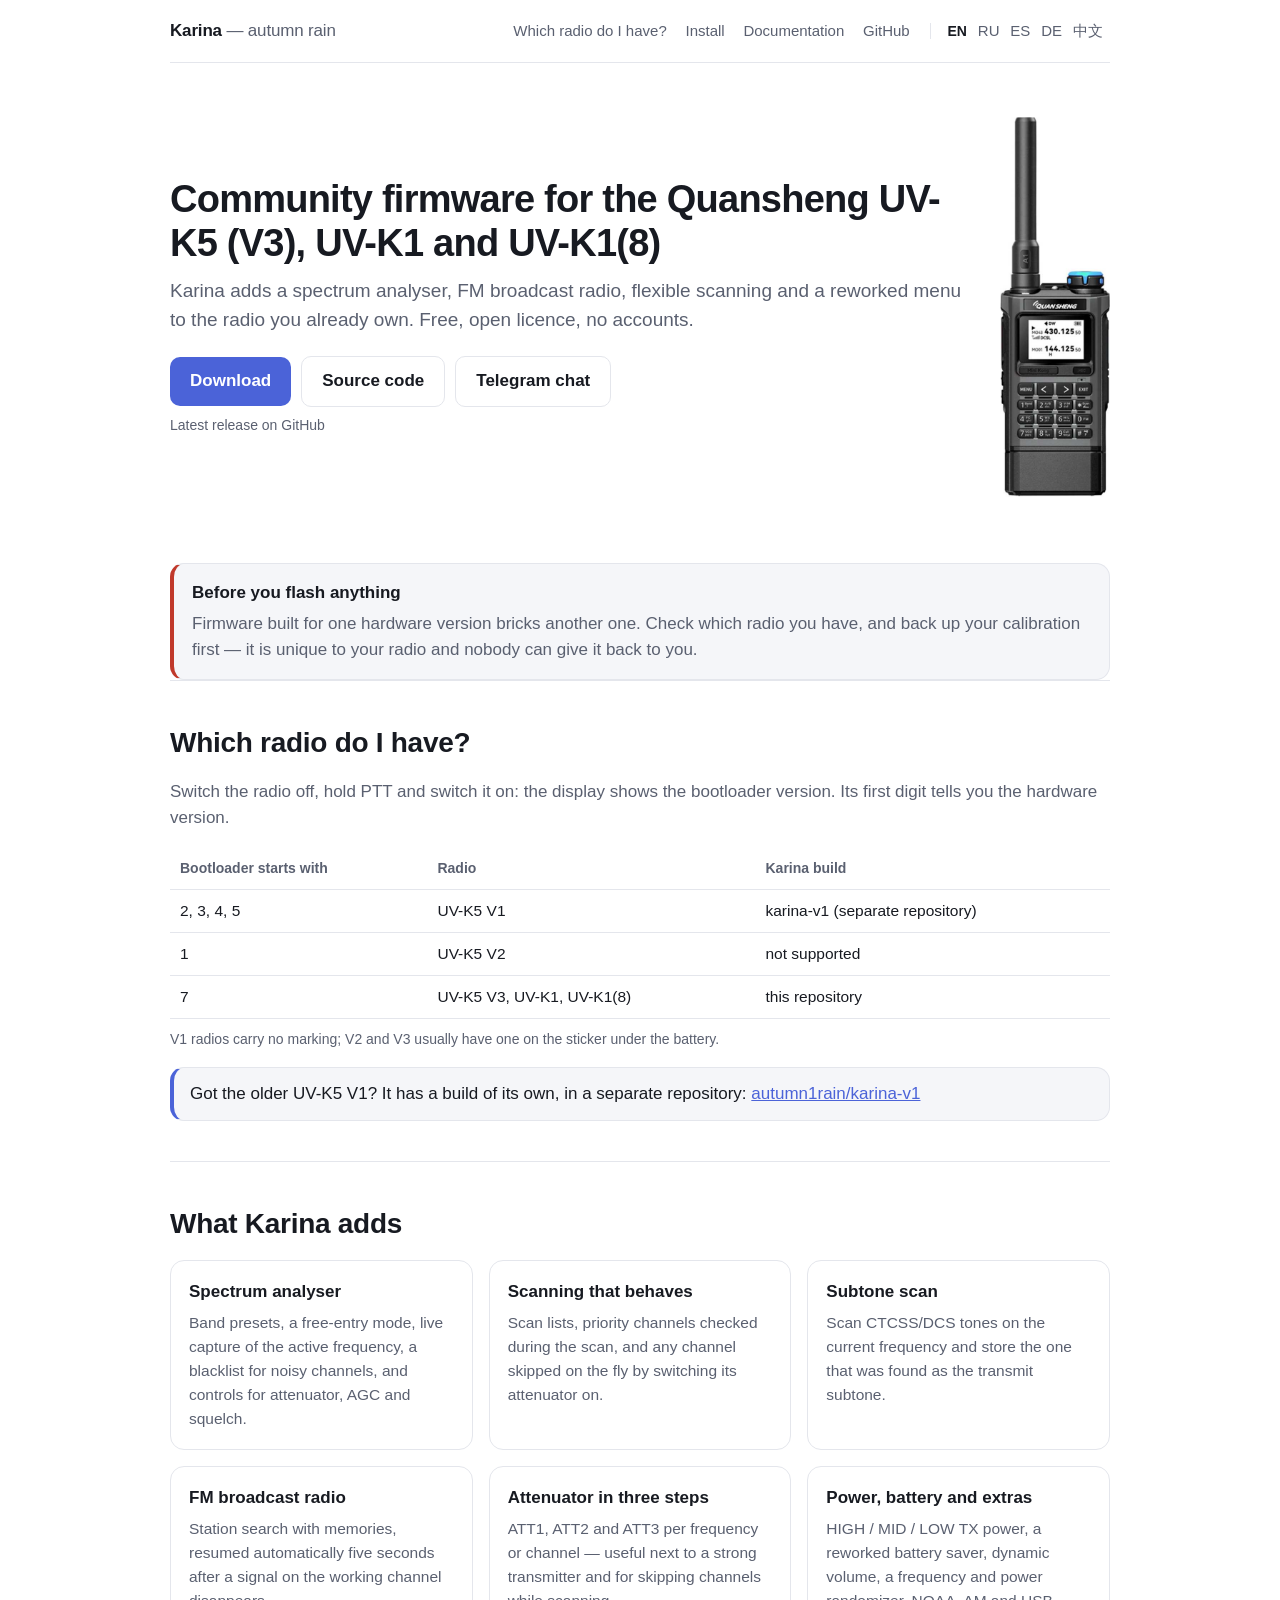
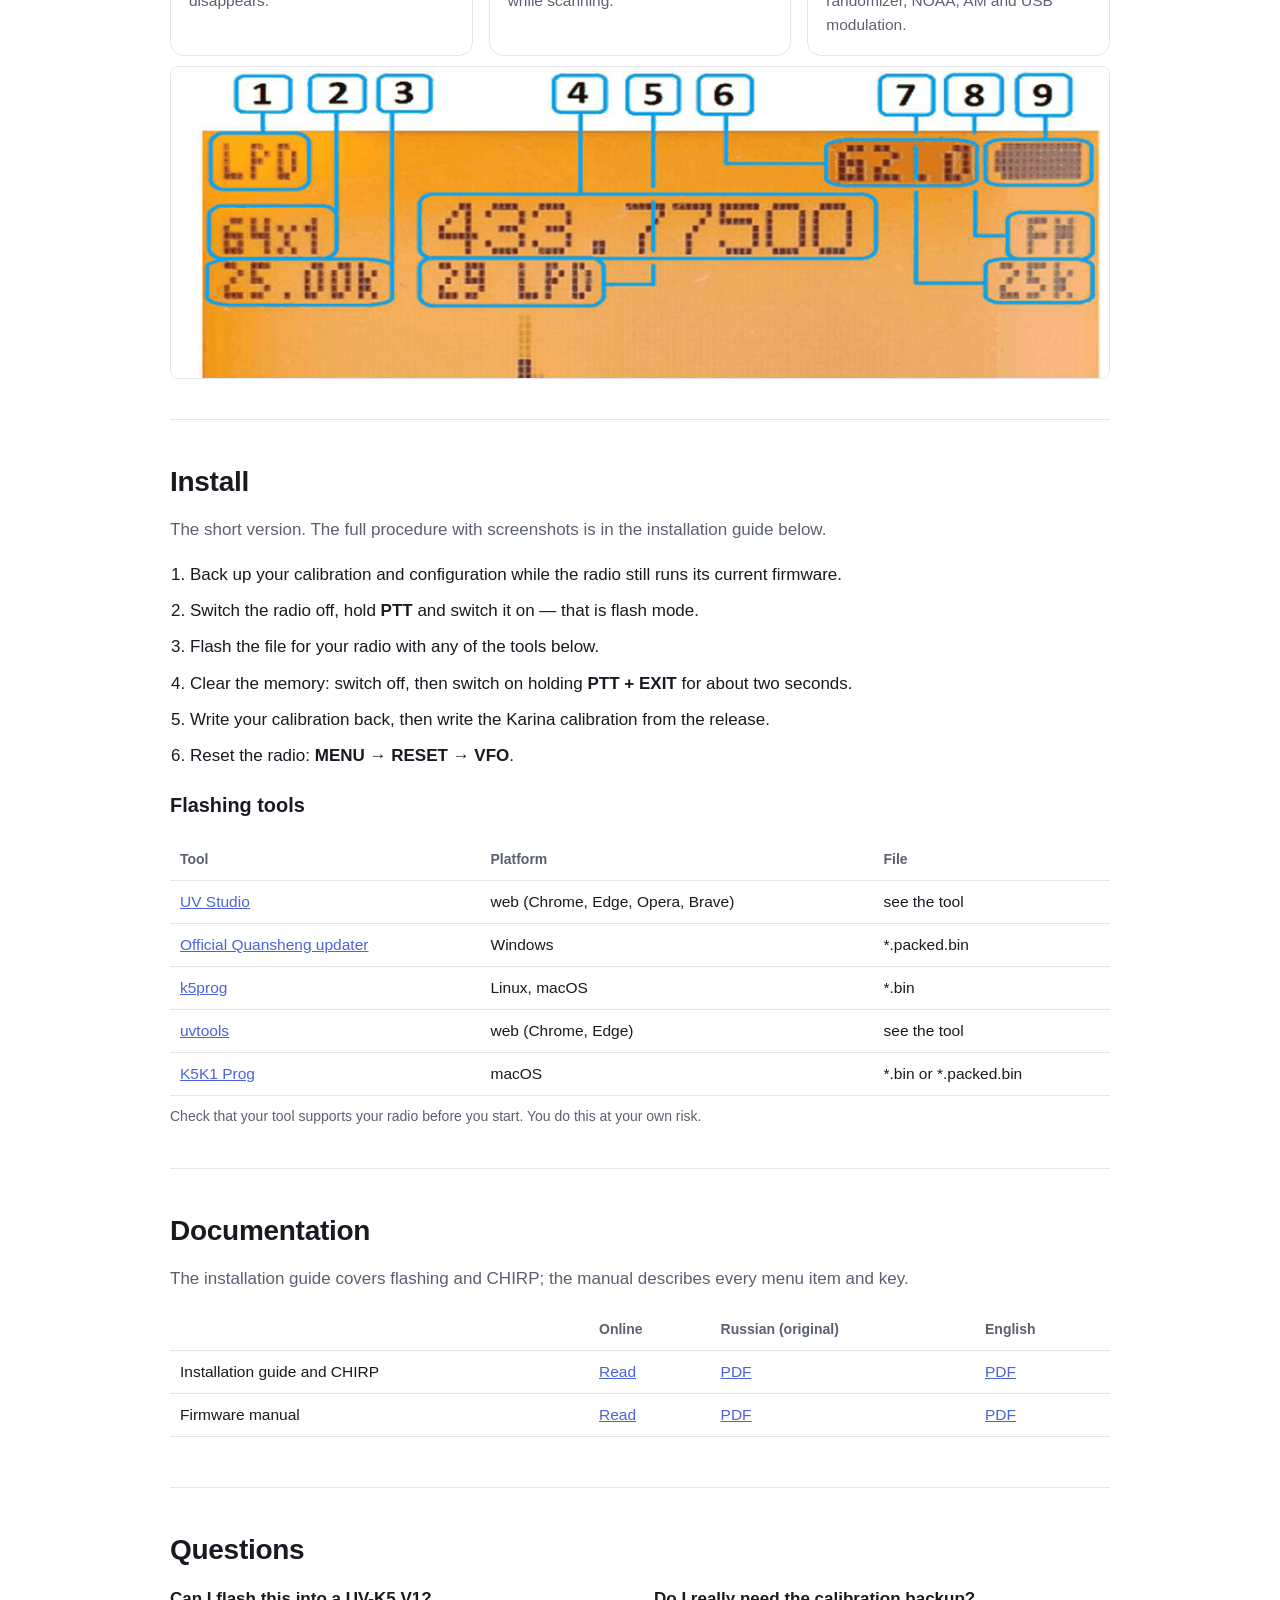
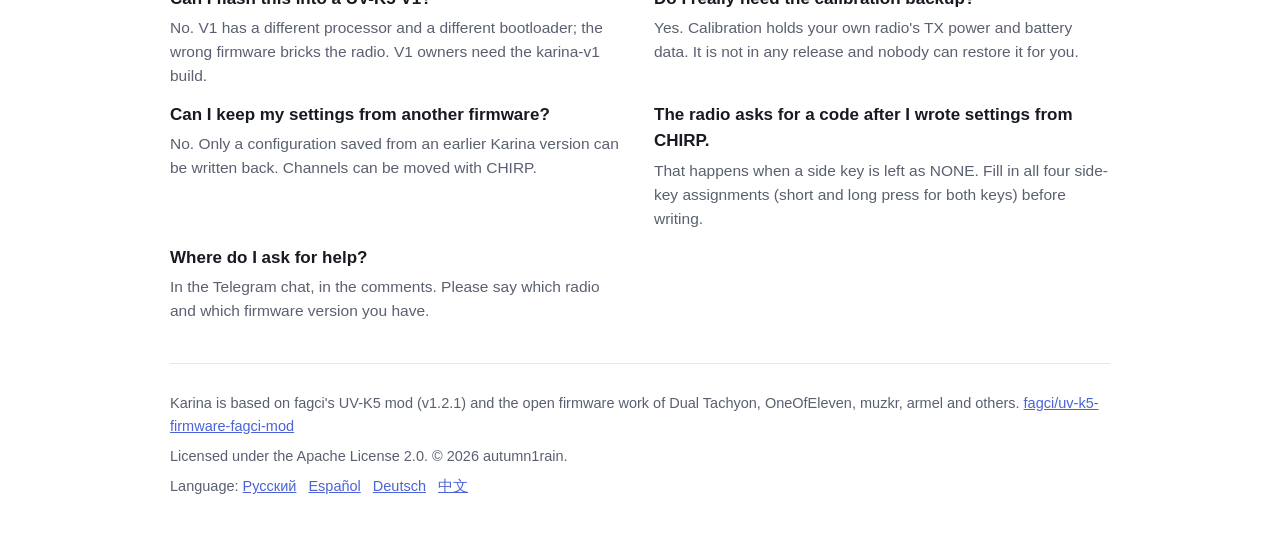
<file: docs/index.html>
<!doctype html>
<html lang="en">
<head>
<meta charset="utf-8">
<meta name="viewport" content="width=device-width, initial-scale=1">
<title>Karina firmware for Quansheng UV-K5 V3 and UV-K1</title>
<meta name="description" content="Karina (autumn rain) firmware for the Quansheng UV-K5 V3, UV-K1 and UV-K1(8): spectrum analyser, FM radio, scan lists. Free download.">
<link rel="canonical" href="https://autumn1rain.github.io/karina-v3-k1/">
<link rel="alternate" hreflang="en" href="https://autumn1rain.github.io/karina-v3-k1/"><link rel="alternate" hreflang="ru" href="https://autumn1rain.github.io/karina-v3-k1/ru/"><link rel="alternate" hreflang="es" href="https://autumn1rain.github.io/karina-v3-k1/es/"><link rel="alternate" hreflang="de" href="https://autumn1rain.github.io/karina-v3-k1/de/"><link rel="alternate" hreflang="zh" href="https://autumn1rain.github.io/karina-v3-k1/zh/"><link rel="alternate" hreflang="x-default" href="https://autumn1rain.github.io/karina-v3-k1/">
<meta property="og:type" content="website">
<meta property="og:title" content="Karina firmware for Quansheng UV-K5 V3 and UV-K1">
<meta property="og:description" content="Karina (autumn rain) firmware for the Quansheng UV-K5 V3, UV-K1 and UV-K1(8): spectrum analyser, FM radio, scan lists. Free download.">
<meta property="og:url" content="https://autumn1rain.github.io/karina-v3-k1/">
<meta property="og:image" content="https://autumn1rain.github.io/karina-v3-k1/assets/radio-k1.png">
<meta name="twitter:card" content="summary_large_image">
<meta name="theme-color" content="#4b63d8">
<link rel="stylesheet" href="assets/style.css">
<script type="application/ld+json">{"@context": "https://schema.org", "@type": "FAQPage", "mainEntity": [{"@type": "Question", "name": "Can I flash this into a UV-K5 V1?", "acceptedAnswer": {"@type": "Answer", "text": "No. V1 has a different processor and a different bootloader; the wrong firmware bricks the radio. V1 owners need the karina-v1 build."}}, {"@type": "Question", "name": "Do I really need the calibration backup?", "acceptedAnswer": {"@type": "Answer", "text": "Yes. Calibration holds your own radio's TX power and battery data. It is not in any release and nobody can restore it for you."}}, {"@type": "Question", "name": "Can I keep my settings from another firmware?", "acceptedAnswer": {"@type": "Answer", "text": "No. Only a configuration saved from an earlier Karina version can be written back. Channels can be moved with CHIRP."}}, {"@type": "Question", "name": "The radio asks for a code after I wrote settings from CHIRP.", "acceptedAnswer": {"@type": "Answer", "text": "That happens when a side key is left as NONE. Fill in all four side-key assignments (short and long press for both keys) before writing."}}, {"@type": "Question", "name": "Where do I ask for help?", "acceptedAnswer": {"@type": "Answer", "text": "In the Telegram chat, in the comments. Please say which radio and which firmware version you have."}}]}</script>
<script type="application/ld+json">{"@context": "https://schema.org", "@type": "SoftwareApplication", "name": "Karina firmware", "applicationCategory": "UtilitiesApplication", "operatingSystem": "Quansheng UV-K5 V3, UV-K1", "url": "https://autumn1rain.github.io/karina-v3-k1/", "downloadUrl": "https://github.com/autumn1rain/karina-v3-k1/releases/latest", "license": "https://www.apache.org/licenses/LICENSE-2.0", "offers": {"@type": "Offer", "price": "0", "priceCurrency": "USD"}}</script>
</head>
<body>
<div class="wrap">
<header class="top">
  <div class="brand">Karina <span>— autumn rain</span></div>
  <nav>
    <a href="#radios">Which radio do I have?</a>
    <a href="#install">Install</a>
    <a href="#docs">Documentation</a>
    <a href="https://github.com/autumn1rain/karina-v3-k1">GitHub</a>
    <span class="langsel"><b>EN</b> <a href="https://autumn1rain.github.io/karina-v3-k1/ru/" hreflang="ru" title="Русский">RU</a> <a href="https://autumn1rain.github.io/karina-v3-k1/es/" hreflang="es" title="Español">ES</a> <a href="https://autumn1rain.github.io/karina-v3-k1/de/" hreflang="de" title="Deutsch">DE</a> <a href="https://autumn1rain.github.io/karina-v3-k1/zh/" hreflang="zh" title="中文">中文</a></span>
  </nav>
</header>

<div class="hero">
  <div class="hero-text">
    <h1>Community firmware for the Quansheng UV-K5 (V3), UV-K1 and UV-K1(8)</h1>
    <p class="tagline">Karina adds a spectrum analyser, FM broadcast radio, flexible scanning and a reworked menu to the radio you already own. Free, open licence, no accounts.</p>
    <div class="cta">
      <a class="btn" href="https://github.com/autumn1rain/karina-v3-k1/releases/latest">Download</a>
      <a class="btn ghost" href="https://github.com/autumn1rain/karina-v3-k1">Source code</a>
      <a class="btn ghost" href="https://t.me/k5fwmod">Telegram chat</a>
    </div>
    <p class="sub">Latest release on GitHub</p>
    
  </div>
  <img src="assets/radio-k1.png" alt="Quansheng UV-K1">
</div>

<div class="warn">
  <b>Before you flash anything</b>
  <p>Firmware built for one hardware version bricks another one. Check which radio you have, and back up your calibration first — it is unique to your radio and nobody can give it back to you.</p>
</div>

<section id="radios">
  <h2>Which radio do I have?<a class="anchor" href="#radios" aria-label="Link to this section">#</a></h2>
  <p class="lede">Switch the radio off, hold PTT and switch it on: the display shows the bootloader version. Its first digit tells you the hardware version.</p>
  <table><thead><tr><th>Bootloader starts with</th><th>Radio</th><th>Karina build</th></tr></thead><tbody><tr><td>2, 3, 4, 5</td><td>UV-K5 V1</td><td>karina-v1 (separate repository)</td></tr><tr><td>1</td><td>UV-K5 V2</td><td>not supported</td></tr><tr><td>7</td><td>UV-K5 V3, UV-K1, UV-K1(8)</td><td>this repository</td></tr></tbody></table>
  <p class="sub">V1 radios carry no marking; V2 and V3 usually have one on the sticker under the battery.</p>
  <p class="hint">Got the older UV-K5 V1? It has a build of its own, in a separate repository: <a href="https://github.com/autumn1rain/karina-v1">autumn1rain/karina-v1</a></p>
</section>

<section id="features">
  <h2>What Karina adds<a class="anchor" href="#features" aria-label="Link to this section">#</a></h2>
  <div class="cards"><div class="card"><h3>Spectrum analyser</h3><p>Band presets, a free-entry mode, live capture of the active frequency, a blacklist for noisy channels, and controls for attenuator, AGC and squelch.</p></div><div class="card"><h3>Scanning that behaves</h3><p>Scan lists, priority channels checked during the scan, and any channel skipped on the fly by switching its attenuator on.</p></div><div class="card"><h3>Subtone scan</h3><p>Scan CTCSS/DCS tones on the current frequency and store the one that was found as the transmit subtone.</p></div><div class="card"><h3>FM broadcast radio</h3><p>Station search with memories, resumed automatically five seconds after a signal on the working channel disappears.</p></div><div class="card"><h3>Attenuator in three steps</h3><p>ATT1, ATT2 and ATT3 per frequency or channel — useful next to a strong transmitter and for skipping channels while scanning.</p></div><div class="card"><h3>Power, battery and extras</h3><p>HIGH / MID / LOW TX power, a reworked battery saver, dynamic volume, a frequency and power randomizer, NOAA, AM and USB modulation.</p></div></div>
  <div class="shots"><img src="assets/spectrum.png" alt="Spectrum analyser screen"></div>
</section>

<section id="install">
  <h2>Install<a class="anchor" href="#install" aria-label="Link to this section">#</a></h2>
  <p class="lede">The short version. The full procedure with screenshots is in the installation guide below.</p>
  <ol class="steps"><li>Back up your calibration and configuration while the radio still runs its current firmware.</li><li>Switch the radio off, hold <b>PTT</b> and switch it on — that is flash mode.</li><li>Flash the file for your radio with any of the tools below.</li><li>Clear the memory: switch off, then switch on holding <b>PTT + EXIT</b> for about two seconds.</li><li>Write your calibration back, then write the Karina calibration from the release.</li><li>Reset the radio: <b>MENU → RESET → VFO</b>.</li></ol>
  <h3>Flashing tools</h3>
  <table><thead><tr><th>Tool</th><th>Platform</th><th>File</th></tr></thead><tbody><tr><td><a href="https://armel.github.io/uvstudio/#flash">UV Studio</a></td><td>web (Chrome, Edge, Opera, Brave)</td><td>see the tool</td></tr><tr><td><a href="https://en.qsfj.com/support/downloads/8483">Official Quansheng updater</a></td><td>Windows</td><td>*.packed.bin</td></tr><tr><td><a href="https://github.com/sq5bpf/k5prog">k5prog</a></td><td>Linux, macOS</td><td>*.bin</td></tr><tr><td><a href="https://egzumer.github.io/uvtools">uvtools</a></td><td>web (Chrome, Edge)</td><td>see the tool</td></tr><tr><td><a href="https://github.com/ERuban/k5k1prog-mac">K5K1 Prog</a></td><td>macOS</td><td>*.bin or *.packed.bin</td></tr></tbody></table>
  <p class="sub">Check that your tool supports your radio before you start. You do this at your own risk.</p>
</section>

<section id="docs">
  <h2>Documentation<a class="anchor" href="#docs" aria-label="Link to this section">#</a></h2>
  <p class="lede">The installation guide covers flashing and CHIRP; the manual describes every menu item and key.</p>
  <table><thead><tr><th>&nbsp;</th><th>Online</th>
  <th>Russian (original)</th><th>English</th></tr></thead>
  <tbody>
  <tr><td>Installation guide and CHIRP</td>
      <td><a href="install/">Read</a></td>
      <td><a href="https://github.com/autumn1rain/karina-v3-k1/blob/main/karina-v3-k1-install.pdf">PDF</a></td>
      <td><a href="https://github.com/autumn1rain/karina-v3-k1/blob/main/karina-v3-k1-install-en.pdf">PDF</a></td></tr>
  <tr><td>Firmware manual</td>
      <td><a href="manual/">Read</a></td>
      <td><a href="https://github.com/autumn1rain/karina-v3-k1/blob/main/karina-v3-k1-manual.pdf">PDF</a></td>
      <td><a href="https://github.com/autumn1rain/karina-v3-k1/blob/main/karina-v3-k1-manual-en.pdf">PDF</a></td></tr>
  </tbody></table>
</section>

<section id="faq">
  <h2>Questions<a class="anchor" href="#faq" aria-label="Link to this section">#</a></h2>
  <div class="qa"><div><h3>Can I flash this into a UV-K5 V1?</h3><p>No. V1 has a different processor and a different bootloader; the wrong firmware bricks the radio. V1 owners need the karina-v1 build.</p></div><div><h3>Do I really need the calibration backup?</h3><p>Yes. Calibration holds your own radio&#x27;s TX power and battery data. It is not in any release and nobody can restore it for you.</p></div><div><h3>Can I keep my settings from another firmware?</h3><p>No. Only a configuration saved from an earlier Karina version can be written back. Channels can be moved with CHIRP.</p></div><div><h3>The radio asks for a code after I wrote settings from CHIRP.</h3><p>That happens when a side key is left as NONE. Fill in all four side-key assignments (short and long press for both keys) before writing.</p></div><div><h3>Where do I ask for help?</h3><p>In the Telegram chat, in the comments. Please say which radio and which firmware version you have.</p></div></div>
</section>

<footer>
  <p>Karina is based on fagci&#x27;s UV-K5 mod (v1.2.1) and the open firmware work of Dual Tachyon, OneOfEleven, muzkr, armel and others. <a href="https://github.com/fagci/uv-k5-firmware-fagci-mod">fagci/uv-k5-firmware-fagci-mod</a></p>
  <p>Licensed under the Apache License 2.0. © 2026 autumn1rain.</p>
  <p class="langs">Language: <a href="https://autumn1rain.github.io/karina-v3-k1/ru/">Русский</a><a href="https://autumn1rain.github.io/karina-v3-k1/es/">Español</a><a href="https://autumn1rain.github.io/karina-v3-k1/de/">Deutsch</a><a href="https://autumn1rain.github.io/karina-v3-k1/zh/">中文</a></p>
</footer>
</div>
</body>
</html>
</file>
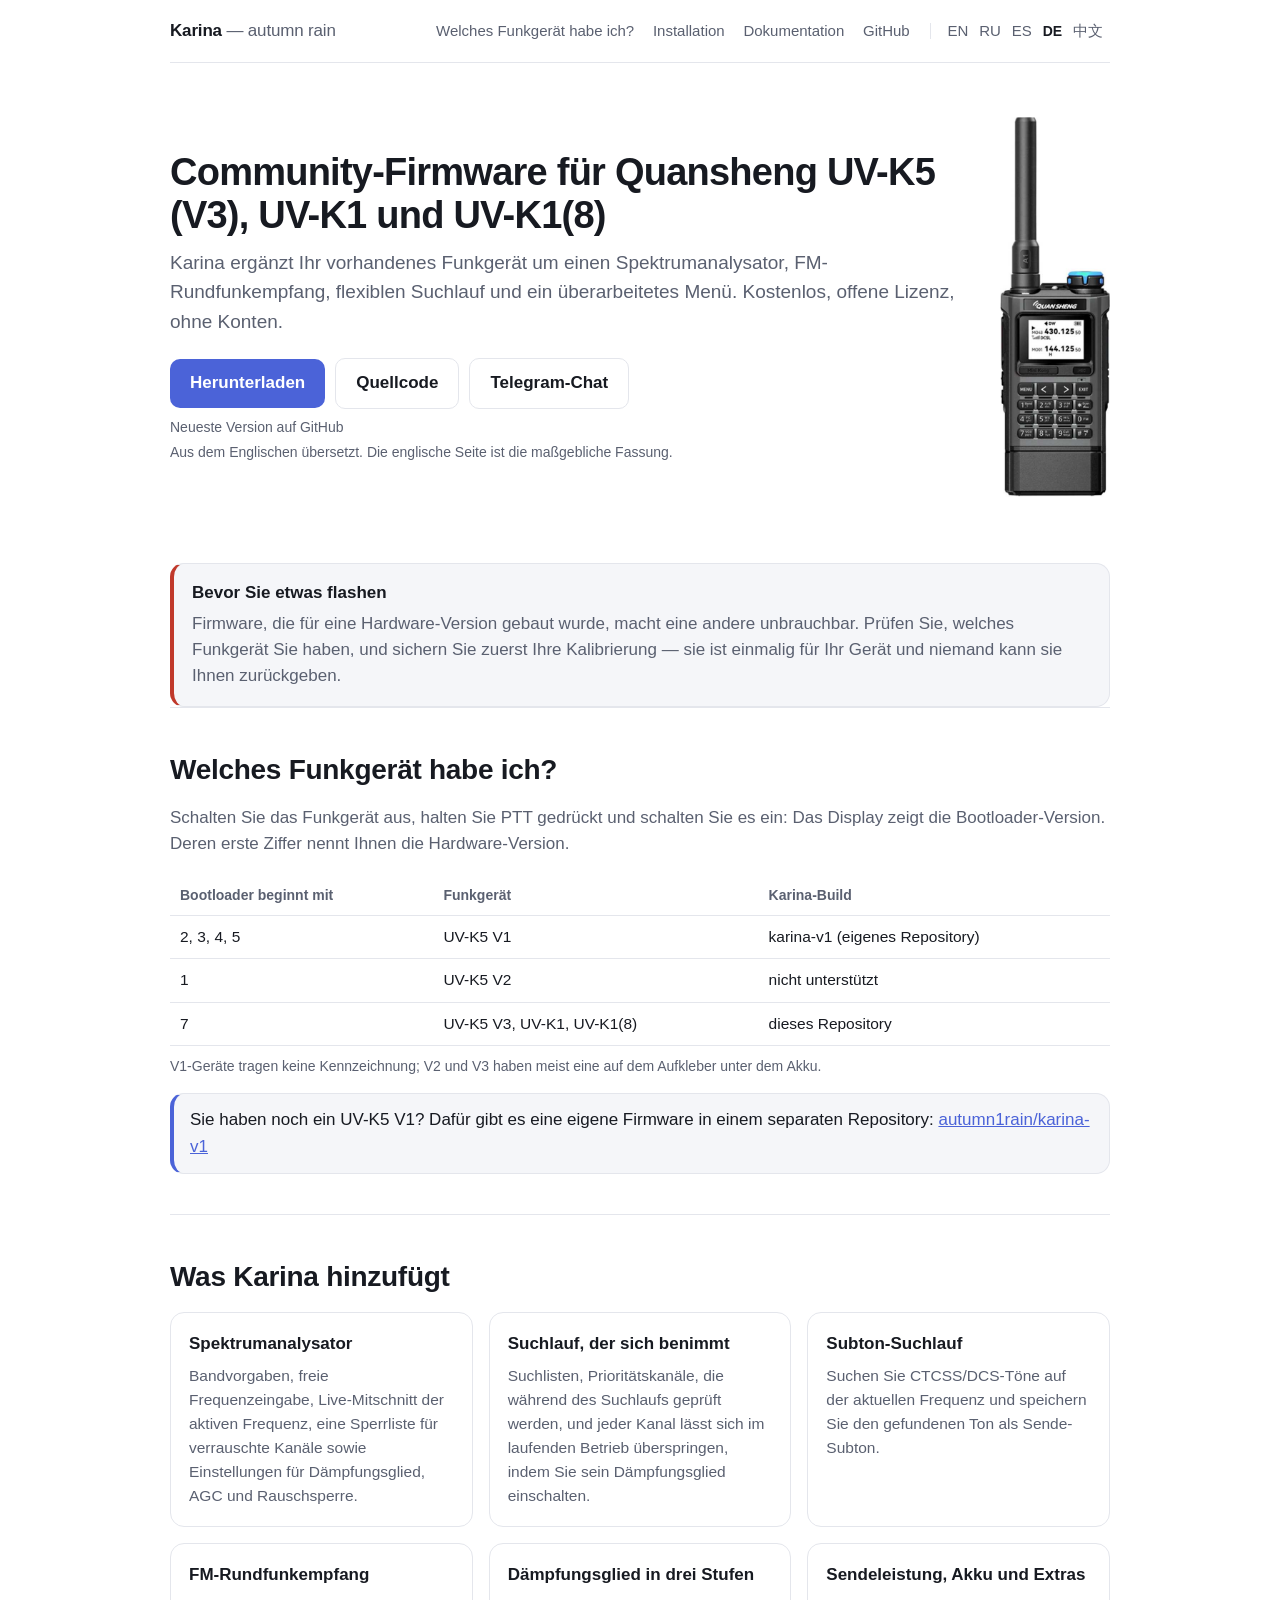
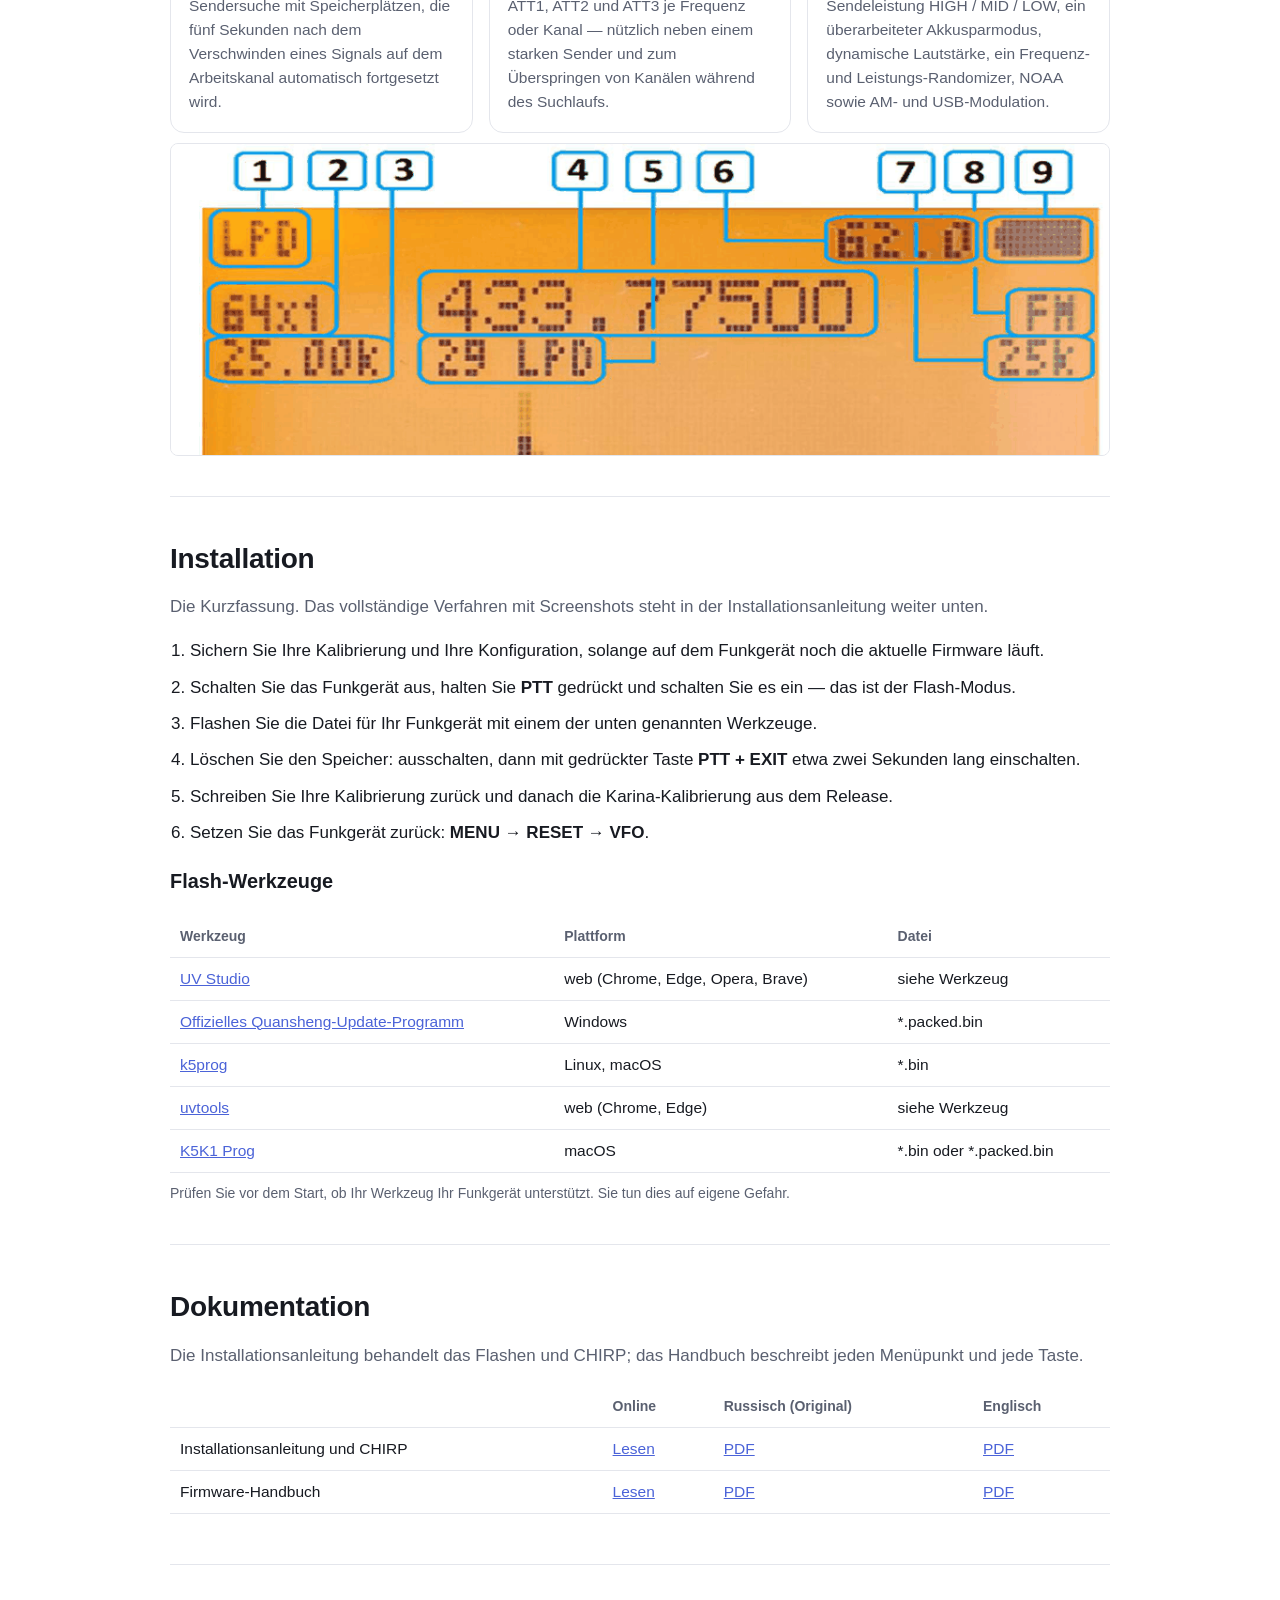
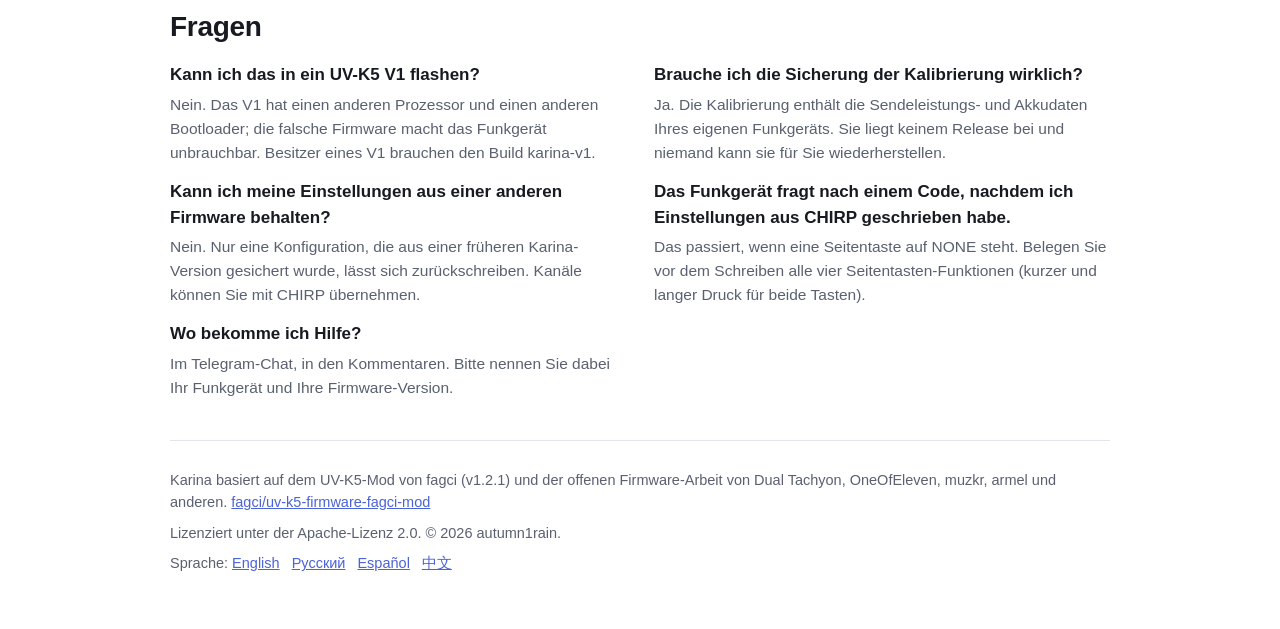
<file: docs/de/index.html>
<!doctype html>
<html lang="de">
<head>
<meta charset="utf-8">
<meta name="viewport" content="width=device-width, initial-scale=1">
<title>Karina Firmware für Quansheng UV-K5 V3 und UV-K1</title>
<meta name="description" content="Karina (autumn rain) Firmware für Quansheng UV-K5 V3, UV-K1 und UV-K1(8): Spektrumanalysator, FM-Radio, Suchlisten. Gratis-Download.">
<link rel="canonical" href="https://autumn1rain.github.io/karina-v3-k1/de/">
<link rel="alternate" hreflang="en" href="https://autumn1rain.github.io/karina-v3-k1/"><link rel="alternate" hreflang="ru" href="https://autumn1rain.github.io/karina-v3-k1/ru/"><link rel="alternate" hreflang="es" href="https://autumn1rain.github.io/karina-v3-k1/es/"><link rel="alternate" hreflang="de" href="https://autumn1rain.github.io/karina-v3-k1/de/"><link rel="alternate" hreflang="zh" href="https://autumn1rain.github.io/karina-v3-k1/zh/"><link rel="alternate" hreflang="x-default" href="https://autumn1rain.github.io/karina-v3-k1/">
<meta property="og:type" content="website">
<meta property="og:title" content="Karina Firmware für Quansheng UV-K5 V3 und UV-K1">
<meta property="og:description" content="Karina (autumn rain) Firmware für Quansheng UV-K5 V3, UV-K1 und UV-K1(8): Spektrumanalysator, FM-Radio, Suchlisten. Gratis-Download.">
<meta property="og:url" content="https://autumn1rain.github.io/karina-v3-k1/de/">
<meta property="og:image" content="https://autumn1rain.github.io/karina-v3-k1/assets/radio-k1.png">
<meta name="twitter:card" content="summary_large_image">
<meta name="theme-color" content="#4b63d8">
<link rel="stylesheet" href="../assets/style.css">
<script type="application/ld+json">{"@context": "https://schema.org", "@type": "FAQPage", "mainEntity": [{"@type": "Question", "name": "Kann ich das in ein UV-K5 V1 flashen?", "acceptedAnswer": {"@type": "Answer", "text": "Nein. Das V1 hat einen anderen Prozessor und einen anderen Bootloader; die falsche Firmware macht das Funkgerät unbrauchbar. Besitzer eines V1 brauchen den Build karina-v1."}}, {"@type": "Question", "name": "Brauche ich die Sicherung der Kalibrierung wirklich?", "acceptedAnswer": {"@type": "Answer", "text": "Ja. Die Kalibrierung enthält die Sendeleistungs- und Akkudaten Ihres eigenen Funkgeräts. Sie liegt keinem Release bei und niemand kann sie für Sie wiederherstellen."}}, {"@type": "Question", "name": "Kann ich meine Einstellungen aus einer anderen Firmware behalten?", "acceptedAnswer": {"@type": "Answer", "text": "Nein. Nur eine Konfiguration, die aus einer früheren Karina-Version gesichert wurde, lässt sich zurückschreiben. Kanäle können Sie mit CHIRP übernehmen."}}, {"@type": "Question", "name": "Das Funkgerät fragt nach einem Code, nachdem ich Einstellungen aus CHIRP geschrieben habe.", "acceptedAnswer": {"@type": "Answer", "text": "Das passiert, wenn eine Seitentaste auf NONE steht. Belegen Sie vor dem Schreiben alle vier Seitentasten-Funktionen (kurzer und langer Druck für beide Tasten)."}}, {"@type": "Question", "name": "Wo bekomme ich Hilfe?", "acceptedAnswer": {"@type": "Answer", "text": "Im Telegram-Chat, in den Kommentaren. Bitte nennen Sie dabei Ihr Funkgerät und Ihre Firmware-Version."}}]}</script>
<script type="application/ld+json">{"@context": "https://schema.org", "@type": "SoftwareApplication", "name": "Karina firmware", "applicationCategory": "UtilitiesApplication", "operatingSystem": "Quansheng UV-K5 V3, UV-K1", "url": "https://autumn1rain.github.io/karina-v3-k1/", "downloadUrl": "https://github.com/autumn1rain/karina-v3-k1/releases/latest", "license": "https://www.apache.org/licenses/LICENSE-2.0", "offers": {"@type": "Offer", "price": "0", "priceCurrency": "USD"}}</script>
</head>
<body>
<div class="wrap">
<header class="top">
  <div class="brand">Karina <span>— autumn rain</span></div>
  <nav>
    <a href="#radios">Welches Funkgerät habe ich?</a>
    <a href="#install">Installation</a>
    <a href="#docs">Dokumentation</a>
    <a href="https://github.com/autumn1rain/karina-v3-k1">GitHub</a>
    <span class="langsel"><a href="https://autumn1rain.github.io/karina-v3-k1/" hreflang="en" title="English">EN</a> <a href="https://autumn1rain.github.io/karina-v3-k1/ru/" hreflang="ru" title="Русский">RU</a> <a href="https://autumn1rain.github.io/karina-v3-k1/es/" hreflang="es" title="Español">ES</a> <b>DE</b> <a href="https://autumn1rain.github.io/karina-v3-k1/zh/" hreflang="zh" title="中文">中文</a></span>
  </nav>
</header>

<div class="hero">
  <div class="hero-text">
    <h1>Community-Firmware für Quansheng UV-K5 (V3), UV-K1 und UV-K1(8)</h1>
    <p class="tagline">Karina ergänzt Ihr vorhandenes Funkgerät um einen Spektrumanalysator, FM-Rundfunkempfang, flexiblen Suchlauf und ein überarbeitetes Menü. Kostenlos, offene Lizenz, ohne Konten.</p>
    <div class="cta">
      <a class="btn" href="https://github.com/autumn1rain/karina-v3-k1/releases/latest">Herunterladen</a>
      <a class="btn ghost" href="https://github.com/autumn1rain/karina-v3-k1">Quellcode</a>
      <a class="btn ghost" href="https://t.me/k5fwmod">Telegram-Chat</a>
    </div>
    <p class="sub">Neueste Version auf GitHub</p>
    <p class="sub">Aus dem Englischen übersetzt. Die englische Seite ist die maßgebliche Fassung.</p>
  </div>
  <img src="../assets/radio-k1.png" alt="Quansheng UV-K1">
</div>

<div class="warn">
  <b>Bevor Sie etwas flashen</b>
  <p>Firmware, die für eine Hardware-Version gebaut wurde, macht eine andere unbrauchbar. Prüfen Sie, welches Funkgerät Sie haben, und sichern Sie zuerst Ihre Kalibrierung — sie ist einmalig für Ihr Gerät und niemand kann sie Ihnen zurückgeben.</p>
</div>

<section id="radios">
  <h2>Welches Funkgerät habe ich?<a class="anchor" href="#radios" aria-label="Link zu diesem Abschnitt">#</a></h2>
  <p class="lede">Schalten Sie das Funkgerät aus, halten Sie PTT gedrückt und schalten Sie es ein: Das Display zeigt die Bootloader-Version. Deren erste Ziffer nennt Ihnen die Hardware-Version.</p>
  <table><thead><tr><th>Bootloader beginnt mit</th><th>Funkgerät</th><th>Karina-Build</th></tr></thead><tbody><tr><td>2, 3, 4, 5</td><td>UV-K5 V1</td><td>karina-v1 (eigenes Repository)</td></tr><tr><td>1</td><td>UV-K5 V2</td><td>nicht unterstützt</td></tr><tr><td>7</td><td>UV-K5 V3, UV-K1, UV-K1(8)</td><td>dieses Repository</td></tr></tbody></table>
  <p class="sub">V1-Geräte tragen keine Kennzeichnung; V2 und V3 haben meist eine auf dem Aufkleber unter dem Akku.</p>
  <p class="hint">Sie haben noch ein UV-K5 V1? Dafür gibt es eine eigene Firmware in einem separaten Repository: <a href="https://github.com/autumn1rain/karina-v1">autumn1rain/karina-v1</a></p>
</section>

<section id="features">
  <h2>Was Karina hinzufügt<a class="anchor" href="#features" aria-label="Link zu diesem Abschnitt">#</a></h2>
  <div class="cards"><div class="card"><h3>Spektrumanalysator</h3><p>Bandvorgaben, freie Frequenzeingabe, Live-Mitschnitt der aktiven Frequenz, eine Sperrliste für verrauschte Kanäle sowie Einstellungen für Dämpfungsglied, AGC und Rauschsperre.</p></div><div class="card"><h3>Suchlauf, der sich benimmt</h3><p>Suchlisten, Prioritätskanäle, die während des Suchlaufs geprüft werden, und jeder Kanal lässt sich im laufenden Betrieb überspringen, indem Sie sein Dämpfungsglied einschalten.</p></div><div class="card"><h3>Subton-Suchlauf</h3><p>Suchen Sie CTCSS/DCS-Töne auf der aktuellen Frequenz und speichern Sie den gefundenen Ton als Sende-Subton.</p></div><div class="card"><h3>FM-Rundfunkempfang</h3><p>Sendersuche mit Speicherplätzen, die fünf Sekunden nach dem Verschwinden eines Signals auf dem Arbeitskanal automatisch fortgesetzt wird.</p></div><div class="card"><h3>Dämpfungsglied in drei Stufen</h3><p>ATT1, ATT2 und ATT3 je Frequenz oder Kanal — nützlich neben einem starken Sender und zum Überspringen von Kanälen während des Suchlaufs.</p></div><div class="card"><h3>Sendeleistung, Akku und Extras</h3><p>Sendeleistung HIGH / MID / LOW, ein überarbeiteter Akkusparmodus, dynamische Lautstärke, ein Frequenz- und Leistungs-Randomizer, NOAA sowie AM- und USB-Modulation.</p></div></div>
  <div class="shots"><img src="../assets/spectrum.png" alt="Spectrum analyser screen"></div>
</section>

<section id="install">
  <h2>Installation<a class="anchor" href="#install" aria-label="Link zu diesem Abschnitt">#</a></h2>
  <p class="lede">Die Kurzfassung. Das vollständige Verfahren mit Screenshots steht in der Installationsanleitung weiter unten.</p>
  <ol class="steps"><li>Sichern Sie Ihre Kalibrierung und Ihre Konfiguration, solange auf dem Funkgerät noch die aktuelle Firmware läuft.</li><li>Schalten Sie das Funkgerät aus, halten Sie <b>PTT</b> gedrückt und schalten Sie es ein — das ist der Flash-Modus.</li><li>Flashen Sie die Datei für Ihr Funkgerät mit einem der unten genannten Werkzeuge.</li><li>Löschen Sie den Speicher: ausschalten, dann mit gedrückter Taste <b>PTT + EXIT</b> etwa zwei Sekunden lang einschalten.</li><li>Schreiben Sie Ihre Kalibrierung zurück und danach die Karina-Kalibrierung aus dem Release.</li><li>Setzen Sie das Funkgerät zurück: <b>MENU → RESET → VFO</b>.</li></ol>
  <h3>Flash-Werkzeuge</h3>
  <table><thead><tr><th>Werkzeug</th><th>Plattform</th><th>Datei</th></tr></thead><tbody><tr><td><a href="https://armel.github.io/uvstudio/#flash">UV Studio</a></td><td>web (Chrome, Edge, Opera, Brave)</td><td>siehe Werkzeug</td></tr><tr><td><a href="https://en.qsfj.com/support/downloads/8483">Offizielles Quansheng-Update-Programm</a></td><td>Windows</td><td>*.packed.bin</td></tr><tr><td><a href="https://github.com/sq5bpf/k5prog">k5prog</a></td><td>Linux, macOS</td><td>*.bin</td></tr><tr><td><a href="https://egzumer.github.io/uvtools">uvtools</a></td><td>web (Chrome, Edge)</td><td>siehe Werkzeug</td></tr><tr><td><a href="https://github.com/ERuban/k5k1prog-mac">K5K1 Prog</a></td><td>macOS</td><td>*.bin oder *.packed.bin</td></tr></tbody></table>
  <p class="sub">Prüfen Sie vor dem Start, ob Ihr Werkzeug Ihr Funkgerät unterstützt. Sie tun dies auf eigene Gefahr.</p>
</section>

<section id="docs">
  <h2>Dokumentation<a class="anchor" href="#docs" aria-label="Link zu diesem Abschnitt">#</a></h2>
  <p class="lede">Die Installationsanleitung behandelt das Flashen und CHIRP; das Handbuch beschreibt jeden Menüpunkt und jede Taste.</p>
  <table><thead><tr><th>&nbsp;</th><th>Online</th>
  <th>Russisch (Original)</th><th>Englisch</th></tr></thead>
  <tbody>
  <tr><td>Installationsanleitung und CHIRP</td>
      <td><a href="install/">Lesen</a></td>
      <td><a href="https://github.com/autumn1rain/karina-v3-k1/blob/main/karina-v3-k1-install.pdf">PDF</a></td>
      <td><a href="https://github.com/autumn1rain/karina-v3-k1/blob/main/karina-v3-k1-install-en.pdf">PDF</a></td></tr>
  <tr><td>Firmware-Handbuch</td>
      <td><a href="manual/">Lesen</a></td>
      <td><a href="https://github.com/autumn1rain/karina-v3-k1/blob/main/karina-v3-k1-manual.pdf">PDF</a></td>
      <td><a href="https://github.com/autumn1rain/karina-v3-k1/blob/main/karina-v3-k1-manual-en.pdf">PDF</a></td></tr>
  </tbody></table>
</section>

<section id="faq">
  <h2>Fragen<a class="anchor" href="#faq" aria-label="Link zu diesem Abschnitt">#</a></h2>
  <div class="qa"><div><h3>Kann ich das in ein UV-K5 V1 flashen?</h3><p>Nein. Das V1 hat einen anderen Prozessor und einen anderen Bootloader; die falsche Firmware macht das Funkgerät unbrauchbar. Besitzer eines V1 brauchen den Build karina-v1.</p></div><div><h3>Brauche ich die Sicherung der Kalibrierung wirklich?</h3><p>Ja. Die Kalibrierung enthält die Sendeleistungs- und Akkudaten Ihres eigenen Funkgeräts. Sie liegt keinem Release bei und niemand kann sie für Sie wiederherstellen.</p></div><div><h3>Kann ich meine Einstellungen aus einer anderen Firmware behalten?</h3><p>Nein. Nur eine Konfiguration, die aus einer früheren Karina-Version gesichert wurde, lässt sich zurückschreiben. Kanäle können Sie mit CHIRP übernehmen.</p></div><div><h3>Das Funkgerät fragt nach einem Code, nachdem ich Einstellungen aus CHIRP geschrieben habe.</h3><p>Das passiert, wenn eine Seitentaste auf NONE steht. Belegen Sie vor dem Schreiben alle vier Seitentasten-Funktionen (kurzer und langer Druck für beide Tasten).</p></div><div><h3>Wo bekomme ich Hilfe?</h3><p>Im Telegram-Chat, in den Kommentaren. Bitte nennen Sie dabei Ihr Funkgerät und Ihre Firmware-Version.</p></div></div>
</section>

<footer>
  <p>Karina basiert auf dem UV-K5-Mod von fagci (v1.2.1) und der offenen Firmware-Arbeit von Dual Tachyon, OneOfEleven, muzkr, armel und anderen. <a href="https://github.com/fagci/uv-k5-firmware-fagci-mod">fagci/uv-k5-firmware-fagci-mod</a></p>
  <p>Lizenziert unter der Apache-Lizenz 2.0. © 2026 autumn1rain.</p>
  <p class="langs">Sprache: <a href="https://autumn1rain.github.io/karina-v3-k1/">English</a><a href="https://autumn1rain.github.io/karina-v3-k1/ru/">Русский</a><a href="https://autumn1rain.github.io/karina-v3-k1/es/">Español</a><a href="https://autumn1rain.github.io/karina-v3-k1/zh/">中文</a></p>
</footer>
</div>
</body>
</html>
</file>
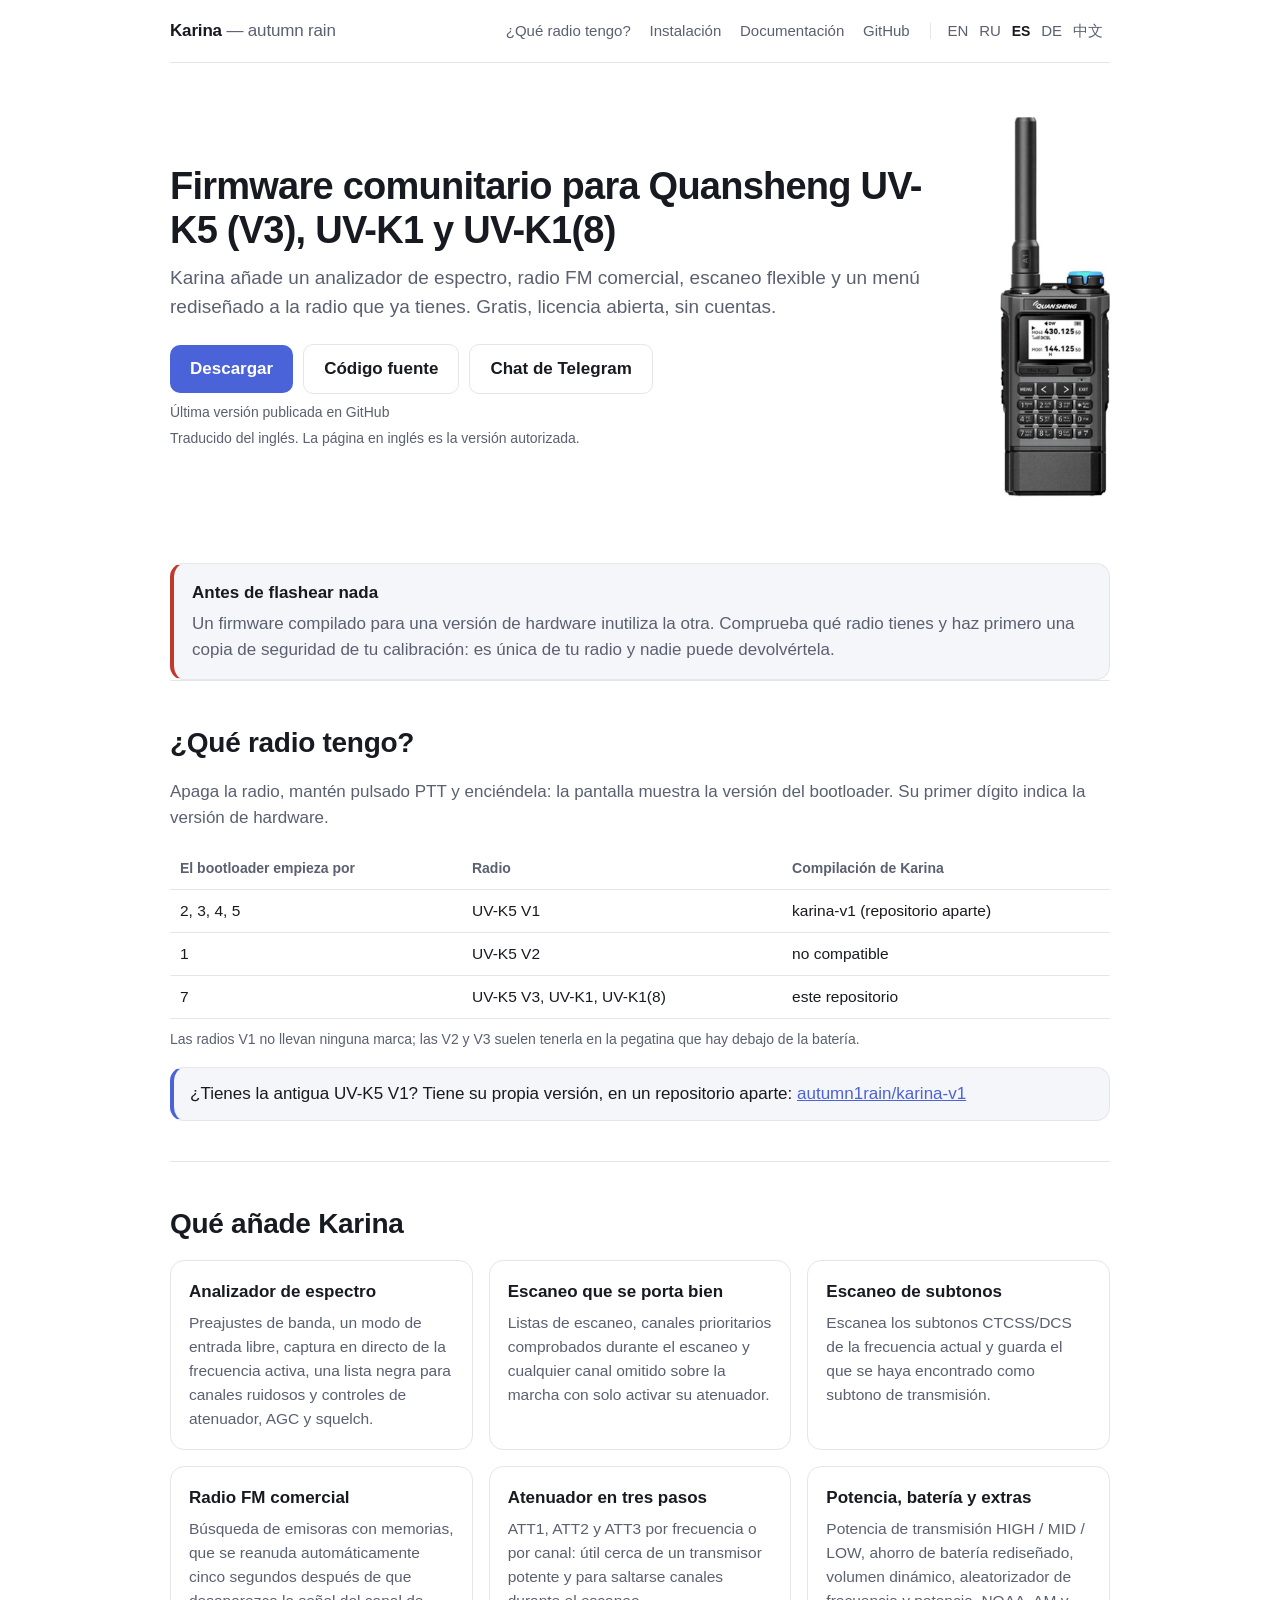
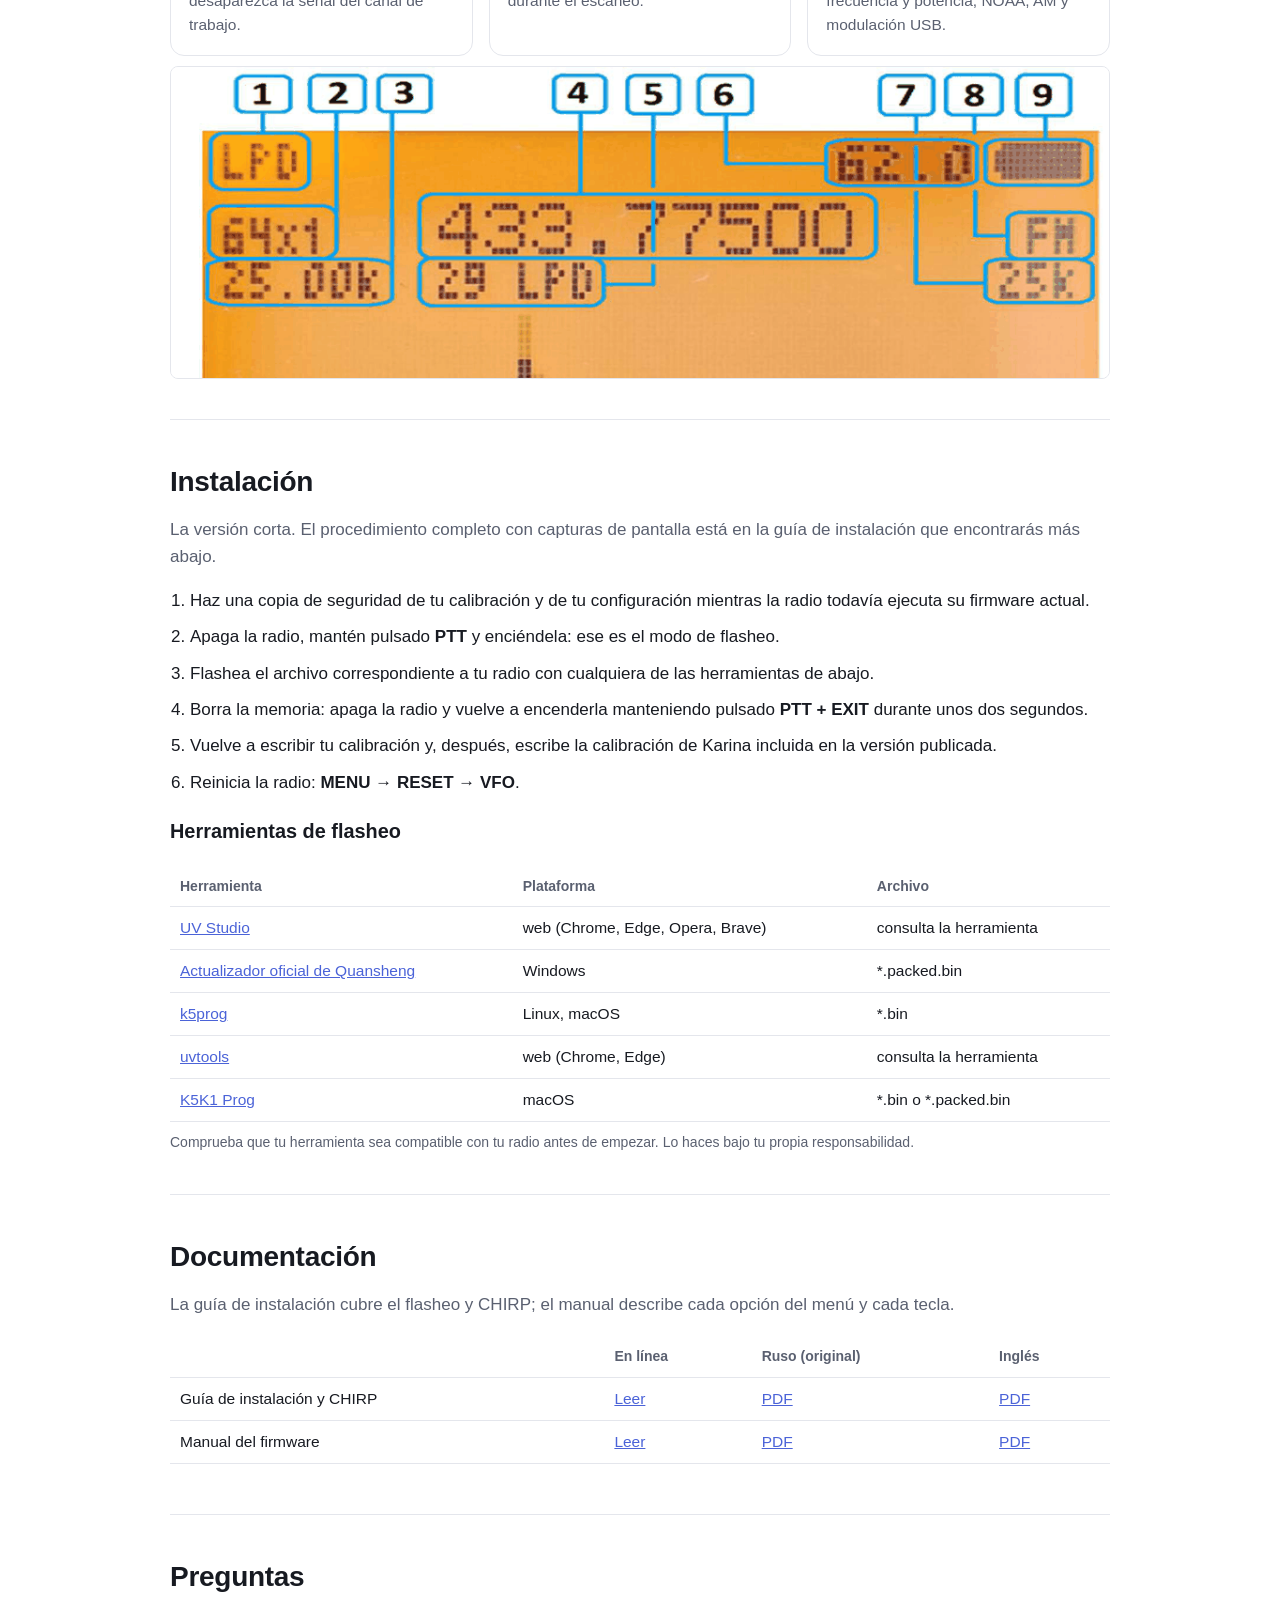
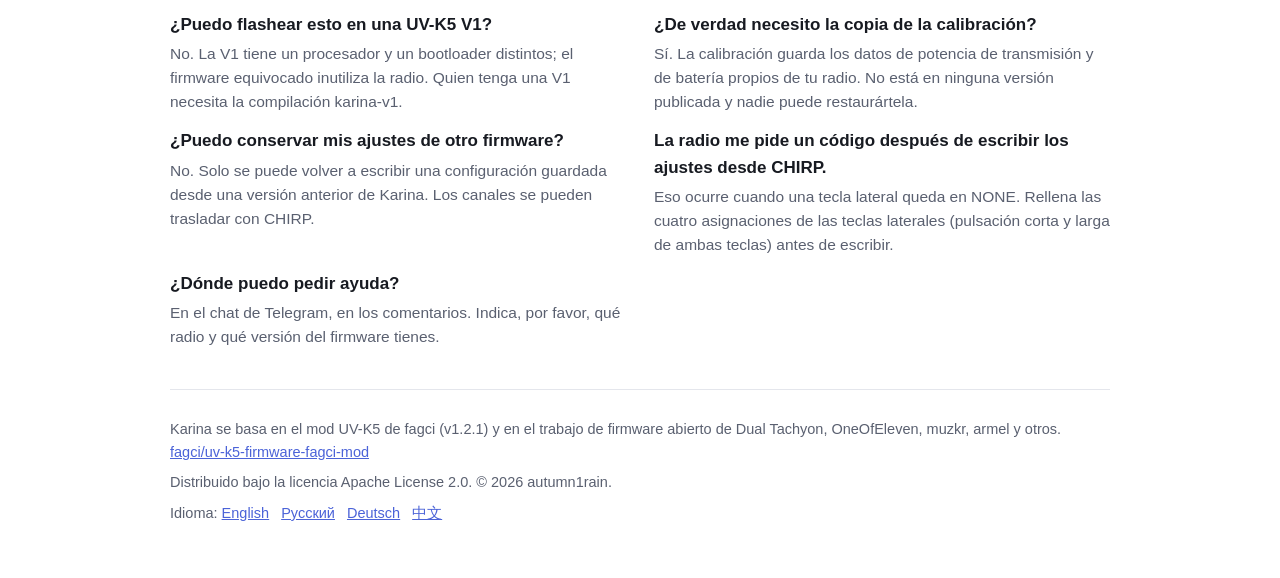
<file: docs/es/index.html>
<!doctype html>
<html lang="es">
<head>
<meta charset="utf-8">
<meta name="viewport" content="width=device-width, initial-scale=1">
<title>Firmware Karina para Quansheng UV-K5 V3 y UV-K1</title>
<meta name="description" content="Firmware Karina (autumn rain) para Quansheng UV-K5 V3, UV-K1 y UV-K1(8): analizador de espectro, radio FM, listas de escaneo. Descarga gratuita.">
<link rel="canonical" href="https://autumn1rain.github.io/karina-v3-k1/es/">
<link rel="alternate" hreflang="en" href="https://autumn1rain.github.io/karina-v3-k1/"><link rel="alternate" hreflang="ru" href="https://autumn1rain.github.io/karina-v3-k1/ru/"><link rel="alternate" hreflang="es" href="https://autumn1rain.github.io/karina-v3-k1/es/"><link rel="alternate" hreflang="de" href="https://autumn1rain.github.io/karina-v3-k1/de/"><link rel="alternate" hreflang="zh" href="https://autumn1rain.github.io/karina-v3-k1/zh/"><link rel="alternate" hreflang="x-default" href="https://autumn1rain.github.io/karina-v3-k1/">
<meta property="og:type" content="website">
<meta property="og:title" content="Firmware Karina para Quansheng UV-K5 V3 y UV-K1">
<meta property="og:description" content="Firmware Karina (autumn rain) para Quansheng UV-K5 V3, UV-K1 y UV-K1(8): analizador de espectro, radio FM, listas de escaneo. Descarga gratuita.">
<meta property="og:url" content="https://autumn1rain.github.io/karina-v3-k1/es/">
<meta property="og:image" content="https://autumn1rain.github.io/karina-v3-k1/assets/radio-k1.png">
<meta name="twitter:card" content="summary_large_image">
<meta name="theme-color" content="#4b63d8">
<link rel="stylesheet" href="../assets/style.css">
<script type="application/ld+json">{"@context": "https://schema.org", "@type": "FAQPage", "mainEntity": [{"@type": "Question", "name": "¿Puedo flashear esto en una UV-K5 V1?", "acceptedAnswer": {"@type": "Answer", "text": "No. La V1 tiene un procesador y un bootloader distintos; el firmware equivocado inutiliza la radio. Quien tenga una V1 necesita la compilación karina-v1."}}, {"@type": "Question", "name": "¿De verdad necesito la copia de la calibración?", "acceptedAnswer": {"@type": "Answer", "text": "Sí. La calibración guarda los datos de potencia de transmisión y de batería propios de tu radio. No está en ninguna versión publicada y nadie puede restaurártela."}}, {"@type": "Question", "name": "¿Puedo conservar mis ajustes de otro firmware?", "acceptedAnswer": {"@type": "Answer", "text": "No. Solo se puede volver a escribir una configuración guardada desde una versión anterior de Karina. Los canales se pueden trasladar con CHIRP."}}, {"@type": "Question", "name": "La radio me pide un código después de escribir los ajustes desde CHIRP.", "acceptedAnswer": {"@type": "Answer", "text": "Eso ocurre cuando una tecla lateral queda en NONE. Rellena las cuatro asignaciones de las teclas laterales (pulsación corta y larga de ambas teclas) antes de escribir."}}, {"@type": "Question", "name": "¿Dónde puedo pedir ayuda?", "acceptedAnswer": {"@type": "Answer", "text": "En el chat de Telegram, en los comentarios. Indica, por favor, qué radio y qué versión del firmware tienes."}}]}</script>
<script type="application/ld+json">{"@context": "https://schema.org", "@type": "SoftwareApplication", "name": "Karina firmware", "applicationCategory": "UtilitiesApplication", "operatingSystem": "Quansheng UV-K5 V3, UV-K1", "url": "https://autumn1rain.github.io/karina-v3-k1/", "downloadUrl": "https://github.com/autumn1rain/karina-v3-k1/releases/latest", "license": "https://www.apache.org/licenses/LICENSE-2.0", "offers": {"@type": "Offer", "price": "0", "priceCurrency": "USD"}}</script>
</head>
<body>
<div class="wrap">
<header class="top">
  <div class="brand">Karina <span>— autumn rain</span></div>
  <nav>
    <a href="#radios">¿Qué radio tengo?</a>
    <a href="#install">Instalación</a>
    <a href="#docs">Documentación</a>
    <a href="https://github.com/autumn1rain/karina-v3-k1">GitHub</a>
    <span class="langsel"><a href="https://autumn1rain.github.io/karina-v3-k1/" hreflang="en" title="English">EN</a> <a href="https://autumn1rain.github.io/karina-v3-k1/ru/" hreflang="ru" title="Русский">RU</a> <b>ES</b> <a href="https://autumn1rain.github.io/karina-v3-k1/de/" hreflang="de" title="Deutsch">DE</a> <a href="https://autumn1rain.github.io/karina-v3-k1/zh/" hreflang="zh" title="中文">中文</a></span>
  </nav>
</header>

<div class="hero">
  <div class="hero-text">
    <h1>Firmware comunitario para Quansheng UV-K5 (V3), UV-K1 y UV-K1(8)</h1>
    <p class="tagline">Karina añade un analizador de espectro, radio FM comercial, escaneo flexible y un menú rediseñado a la radio que ya tienes. Gratis, licencia abierta, sin cuentas.</p>
    <div class="cta">
      <a class="btn" href="https://github.com/autumn1rain/karina-v3-k1/releases/latest">Descargar</a>
      <a class="btn ghost" href="https://github.com/autumn1rain/karina-v3-k1">Código fuente</a>
      <a class="btn ghost" href="https://t.me/k5fwmod">Chat de Telegram</a>
    </div>
    <p class="sub">Última versión publicada en GitHub</p>
    <p class="sub">Traducido del inglés. La página en inglés es la versión autorizada.</p>
  </div>
  <img src="../assets/radio-k1.png" alt="Quansheng UV-K1">
</div>

<div class="warn">
  <b>Antes de flashear nada</b>
  <p>Un firmware compilado para una versión de hardware inutiliza la otra. Comprueba qué radio tienes y haz primero una copia de seguridad de tu calibración: es única de tu radio y nadie puede devolvértela.</p>
</div>

<section id="radios">
  <h2>¿Qué radio tengo?<a class="anchor" href="#radios" aria-label="Enlace a esta sección">#</a></h2>
  <p class="lede">Apaga la radio, mantén pulsado PTT y enciéndela: la pantalla muestra la versión del bootloader. Su primer dígito indica la versión de hardware.</p>
  <table><thead><tr><th>El bootloader empieza por</th><th>Radio</th><th>Compilación de Karina</th></tr></thead><tbody><tr><td>2, 3, 4, 5</td><td>UV-K5 V1</td><td>karina-v1 (repositorio aparte)</td></tr><tr><td>1</td><td>UV-K5 V2</td><td>no compatible</td></tr><tr><td>7</td><td>UV-K5 V3, UV-K1, UV-K1(8)</td><td>este repositorio</td></tr></tbody></table>
  <p class="sub">Las radios V1 no llevan ninguna marca; las V2 y V3 suelen tenerla en la pegatina que hay debajo de la batería.</p>
  <p class="hint">¿Tienes la antigua UV-K5 V1? Tiene su propia versión, en un repositorio aparte: <a href="https://github.com/autumn1rain/karina-v1">autumn1rain/karina-v1</a></p>
</section>

<section id="features">
  <h2>Qué añade Karina<a class="anchor" href="#features" aria-label="Enlace a esta sección">#</a></h2>
  <div class="cards"><div class="card"><h3>Analizador de espectro</h3><p>Preajustes de banda, un modo de entrada libre, captura en directo de la frecuencia activa, una lista negra para canales ruidosos y controles de atenuador, AGC y squelch.</p></div><div class="card"><h3>Escaneo que se porta bien</h3><p>Listas de escaneo, canales prioritarios comprobados durante el escaneo y cualquier canal omitido sobre la marcha con solo activar su atenuador.</p></div><div class="card"><h3>Escaneo de subtonos</h3><p>Escanea los subtonos CTCSS/DCS de la frecuencia actual y guarda el que se haya encontrado como subtono de transmisión.</p></div><div class="card"><h3>Radio FM comercial</h3><p>Búsqueda de emisoras con memorias, que se reanuda automáticamente cinco segundos después de que desaparezca la señal del canal de trabajo.</p></div><div class="card"><h3>Atenuador en tres pasos</h3><p>ATT1, ATT2 y ATT3 por frecuencia o por canal: útil cerca de un transmisor potente y para saltarse canales durante el escaneo.</p></div><div class="card"><h3>Potencia, batería y extras</h3><p>Potencia de transmisión HIGH / MID / LOW, ahorro de batería rediseñado, volumen dinámico, aleatorizador de frecuencia y potencia, NOAA, AM y modulación USB.</p></div></div>
  <div class="shots"><img src="../assets/spectrum.png" alt="Spectrum analyser screen"></div>
</section>

<section id="install">
  <h2>Instalación<a class="anchor" href="#install" aria-label="Enlace a esta sección">#</a></h2>
  <p class="lede">La versión corta. El procedimiento completo con capturas de pantalla está en la guía de instalación que encontrarás más abajo.</p>
  <ol class="steps"><li>Haz una copia de seguridad de tu calibración y de tu configuración mientras la radio todavía ejecuta su firmware actual.</li><li>Apaga la radio, mantén pulsado <b>PTT</b> y enciéndela: ese es el modo de flasheo.</li><li>Flashea el archivo correspondiente a tu radio con cualquiera de las herramientas de abajo.</li><li>Borra la memoria: apaga la radio y vuelve a encenderla manteniendo pulsado <b>PTT + EXIT</b> durante unos dos segundos.</li><li>Vuelve a escribir tu calibración y, después, escribe la calibración de Karina incluida en la versión publicada.</li><li>Reinicia la radio: <b>MENU → RESET → VFO</b>.</li></ol>
  <h3>Herramientas de flasheo</h3>
  <table><thead><tr><th>Herramienta</th><th>Plataforma</th><th>Archivo</th></tr></thead><tbody><tr><td><a href="https://armel.github.io/uvstudio/#flash">UV Studio</a></td><td>web (Chrome, Edge, Opera, Brave)</td><td>consulta la herramienta</td></tr><tr><td><a href="https://en.qsfj.com/support/downloads/8483">Actualizador oficial de Quansheng</a></td><td>Windows</td><td>*.packed.bin</td></tr><tr><td><a href="https://github.com/sq5bpf/k5prog">k5prog</a></td><td>Linux, macOS</td><td>*.bin</td></tr><tr><td><a href="https://egzumer.github.io/uvtools">uvtools</a></td><td>web (Chrome, Edge)</td><td>consulta la herramienta</td></tr><tr><td><a href="https://github.com/ERuban/k5k1prog-mac">K5K1 Prog</a></td><td>macOS</td><td>*.bin o *.packed.bin</td></tr></tbody></table>
  <p class="sub">Comprueba que tu herramienta sea compatible con tu radio antes de empezar. Lo haces bajo tu propia responsabilidad.</p>
</section>

<section id="docs">
  <h2>Documentación<a class="anchor" href="#docs" aria-label="Enlace a esta sección">#</a></h2>
  <p class="lede">La guía de instalación cubre el flasheo y CHIRP; el manual describe cada opción del menú y cada tecla.</p>
  <table><thead><tr><th>&nbsp;</th><th>En línea</th>
  <th>Ruso (original)</th><th>Inglés</th></tr></thead>
  <tbody>
  <tr><td>Guía de instalación y CHIRP</td>
      <td><a href="install/">Leer</a></td>
      <td><a href="https://github.com/autumn1rain/karina-v3-k1/blob/main/karina-v3-k1-install.pdf">PDF</a></td>
      <td><a href="https://github.com/autumn1rain/karina-v3-k1/blob/main/karina-v3-k1-install-en.pdf">PDF</a></td></tr>
  <tr><td>Manual del firmware</td>
      <td><a href="manual/">Leer</a></td>
      <td><a href="https://github.com/autumn1rain/karina-v3-k1/blob/main/karina-v3-k1-manual.pdf">PDF</a></td>
      <td><a href="https://github.com/autumn1rain/karina-v3-k1/blob/main/karina-v3-k1-manual-en.pdf">PDF</a></td></tr>
  </tbody></table>
</section>

<section id="faq">
  <h2>Preguntas<a class="anchor" href="#faq" aria-label="Enlace a esta sección">#</a></h2>
  <div class="qa"><div><h3>¿Puedo flashear esto en una UV-K5 V1?</h3><p>No. La V1 tiene un procesador y un bootloader distintos; el firmware equivocado inutiliza la radio. Quien tenga una V1 necesita la compilación karina-v1.</p></div><div><h3>¿De verdad necesito la copia de la calibración?</h3><p>Sí. La calibración guarda los datos de potencia de transmisión y de batería propios de tu radio. No está en ninguna versión publicada y nadie puede restaurártela.</p></div><div><h3>¿Puedo conservar mis ajustes de otro firmware?</h3><p>No. Solo se puede volver a escribir una configuración guardada desde una versión anterior de Karina. Los canales se pueden trasladar con CHIRP.</p></div><div><h3>La radio me pide un código después de escribir los ajustes desde CHIRP.</h3><p>Eso ocurre cuando una tecla lateral queda en NONE. Rellena las cuatro asignaciones de las teclas laterales (pulsación corta y larga de ambas teclas) antes de escribir.</p></div><div><h3>¿Dónde puedo pedir ayuda?</h3><p>En el chat de Telegram, en los comentarios. Indica, por favor, qué radio y qué versión del firmware tienes.</p></div></div>
</section>

<footer>
  <p>Karina se basa en el mod UV-K5 de fagci (v1.2.1) y en el trabajo de firmware abierto de Dual Tachyon, OneOfEleven, muzkr, armel y otros. <a href="https://github.com/fagci/uv-k5-firmware-fagci-mod">fagci/uv-k5-firmware-fagci-mod</a></p>
  <p>Distribuido bajo la licencia Apache License 2.0. © 2026 autumn1rain.</p>
  <p class="langs">Idioma: <a href="https://autumn1rain.github.io/karina-v3-k1/">English</a><a href="https://autumn1rain.github.io/karina-v3-k1/ru/">Русский</a><a href="https://autumn1rain.github.io/karina-v3-k1/de/">Deutsch</a><a href="https://autumn1rain.github.io/karina-v3-k1/zh/">中文</a></p>
</footer>
</div>
</body>
</html>
</file>
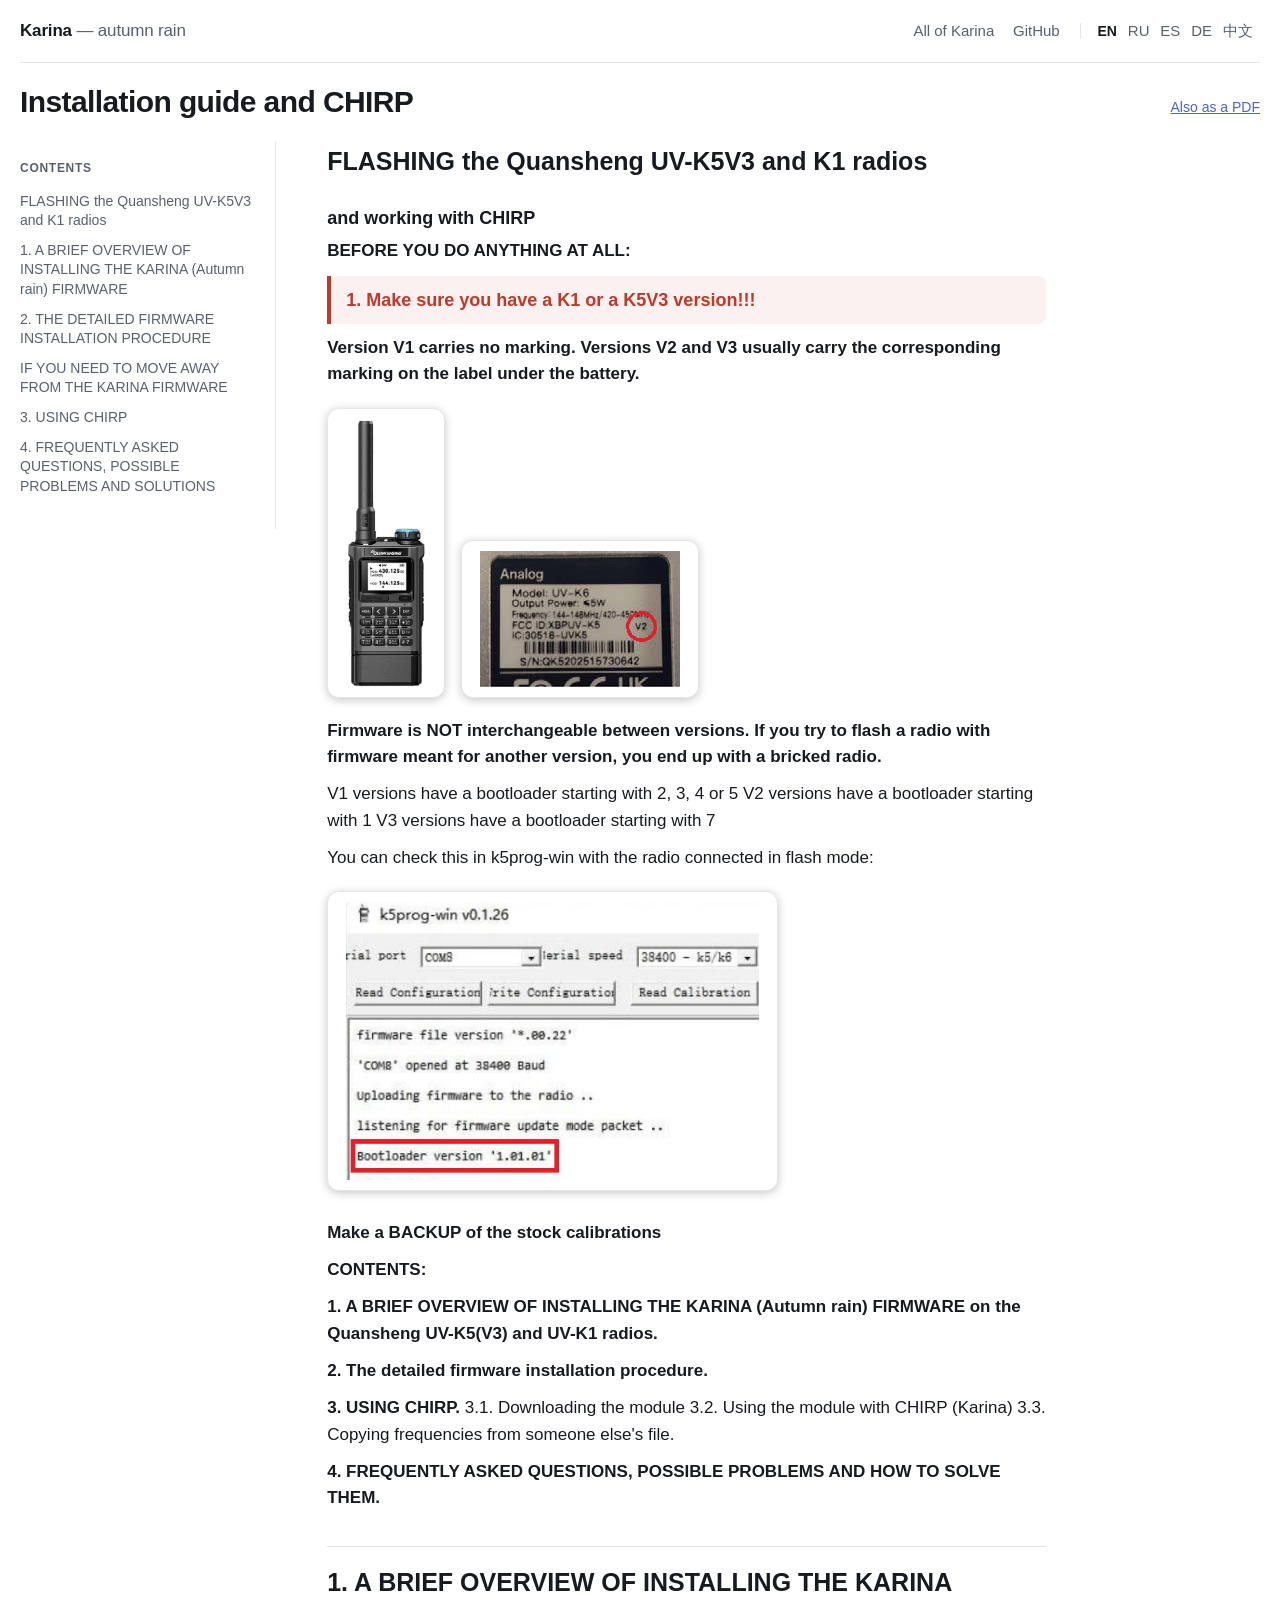
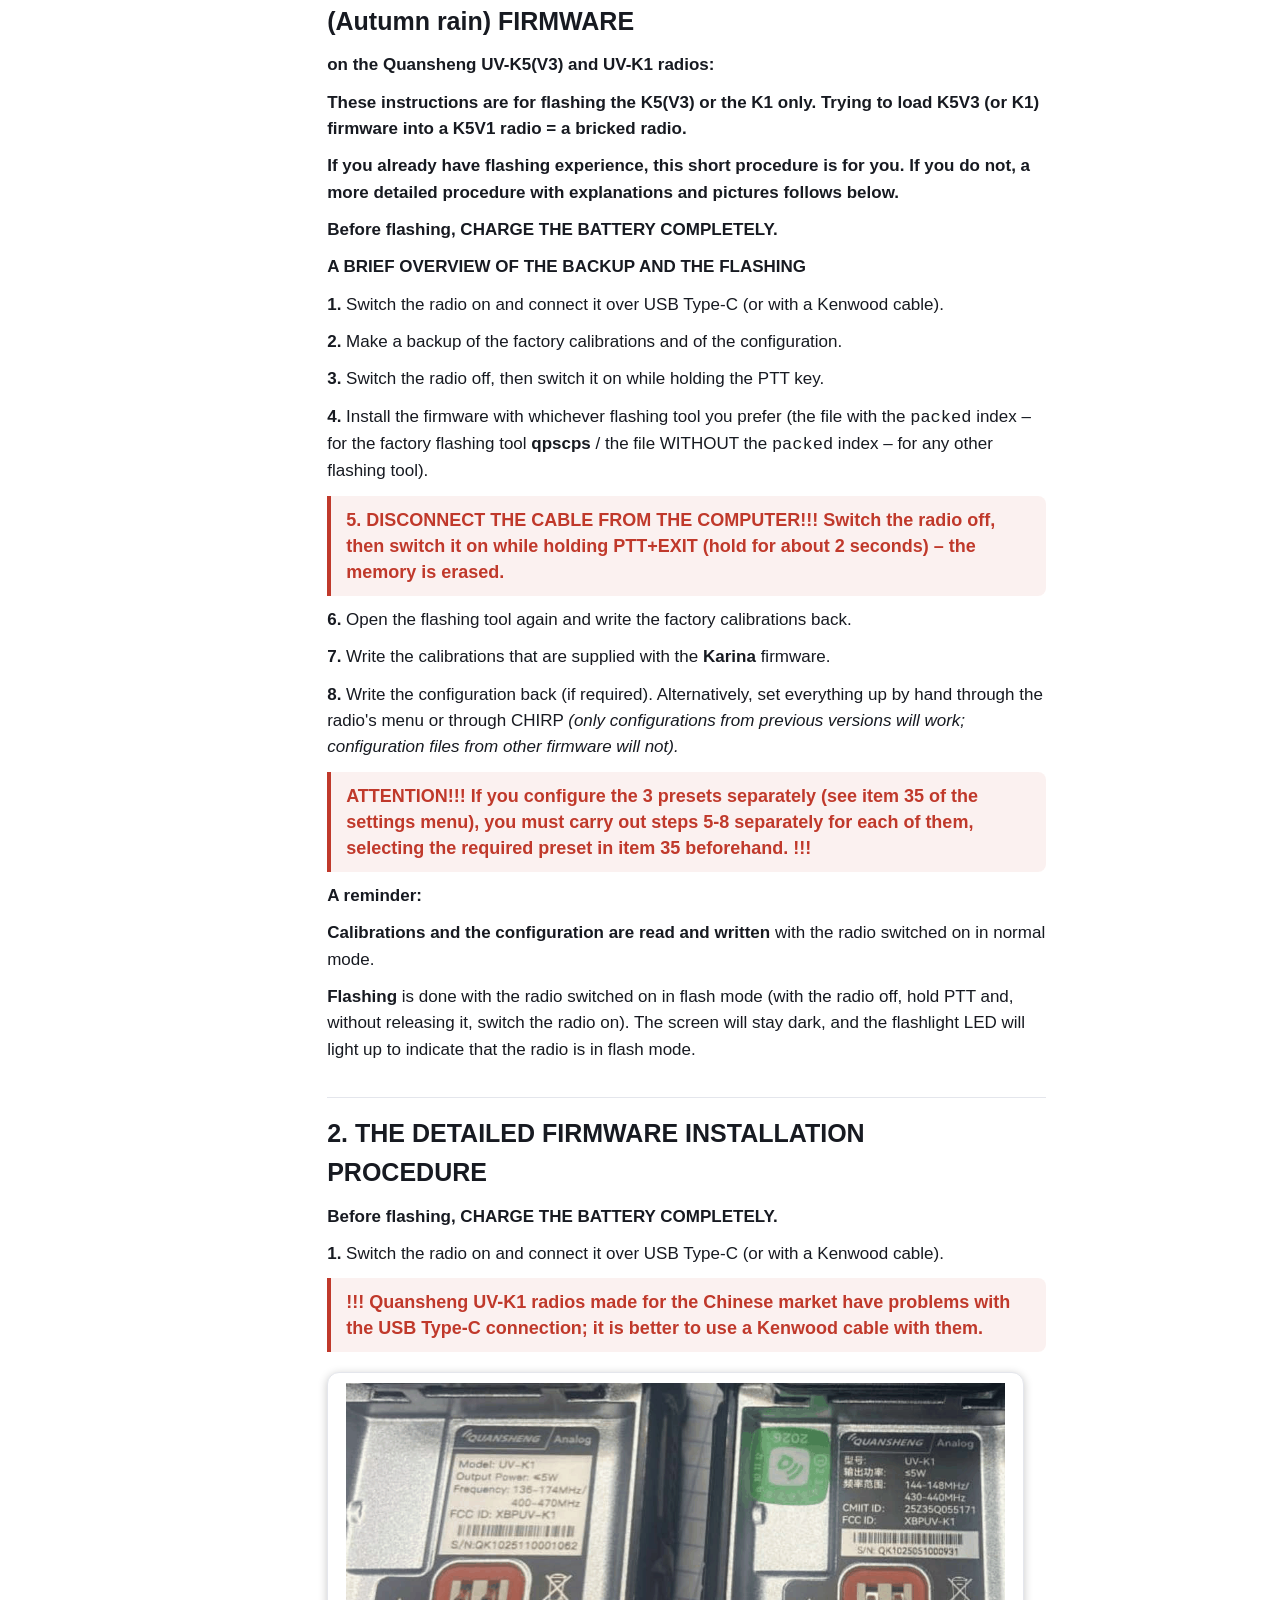
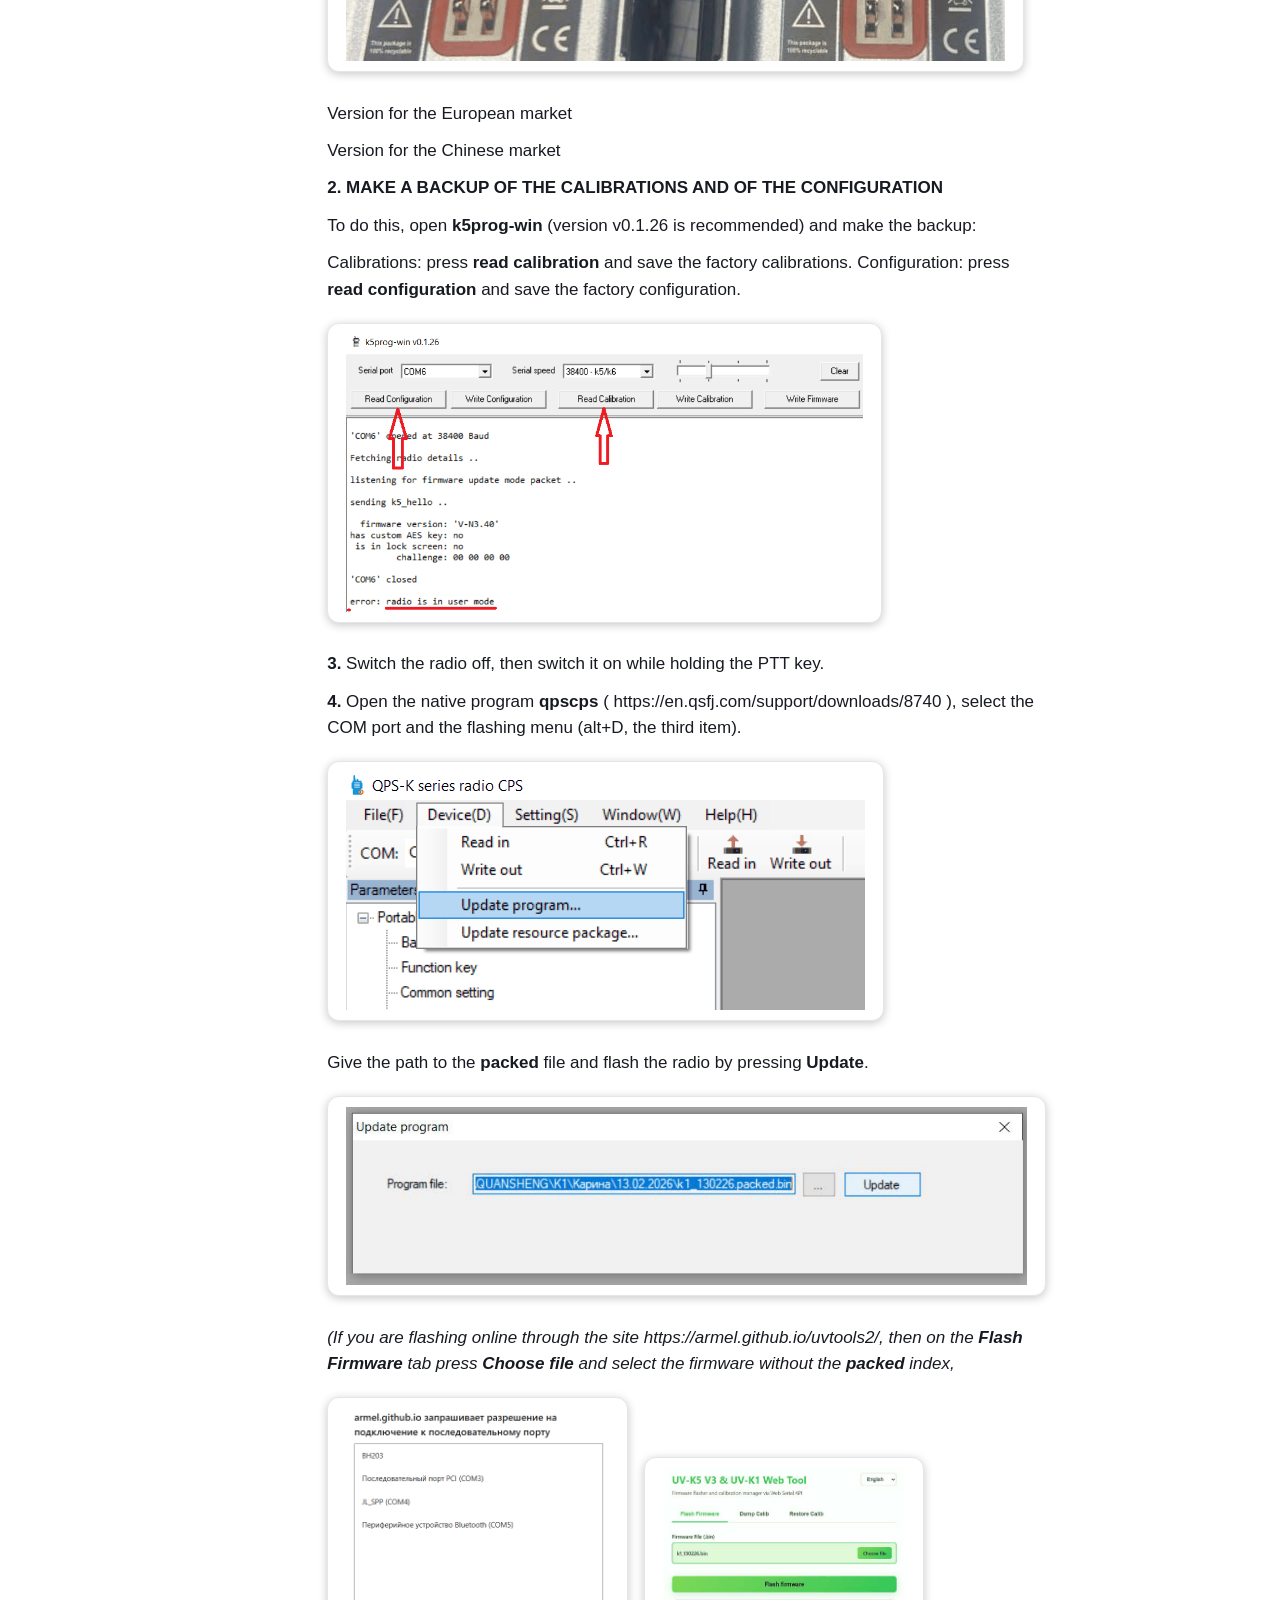
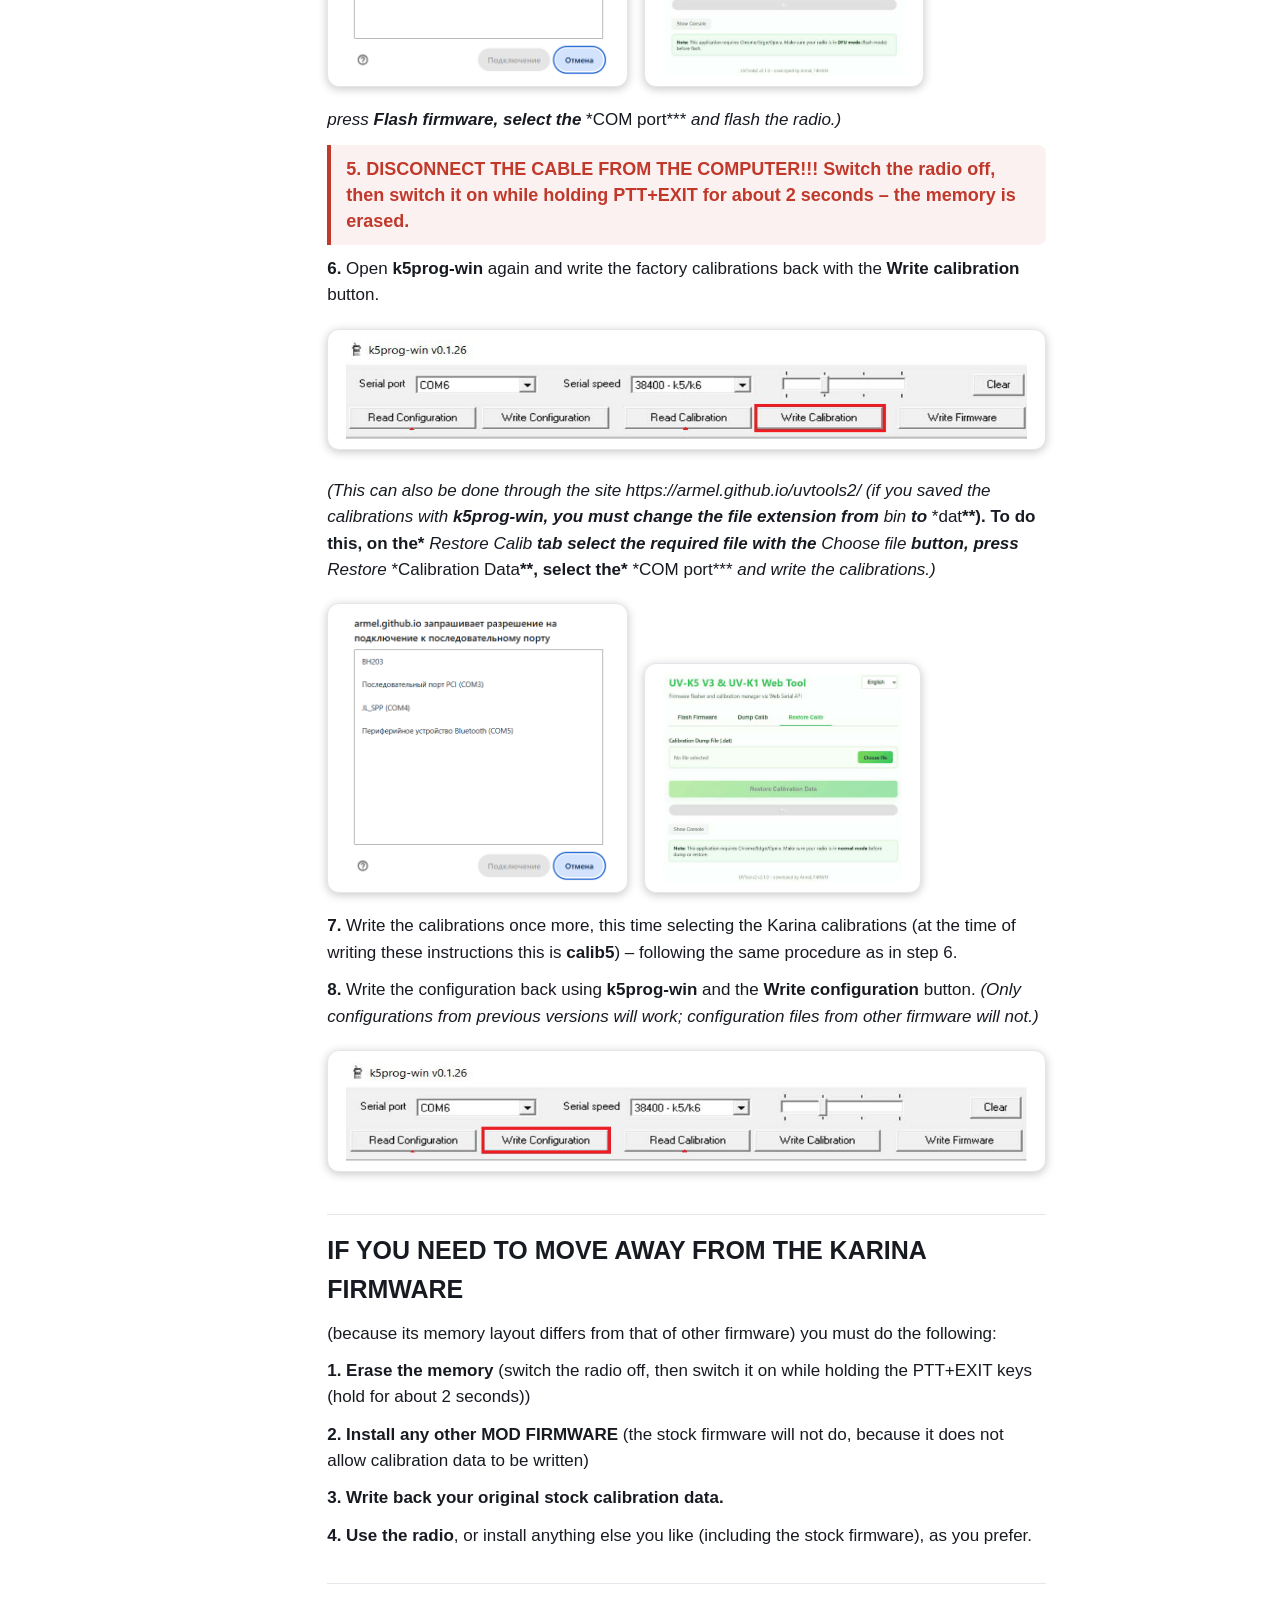
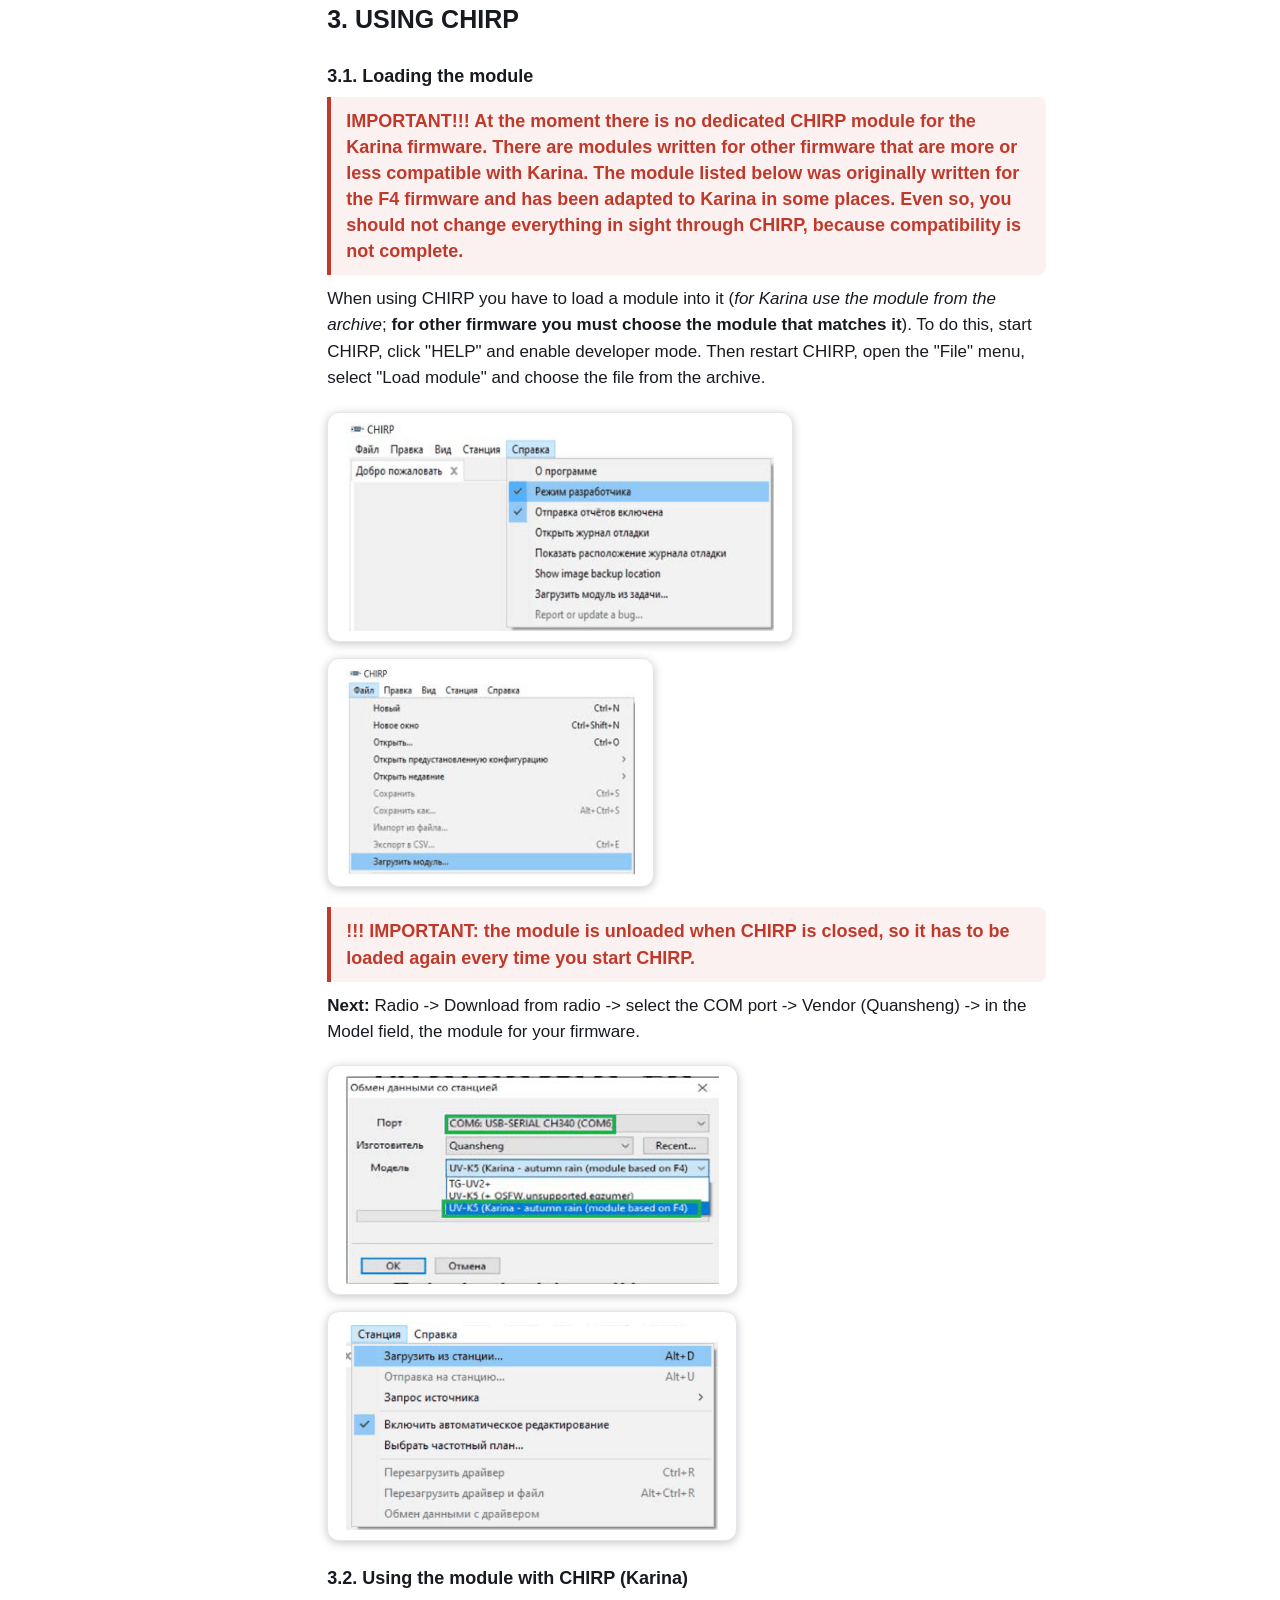
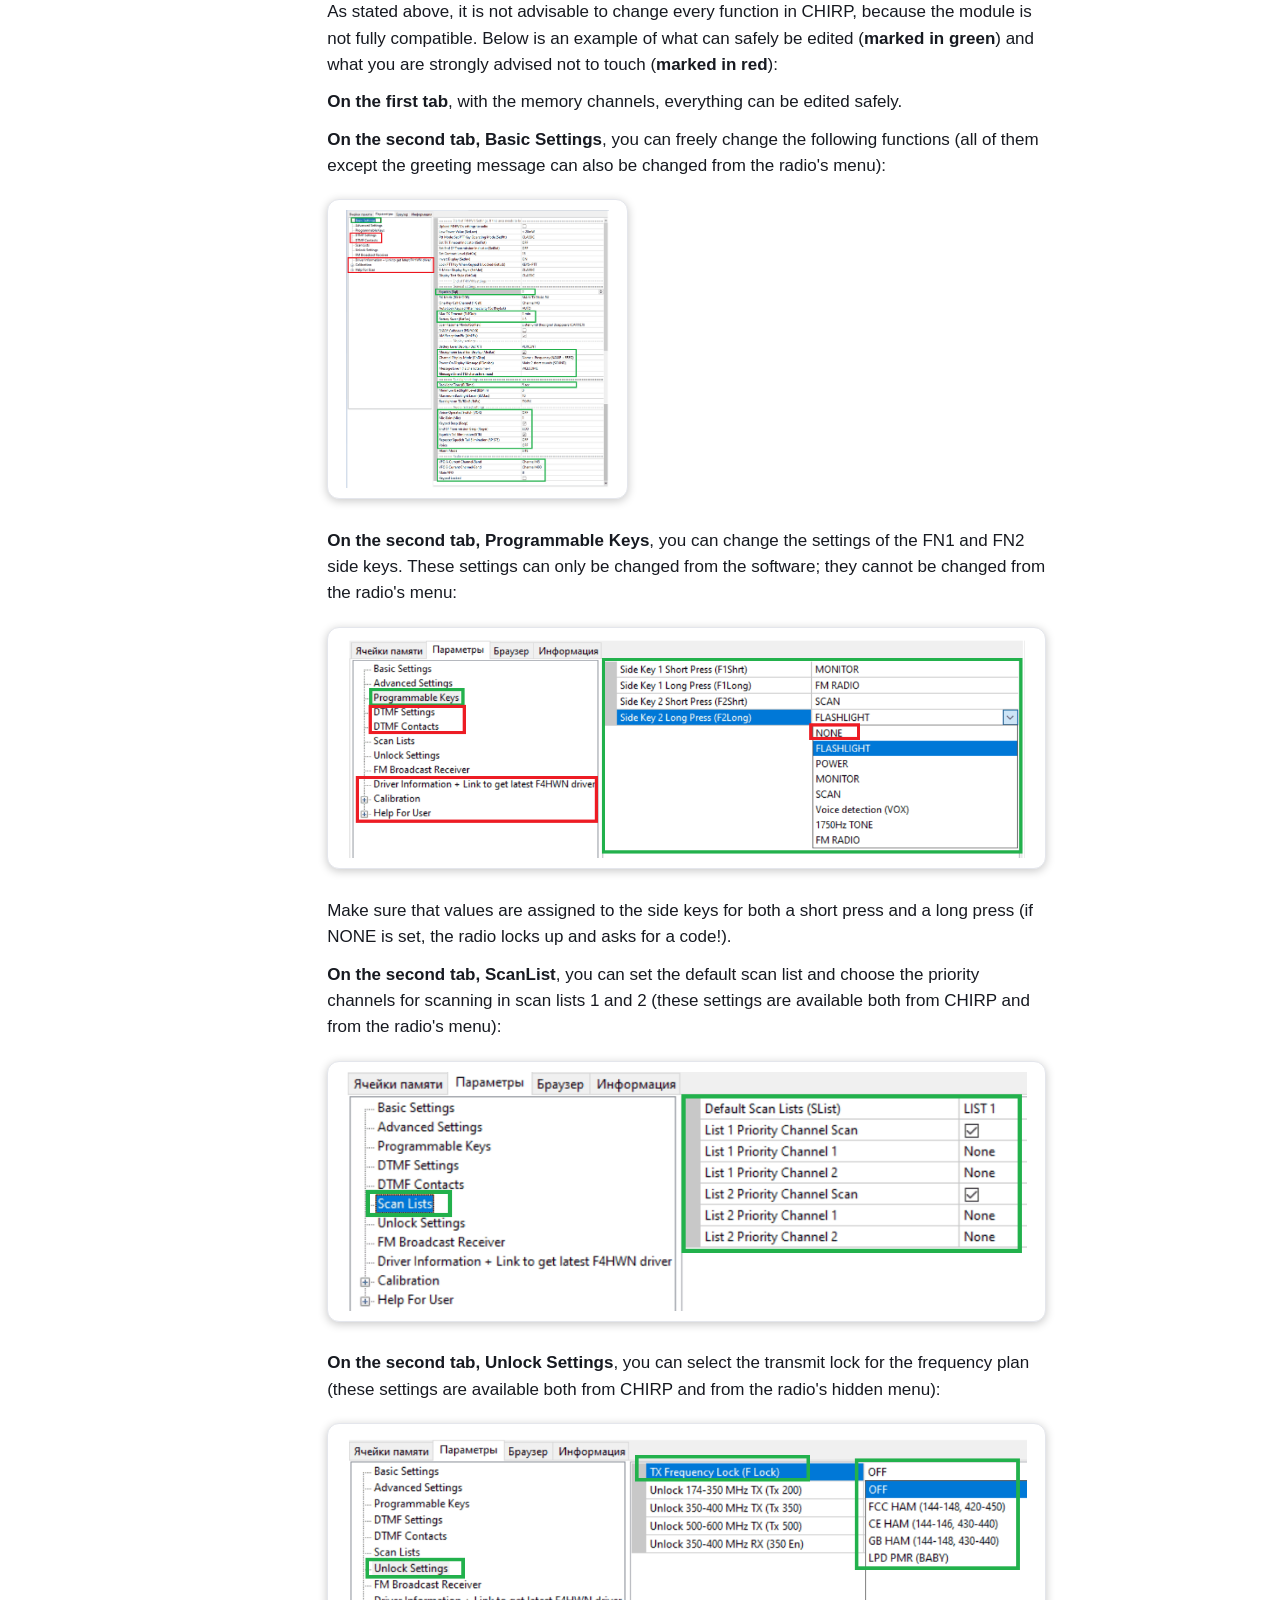
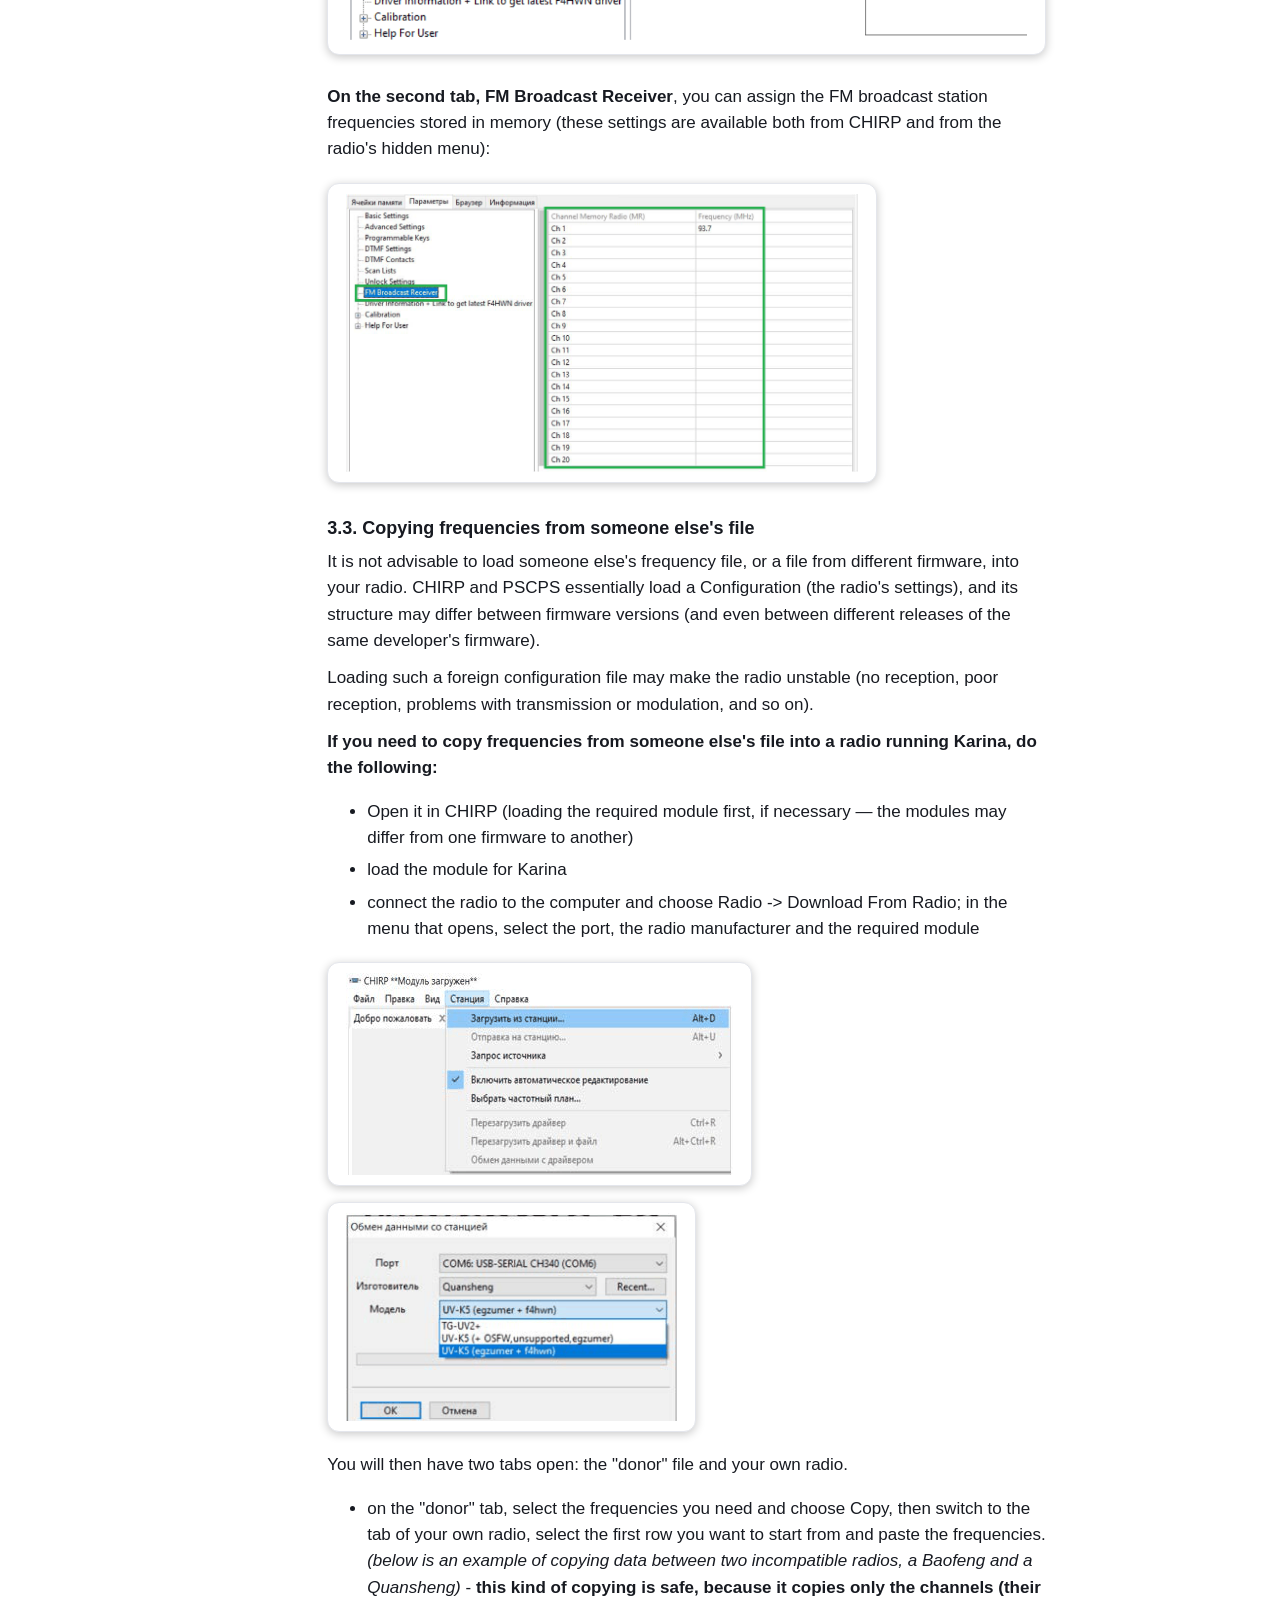
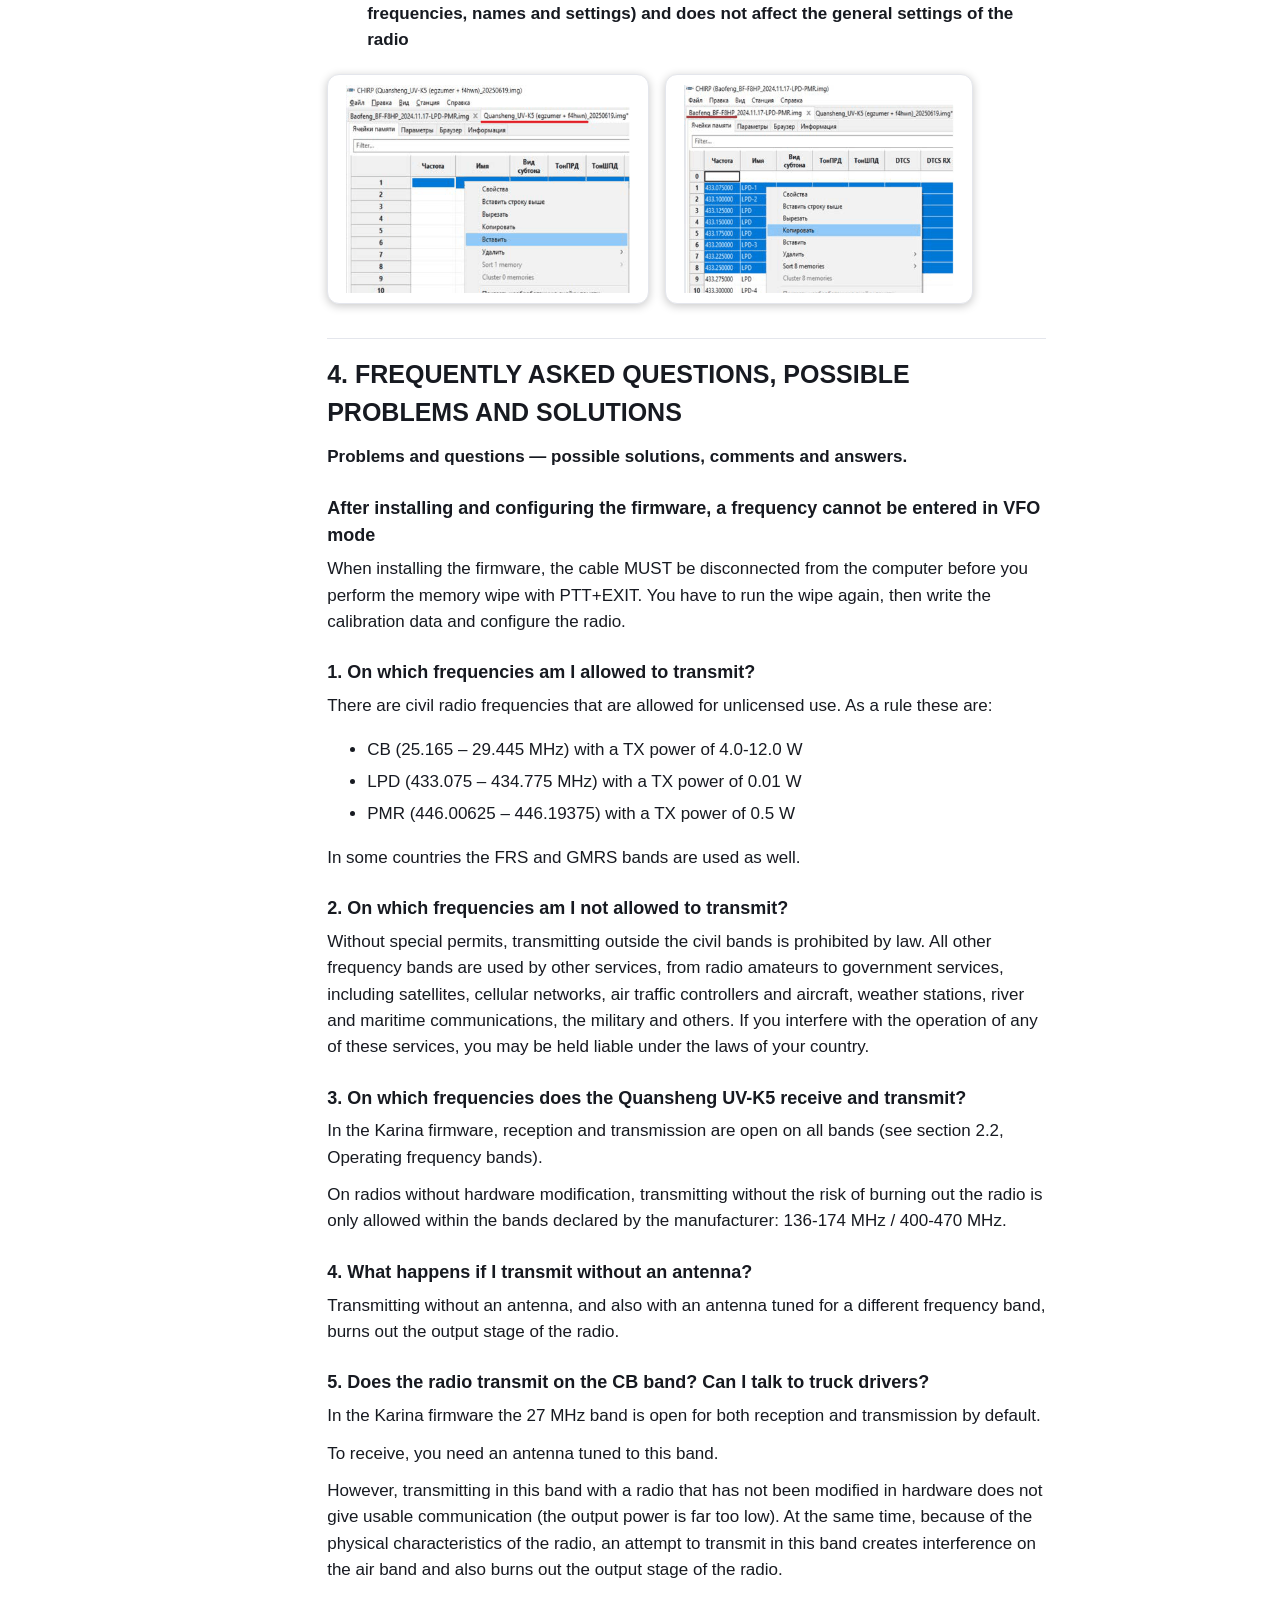
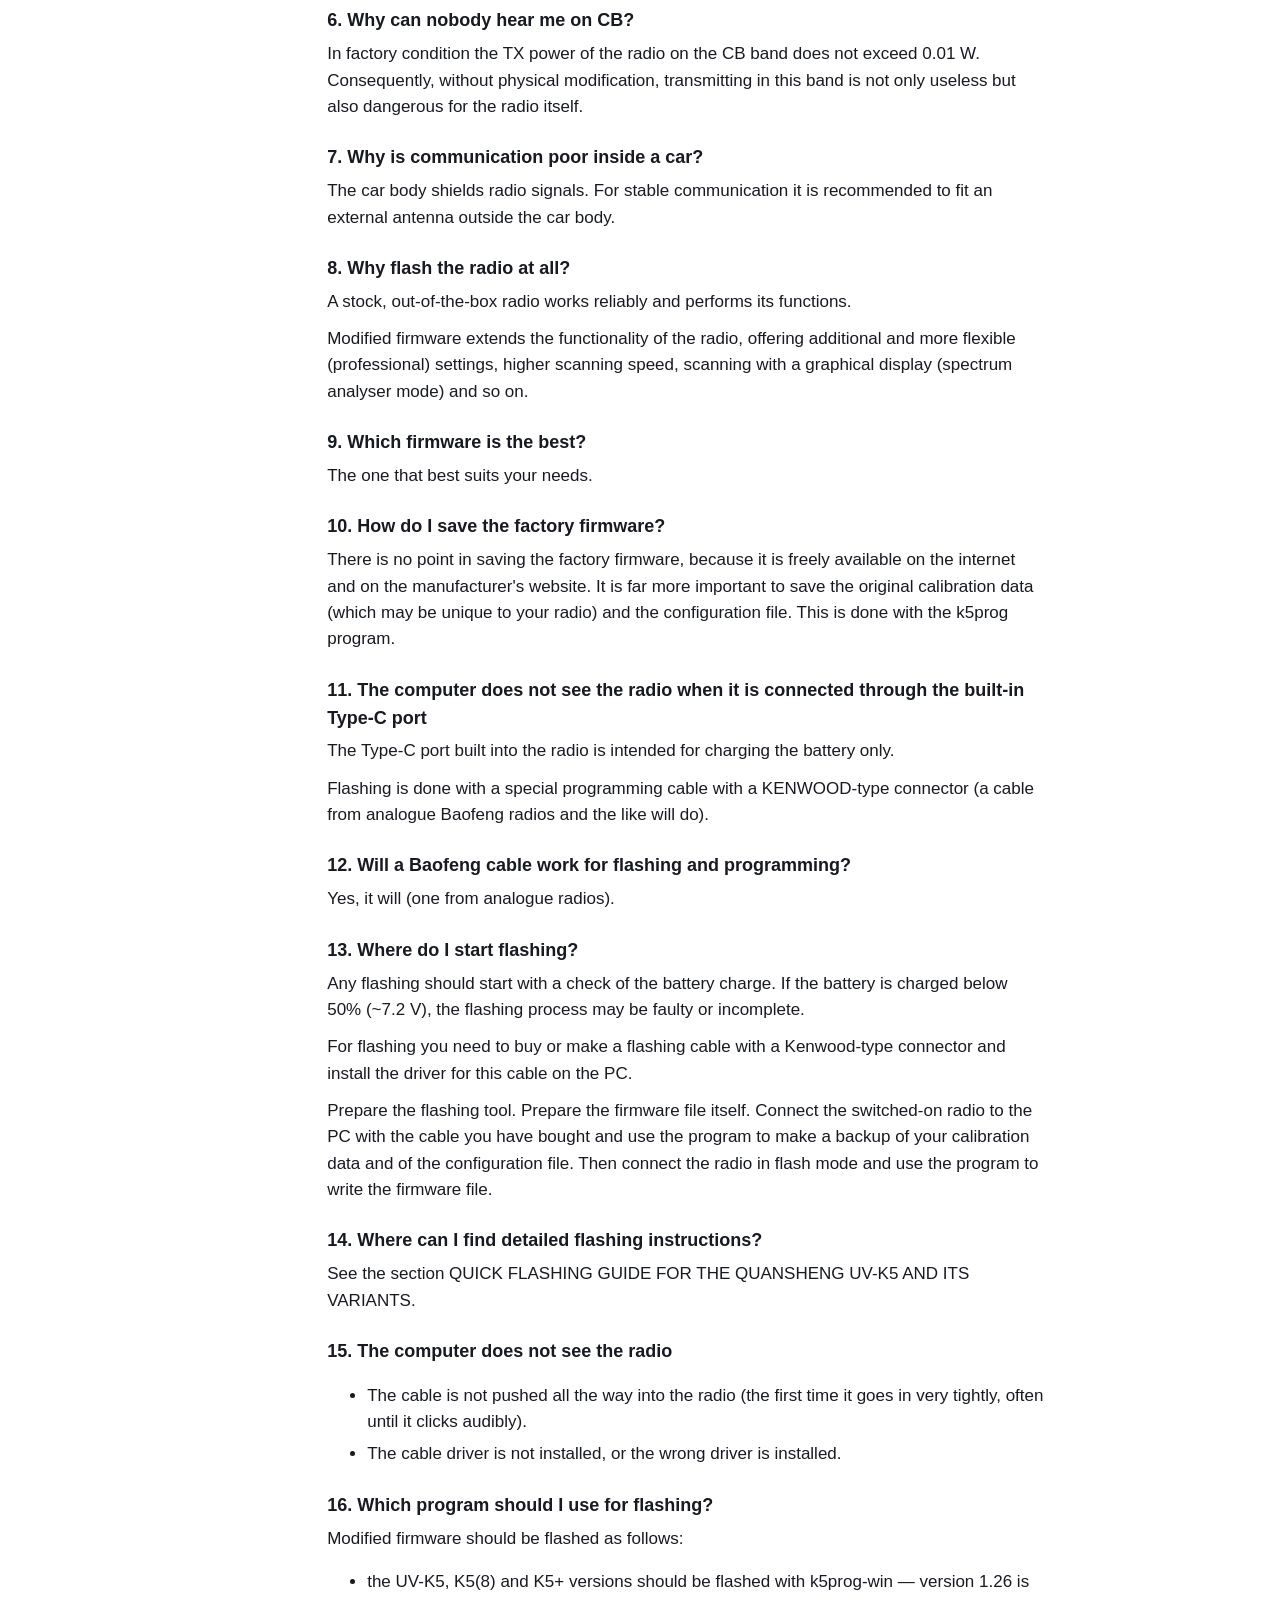
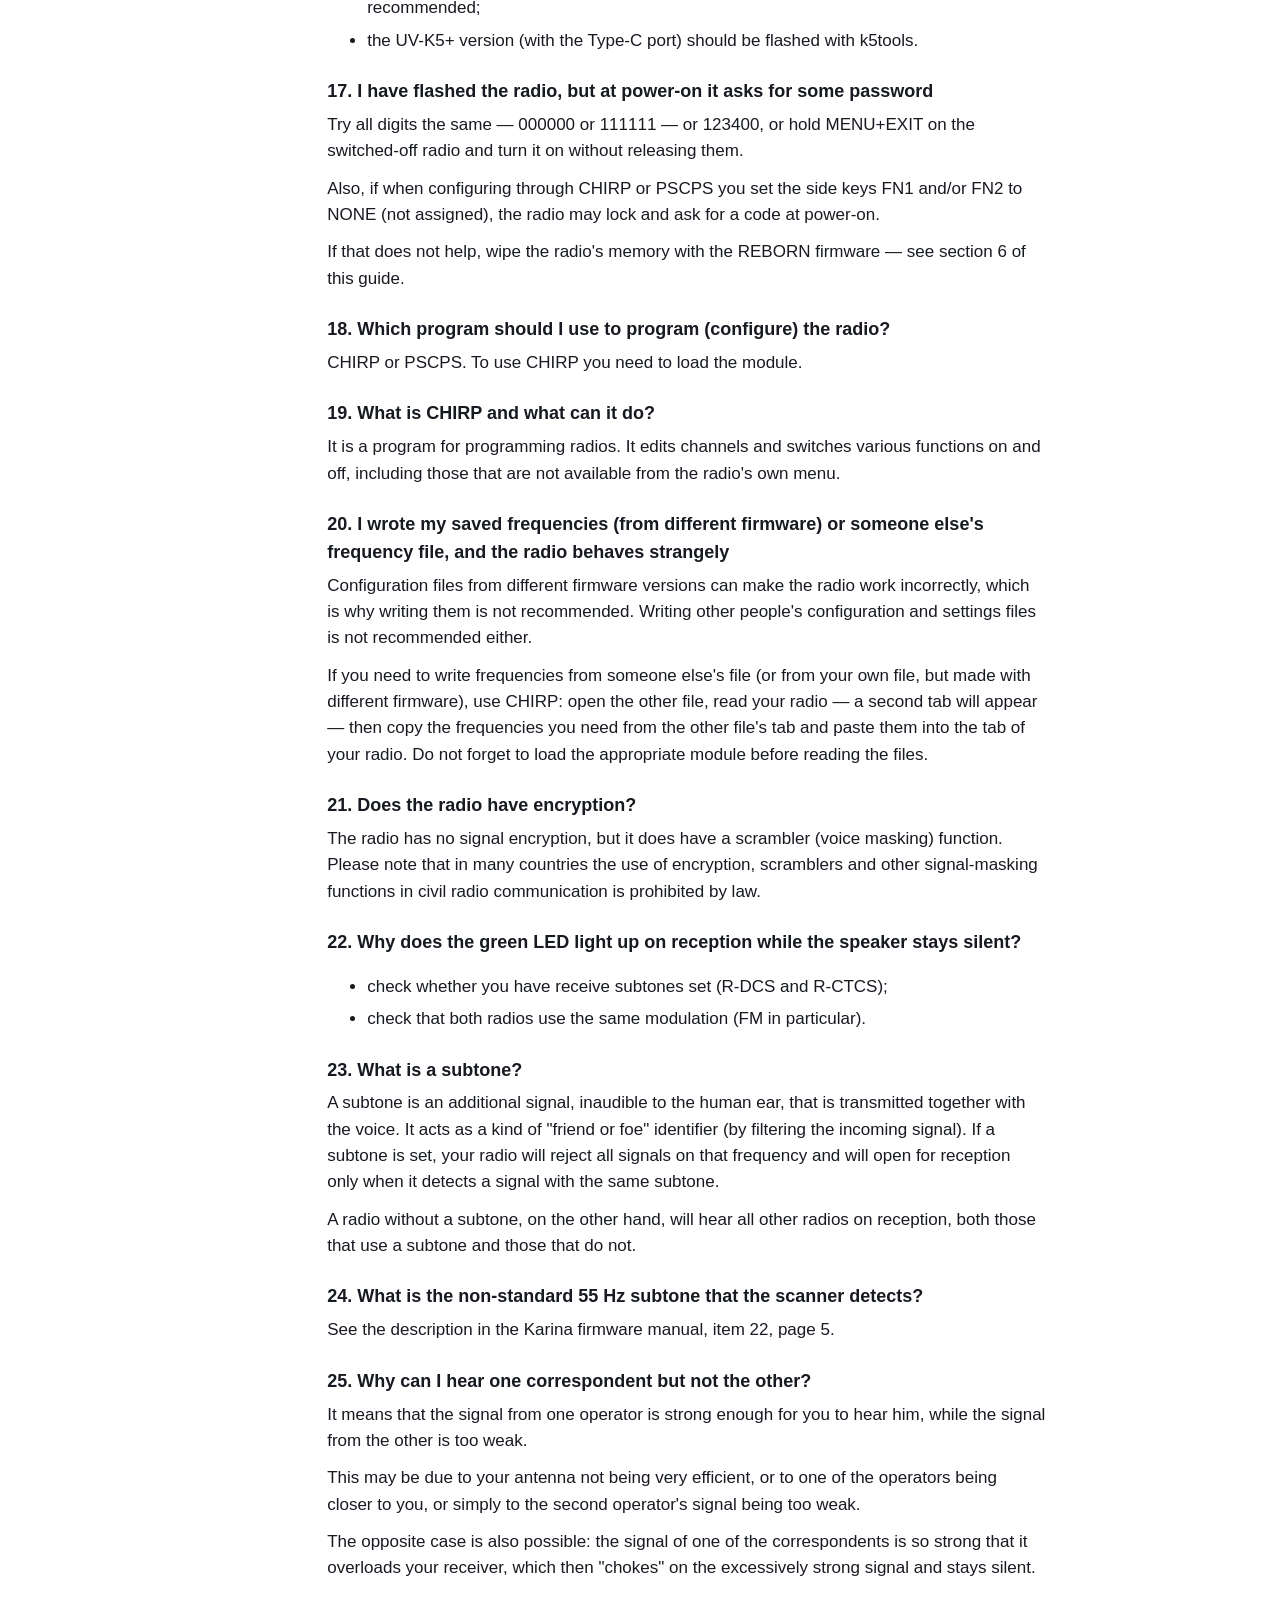
<file: docs/install/index.html>
<!doctype html>
<html lang="en">
<head>
<meta charset="utf-8">
<meta name="viewport" content="width=device-width, initial-scale=1">
<title>Installation guide and CHIRP — Karina</title>
<meta name="description" content="Installation guide and CHIRP — Karina (autumn rain), Quansheng UV-K5 V3 / UV-K1.">
<link rel="canonical" href="https://autumn1rain.github.io/karina-v3-k1/install/">
<link rel="stylesheet" href="../assets/style.css">
</head>
<body>
<div class="wrap doc-wrap">
<header class="top">
  <div class="brand">Karina <span>— autumn rain</span></div>
  <nav><a href="../">All of Karina</a> <a href="https://github.com/autumn1rain/karina-v3-k1">GitHub</a>
       <span class="langsel"><b>EN</b> <a href="https://autumn1rain.github.io/karina-v3-k1/ru/install/" hreflang="ru" title="Русский">RU</a> <a href="https://autumn1rain.github.io/karina-v3-k1/es/install/" hreflang="es" title="Español">ES</a> <a href="https://autumn1rain.github.io/karina-v3-k1/de/install/" hreflang="de" title="Deutsch">DE</a> <a href="https://autumn1rain.github.io/karina-v3-k1/zh/install/" hreflang="zh" title="中文">中文</a></span></nav>
</header>
<div class="doc-top">
  <h1>Installation guide and CHIRP</h1>
  <p class="sub"><a href="https://github.com/autumn1rain/karina-v3-k1/blob/main/karina-v3-k1-install-en.pdf">Also as a PDF</a></p>
</div>
<div class="doc">
  <aside class="toc"><b>Contents</b><a href="#s1">FLASHING the Quansheng UV-K5V3 and K1 radios</a><a href="#s2">1. A BRIEF OVERVIEW OF INSTALLING THE KARINA (Autumn rain) FIRMWARE</a><a href="#s3">2. THE DETAILED FIRMWARE INSTALLATION PROCEDURE</a><a href="#s4">IF YOU NEED TO MOVE AWAY FROM THE KARINA FIRMWARE</a><a href="#s5">3. USING CHIRP</a><a href="#s6">4. FREQUENTLY ASKED QUESTIONS, POSSIBLE PROBLEMS AND SOLUTIONS</a></aside>
  <article class="body"><h2 id="s1">FLASHING the Quansheng UV-K5V3 and K1 radios<a class="anchor" href="#s1">#</a></h2>
<h3>and working with CHIRP</h3>
<p><b>BEFORE YOU DO ANYTHING AT ALL:</b></p>
<p class="danger"><b>1.</b> <b>Make sure you have a K1 or a K5V3 version!!!</b></p>
<p><b>Version V1 carries no marking.</b> <b>Versions V2 and V3 usually carry the corresponding marking on the label</b> <b>under the battery.</b></p>
<p class="shot row"><img src="../assets/docs/install/p01_3.png" alt="screenshot"><img src="../assets/docs/install/p01_1.png" alt="screenshot" class="wide"></p>
<p><b>Firmware is NOT interchangeable between versions. If you try to flash a radio</b> <b>with firmware meant for another version, you end up with a bricked radio.</b></p>
<p>V1 versions have a bootloader starting with 2, 3, 4 or 5 V2 versions have a bootloader starting with 1 V3 versions have a bootloader starting with 7</p>
<p>You can check this in k5prog-win with the radio connected in flash mode:</p>
<p class="shot"><img src="../assets/docs/install/p01_2.png" alt="screenshot" class="wide"></p>
<p><b>Make a BACKUP of the stock calibrations</b></p>
<p><b>CONTENTS:</b></p>
<p><b>1. A BRIEF OVERVIEW OF INSTALLING THE KARINA (Autumn rain) FIRMWARE</b> <b>on the Quansheng UV-K5(V3) and UV-K1 radios.</b></p>
<p><b>2. The detailed firmware installation procedure.</b></p>
<p><b>3. USING CHIRP.</b> 3.1. Downloading the module 3.2. Using the module with CHIRP (Karina) 3.3. Copying frequencies from someone else's file.</p>
<p><b>4. FREQUENTLY ASKED QUESTIONS, POSSIBLE PROBLEMS AND HOW TO SOLVE THEM.</b></p>
<h2 id="s2">1. A BRIEF OVERVIEW OF INSTALLING THE KARINA (Autumn rain) FIRMWARE<a class="anchor" href="#s2">#</a></h2>
<p><b>on the Quansheng UV-K5(V3) and UV-K1 radios:</b></p>
<p><b>These instructions are for flashing the K5(V3) or the K1 only.</b> <b>Trying to load K5V3 (or K1) firmware into a K5V1 radio = a bricked radio.</b></p>
<p><b>If you already have flashing experience, this short procedure is for you.</b> <b>If you do not, a more detailed procedure with explanations and pictures follows below.</b></p>
<p><b>Before flashing, CHARGE THE BATTERY COMPLETELY.</b></p>
<p><b>A BRIEF OVERVIEW OF THE BACKUP AND THE FLASHING</b></p>
<p><b>1.</b> Switch the radio on and connect it over USB Type-C (or with a Kenwood cable).</p>
<p><b>2.</b> Make a backup of the factory calibrations and of the configuration.</p>
<p><b>3.</b> Switch the radio off, then switch it on while holding the PTT key.</p>
<p><b>4.</b> Install the firmware with whichever flashing tool you prefer (the file with the <code>packed</code> index – for the factory flashing tool <b>qpscps</b> / the file WITHOUT the <code>packed</code> index – for any other flashing tool).</p>
<p class="danger"><b>5.</b> <b>DISCONNECT THE CABLE FROM THE COMPUTER!!!</b> Switch the radio off, then switch it on while holding <b>PTT+EXIT</b> (hold for about 2 seconds) – the memory is erased.</p>
<p><b>6.</b> Open the flashing tool again and write the factory calibrations back.</p>
<p><b>7.</b> Write the calibrations that are supplied with the <b>Karina</b> firmware.</p>
<p><b>8.</b> Write the configuration back (if required). Alternatively, set everything up by hand through the radio's menu or through CHIRP <i>(only configurations from previous versions will work; configuration files from other</i> <i>firmware</i> <i>will not).</i></p>
<p class="danger"><b>ATTENTION!!!</b> <b>If you configure the 3 presets separately (see item 35 of the settings menu), you must</b> <b>carry out steps 5-8 separately for each of them, selecting the required preset in item 35</b> <b>beforehand. !!!</b></p>
<p><b>A reminder:</b></p>
<p><b>Calibrations and the configuration are read and written</b> with the radio switched on in normal mode.</p>
<p><b>Flashing</b> is done with the radio switched on in flash mode (with the radio off, hold PTT and, without releasing it, switch the radio on). The screen will stay dark, and the flashlight LED will light up to indicate that the radio is in flash mode.</p>
<h2 id="s3">2. THE DETAILED FIRMWARE INSTALLATION PROCEDURE<a class="anchor" href="#s3">#</a></h2>
<p><b>Before flashing, CHARGE THE BATTERY COMPLETELY.</b></p>
<p><b>1.</b> Switch the radio on and connect it over USB Type-C (or with a Kenwood cable).</p>
<p class="danger"><b>!!! Quansheng UV-K1 radios made for the Chinese market</b> have problems with the USB Type-C connection; it is better to use a Kenwood cable with them.</p>
<p class="shot"><img src="../assets/docs/install/p03_1.png" alt="screenshot" class="wide"></p>
<p>Version for the European market</p>
<p>Version for the Chinese market</p>
<p><b>2.</b> <b>MAKE A BACKUP OF THE CALIBRATIONS AND OF THE CONFIGURATION</b></p>
<p>To do this, open <b>k5prog-win</b> (version v0.1.26 is recommended) and make the backup:</p>
<p>Calibrations: press <b>read calibration</b> and save the factory calibrations. Configuration: press <b>read configuration</b> and save the factory configuration.</p>
<p class="shot"><img src="../assets/docs/install/p03_2.png" alt="screenshot" class="wide"></p>
<p><b>3.</b> Switch the radio off, then switch it on while holding the PTT key.</p>
<p><b>4.</b> Open the native program <b>qpscps</b> ( https://en.qsfj.com/support/downloads/8740 ), select the COM port and the flashing menu (alt+D, the third item).</p>
<p class="shot"><img src="../assets/docs/install/p04_1.png" alt="screenshot" class="wide"></p>
<p>Give the path to the <b>packed</b> file and flash the radio by pressing <b>Update</b>.</p>
<p class="shot"><img src="../assets/docs/install/p04_2.png" alt="screenshot" class="wide"></p>
<p><i>(If you are flashing online through the site https://armel.github.io/uvtools2/, then on the</i> <b><i>Flash</b></i> <b><i>Firmware</b></i> <i>tab press</i> <b><i>Choose file</b></i> <i>and select the firmware without the</i> <b><i>packed</b></i> <i>index,</i></p>
<p class="shot row"><img src="../assets/docs/install/p04_4.png" alt="screenshot"><img src="../assets/docs/install/p04_3.png" alt="screenshot" class="wide"></p>
<p><i>press</i> <b><i>Flash firmware</b><b>, select the</i> </b>*COM port*** <i>and flash the radio.)</i></p>
<p class="danger"><b>5.</b> <b>DISCONNECT THE CABLE FROM THE COMPUTER!!!</b> Switch the radio off, then switch it on while holding <b>PTT+EXIT</b> for about 2 seconds – the memory is erased.</p>
<p><b>6.</b> Open <b>k5prog-win</b> again and write the factory calibrations back with the <b>Write calibration</b> button.</p>
<p class="shot"><img src="../assets/docs/install/p05_1.png" alt="screenshot" class="wide"></p>
<p><i>(This can also be done through the site https://armel.github.io/uvtools2/ (if you saved the calibrations</i> <i>with</i> <b><i>k5prog-win</b><b>, you must change the file extension from</i> </b><i>bin<b></i> <i>to</i> </b>*dat<b>**). To do this, on the* </b><i>Restore Calib<b></i> <i>tab select the required file with the</i> </b><i>Choose file<b></i> <i>button, press</i> </b><i>Restore<b></i> </b>*Calibration Data<b>**, select the* </b>*COM port*** <i>and write the calibrations.)</i></p>
<p class="shot row"><img src="../assets/docs/install/p05_3.png" alt="screenshot"><img src="../assets/docs/install/p05_2.png" alt="screenshot" class="wide"></p>
<p><b>7.</b> Write the calibrations once more, this time selecting the Karina calibrations (at the time of writing these instructions this is <b>calib5</b>) – following the same procedure as in step 6.</p>
<p><b>8.</b> Write the configuration back using <b>k5prog-win</b> and the <b>Write configuration</b> button. <i>(Only configurations from previous versions will work; configuration files from other firmware</i> <i>will not.)</i></p>
<p class="shot"><img src="../assets/docs/install/p05_4.png" alt="screenshot" class="wide"></p>
<h2 id="s4">IF YOU NEED TO MOVE AWAY FROM THE KARINA FIRMWARE<a class="anchor" href="#s4">#</a></h2>
<p>(because its memory layout differs from that of other firmware) you must do the following:</p>
<p><b>1. Erase the memory</b> (switch the radio off, then switch it on while holding the PTT+EXIT keys (hold for about 2 seconds))</p>
<p><b>2. Install any other MOD FIRMWARE</b> (the stock firmware will not do, because it does not allow calibration data to be written)</p>
<p><b>3. Write back your original stock calibration data.</b></p>
<p><b>4. Use the radio</b>, or install anything else you like (including the stock firmware), as you prefer.</p>
<h2 id="s5">3. USING CHIRP<a class="anchor" href="#s5">#</a></h2>
<h3>3.1. Loading the module</h3>
<p class="danger"><b>IMPORTANT!!!</b> At the moment there is no dedicated CHIRP module for the Karina firmware. There are modules written for other firmware that are more or less compatible with Karina. The module listed below was originally written for the F4 firmware and has been adapted to Karina in some places. Even so, you should not change everything in sight through CHIRP, because compatibility is not complete.</p>
<p>When using CHIRP you have to load a module into it (<i>for Karina use the module from the archive</i>; <b>for other firmware you must choose the module that matches it</b>). To do this, start CHIRP, click "HELP" and enable developer mode. Then restart CHIRP, open the "File" menu, select "Load module" and choose the file from the archive.</p>
<p class="shot row"><img src="../assets/docs/install/p07_1.png" alt="screenshot" class="wide"><img src="../assets/docs/install/p07_2.png" alt="screenshot" class="wide"></p>
<p class="danger"><b>!!! IMPORTANT:</b> the module is unloaded when CHIRP is closed, so it has to be loaded again every time you start CHIRP.</p>
<p><b>Next:</b> Radio -&gt; Download from radio -&gt; select the COM port -&gt; Vendor (Quansheng) -&gt; in the Model field, the module for your firmware.</p>
<p class="shot row"><img src="../assets/docs/install/p07_4.png" alt="screenshot" class="wide"><img src="../assets/docs/install/p07_3.png" alt="screenshot" class="wide"></p>
<h3>3.2. Using the module with CHIRP (Karina)</h3>
<p>As stated above, it is not advisable to change every function in CHIRP, because the module is not fully compatible. Below is an example of what can safely be edited (<b>marked in green</b>) and what you are strongly advised not to touch (<b>marked in red</b>):</p>
<p><b>On the first tab</b>, with the memory channels, everything can be edited safely.</p>
<p><b>On the second tab, Basic Settings</b>, you can freely change the following functions (all of them except the greeting message can also be changed from the radio's menu):</p>
<p class="shot"><img src="../assets/docs/install/p08_1.png" alt="screenshot"></p>
<p><b>On the second tab, Programmable Keys</b>, you can change the settings of the FN1 and FN2 side keys. These settings can only be changed from the software; they cannot be changed from the radio's menu:</p>
<p class="shot"><img src="../assets/docs/install/p08_2.png" alt="screenshot" class="wide"></p>
<p>Make sure that values are assigned to the side keys for both a short press and a long press (if NONE is set, the radio locks up and asks for a code!).</p>
<p><b>On the second tab, ScanList</b>, you can set the default scan list and choose the priority channels for scanning in scan lists 1 and 2 (these settings are available both from CHIRP and from the radio's menu):</p>
<p class="shot"><img src="../assets/docs/install/p09_1.png" alt="screenshot" class="wide"></p>
<p><b>On the second tab, Unlock Settings</b>, you can select the transmit lock for the frequency plan (these settings are available both from CHIRP and from the radio's hidden menu):</p>
<p class="shot"><img src="../assets/docs/install/p09_2.png" alt="screenshot" class="wide"></p>
<p><b>On the second tab, FM Broadcast Receiver</b>, you can assign the FM broadcast station frequencies stored in memory (these settings are available both from CHIRP and from the radio's hidden menu):</p>
<p class="shot"><img src="../assets/docs/install/p09_3.png" alt="screenshot" class="wide"></p>
<h3>3.3. Copying frequencies from someone else's file</h3>
<p>It is not advisable to load someone else's frequency file, or a file from different firmware, into your radio. CHIRP and PSCPS essentially load a Configuration (the radio's settings), and its structure may differ between firmware versions (and even between different releases of the same developer's firmware).</p>
<p>Loading such a foreign configuration file may make the radio unstable (no reception, poor reception, problems with transmission or modulation, and so on).</p>
<p><b>If you need to copy frequencies from someone else's file into a radio running Karina, do the</b> <b>following:</b></p>
<ul>
<li>Open it in CHIRP (loading the required module first, if necessary — the modules may differ from one firmware to another)</li>
<li>load the module for Karina</li>
<li>connect the radio to the computer and choose Radio -&gt; Download From Radio; in the menu that opens, select the port, the radio manufacturer and the required module</li>
</ul>
<p class="shot row"><img src="../assets/docs/install/p10_1.png" alt="screenshot" class="wide"><img src="../assets/docs/install/p10_2.png" alt="screenshot" class="wide"></p>
<p>You will then have two tabs open: the "donor" file and your own radio.</p>
<ul>
<li>on the "donor" tab, select the frequencies you need and choose Copy, then switch to the tab of your own radio, select the first row you want to start from and paste the frequencies. <i>(below is an example of copying data between two incompatible radios, a Baofeng and a Quansheng)</i> - <b>this kind of copying is safe, because it copies only the channels (their frequencies, names and settings) and does not affect the general settings of the radio</b></li>
</ul>
<p class="shot row"><img src="../assets/docs/install/p10_4.png" alt="screenshot" class="wide"><img src="../assets/docs/install/p10_3.png" alt="screenshot" class="wide"></p>
<h2 id="s6">4. FREQUENTLY ASKED QUESTIONS, POSSIBLE PROBLEMS AND SOLUTIONS<a class="anchor" href="#s6">#</a></h2>
<p><b>Problems and questions — possible solutions, comments and answers.</b></p>
<h3>After installing and configuring the firmware, a frequency cannot be entered in VFO mode</h3>
<p>When installing the firmware, the cable MUST be disconnected from the computer before you perform the memory wipe with PTT+EXIT. You have to run the wipe again, then write the calibration data and configure the radio.</p>
<h3>1. On which frequencies am I allowed to transmit?</h3>
<p>There are civil radio frequencies that are allowed for unlicensed use. As a rule these are:</p>
<ul>
<li>CB (25.165 – 29.445 MHz) with a TX power of 4.0-12.0 W</li>
<li>LPD (433.075 – 434.775 MHz) with a TX power of 0.01 W</li>
<li>PMR (446.00625 – 446.19375) with a TX power of 0.5 W</li>
</ul>
<p>In some countries the FRS and GMRS bands are used as well.</p>
<h3>2. On which frequencies am I not allowed to transmit?</h3>
<p>Without special permits, transmitting outside the civil bands is prohibited by law. All other frequency bands are used by other services, from radio amateurs to government services, including satellites, cellular networks, air traffic controllers and aircraft, weather stations, river and maritime communications, the military and others. If you interfere with the operation of any of these services, you may be held liable under the laws of your country.</p>
<h3>3. On which frequencies does the Quansheng UV-K5 receive and transmit?</h3>
<p>In the Karina firmware, reception and transmission are open on all bands (see section 2.2, Operating frequency bands).</p>
<p>On radios without hardware modification, transmitting without the risk of burning out the radio is only allowed within the bands declared by the manufacturer: 136-174 MHz / 400-470 MHz.</p>
<h3>4. What happens if I transmit without an antenna?</h3>
<p>Transmitting without an antenna, and also with an antenna tuned for a different frequency band, burns out the output stage of the radio.</p>
<h3>5. Does the radio transmit on the CB band? Can I talk to truck drivers?</h3>
<p>In the Karina firmware the 27 MHz band is open for both reception and transmission by default.</p>
<p>To receive, you need an antenna tuned to this band.</p>
<p>However, transmitting in this band with a radio that has not been modified in hardware does not give usable communication (the output power is far too low). At the same time, because of the physical characteristics of the radio, an attempt to transmit in this band creates interference on the air band and also burns out the output stage of the radio.</p>
<h3>6. Why can nobody hear me on CB?</h3>
<p>In factory condition the TX power of the radio on the CB band does not exceed 0.01 W. Consequently, without physical modification, transmitting in this band is not only useless but also dangerous for the radio itself.</p>
<h3>7. Why is communication poor inside a car?</h3>
<p>The car body shields radio signals. For stable communication it is recommended to fit an external antenna outside the car body.</p>
<h3>8. Why flash the radio at all?</h3>
<p>A stock, out-of-the-box radio works reliably and performs its functions.</p>
<p>Modified firmware extends the functionality of the radio, offering additional and more flexible (professional) settings, higher scanning speed, scanning with a graphical display (spectrum analyser mode) and so on.</p>
<h3>9. Which firmware is the best?</h3>
<p>The one that best suits your needs.</p>
<h3>10. How do I save the factory firmware?</h3>
<p>There is no point in saving the factory firmware, because it is freely available on the internet and on the manufacturer's website. It is far more important to save the original calibration data (which may be unique to your radio) and the configuration file. This is done with the k5prog program.</p>
<h3>11. The computer does not see the radio when it is connected through the built-in Type-C port</h3>
<p>The Type-C port built into the radio is intended for charging the battery only.</p>
<p>Flashing is done with a special programming cable with a KENWOOD-type connector (a cable from analogue Baofeng radios and the like will do).</p>
<h3>12. Will a Baofeng cable work for flashing and programming?</h3>
<p>Yes, it will (one from analogue radios).</p>
<h3>13. Where do I start flashing?</h3>
<p>Any flashing should start with a check of the battery charge. If the battery is charged below 50% (~7.2 V), the flashing process may be faulty or incomplete.</p>
<p>For flashing you need to buy or make a flashing cable with a Kenwood-type connector and install the driver for this cable on the PC.</p>
<p>Prepare the flashing tool. Prepare the firmware file itself. Connect the switched-on radio to the PC with the cable you have bought and use the program to make a backup of your calibration data and of the configuration file. Then connect the radio in flash mode and use the program to write the firmware file.</p>
<h3>14. Where can I find detailed flashing instructions?</h3>
<p>See the section QUICK FLASHING GUIDE FOR THE QUANSHENG UV-K5 AND ITS VARIANTS.</p>
<h3>15. The computer does not see the radio</h3>
<ul>
<li>The cable is not pushed all the way into the radio (the first time it goes in very tightly, often until it clicks audibly).</li>
<li>The cable driver is not installed, or the wrong driver is installed.</li>
</ul>
<h3>16. Which program should I use for flashing?</h3>
<p>Modified firmware should be flashed as follows:</p>
<ul>
<li>the UV-K5, K5(8) and K5+ versions should be flashed with k5prog-win — version 1.26 is recommended;</li>
<li>the UV-K5+ version (with the Type-C port) should be flashed with k5tools.</li>
</ul>
<h3>17. I have flashed the radio, but at power-on it asks for some password</h3>
<p>Try all digits the same — 000000 or 111111 — or 123400, or hold MENU+EXIT on the switched-off radio and turn it on without releasing them.</p>
<p>Also, if when configuring through CHIRP or PSCPS you set the side keys FN1 and/or FN2 to NONE (not assigned), the radio may lock and ask for a code at power-on.</p>
<p>If that does not help, wipe the radio's memory with the REBORN firmware — see section 6 of this guide.</p>
<h3>18. Which program should I use to program (configure) the radio?</h3>
<p>CHIRP or PSCPS. To use CHIRP you need to load the module.</p>
<h3>19. What is CHIRP and what can it do?</h3>
<p>It is a program for programming radios. It edits channels and switches various functions on and off, including those that are not available from the radio's own menu.</p>
<h3>20. I wrote my saved frequencies (from different firmware) or someone else's frequency file, and the radio behaves strangely</h3>
<p>Configuration files from different firmware versions can make the radio work incorrectly, which is why writing them is not recommended. Writing other people's configuration and settings files is not recommended either.</p>
<p>If you need to write frequencies from someone else's file (or from your own file, but made with different firmware), use CHIRP: open the other file, read your radio — a second tab will appear — then copy the frequencies you need from the other file's tab and paste them into the tab of your radio. Do not forget to load the appropriate module before reading the files.</p>
<h3>21. Does the radio have encryption?</h3>
<p>The radio has no signal encryption, but it does have a scrambler (voice masking) function. Please note that in many countries the use of encryption, scramblers and other signal-masking functions in civil radio communication is prohibited by law.</p>
<h3>22. Why does the green LED light up on reception while the speaker stays silent?</h3>
<ul>
<li>check whether you have receive subtones set (R-DCS and R-CTCS);</li>
<li>check that both radios use the same modulation (FM in particular).</li>
</ul>
<h3>23. What is a subtone?</h3>
<p>A subtone is an additional signal, inaudible to the human ear, that is transmitted together with the voice. It acts as a kind of "friend or foe" identifier (by filtering the incoming signal). If a subtone is set, your radio will reject all signals on that frequency and will open for reception only when it detects a signal with the same subtone.</p>
<p>A radio without a subtone, on the other hand, will hear all other radios on reception, both those that use a subtone and those that do not.</p>
<h3>24. What is the non-standard 55 Hz subtone that the scanner detects?</h3>
<p>See the description in the Karina firmware manual, item 22, page 5.</p>
<h3>25. Why can I hear one correspondent but not the other?</h3>
<p>It means that the signal from one operator is strong enough for you to hear him, while the signal from the other is too weak.</p>
<p>This may be due to your antenna not being very efficient, or to one of the operators being closer to you, or simply to the second operator's signal being too weak.</p>
<p>The opposite case is also possible: the signal of one of the correspondents is so strong that it overloads your receiver, which then "chokes" on the excessively strong signal and stays silent.</p>
<h3>26. I set the radio to scan frequencies, so why do I hear nobody?</h3>
<p>To hear someone, you first have to decide where to scan. Scanning "everything at once" will not get you anywhere.</p>
<p>For example, you want to scan the 100-200 MHz range with a 25 kHz step (the scanning speed in frequency (VFO) mode is about 15 frequencies per second), which gives:</p>
<p>100/((0.025)*15)=266 seconds (or almost 5 minutes) for one scanning pass. It is far more efficient to narrow the search range or to start scanning in spectrum analyser mode using the configured presets.</p>
<h3>27. Can I call for help with the radio?</h3>
<p>In exceptional cases, and only <b>when there is a direct threat to the life and health of people and there is no way to call for help by other technical means of communication</b>, you may send an SOS or MAYDAY distress signal.</p>
<h3>28. On which frequencies is it best to call for help so that I am heard?</h3>
<p>There are no universally accepted distress frequencies. There are maritime frequencies, river frequencies, mountain emergency frequencies and so on. These frequencies may also differ from region to region and from country to country. When you plan a trip to a particular region, it is advisable at least to find out which emergency communication frequencies are used there.</p>
<p>There are, however, commonly accepted calling frequencies on which you have a better chance of being heard:</p>
<ul>
<li>433.500 — the general calling frequency of the 70 cm band</li>
<li>446.09375 — the general calling frequency of the PMR band</li>
<li>145.500 — the general calling frequency of radio amateurs (for communication between radio amateurs holding licences and permits)</li>
</ul>
<p>These frequencies may also differ depending on the region. It is not recommended to occupy them for long conversations. You can always make contact and then move to other frequencies by agreement.</p>
<h3>29. What is the S symbol that lights up from time to time in the top left corner?</h3>
<p>See the description in the Karina firmware manual, item 14, page 5.</p>
<h3>30. Why, when I change the TX power (or the bandwidth, or the modulation, or the subtone, or the frequency offset), are the changes not saved after switching to another channel and back, or after switching the radio off and on?</h3>
<p>See the description in the Karina firmware manual, item 13, page 5.</p>
<h3>31. When I press PTT the display shows DISABLE — what should I do?</h3>
<p>See the description in the Karina firmware manual, items 36 and 37, page 7.</p>
<h3>32. I have connected a Type-C cable to the radio, but it is not charging</h3>
<p>Charging via Type-C is an additional option. It starts at a lower battery voltage and does not charge the battery up to its nominal value. If you can charge the radio in the cradle, use the cradle.</p>
<h3>33. My radio shows the battery voltage incorrectly — what should I do?</h3>
<p>If the battery voltage on the radio's display is implausibly low (~0.25 V) or implausibly high (600 V), that is the first sign that your calibration data is corrupted: you need to write the stock calibration first and only then the Karina calibration.</p>
<p>If that does not help, perform the memory wipe as described in the firmware manual, then install the firmware and the calibration data again.</p>
<p>If the voltage is displayed more or less correctly, with a deviation of about 0.2-0.5 V from the value measured with a multimeter, this is the normal situation with the factory calibration. It can be adjusted in a HEX editor by changing the value of cell 140/6 of the calibration file (in my case this value is B0, but yours may differ).</p>
<h3>34. Why does the display show 6.0 V while the radio is already switching off?</h3>
<p>The operating voltage range of the battery is ~6.0 V - 8.4 V:</p>
<ul>
<li>~8.4 V = 100%</li>
<li>~7.2 V = 50%</li>
<li>~6.0 V = 0%</li>
</ul>
<p>Discharging the battery below 4 V leads to its degradation.</p></article>
</div>
<footer>
  <p>Licensed under the Apache License 2.0. © 2026 autumn1rain.</p>
  <p class="langs">Language: <a href="https://autumn1rain.github.io/karina-v3-k1/ru/install/">Русский</a><a href="https://autumn1rain.github.io/karina-v3-k1/es/install/">Español</a><a href="https://autumn1rain.github.io/karina-v3-k1/de/install/">Deutsch</a><a href="https://autumn1rain.github.io/karina-v3-k1/zh/install/">中文</a></p>
</footer>
</div>
</body>
</html>
</file>
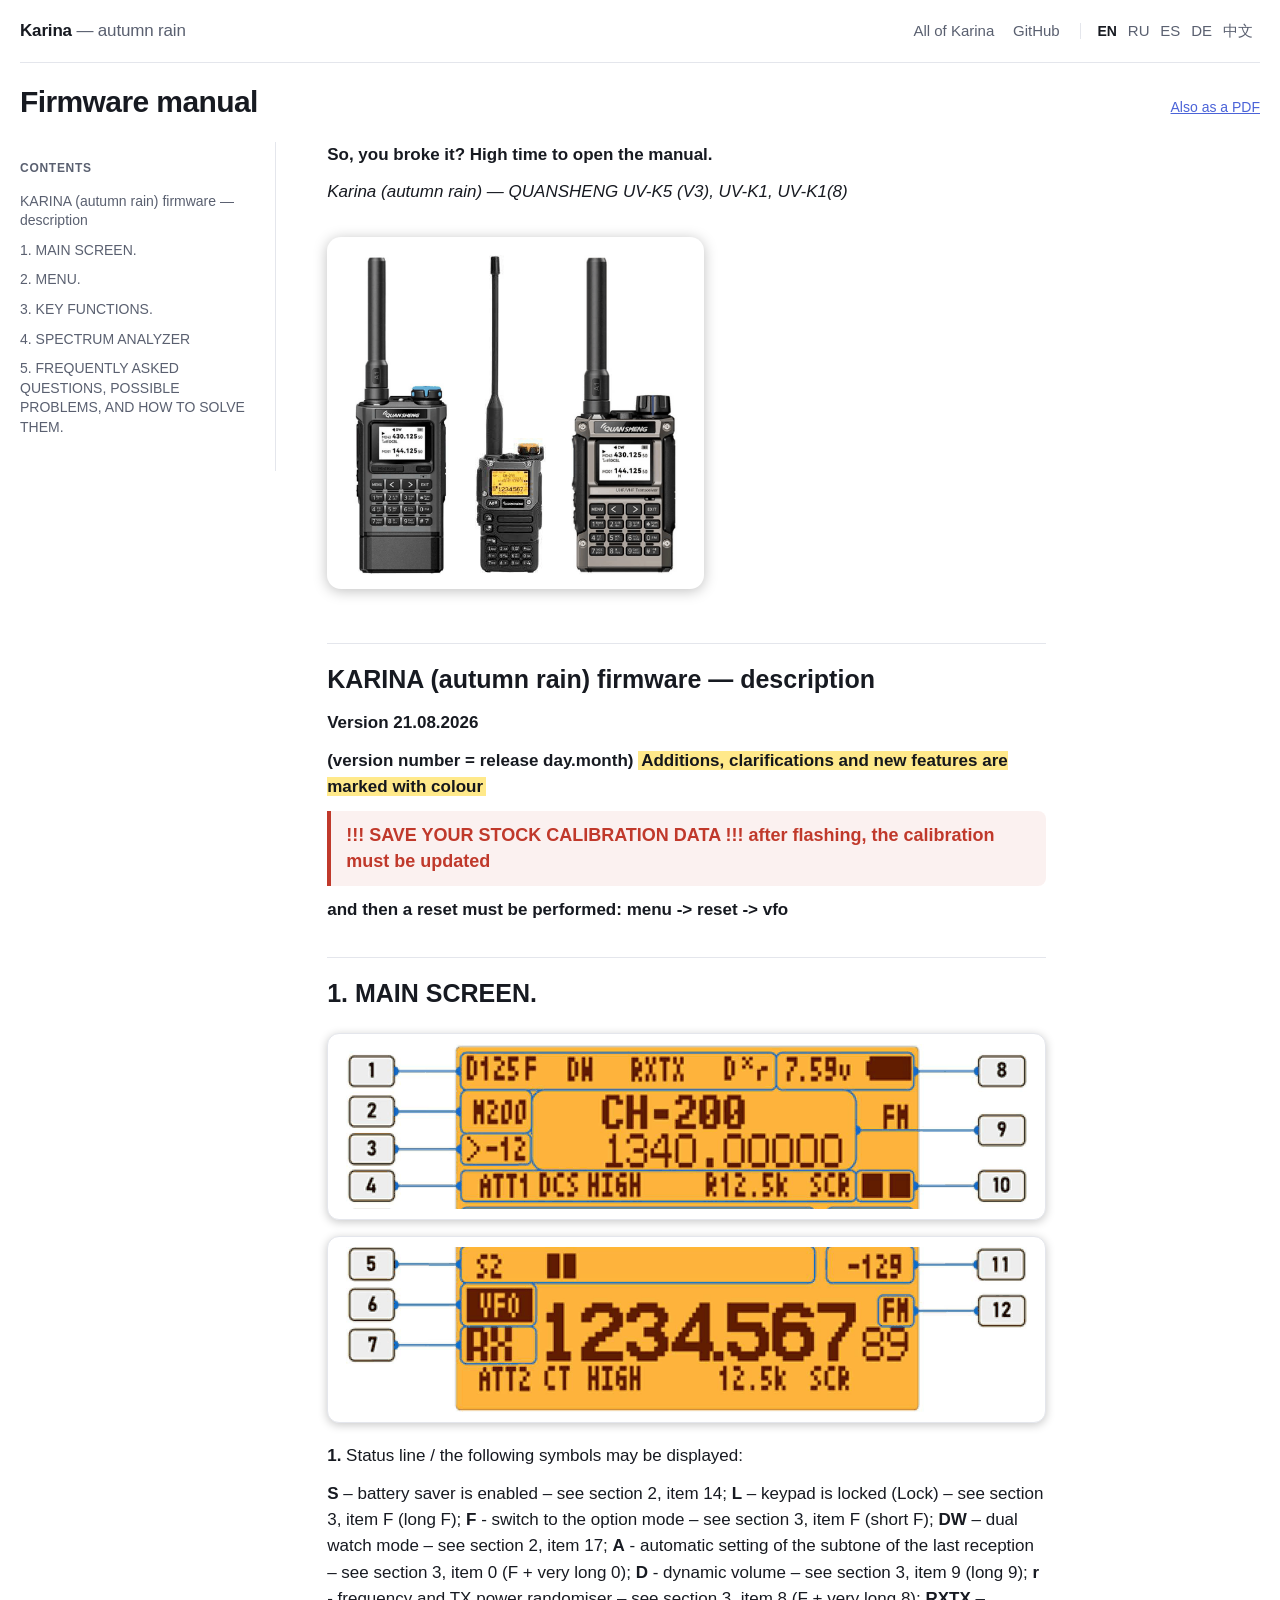
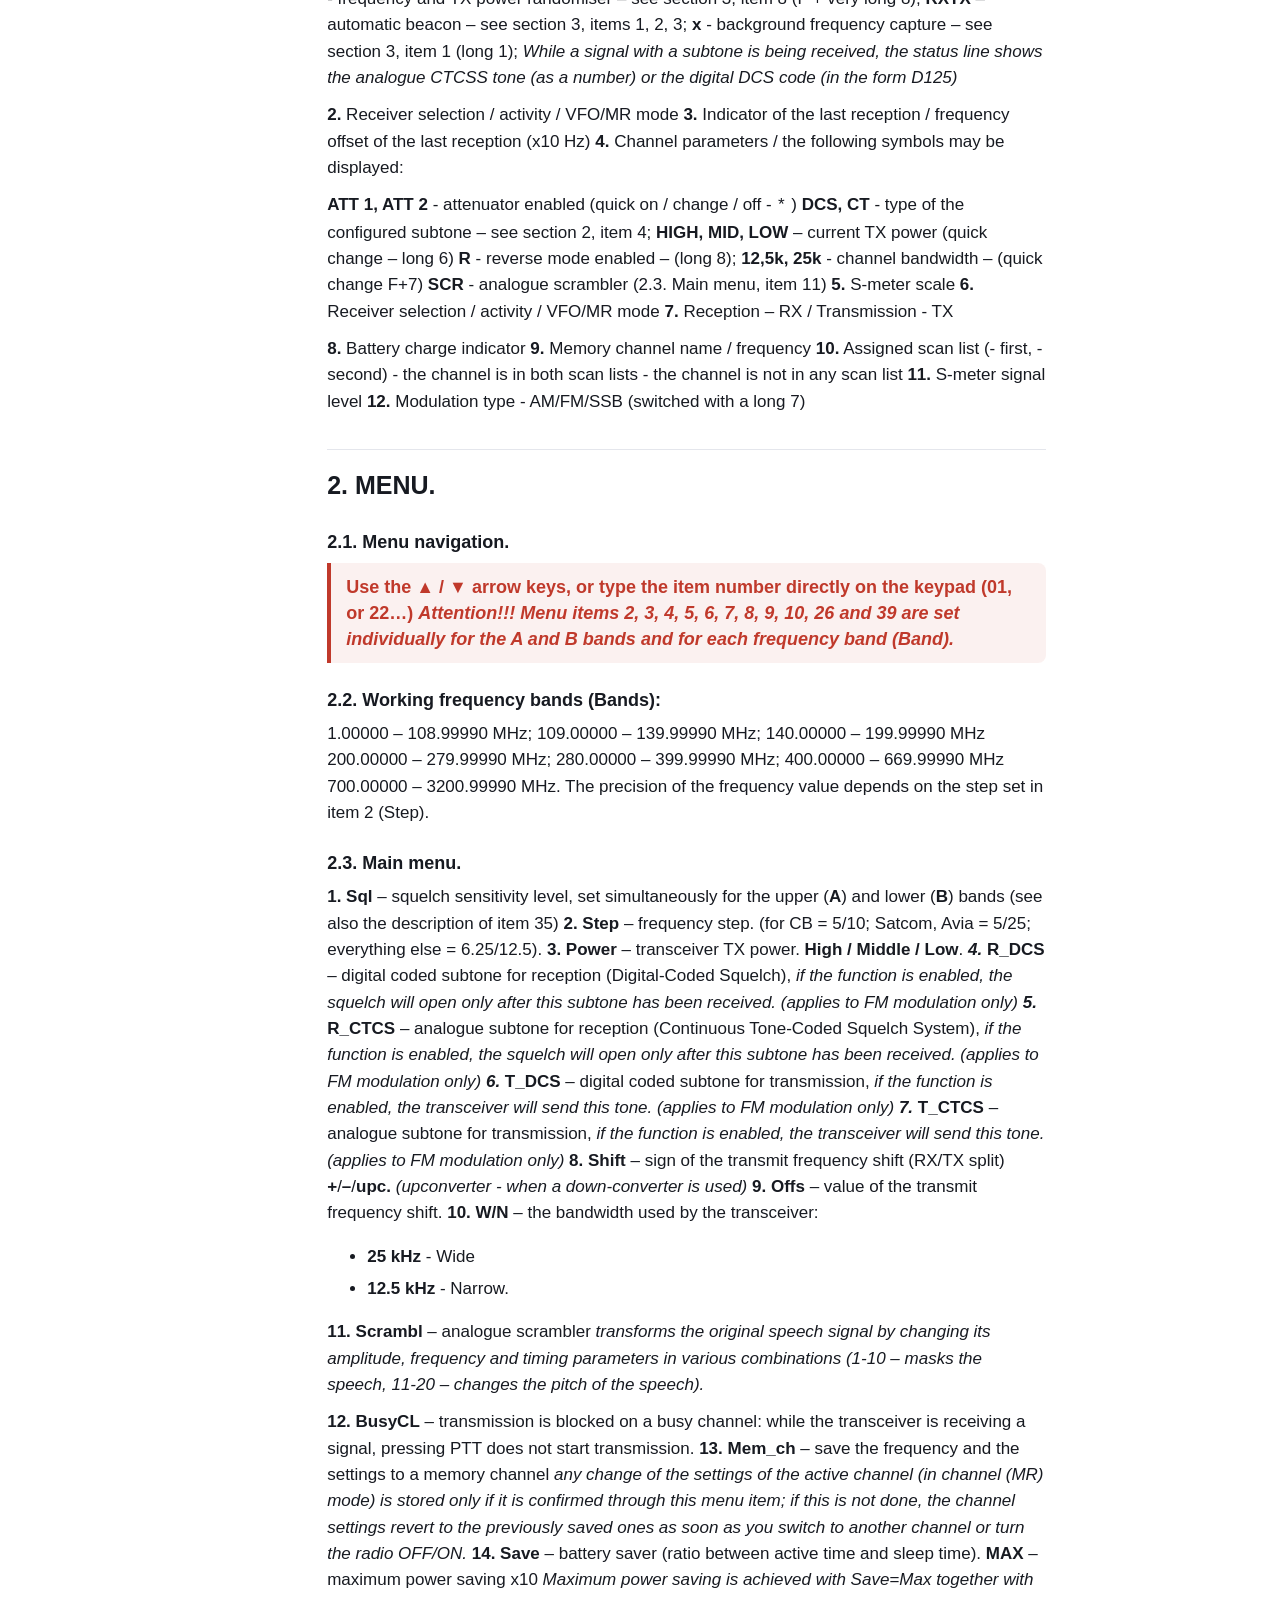
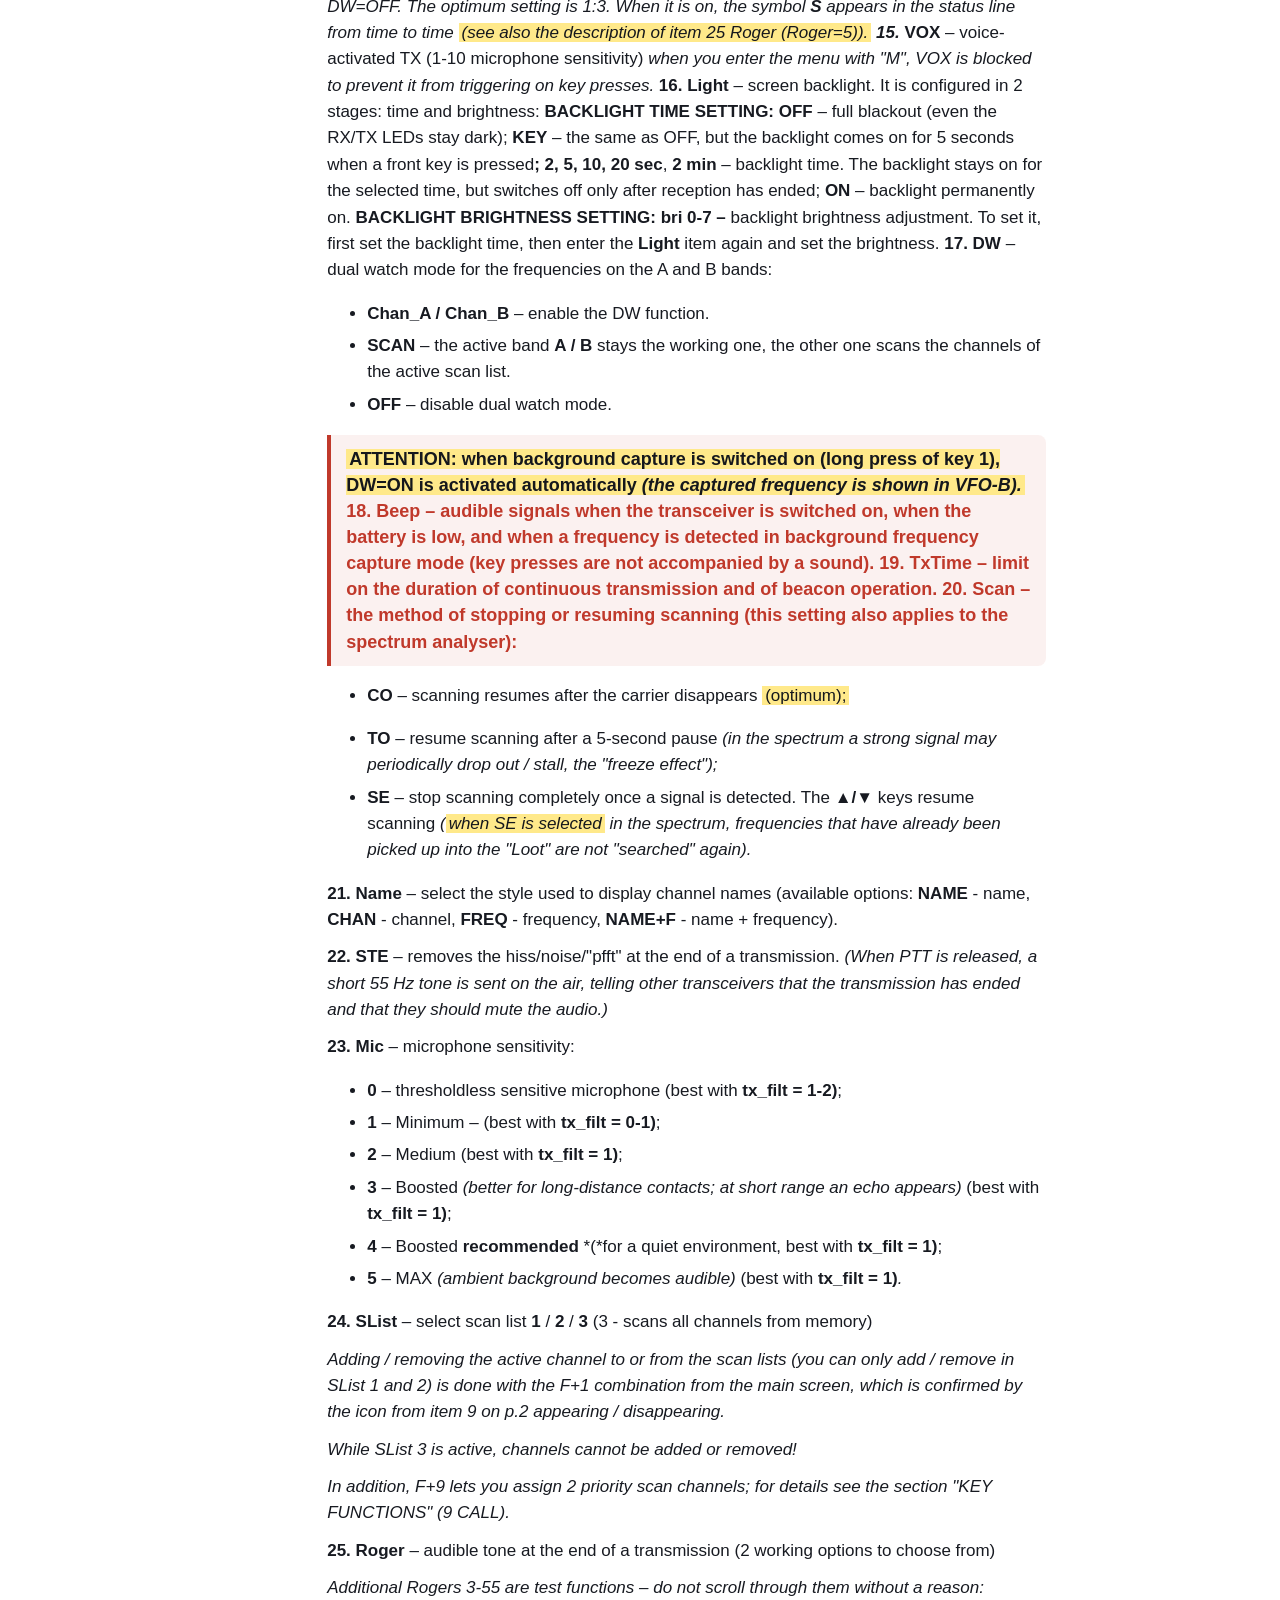
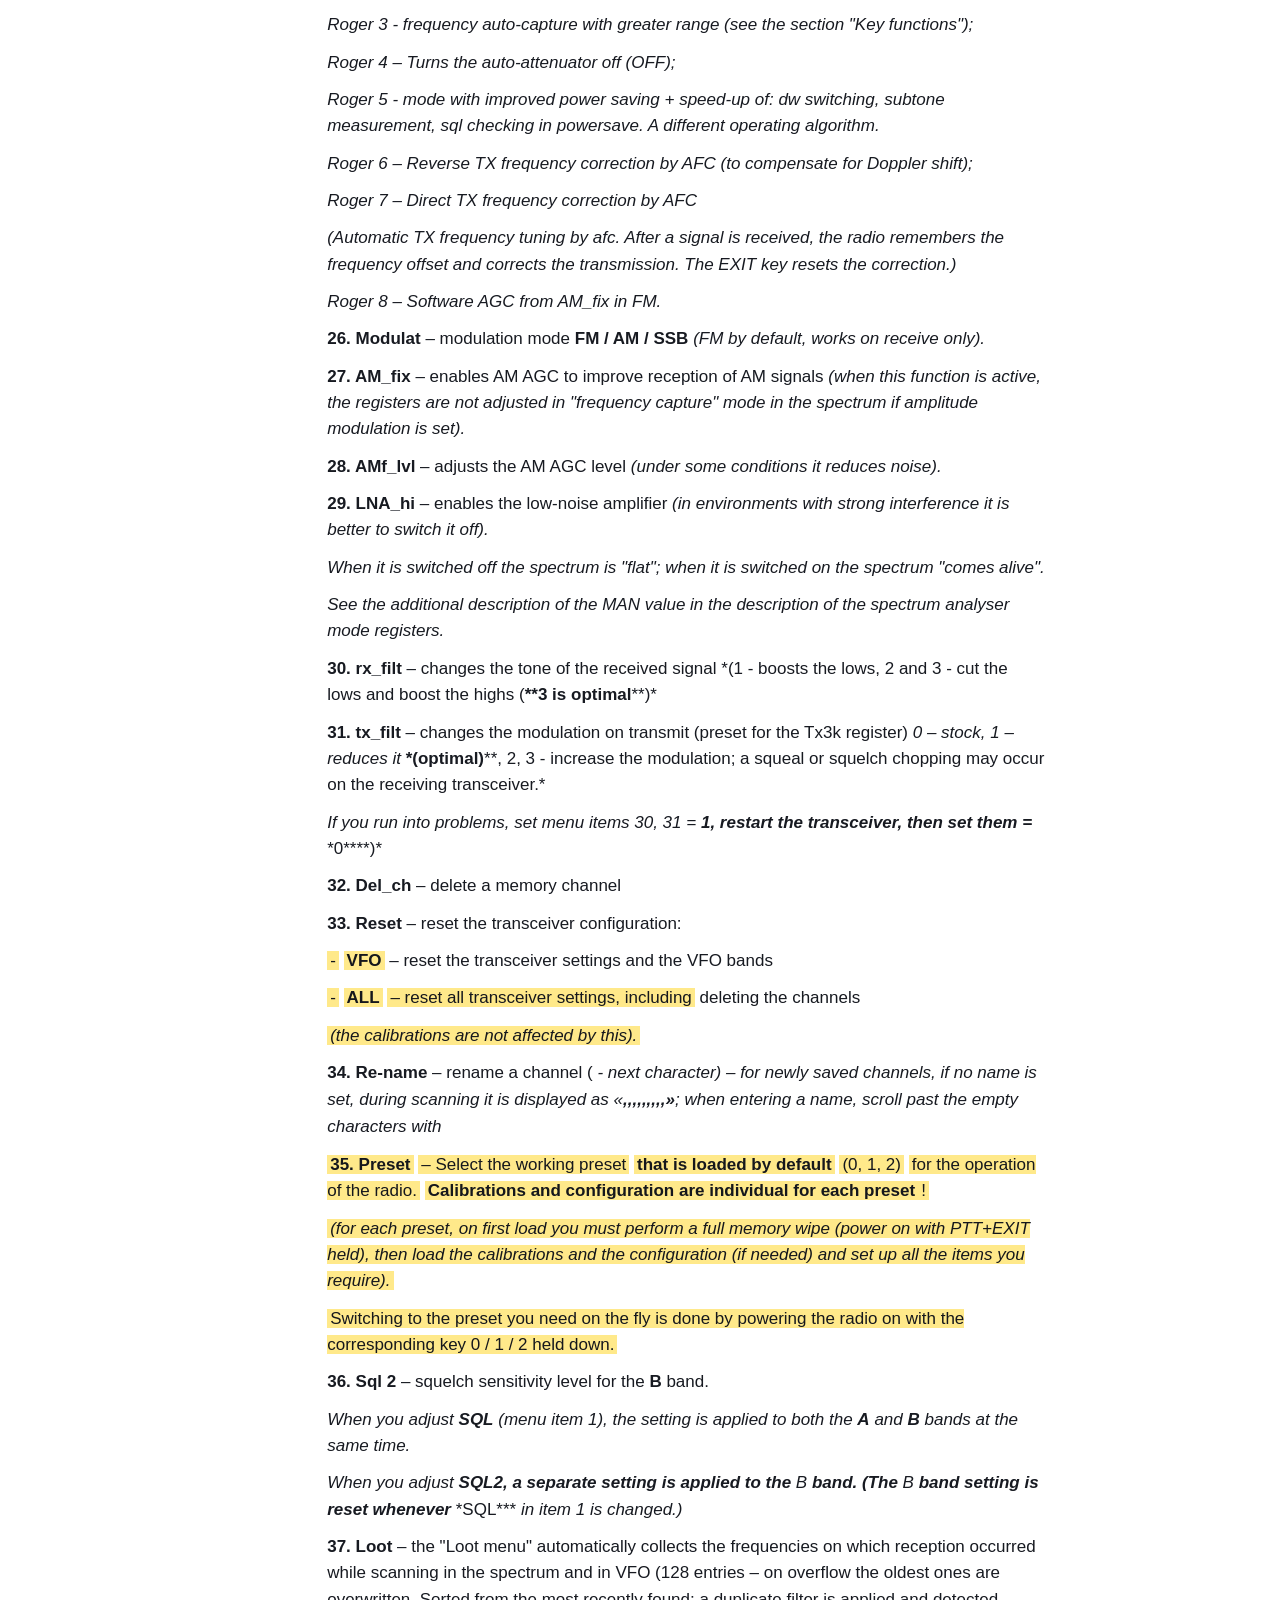
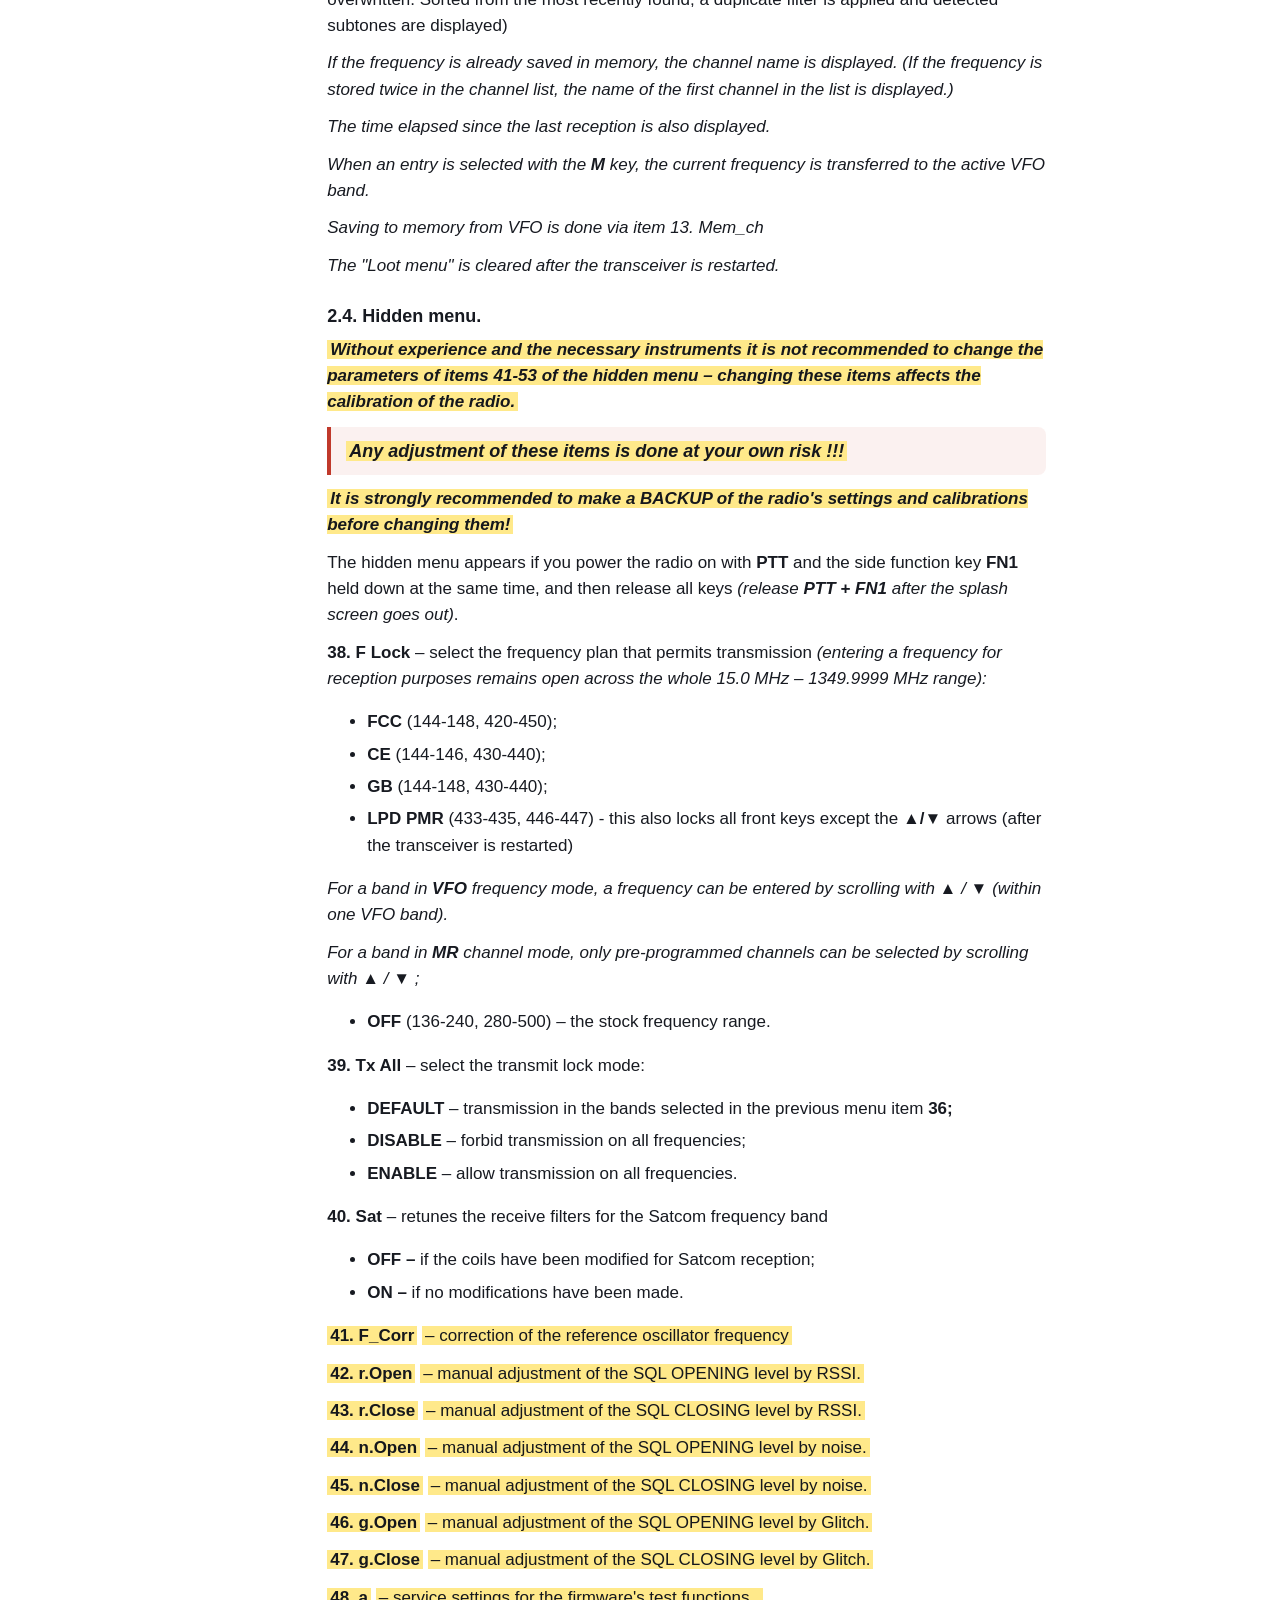
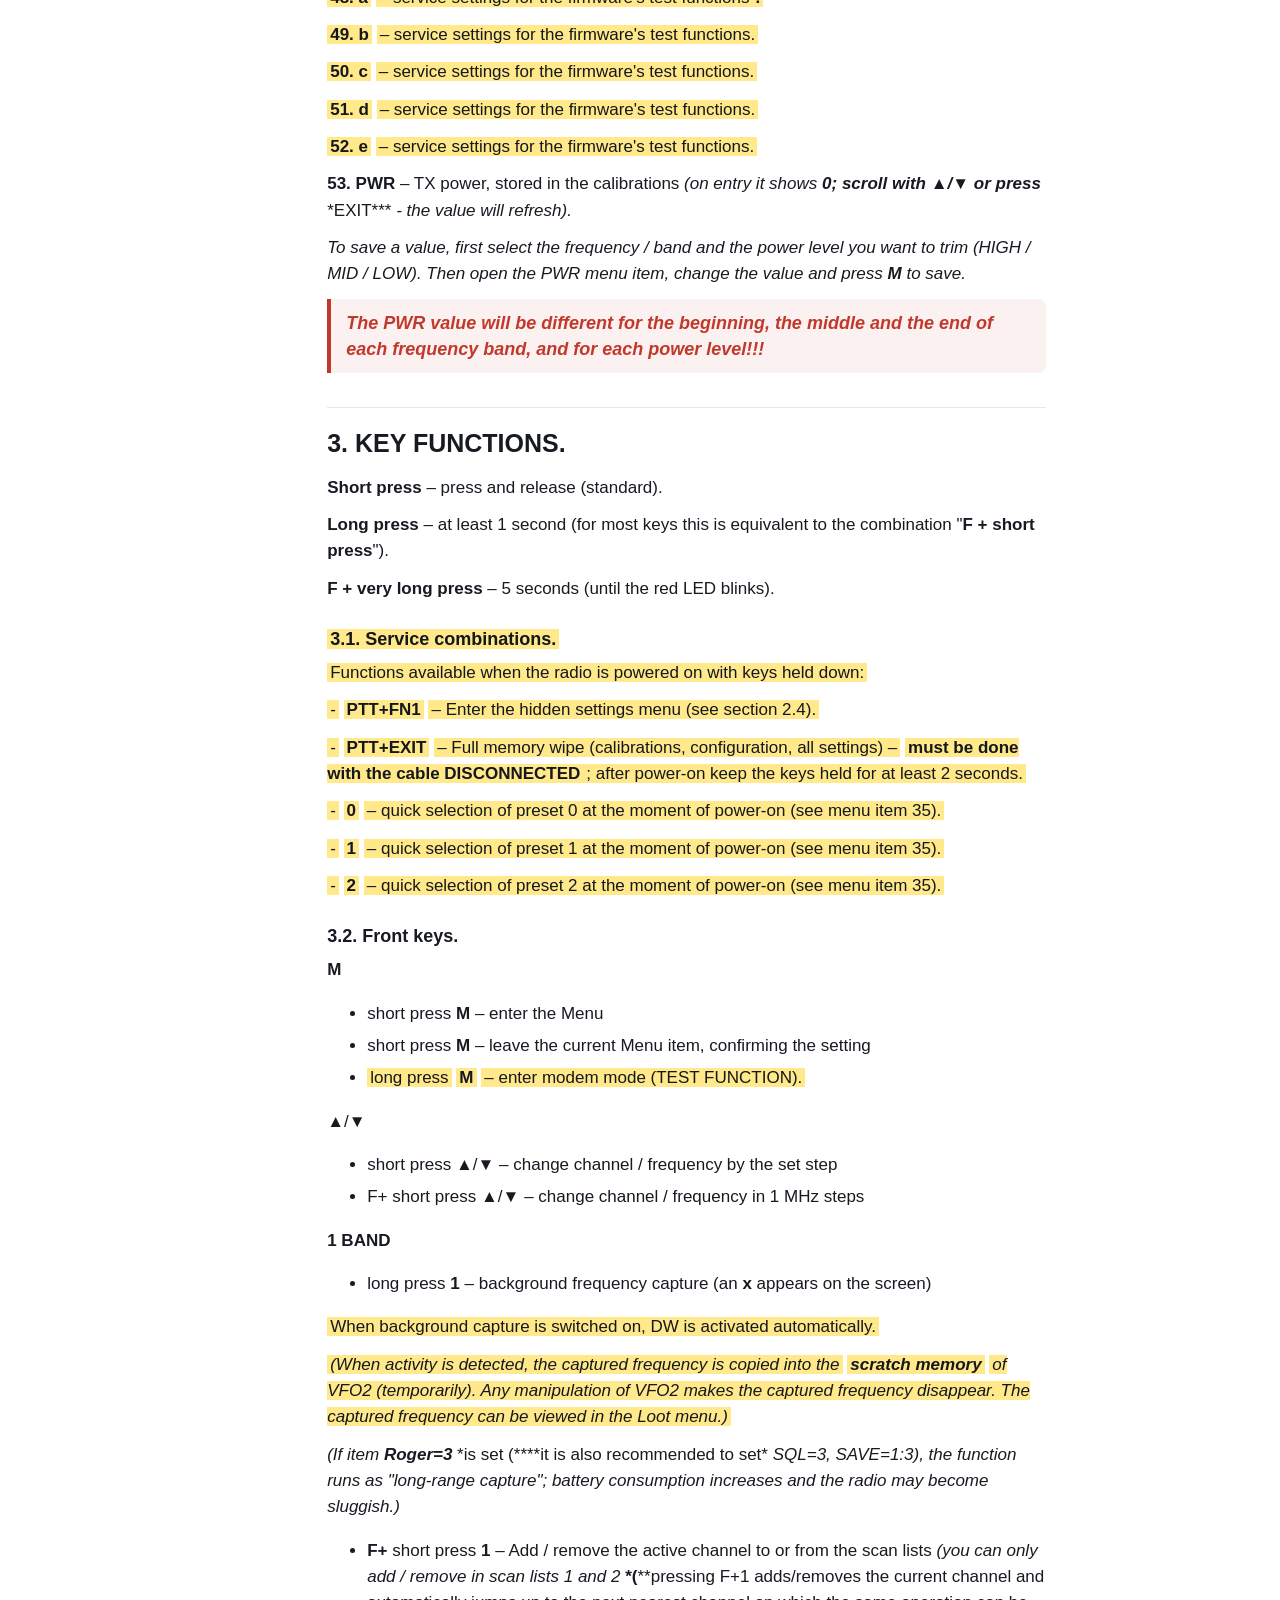
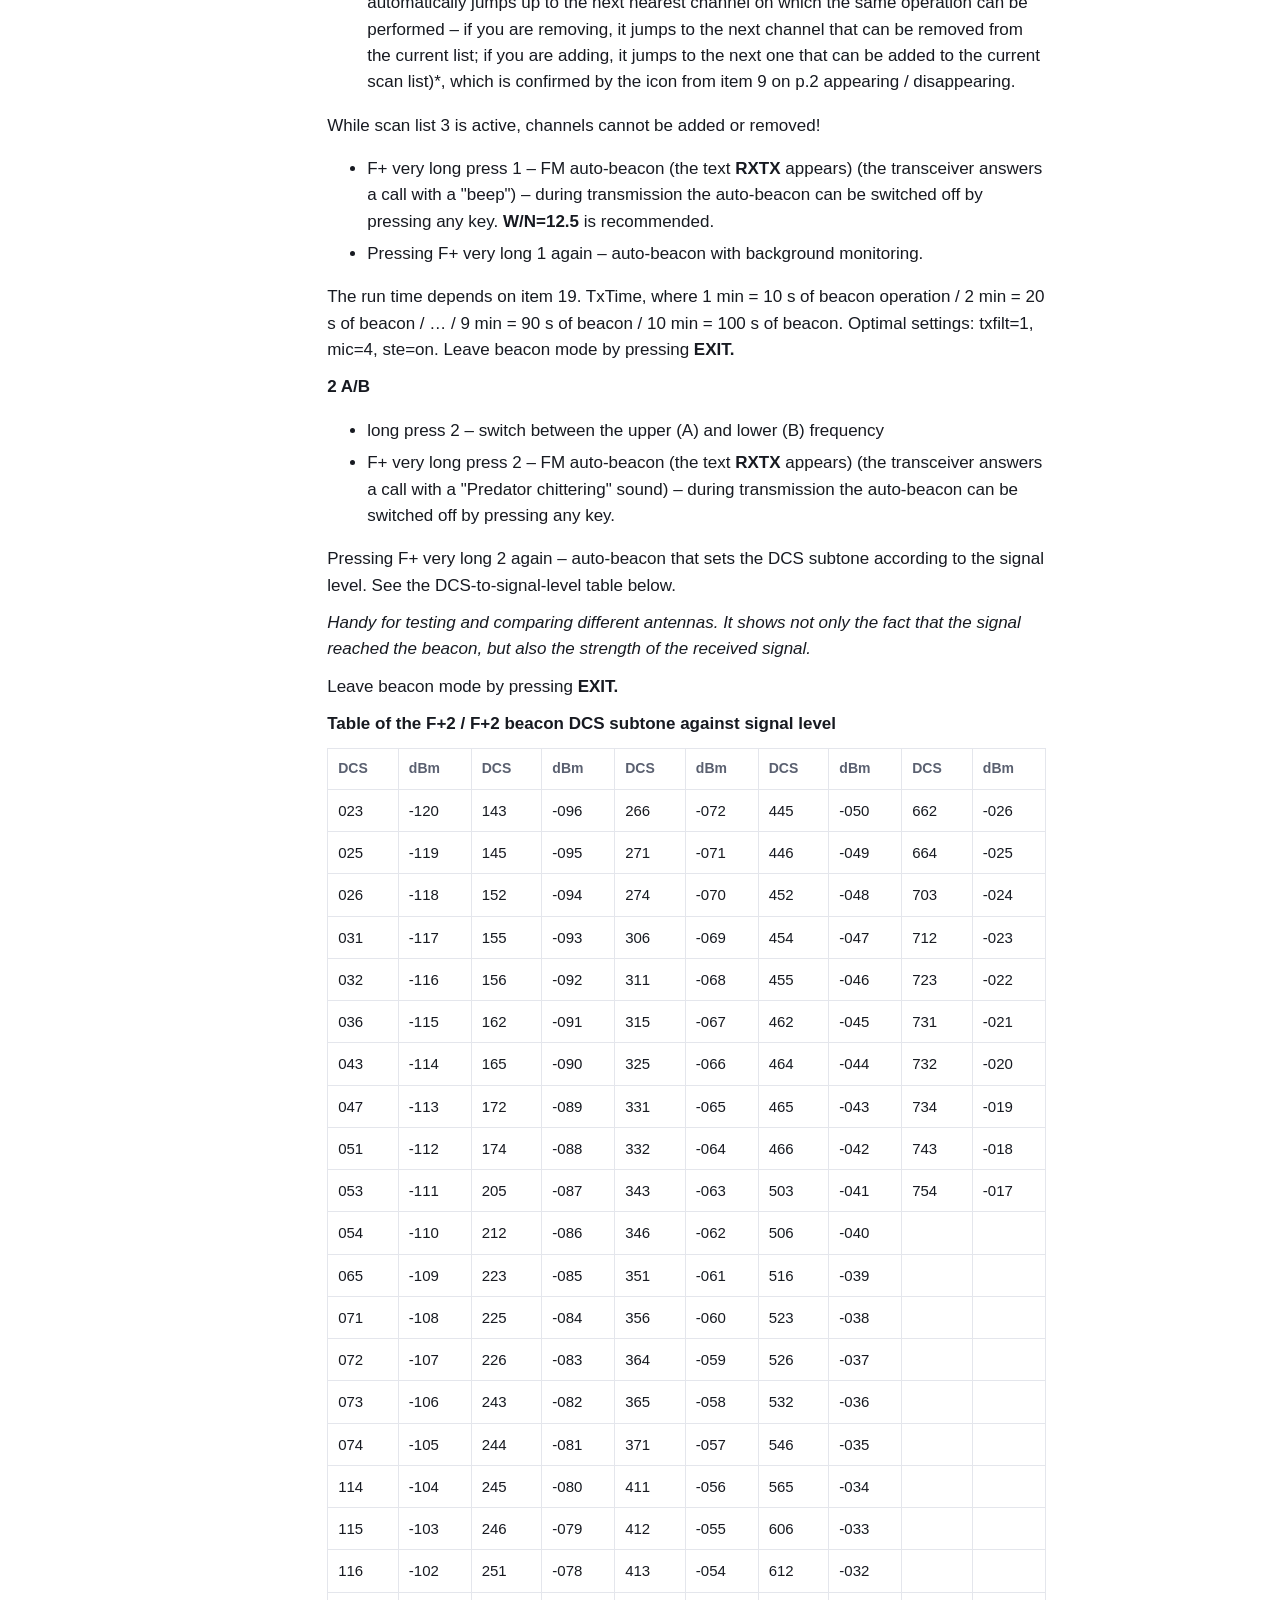
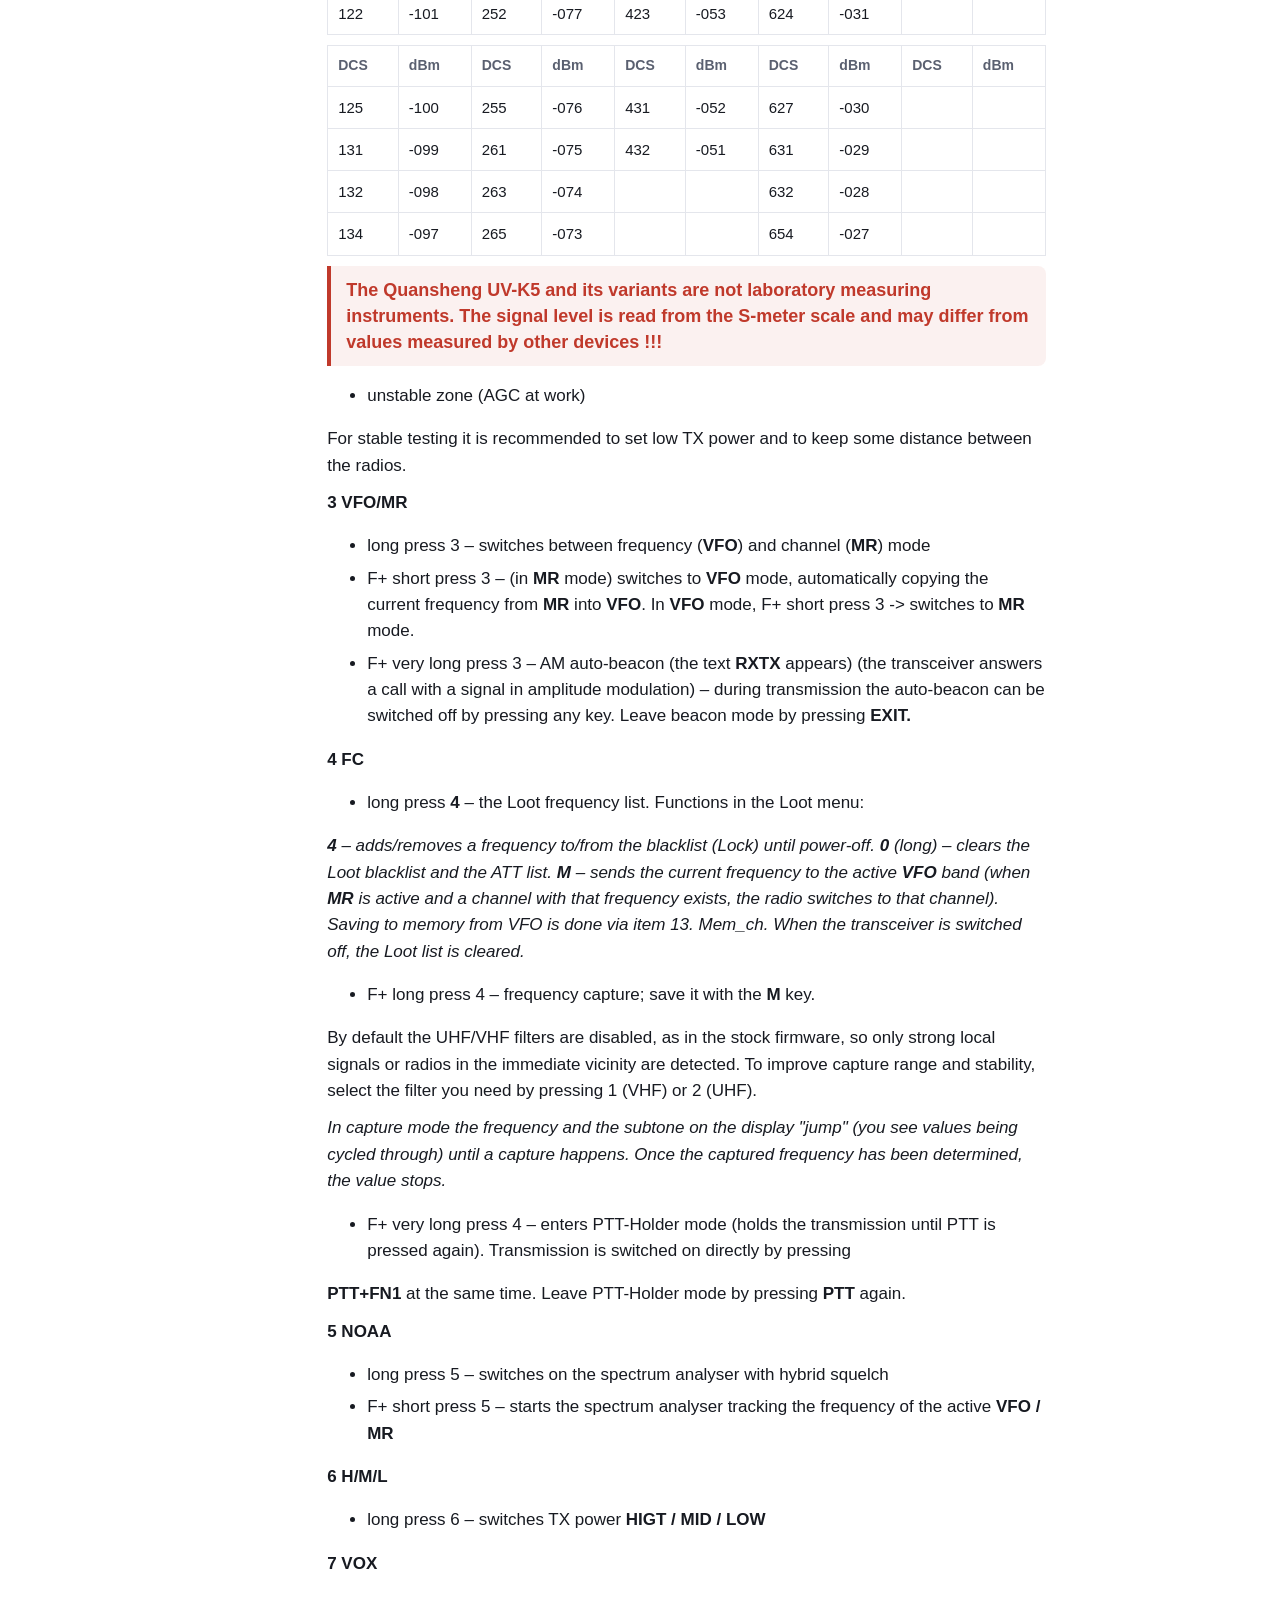
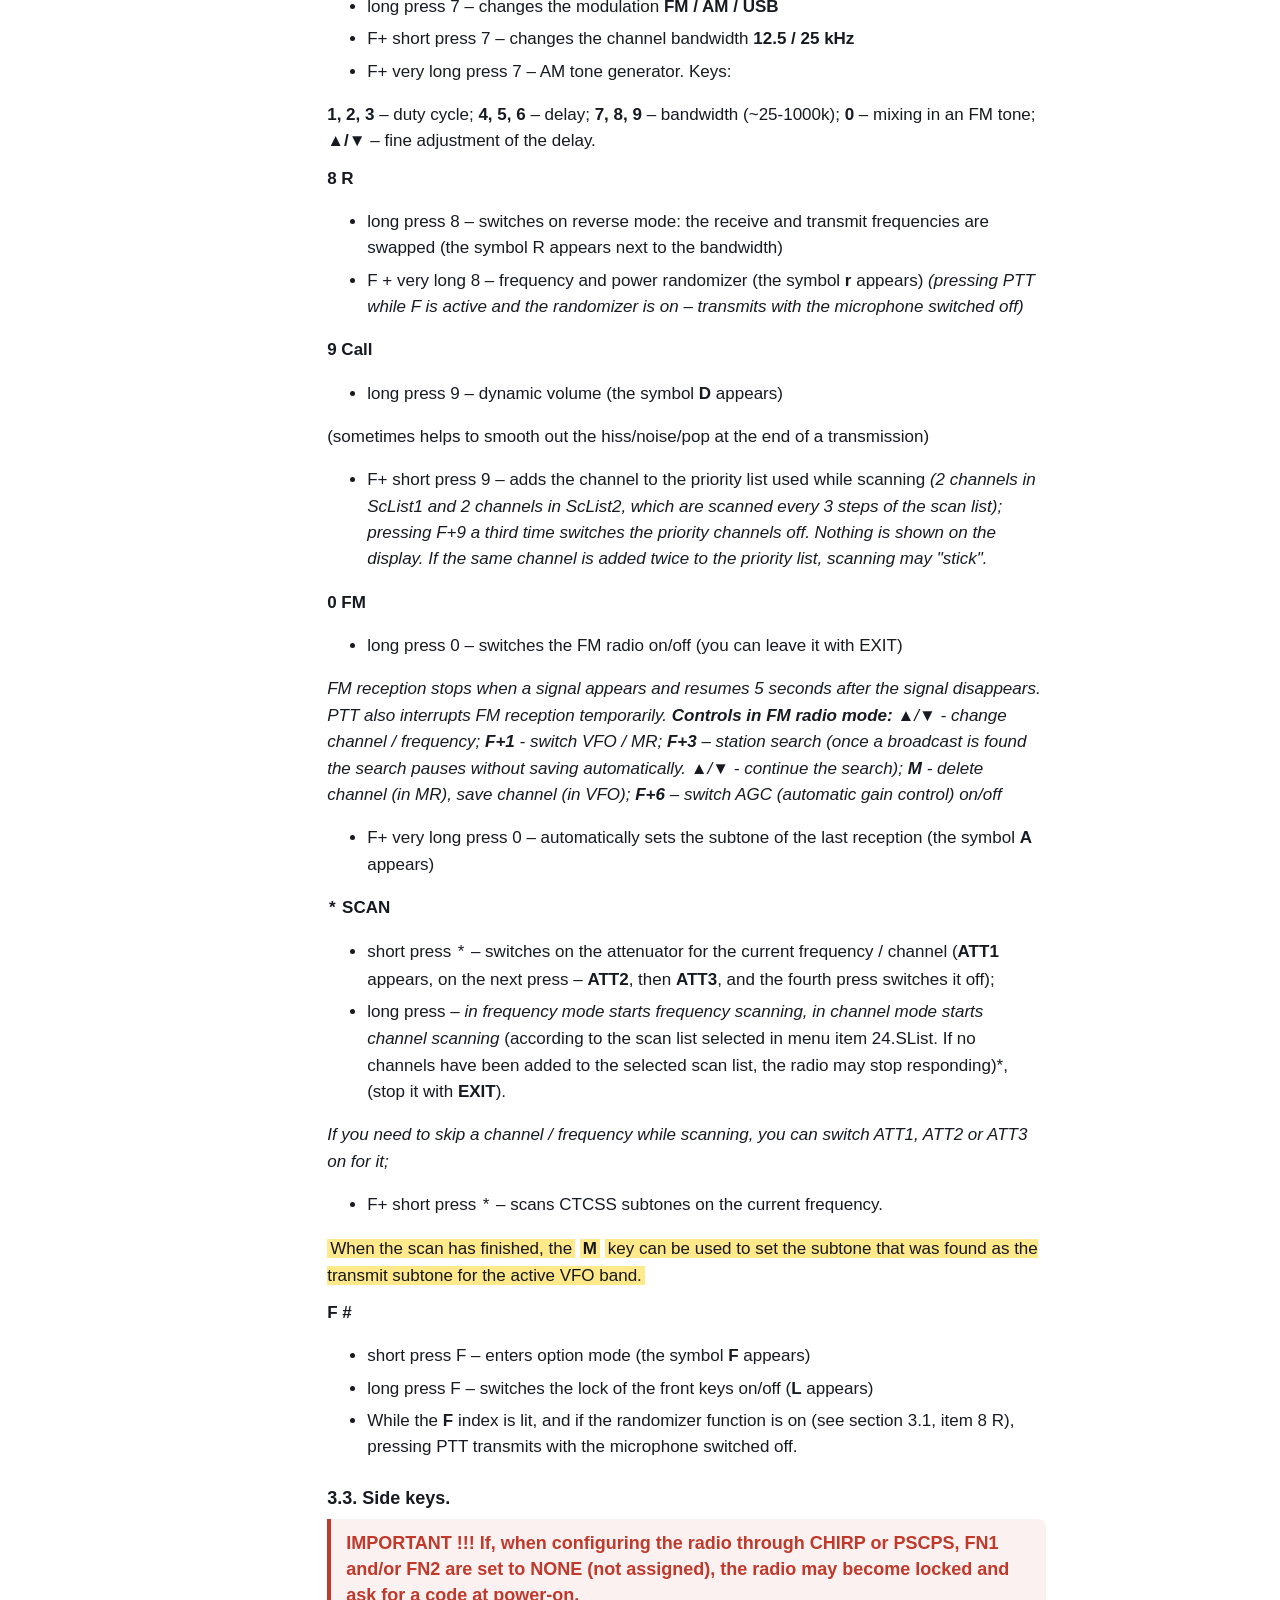
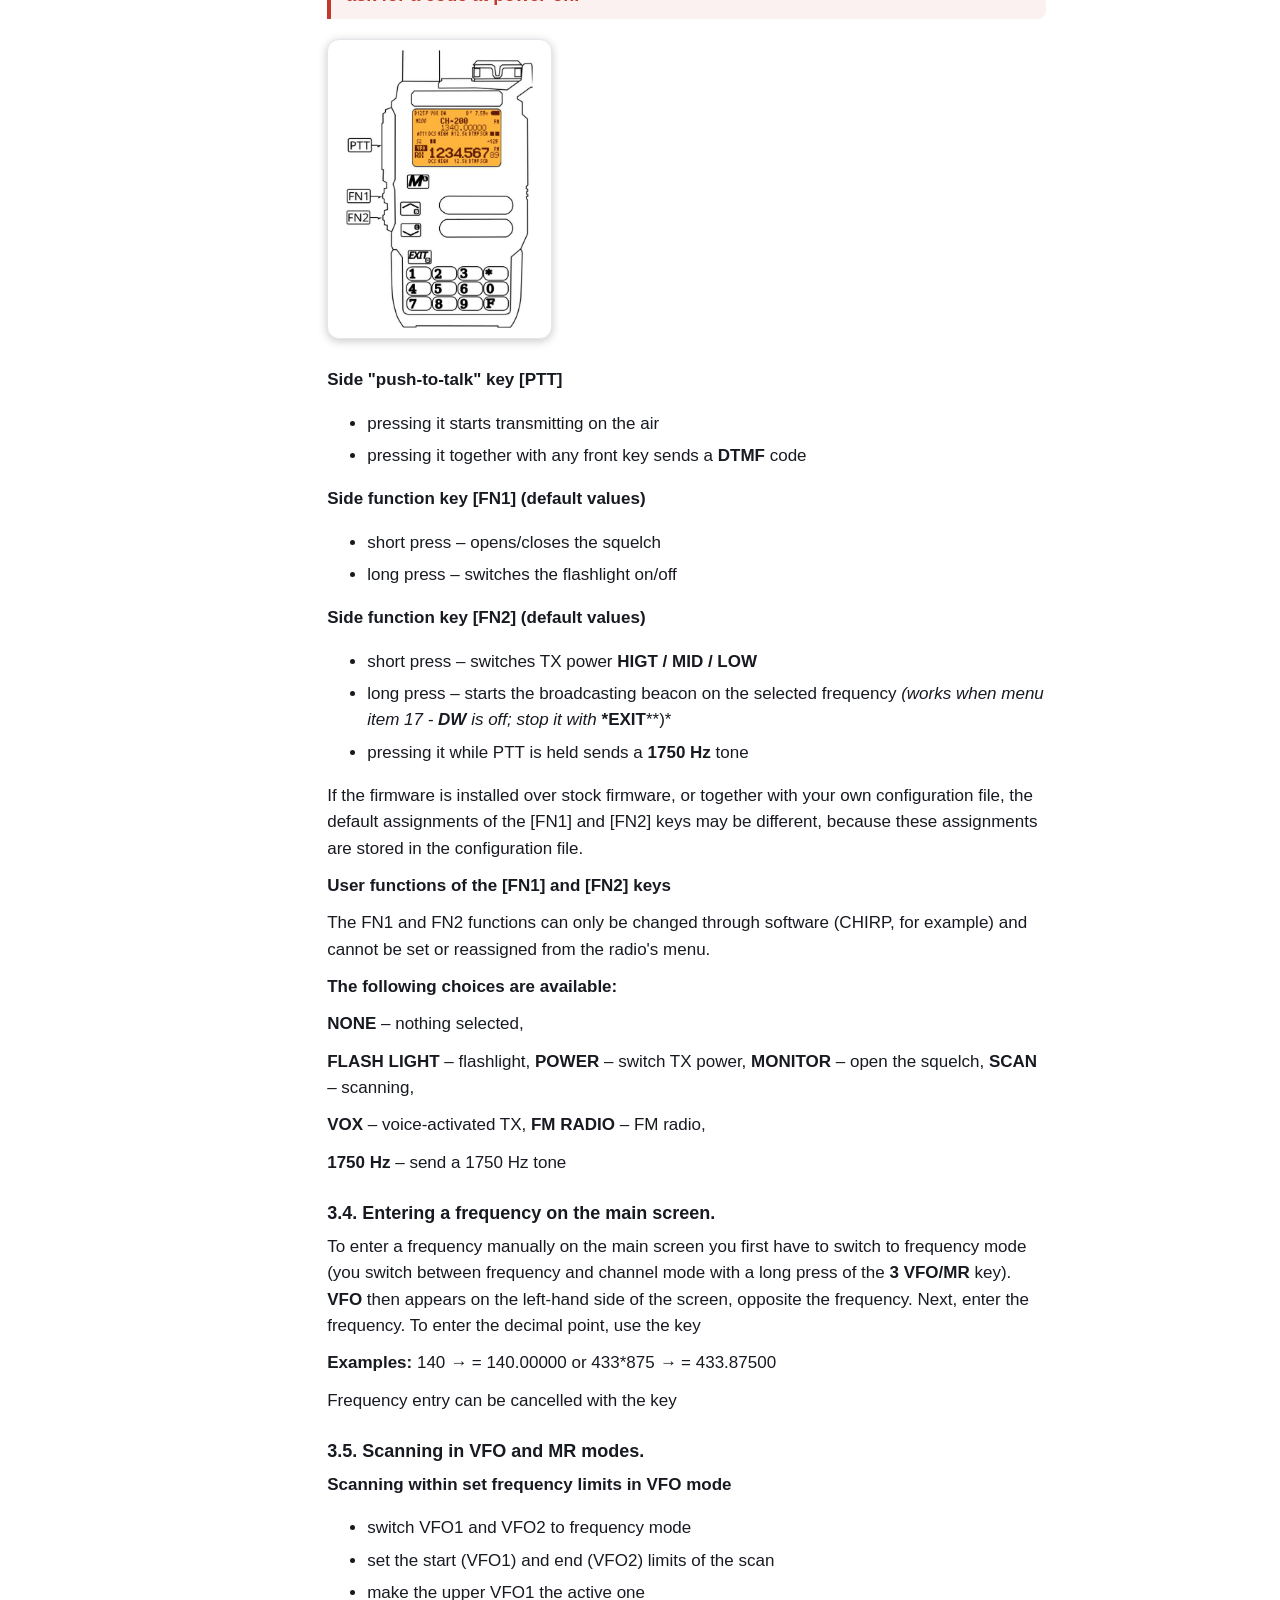
<file: docs/manual/index.html>
<!doctype html>
<html lang="en">
<head>
<meta charset="utf-8">
<meta name="viewport" content="width=device-width, initial-scale=1">
<title>Firmware manual — Karina</title>
<meta name="description" content="Firmware manual — Karina (autumn rain), Quansheng UV-K5 V3 / UV-K1.">
<link rel="canonical" href="https://autumn1rain.github.io/karina-v3-k1/manual/">
<link rel="stylesheet" href="../assets/style.css">
</head>
<body>
<div class="wrap doc-wrap">
<header class="top">
  <div class="brand">Karina <span>— autumn rain</span></div>
  <nav><a href="../">All of Karina</a> <a href="https://github.com/autumn1rain/karina-v3-k1">GitHub</a>
       <span class="langsel"><b>EN</b> <a href="https://autumn1rain.github.io/karina-v3-k1/ru/manual/" hreflang="ru" title="Русский">RU</a> <a href="https://autumn1rain.github.io/karina-v3-k1/es/manual/" hreflang="es" title="Español">ES</a> <a href="https://autumn1rain.github.io/karina-v3-k1/de/manual/" hreflang="de" title="Deutsch">DE</a> <a href="https://autumn1rain.github.io/karina-v3-k1/zh/manual/" hreflang="zh" title="中文">中文</a></span></nav>
</header>
<div class="doc-top">
  <h1>Firmware manual</h1>
  <p class="sub"><a href="https://github.com/autumn1rain/karina-v3-k1/blob/main/karina-v3-k1-manual-en.pdf">Also as a PDF</a></p>
</div>
<div class="doc">
  <aside class="toc"><b>Contents</b><a href="#s1">KARINA (autumn rain) firmware — description</a><a href="#s3">1. MAIN SCREEN.</a><a href="#s4">2. MENU.</a><a href="#s5">3. KEY FUNCTIONS.</a><a href="#s6">4. SPECTRUM ANALYZER</a><a href="#s7">5. FREQUENTLY ASKED QUESTIONS, POSSIBLE PROBLEMS, AND HOW TO SOLVE THEM.</a></aside>
  <article class="body"><p><b>So, you broke it?</b> <b>High time to open the manual.</b></p>
<p><i>Karina (autumn rain) — QUANSHENG UV-K5 (V3), UV-K1, UV-K1(8)</i></p>
<p class="shot hero"><img src="../assets/docs/manual/p01_2.png" alt="screenshot"><img src="../assets/docs/manual/p01_1.png" alt="screenshot"><img src="../assets/docs/manual/p01_3.png" alt="screenshot"></p>
<h2 id="s1">KARINA (autumn rain) firmware — description<a class="anchor" href="#s1">#</a></h2>
<p><b>Version 21.08.2026</b></p>
<p><b>(version number = release day.month)</b> <mark><b>Additions, clarifications and new features are marked with colour</b></mark></p>
<p class="danger"> <b>!!! SAVE YOUR STOCK CALIBRATION DATA !!!</b> <b>after flashing, the calibration must be updated</b></p>
<p><b>and then a reset must be performed: menu -&gt; reset -&gt; vfo</b></p>
<h2 id="s3">1. MAIN SCREEN.<a class="anchor" href="#s3">#</a></h2>
<p class="shot row"><img src="../assets/docs/manual/p03_1.png" alt="screenshot" class="wide"><img src="../assets/docs/manual/p03_2.png" alt="screenshot" class="wide"></p>
<p><b>1.</b> Status line / the following symbols may be displayed:</p>
<p><b>S</b> – battery saver is enabled – see section 2, item 14; <b>L</b> – keypad is locked (Lock) – see section 3, item F (long F); <b>F</b> - switch to the option mode – see section 3, item F (short F); <b>DW</b> – dual watch mode – see section 2, item 17; <b>A</b> - automatic setting of the subtone of the last reception – see section 3, item 0 (F + very long 0); <b>D</b> - dynamic volume – see section 3, item 9 (long 9); <b>r</b> - frequency and TX power randomiser – see section 3, item 8 (F + very long 8); <b>RXTX</b> – automatic beacon – see section 3, items 1, 2, 3; <b>x</b> - background frequency capture – see section 3, item 1 (long 1); <i>While a signal with a subtone is being received, the status line shows the</i> <i>analogue CTCSS tone (as a number) or the digital DCS code (in the form D125)</i></p>
<p><b>2.</b> Receiver selection / activity / VFO/MR mode <b>3.</b> Indicator of the last reception / frequency offset of the last reception (x10 Hz) <b>4.</b> Channel parameters / the following symbols may be displayed:</p>
<p><b>ATT 1, ATT 2</b> - attenuator enabled (quick on / change / off - <code>*</code> ) <b>DCS, CT</b> - type of the configured subtone – see section 2, item 4; <b>HIGH, MID, LOW</b> – current TX power (quick change – long 6) <b>R</b> - reverse mode enabled – (long 8); <b>12,5k, 25k</b> - channel bandwidth – (quick change F+7) <b>SCR</b> - analogue scrambler (2.3. Main menu, item 11) <b>5.</b> S-meter scale <b>6.</b> Receiver selection / activity / VFO/MR mode <b>7.</b> Reception – RX / Transmission - TX</p>
<p><b>8.</b> Battery charge indicator <b>9.</b> Memory channel name / frequency <b>10.</b> Assigned scan list (- first, - second) - the channel is in both scan lists - the channel is not in any scan list <b>11.</b> S-meter signal level <b>12.</b> Modulation type - AM/FM/SSB (switched with a long 7)</p>
<h2 id="s4">2. MENU.<a class="anchor" href="#s4">#</a></h2>
<h3>2.1. Menu navigation.</h3>
<p class="danger"><b>Use the</b> ▲ <b>/</b> ▼ <b>arrow keys, or type the item number directly on the keypad (01, or 22…)</b> <b><i>Attention!!!</b></i> <i>Menu items 2, 3, 4, 5, 6, 7, 8, 9, 10, 26 and 39 are set</i> <i>individually for the A and B bands and for each frequency band (Band).</i></p>
<h3>2.2. Working frequency bands (Bands):</h3>
<p>1.00000 – 108.99990 MHz; 109.00000 – 139.99990 MHz; 140.00000 – 199.99990 MHz 200.00000 – 279.99990 MHz; 280.00000 – 399.99990 MHz; 400.00000 – 669.99990 MHz 700.00000 – 3200.99990 MHz. The precision of the frequency value depends on the step set in item 2 (Step).</p>
<h3>2.3. Main menu.</h3>
<p><b>1.</b> <b>Sql</b> – squelch sensitivity level, set simultaneously for the upper (<b>A</b>) and lower (<b>B</b>) bands (see also the description of item 35) <b>2.</b> <b>Step</b> – frequency step. (for CB = 5/10; Satcom, Avia = 5/25; everything else = 6.25/12.5). <b>3.</b> <b>Power</b> – transceiver TX power. <b>High / Middle / Low</b>. <b><i>4.</b></i> <b>R_DCS</b> – digital coded subtone for reception (Digital-Coded Squelch), <i>if the function is enabled, the squelch will open only after this subtone has been received. (applies to FM modulation only)</i> <b><i>5.</b></i> <b>R_CTCS</b> – analogue subtone for reception (Continuous Tone-Coded Squelch System), <i>if the function is enabled, the squelch will open only after this subtone has been received. (applies to FM modulation only)</i> <b><i>6.</b></i> <b>T_DCS</b> – digital coded subtone for transmission, <i>if the function is enabled, the transceiver will send this tone. (applies to FM modulation only)</i> <b><i>7.</b></i> <b>T_CTCS</b> – analogue subtone for transmission, <i>if the function is enabled, the transceiver will send this tone. (applies to FM modulation only)</i> <b>8.</b> <b>Shift</b> – sign of the transmit frequency shift (RX/TX split) <b>+</b>/<b>–</b>/<b>upc.</b> <i>(upconverter - when a down-converter is used)</i> <b>9.</b> <b>Offs</b> – value of the transmit frequency shift. <b>10. W/N</b> – the bandwidth used by the transceiver:</p>
<ul>
<li><b>25 kHz</b> - Wide</li>
<li><b>12.5 kHz</b> - Narrow.</li>
</ul>
<p><b>11. Scrambl</b> – analogue scrambler <i>transforms the original speech signal by changing its amplitude, frequency and timing parameters in various combinations (1-10 – masks the speech, 11-20 – changes the pitch of the speech).</i></p>
<p><b>12. BusyCL</b> – transmission is blocked on a busy channel: while the transceiver is receiving a signal, pressing PTT does not start transmission. <b>13. Mem_ch</b> – save the frequency and the settings to a memory channel <i>any change of the settings of the active channel (in channel (MR) mode) is stored only if it is confirmed through this menu item; if this is not done, the channel settings revert to the previously saved ones as soon as you switch to another channel or turn the radio OFF/ON.</i> <b>14. Save</b> – battery saver (ratio between active time and sleep time). <b>MAX</b> – maximum power saving x10 <i>Maximum power saving is achieved with Save=Max together with DW=OFF. The optimum setting is 1:3. When it is on, the symbol</i> <b><i>S</b></i> <i>appears in the status line from time to time</i> <mark><i>(see also the description of item 25 Roger (Roger=5)).</i></mark> <b><i>15.</b></i> <b>VOX</b> – voice-activated TX (1-10 microphone sensitivity) <i>when you enter the menu with "M", VOX is blocked to prevent it from triggering on key presses.</i> <b>16. Light</b> – screen backlight. It is configured in 2 stages: time and brightness: <b>BACKLIGHT TIME SETTING:</b> <b>OFF</b> – full blackout (even the RX/TX LEDs stay dark); <b>KEY</b> – the same as OFF, but the backlight comes on for 5 seconds when a front key is pressed<b>;</b> <b>2, 5, 10, 20 sec</b>, <b>2 min</b> – backlight time. The backlight stays on for the selected time, but switches off only after reception has ended; <b>ON</b> – backlight permanently on. <b>BACKLIGHT BRIGHTNESS SETTING:</b> <b>bri 0-7 –</b> backlight brightness adjustment. To set it, first set the backlight time, then enter the <b>Light</b> item again and set the brightness. <b>17. DW</b> – dual watch mode for the frequencies on the A and B bands:</p>
<ul>
<li><b>Chan_A / Chan_B</b> – enable the DW function.</li>
<li><b>SCAN</b> – the active band <b>A / B</b> stays the working one, the other one scans the channels of the active scan list.</li>
<li><b>OFF</b> – disable dual watch mode.</li>
</ul>
<p class="danger"><mark><b>ATTENTION</b>: when background capture is switched on (long press of key 1), DW=ON is activated automatically <i>(the captured frequency is shown in VFO-B).</i></mark> <b>18. Beep</b> – audible signals when the transceiver is switched on, when the battery is low, and when a frequency is detected in background frequency capture mode (key presses are not accompanied by a sound). <b>19. TxTime</b> – limit on the duration of continuous transmission and of beacon operation. <b>20. Scan</b> – the method of stopping or resuming scanning (this setting also applies to the spectrum analyser):</p>
<ul>
<li><b>CO</b> – scanning resumes after the carrier disappears <mark>(optimum);</mark></li>
</ul>
<ul>
<li><b>TO</b> – resume scanning after a 5-second pause <i>(in the spectrum a strong signal may periodically drop out / stall, the "freeze effect");</i></li>
<li><b>SE</b> – stop scanning completely once a signal is detected. The ▲<b>/</b>▼ keys resume scanning <i>(</i><mark><i>when SE is selected</i></mark> <i>in the spectrum, frequencies that have already been picked up into the "Loot" are not "searched" again).</i></li>
</ul>
<p><b>21. Name</b> – select the style used to display channel names (available options: <b>NAME</b> - name, <b>CHAN</b> - channel, <b>FREQ</b> - frequency, <b>NAME+F</b> - name + frequency).</p>
<p><b>22. STE</b> – removes the hiss/noise/"pfft" at the end of a transmission. <i>(When PTT is released, a short 55 Hz tone is sent on the air, telling other transceivers that the transmission has ended and that they should mute the audio.)</i></p>
<p><b>23. Mic</b> – microphone sensitivity:</p>
<ul>
<li><b>0</b> – thresholdless sensitive microphone (best with <b>tx_filt = 1-2)</b>;</li>
<li><b>1</b> – Minimum – (best with <b>tx_filt = 0-1)</b>;</li>
<li><b>2</b> – Medium (best with <b>tx_filt = 1)</b>;</li>
<li><b>3</b> – Boosted <i>(better for long-distance contacts; at short range an echo appears)</i> (best with <b>tx_filt = 1)</b>;</li>
<li><b>4</b> – Boosted <b>recommended</b> *(*for a quiet environment, best with <b>tx_filt = 1)</b>;</li>
<li><b>5</b> – MAX <i>(ambient background becomes audible)</i> (best with <b>tx_filt = 1)</b><i>.</i></li>
</ul>
<p><b>24. SList</b> – select scan list <b>1</b> / <b>2</b> / <b>3</b> (3 - scans all channels from memory)</p>
<p><i>Adding / removing the active channel to or from the scan lists (you can only add / remove in SList 1 and 2) is done with the F+1 combination from the main screen, which is confirmed by the icon from item 9 on p.2 appearing / disappearing.</i></p>
<p><i>While SList 3 is active, channels cannot be added or removed!</i></p>
<p><i>In addition, F+9 lets you assign 2 priority scan channels; for details see the section "KEY FUNCTIONS" (9 CALL).</i></p>
<p><b>25. Roger</b> – audible tone at the end of a transmission (2 working options to choose from)</p>
<p><i>Additional Rogers 3-55 are test functions – do not scroll through them without a reason:</i></p>
<p><i>Roger 3 - frequency auto-capture with greater range (see the section "Key functions");</i></p>
<p><i>Roger 4 – Turns the auto-attenuator off (OFF);</i></p>
<p><i>Roger 5 - mode with improved power saving + speed-up of: dw switching, subtone measurement, sql checking in powersave. A different operating algorithm.</i></p>
<p><i>Roger 6 – Reverse TX frequency correction by AFC (to compensate for Doppler shift);</i></p>
<p><i>Roger 7 – Direct TX frequency correction by AFC</i></p>
<p><i>(Automatic TX frequency tuning by afc. After a signal is received, the radio remembers the frequency offset and corrects the transmission. The EXIT key resets the correction.)</i></p>
<p><i>Roger 8 – Software AGC from AM_fix in FM.</i></p>
<p><b>26. Modulat</b> – modulation mode <b>FM / AM / SSB</b> <i>(FM by default, works on receive only).</i></p>
<p><b>27. AM_fix</b> – enables AM AGC to improve reception of AM signals <i>(when this function is active, the registers are not adjusted in "frequency capture" mode in the spectrum if amplitude modulation is set).</i></p>
<p><b>28. AMf_lvl</b> – adjusts the AM AGC level <i>(under some conditions it reduces noise).</i></p>
<p><b>29. LNA_hi</b> – enables the low-noise amplifier <i>(in environments with strong interference it is better to switch it off).</i></p>
<p><i>When it is switched off the spectrum is "flat"; when it is switched on the spectrum "comes alive".</i></p>
<p><i>See the additional description of the MAN value in the description of the spectrum analyser mode registers.</i></p>
<p><b>30. rx_filt</b> – changes the tone of the received signal *(1 - boosts the lows, 2 and 3 - cut the lows and boost the highs (<b>**3 is optimal</b>**)*</p>
<p><b>31. tx_filt</b> – changes the modulation on transmit (preset for the Tx3k register) <i>0 – stock, 1 – reduces it</i> <b>*(optimal)</b>**, 2, 3 - increase the modulation; a squeal or squelch chopping may occur on the receiving transceiver.*</p>
<p><i>If you run into problems, set menu items 30, 31 =</i> <b><i>1</b><b>, restart the transceiver, then set them =</i> </b>*0****)*</p>
<p><b>32. Del_ch</b> – delete a memory channel</p>
<p><b>33. Reset</b> – reset the transceiver configuration:</p>
<p><mark>-</mark> <mark><b>VFO</b></mark> – reset the transceiver settings and the VFO bands</p>
<p><mark>-</mark> <mark><b>ALL</b></mark> <mark>– reset all transceiver settings, including</mark> deleting the channels</p>
<p><mark><i>(the calibrations are not affected by this).</i></mark></p>
<p><b>34. Re-name</b> – rename a channel (<code><i></code> - next character) – for newly saved channels, if no name is set, during scanning it is displayed as «<b>,,,,,,,,,»</b>; when entering a name, scroll past the empty characters with <code></i></code></p>
<p><mark><b>35. Preset</b></mark> <mark>– Select the working preset</mark> <mark><b>that is loaded by default</b></mark> <mark>(0, 1, 2)</mark> <mark>for the operation of the radio.</mark> <mark><b>Calibrations and configuration are individual for each preset</b></mark><mark>!</mark></p>
<p><mark><i>(for each preset, on first load you must perform a full memory wipe (power on with PTT+EXIT held), then load the calibrations and the configuration (if needed) and set up all the items you require).</i></mark></p>
<p><mark>Switching to the preset you need on the fly is done by powering the radio on with the corresponding key 0 / 1 / 2 held down.</mark></p>
<p><b>36. Sql 2</b> – squelch sensitivity level for the <b>B</b> band.</p>
<p><i>When you adjust</i> <b><i>SQL</b></i> <i>(menu item 1), the setting is applied to both the</i> <b><i>A</b></i> <i>and</i> <b><i>B</b></i> <i>bands at the same time.</i></p>
<p><i>When you adjust</i> <b><i>SQL2</b><b>, a separate setting is applied to the</i> </b><i>B<b></i> <i>band. (The</i> </b><i>B<b></i> <i>band setting is reset whenever</i> </b>*SQL*** <i>in item 1 is changed.)</i></p>
<p><b>37. Loot</b> – the "Loot menu" automatically collects the frequencies on which reception occurred while scanning in the spectrum and in VFO (128 entries – on overflow the oldest ones are overwritten. Sorted from the most recently found; a duplicate filter is applied and detected subtones are displayed)</p>
<p><i>If the frequency is already saved in memory, the channel name is displayed. (If the frequency is stored twice in the channel list, the name of the first channel in the list is displayed.)</i></p>
<p><i>The time elapsed since the last reception is also displayed.</i></p>
<p><i>When an entry is selected with the</i> <b><i>M</b></i> <i>key, the current frequency is transferred to the active VFO band.</i></p>
<p><i>Saving to memory from VFO is done via item 13. Mem_ch</i></p>
<p><i>The "Loot menu" is cleared after the transceiver is restarted.</i></p>
<h3>2.4. Hidden menu.</h3>
<p><mark><b><i>Without experience and the necessary instruments it is not recommended to change the parameters of items 41-53 of the hidden menu – changing these items affects the calibration of the radio.</b></i></mark></p>
<p class="danger"><mark><b><i>Any adjustment of these items is done at your own risk !!!</b></i></mark></p>
<p><mark><b><i>It is strongly recommended to make a BACKUP of the radio's settings and calibrations before changing them!</b></i></mark></p>
<p>The hidden menu appears if you power the radio on with <b>PTT</b> and the side function key <b>FN1</b> held down at the same time, and then release all keys <i>(release</i> <b><i>PTT + FN1</b></i> <i>after the splash screen goes out)</i>.</p>
<p><b>38. F Lock</b> – select the frequency plan that permits transmission <i>(entering a frequency for reception purposes remains open across the whole 15.0 MHz – 1349.9999 MHz range):</i></p>
<ul>
<li><b>FCC</b> (144-148, 420-450);</li>
<li><b>CE</b> (144-146, 430-440);</li>
<li><b>GB</b> (144-148, 430-440);</li>
<li><b>LPD PMR</b> (433-435, 446-447) - this also locks all front keys except the ▲<b>/</b>▼ arrows (after the transceiver is restarted)</li>
</ul>
<p><i>For a band in</i> <b><i>VFO</b></i> <i>frequency mode, a frequency can be entered by scrolling with</i> ▲ <i>/</i> ▼ <i>(within one VFO band).</i></p>
<p><i>For a band in</i> <b><i>MR</b></i> <i>channel mode, only pre-programmed channels can be selected by scrolling with</i> ▲ <i>/</i> ▼ <i>;</i></p>
<ul>
<li><b>OFF</b> (136-240, 280-500) – the stock frequency range.</li>
</ul>
<p><b>39. Tx All</b> – select the transmit lock mode:</p>
<ul>
<li><b>DEFAULT</b> – transmission in the bands selected in the previous menu item <b>36;</b></li>
<li><b>DISABLE</b> – forbid transmission on all frequencies;</li>
<li><b>ENABLE</b> – allow transmission on all frequencies.</li>
</ul>
<p><b>40. Sat</b> – retunes the receive filters for the Satcom frequency band</p>
<ul>
<li><b>OFF –</b> if the coils have been modified for Satcom reception;</li>
<li><b>ON –</b> if no modifications have been made.</li>
</ul>
<p><mark><b>41. F_Corr</b></mark> <mark>– correction of the reference oscillator frequency</mark></p>
<p><mark><b>42. r.Open</b></mark> <mark>– manual adjustment of the SQL OPENING level by RSSI.</mark></p>
<p><mark><b>43. r.Close</b></mark> <mark>– manual adjustment of the SQL CLOSING level by RSSI.</mark></p>
<p><mark><b>44. n.Open</b></mark> <mark>– manual adjustment of the SQL OPENING level by noise.</mark></p>
<p><mark><b>45. n.Close</b></mark> <mark>– manual adjustment of the SQL CLOSING level by noise.</mark></p>
<p><mark><b>46. g.Open</b></mark> <mark>– manual adjustment of the SQL OPENING level by Glitch.</mark></p>
<p><mark><b>47. g.Close</b></mark> <mark>– manual adjustment of the SQL CLOSING level by Glitch.</mark></p>
<p><mark><b>48. a</b></mark> <mark>– service settings for the firmware's test functions</mark><mark><b>.</b></mark></p>
<p><mark><b>49. b</b></mark> <mark>– service settings for the firmware's test functions.</mark></p>
<p><mark><b>50. c</b></mark> <mark>– service settings for the firmware's test functions.</mark></p>
<p><mark><b>51. d</b></mark> <mark>– service settings for the firmware's test functions.</mark></p>
<p><mark><b>52. e</b></mark> <mark>– service settings for the firmware's test functions.</mark></p>
<p><b>53. PWR</b> – TX power, stored in the calibrations <i>(on entry it shows</i> <b><i>0</b><b>; scroll with</i> ▲<i>/</i>▼ <i>or press</i> </b>*EXIT*** <i>- the value will refresh).</i></p>
<p><i>To save a value, first select the frequency / band and the power level you want to trim (HIGH / MID / LOW). Then open the PWR menu item, change the value and press</i> <b><i>M</b></i> <i>to save.</i></p>
<p class="danger"><b><i>The PWR value will be different for the beginning, the middle and the end of each frequency band, and for each power level!!!</b></i></p>
<h2 id="s5">3. KEY FUNCTIONS.<a class="anchor" href="#s5">#</a></h2>
<p><b>Short press</b> – press and release (standard).</p>
<p><b>Long press</b> – at least 1 second (for most keys this is equivalent to the combination "<b>F + short press</b>").</p>
<p><b>F + very long press</b> – 5 seconds (until the red LED blinks).</p>
<h3><mark>3.1. Service combinations.</mark></h3>
<p><mark>Functions available when the radio is powered on with keys held down:</mark></p>
<p><mark>-</mark> <mark><b>PTT+FN1</b></mark> <mark>– Enter the hidden settings menu (see section 2.4).</mark></p>
<p><mark>-</mark> <mark><b>PTT+EXIT</b></mark> <mark>– Full memory wipe (calibrations, configuration, all settings) –</mark> <mark><b>must be done with the cable DISCONNECTED</b></mark><mark>; after power-on keep the keys held for at least 2 seconds.</mark></p>
<p><mark>-</mark> <mark><b>0</b></mark> <mark>– quick selection of preset 0 at the moment of power-on (see menu item 35).</mark></p>
<p><mark>-</mark> <mark><b>1</b></mark> <mark>– quick selection of preset 1 at the moment of power-on (see menu item 35).</mark></p>
<p><mark>-</mark> <mark><b>2</b></mark> <mark>– quick selection of preset 2 at the moment of power-on (see menu item 35).</mark></p>
<h3>3.2. Front keys.</h3>
<p><b>M</b></p>
<ul>
<li>short press <b>M</b> – enter the Menu</li>
<li>short press <b>M</b> – leave the current Menu item, confirming the setting</li>
<li><mark>long press</mark> <mark><b>M</b></mark> <mark>– enter modem mode (TEST FUNCTION).</mark></li>
</ul>
<p>▲/▼</p>
<ul>
<li>short press ▲/▼ – change channel / frequency by the set step</li>
<li>F+ short press ▲/▼ – change channel / frequency in 1 MHz steps</li>
</ul>
<p><b>1 BAND</b></p>
<ul>
<li>long press <b>1</b> – background frequency capture (an <b>x</b> appears on the screen)</li>
</ul>
<p><mark>When background capture is switched on, DW is activated automatically.</mark></p>
<p><mark><i>(When activity is detected, the captured frequency is copied into the</i></mark> <mark><b><i>scratch memory</b></i></mark> <mark><i>of VFO2 (temporarily). Any manipulation of VFO2 makes the captured frequency disappear. The captured frequency can be viewed in the Loot menu.)</i></mark></p>
<p><i>(If item</i> <b><i>Roger=3</b></i> *is set (****it is also recommended to set* <i>SQL=3, SAVE=1:3), the function runs as "long-range capture"; battery consumption increases and the radio may become sluggish.)</i></p>
<ul>
<li><b>F+</b> short press <b>1</b> – Add / remove the active channel to or from the scan lists <i>(you can only add / remove in scan lists 1 and 2</i> <b>*(</b>**pressing F+1 adds/removes the current channel and automatically jumps up to the next nearest channel on which the same operation can be performed – if you are removing, it jumps to the next channel that can be removed from the current list; if you are adding, it jumps to the next one that can be added to the current scan list)*, which is confirmed by the icon from item 9 on p.2 appearing / disappearing.</li>
</ul>
<p>While scan list 3 is active, channels cannot be added or removed!</p>
<ul>
<li>F+ very long press 1 – FM auto-beacon (the text <b>RXTX</b> appears) (the transceiver answers a call with a "beep") – during transmission the auto-beacon can be switched off by pressing any key. <b>W/N=12.5</b> is recommended.</li>
<li>Pressing F+ very long 1 again – auto-beacon with background monitoring.</li>
</ul>
<p>The run time depends on item 19. TxTime, where 1 min = 10 s of beacon operation / 2 min = 20 s of beacon / … / 9 min = 90 s of beacon / 10 min = 100 s of beacon. Optimal settings: txfilt=1, mic=4, ste=on. Leave beacon mode by pressing <b>EXIT.</b></p>
<p><b>2 A/B</b></p>
<ul>
<li>long press 2 – switch between the upper (A) and lower (B) frequency</li>
<li>F+ very long press 2 – FM auto-beacon (the text <b>RXTX</b> appears) (the transceiver answers a call with a "Predator chittering" sound) – during transmission the auto-beacon can be switched off by pressing any key.</li>
</ul>
<p>Pressing F+ very long 2 again – auto-beacon that sets the DCS subtone according to the signal level. See the DCS-to-signal-level table below.</p>
<p><i>Handy for testing and comparing different antennas. It shows not only the fact that the signal reached the beacon, but also the strength of the received signal.</i></p>
<p>Leave beacon mode by pressing <b>EXIT.</b></p>
<p><b>Table of the F+2 / F+2 beacon DCS subtone against signal level</b></p>
<table><thead><tr><th><b>DCS</b></th><th><b>dBm</b></th><th><b>DCS</b></th><th><b>dBm</b></th><th><b>DCS</b></th><th><b>dBm</b></th><th><b>DCS</b></th><th><b>dBm</b></th><th><b>DCS</b></th><th><b>dBm</b></th></tr></thead><tbody><tr><td>023</td><td>-120</td><td>143</td><td>-096</td><td>266</td><td>-072</td><td>445</td><td>-050</td><td>662</td><td>-026</td></tr><tr><td>025</td><td>-119</td><td>145</td><td>-095</td><td>271</td><td>-071</td><td>446</td><td>-049</td><td>664</td><td>-025</td></tr><tr><td>026</td><td>-118</td><td>152</td><td>-094</td><td>274</td><td>-070</td><td>452</td><td>-048</td><td>703</td><td>-024</td></tr><tr><td>031</td><td>-117</td><td>155</td><td>-093</td><td>306</td><td>-069</td><td>454</td><td>-047</td><td>712</td><td>-023</td></tr><tr><td>032</td><td>-116</td><td>156</td><td>-092</td><td>311</td><td>-068</td><td>455</td><td>-046</td><td>723</td><td>-022</td></tr><tr><td>036</td><td>-115</td><td>162</td><td>-091</td><td>315</td><td>-067</td><td>462</td><td>-045</td><td>731</td><td>-021</td></tr><tr><td>043</td><td>-114</td><td>165</td><td>-090</td><td>325</td><td>-066</td><td>464</td><td>-044</td><td>732</td><td>-020</td></tr><tr><td>047</td><td>-113</td><td>172</td><td>-089</td><td>331</td><td>-065</td><td>465</td><td>-043</td><td>734</td><td>-019</td></tr><tr><td>051</td><td>-112</td><td>174</td><td>-088</td><td>332</td><td>-064</td><td>466</td><td>-042</td><td>743</td><td>-018</td></tr><tr><td>053</td><td>-111</td><td>205</td><td>-087</td><td>343</td><td>-063</td><td>503</td><td>-041</td><td>754</td><td>-017</td></tr><tr><td>054</td><td>-110</td><td>212</td><td>-086</td><td>346</td><td>-062</td><td>506</td><td>-040</td><td></td><td></td></tr><tr><td>065</td><td>-109</td><td>223</td><td>-085</td><td>351</td><td>-061</td><td>516</td><td>-039</td><td></td><td></td></tr><tr><td>071</td><td>-108</td><td>225</td><td>-084</td><td>356</td><td>-060</td><td>523</td><td>-038</td><td></td><td></td></tr><tr><td>072</td><td>-107</td><td>226</td><td>-083</td><td>364</td><td>-059</td><td>526</td><td>-037</td><td></td><td></td></tr><tr><td>073</td><td>-106</td><td>243</td><td>-082</td><td>365</td><td>-058</td><td>532</td><td>-036</td><td></td><td></td></tr><tr><td>074</td><td>-105</td><td>244</td><td>-081</td><td>371</td><td>-057</td><td>546</td><td>-035</td><td></td><td></td></tr><tr><td>114</td><td>-104</td><td>245</td><td>-080</td><td>411</td><td>-056</td><td>565</td><td>-034</td><td></td><td></td></tr><tr><td>115</td><td>-103</td><td>246</td><td>-079</td><td>412</td><td>-055</td><td>606</td><td>-033</td><td></td><td></td></tr><tr><td>116</td><td>-102</td><td>251</td><td>-078</td><td>413</td><td>-054</td><td>612</td><td>-032</td><td></td><td></td></tr><tr><td>122</td><td>-101</td><td>252</td><td>-077</td><td>423</td><td>-053</td><td>624</td><td>-031</td><td></td><td></td></tr></tbody></table>
<table><thead><tr><th><b>DCS</b></th><th><b>dBm</b></th><th><b>DCS</b></th><th><b>dBm</b></th><th><b>DCS</b></th><th><b>dBm</b></th><th><b>DCS</b></th><th><b>dBm</b></th><th><b>DCS</b></th><th><b>dBm</b></th></tr></thead><tbody><tr><td>125</td><td>-100</td><td>255</td><td>-076</td><td>431</td><td>-052</td><td>627</td><td>-030</td><td></td><td></td></tr><tr><td>131</td><td>-099</td><td>261</td><td>-075</td><td>432</td><td>-051</td><td>631</td><td>-029</td><td></td><td></td></tr><tr><td>132</td><td>-098</td><td>263</td><td>-074</td><td></td><td></td><td>632</td><td>-028</td><td></td><td></td></tr><tr><td>134</td><td>-097</td><td>265</td><td>-073</td><td></td><td></td><td>654</td><td>-027</td><td></td><td></td></tr></tbody></table>
<p class="danger">The Quansheng UV-K5 and its variants are not laboratory measuring instruments. The signal level is read from the S-meter scale and may differ from values measured by other devices !!!</p>
<ul>
<li>unstable zone (AGC at work)</li>
</ul>
<p>For stable testing it is recommended to set low TX power and to keep some distance between the radios.</p>
<p><b>3 VFO/MR</b></p>
<ul>
<li>long press 3 – switches between frequency (<b>VFO</b>) and channel (<b>MR</b>) mode</li>
<li>F+ short press 3 – (in <b>MR</b> mode) switches to <b>VFO</b> mode, automatically copying the current frequency from <b>MR</b> into <b>VFO</b>. In <b>VFO</b> mode, F+ short press 3 -&gt; switches to <b>MR</b> mode.</li>
<li>F+ very long press 3 – AM auto-beacon (the text <b>RXTX</b> appears) (the transceiver answers a call with a signal in amplitude modulation) – during transmission the auto-beacon can be switched off by pressing any key. Leave beacon mode by pressing <b>EXIT.</b></li>
</ul>
<p><b>4 FC</b></p>
<ul>
<li>long press <b>4</b> – the Loot frequency list. Functions in the Loot menu:</li>
</ul>
<p><b><i>4</b></i> <i>– adds/removes a frequency to/from the blacklist (Lock) until power-off.</i> <b><i>0</b></i> <i>(long) – clears the Loot blacklist and the ATT list.</i> <b><i>M</b></i> <i>– sends the current frequency to the active</i> <b><i>VFO</b></i> <i>band (when</i> <b><i>MR</b></i> <i>is active and a channel with that frequency exists, the radio switches to that channel). Saving to memory from VFO is done via item 13. Mem_ch.</i> <i>When the transceiver is switched off, the Loot list is cleared.</i></p>
<ul>
<li>F+ long press 4 – frequency capture; save it with the <b>M</b> key.</li>
</ul>
<p>By default the UHF/VHF filters are disabled, as in the stock firmware, so only strong local signals or radios in the immediate vicinity are detected. To improve capture range and stability, select the filter you need by pressing 1 (VHF) or 2 (UHF).</p>
<p><i>In capture mode the frequency and the subtone on the display "jump" (you see values being cycled through) until a capture happens. Once the captured frequency has been determined, the value stops.</i></p>
<ul>
<li>F+ very long press 4 – enters PTT-Holder mode (holds the transmission until PTT is pressed again). Transmission is switched on directly by pressing</li>
</ul>
<p><b>PTT+FN1</b> at the same time. Leave PTT-Holder mode by pressing <b>PTT</b> again.</p>
<p><b>5 NOAA</b></p>
<ul>
<li>long press 5 – switches on the spectrum analyser with hybrid squelch</li>
<li>F+ short press 5 – starts the spectrum analyser tracking the frequency of the active <b>VFO / MR</b></li>
</ul>
<p><b>6 H/M/L</b></p>
<ul>
<li>long press 6 – switches TX power <b>HIGT / MID / LOW</b></li>
</ul>
<p><b>7 VOX</b></p>
<ul>
<li>long press 7 – changes the modulation <b>FM / AM / USB</b></li>
<li>F+ short press 7 – changes the channel bandwidth <b>12.5 / 25 kHz</b></li>
<li>F+ very long press 7 – AM tone generator. Keys:</li>
</ul>
<p><b>1, 2, 3</b> – duty cycle; <b>4, 5, 6</b> – delay; <b>7, 8, 9</b> – bandwidth (~25-1000k); <b>0</b> – mixing in an FM tone; ▲<b>/</b>▼ – fine adjustment of the delay.</p>
<p><b>8 R</b></p>
<ul>
<li>long press 8 – switches on reverse mode: the receive and transmit frequencies are swapped (the symbol R appears next to the bandwidth)</li>
<li>F + very long 8 – frequency and power randomizer (the symbol <b>r</b> appears) <i>(pressing PTT while F is active and the randomizer is on – transmits with the microphone switched off)</i></li>
</ul>
<p><b>9 Call</b></p>
<ul>
<li>long press 9 – dynamic volume (the symbol <b>D</b> appears)</li>
</ul>
<p>(sometimes helps to smooth out the hiss/noise/pop at the end of a transmission)</p>
<ul>
<li>F+ short press 9 – adds the channel to the priority list used while scanning <i>(2 channels in ScList1 and 2 channels in ScList2, which are scanned every 3 steps of the scan list); pressing F+9 a third time switches the priority channels off. Nothing is shown on the display. If the same channel is added twice to the priority list, scanning may "stick".</i></li>
</ul>
<p><b>0 FM</b></p>
<ul>
<li>long press 0 – switches the FM radio on/off (you can leave it with EXIT)</li>
</ul>
<p><i>FM reception stops when a signal appears and resumes 5 seconds after the signal disappears. PTT also interrupts FM reception temporarily.</i> <b><i>Controls in FM radio mode:</b></i> ▲<i>/</i>▼ <i>- change channel / frequency;</i> <b><i>F+1</b></i> <i>- switch VFO / MR;</i> <b><i>F+3</b></i> <i>– station search (once a broadcast is found the search pauses without saving automatically.</i> ▲<i>/</i>▼ <i>- continue the search);</i> <b><i>M</b></i> <i>- delete channel (in MR), save channel (in VFO);</i> <b><i>F+6</b></i> <i>– switch AGC (automatic gain control) on/off</i></p>
<ul>
<li>F+ very long press 0 – automatically sets the subtone of the last reception (the symbol <b>A</b> appears)</li>
</ul>
<p><b><code>*</code> SCAN</b></p>
<ul>
<li>short press <code>*</code> – switches on the attenuator for the current frequency / channel (<b>ATT1</b> appears, on the next press – <b>ATT2</b>, then <b>ATT3</b>, and the fourth press switches it off);</li>
<li>long press <code><i></code> – in frequency mode starts frequency scanning, in channel mode starts channel scanning </i>(according to the scan list selected in menu item 24.SList. If no channels have been added to the selected scan list, the radio may stop responding)*, (stop it with <b>EXIT</b>).</li>
</ul>
<p><i>If you need to skip a channel / frequency while scanning, you can switch ATT1, ATT2 or ATT3 on for it;</i></p>
<ul>
<li>F+ short press <code>*</code> – scans CTCSS subtones on the current frequency.</li>
</ul>
<p><mark>When the scan has finished, the</mark> <mark><b>M</b></mark> <mark>key can be used to set the subtone that was found as the transmit subtone for the active VFO band.</mark></p>
<p><b>F #</b></p>
<ul>
<li>short press F – enters option mode (the symbol <b>F</b> appears)</li>
<li>long press F – switches the lock of the front keys on/off (<b>L</b> appears)</li>
<li>While the <b>F</b> index is lit, and if the randomizer function is on (see section 3.1, item 8 R), pressing PTT transmits with the microphone switched off.</li>
</ul>
<h3>3.3. Side keys.</h3>
<p class="danger"><b>IMPORTANT !!!</b> If, when configuring the radio through CHIRP or PSCPS, FN1 and/or FN2 are set to NONE (not assigned), the radio may become locked and ask for a code at power-on.</p>
<p class="shot"><img src="../assets/docs/manual/p16_1.png" alt="screenshot"></p>
<p><b>Side "push-to-talk" key [PTT]</b></p>
<ul>
<li>pressing it starts transmitting on the air</li>
<li>pressing it together with any front key sends a <b>DTMF</b> code</li>
</ul>
<p><b>Side function key [FN1]</b> <b>(default values)</b></p>
<ul>
<li>short press – opens/closes the squelch</li>
<li>long press – switches the flashlight on/off</li>
</ul>
<p><b>Side function key [FN2]</b> <b>(default values)</b></p>
<ul>
<li>short press – switches TX power <b>HIGT / MID / LOW</b></li>
<li>long press – starts the broadcasting beacon on the selected frequency <i>(works when menu item 17 -</i> <b><i>DW</b></i> <i>is off; stop it with</i> <b>*EXIT</b>**)*</li>
<li>pressing it while PTT is held sends a <b>1750 Hz</b> tone</li>
</ul>
<p>If the firmware is installed over stock firmware, or together with your own configuration file, the default assignments of the [FN1] and [FN2] keys may be different, because these assignments are stored in the configuration file.</p>
<p><b>User functions of the [FN1] and [FN2] keys</b></p>
<p>The FN1 and FN2 functions can only be changed through software (CHIRP, for example) and cannot be set or reassigned from the radio's menu.</p>
<p><b>The following choices are available:</b></p>
<p><b>NONE</b> – nothing selected,</p>
<p><b>FLASH LIGHT</b> – flashlight, <b>POWER</b> – switch TX power, <b>MONITOR</b> – open the squelch, <b>SCAN</b> – scanning,</p>
<p><b>VOX</b> – voice-activated TX, <b>FM RADIO</b> – FM radio,</p>
<p><b>1750 Hz</b> – send a 1750 Hz tone</p>
<h3>3.4. Entering a frequency on the main screen.</h3>
<p>To enter a frequency manually on the main screen you first have to switch to frequency mode (you switch between frequency and channel mode with a long press of the <b>3 VFO/MR</b> key). <b>VFO</b> then appears on the left-hand side of the screen, opposite the frequency. Next, enter the frequency. To enter the decimal point, use the key</p>
<p><b>Examples:</b> 140 <i>→</i> = 140.00000 or 433*875 <i>→</i> = 433.87500</p>
<p>Frequency entry can be cancelled with the key</p>
<h3>3.5. Scanning in VFO and MR modes.</h3>
<p><b>Scanning within set frequency limits in VFO mode</b></p>
<ul>
<li>switch VFO1 and VFO2 to frequency mode</li>
<li>set the start (VFO1) and end (VFO2) limits of the scan</li>
<li>make the upper VFO1 the active one</li>
<li>start the scan with a long press of the <b><code>*</code> Scan</b> key</li>
<li>it runs in a loop within the limits (from VFO1 to VFO2)</li>
<li>the ▲<b>/</b>▼ keys change the scanning direction</li>
<li>the scan is stopped with <b>EXIT</b></li>
</ul>
<p>(the frequency then returns to its initial value – VFO1)</p>
<p><i>Note 1: If you start the scan while VFO2 is active, the scan runs outside the set limits, and when it is stopped the frequency does not return to its initial value.</i></p>
<p><i>Note 2: The scan step = the step set for band A (item 2 of the settings menu).</i></p>
<p><b>Scanning in channel (MR) mode</b></p>
<ul>
<li>switch to channel mode</li>
<li>if necessary, select SList1, SList2 or SList3 in menu item 24</li>
<li>start the scan with a long press of the <b><code>*</code> Scan</b> key</li>
<li>it runs in a loop according to the selected SList</li>
<li>the ▲<b>/</b>▼ keys change the scanning direction</li>
<li>if the scan sticks on one of the channels (because of interference), you can switch the attenuator on for that channel (<b>ATT1</b> or <b>ATT2</b>) by pressing <b><code>*</code></b></li>
<li>the scan is stopped with <b>EXIT</b></li>
</ul>
<ul>
<li><mark>The <b>CHANNEL = PRESET</b> function:</mark></li>
<li><mark>set the end frequency in offset, set shift – scn (the scanning direction), add the channel to the scan list you need.</mark></li>
<li><mark>After a scan is started in channel mode, an additional scan is performed within the limits of this setting when this channel is reached.</mark></li>
</ul>
<h2 id="s6">4. SPECTRUM ANALYZER<a class="anchor" href="#s6">#</a></h2>
<h3>4.1. Main spectrum mode (hybrid squelch) — how to enter:</h3>
<ul>
<li>long press <b>5</b> – switches the spectrum analyzer on with hybrid squelch</li>
<li><b>F</b> + short press <b>5</b> – starts the spectrum with frequency tracking in VFO</li>
<li class="danger"><b>IMPORTANT!</b> <i>If the spectrum analyzer is started from a channel or from VFO with the RX/TX offset enabled (items 8 and 9 of the settings menu), this offset will also be applied when transmitting from the active frequency capture mode.</i></li>
</ul>
<p class="shot row"><img src="../assets/docs/manual/p19_1.png" alt="screenshot" class="wide"><img src="../assets/docs/manual/p19_2.png" alt="screenshot" class="wide"></p>
<p><b>The spectrum analyzer uses a hybrid squelch:</b></p>
<p>when the squelch threshold is lowered, it opens only on signals that look more like channel signals, with a normal bandwidth and frequency.</p>
<ol>
<li>Preset (frequency plan) – <b>3 / 9</b></li>
<li>Number of scan steps – <b>2 / 8</b></li>
<li>Scan step size – <b>1 / 7</b></li>
<li>Current, or last detected, receive frequency (the one on which a signal was found) – the frequency changes when a signal is detected with a level above the squelch threshold (10).</li>
</ol>
<ol>
<li>Channel name (shown provided that the frequency is already stored in channel (MR) mode memory. If the frequency is stored twice in the channel list, the name of the first channel in the list is shown. If the channel is saved but no name has been given to it, «<b>,,,,,,,,,</b>» is displayed — see the description of item <b>34 Rename</b> of the settings menu for how to give a channel a name)</li>
<li>Subtone of the received signal (shown if present)</li>
<li>Receiver bandwidth – <b>6</b></li>
<li>Modulation type AM/FM/USB – <b>0</b></li>
<li>Battery charge indicator</li>
<li>Squelch (SQ) level – <code>*</code> / <b>F</b></li>
<li>Start frequency of the scan range – you can shift the whole range with ▲/▼, or enter the start frequency from the keypad: press <b>5</b>, then in "free entry" mode enter the new start frequency immediately after ----- appears; in preset mode use <b>F</b> to select <b>f start</b> and enter MHz, the <code>*</code> separator, kHz and Hz, then press <b>M</b> to apply.</li>
<li>Spectrum frequency step – <b>4</b> (used to shift the whole scanned range with ▲/▼ by the set step)</li>
<li>End frequency of the scan range – you can shift the whole range with ▲/▼, or enter the end frequency from the keypad: press <b>5</b>, use <b>F</b> to select <b>f end</b>, enter MHz, the <code><i></code> separator, kHz and Hz, then press <b>M</b> to apply </i>(in "free entry" mode the end frequency is corrected according to the number and size of the steps, in multiples of 16/32/64/128; in preset editing mode the exact frequency is set).*</li>
</ol>
<p><b>long press 4</b> – enter Loot. Functions in the Loot menu:</p>
<p><b><i>4</b></i> <i>– adds the frequency to the blacklist (Lock) until power-off.</i></p>
<p><b><i>0</b></i> <i>– clears the spectrum Loot blacklist.</i></p>
<p><i>The Loot list is cleared when the transceiver is switched off.</i></p>
<h3>4.2. Additional function keys in spectrum analyzer mode:</h3>
<p><b>FN1</b> – adds the current frequency to the scan blacklist (128 frequencies – on overflow the earliest ones are overwritten) – press until the red LED blinks for the first time (after the second blink of the LED the blacklist is cleared).</p>
<ul>
<li>The blacklist is reset after the radio is switched OFF/ON.</li>
<li>If you need to keep some frequencies with constant interference permanently, you can put them into the stored blacklist. To do this go to the Presets menu (enter with <b>M</b>, scroll with <b>M</b> and select <b>SAVE</b>), then press up ▲ (this stores the last 16 frequencies of the blacklist).</li>
<li>The stored blacklist is cleared by a <b>long press of FN1</b> – until the red LED blinks for the second time (in the spectrum), followed by saving in the Presets menu.</li>
</ul>
<p class="danger"><b><i>!!! For the stored blacklist to work correctly</b></i>, <i>it is recommended to clear the blacklist with a long press of FN1 and save it the first time you start the scanner after installing the firmware.</i></p>
<p><b>FN2</b> – frequency skip – press while a signal is being received (the frequency is skipped only on the current scan pass; on the next pass it takes part in scanning again)</p>
<p>– switches the display backlight off / on in spectrum mode (press when nothing is being received).</p>
<h3>4.3. Spectrum analyzer settings.</h3>
<p>You can work in the spectrum analyzer either in "free entry" (range) mode or with predefined presets. The "free entry" settings are not saved and are cleared when the radio is switched off/on. Changes to the presets can be saved if required.</p>
<p>By default the following presets are preconfigured for scanning in spectrum analyzer mode:</p>
<table><thead><tr><th>Preset</th><th>Range, MHz</th><th>Step</th><th>Modulation</th><th>Bandwidth</th></tr></thead><tbody><tr><td>—</td><td>28.89000 – 24.97000</td><td>5 kHz</td><td>SSB</td><td>6.25 kHz</td></tr><tr><td>CB</td><td>26.97500 – 27.99900</td><td>5 kHz</td><td>FM</td><td>25 kHz</td></tr><tr><td>10m</td><td>28.00000 – 29.20000</td><td>5 kHz</td><td>SSB</td><td>6.25 kHz</td></tr><tr><td>7m</td><td>40.00000 – 43.00000</td><td>25 kHz</td><td>FM</td><td>25 kHz</td></tr><tr><td>6m</td><td>50.00000 – 52.00000</td><td>12.5 kHz</td><td>FM</td><td>25 kHz</td></tr><tr><td>Air</td><td>115.00000 – 140.00000</td><td>50 kHz</td><td>AM</td><td>25 kHz</td></tr><tr><td>2m</td><td>144.00000 – 146.00000</td><td>25 kHz</td><td>FM</td><td>25 kHz</td></tr><tr><td>Rail</td><td>151.75000 – 154.95000</td><td>25 kHz</td><td>FM</td><td>25 kHz</td></tr><tr><td>Sea</td><td>156.02500 – 159.22500</td><td>25 kHz</td><td>FM</td><td>25 kHz</td></tr><tr><td>Sat</td><td>240.00000 – 243.80000</td><td>5 kHz</td><td>FM</td><td>25 kHz</td></tr><tr><td>Riv1</td><td>300.01250 – 300.51250</td><td>12.5 kHz</td><td>FM</td><td>25 kHz</td></tr><tr><td>Riv2</td><td>336.01250 – 336.81250</td><td>12.5 kHz</td><td>FM</td><td>25 kHz</td></tr><tr><td>402</td><td>402.00000 – 403.60000</td><td>12.5 kHz</td><td>FM</td><td>25 kHz</td></tr><tr><td>430</td><td>430.00000 – 433.00000</td><td>25 kHz</td><td>FM</td><td>25 kHz</td></tr><tr><td>LPD</td><td>433.07500 – 434.99900</td><td>25 kHz</td><td>FM</td><td>25 kHz</td></tr><tr><td>435</td><td>435.00000 – 445.99900</td><td>25 kHz</td><td>FM</td><td>25 kHz</td></tr><tr><td>PMR</td><td>446.00000 – 446.99900</td><td>6.25 kHz</td><td>FM</td><td>25 kHz</td></tr><tr><td>450</td><td>450.00000 – 461.99900</td><td>25 kHz</td><td>FM</td><td>25 kHz</td></tr><tr><td>462</td><td>462.00000 – 471.00000</td><td>12.5 kHz</td><td>FM</td><td>25 kHz</td></tr><tr><td>LoRa</td><td>864.02500 – 869.00000</td><td>50 kHz</td><td>FM</td><td>25 kHz</td></tr><tr><td>GSMu</td><td>890.02500 – 915.00000</td><td>100 kHz</td><td>FM</td><td>25 kHz</td></tr><tr><td>GSMd</td><td>935.02500 – 960.00000</td><td>100 kHz</td><td>FM</td><td>25 kHz</td></tr><tr><td>23cm</td><td>1240.00000 – 1300.0000</td><td>100 kHz</td><td>FM</td><td>25 kHz</td></tr></tbody></table>
<p class="danger"><b>IMPORTANT:</b> The presets can be edited to suit your needs, but note:</p>
<ul>
<li>Preset names cannot be edited.</li>
<li>Changes to the bandwidth and the modulation are not saved.</li>
</ul>
<h3>4.3.1. Working in "free entry" mode</h3>
<p>Free entry is not tied to a particular band and its settings are not saved.</p>
<p>To set the start frequency of the scan range press <b>5</b> – the scan start frequency entry window opens (---------). Enter the number of MHz, the decimal point with <code>*</code>, then the kHz and Hz figures. Press <b>M</b> to confirm the value entered.</p>
<p>In "free entry" mode the end frequency is set automatically from the step – 1 / 7 – and the number of steps – 2 / 8 (<i>if you try to change the end scan frequency via</i> <b><i>f end</b></i>, <i>the end frequency is adjusted to the number of steps in multiples of 16/32/64/128</i>).</p>
<p>When the start scan frequency is changed, the whole range together with all its settings — number of steps, step size, modulation and so on — moves to the new start frequency. <i>(for example: you were scanning the 400–401.6 MHz range (1.6 MHz wide) / 128×1 steps with a 12.5 kHz bandwidth. If you enter: 5 -&gt; ------- -&gt; 510 -&gt; M, the whole range shifts from 400–401.6 to 510–511.6 and all the other settings are kept)</i></p>
<p>To change the modulation, the step, the bandwidth and so on – see section 4.1.</p>
<p>To set exact values for the scan range you have to use the settings of preset mode.</p>
<h3>4.3.2. Editing presets:</h3>
<p>To edit the frequency range of a preset press <b>5</b> – the scan start frequency entry window opens (---------). Use <b>F</b> to select the parameter to be changed: the start (<b>f start</b>) and / or the end (<b>f end</b>) frequency of the preset. Enter the number of MHz, the decimal point with <code>*</code>, the number of Hz, then press <b>M</b> (the values are reset when the transceiver is restarted unless you save them through the additional menu).</p>
<ul>
<li>Besides the frequency, the preset settings also let you change the number of scan steps and the step size.</li>
<li>If you need to change the step as well as the frequency, change the start frequency FIRST, then the step, then the end frequency, after which you can do <b>SAVE</b>.</li>
</ul>
<p class="danger"><b>ATTENTION:</b> when editing presets it is important to keep their original order <i>(it is not advisable to change the 144–148 MHz range to 27–50 MHz)</i>, and also to avoid overlapping ranges <i>(presets set to 144–149 / 146–200 / 188–205 will cause a conflict).</i></p>
<h3>4.3.3. Setting the additional spectrum analyzer parameters:</h3>
<p>Press <b>M</b> – the first parameter of the additional menu appears at the top (<b>Mult: OFF</b>); each further press of <b>M</b> scrolls through the parameters in a loop. Stop at the parameter you need and select the required value (state) of that parameter with ▲ (accept or on) / ▼ (cancel or off).</p>
<p><b>Short description of the additional spectrum analyzer parameters:</b></p>
<p><b>Mult</b> – multi-preset, scanning all the selected presets one after another (keys <b>3/9</b> – select a preset; key <b>4</b> – add a preset to / exclude it from scanning (added presets are marked with the suffix fc); long press <b>4</b> – exclude all presets from the multi-scan; up key ▲ – start; to leave multi-preset mode press <b>M</b> + down ▼, or <b>EXIT</b>)</p>
<p><b>ATT</b> – attenuator</p>
<p><b>Turbo</b> – turbo scanning mode (on – ▲ / off – ▼) – scanning in accelerated mode: accuracy and sensitivity are lower but the speed is higher, so weak signals may be missed. Can be stored with save:on</p>
<p><b>SQ</b> – interference filtering level for the hybrid part of the spectrum</p>
<p><b>Delay</b> – signal exposure time (higher values increase the sensitivity but slow the scan down, and the other way round)</p>
<p><b>Lna</b> – switches on the low-noise amplifier (unlike <b>LNA_hi</b> from item 29 of the main menu it has a higher gain value – about 10% stronger)</p>
<p><b>EXP</b> – "spectrum exposure" mode (you can move the cursor with the <code>*</code> and <b>F</b> keys instead of the squelch threshold bar, to read the frequency of the peaks)</p>
<p><b>SAVE</b> – saves the settings, including the presets, to permanent memory (up ▲ – write, down ▼ – back)</p>
<p><b>ECO</b> – economy mode that works by slowing the scan down</p>
<h3>4.4. Active frequency capture mode — "detailed view".</h3>
<p><b>VFO-PRO (entered from the main spectrum mode by pressing PTT)</b></p>
<p class="shot"><img src="../assets/docs/manual/p24_1.png" alt="screenshot" class="wide"></p>
<p>In frequency capture mode, pressing PTT to transmit applies the offset and the subtone, provided that this frequency was saved in memory with these settings.</p>
<p class="shot row"><img src="../assets/docs/manual/p24_2.png" alt="screenshot" class="wide"><img src="../assets/docs/manual/p24_3.png" alt="screenshot" class="wide"></p>
<ol>
<li>S-meter scale</li>
<li>Channels found from the "Loot menu" can be scrolled – <b>1 / 7;</b> added to the blacklist – <b>4</b></li>
<li>Squelch level – <code>*</code> / <b>F</b></li>
<li>Current receive frequency (tuning – ▲<b>/</b>▼)</li>
<li>Subtone found for the current frequency (if present)</li>
<li>Register setting mode – <b>M / EXIT</b></li>
</ol>
<h3>4.5. Registers of the active frequency capture mode.</h3>
<p>While AM FIX is switched off, the manual LNA and PGA settings are not reset until the transceiver is restarted.</p>
<p>The DEV and Tx3k parameters are written to the calibration data when you leave the spectrum analyser.</p>
<p><b>xtal</b> – fine adjustment of the receive bandwidth (for non-standard signals). (stock = 2)</p>
<p><b>LNAs</b> – coarse adjustment of the LNA low-noise amplifier (stock = 3)</p>
<p><b>LNA</b> – fine adjustment of the LNA low-noise amplifier</p>
<p>When you change the <b>LNA</b> and <b>LNAs</b> items in the registers of the active frequency capture mode and then save them, menu item 29 <b>LNA_hi</b> switches to manual control (<b>MAN</b>). To return to automatic control, open the settings menu, press <b>M</b> twice on item 29 <b>LNA_hi</b> (<b>LNA_hi</b> switches to <b>ON</b>), and then save the settings in the presets menu by selecting <b>SAVE: ON –</b> ▲.</p>
<p><b>DEV</b> – transmit channel width (stock = 1280) (a value between 1200 and 1450 is recommended, default = 1400)</p>
<p><b>SCR</b> - manual adjustment of the scrambler inversion frequency when the scrambler is on. (default = 5150)</p>
<p><b>Tx3k</b> – transmit modulation adjustment (default = 65531) (kept in memory until menu item 33 - <b>tx_filt</b> is applied) Tx3k has the following proven values:</p>
<ul>
<li>62731 – stock</li>
<li>44831 – optimum</li>
<li>37431 – overdriven (for SATCOM and PMR)</li>
</ul>
<p><b>03t</b> – fine adjustment of the audio filter width (300 Hz), for TX (default = 36873; optimum = 36600)</p>
<p><b>AFC</b> - switches on automatic receive frequency control</p>
<p><b>AFCR (AFC range)</b> – sets the AFC range (stable at 1-5 / optimum = 6)</p>
<p><b>c0db</b> – microphone adjustment</p>
<p><b>P (Peak (rssi))</b> – an alternative signal strength indicator for strong signals (works best at frequencies above 1 GHz)</p>
<h3>4.6. Key assignments in the spectrum analyser modes</h3>
<table><thead><tr><th><b>Key</b></th><th><b>Mode</b></th><th><b>Function</b></th></tr></thead><tbody><tr><td><b>M</b></td><td>Main mode</td><td>Selects the additional parameter to be adjusted</td></tr><tr><td></td><td>Frequency capture</td><td>Selects the register to be edited</td></tr><tr><td>▲&lt;br&gt;▼</td><td>Main mode</td><td>Tunes the spectrum frequency</td></tr><tr><td></td><td>Additional parameter setup</td><td>Changes the parameter value</td></tr><tr><td></td><td>Frequency capture</td><td>Tunes the frequency</td></tr><tr><td></td><td>Register editing</td><td>Changes the register value</td></tr><tr><td><b>EXIT</b></td><td>All modes</td><td>Cancel / Back</td></tr><tr><td><b>PTT</b></td><td>Main mode</td><td>Enters frequency capture mode</td></tr><tr><td></td><td>Frequency capture</td><td>Starts transmitting, "TX"</td></tr><tr><td><b>FN1</b></td><td>Main mode</td><td>Adds the current frequency to the blacklist&lt;br&gt;(<i>the RX/TX LED blinks red to confirm the selection</i>)&lt;br&gt;<i>No transmission takes place, this is only an indication!!!</i></td></tr><tr><td></td><td>Frequency capture</td><td>Switches the squelch off / on</td></tr><tr><td><b>FN2</b></td><td>Main mode</td><td>Switches the backlight off / on (when nothing is being received)&lt;br&gt;Skips the frequency on the current scan pass (while a signal is being received)</td></tr><tr><td></td><td>Frequency capture</td><td>Switches the backlight off / on</td></tr></tbody></table>
<h2 id="s7">5. FREQUENTLY ASKED QUESTIONS, POSSIBLE PROBLEMS, AND HOW TO SOLVE THEM.<a class="anchor" href="#s7">#</a></h2>
<table><thead><tr><th><b>No.</b></th><th><b>Problems</b>&lt;br&gt;<b>Questions</b></th><th><b>How to solve them</b>&lt;br&gt;<b>Comments, answers to questions.</b></th></tr></thead><tbody><tr><td><mark>1</mark></td><td><mark>There is snow on the screen when the radio is switched on.</mark></td><td><mark>You must clean the radio (see section 3.1. Service key combinations) and then load the calibration data (first your own factory calibration, then the calibration supplied with the firmware).</mark></td></tr><tr><td><mark>2</mark></td><td><mark>When you try to change the frequency in VFO mode, the frequency is not set</mark></td><td><mark>1. Check whether the step set in item 2.Step matches the frequency you need.</mark>&lt;br&gt;<mark>2. The cleaning procedure after installing the firmware was probably not completed correctly (the service cable was not disconnected while cleaning). – run the cleaning again / load the calibration data / carry out the setup.</mark></td></tr><tr><td>3</td><td>On which frequencies may I transmit?</td><td>There are civil radio communication frequencies that are allowed for free use. As a rule these are:&lt;br&gt;CB (25.165 – 29.445 MHz) with a TX power of 4.0-12.0 W&lt;br&gt;LPD (433.075 – 434.775 MHz) with a TX power of 0.01 W&lt;br&gt;PMR (446.00625 – 446.19375) with a TX power of 0.5 W&lt;br&gt;In some countries the FRS and GMRS bands are also used.</td></tr><tr><td>4</td><td>On which frequencies may I not transmit?</td><td>Without special permits, transmitting outside the civil bands is prohibited by law. All the other frequency bands are used by other services, from radio amateurs to government services, including satellites, cellular networks, air traffic controllers and aircraft, weather stations, river and maritime communications, the military and others. If you cause interference to the operation of any of these services, you may be held liable under the law in force in your country.</td></tr><tr><td>5</td><td>On which frequencies do the Quansheng UV-K5 receiver and transmitter work</td><td>In the Karina firmware, reception and transmission are open on all bands (see section 2.2. Operating frequency bands (Bands)).&lt;br&gt;On radios without hardware modifications you may transmit without the risk of burning the radio only in the operating bands declared by the manufacturer: 136-174 MHz / 400-470 MHz</td></tr><tr><td>6</td><td>What happens if I transmit without an antenna?</td><td>Transmitting without an antenna, or with an antenna tuned for a different frequency band, burns out the radio's output stage.</td></tr><tr><td>7</td><td>Does the radio transmit on the CB band? Can I talk to</td><td>In the Karina firmware the 27 MHz frequency band is open for reception and transmission by default.&lt;br&gt;To receive, you must fit an antenna tuned to this frequency band.&lt;br&gt;However, transmitting in this frequency</td></tr></tbody></table>
<table><thead><tr><th><b>No.</b></th><th><b>Problems</b>&lt;br&gt;<b>Questions</b></th><th><b>How to solve them</b>&lt;br&gt;<b>Comments, answers to questions.</b></th></tr></thead><tbody><tr><td></td><td>truckers?</td><td>band from radios without hardware modification does not give usable communication (because the TX power is far too low); at the same time, because of the physical characteristics of the radio, trying to transmit in this band creates interference on the air band and also burns out the radio's output stage.</td></tr><tr><td>8</td><td>Why can't anyone hear me on CB?</td><td>In its factory state the radio's TX power in the CB band does not exceed 0.01 W. Therefore, without physical modifications, transmitting in this frequency band is not only useless but also dangerous for the radio itself.</td></tr><tr><td>9</td><td>Why is communication poor in a car?</td><td>The car body shields radio signals. For stable communication it is recommended to fit an external antenna outside the car body.</td></tr><tr><td>10</td><td>Why flash the radio at all</td><td>A stock radio "out of the box" works reliably and performs its functions. Modified firmware extends the functionality of the radio, offering additional and more flexible (professional) settings, faster scanning, scanning with a graphical display (spectrum analyser mode), and so on.</td></tr><tr><td>11</td><td>Which firmware is the best?</td><td>The one that best suits your needs</td></tr><tr><td>12</td><td>How do I back up the factory firmware?</td><td>There is no point in saving the factory firmware, because it is freely available on the internet and on the manufacturer's website. It is far more important to save the original calibration data (which may be unique to your radio) and the configuration file. This is done with the k5prog program.</td></tr><tr><td>13</td><td>The computer does not see the radio connected through the built-in Type-C port</td><td>The Type-C port built into the radio is intended for charging the battery only.&lt;br&gt;Flashing is done with a special programming cable with a KENWOOD type connector. (a cable from analogue Baofeng radios and similar will do)</td></tr><tr><td>14</td><td>Will a cable from a Baofeng work for flashing and configuring?</td><td>Yes, it will (one from analogue radios)</td></tr><tr><td>15</td><td>How do I start flashing</td><td>Any flashing should start with a check of the battery charge. If the battery is charged below 50% (~7.2 V), the flashing process may be erratic or incomplete.&lt;br&gt;For flashing you should buy or make a programming cable with a KENWOOD type connector, and install the driver for this cable on your PC. Prepare the flashing program. Prepare the firmware itself. Connect the switched-on radio to the PC with the cable you obtained and use the program to back up your own calibration data and the configuration file. Connect</td></tr></tbody></table>
<p>the radio in flashing mode. Use the program to run the firmware file.</p>
<p><b>16. Where can I get detailed flashing instructions?</b></p>
<p>See the section QUICK GUIDE TO FLASHING THE QUANSHENG UV-K5 AND ITS MODIFICATIONS.</p>
<p><b>17. The computer does not see the radio</b></p>
<ul>
<li>The cable is not pushed all the way into the radio (the first time it is inserted the cable goes in very tightly, often until it clicks).</li>
<li>The cable drivers are not installed, or the wrong drivers are installed.</li>
</ul>
<p><b>18. Which program should I flash with?</b></p>
<p>Modified firmware should be flashed as follows:</p>
<ul>
<li>the UV-K5, K5(8) and K5+ versions should be flashed with k5prog-win — version 1.26 is recommended</li>
<li>the UV-K5+ versions (with a Type-C port) should be flashed with k5tools</li>
</ul>
<p><b>19. I flashed the radio, but on power-up it asks for some password.</b></p>
<p>Try all digits 000000, or 111111, or 123400, or hold MENU+EXIT on the switched-off radio and, while still holding them, switch it on.</p>
<p>Also, if during configuration through CHIRP or PSCPS the side keys FN1 and/or FN2 are set to NONE (not assigned), the radio may lock up and ask for a code at power-up.</p>
<p>If that does not help, clear the radio's memory using the REBORN firmware — see section 6 of this manual.</p>
<p><b>20. Which program should I use to program (configure) the radio?</b></p>
<p>CHIRP or PSCPS.</p>
<p>To use CHIRP you have to load the module.</p>
<p><b>21. What is CHIRP and what can it do?</b></p>
<p>It is a program for programming radios. It edits channels and turns various functions on and off, including those that are not available from the radio's own menu.</p>
<p><b>22. I loaded my saved frequencies (from another firmware) or somebody else's frequency file, and the radio behaves incorrectly</b></p>
<p>Configuration files from different firmware versions can make the radio work incorrectly, so loading them is not recommended. Loading other people's configuration and settings files is not recommended either.</p>
<p>If you need to write frequencies from somebody else's file (or from your own file but made with another firmware), use CHIRP: open the other file, read your radio — a second tab will appear; copy the frequencies you need from the other file's tab and paste them into the tab of your radio's file. Before reading files, do not forget to load the corresponding module.</p>
<p><b>23. Does the radio have encryption?</b></p>
<p>The radio has no signal encryption, but it does have a scrambler (voice masking) function. Please note that under the legislation</p>
<p>of many countries the use of encryption, scramblers and other signal-masking functions in civil radio communication is prohibited by law.</p>
<p><b>24. Why does the green LED light up on reception while the speaker stays silent?</b></p>
<ul>
<li>check whether you have receive subtones set (R-DCS and R-CTCS);</li>
<li>check that both radios use the same modulation (FM in particular).</li>
</ul>
<p><b>25. What is a subtone?</b></p>
<p>A subtone is an additional signal, inaudible to the human ear, that is transmitted together with the voice. It works as a kind of "friend or foe" identifier (by filtering the incoming signal). When a subtone is configured, your radio rejects every signal on that frequency and opens for reception only when it detects a signal carrying the same subtone.</p>
<p>A radio without a subtone, on the other hand, will hear all other radios on reception, both those that use a subtone and those that do not.</p>
<p><b>26. What is the non-standard 55 Hz subtone that the scanner detects?</b></p>
<p>See the description in the Karina firmware manual, item 22, p. 5.</p>
<p><b>27. Why do I hear one correspondent but not the other?</b></p>
<p>It means that the signal from one operator is strong enough for you to hear him, while the signal from the second one is too weak.</p>
<p>This may be caused by your antenna not being very efficient, or by one of the operators being closer to you, or by the second operator's signal simply being too weak.</p>
<p>The opposite is also possible: the signal from one of the correspondents is so strong that it overloads your receiver, which then "chokes" on the excessively strong signal and goes silent.</p>
<p><b>28. Why do I set the radio to scan frequencies and hear nobody?</b></p>
<p>To hear somebody you first have to decide where to scan. Scanning "everything at once" will not get you anywhere.</p>
<p>For example: you want to scan the 100–200 MHz band with a 25 kHz step (the scan speed in frequency mode is about 15 frequencies per second), which gives 100/((0.025)*15) = 266 seconds (almost 5 minutes) for one scan cycle. It is far more effective to narrow the search range, or to start scanning in spectrum analyser mode using the configured presets.</p>
<p><b>29. Can the radio be used to call for help?</b></p>
<p>In exceptional cases, and only <b>when there is a direct threat to the life and health of people and there is no way to call for help by other technical means of communication</b>, you may send an SOS or MAYDAY distress signal.</p>
<p><b>30. Which frequencies are best for calling for help so that I am heard?</b></p>
<p>There are no universally accepted distress frequencies. There are maritime, river,</p>
<p>mountain-emergency frequencies and so on. These frequencies may also differ depending on the region and the country. When planning a trip to a particular region, it is recommended at least to find out which emergency communication frequencies are in use there.</p>
<p>There are, however, generally accepted calling frequencies on which you have a better chance of being heard:</p>
<p>433.500 — the general calling frequency of the 70 cm band 446.09375 — the general calling frequency of the PMR band 145.500 — the general calling frequency for radio amateurs (for communication between radio amateurs who hold licences and permits)</p>
<p>Depending on the region, these frequencies may differ as well.</p>
<p>It is not recommended to occupy these frequencies for long conversations. You can always make contact on them and then move to other frequencies by agreement.</p>
<p><b>31. What is the S symbol that lights up from time to time in the top left corner?</b></p>
<p>See the description in the Karina firmware manual, item 14, p. 5.</p>
<p><b>32. Why, when I change the TX power (or the bandwidth, or the modulation, or the subtone, or the frequency offset), are the changes not saved after I switch to another channel and back, or switch the radio off and on?</b></p>
<p>See the description in the Karina firmware manual, item 13, p. 5.</p>
<p><b>33. When I press PTT it shows DISABLE — what should I do?</b></p>
<p>See the description in the Karina firmware manual, items 36 and 37, p. 7.</p>
<p><b>34. I connected a Type-C cable to the radio, but it is not charging</b></p>
<p>Charging over Type-C is an additional option. It starts at a lower battery voltage and does not charge the battery up to its nominal level. Whenever charging through the cradle is possible, use the cradle.</p>
<p><b>35. My battery voltage is displayed incorrectly — what should I do?</b></p>
<p>If the battery voltage shown on the radio's display is implausibly low (~0.25 V) or implausibly high (600 V), this is the first sign that your calibrations are corrupted: you have to load the stock calibrations first and only then the Karina ones. If that does not help, clear the memory as described in the firmware manual and then install the firmware and the calibrations again.</p>
<p>If the voltage is displayed more or less correctly, with a deviation of about 0.2–0.5 V from the value measured with a multimeter, this is the normal situation with the factory calibrations. It can be adjusted with a HEX editor by changing the value of cell 140/6 of the calibration file (for me this value is =B0, but yours may differ).</p>
<p><b>36. Why does it show 6.0 V while the radio is already switching off?</b></p>
<p>The battery's operating voltage range is ~6.0 V – 8.4 V</p>
<p>~8.4 V = 100% ~7.2 V = 50% ~6.0 V = 0%</p>
<p>Discharging the battery below 4 V leads to its degradation.</p></article>
</div>
<footer>
  <p>Licensed under the Apache License 2.0. © 2026 autumn1rain.</p>
  <p class="langs">Language: <a href="https://autumn1rain.github.io/karina-v3-k1/ru/manual/">Русский</a><a href="https://autumn1rain.github.io/karina-v3-k1/es/manual/">Español</a><a href="https://autumn1rain.github.io/karina-v3-k1/de/manual/">Deutsch</a><a href="https://autumn1rain.github.io/karina-v3-k1/zh/manual/">中文</a></p>
</footer>
</div>
</body>
</html>
</file>
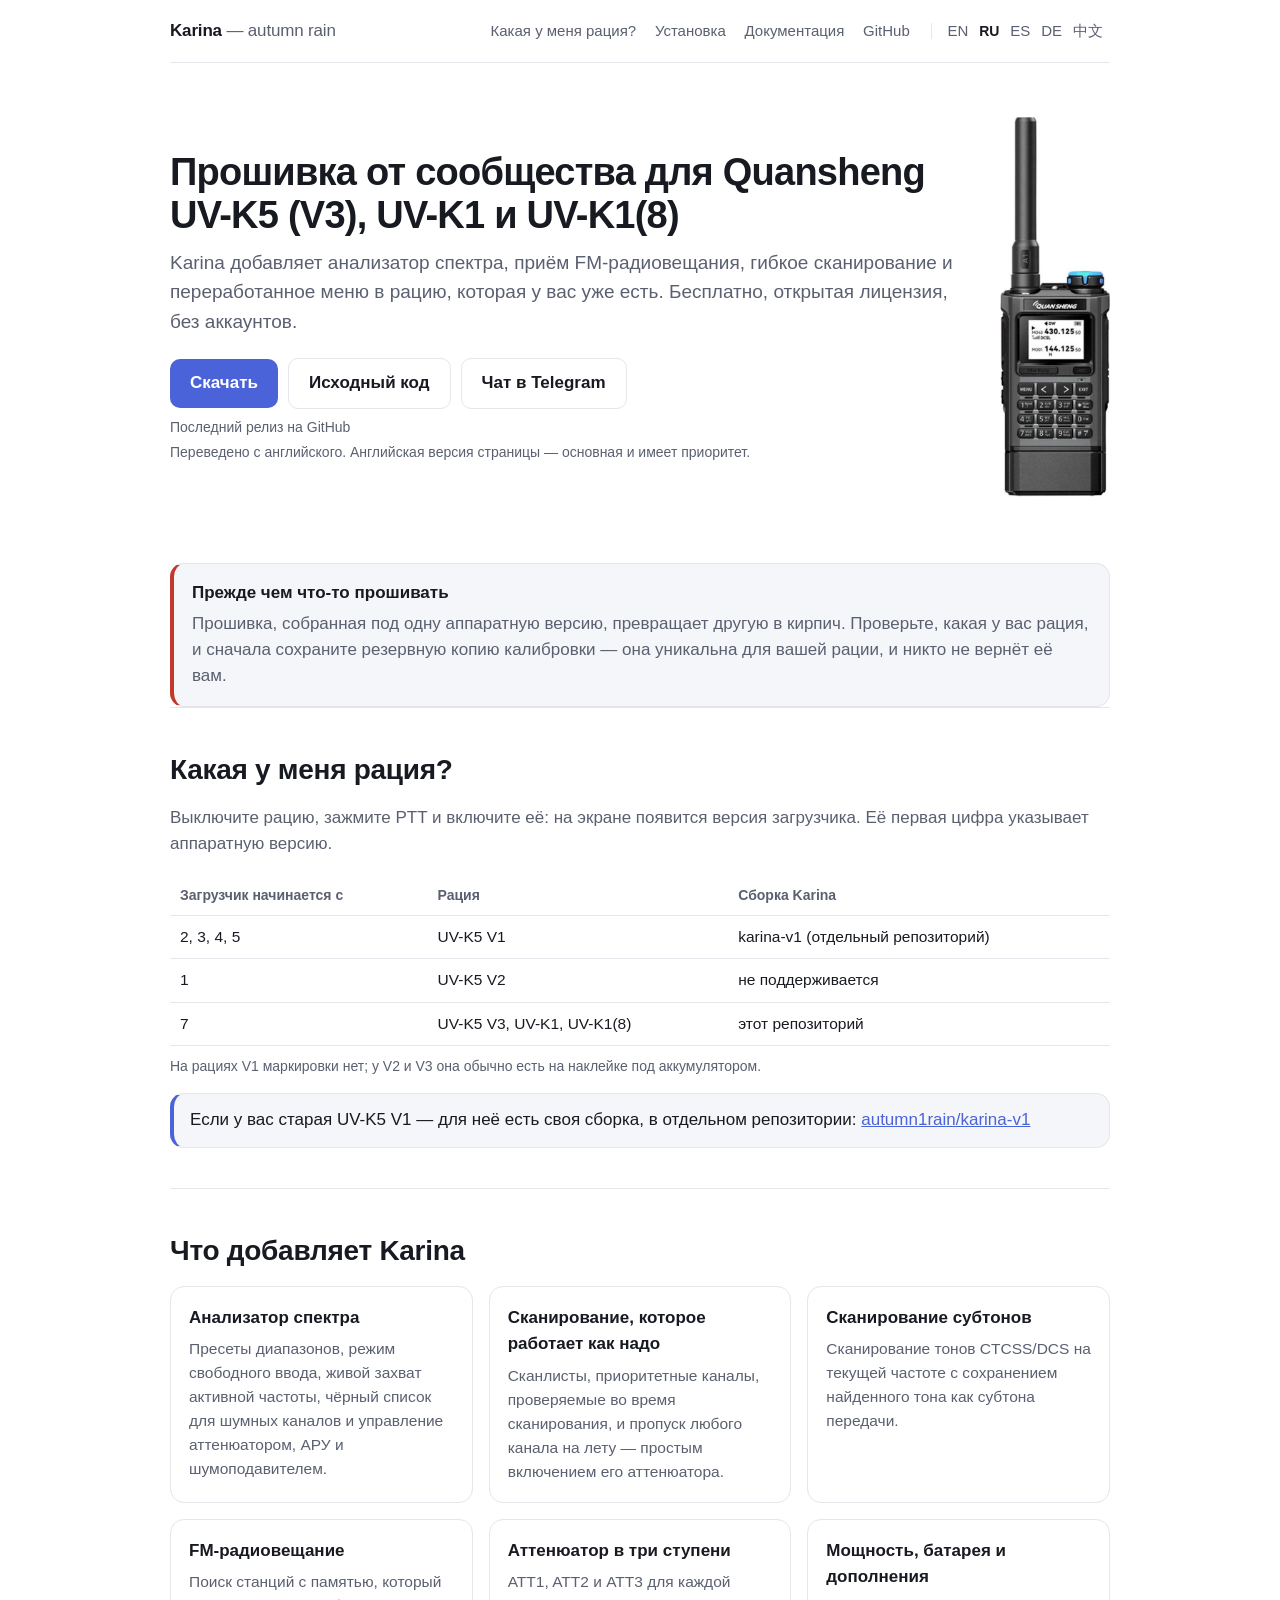
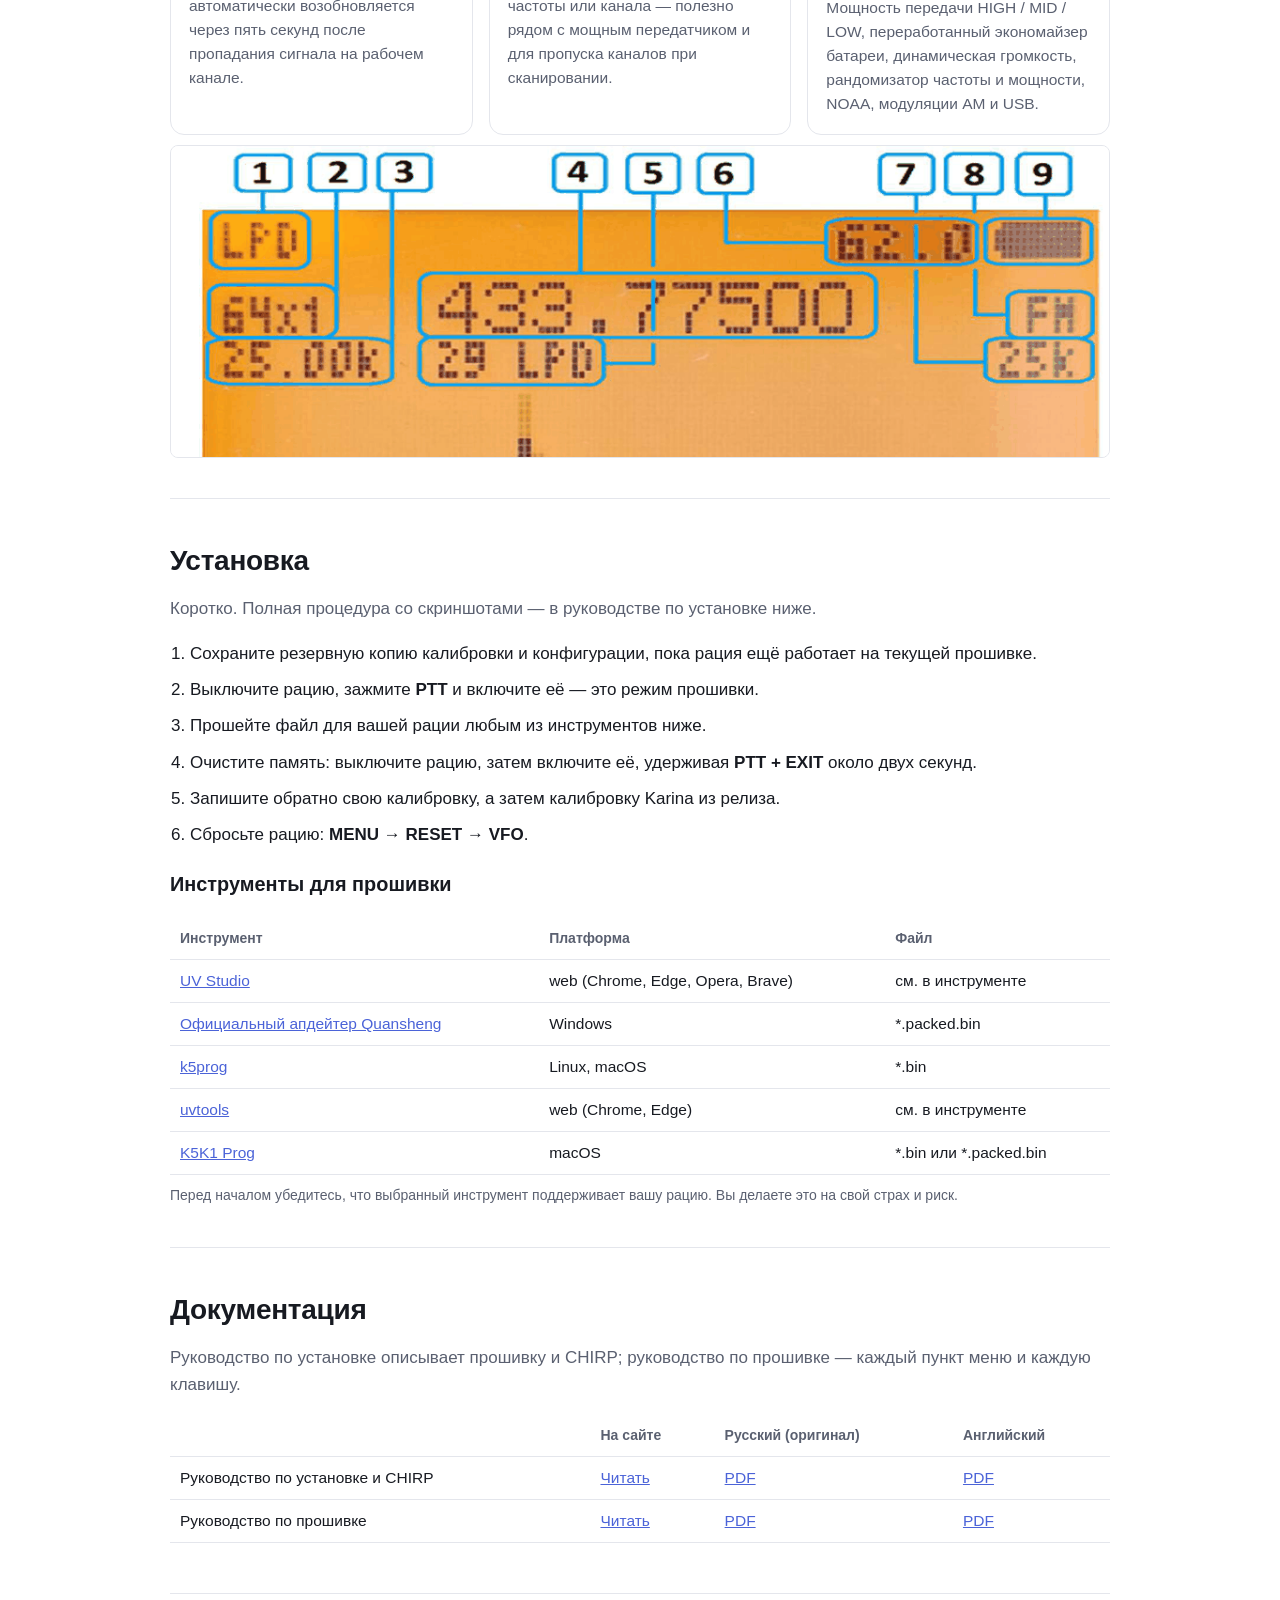
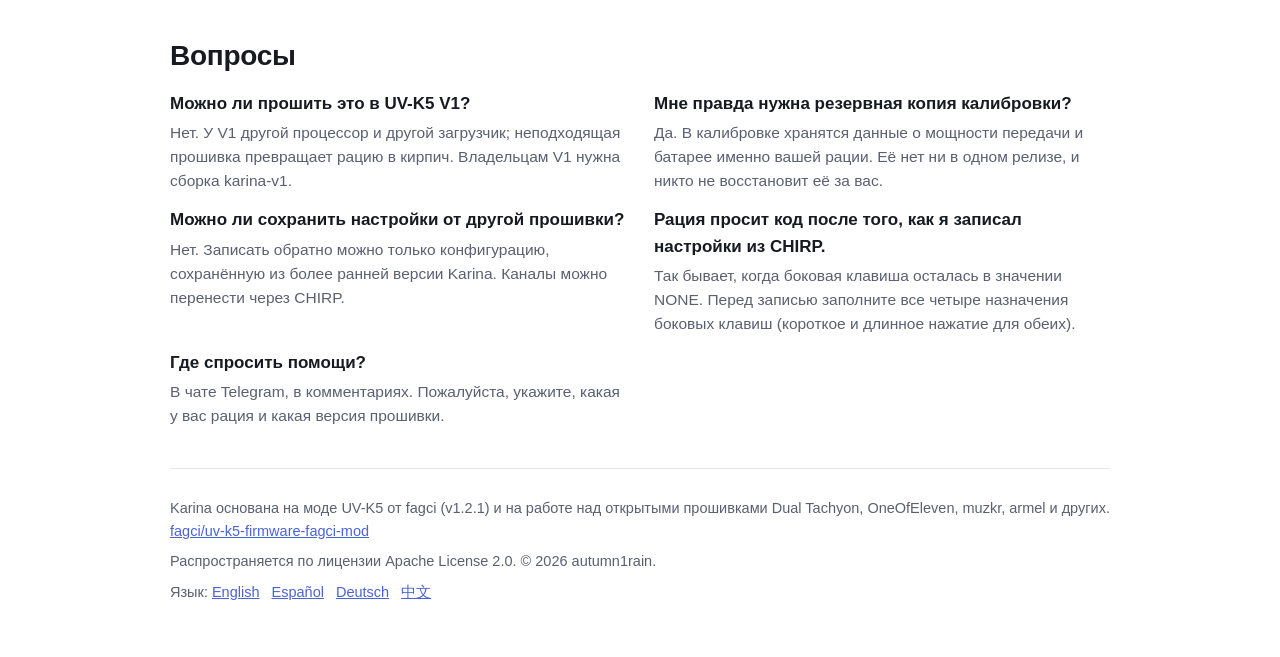
<file: docs/ru/index.html>
<!doctype html>
<html lang="ru">
<head>
<meta charset="utf-8">
<meta name="viewport" content="width=device-width, initial-scale=1">
<title>Прошивка Karina для Quansheng UV-K5 V3 и UV-K1</title>
<meta name="description" content="Прошивка Karina (autumn rain) для Quansheng UV-K5 V3, UV-K1 и UV-K1(8): анализатор спектра, FM-радио, сканлисты. Бесплатно.">
<link rel="canonical" href="https://autumn1rain.github.io/karina-v3-k1/ru/">
<link rel="alternate" hreflang="en" href="https://autumn1rain.github.io/karina-v3-k1/"><link rel="alternate" hreflang="ru" href="https://autumn1rain.github.io/karina-v3-k1/ru/"><link rel="alternate" hreflang="es" href="https://autumn1rain.github.io/karina-v3-k1/es/"><link rel="alternate" hreflang="de" href="https://autumn1rain.github.io/karina-v3-k1/de/"><link rel="alternate" hreflang="zh" href="https://autumn1rain.github.io/karina-v3-k1/zh/"><link rel="alternate" hreflang="x-default" href="https://autumn1rain.github.io/karina-v3-k1/">
<meta property="og:type" content="website">
<meta property="og:title" content="Прошивка Karina для Quansheng UV-K5 V3 и UV-K1">
<meta property="og:description" content="Прошивка Karina (autumn rain) для Quansheng UV-K5 V3, UV-K1 и UV-K1(8): анализатор спектра, FM-радио, сканлисты. Бесплатно.">
<meta property="og:url" content="https://autumn1rain.github.io/karina-v3-k1/ru/">
<meta property="og:image" content="https://autumn1rain.github.io/karina-v3-k1/assets/radio-k1.png">
<meta name="twitter:card" content="summary_large_image">
<meta name="theme-color" content="#4b63d8">
<link rel="stylesheet" href="../assets/style.css">
<script type="application/ld+json">{"@context": "https://schema.org", "@type": "FAQPage", "mainEntity": [{"@type": "Question", "name": "Можно ли прошить это в UV-K5 V1?", "acceptedAnswer": {"@type": "Answer", "text": "Нет. У V1 другой процессор и другой загрузчик; неподходящая прошивка превращает рацию в кирпич. Владельцам V1 нужна сборка karina-v1."}}, {"@type": "Question", "name": "Мне правда нужна резервная копия калибровки?", "acceptedAnswer": {"@type": "Answer", "text": "Да. В калибровке хранятся данные о мощности передачи и батарее именно вашей рации. Её нет ни в одном релизе, и никто не восстановит её за вас."}}, {"@type": "Question", "name": "Можно ли сохранить настройки от другой прошивки?", "acceptedAnswer": {"@type": "Answer", "text": "Нет. Записать обратно можно только конфигурацию, сохранённую из более ранней версии Karina. Каналы можно перенести через CHIRP."}}, {"@type": "Question", "name": "Рация просит код после того, как я записал настройки из CHIRP.", "acceptedAnswer": {"@type": "Answer", "text": "Так бывает, когда боковая клавиша осталась в значении NONE. Перед записью заполните все четыре назначения боковых клавиш (короткое и длинное нажатие для обеих)."}}, {"@type": "Question", "name": "Где спросить помощи?", "acceptedAnswer": {"@type": "Answer", "text": "В чате Telegram, в комментариях. Пожалуйста, укажите, какая у вас рация и какая версия прошивки."}}]}</script>
<script type="application/ld+json">{"@context": "https://schema.org", "@type": "SoftwareApplication", "name": "Karina firmware", "applicationCategory": "UtilitiesApplication", "operatingSystem": "Quansheng UV-K5 V3, UV-K1", "url": "https://autumn1rain.github.io/karina-v3-k1/", "downloadUrl": "https://github.com/autumn1rain/karina-v3-k1/releases/latest", "license": "https://www.apache.org/licenses/LICENSE-2.0", "offers": {"@type": "Offer", "price": "0", "priceCurrency": "USD"}}</script>
</head>
<body>
<div class="wrap">
<header class="top">
  <div class="brand">Karina <span>— autumn rain</span></div>
  <nav>
    <a href="#radios">Какая у меня рация?</a>
    <a href="#install">Установка</a>
    <a href="#docs">Документация</a>
    <a href="https://github.com/autumn1rain/karina-v3-k1">GitHub</a>
    <span class="langsel"><a href="https://autumn1rain.github.io/karina-v3-k1/" hreflang="en" title="English">EN</a> <b>RU</b> <a href="https://autumn1rain.github.io/karina-v3-k1/es/" hreflang="es" title="Español">ES</a> <a href="https://autumn1rain.github.io/karina-v3-k1/de/" hreflang="de" title="Deutsch">DE</a> <a href="https://autumn1rain.github.io/karina-v3-k1/zh/" hreflang="zh" title="中文">中文</a></span>
  </nav>
</header>

<div class="hero">
  <div class="hero-text">
    <h1>Прошивка от сообщества для Quansheng UV-K5 (V3), UV-K1 и UV-K1(8)</h1>
    <p class="tagline">Karina добавляет анализатор спектра, приём FM-радиовещания, гибкое сканирование и переработанное меню в рацию, которая у вас уже есть. Бесплатно, открытая лицензия, без аккаунтов.</p>
    <div class="cta">
      <a class="btn" href="https://github.com/autumn1rain/karina-v3-k1/releases/latest">Скачать</a>
      <a class="btn ghost" href="https://github.com/autumn1rain/karina-v3-k1">Исходный код</a>
      <a class="btn ghost" href="https://t.me/k5fwmod">Чат в Telegram</a>
    </div>
    <p class="sub">Последний релиз на GitHub</p>
    <p class="sub">Переведено с английского. Английская версия страницы — основная и имеет приоритет.</p>
  </div>
  <img src="../assets/radio-k1.png" alt="Quansheng UV-K1">
</div>

<div class="warn">
  <b>Прежде чем что-то прошивать</b>
  <p>Прошивка, собранная под одну аппаратную версию, превращает другую в кирпич. Проверьте, какая у вас рация, и сначала сохраните резервную копию калибровки — она уникальна для вашей рации, и никто не вернёт её вам.</p>
</div>

<section id="radios">
  <h2>Какая у меня рация?<a class="anchor" href="#radios" aria-label="Ссылка на этот раздел">#</a></h2>
  <p class="lede">Выключите рацию, зажмите PTT и включите её: на экране появится версия загрузчика. Её первая цифра указывает аппаратную версию.</p>
  <table><thead><tr><th>Загрузчик начинается с</th><th>Рация</th><th>Сборка Karina</th></tr></thead><tbody><tr><td>2, 3, 4, 5</td><td>UV-K5 V1</td><td>karina-v1 (отдельный репозиторий)</td></tr><tr><td>1</td><td>UV-K5 V2</td><td>не поддерживается</td></tr><tr><td>7</td><td>UV-K5 V3, UV-K1, UV-K1(8)</td><td>этот репозиторий</td></tr></tbody></table>
  <p class="sub">На рациях V1 маркировки нет; у V2 и V3 она обычно есть на наклейке под аккумулятором.</p>
  <p class="hint">Если у вас старая UV-K5 V1 — для неё есть своя сборка, в отдельном репозитории: <a href="https://github.com/autumn1rain/karina-v1">autumn1rain/karina-v1</a></p>
</section>

<section id="features">
  <h2>Что добавляет Karina<a class="anchor" href="#features" aria-label="Ссылка на этот раздел">#</a></h2>
  <div class="cards"><div class="card"><h3>Анализатор спектра</h3><p>Пресеты диапазонов, режим свободного ввода, живой захват активной частоты, чёрный список для шумных каналов и управление аттенюатором, АРУ и шумоподавителем.</p></div><div class="card"><h3>Сканирование, которое работает как надо</h3><p>Сканлисты, приоритетные каналы, проверяемые во время сканирования, и пропуск любого канала на лету — простым включением его аттенюатора.</p></div><div class="card"><h3>Сканирование субтонов</h3><p>Сканирование тонов CTCSS/DCS на текущей частоте с сохранением найденного тона как субтона передачи.</p></div><div class="card"><h3>FM-радиовещание</h3><p>Поиск станций с памятью, который автоматически возобновляется через пять секунд после пропадания сигнала на рабочем канале.</p></div><div class="card"><h3>Аттенюатор в три ступени</h3><p>ATT1, ATT2 и ATT3 для каждой частоты или канала — полезно рядом с мощным передатчиком и для пропуска каналов при сканировании.</p></div><div class="card"><h3>Мощность, батарея и дополнения</h3><p>Мощность передачи HIGH / MID / LOW, переработанный экономайзер батареи, динамическая громкость, рандомизатор частоты и мощности, NOAA, модуляции AM и USB.</p></div></div>
  <div class="shots"><img src="../assets/spectrum.png" alt="Spectrum analyser screen"></div>
</section>

<section id="install">
  <h2>Установка<a class="anchor" href="#install" aria-label="Ссылка на этот раздел">#</a></h2>
  <p class="lede">Коротко. Полная процедура со скриншотами — в руководстве по установке ниже.</p>
  <ol class="steps"><li>Сохраните резервную копию калибровки и конфигурации, пока рация ещё работает на текущей прошивке.</li><li>Выключите рацию, зажмите <b>PTT</b> и включите её — это режим прошивки.</li><li>Прошейте файл для вашей рации любым из инструментов ниже.</li><li>Очистите память: выключите рацию, затем включите её, удерживая <b>PTT + EXIT</b> около двух секунд.</li><li>Запишите обратно свою калибровку, а затем калибровку Karina из релиза.</li><li>Сбросьте рацию: <b>MENU → RESET → VFO</b>.</li></ol>
  <h3>Инструменты для прошивки</h3>
  <table><thead><tr><th>Инструмент</th><th>Платформа</th><th>Файл</th></tr></thead><tbody><tr><td><a href="https://armel.github.io/uvstudio/#flash">UV Studio</a></td><td>web (Chrome, Edge, Opera, Brave)</td><td>см. в инструменте</td></tr><tr><td><a href="https://en.qsfj.com/support/downloads/8483">Официальный апдейтер Quansheng</a></td><td>Windows</td><td>*.packed.bin</td></tr><tr><td><a href="https://github.com/sq5bpf/k5prog">k5prog</a></td><td>Linux, macOS</td><td>*.bin</td></tr><tr><td><a href="https://egzumer.github.io/uvtools">uvtools</a></td><td>web (Chrome, Edge)</td><td>см. в инструменте</td></tr><tr><td><a href="https://github.com/ERuban/k5k1prog-mac">K5K1 Prog</a></td><td>macOS</td><td>*.bin или *.packed.bin</td></tr></tbody></table>
  <p class="sub">Перед началом убедитесь, что выбранный инструмент поддерживает вашу рацию. Вы делаете это на свой страх и риск.</p>
</section>

<section id="docs">
  <h2>Документация<a class="anchor" href="#docs" aria-label="Ссылка на этот раздел">#</a></h2>
  <p class="lede">Руководство по установке описывает прошивку и CHIRP; руководство по прошивке — каждый пункт меню и каждую клавишу.</p>
  <table><thead><tr><th>&nbsp;</th><th>На сайте</th>
  <th>Русский (оригинал)</th><th>Английский</th></tr></thead>
  <tbody>
  <tr><td>Руководство по установке и CHIRP</td>
      <td><a href="install/">Читать</a></td>
      <td><a href="https://github.com/autumn1rain/karina-v3-k1/blob/main/karina-v3-k1-install.pdf">PDF</a></td>
      <td><a href="https://github.com/autumn1rain/karina-v3-k1/blob/main/karina-v3-k1-install-en.pdf">PDF</a></td></tr>
  <tr><td>Руководство по прошивке</td>
      <td><a href="manual/">Читать</a></td>
      <td><a href="https://github.com/autumn1rain/karina-v3-k1/blob/main/karina-v3-k1-manual.pdf">PDF</a></td>
      <td><a href="https://github.com/autumn1rain/karina-v3-k1/blob/main/karina-v3-k1-manual-en.pdf">PDF</a></td></tr>
  </tbody></table>
</section>

<section id="faq">
  <h2>Вопросы<a class="anchor" href="#faq" aria-label="Ссылка на этот раздел">#</a></h2>
  <div class="qa"><div><h3>Можно ли прошить это в UV-K5 V1?</h3><p>Нет. У V1 другой процессор и другой загрузчик; неподходящая прошивка превращает рацию в кирпич. Владельцам V1 нужна сборка karina-v1.</p></div><div><h3>Мне правда нужна резервная копия калибровки?</h3><p>Да. В калибровке хранятся данные о мощности передачи и батарее именно вашей рации. Её нет ни в одном релизе, и никто не восстановит её за вас.</p></div><div><h3>Можно ли сохранить настройки от другой прошивки?</h3><p>Нет. Записать обратно можно только конфигурацию, сохранённую из более ранней версии Karina. Каналы можно перенести через CHIRP.</p></div><div><h3>Рация просит код после того, как я записал настройки из CHIRP.</h3><p>Так бывает, когда боковая клавиша осталась в значении NONE. Перед записью заполните все четыре назначения боковых клавиш (короткое и длинное нажатие для обеих).</p></div><div><h3>Где спросить помощи?</h3><p>В чате Telegram, в комментариях. Пожалуйста, укажите, какая у вас рация и какая версия прошивки.</p></div></div>
</section>

<footer>
  <p>Karina основана на моде UV-K5 от fagci (v1.2.1) и на работе над открытыми прошивками Dual Tachyon, OneOfEleven, muzkr, armel и других. <a href="https://github.com/fagci/uv-k5-firmware-fagci-mod">fagci/uv-k5-firmware-fagci-mod</a></p>
  <p>Распространяется по лицензии Apache License 2.0. © 2026 autumn1rain.</p>
  <p class="langs">Язык: <a href="https://autumn1rain.github.io/karina-v3-k1/">English</a><a href="https://autumn1rain.github.io/karina-v3-k1/es/">Español</a><a href="https://autumn1rain.github.io/karina-v3-k1/de/">Deutsch</a><a href="https://autumn1rain.github.io/karina-v3-k1/zh/">中文</a></p>
</footer>
</div>
</body>
</html>
</file>
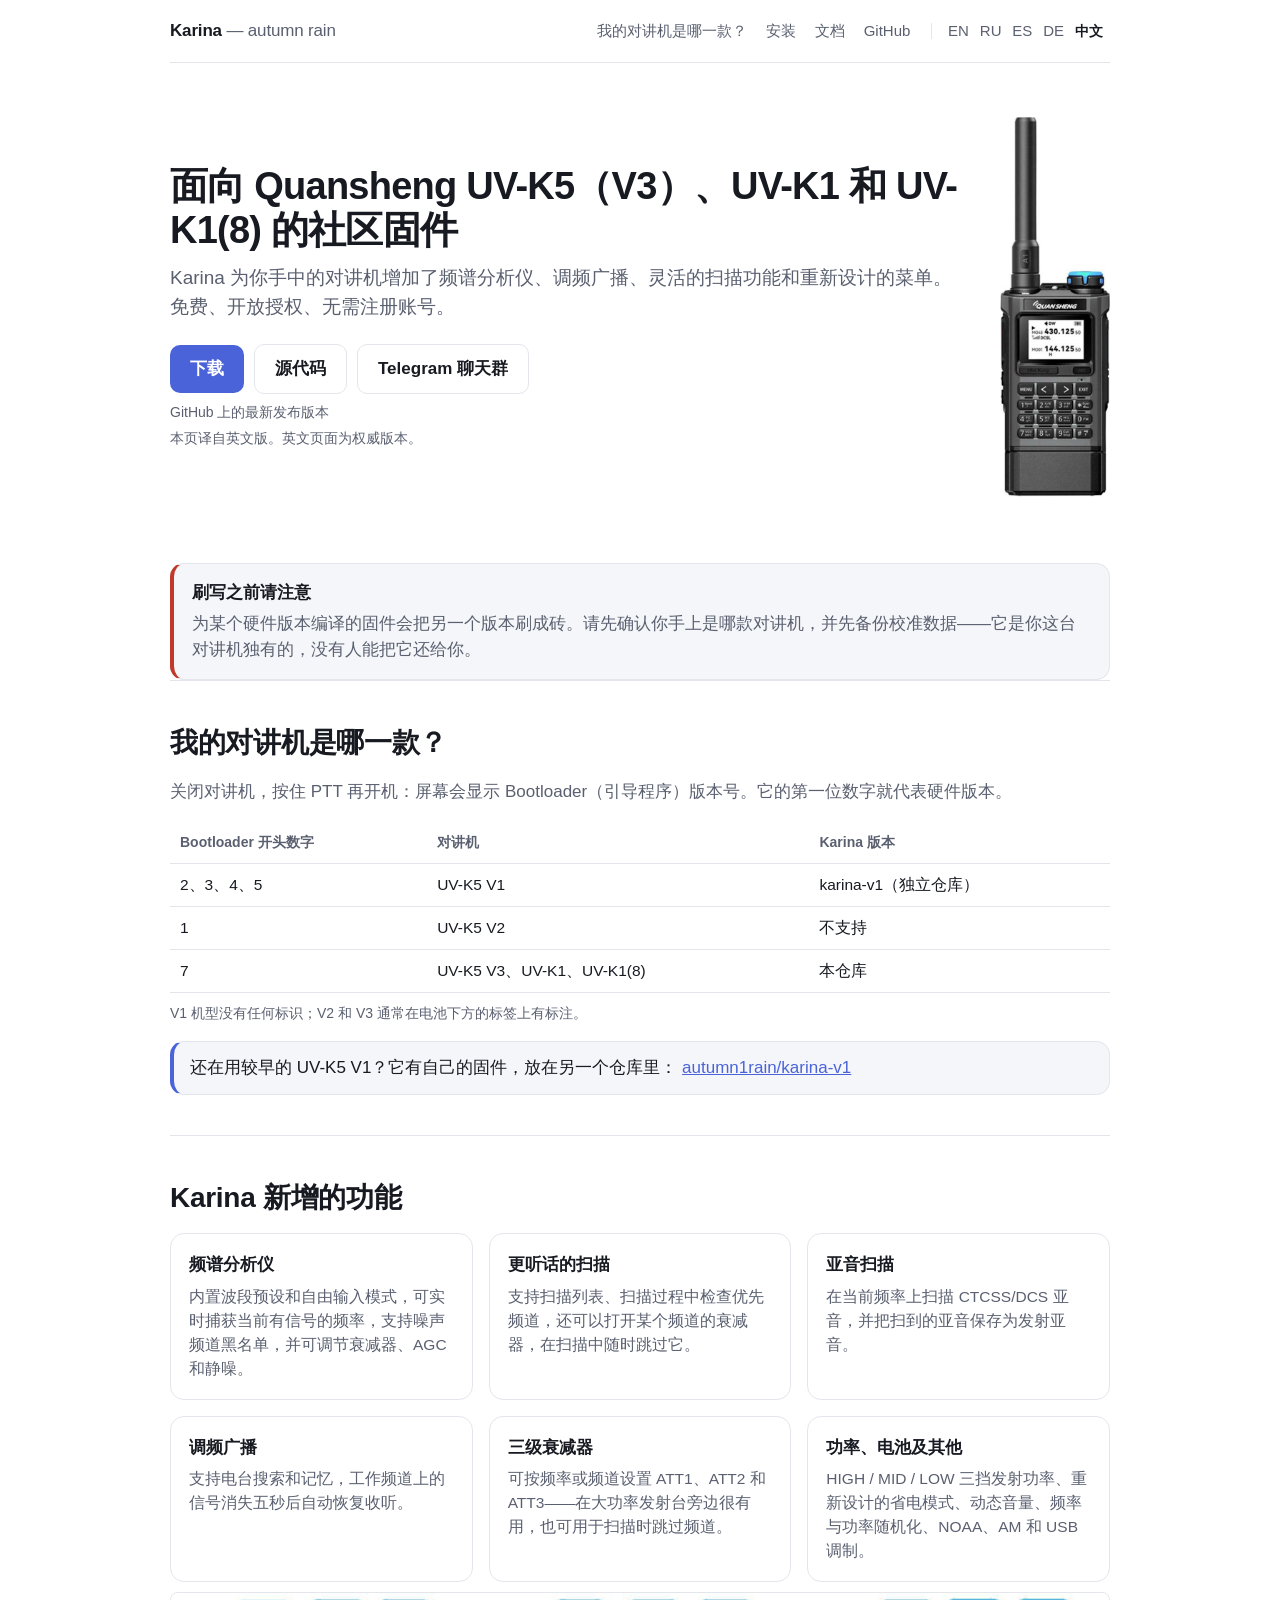
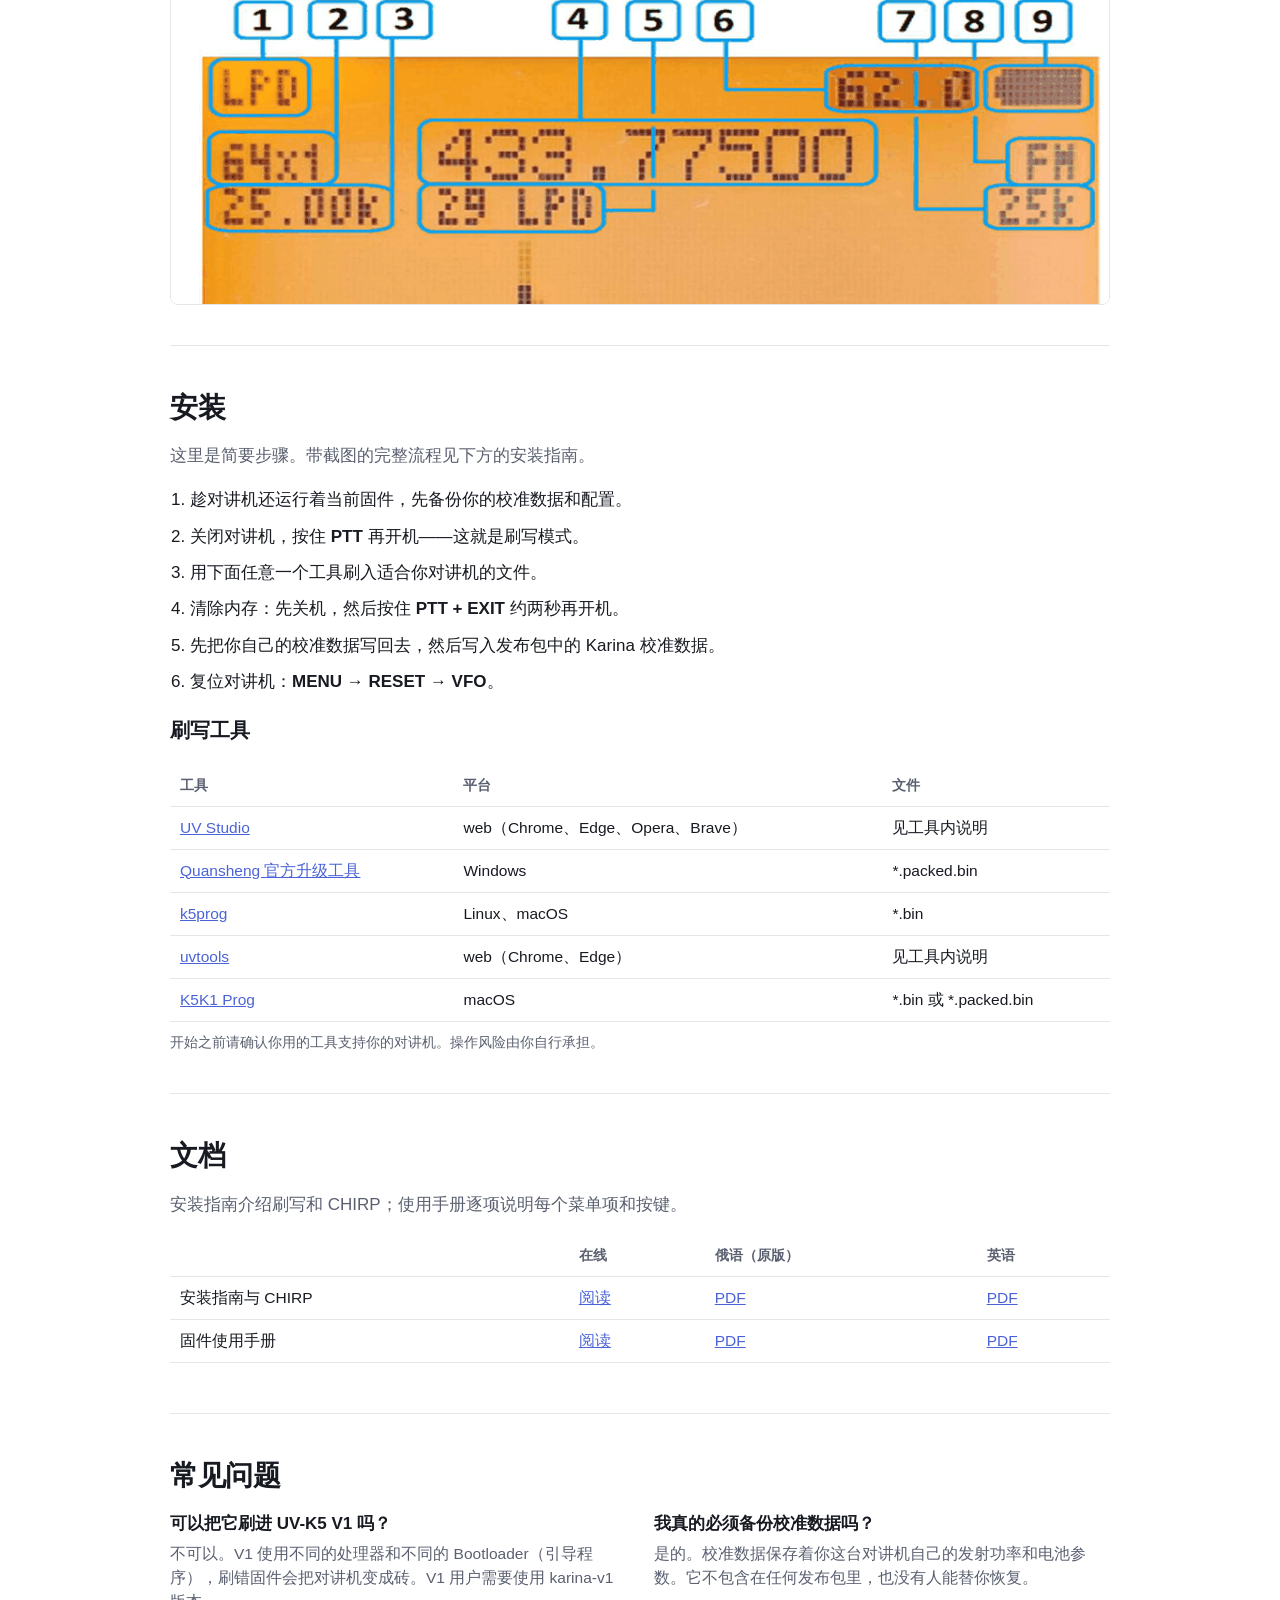
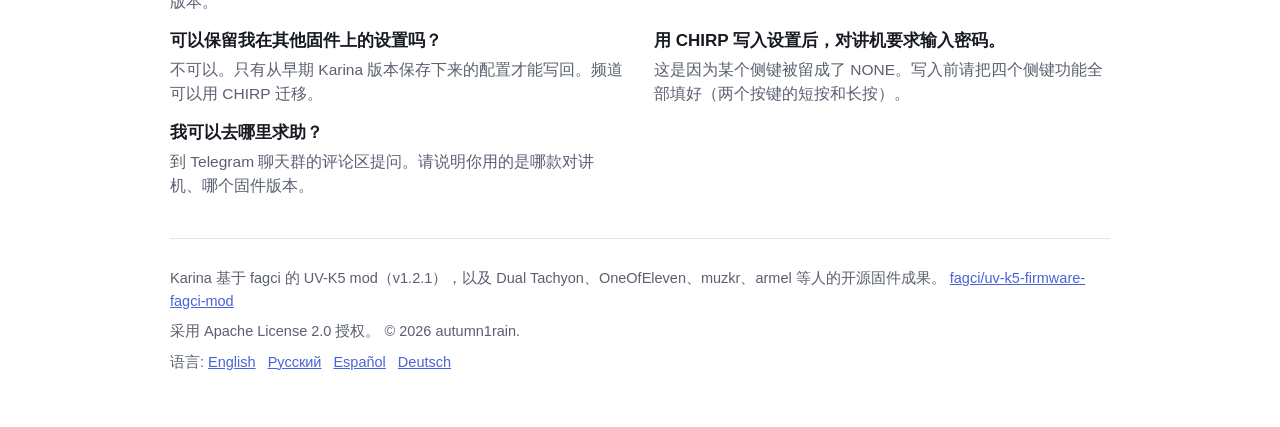
<file: docs/zh/index.html>
<!doctype html>
<html lang="zh">
<head>
<meta charset="utf-8">
<meta name="viewport" content="width=device-width, initial-scale=1">
<title>Karina 固件：Quansheng UV-K5 V3 和 UV-K1</title>
<meta name="description" content="适用于 Quansheng UV-K5 V3、UV-K1 和 UV-K1(8) 的 Karina（autumn rain）固件：频谱分析仪、调频广播、扫描列表。免费下载。">
<link rel="canonical" href="https://autumn1rain.github.io/karina-v3-k1/zh/">
<link rel="alternate" hreflang="en" href="https://autumn1rain.github.io/karina-v3-k1/"><link rel="alternate" hreflang="ru" href="https://autumn1rain.github.io/karina-v3-k1/ru/"><link rel="alternate" hreflang="es" href="https://autumn1rain.github.io/karina-v3-k1/es/"><link rel="alternate" hreflang="de" href="https://autumn1rain.github.io/karina-v3-k1/de/"><link rel="alternate" hreflang="zh" href="https://autumn1rain.github.io/karina-v3-k1/zh/"><link rel="alternate" hreflang="x-default" href="https://autumn1rain.github.io/karina-v3-k1/">
<meta property="og:type" content="website">
<meta property="og:title" content="Karina 固件：Quansheng UV-K5 V3 和 UV-K1">
<meta property="og:description" content="适用于 Quansheng UV-K5 V3、UV-K1 和 UV-K1(8) 的 Karina（autumn rain）固件：频谱分析仪、调频广播、扫描列表。免费下载。">
<meta property="og:url" content="https://autumn1rain.github.io/karina-v3-k1/zh/">
<meta property="og:image" content="https://autumn1rain.github.io/karina-v3-k1/assets/radio-k1.png">
<meta name="twitter:card" content="summary_large_image">
<meta name="theme-color" content="#4b63d8">
<link rel="stylesheet" href="../assets/style.css">
<script type="application/ld+json">{"@context": "https://schema.org", "@type": "FAQPage", "mainEntity": [{"@type": "Question", "name": "可以把它刷进 UV-K5 V1 吗？", "acceptedAnswer": {"@type": "Answer", "text": "不可以。V1 使用不同的处理器和不同的 Bootloader（引导程序），刷错固件会把对讲机变成砖。V1 用户需要使用 karina-v1 版本。"}}, {"@type": "Question", "name": "我真的必须备份校准数据吗？", "acceptedAnswer": {"@type": "Answer", "text": "是的。校准数据保存着你这台对讲机自己的发射功率和电池参数。它不包含在任何发布包里，也没有人能替你恢复。"}}, {"@type": "Question", "name": "可以保留我在其他固件上的设置吗？", "acceptedAnswer": {"@type": "Answer", "text": "不可以。只有从早期 Karina 版本保存下来的配置才能写回。频道可以用 CHIRP 迁移。"}}, {"@type": "Question", "name": "用 CHIRP 写入设置后，对讲机要求输入密码。", "acceptedAnswer": {"@type": "Answer", "text": "这是因为某个侧键被留成了 NONE。写入前请把四个侧键功能全部填好（两个按键的短按和长按）。"}}, {"@type": "Question", "name": "我可以去哪里求助？", "acceptedAnswer": {"@type": "Answer", "text": "到 Telegram 聊天群的评论区提问。请说明你用的是哪款对讲机、哪个固件版本。"}}]}</script>
<script type="application/ld+json">{"@context": "https://schema.org", "@type": "SoftwareApplication", "name": "Karina firmware", "applicationCategory": "UtilitiesApplication", "operatingSystem": "Quansheng UV-K5 V3, UV-K1", "url": "https://autumn1rain.github.io/karina-v3-k1/", "downloadUrl": "https://github.com/autumn1rain/karina-v3-k1/releases/latest", "license": "https://www.apache.org/licenses/LICENSE-2.0", "offers": {"@type": "Offer", "price": "0", "priceCurrency": "USD"}}</script>
</head>
<body>
<div class="wrap">
<header class="top">
  <div class="brand">Karina <span>— autumn rain</span></div>
  <nav>
    <a href="#radios">我的对讲机是哪一款？</a>
    <a href="#install">安装</a>
    <a href="#docs">文档</a>
    <a href="https://github.com/autumn1rain/karina-v3-k1">GitHub</a>
    <span class="langsel"><a href="https://autumn1rain.github.io/karina-v3-k1/" hreflang="en" title="English">EN</a> <a href="https://autumn1rain.github.io/karina-v3-k1/ru/" hreflang="ru" title="Русский">RU</a> <a href="https://autumn1rain.github.io/karina-v3-k1/es/" hreflang="es" title="Español">ES</a> <a href="https://autumn1rain.github.io/karina-v3-k1/de/" hreflang="de" title="Deutsch">DE</a> <b>中文</b></span>
  </nav>
</header>

<div class="hero">
  <div class="hero-text">
    <h1>面向 Quansheng UV-K5（V3）、UV-K1 和 UV-K1(8) 的社区固件</h1>
    <p class="tagline">Karina 为你手中的对讲机增加了频谱分析仪、调频广播、灵活的扫描功能和重新设计的菜单。免费、开放授权、无需注册账号。</p>
    <div class="cta">
      <a class="btn" href="https://github.com/autumn1rain/karina-v3-k1/releases/latest">下载</a>
      <a class="btn ghost" href="https://github.com/autumn1rain/karina-v3-k1">源代码</a>
      <a class="btn ghost" href="https://t.me/k5fwmod">Telegram 聊天群</a>
    </div>
    <p class="sub">GitHub 上的最新发布版本</p>
    <p class="sub">本页译自英文版。英文页面为权威版本。</p>
  </div>
  <img src="../assets/radio-k1.png" alt="Quansheng UV-K1">
</div>

<div class="warn">
  <b>刷写之前请注意</b>
  <p>为某个硬件版本编译的固件会把另一个版本刷成砖。请先确认你手上是哪款对讲机，并先备份校准数据——它是你这台对讲机独有的，没有人能把它还给你。</p>
</div>

<section id="radios">
  <h2>我的对讲机是哪一款？<a class="anchor" href="#radios" aria-label="链接到本节">#</a></h2>
  <p class="lede">关闭对讲机，按住 PTT 再开机：屏幕会显示 Bootloader（引导程序）版本号。它的第一位数字就代表硬件版本。</p>
  <table><thead><tr><th>Bootloader 开头数字</th><th>对讲机</th><th>Karina 版本</th></tr></thead><tbody><tr><td>2、3、4、5</td><td>UV-K5 V1</td><td>karina-v1（独立仓库）</td></tr><tr><td>1</td><td>UV-K5 V2</td><td>不支持</td></tr><tr><td>7</td><td>UV-K5 V3、UV-K1、UV-K1(8)</td><td>本仓库</td></tr></tbody></table>
  <p class="sub">V1 机型没有任何标识；V2 和 V3 通常在电池下方的标签上有标注。</p>
  <p class="hint">还在用较早的 UV-K5 V1？它有自己的固件，放在另一个仓库里： <a href="https://github.com/autumn1rain/karina-v1">autumn1rain/karina-v1</a></p>
</section>

<section id="features">
  <h2>Karina 新增的功能<a class="anchor" href="#features" aria-label="链接到本节">#</a></h2>
  <div class="cards"><div class="card"><h3>频谱分析仪</h3><p>内置波段预设和自由输入模式，可实时捕获当前有信号的频率，支持噪声频道黑名单，并可调节衰减器、AGC 和静噪。</p></div><div class="card"><h3>更听话的扫描</h3><p>支持扫描列表、扫描过程中检查优先频道，还可以打开某个频道的衰减器，在扫描中随时跳过它。</p></div><div class="card"><h3>亚音扫描</h3><p>在当前频率上扫描 CTCSS/DCS 亚音，并把扫到的亚音保存为发射亚音。</p></div><div class="card"><h3>调频广播</h3><p>支持电台搜索和记忆，工作频道上的信号消失五秒后自动恢复收听。</p></div><div class="card"><h3>三级衰减器</h3><p>可按频率或频道设置 ATT1、ATT2 和 ATT3——在大功率发射台旁边很有用，也可用于扫描时跳过频道。</p></div><div class="card"><h3>功率、电池及其他</h3><p>HIGH / MID / LOW 三挡发射功率、重新设计的省电模式、动态音量、频率与功率随机化、NOAA、AM 和 USB 调制。</p></div></div>
  <div class="shots"><img src="../assets/spectrum.png" alt="Spectrum analyser screen"></div>
</section>

<section id="install">
  <h2>安装<a class="anchor" href="#install" aria-label="链接到本节">#</a></h2>
  <p class="lede">这里是简要步骤。带截图的完整流程见下方的安装指南。</p>
  <ol class="steps"><li>趁对讲机还运行着当前固件，先备份你的校准数据和配置。</li><li>关闭对讲机，按住 <b>PTT</b> 再开机——这就是刷写模式。</li><li>用下面任意一个工具刷入适合你对讲机的文件。</li><li>清除内存：先关机，然后按住 <b>PTT + EXIT</b> 约两秒再开机。</li><li>先把你自己的校准数据写回去，然后写入发布包中的 Karina 校准数据。</li><li>复位对讲机：<b>MENU → RESET → VFO</b>。</li></ol>
  <h3>刷写工具</h3>
  <table><thead><tr><th>工具</th><th>平台</th><th>文件</th></tr></thead><tbody><tr><td><a href="https://armel.github.io/uvstudio/#flash">UV Studio</a></td><td>web（Chrome、Edge、Opera、Brave）</td><td>见工具内说明</td></tr><tr><td><a href="https://en.qsfj.com/support/downloads/8483">Quansheng 官方升级工具</a></td><td>Windows</td><td>*.packed.bin</td></tr><tr><td><a href="https://github.com/sq5bpf/k5prog">k5prog</a></td><td>Linux、macOS</td><td>*.bin</td></tr><tr><td><a href="https://egzumer.github.io/uvtools">uvtools</a></td><td>web（Chrome、Edge）</td><td>见工具内说明</td></tr><tr><td><a href="https://github.com/ERuban/k5k1prog-mac">K5K1 Prog</a></td><td>macOS</td><td>*.bin 或 *.packed.bin</td></tr></tbody></table>
  <p class="sub">开始之前请确认你用的工具支持你的对讲机。操作风险由你自行承担。</p>
</section>

<section id="docs">
  <h2>文档<a class="anchor" href="#docs" aria-label="链接到本节">#</a></h2>
  <p class="lede">安装指南介绍刷写和 CHIRP；使用手册逐项说明每个菜单项和按键。</p>
  <table><thead><tr><th>&nbsp;</th><th>在线</th>
  <th>俄语（原版）</th><th>英语</th></tr></thead>
  <tbody>
  <tr><td>安装指南与 CHIRP</td>
      <td><a href="install/">阅读</a></td>
      <td><a href="https://github.com/autumn1rain/karina-v3-k1/blob/main/karina-v3-k1-install.pdf">PDF</a></td>
      <td><a href="https://github.com/autumn1rain/karina-v3-k1/blob/main/karina-v3-k1-install-en.pdf">PDF</a></td></tr>
  <tr><td>固件使用手册</td>
      <td><a href="manual/">阅读</a></td>
      <td><a href="https://github.com/autumn1rain/karina-v3-k1/blob/main/karina-v3-k1-manual.pdf">PDF</a></td>
      <td><a href="https://github.com/autumn1rain/karina-v3-k1/blob/main/karina-v3-k1-manual-en.pdf">PDF</a></td></tr>
  </tbody></table>
</section>

<section id="faq">
  <h2>常见问题<a class="anchor" href="#faq" aria-label="链接到本节">#</a></h2>
  <div class="qa"><div><h3>可以把它刷进 UV-K5 V1 吗？</h3><p>不可以。V1 使用不同的处理器和不同的 Bootloader（引导程序），刷错固件会把对讲机变成砖。V1 用户需要使用 karina-v1 版本。</p></div><div><h3>我真的必须备份校准数据吗？</h3><p>是的。校准数据保存着你这台对讲机自己的发射功率和电池参数。它不包含在任何发布包里，也没有人能替你恢复。</p></div><div><h3>可以保留我在其他固件上的设置吗？</h3><p>不可以。只有从早期 Karina 版本保存下来的配置才能写回。频道可以用 CHIRP 迁移。</p></div><div><h3>用 CHIRP 写入设置后，对讲机要求输入密码。</h3><p>这是因为某个侧键被留成了 NONE。写入前请把四个侧键功能全部填好（两个按键的短按和长按）。</p></div><div><h3>我可以去哪里求助？</h3><p>到 Telegram 聊天群的评论区提问。请说明你用的是哪款对讲机、哪个固件版本。</p></div></div>
</section>

<footer>
  <p>Karina 基于 fagci 的 UV-K5 mod（v1.2.1），以及 Dual Tachyon、OneOfEleven、muzkr、armel 等人的开源固件成果。 <a href="https://github.com/fagci/uv-k5-firmware-fagci-mod">fagci/uv-k5-firmware-fagci-mod</a></p>
  <p>采用 Apache License 2.0 授权。 © 2026 autumn1rain.</p>
  <p class="langs">语言: <a href="https://autumn1rain.github.io/karina-v3-k1/">English</a><a href="https://autumn1rain.github.io/karina-v3-k1/ru/">Русский</a><a href="https://autumn1rain.github.io/karina-v3-k1/es/">Español</a><a href="https://autumn1rain.github.io/karina-v3-k1/de/">Deutsch</a></p>
</footer>
</div>
</body>
</html>
</file>
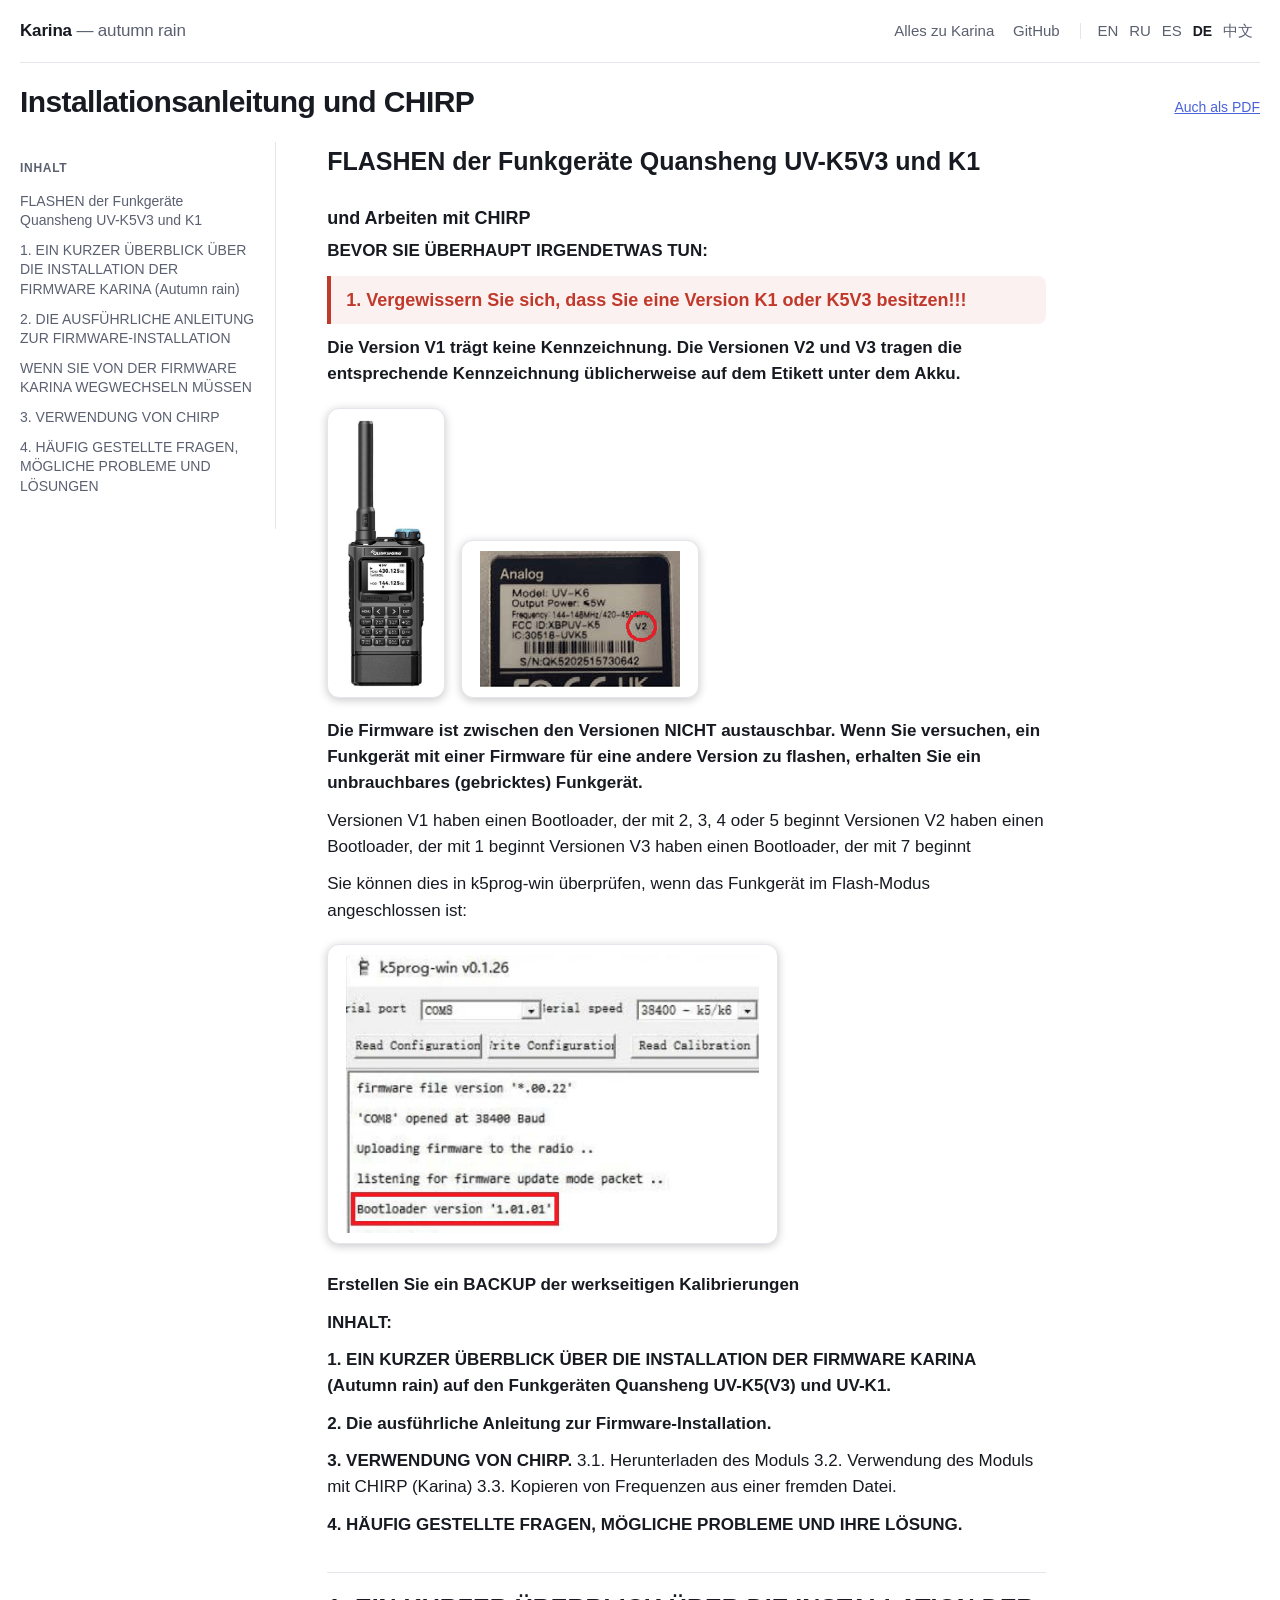
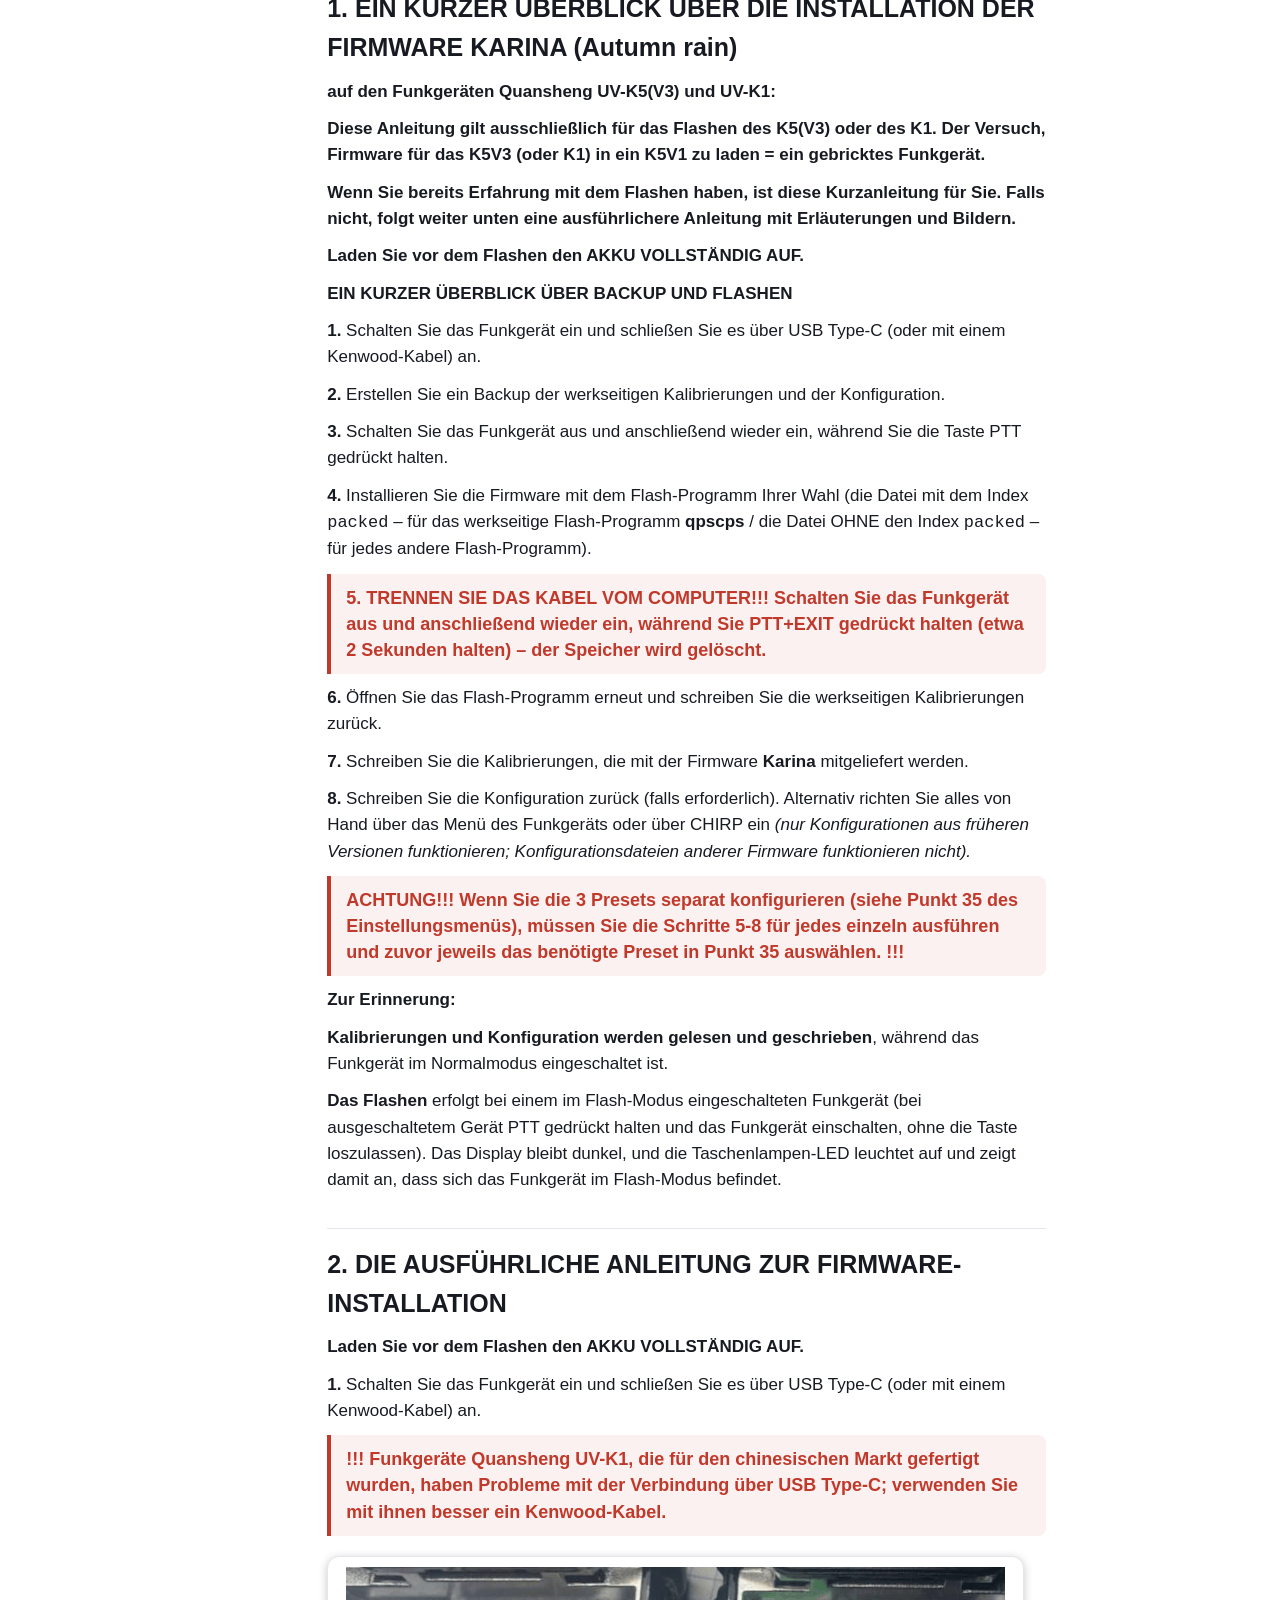
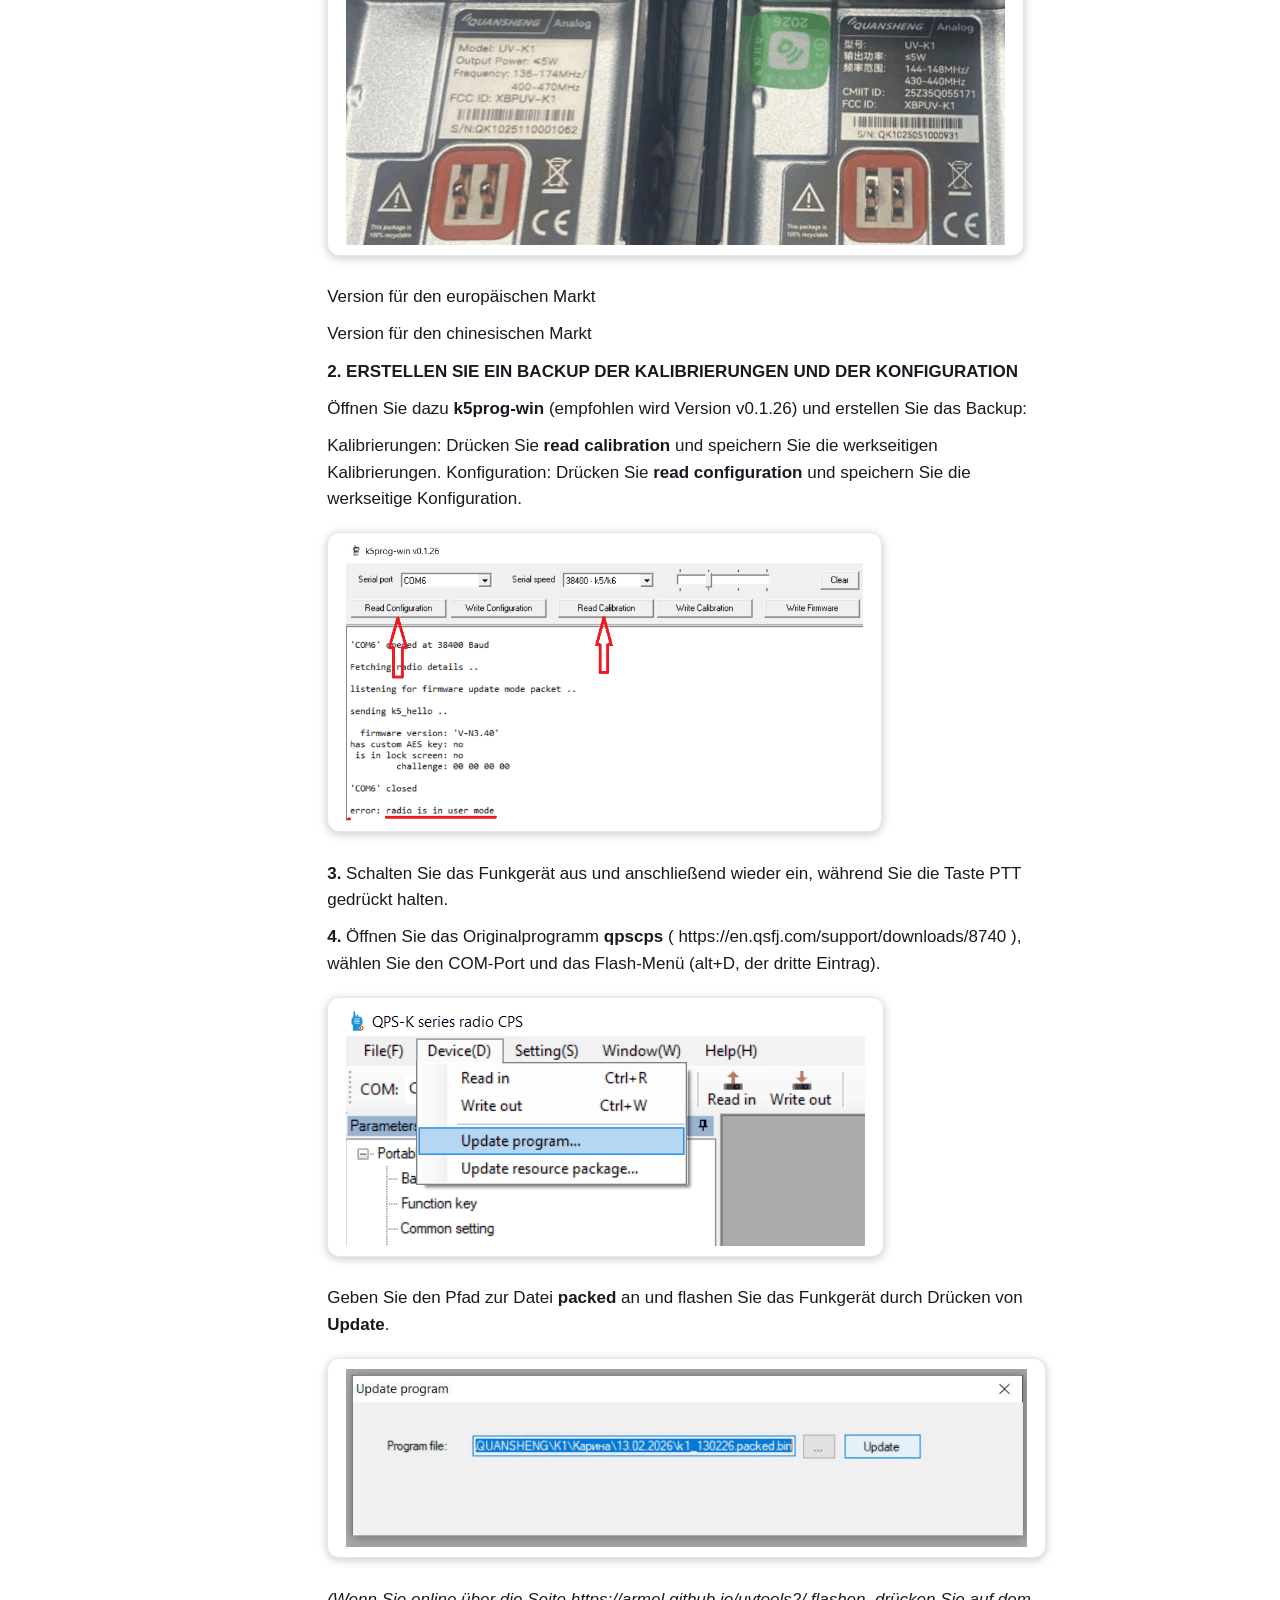
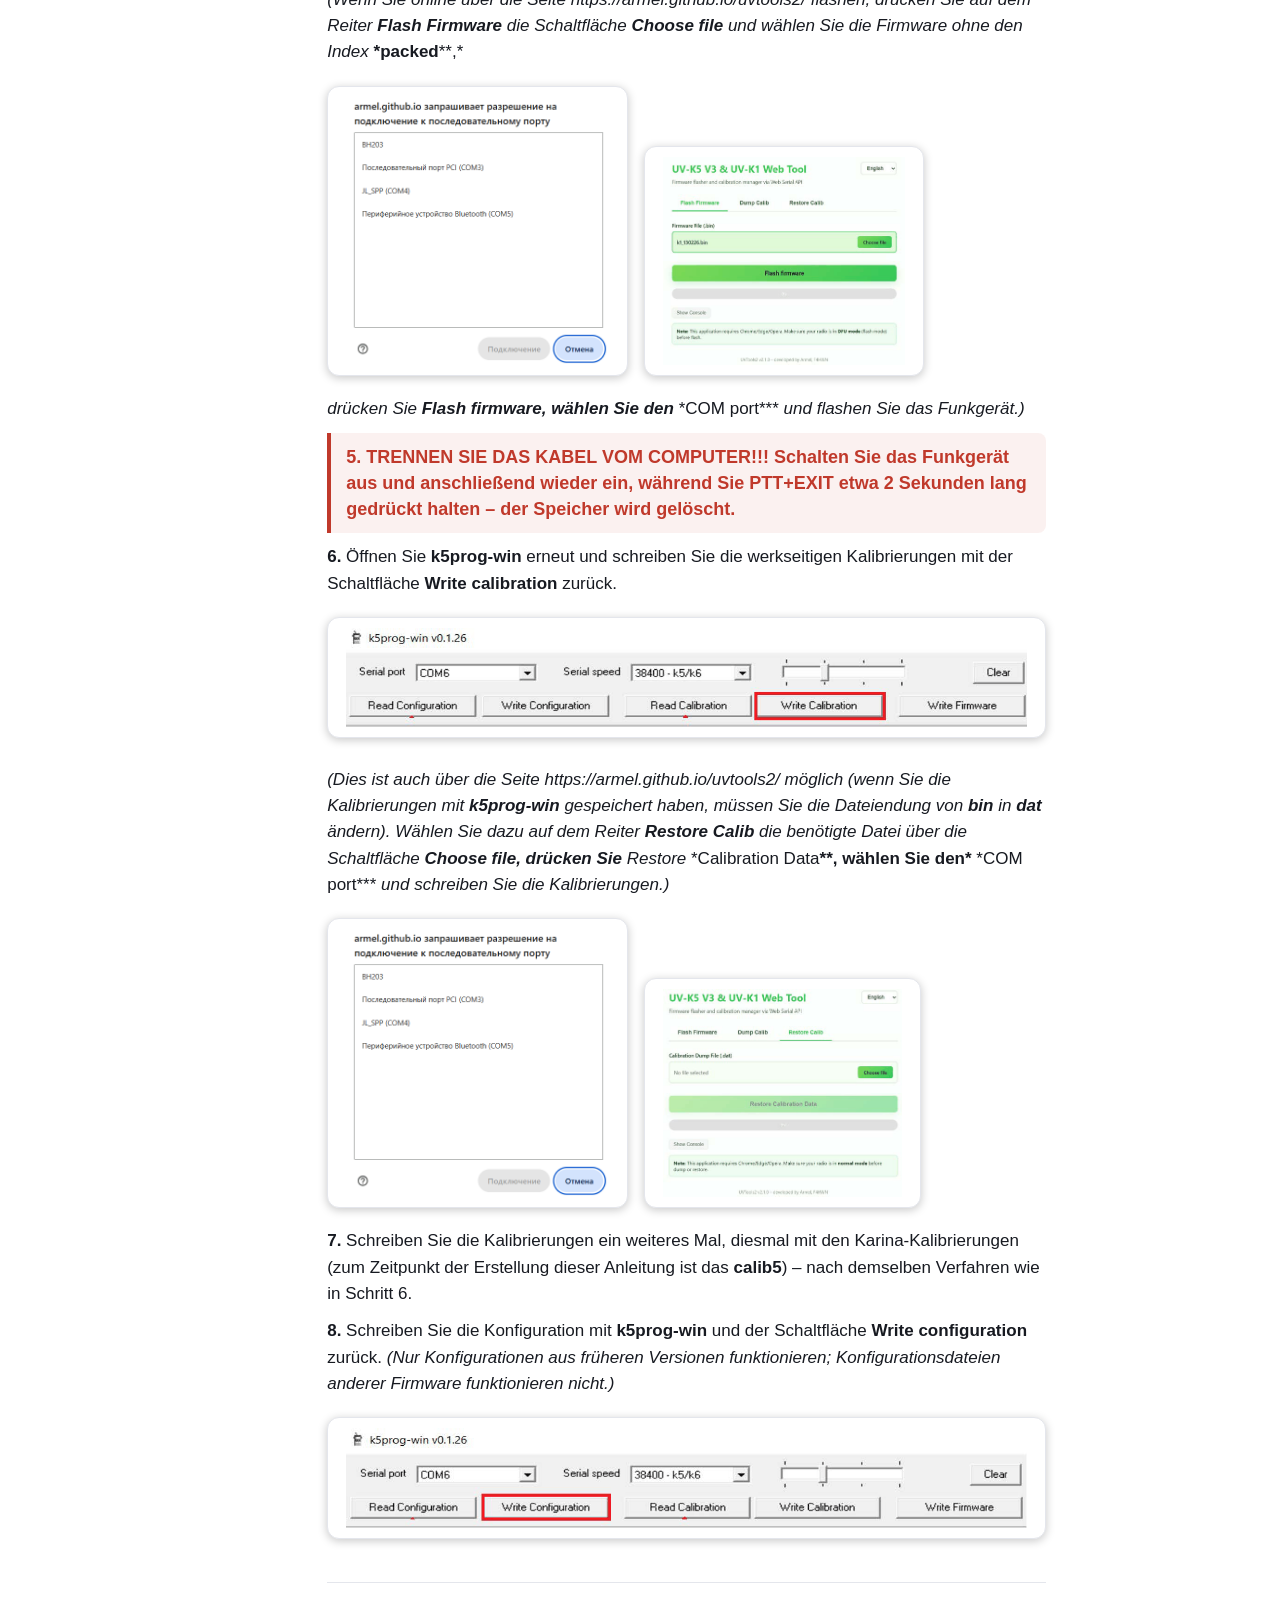
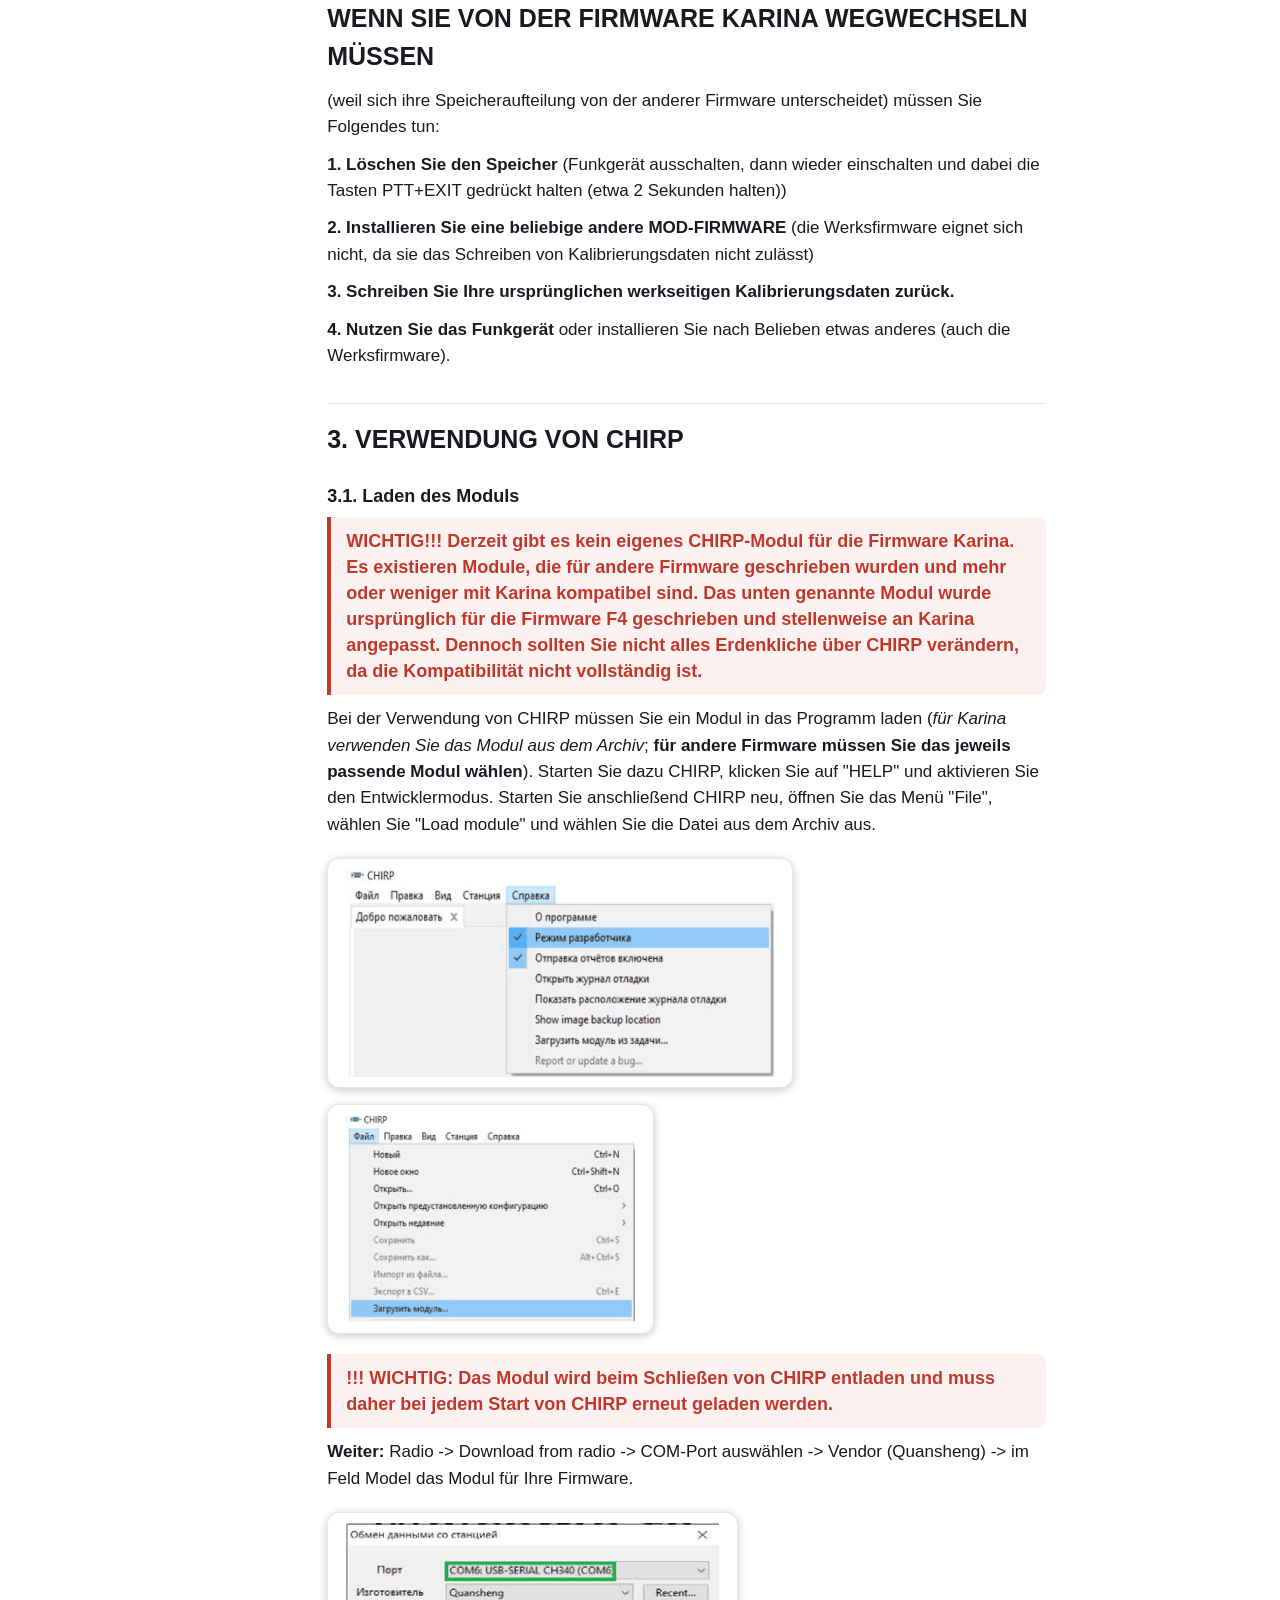
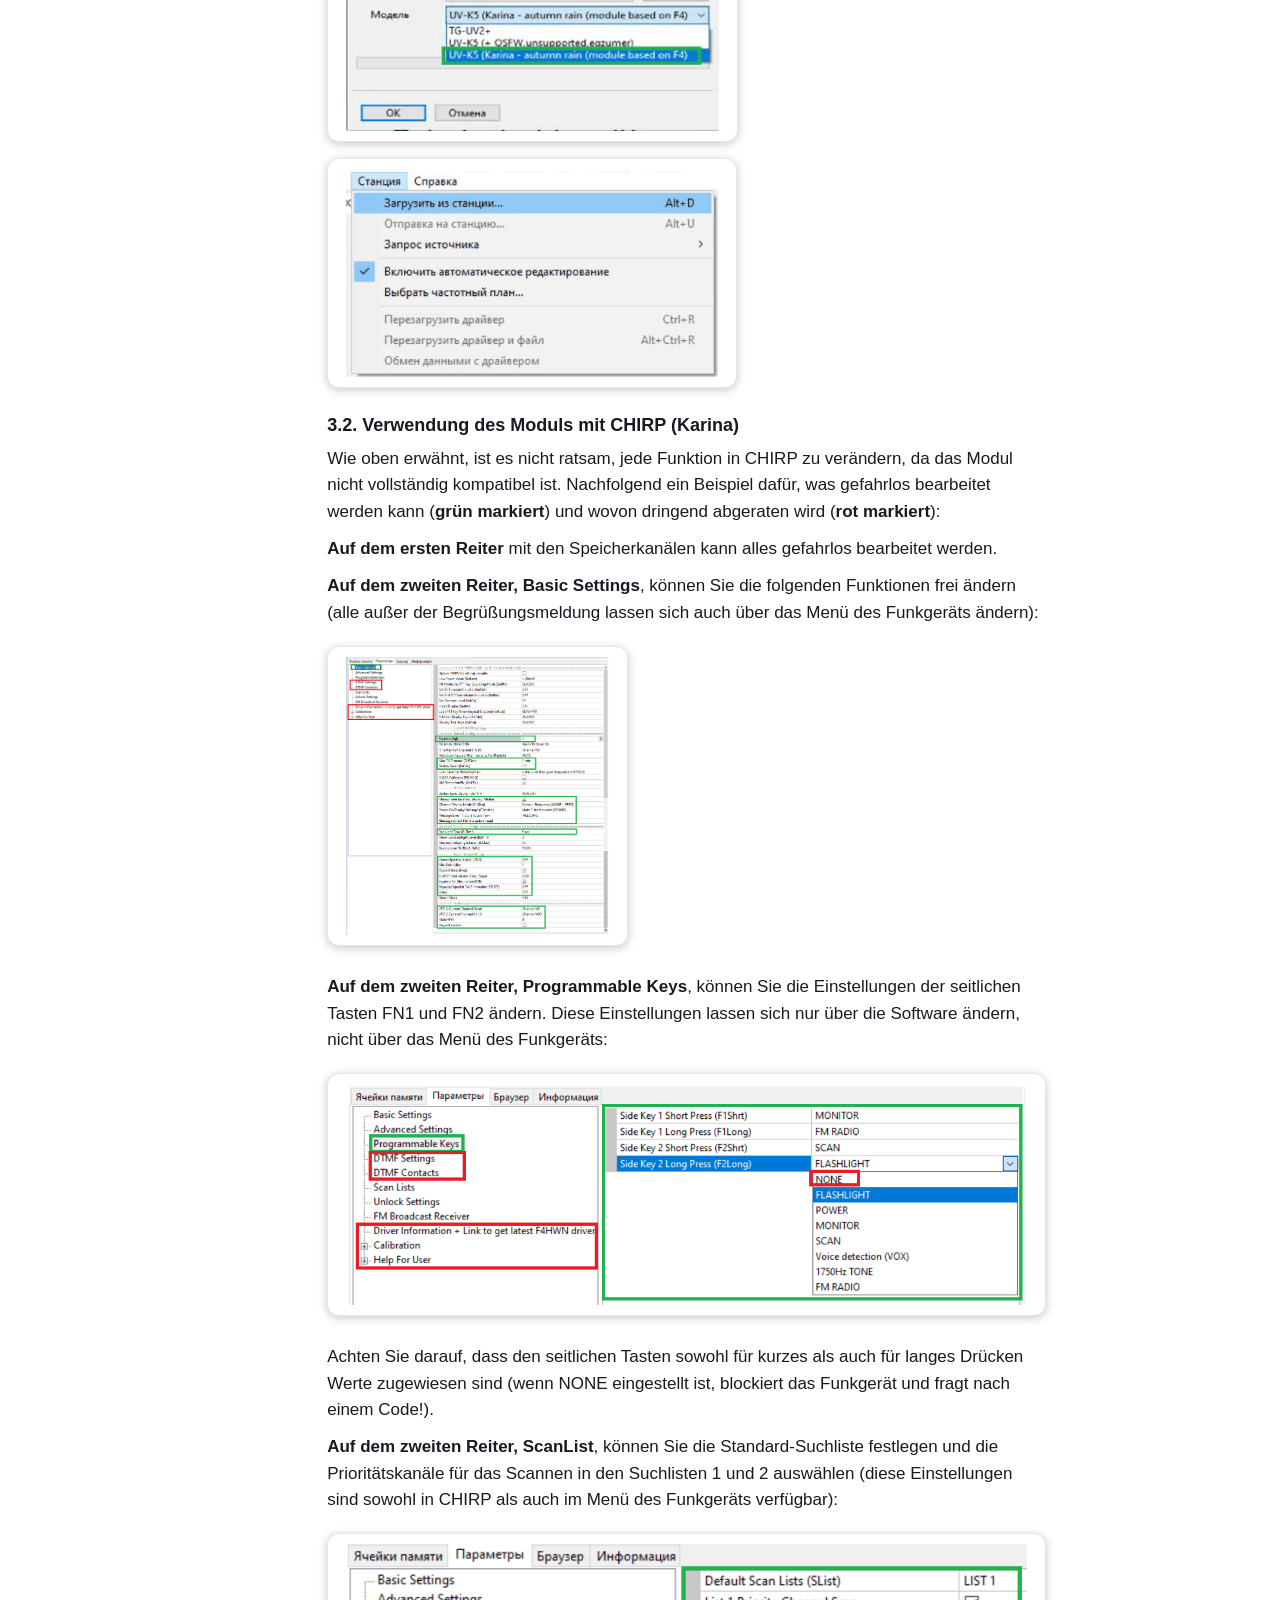
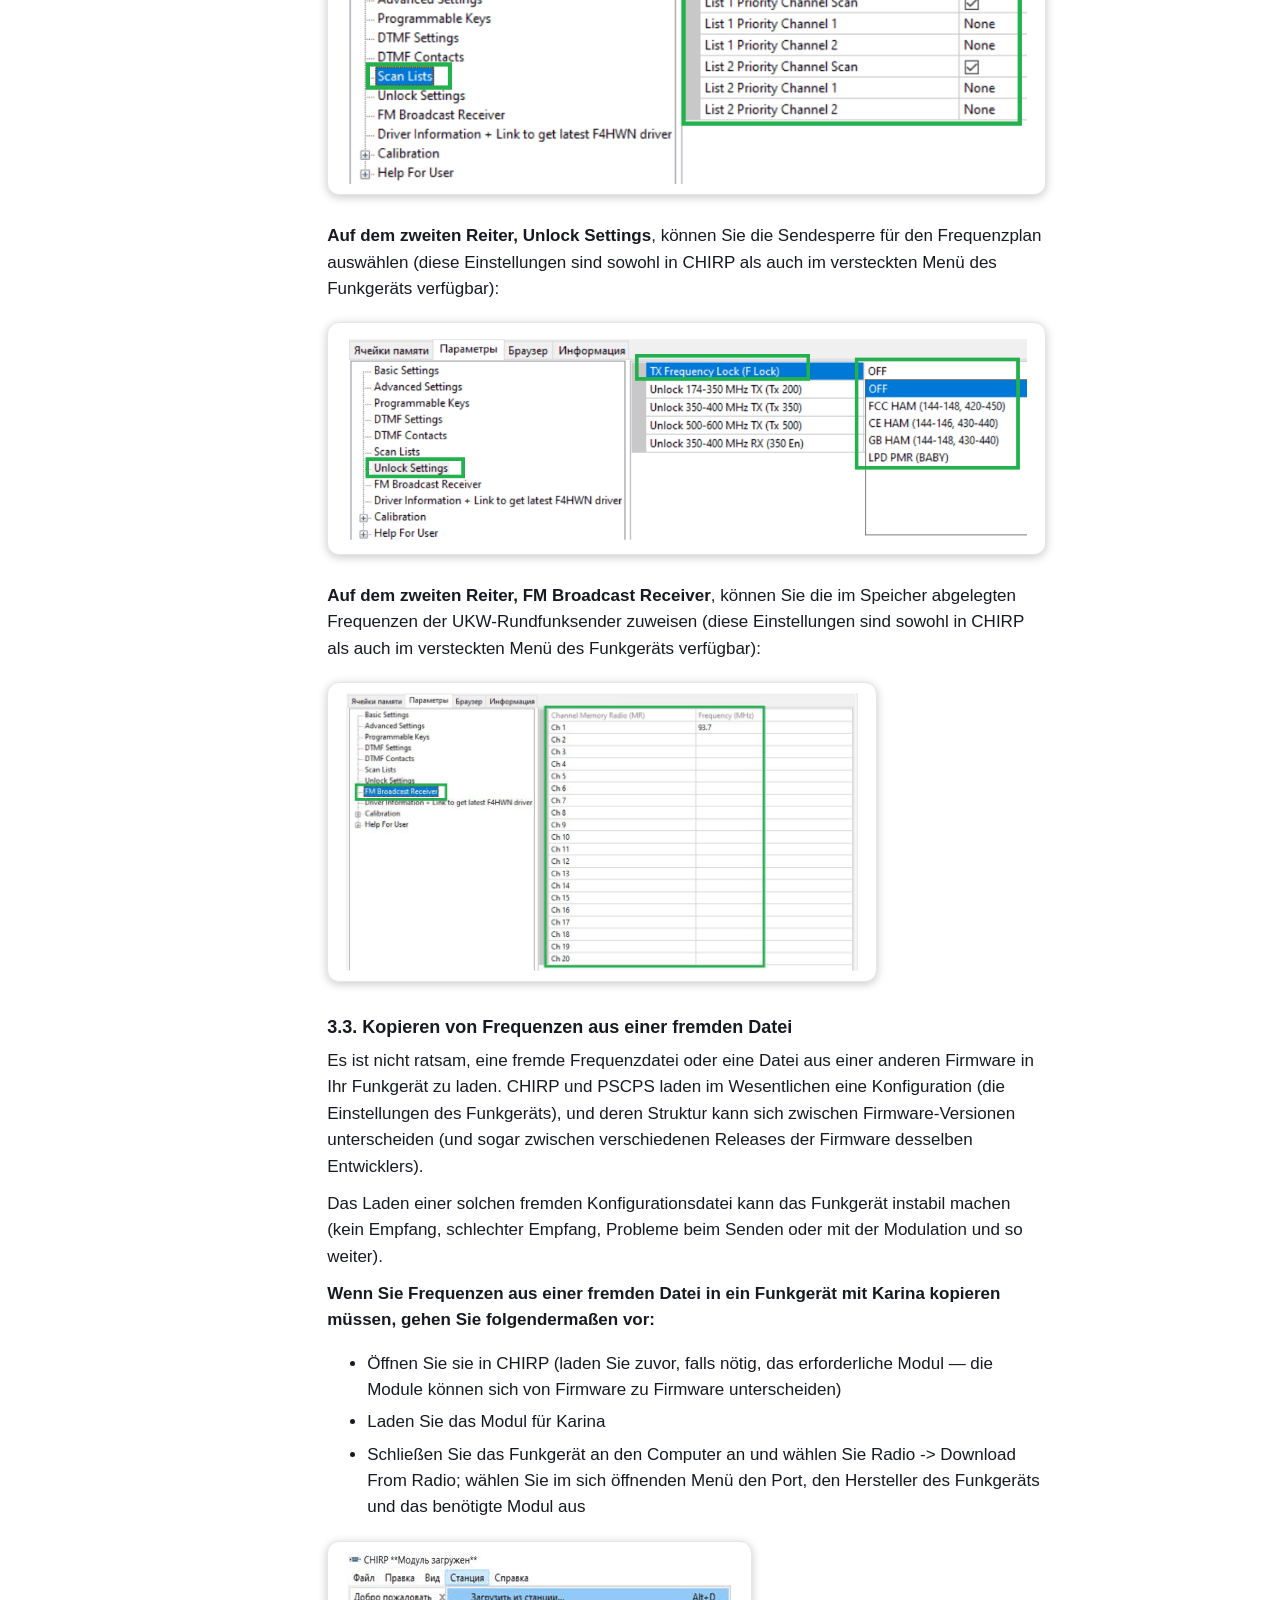
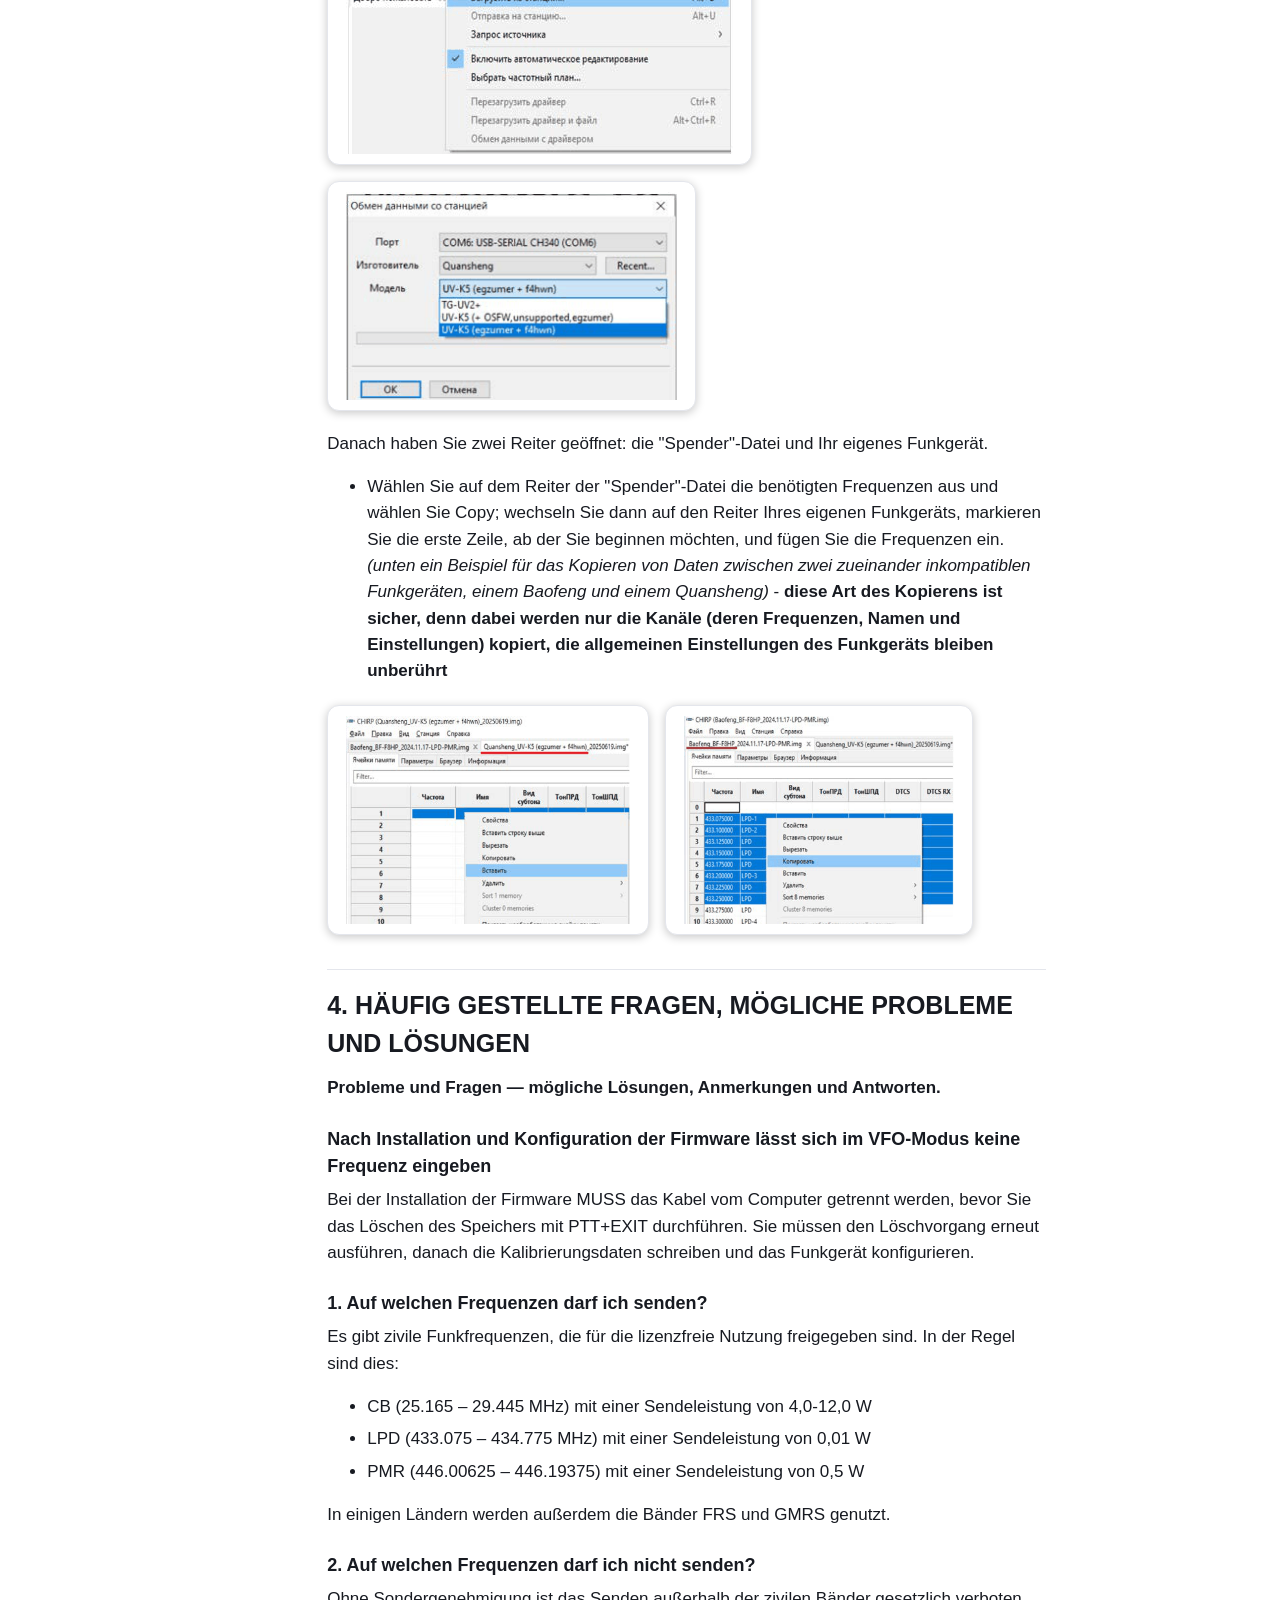
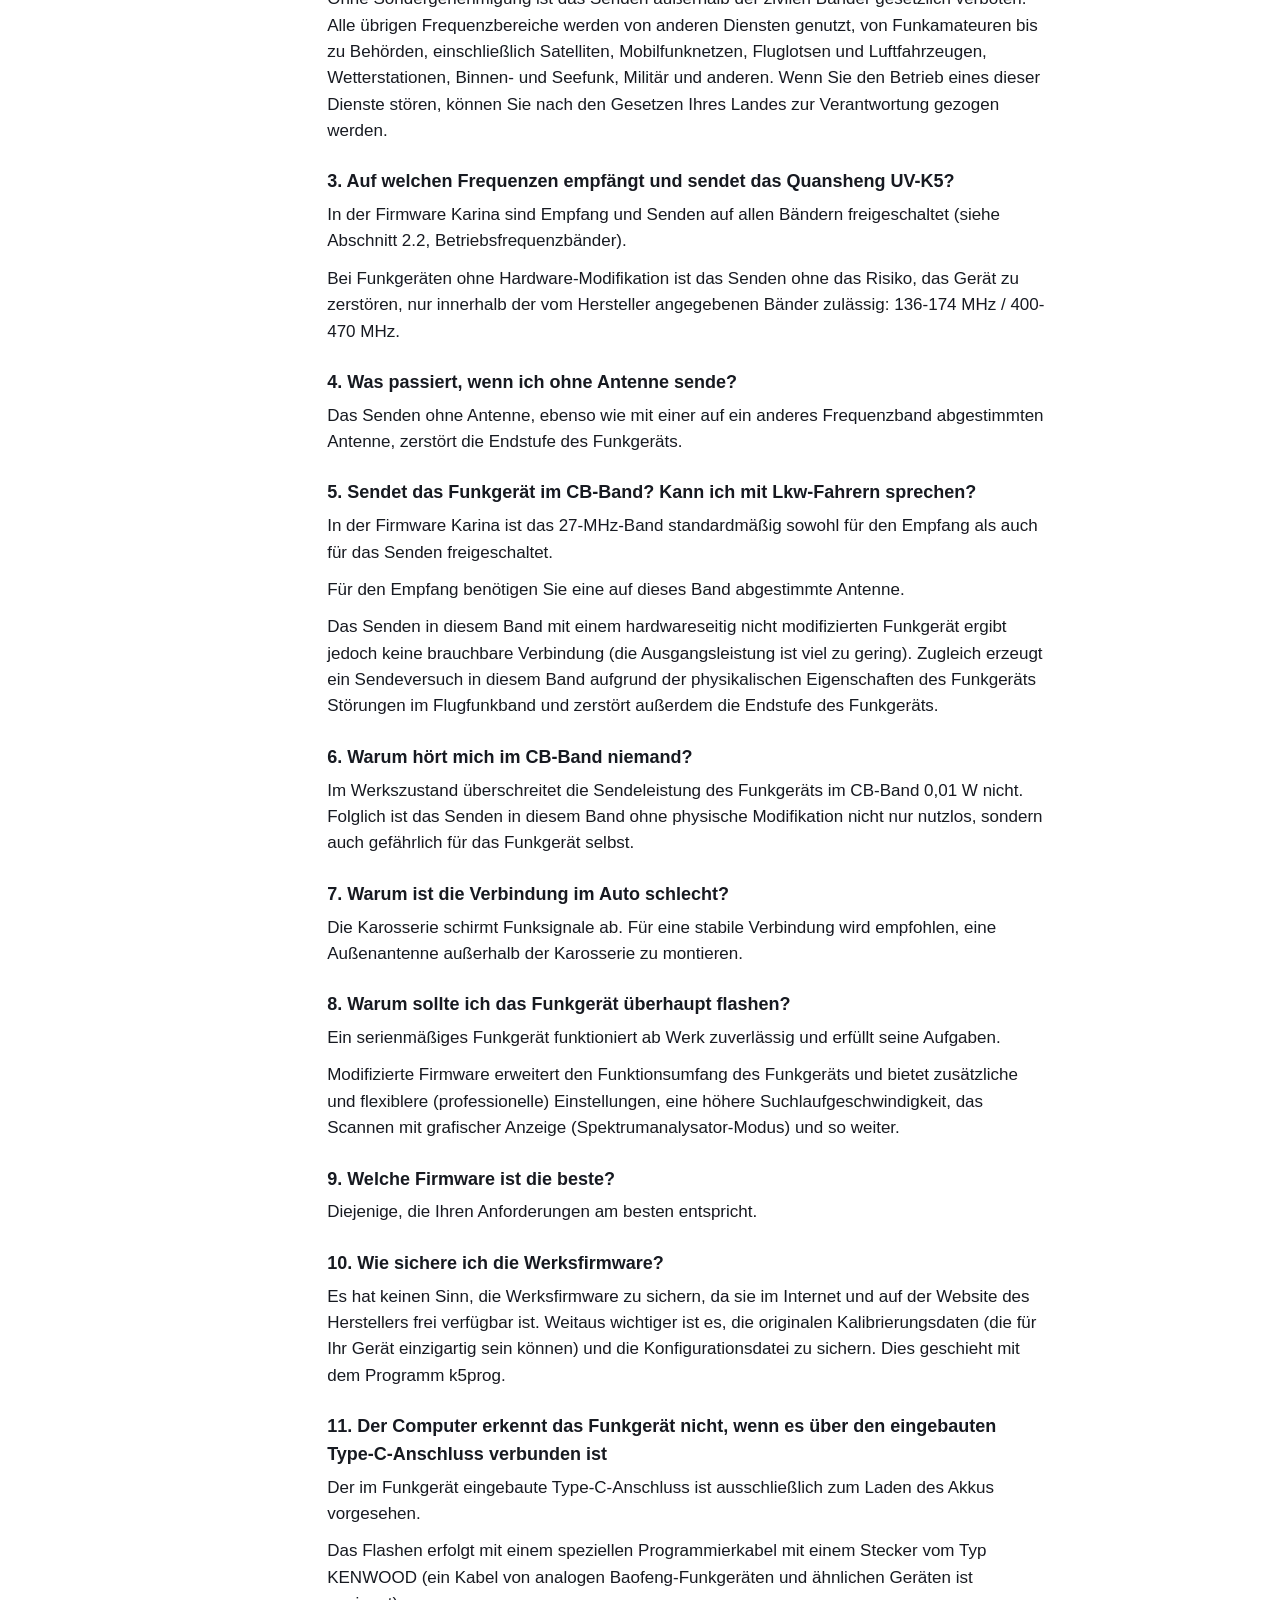
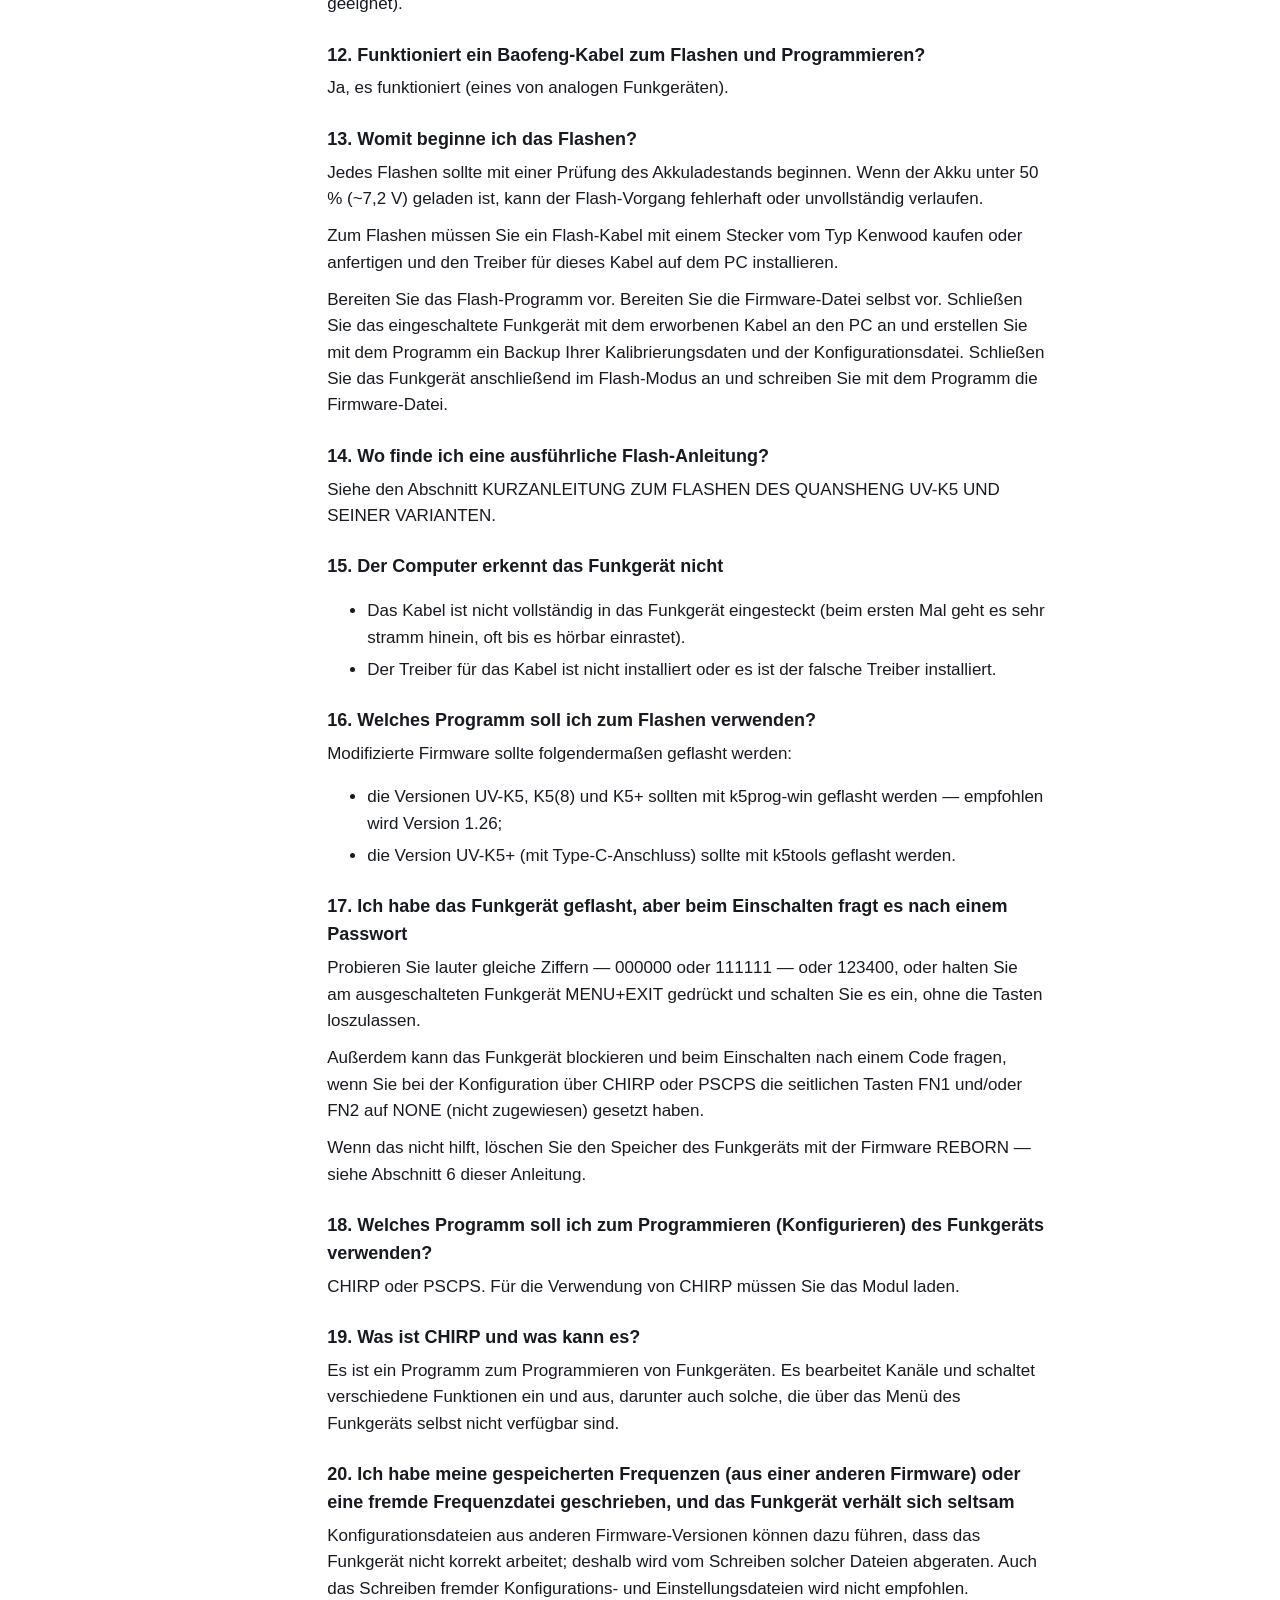
<file: docs/de/install/index.html>
<!doctype html>
<html lang="de">
<head>
<meta charset="utf-8">
<meta name="viewport" content="width=device-width, initial-scale=1">
<title>Installationsanleitung und CHIRP — Karina</title>
<meta name="description" content="Installationsanleitung und CHIRP — Karina (autumn rain), Quansheng UV-K5 V3 / UV-K1.">
<link rel="canonical" href="https://autumn1rain.github.io/karina-v3-k1/de/install/">
<link rel="stylesheet" href="../../assets/style.css">
</head>
<body>
<div class="wrap doc-wrap">
<header class="top">
  <div class="brand">Karina <span>— autumn rain</span></div>
  <nav><a href="../../de/">Alles zu Karina</a> <a href="https://github.com/autumn1rain/karina-v3-k1">GitHub</a>
       <span class="langsel"><a href="https://autumn1rain.github.io/karina-v3-k1/install/" hreflang="en" title="English">EN</a> <a href="https://autumn1rain.github.io/karina-v3-k1/ru/install/" hreflang="ru" title="Русский">RU</a> <a href="https://autumn1rain.github.io/karina-v3-k1/es/install/" hreflang="es" title="Español">ES</a> <b>DE</b> <a href="https://autumn1rain.github.io/karina-v3-k1/zh/install/" hreflang="zh" title="中文">中文</a></span></nav>
</header>
<div class="doc-top">
  <h1>Installationsanleitung und CHIRP</h1>
  <p class="sub"><a href="https://github.com/autumn1rain/karina-v3-k1/blob/main/karina-v3-k1-install-en.pdf">Auch als PDF</a></p>
</div>
<div class="doc">
  <aside class="toc"><b>Inhalt</b><a href="#s1">FLASHEN der Funkgeräte Quansheng UV-K5V3 und K1</a><a href="#s2">1. EIN KURZER ÜBERBLICK ÜBER DIE INSTALLATION DER FIRMWARE KARINA (Autumn rain)</a><a href="#s3">2. DIE AUSFÜHRLICHE ANLEITUNG ZUR FIRMWARE-INSTALLATION</a><a href="#s4">WENN SIE VON DER FIRMWARE KARINA WEGWECHSELN MÜSSEN</a><a href="#s5">3. VERWENDUNG VON CHIRP</a><a href="#s6">4. HÄUFIG GESTELLTE FRAGEN, MÖGLICHE PROBLEME UND LÖSUNGEN</a></aside>
  <article class="body"><h2 id="s1">FLASHEN der Funkgeräte Quansheng UV-K5V3 und K1<a class="anchor" href="#s1">#</a></h2>
<h3>und Arbeiten mit CHIRP</h3>
<p><b>BEVOR SIE ÜBERHAUPT IRGENDETWAS TUN:</b></p>
<p class="danger"><b>1.</b> <b>Vergewissern Sie sich, dass Sie eine Version K1 oder K5V3 besitzen!!!</b></p>
<p><b>Die Version V1 trägt keine Kennzeichnung.</b> <b>Die Versionen V2 und V3 tragen die entsprechende Kennzeichnung üblicherweise auf dem Etikett</b> <b>unter dem Akku.</b></p>
<p class="shot row"><img src="../../assets/docs/install/p01_3.png" alt="screenshot"><img src="../../assets/docs/install/p01_1.png" alt="screenshot" class="wide"></p>
<p><b>Die Firmware ist zwischen den Versionen NICHT austauschbar. Wenn Sie versuchen, ein Funkgerät</b> <b>mit einer Firmware für eine andere Version zu flashen, erhalten Sie ein unbrauchbares (gebricktes) Funkgerät.</b></p>
<p>Versionen V1 haben einen Bootloader, der mit 2, 3, 4 oder 5 beginnt Versionen V2 haben einen Bootloader, der mit 1 beginnt Versionen V3 haben einen Bootloader, der mit 7 beginnt</p>
<p>Sie können dies in k5prog-win überprüfen, wenn das Funkgerät im Flash-Modus angeschlossen ist:</p>
<p class="shot"><img src="../../assets/docs/install/p01_2.png" alt="screenshot" class="wide"></p>
<p><b>Erstellen Sie ein BACKUP der werkseitigen Kalibrierungen</b></p>
<p><b>INHALT:</b></p>
<p><b>1. EIN KURZER ÜBERBLICK ÜBER DIE INSTALLATION DER FIRMWARE KARINA (Autumn rain)</b> <b>auf den Funkgeräten Quansheng UV-K5(V3) und UV-K1.</b></p>
<p><b>2. Die ausführliche Anleitung zur Firmware-Installation.</b></p>
<p><b>3. VERWENDUNG VON CHIRP.</b> 3.1. Herunterladen des Moduls 3.2. Verwendung des Moduls mit CHIRP (Karina) 3.3. Kopieren von Frequenzen aus einer fremden Datei.</p>
<p><b>4. HÄUFIG GESTELLTE FRAGEN, MÖGLICHE PROBLEME UND IHRE LÖSUNG.</b></p>
<h2 id="s2">1. EIN KURZER ÜBERBLICK ÜBER DIE INSTALLATION DER FIRMWARE KARINA (Autumn rain)<a class="anchor" href="#s2">#</a></h2>
<p><b>auf den Funkgeräten Quansheng UV-K5(V3) und UV-K1:</b></p>
<p><b>Diese Anleitung gilt ausschließlich für das Flashen des K5(V3) oder des K1.</b> <b>Der Versuch, Firmware für das K5V3 (oder K1) in ein K5V1 zu laden = ein gebricktes Funkgerät.</b></p>
<p><b>Wenn Sie bereits Erfahrung mit dem Flashen haben, ist diese Kurzanleitung für Sie.</b> <b>Falls nicht, folgt weiter unten eine ausführlichere Anleitung mit Erläuterungen und Bildern.</b></p>
<p><b>Laden Sie vor dem Flashen den AKKU VOLLSTÄNDIG AUF.</b></p>
<p><b>EIN KURZER ÜBERBLICK ÜBER BACKUP UND FLASHEN</b></p>
<p><b>1.</b> Schalten Sie das Funkgerät ein und schließen Sie es über USB Type-C (oder mit einem Kenwood-Kabel) an.</p>
<p><b>2.</b> Erstellen Sie ein Backup der werkseitigen Kalibrierungen und der Konfiguration.</p>
<p><b>3.</b> Schalten Sie das Funkgerät aus und anschließend wieder ein, während Sie die Taste PTT gedrückt halten.</p>
<p><b>4.</b> Installieren Sie die Firmware mit dem Flash-Programm Ihrer Wahl (die Datei mit dem Index <code>packed</code> – für das werkseitige Flash-Programm <b>qpscps</b> / die Datei OHNE den Index <code>packed</code> – für jedes andere Flash-Programm).</p>
<p class="danger"><b>5.</b> <b>TRENNEN SIE DAS KABEL VOM COMPUTER!!!</b> Schalten Sie das Funkgerät aus und anschließend wieder ein, während Sie <b>PTT+EXIT</b> gedrückt halten (etwa 2 Sekunden halten) – der Speicher wird gelöscht.</p>
<p><b>6.</b> Öffnen Sie das Flash-Programm erneut und schreiben Sie die werkseitigen Kalibrierungen zurück.</p>
<p><b>7.</b> Schreiben Sie die Kalibrierungen, die mit der Firmware <b>Karina</b> mitgeliefert werden.</p>
<p><b>8.</b> Schreiben Sie die Konfiguration zurück (falls erforderlich). Alternativ richten Sie alles von Hand über das Menü des Funkgeräts oder über CHIRP ein <i>(nur Konfigurationen aus früheren Versionen funktionieren; Konfigurationsdateien anderer</i> <i>Firmware</i> <i>funktionieren nicht).</i></p>
<p class="danger"><b>ACHTUNG!!!</b> <b>Wenn Sie die 3 Presets separat konfigurieren (siehe Punkt 35 des Einstellungsmenüs), müssen Sie</b> <b>die Schritte 5-8 für jedes einzeln ausführen und zuvor jeweils das benötigte Preset in Punkt 35</b> <b>auswählen. !!!</b></p>
<p><b>Zur Erinnerung:</b></p>
<p><b>Kalibrierungen und Konfiguration werden gelesen und geschrieben</b>, während das Funkgerät im Normalmodus eingeschaltet ist.</p>
<p><b>Das Flashen</b> erfolgt bei einem im Flash-Modus eingeschalteten Funkgerät (bei ausgeschaltetem Gerät PTT gedrückt halten und das Funkgerät einschalten, ohne die Taste loszulassen). Das Display bleibt dunkel, und die Taschenlampen-LED leuchtet auf und zeigt damit an, dass sich das Funkgerät im Flash-Modus befindet.</p>
<h2 id="s3">2. DIE AUSFÜHRLICHE ANLEITUNG ZUR FIRMWARE-INSTALLATION<a class="anchor" href="#s3">#</a></h2>
<p><b>Laden Sie vor dem Flashen den AKKU VOLLSTÄNDIG AUF.</b></p>
<p><b>1.</b> Schalten Sie das Funkgerät ein und schließen Sie es über USB Type-C (oder mit einem Kenwood-Kabel) an.</p>
<p class="danger"><b>!!! Funkgeräte Quansheng UV-K1, die für den chinesischen Markt gefertigt wurden,</b> haben Probleme mit der Verbindung über USB Type-C; verwenden Sie mit ihnen besser ein Kenwood-Kabel.</p>
<p class="shot"><img src="../../assets/docs/install/p03_1.png" alt="screenshot" class="wide"></p>
<p>Version für den europäischen Markt</p>
<p>Version für den chinesischen Markt</p>
<p><b>2.</b> <b>ERSTELLEN SIE EIN BACKUP DER KALIBRIERUNGEN UND DER KONFIGURATION</b></p>
<p>Öffnen Sie dazu <b>k5prog-win</b> (empfohlen wird Version v0.1.26) und erstellen Sie das Backup:</p>
<p>Kalibrierungen: Drücken Sie <b>read calibration</b> und speichern Sie die werkseitigen Kalibrierungen. Konfiguration: Drücken Sie <b>read configuration</b> und speichern Sie die werkseitige Konfiguration.</p>
<p class="shot"><img src="../../assets/docs/install/p03_2.png" alt="screenshot" class="wide"></p>
<p><b>3.</b> Schalten Sie das Funkgerät aus und anschließend wieder ein, während Sie die Taste PTT gedrückt halten.</p>
<p><b>4.</b> Öffnen Sie das Originalprogramm <b>qpscps</b> ( https://en.qsfj.com/support/downloads/8740 ), wählen Sie den COM-Port und das Flash-Menü (alt+D, der dritte Eintrag).</p>
<p class="shot"><img src="../../assets/docs/install/p04_1.png" alt="screenshot" class="wide"></p>
<p>Geben Sie den Pfad zur Datei <b>packed</b> an und flashen Sie das Funkgerät durch Drücken von <b>Update</b>.</p>
<p class="shot"><img src="../../assets/docs/install/p04_2.png" alt="screenshot" class="wide"></p>
<p><i>(Wenn Sie online über die Seite https://armel.github.io/uvtools2/ flashen, drücken Sie auf dem Reiter</i> <b><i>Flash</b></i> <b><i>Firmware</b></i> <i>die Schaltfläche</i> <b><i>Choose file</b></i> <i>und wählen Sie die Firmware ohne den Index</i> <b>*packed</b>**,*</p>
<p class="shot row"><img src="../../assets/docs/install/p04_4.png" alt="screenshot"><img src="../../assets/docs/install/p04_3.png" alt="screenshot" class="wide"></p>
<p><i>drücken Sie</i> <b><i>Flash firmware</b><b>, wählen Sie den</i> </b>*COM port*** <i>und flashen Sie das Funkgerät.)</i></p>
<p class="danger"><b>5.</b> <b>TRENNEN SIE DAS KABEL VOM COMPUTER!!!</b> Schalten Sie das Funkgerät aus und anschließend wieder ein, während Sie <b>PTT+EXIT</b> etwa 2 Sekunden lang gedrückt halten – der Speicher wird gelöscht.</p>
<p><b>6.</b> Öffnen Sie <b>k5prog-win</b> erneut und schreiben Sie die werkseitigen Kalibrierungen mit der Schaltfläche <b>Write calibration</b> zurück.</p>
<p class="shot"><img src="../../assets/docs/install/p05_1.png" alt="screenshot" class="wide"></p>
<p><i>(Dies ist auch über die Seite https://armel.github.io/uvtools2/ möglich (wenn Sie die Kalibrierungen</i> <i>mit</i> <b><i>k5prog-win</b></i> <i>gespeichert haben, müssen Sie die Dateiendung von</i> <b><i>bin</b></i> <i>in</i> <b><i>dat</b></i> <i>ändern). Wählen Sie dazu auf dem Reiter</i> <b><i>Restore Calib</b></i> <i>die benötigte Datei über die Schaltfläche</i> <b><i>Choose file</b><b>, drücken Sie</i> </b><i>Restore<b></i> </b>*Calibration Data<b>**, wählen Sie den* </b>*COM port*** <i>und schreiben Sie die Kalibrierungen.)</i></p>
<p class="shot row"><img src="../../assets/docs/install/p05_3.png" alt="screenshot"><img src="../../assets/docs/install/p05_2.png" alt="screenshot" class="wide"></p>
<p><b>7.</b> Schreiben Sie die Kalibrierungen ein weiteres Mal, diesmal mit den Karina-Kalibrierungen (zum Zeitpunkt der Erstellung dieser Anleitung ist das <b>calib5</b>) – nach demselben Verfahren wie in Schritt 6.</p>
<p><b>8.</b> Schreiben Sie die Konfiguration mit <b>k5prog-win</b> und der Schaltfläche <b>Write configuration</b> zurück. <i>(Nur Konfigurationen aus früheren Versionen funktionieren; Konfigurationsdateien anderer Firmware</i> <i>funktionieren nicht.)</i></p>
<p class="shot"><img src="../../assets/docs/install/p05_4.png" alt="screenshot" class="wide"></p>
<h2 id="s4">WENN SIE VON DER FIRMWARE KARINA WEGWECHSELN MÜSSEN<a class="anchor" href="#s4">#</a></h2>
<p>(weil sich ihre Speicheraufteilung von der anderer Firmware unterscheidet) müssen Sie Folgendes tun:</p>
<p><b>1. Löschen Sie den Speicher</b> (Funkgerät ausschalten, dann wieder einschalten und dabei die Tasten PTT+EXIT gedrückt halten (etwa 2 Sekunden halten))</p>
<p><b>2. Installieren Sie eine beliebige andere MOD-FIRMWARE</b> (die Werksfirmware eignet sich nicht, da sie das Schreiben von Kalibrierungsdaten nicht zulässt)</p>
<p><b>3. Schreiben Sie Ihre ursprünglichen werkseitigen Kalibrierungsdaten zurück.</b></p>
<p><b>4. Nutzen Sie das Funkgerät</b> oder installieren Sie nach Belieben etwas anderes (auch die Werksfirmware).</p>
<h2 id="s5">3. VERWENDUNG VON CHIRP<a class="anchor" href="#s5">#</a></h2>
<h3>3.1. Laden des Moduls</h3>
<p class="danger"><b>WICHTIG!!!</b> Derzeit gibt es kein eigenes CHIRP-Modul für die Firmware Karina. Es existieren Module, die für andere Firmware geschrieben wurden und mehr oder weniger mit Karina kompatibel sind. Das unten genannte Modul wurde ursprünglich für die Firmware F4 geschrieben und stellenweise an Karina angepasst. Dennoch sollten Sie nicht alles Erdenkliche über CHIRP verändern, da die Kompatibilität nicht vollständig ist.</p>
<p>Bei der Verwendung von CHIRP müssen Sie ein Modul in das Programm laden (<i>für Karina verwenden Sie das Modul aus dem Archiv</i>; <b>für andere Firmware müssen Sie das jeweils passende Modul wählen</b>). Starten Sie dazu CHIRP, klicken Sie auf "HELP" und aktivieren Sie den Entwicklermodus. Starten Sie anschließend CHIRP neu, öffnen Sie das Menü "File", wählen Sie "Load module" und wählen Sie die Datei aus dem Archiv aus.</p>
<p class="shot row"><img src="../../assets/docs/install/p07_1.png" alt="screenshot" class="wide"><img src="../../assets/docs/install/p07_2.png" alt="screenshot" class="wide"></p>
<p class="danger"><b>!!! WICHTIG:</b> Das Modul wird beim Schließen von CHIRP entladen und muss daher bei jedem Start von CHIRP erneut geladen werden.</p>
<p><b>Weiter:</b> Radio -&gt; Download from radio -&gt; COM-Port auswählen -&gt; Vendor (Quansheng) -&gt; im Feld Model das Modul für Ihre Firmware.</p>
<p class="shot row"><img src="../../assets/docs/install/p07_4.png" alt="screenshot" class="wide"><img src="../../assets/docs/install/p07_3.png" alt="screenshot" class="wide"></p>
<h3>3.2. Verwendung des Moduls mit CHIRP (Karina)</h3>
<p>Wie oben erwähnt, ist es nicht ratsam, jede Funktion in CHIRP zu verändern, da das Modul nicht vollständig kompatibel ist. Nachfolgend ein Beispiel dafür, was gefahrlos bearbeitet werden kann (<b>grün markiert</b>) und wovon dringend abgeraten wird (<b>rot markiert</b>):</p>
<p><b>Auf dem ersten Reiter</b> mit den Speicherkanälen kann alles gefahrlos bearbeitet werden.</p>
<p><b>Auf dem zweiten Reiter, Basic Settings</b>, können Sie die folgenden Funktionen frei ändern (alle außer der Begrüßungsmeldung lassen sich auch über das Menü des Funkgeräts ändern):</p>
<p class="shot"><img src="../../assets/docs/install/p08_1.png" alt="screenshot"></p>
<p><b>Auf dem zweiten Reiter, Programmable Keys</b>, können Sie die Einstellungen der seitlichen Tasten FN1 und FN2 ändern. Diese Einstellungen lassen sich nur über die Software ändern, nicht über das Menü des Funkgeräts:</p>
<p class="shot"><img src="../../assets/docs/install/p08_2.png" alt="screenshot" class="wide"></p>
<p>Achten Sie darauf, dass den seitlichen Tasten sowohl für kurzes als auch für langes Drücken Werte zugewiesen sind (wenn NONE eingestellt ist, blockiert das Funkgerät und fragt nach einem Code!).</p>
<p><b>Auf dem zweiten Reiter, ScanList</b>, können Sie die Standard-Suchliste festlegen und die Prioritätskanäle für das Scannen in den Suchlisten 1 und 2 auswählen (diese Einstellungen sind sowohl in CHIRP als auch im Menü des Funkgeräts verfügbar):</p>
<p class="shot"><img src="../../assets/docs/install/p09_1.png" alt="screenshot" class="wide"></p>
<p><b>Auf dem zweiten Reiter, Unlock Settings</b>, können Sie die Sendesperre für den Frequenzplan auswählen (diese Einstellungen sind sowohl in CHIRP als auch im versteckten Menü des Funkgeräts verfügbar):</p>
<p class="shot"><img src="../../assets/docs/install/p09_2.png" alt="screenshot" class="wide"></p>
<p><b>Auf dem zweiten Reiter, FM Broadcast Receiver</b>, können Sie die im Speicher abgelegten Frequenzen der UKW-Rundfunksender zuweisen (diese Einstellungen sind sowohl in CHIRP als auch im versteckten Menü des Funkgeräts verfügbar):</p>
<p class="shot"><img src="../../assets/docs/install/p09_3.png" alt="screenshot" class="wide"></p>
<h3>3.3. Kopieren von Frequenzen aus einer fremden Datei</h3>
<p>Es ist nicht ratsam, eine fremde Frequenzdatei oder eine Datei aus einer anderen Firmware in Ihr Funkgerät zu laden. CHIRP und PSCPS laden im Wesentlichen eine Konfiguration (die Einstellungen des Funkgeräts), und deren Struktur kann sich zwischen Firmware-Versionen unterscheiden (und sogar zwischen verschiedenen Releases der Firmware desselben Entwicklers).</p>
<p>Das Laden einer solchen fremden Konfigurationsdatei kann das Funkgerät instabil machen (kein Empfang, schlechter Empfang, Probleme beim Senden oder mit der Modulation und so weiter).</p>
<p><b>Wenn Sie Frequenzen aus einer fremden Datei in ein Funkgerät mit Karina kopieren müssen, gehen Sie</b> <b>folgendermaßen vor:</b></p>
<ul>
<li>Öffnen Sie sie in CHIRP (laden Sie zuvor, falls nötig, das erforderliche Modul — die Module können sich von Firmware zu Firmware unterscheiden)</li>
<li>Laden Sie das Modul für Karina</li>
<li>Schließen Sie das Funkgerät an den Computer an und wählen Sie Radio -&gt; Download From Radio; wählen Sie im sich öffnenden Menü den Port, den Hersteller des Funkgeräts und das benötigte Modul aus</li>
</ul>
<p class="shot row"><img src="../../assets/docs/install/p10_1.png" alt="screenshot" class="wide"><img src="../../assets/docs/install/p10_2.png" alt="screenshot" class="wide"></p>
<p>Danach haben Sie zwei Reiter geöffnet: die "Spender"-Datei und Ihr eigenes Funkgerät.</p>
<ul>
<li>Wählen Sie auf dem Reiter der "Spender"-Datei die benötigten Frequenzen aus und wählen Sie Copy; wechseln Sie dann auf den Reiter Ihres eigenen Funkgeräts, markieren Sie die erste Zeile, ab der Sie beginnen möchten, und fügen Sie die Frequenzen ein. <i>(unten ein Beispiel für das Kopieren von Daten zwischen zwei zueinander inkompatiblen Funkgeräten, einem Baofeng und einem Quansheng)</i> - <b>diese Art des Kopierens ist sicher, denn dabei werden nur die Kanäle (deren Frequenzen, Namen und Einstellungen) kopiert, die allgemeinen Einstellungen des Funkgeräts bleiben unberührt</b></li>
</ul>
<p class="shot row"><img src="../../assets/docs/install/p10_4.png" alt="screenshot" class="wide"><img src="../../assets/docs/install/p10_3.png" alt="screenshot" class="wide"></p>
<h2 id="s6">4. HÄUFIG GESTELLTE FRAGEN, MÖGLICHE PROBLEME UND LÖSUNGEN<a class="anchor" href="#s6">#</a></h2>
<p><b>Probleme und Fragen — mögliche Lösungen, Anmerkungen und Antworten.</b></p>
<h3>Nach Installation und Konfiguration der Firmware lässt sich im VFO-Modus keine Frequenz eingeben</h3>
<p>Bei der Installation der Firmware MUSS das Kabel vom Computer getrennt werden, bevor Sie das Löschen des Speichers mit PTT+EXIT durchführen. Sie müssen den Löschvorgang erneut ausführen, danach die Kalibrierungsdaten schreiben und das Funkgerät konfigurieren.</p>
<h3>1. Auf welchen Frequenzen darf ich senden?</h3>
<p>Es gibt zivile Funkfrequenzen, die für die lizenzfreie Nutzung freigegeben sind. In der Regel sind dies:</p>
<ul>
<li>CB (25.165 – 29.445 MHz) mit einer Sendeleistung von 4,0-12,0 W</li>
<li>LPD (433.075 – 434.775 MHz) mit einer Sendeleistung von 0,01 W</li>
<li>PMR (446.00625 – 446.19375) mit einer Sendeleistung von 0,5 W</li>
</ul>
<p>In einigen Ländern werden außerdem die Bänder FRS und GMRS genutzt.</p>
<h3>2. Auf welchen Frequenzen darf ich nicht senden?</h3>
<p>Ohne Sondergenehmigung ist das Senden außerhalb der zivilen Bänder gesetzlich verboten. Alle übrigen Frequenzbereiche werden von anderen Diensten genutzt, von Funkamateuren bis zu Behörden, einschließlich Satelliten, Mobilfunknetzen, Fluglotsen und Luftfahrzeugen, Wetterstationen, Binnen- und Seefunk, Militär und anderen. Wenn Sie den Betrieb eines dieser Dienste stören, können Sie nach den Gesetzen Ihres Landes zur Verantwortung gezogen werden.</p>
<h3>3. Auf welchen Frequenzen empfängt und sendet das Quansheng UV-K5?</h3>
<p>In der Firmware Karina sind Empfang und Senden auf allen Bändern freigeschaltet (siehe Abschnitt 2.2, Betriebsfrequenzbänder).</p>
<p>Bei Funkgeräten ohne Hardware-Modifikation ist das Senden ohne das Risiko, das Gerät zu zerstören, nur innerhalb der vom Hersteller angegebenen Bänder zulässig: 136-174 MHz / 400-470 MHz.</p>
<h3>4. Was passiert, wenn ich ohne Antenne sende?</h3>
<p>Das Senden ohne Antenne, ebenso wie mit einer auf ein anderes Frequenzband abgestimmten Antenne, zerstört die Endstufe des Funkgeräts.</p>
<h3>5. Sendet das Funkgerät im CB-Band? Kann ich mit Lkw-Fahrern sprechen?</h3>
<p>In der Firmware Karina ist das 27-MHz-Band standardmäßig sowohl für den Empfang als auch für das Senden freigeschaltet.</p>
<p>Für den Empfang benötigen Sie eine auf dieses Band abgestimmte Antenne.</p>
<p>Das Senden in diesem Band mit einem hardwareseitig nicht modifizierten Funkgerät ergibt jedoch keine brauchbare Verbindung (die Ausgangsleistung ist viel zu gering). Zugleich erzeugt ein Sendeversuch in diesem Band aufgrund der physikalischen Eigenschaften des Funkgeräts Störungen im Flugfunkband und zerstört außerdem die Endstufe des Funkgeräts.</p>
<h3>6. Warum hört mich im CB-Band niemand?</h3>
<p>Im Werkszustand überschreitet die Sendeleistung des Funkgeräts im CB-Band 0,01 W nicht. Folglich ist das Senden in diesem Band ohne physische Modifikation nicht nur nutzlos, sondern auch gefährlich für das Funkgerät selbst.</p>
<h3>7. Warum ist die Verbindung im Auto schlecht?</h3>
<p>Die Karosserie schirmt Funksignale ab. Für eine stabile Verbindung wird empfohlen, eine Außenantenne außerhalb der Karosserie zu montieren.</p>
<h3>8. Warum sollte ich das Funkgerät überhaupt flashen?</h3>
<p>Ein serienmäßiges Funkgerät funktioniert ab Werk zuverlässig und erfüllt seine Aufgaben.</p>
<p>Modifizierte Firmware erweitert den Funktionsumfang des Funkgeräts und bietet zusätzliche und flexiblere (professionelle) Einstellungen, eine höhere Suchlaufgeschwindigkeit, das Scannen mit grafischer Anzeige (Spektrumanalysator-Modus) und so weiter.</p>
<h3>9. Welche Firmware ist die beste?</h3>
<p>Diejenige, die Ihren Anforderungen am besten entspricht.</p>
<h3>10. Wie sichere ich die Werksfirmware?</h3>
<p>Es hat keinen Sinn, die Werksfirmware zu sichern, da sie im Internet und auf der Website des Herstellers frei verfügbar ist. Weitaus wichtiger ist es, die originalen Kalibrierungsdaten (die für Ihr Gerät einzigartig sein können) und die Konfigurationsdatei zu sichern. Dies geschieht mit dem Programm k5prog.</p>
<h3>11. Der Computer erkennt das Funkgerät nicht, wenn es über den eingebauten Type-C-Anschluss verbunden ist</h3>
<p>Der im Funkgerät eingebaute Type-C-Anschluss ist ausschließlich zum Laden des Akkus vorgesehen.</p>
<p>Das Flashen erfolgt mit einem speziellen Programmierkabel mit einem Stecker vom Typ KENWOOD (ein Kabel von analogen Baofeng-Funkgeräten und ähnlichen Geräten ist geeignet).</p>
<h3>12. Funktioniert ein Baofeng-Kabel zum Flashen und Programmieren?</h3>
<p>Ja, es funktioniert (eines von analogen Funkgeräten).</p>
<h3>13. Womit beginne ich das Flashen?</h3>
<p>Jedes Flashen sollte mit einer Prüfung des Akkuladestands beginnen. Wenn der Akku unter 50 % (~7,2 V) geladen ist, kann der Flash-Vorgang fehlerhaft oder unvollständig verlaufen.</p>
<p>Zum Flashen müssen Sie ein Flash-Kabel mit einem Stecker vom Typ Kenwood kaufen oder anfertigen und den Treiber für dieses Kabel auf dem PC installieren.</p>
<p>Bereiten Sie das Flash-Programm vor. Bereiten Sie die Firmware-Datei selbst vor. Schließen Sie das eingeschaltete Funkgerät mit dem erworbenen Kabel an den PC an und erstellen Sie mit dem Programm ein Backup Ihrer Kalibrierungsdaten und der Konfigurationsdatei. Schließen Sie das Funkgerät anschließend im Flash-Modus an und schreiben Sie mit dem Programm die Firmware-Datei.</p>
<h3>14. Wo finde ich eine ausführliche Flash-Anleitung?</h3>
<p>Siehe den Abschnitt KURZANLEITUNG ZUM FLASHEN DES QUANSHENG UV-K5 UND SEINER VARIANTEN.</p>
<h3>15. Der Computer erkennt das Funkgerät nicht</h3>
<ul>
<li>Das Kabel ist nicht vollständig in das Funkgerät eingesteckt (beim ersten Mal geht es sehr stramm hinein, oft bis es hörbar einrastet).</li>
<li>Der Treiber für das Kabel ist nicht installiert oder es ist der falsche Treiber installiert.</li>
</ul>
<h3>16. Welches Programm soll ich zum Flashen verwenden?</h3>
<p>Modifizierte Firmware sollte folgendermaßen geflasht werden:</p>
<ul>
<li>die Versionen UV-K5, K5(8) und K5+ sollten mit k5prog-win geflasht werden — empfohlen wird Version 1.26;</li>
<li>die Version UV-K5+ (mit Type-C-Anschluss) sollte mit k5tools geflasht werden.</li>
</ul>
<h3>17. Ich habe das Funkgerät geflasht, aber beim Einschalten fragt es nach einem Passwort</h3>
<p>Probieren Sie lauter gleiche Ziffern — 000000 oder 111111 — oder 123400, oder halten Sie am ausgeschalteten Funkgerät MENU+EXIT gedrückt und schalten Sie es ein, ohne die Tasten loszulassen.</p>
<p>Außerdem kann das Funkgerät blockieren und beim Einschalten nach einem Code fragen, wenn Sie bei der Konfiguration über CHIRP oder PSCPS die seitlichen Tasten FN1 und/oder FN2 auf NONE (nicht zugewiesen) gesetzt haben.</p>
<p>Wenn das nicht hilft, löschen Sie den Speicher des Funkgeräts mit der Firmware REBORN — siehe Abschnitt 6 dieser Anleitung.</p>
<h3>18. Welches Programm soll ich zum Programmieren (Konfigurieren) des Funkgeräts verwenden?</h3>
<p>CHIRP oder PSCPS. Für die Verwendung von CHIRP müssen Sie das Modul laden.</p>
<h3>19. Was ist CHIRP und was kann es?</h3>
<p>Es ist ein Programm zum Programmieren von Funkgeräten. Es bearbeitet Kanäle und schaltet verschiedene Funktionen ein und aus, darunter auch solche, die über das Menü des Funkgeräts selbst nicht verfügbar sind.</p>
<h3>20. Ich habe meine gespeicherten Frequenzen (aus einer anderen Firmware) oder eine fremde Frequenzdatei geschrieben, und das Funkgerät verhält sich seltsam</h3>
<p>Konfigurationsdateien aus anderen Firmware-Versionen können dazu führen, dass das Funkgerät nicht korrekt arbeitet; deshalb wird vom Schreiben solcher Dateien abgeraten. Auch das Schreiben fremder Konfigurations- und Einstellungsdateien wird nicht empfohlen.</p>
<p>Wenn Sie Frequenzen aus einer fremden Datei (oder aus Ihrer eigenen Datei, die jedoch mit einer anderen Firmware erstellt wurde) schreiben müssen, verwenden Sie CHIRP: Öffnen Sie die fremde Datei, lesen Sie Ihr Funkgerät aus — es erscheint ein zweiter Reiter — kopieren Sie dann die benötigten Frequenzen vom Reiter der fremden Datei und fügen Sie sie im Reiter Ihres Funkgeräts ein. Vergessen Sie nicht, vor dem Auslesen der Dateien das passende Modul zu laden.</p>
<h3>21. Verfügt das Funkgerät über eine Verschlüsselung?</h3>
<p>Das Funkgerät besitzt keine Signalverschlüsselung, wohl aber eine Scrambler-Funktion (Sprachverschleierung). Bitte beachten Sie, dass in vielen Ländern der Einsatz von Verschlüsselung, Scramblern und anderen signalverschleiernden Funktionen im zivilen Funkverkehr gesetzlich verboten ist.</p>
<h3>22. Warum leuchtet beim Empfang die grüne LED, während der Lautsprecher stumm bleibt?</h3>
<ul>
<li>Prüfen Sie, ob Sie Empfangs-Subtöne eingestellt haben (R-DCS und R-CTCS);</li>
<li>prüfen Sie, ob beide Funkgeräte dieselbe Modulation verwenden (insbesondere FM).</li>
</ul>
<h3>23. Was ist ein Subton?</h3>
<p>Ein Subton ist ein zusätzliches, für das menschliche Ohr nicht hörbares Signal, das zusammen mit der Sprache übertragen wird. Er wirkt als eine Art Freund-Feind-Kennung (durch Filterung des eingehenden Signals). Wenn ein Subton eingestellt ist, weist Ihr Funkgerät alle Signale auf dieser Frequenz zurück und öffnet den Empfang nur, wenn es ein Signal mit demselben Subton erkennt.</p>
<p>Ein Funkgerät ohne Subton hingegen hört beim Empfang alle anderen Funkgeräte, sowohl solche mit Subton als auch solche ohne.</p>
<h3>24. Was ist der nicht standardmäßige 55-Hz-Subton, den der Scanner erkennt?</h3>
<p>Siehe die Beschreibung im Handbuch der Firmware Karina, Punkt 22, Seite 5.</p>
<h3>25. Warum höre ich den einen Gesprächspartner, den anderen aber nicht?</h3>
<p>Das bedeutet, dass das Signal des einen Funkers stark genug ist, damit Sie ihn hören, während das Signal des anderen zu schwach ist.</p>
<p>Das kann daran liegen, dass Ihre Antenne nicht sehr leistungsfähig ist, oder daran, dass sich einer der Funker näher bei Ihnen befindet, oder schlicht daran, dass das Signal des zweiten Funkers zu schwach ist.</p>
<p>Auch der umgekehrte Fall ist möglich: Das Signal eines der Gesprächspartner ist so stark, dass es Ihren Empfänger übersteuert, der dann an dem übermäßig starken Signal "erstickt" und stumm bleibt.</p>
<h3>26. Ich habe das Funkgerät auf Frequenzsuchlauf gestellt — warum höre ich niemanden?</h3>
<p>Um jemanden zu hören, müssen Sie zunächst entscheiden, wo Sie suchen wollen. Mit dem Scannen von "allem auf einmal" kommen Sie nicht weiter.</p>
<p>Angenommen, Sie wollen den Bereich 100-200 MHz mit einer Schrittweite von 25 kHz absuchen (die Suchlaufgeschwindigkeit im Frequenzmodus (VFO) beträgt etwa 15 Frequenzen pro Sekunde), dann ergibt das:</p>
<p>100/((0,025)*15)=266 Sekunden (also fast 5 Minuten) für einen einzigen Suchlaufdurchgang. Weitaus effizienter ist es, den Suchbereich einzugrenzen oder den Suchlauf im Spektrumanalysator-Modus unter Verwendung der konfigurierten Presets zu starten.</p>
<h3>27. Darf ich mit dem Funkgerät einen Hilferuf absetzen?</h3>
<p>In Ausnahmefällen und nur, <b>wenn eine unmittelbare Gefahr für Leben und Gesundheit von Menschen besteht und es keine Möglichkeit gibt, über andere technische Kommunikationsmittel Hilfe zu rufen</b>, dürfen Sie einen Notruf SOS oder MAYDAY absetzen.</p>
<h3>28. Auf welchen Frequenzen rufe ich am besten um Hilfe, damit ich gehört werde?</h3>
<p>Es gibt keine allgemein gültigen Notfrequenzen. Es gibt Seefunkfrequenzen, Binnenschifffahrtsfrequenzen, Bergnotfrequenzen und so weiter. Diese Frequenzen können sich zudem von Region zu Region und von Land zu Land unterscheiden. Wenn Sie eine Reise in eine bestimmte Region planen, ist es ratsam, zumindest in Erfahrung zu bringen, welche Notruffrequenzen dort verwendet werden.</p>
<p>Es gibt jedoch allgemein gebräuchliche Anruffrequenzen, auf denen Sie eine bessere Chance haben, gehört zu werden:</p>
<ul>
<li>433.500 — die allgemeine Anruffrequenz des 70-cm-Bandes</li>
<li>446.09375 — die allgemeine Anruffrequenz des PMR-Bandes</li>
<li>145.500 — die allgemeine Anruffrequenz der Funkamateure (für den Verkehr zwischen Funkamateuren mit Lizenz und Genehmigung)</li>
</ul>
<p>Auch diese Frequenzen können sich je nach Region unterscheiden. Es wird nicht empfohlen, sie mit langen Gesprächen zu belegen. Sie können jederzeit Kontakt aufnehmen und dann nach Absprache auf andere Frequenzen wechseln.</p>
<h3>29. Was bedeutet das Symbol S, das von Zeit zu Zeit oben links aufleuchtet?</h3>
<p>Siehe die Beschreibung im Handbuch der Firmware Karina, Punkt 14, Seite 5.</p>
<h3>30. Warum werden Änderungen der Sendeleistung (oder der Bandbreite, der Modulation, des Subtons oder der Frequenzablage) nicht gespeichert, nachdem ich auf einen anderen Kanal und zurück gewechselt oder das Funkgerät aus- und wieder eingeschaltet habe?</h3>
<p>Siehe die Beschreibung im Handbuch der Firmware Karina, Punkt 13, Seite 5.</p>
<h3>31. Beim Drücken von PTT zeigt das Display DISABLE an — was soll ich tun?</h3>
<p>Siehe die Beschreibung im Handbuch der Firmware Karina, Punkte 36 und 37, Seite 7.</p>
<h3>32. Ich habe ein Type-C-Kabel an das Funkgerät angeschlossen, aber es lädt nicht</h3>
<p>Das Laden über Type-C ist eine zusätzliche Option. Es beginnt bei einer niedrigeren Akkuspannung und lädt den Akku nicht bis zu seinem Nennwert auf. Wenn Sie das Funkgerät in der Ladeschale laden können, verwenden Sie die Ladeschale.</p>
<h3>33. Mein Funkgerät zeigt die Akkuspannung falsch an — was soll ich tun?</h3>
<p>Wenn die Akkuspannung im Display des Funkgeräts unglaubwürdig niedrig (~0,25 V) oder unglaubwürdig hoch (600 V) ist, ist das das erste Anzeichen dafür, dass Ihre Kalibrierungsdaten beschädigt sind: Sie müssen zuerst die Werkskalibrierung und erst danach die Karina-Kalibrierung schreiben.</p>
<p>Wenn das nicht hilft, führen Sie das Löschen des Speichers wie im Firmware-Handbuch beschrieben durch und installieren Sie anschließend die Firmware und die Kalibrierungsdaten erneut.</p>
<p>Wird die Spannung einigermaßen korrekt angezeigt, mit einer Abweichung von etwa 0,2-0,5 V gegenüber dem mit einem Multimeter gemessenen Wert, so ist das bei der werkseitigen Kalibrierung normal. Dies lässt sich in einem HEX-Editor korrigieren, indem Sie den Wert der Zelle 140/6 der Kalibrierungsdatei ändern (in meinem Fall ist dieser Wert B0, bei Ihnen kann er abweichen).</p>
<h3>34. Warum zeigt das Display 6,0 V an, während sich das Funkgerät bereits abschaltet?</h3>
<p>Der Betriebsspannungsbereich des Akkus liegt bei ~6,0 V - 8,4 V:</p>
<ul>
<li>~8,4 V = 100 %</li>
<li>~7,2 V = 50 %</li>
<li>~6,0 V = 0 %</li>
</ul>
<p>Eine Entladung des Akkus unter 4 V führt zu seiner Degradation.</p></article>
</div>
<footer>
  <p>Lizenziert unter der Apache-Lizenz 2.0. © 2026 autumn1rain.</p>
  <p class="langs">Sprache: <a href="https://autumn1rain.github.io/karina-v3-k1/install/">English</a><a href="https://autumn1rain.github.io/karina-v3-k1/ru/install/">Русский</a><a href="https://autumn1rain.github.io/karina-v3-k1/es/install/">Español</a><a href="https://autumn1rain.github.io/karina-v3-k1/zh/install/">中文</a></p>
</footer>
</div>
</body>
</html>
</file>
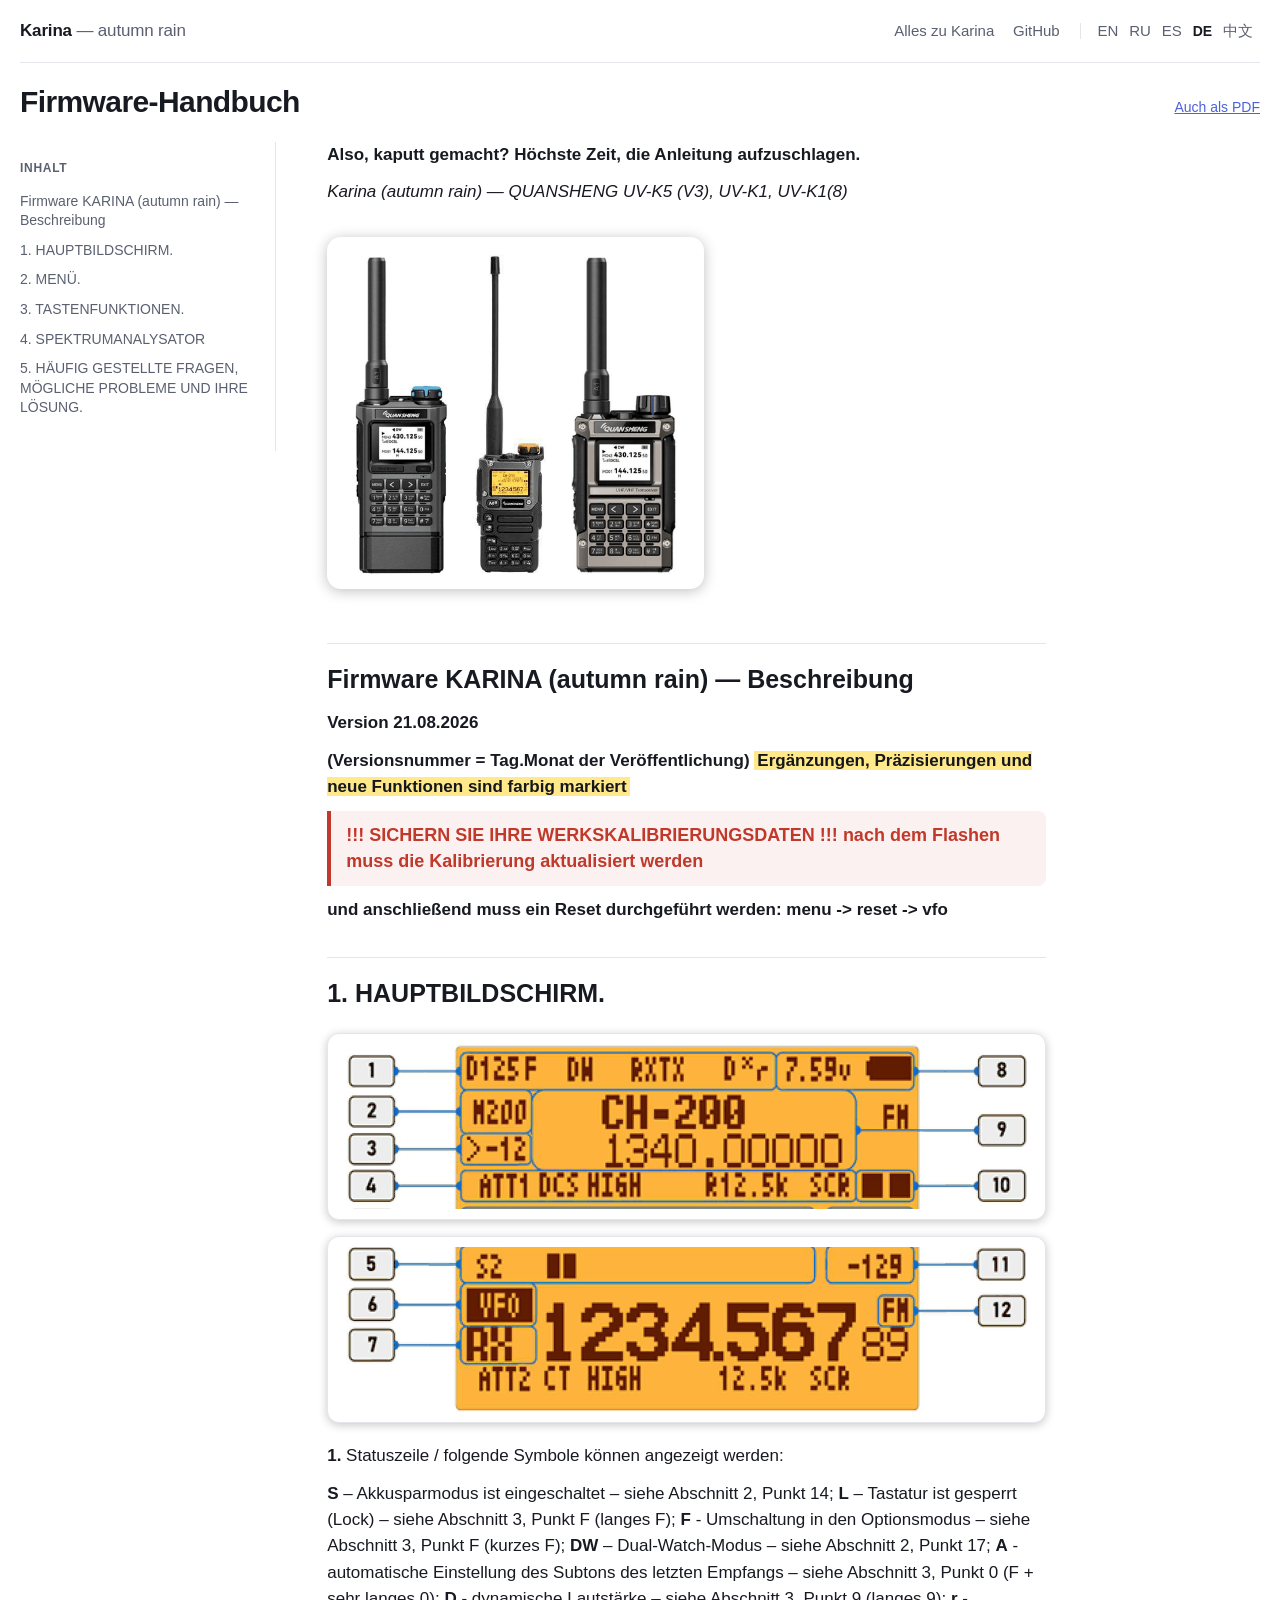
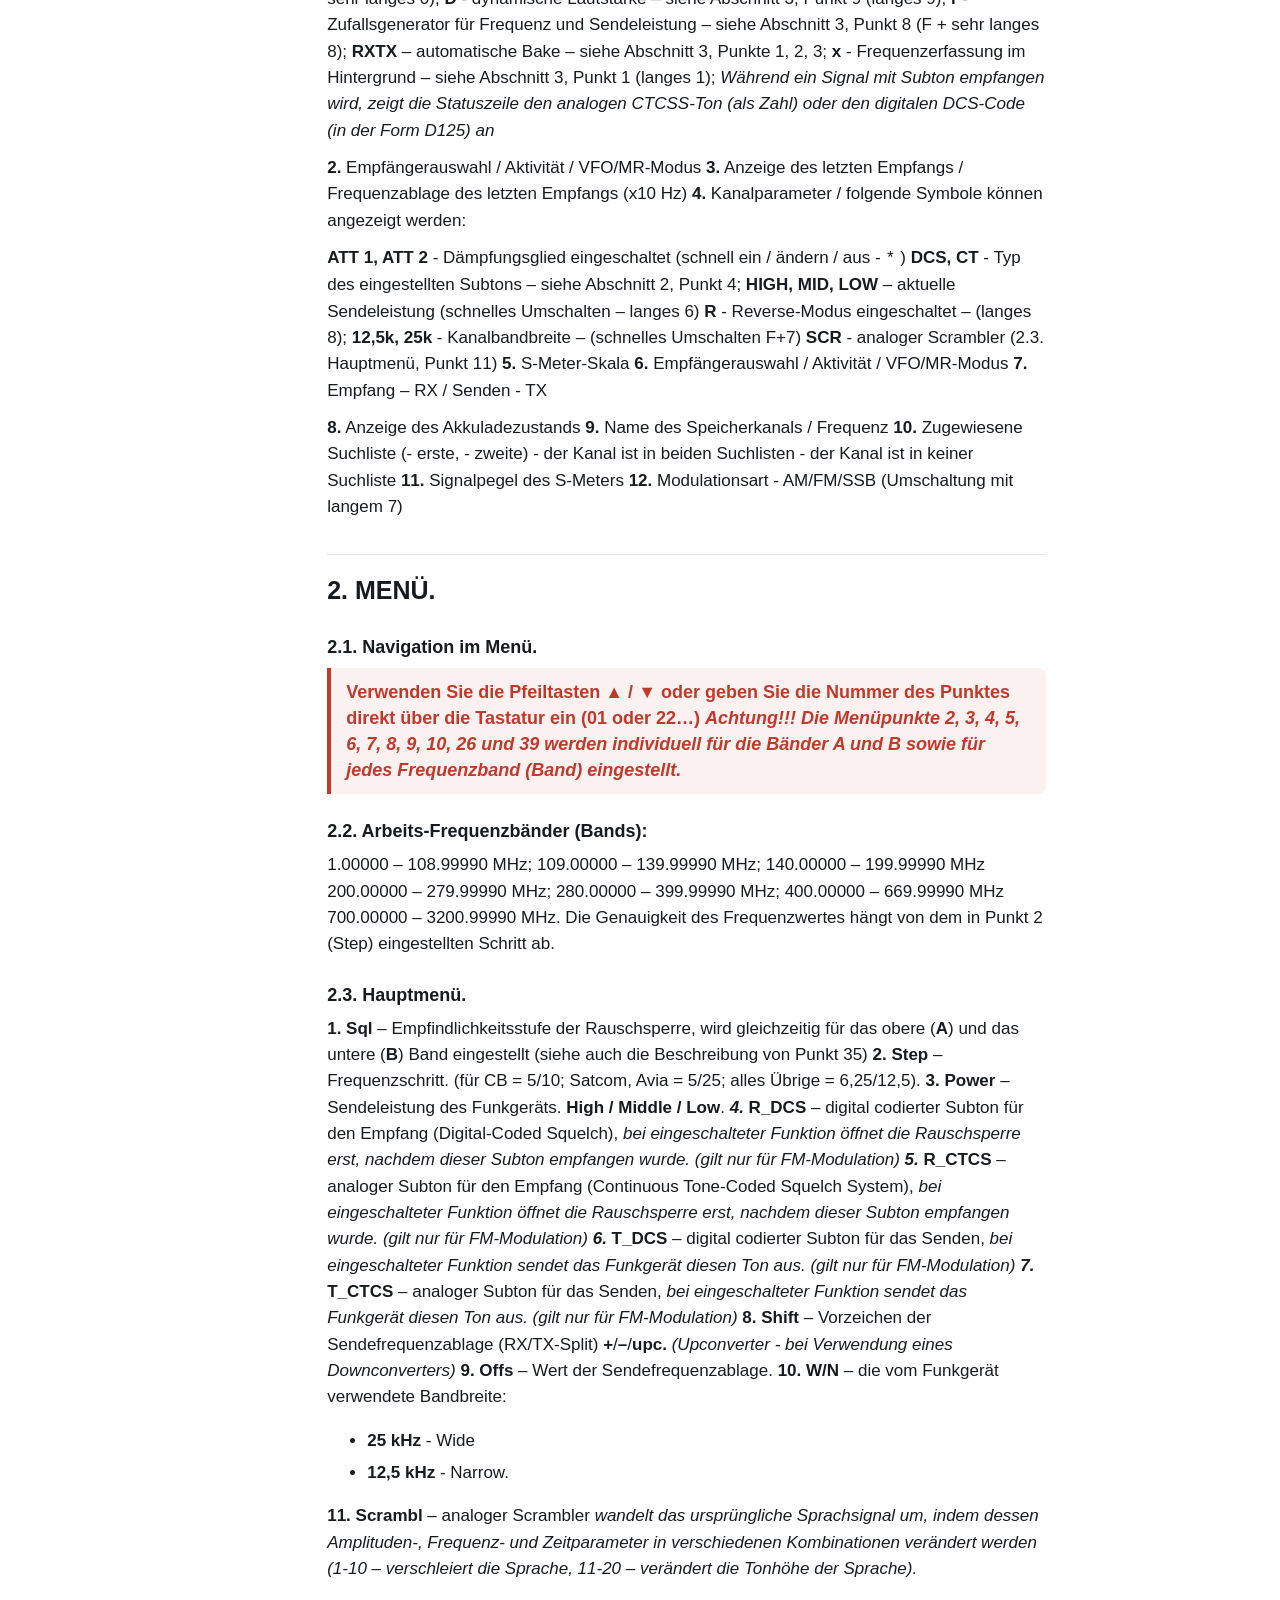
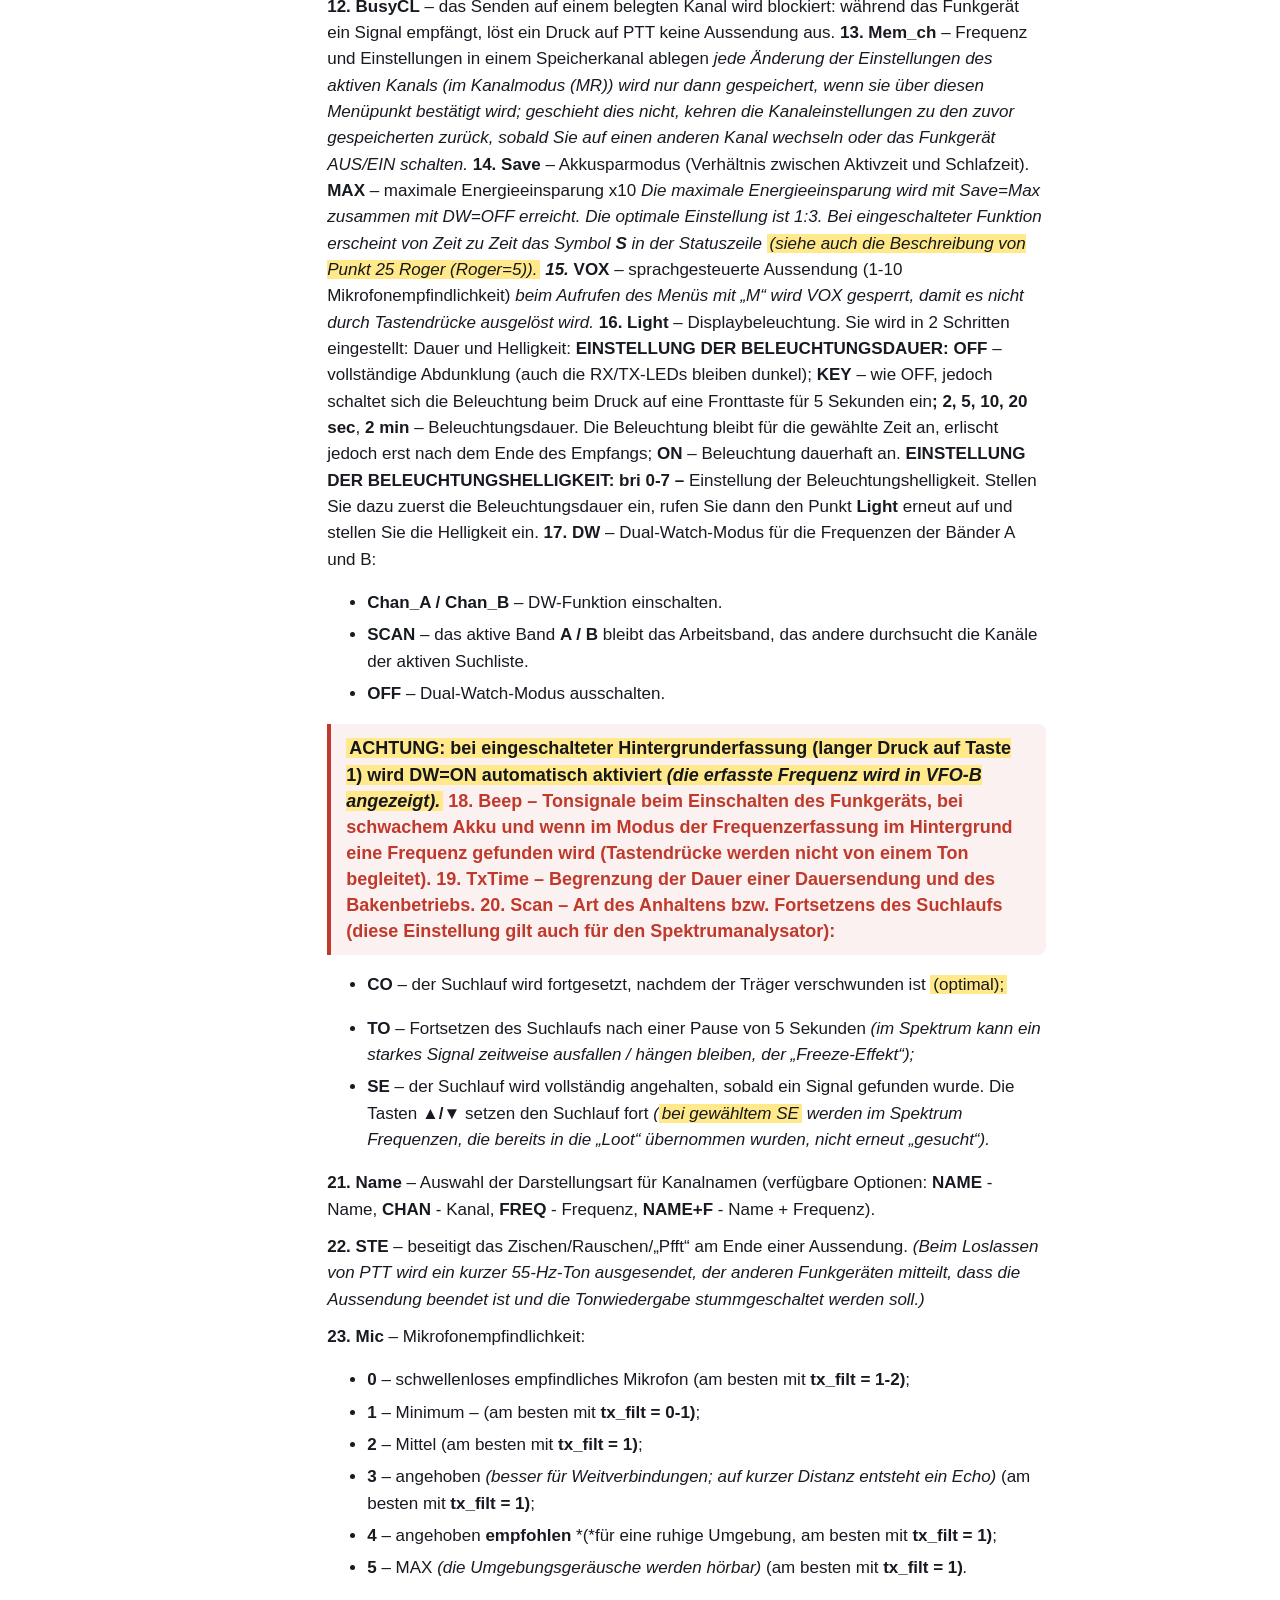
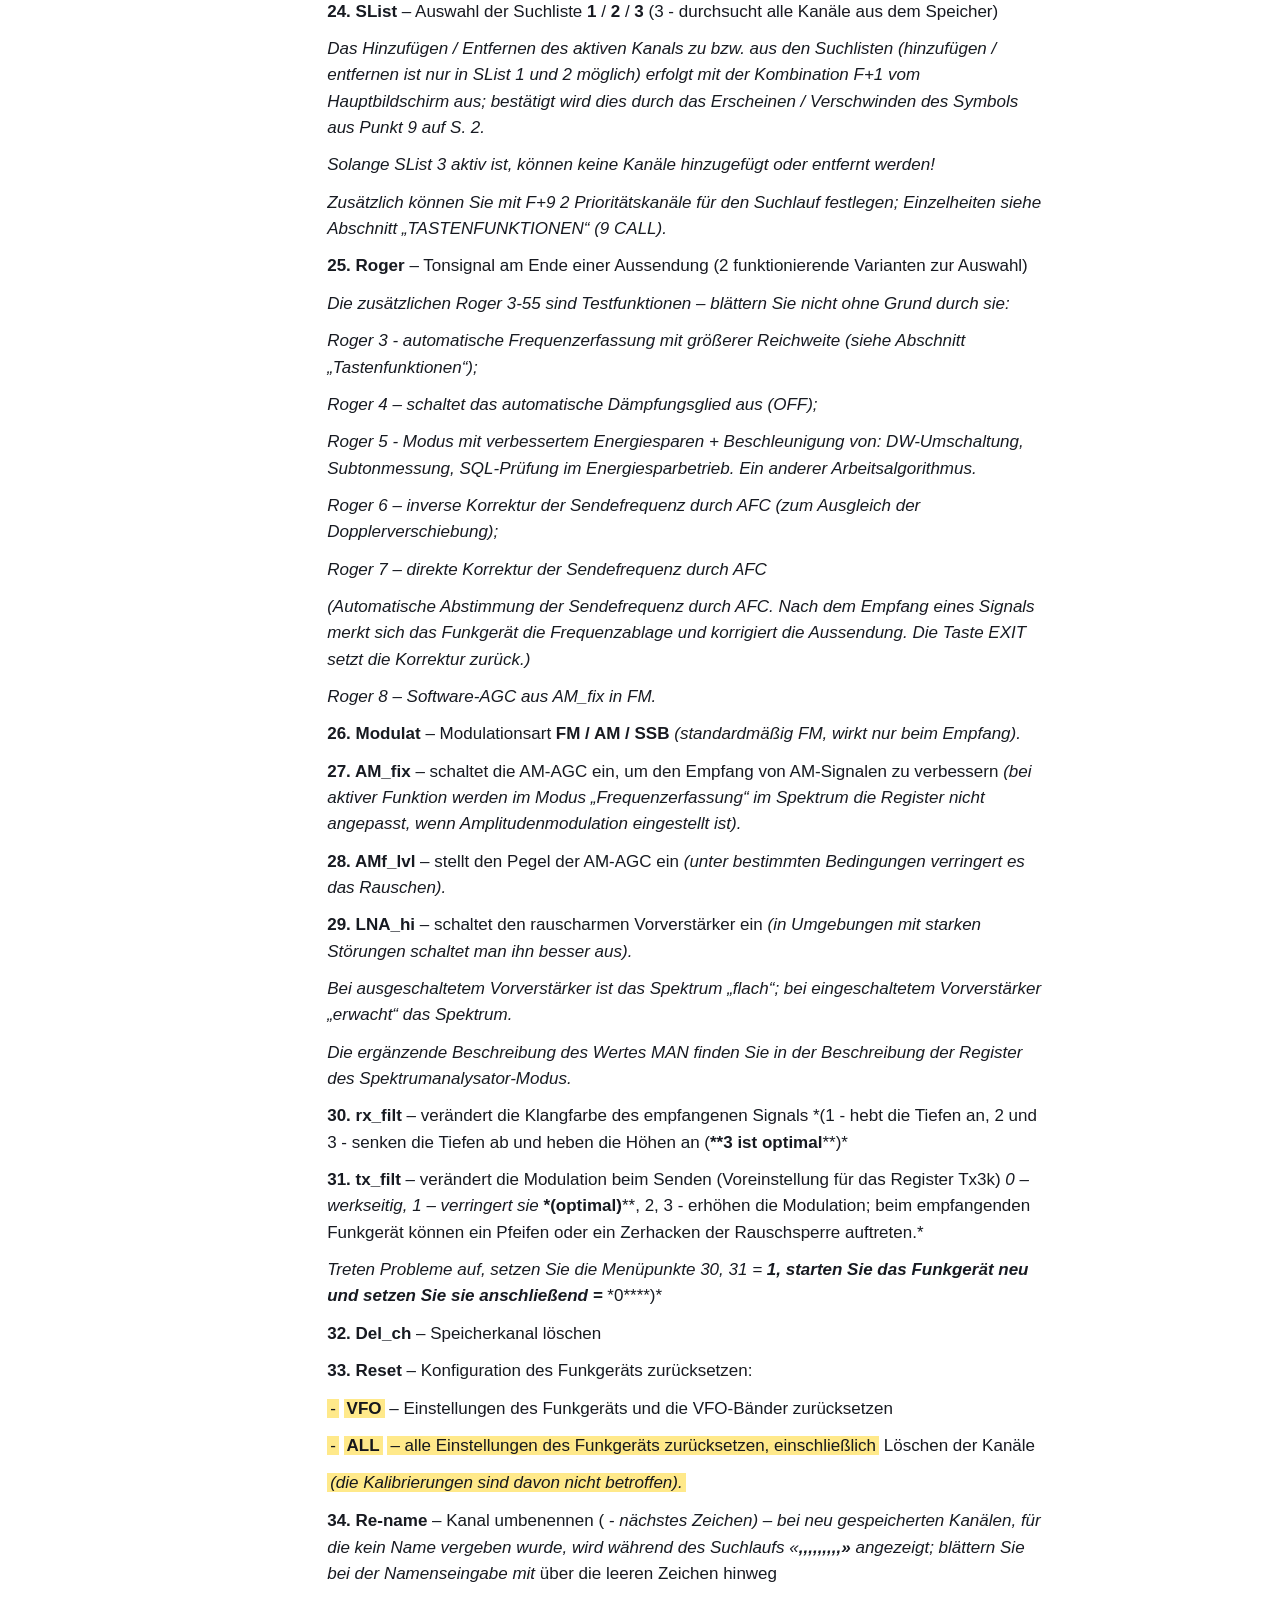
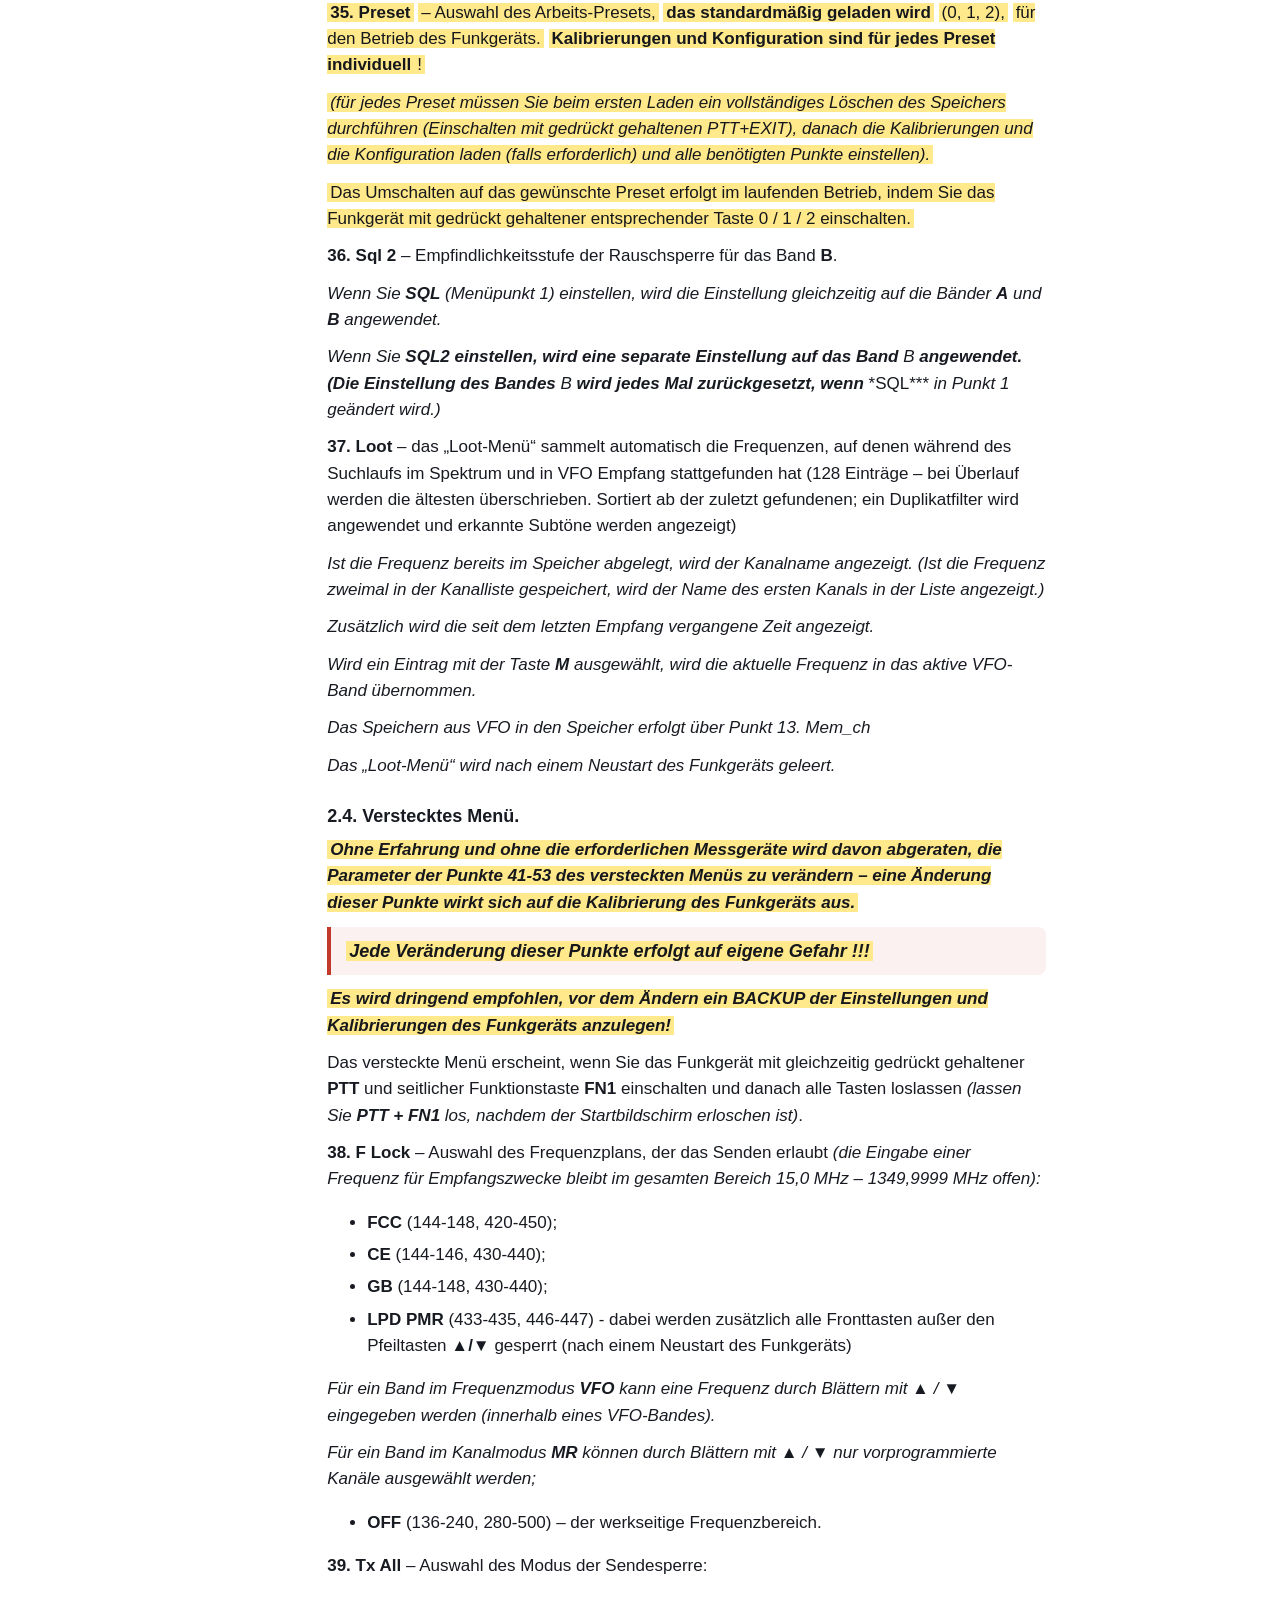
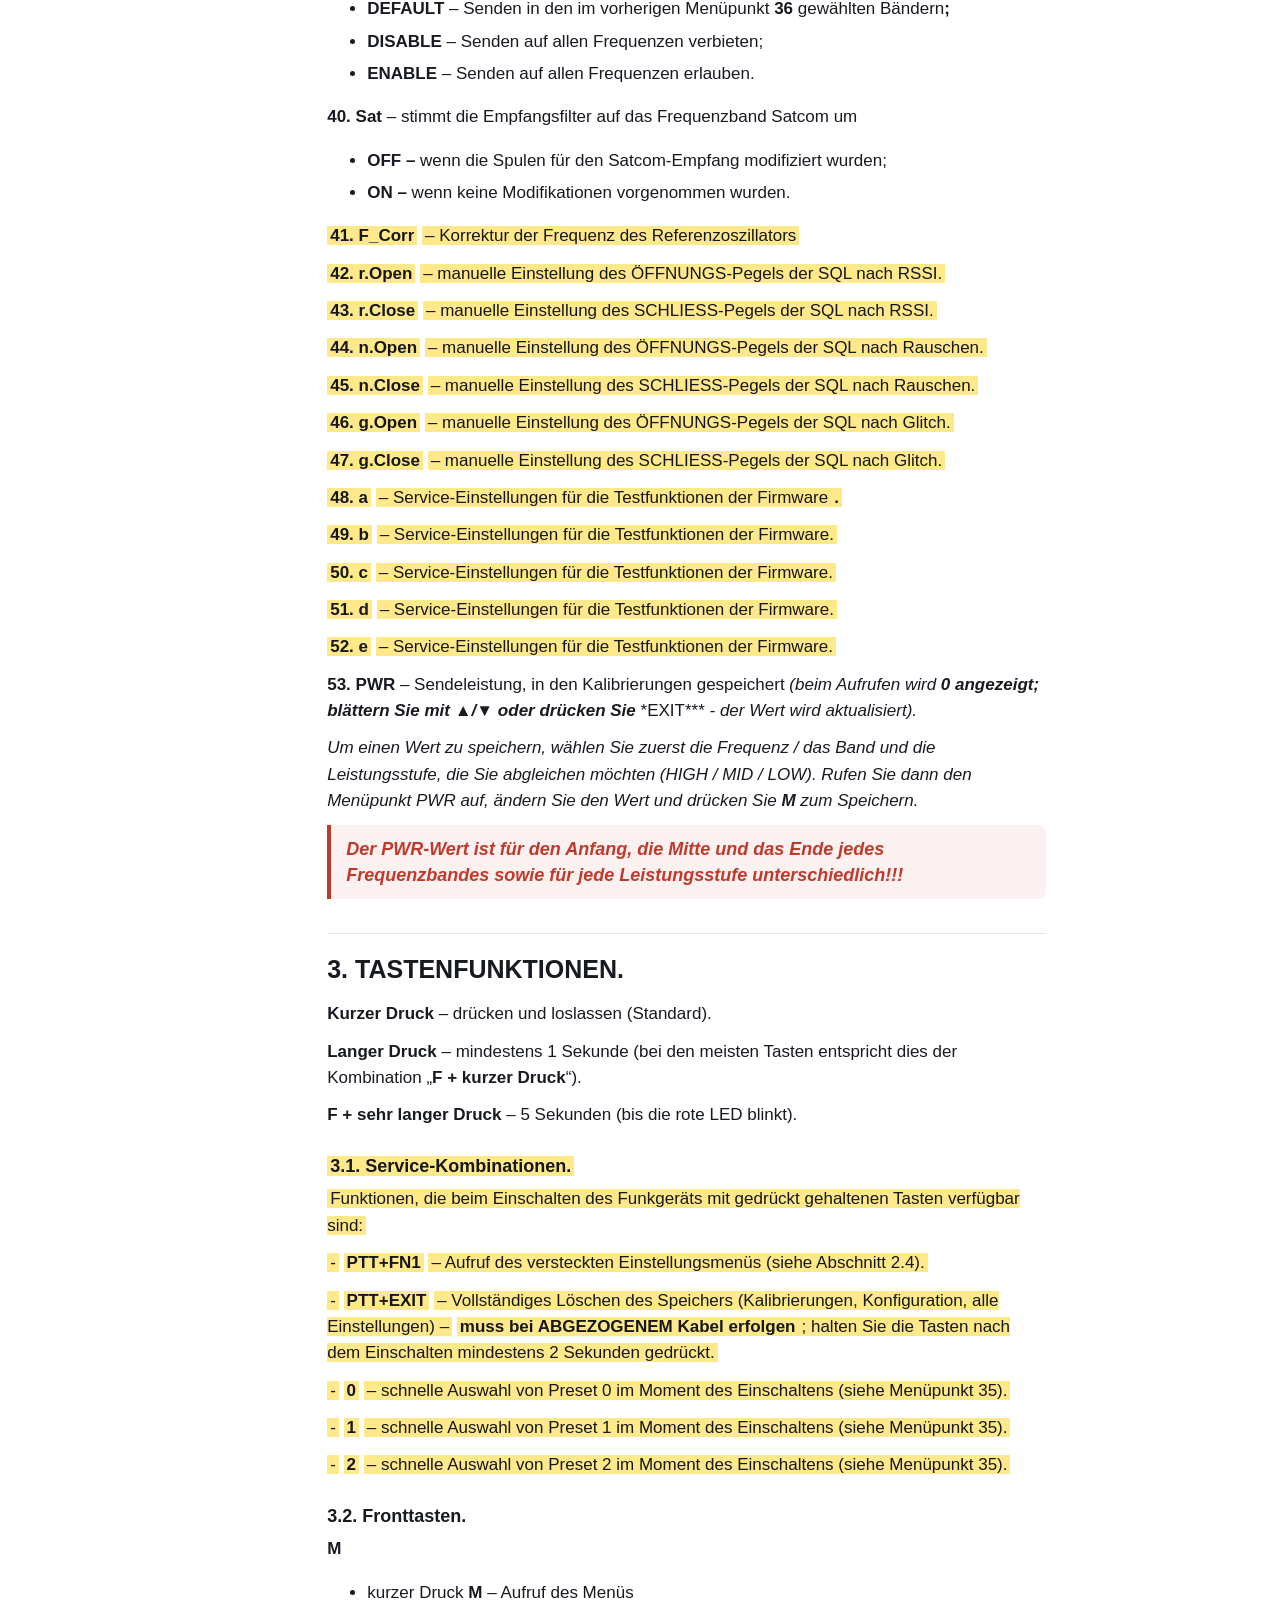
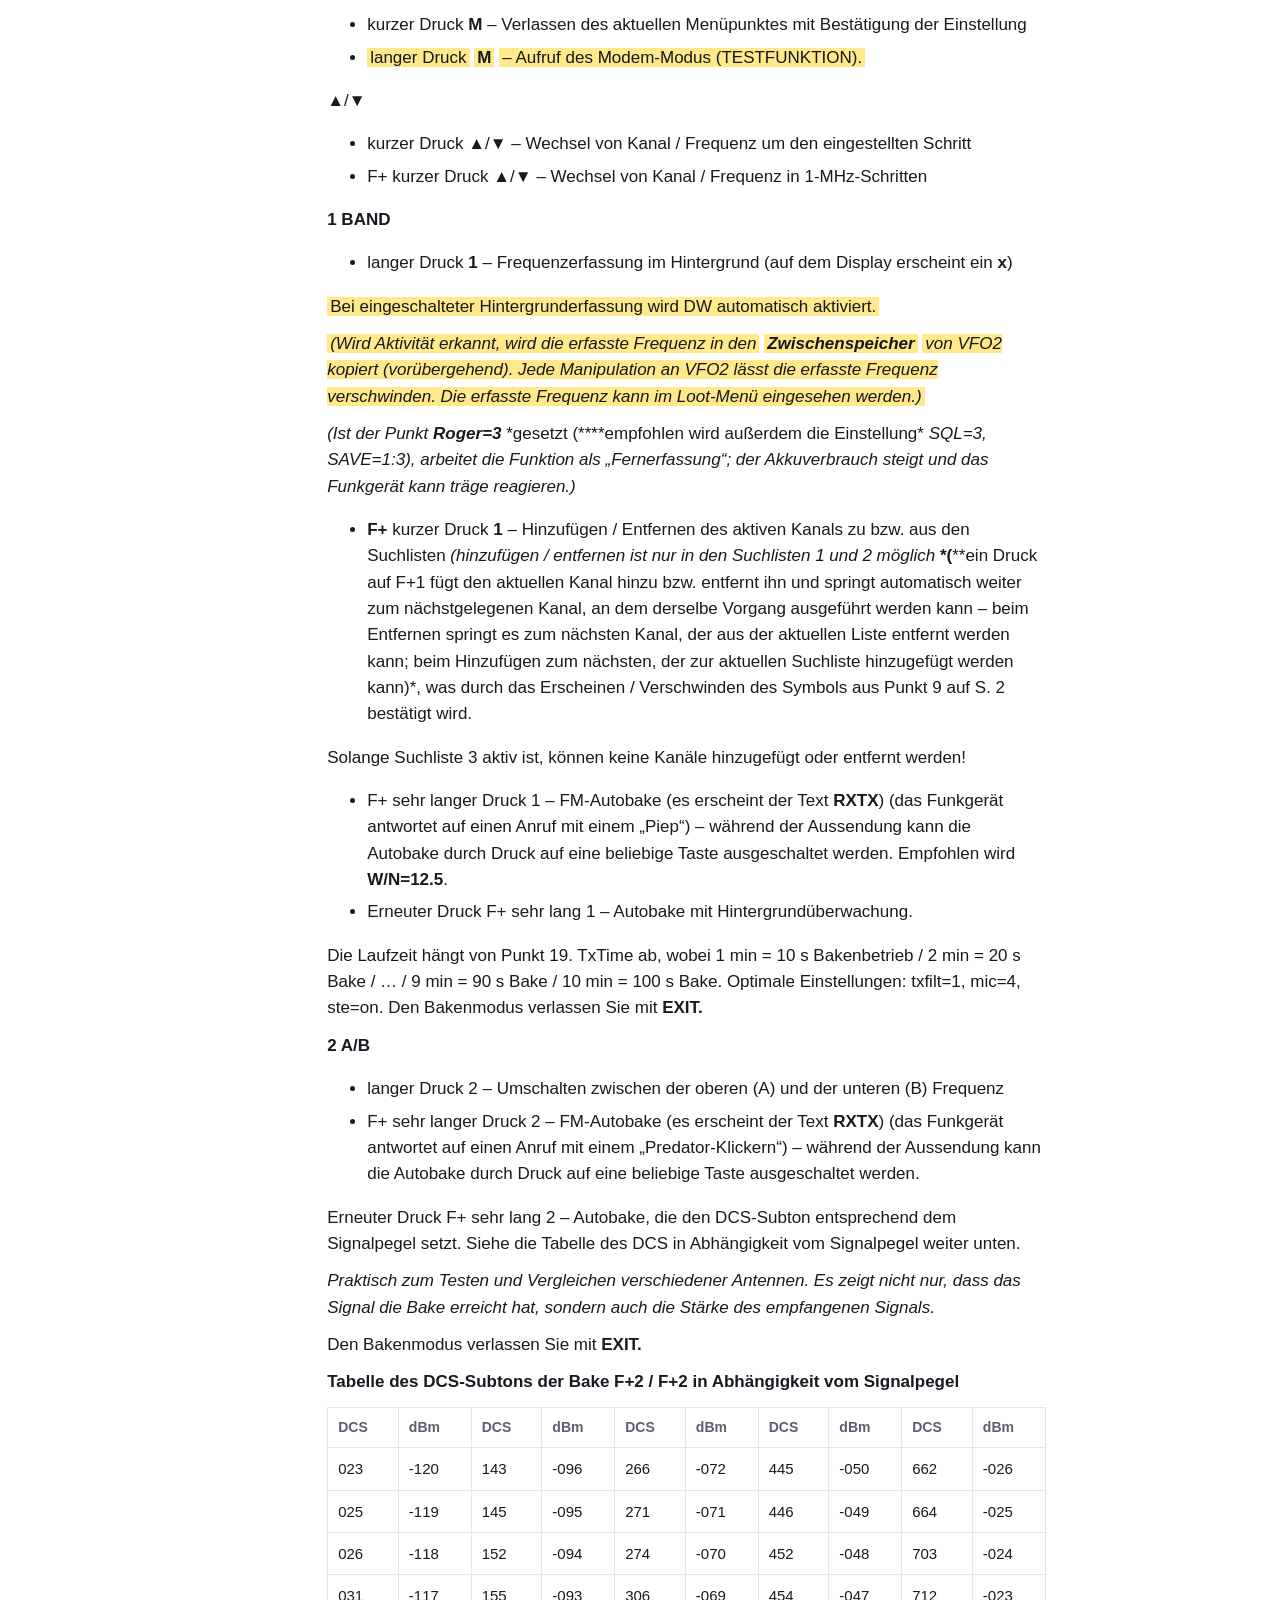
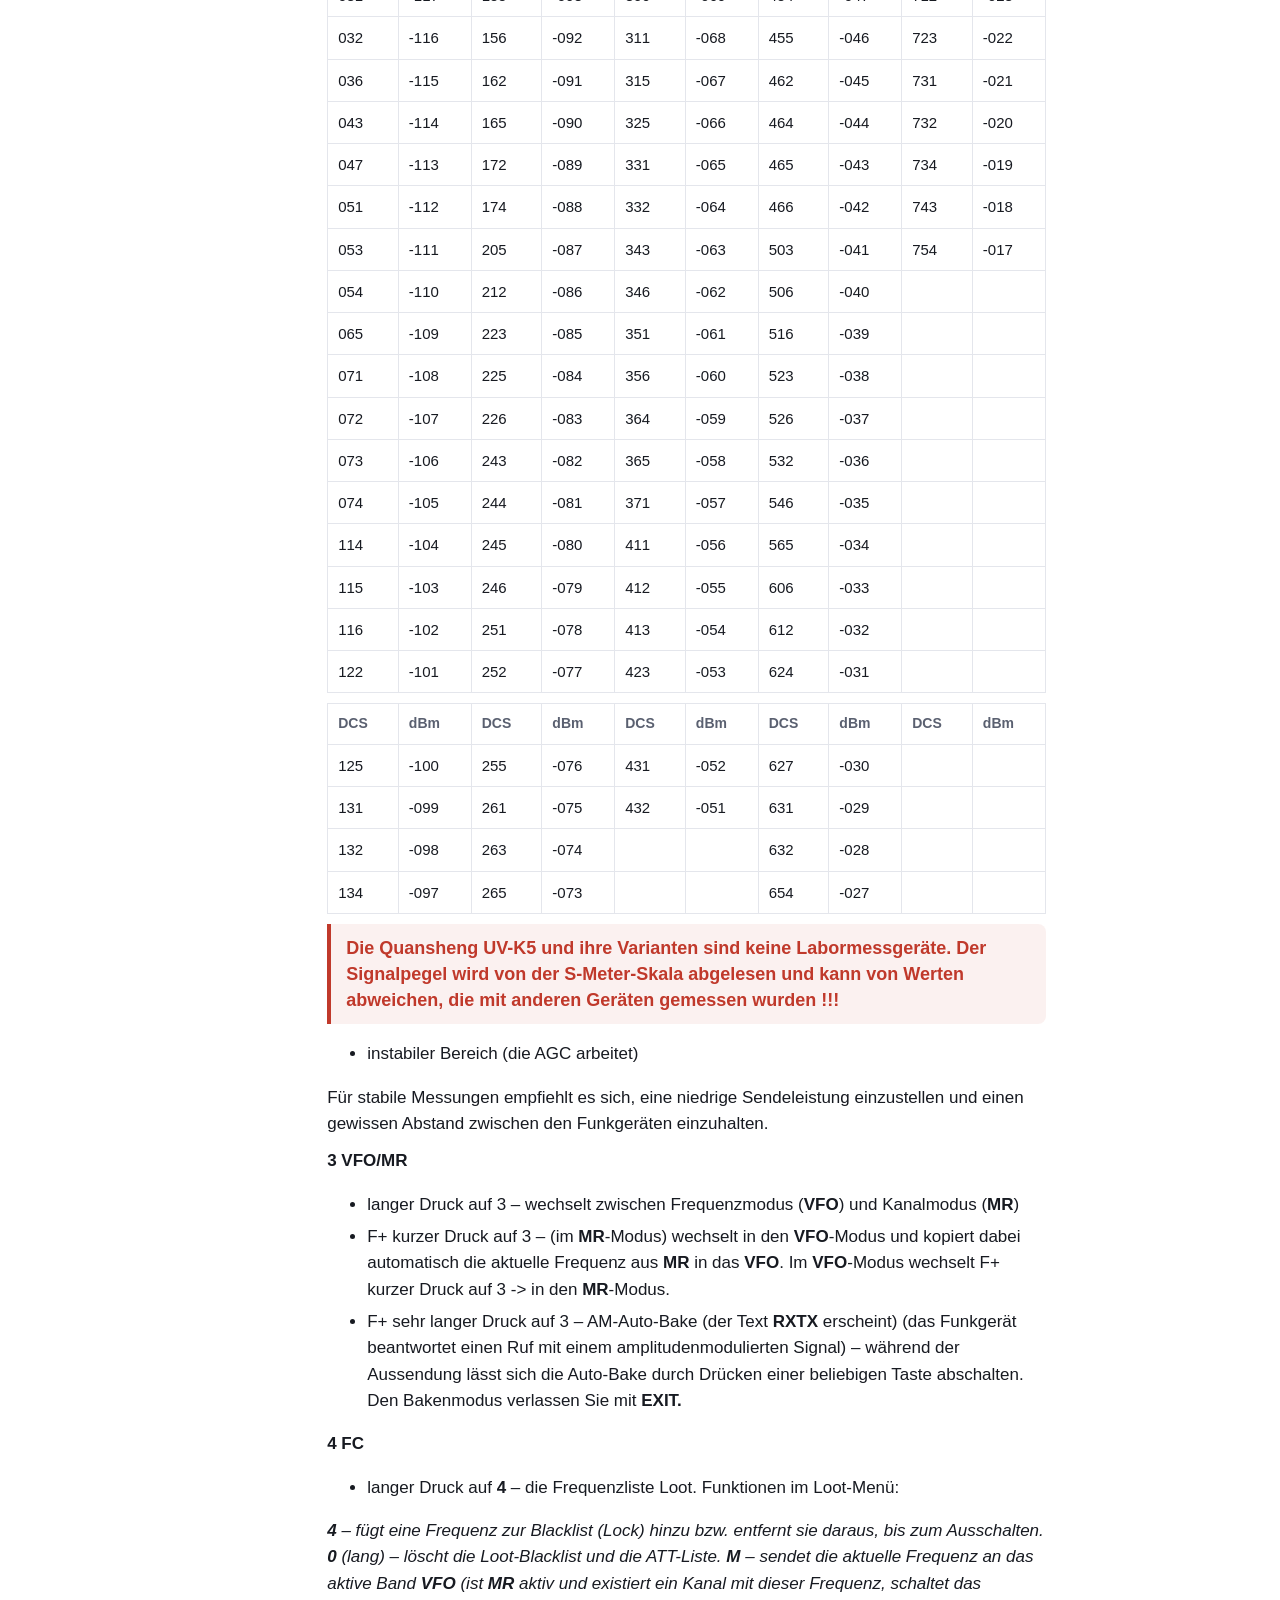
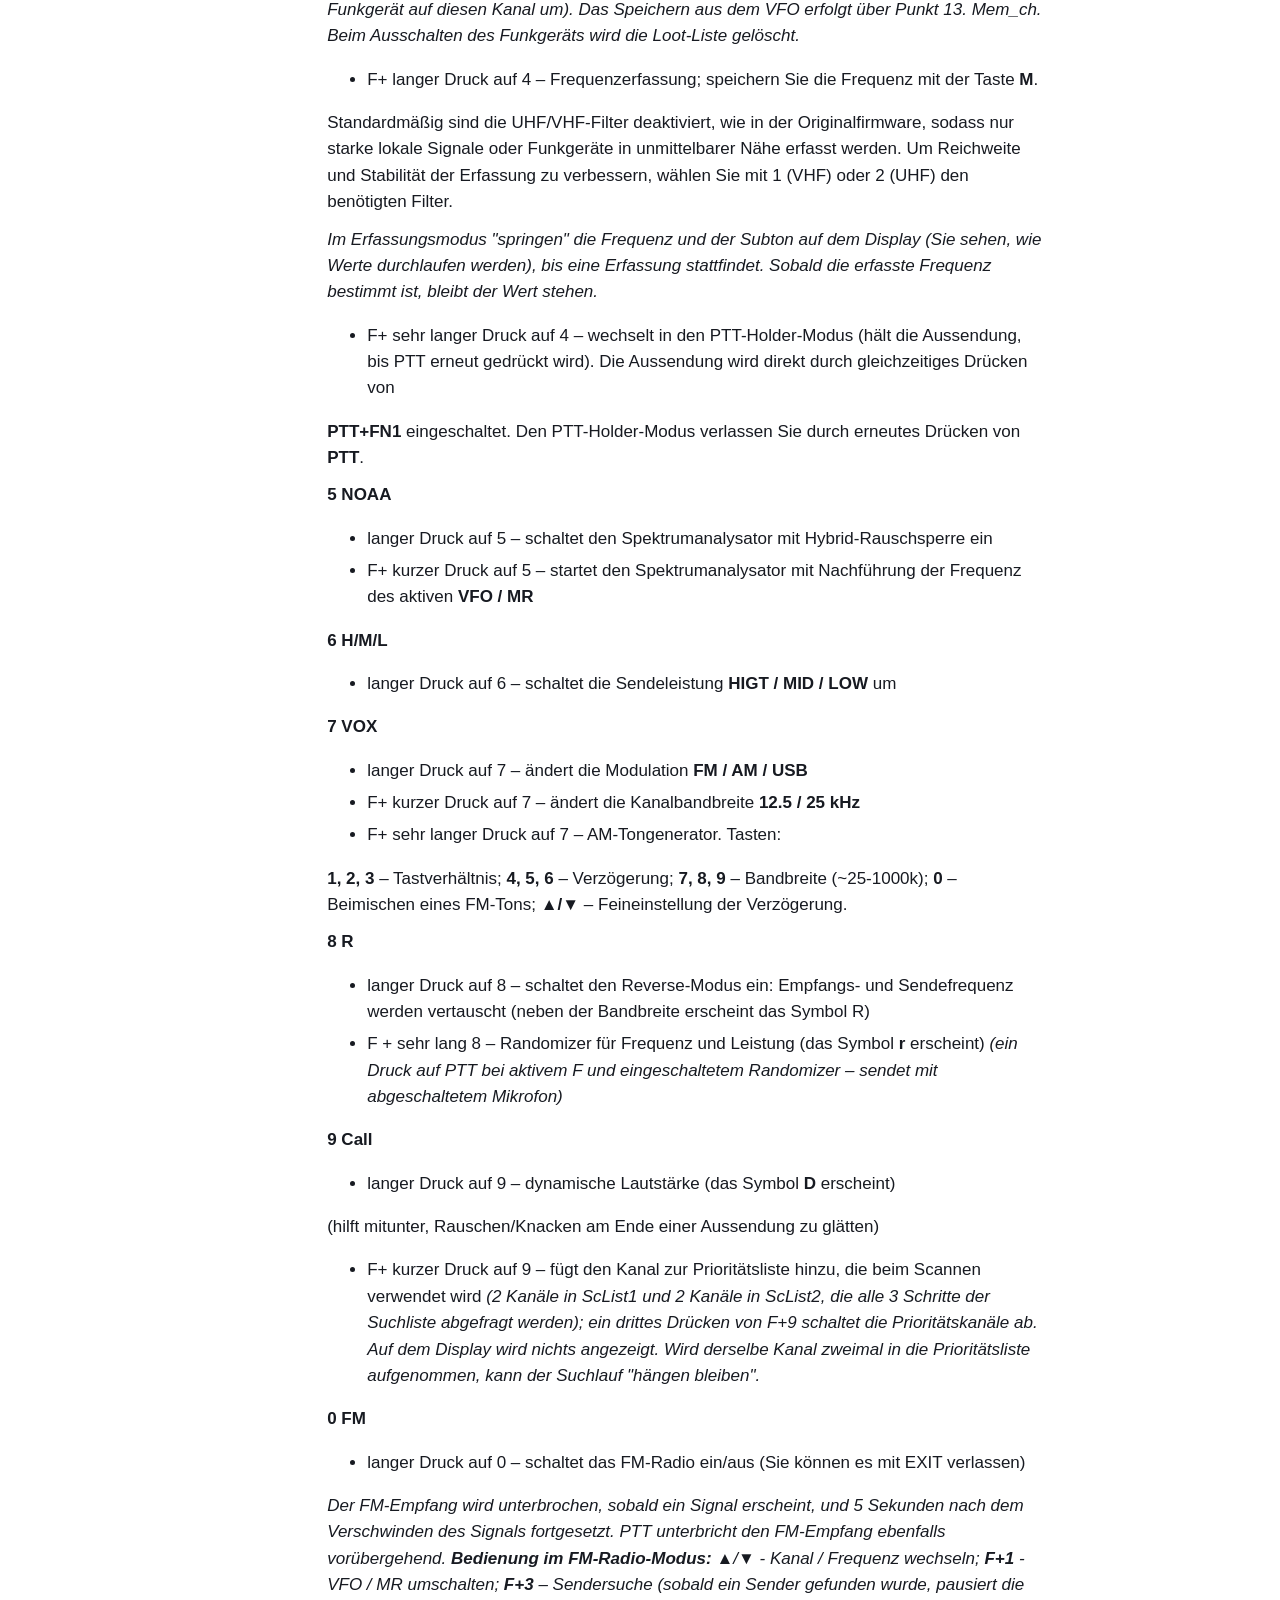
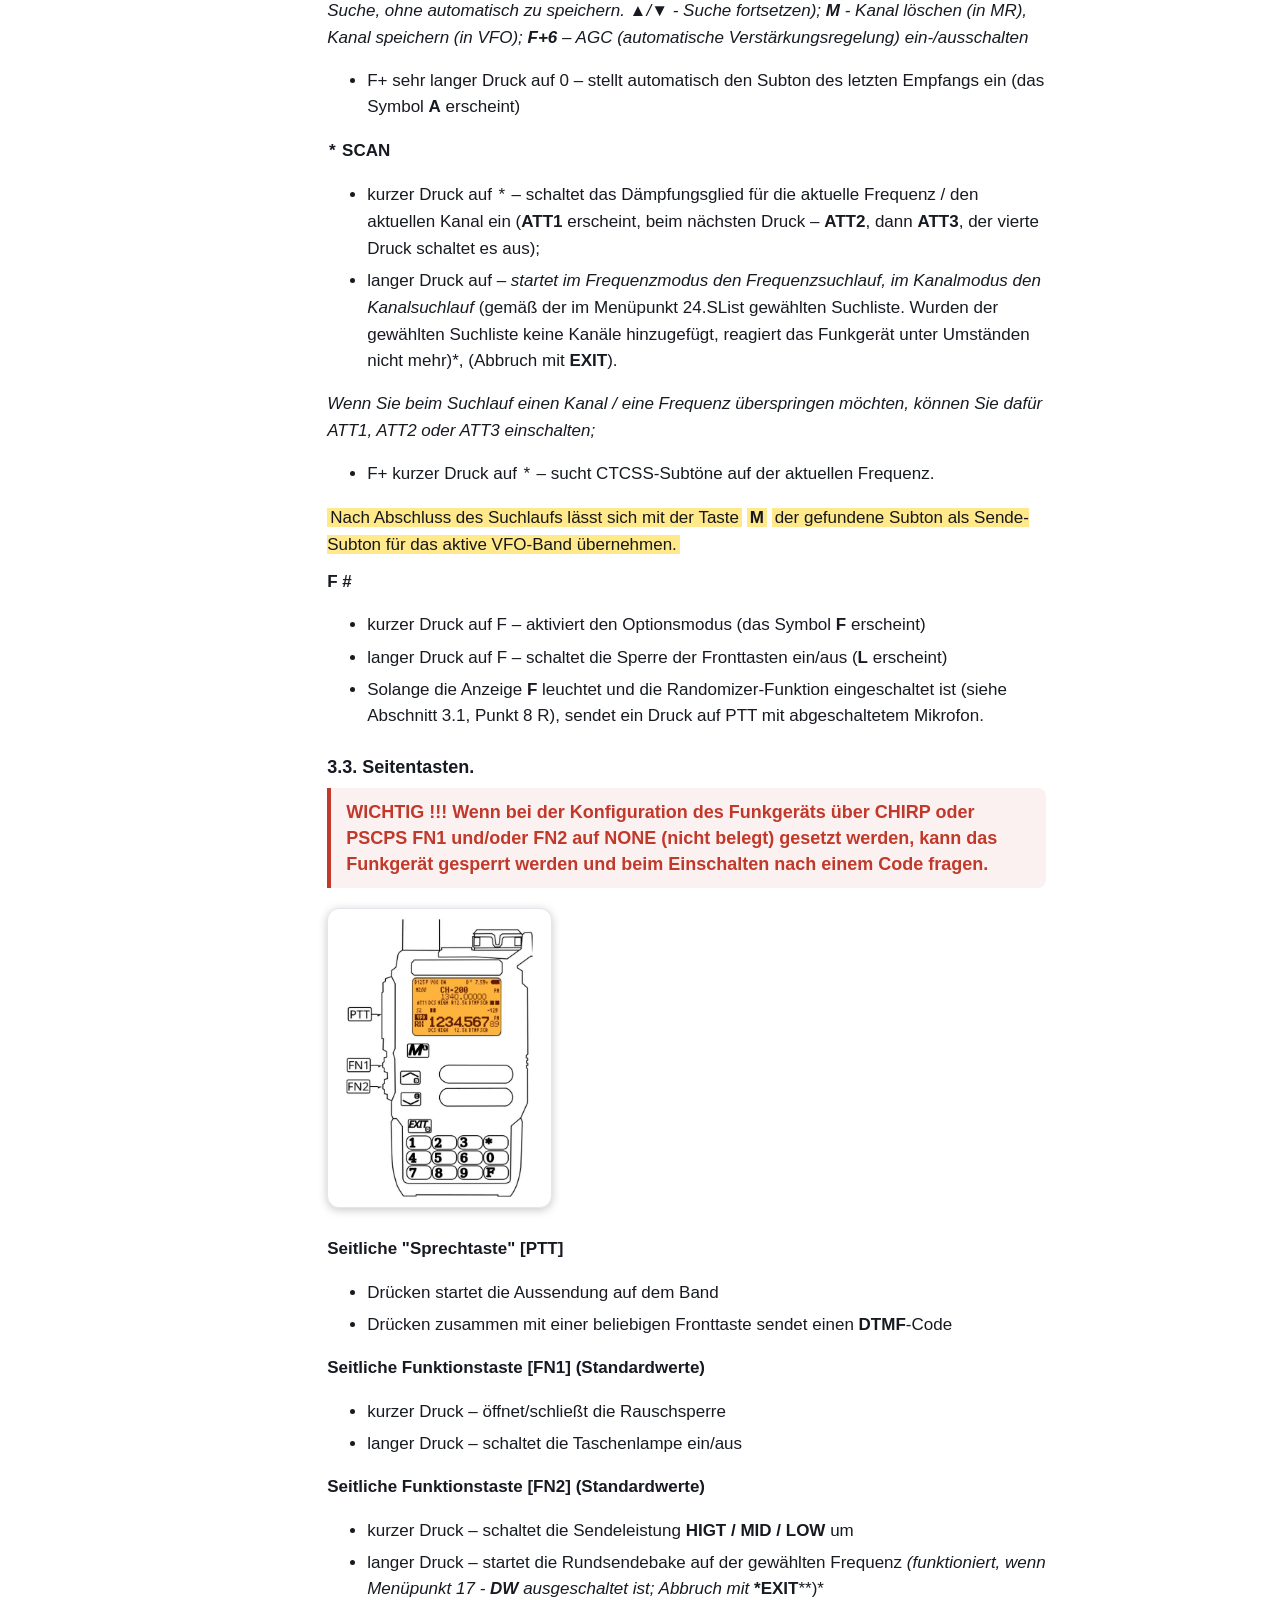
<file: docs/de/manual/index.html>
<!doctype html>
<html lang="de">
<head>
<meta charset="utf-8">
<meta name="viewport" content="width=device-width, initial-scale=1">
<title>Firmware-Handbuch — Karina</title>
<meta name="description" content="Firmware-Handbuch — Karina (autumn rain), Quansheng UV-K5 V3 / UV-K1.">
<link rel="canonical" href="https://autumn1rain.github.io/karina-v3-k1/de/manual/">
<link rel="stylesheet" href="../../assets/style.css">
</head>
<body>
<div class="wrap doc-wrap">
<header class="top">
  <div class="brand">Karina <span>— autumn rain</span></div>
  <nav><a href="../../de/">Alles zu Karina</a> <a href="https://github.com/autumn1rain/karina-v3-k1">GitHub</a>
       <span class="langsel"><a href="https://autumn1rain.github.io/karina-v3-k1/manual/" hreflang="en" title="English">EN</a> <a href="https://autumn1rain.github.io/karina-v3-k1/ru/manual/" hreflang="ru" title="Русский">RU</a> <a href="https://autumn1rain.github.io/karina-v3-k1/es/manual/" hreflang="es" title="Español">ES</a> <b>DE</b> <a href="https://autumn1rain.github.io/karina-v3-k1/zh/manual/" hreflang="zh" title="中文">中文</a></span></nav>
</header>
<div class="doc-top">
  <h1>Firmware-Handbuch</h1>
  <p class="sub"><a href="https://github.com/autumn1rain/karina-v3-k1/blob/main/karina-v3-k1-manual-en.pdf">Auch als PDF</a></p>
</div>
<div class="doc">
  <aside class="toc"><b>Inhalt</b><a href="#s1">Firmware KARINA (autumn rain) — Beschreibung</a><a href="#s3">1. HAUPTBILDSCHIRM.</a><a href="#s4">2. MENÜ.</a><a href="#s5">3. TASTENFUNKTIONEN.</a><a href="#s6">4. SPEKTRUMANALYSATOR</a><a href="#s7">5. HÄUFIG GESTELLTE FRAGEN, MÖGLICHE PROBLEME UND IHRE LÖSUNG.</a></aside>
  <article class="body"><p><b>Also, kaputt gemacht?</b> <b>Höchste Zeit, die Anleitung aufzuschlagen.</b></p>
<p><i>Karina (autumn rain) — QUANSHENG UV-K5 (V3), UV-K1, UV-K1(8)</i></p>
<p class="shot hero"><img src="../../assets/docs/manual/p01_2.png" alt="screenshot"><img src="../../assets/docs/manual/p01_1.png" alt="screenshot"><img src="../../assets/docs/manual/p01_3.png" alt="screenshot"></p>
<h2 id="s1">Firmware KARINA (autumn rain) — Beschreibung<a class="anchor" href="#s1">#</a></h2>
<p><b>Version 21.08.2026</b></p>
<p><b>(Versionsnummer = Tag.Monat der Veröffentlichung)</b> <mark><b>Ergänzungen, Präzisierungen und neue Funktionen sind farbig markiert</b></mark></p>
<p class="danger"> <b>!!! SICHERN SIE IHRE WERKSKALIBRIERUNGSDATEN !!!</b> <b>nach dem Flashen muss die Kalibrierung aktualisiert werden</b></p>
<p><b>und anschließend muss ein Reset durchgeführt werden: menu -&gt; reset -&gt; vfo</b></p>
<h2 id="s3">1. HAUPTBILDSCHIRM.<a class="anchor" href="#s3">#</a></h2>
<p class="shot row"><img src="../../assets/docs/manual/p03_1.png" alt="screenshot" class="wide"><img src="../../assets/docs/manual/p03_2.png" alt="screenshot" class="wide"></p>
<p><b>1.</b> Statuszeile / folgende Symbole können angezeigt werden:</p>
<p><b>S</b> – Akkusparmodus ist eingeschaltet – siehe Abschnitt 2, Punkt 14; <b>L</b> – Tastatur ist gesperrt (Lock) – siehe Abschnitt 3, Punkt F (langes F); <b>F</b> - Umschaltung in den Optionsmodus – siehe Abschnitt 3, Punkt F (kurzes F); <b>DW</b> – Dual-Watch-Modus – siehe Abschnitt 2, Punkt 17; <b>A</b> - automatische Einstellung des Subtons des letzten Empfangs – siehe Abschnitt 3, Punkt 0 (F + sehr langes 0); <b>D</b> - dynamische Lautstärke – siehe Abschnitt 3, Punkt 9 (langes 9); <b>r</b> - Zufallsgenerator für Frequenz und Sendeleistung – siehe Abschnitt 3, Punkt 8 (F + sehr langes 8); <b>RXTX</b> – automatische Bake – siehe Abschnitt 3, Punkte 1, 2, 3; <b>x</b> - Frequenzerfassung im Hintergrund – siehe Abschnitt 3, Punkt 1 (langes 1); <i>Während ein Signal mit Subton empfangen wird, zeigt die Statuszeile den</i> <i>analogen CTCSS-Ton (als Zahl) oder den digitalen DCS-Code (in der Form D125) an</i></p>
<p><b>2.</b> Empfängerauswahl / Aktivität / VFO/MR-Modus <b>3.</b> Anzeige des letzten Empfangs / Frequenzablage des letzten Empfangs (x10 Hz) <b>4.</b> Kanalparameter / folgende Symbole können angezeigt werden:</p>
<p><b>ATT 1, ATT 2</b> - Dämpfungsglied eingeschaltet (schnell ein / ändern / aus - <code>*</code> ) <b>DCS, CT</b> - Typ des eingestellten Subtons – siehe Abschnitt 2, Punkt 4; <b>HIGH, MID, LOW</b> – aktuelle Sendeleistung (schnelles Umschalten – langes 6) <b>R</b> - Reverse-Modus eingeschaltet – (langes 8); <b>12,5k, 25k</b> - Kanalbandbreite – (schnelles Umschalten F+7) <b>SCR</b> - analoger Scrambler (2.3. Hauptmenü, Punkt 11) <b>5.</b> S-Meter-Skala <b>6.</b> Empfängerauswahl / Aktivität / VFO/MR-Modus <b>7.</b> Empfang – RX / Senden - TX</p>
<p><b>8.</b> Anzeige des Akkuladezustands <b>9.</b> Name des Speicherkanals / Frequenz <b>10.</b> Zugewiesene Suchliste (- erste, - zweite) - der Kanal ist in beiden Suchlisten - der Kanal ist in keiner Suchliste <b>11.</b> Signalpegel des S-Meters <b>12.</b> Modulationsart - AM/FM/SSB (Umschaltung mit langem 7)</p>
<h2 id="s4">2. MENÜ.<a class="anchor" href="#s4">#</a></h2>
<h3>2.1. Navigation im Menü.</h3>
<p class="danger"><b>Verwenden Sie die Pfeiltasten</b> ▲ <b>/</b> ▼ <b>oder geben Sie die Nummer des Punktes direkt über die Tastatur ein (01 oder 22…)</b> <b><i>Achtung!!!</b></i> <i>Die Menüpunkte 2, 3, 4, 5, 6, 7, 8, 9, 10, 26 und 39 werden</i> <i>individuell für die Bänder A und B sowie für jedes Frequenzband (Band) eingestellt.</i></p>
<h3>2.2. Arbeits-Frequenzbänder (Bands):</h3>
<p>1.00000 – 108.99990 MHz; 109.00000 – 139.99990 MHz; 140.00000 – 199.99990 MHz 200.00000 – 279.99990 MHz; 280.00000 – 399.99990 MHz; 400.00000 – 669.99990 MHz 700.00000 – 3200.99990 MHz. Die Genauigkeit des Frequenzwertes hängt von dem in Punkt 2 (Step) eingestellten Schritt ab.</p>
<h3>2.3. Hauptmenü.</h3>
<p><b>1.</b> <b>Sql</b> – Empfindlichkeitsstufe der Rauschsperre, wird gleichzeitig für das obere (<b>A</b>) und das untere (<b>B</b>) Band eingestellt (siehe auch die Beschreibung von Punkt 35) <b>2.</b> <b>Step</b> – Frequenzschritt. (für CB = 5/10; Satcom, Avia = 5/25; alles Übrige = 6,25/12,5). <b>3.</b> <b>Power</b> – Sendeleistung des Funkgeräts. <b>High / Middle / Low</b>. <b><i>4.</b></i> <b>R_DCS</b> – digital codierter Subton für den Empfang (Digital-Coded Squelch), <i>bei eingeschalteter Funktion öffnet die Rauschsperre erst, nachdem dieser Subton empfangen wurde. (gilt nur für FM-Modulation)</i> <b><i>5.</b></i> <b>R_CTCS</b> – analoger Subton für den Empfang (Continuous Tone-Coded Squelch System), <i>bei eingeschalteter Funktion öffnet die Rauschsperre erst, nachdem dieser Subton empfangen wurde. (gilt nur für FM-Modulation)</i> <b><i>6.</b></i> <b>T_DCS</b> – digital codierter Subton für das Senden, <i>bei eingeschalteter Funktion sendet das Funkgerät diesen Ton aus. (gilt nur für FM-Modulation)</i> <b><i>7.</b></i> <b>T_CTCS</b> – analoger Subton für das Senden, <i>bei eingeschalteter Funktion sendet das Funkgerät diesen Ton aus. (gilt nur für FM-Modulation)</i> <b>8.</b> <b>Shift</b> – Vorzeichen der Sendefrequenzablage (RX/TX-Split) <b>+</b>/<b>–</b>/<b>upc.</b> <i>(Upconverter - bei Verwendung eines Downconverters)</i> <b>9.</b> <b>Offs</b> – Wert der Sendefrequenzablage. <b>10. W/N</b> – die vom Funkgerät verwendete Bandbreite:</p>
<ul>
<li><b>25 kHz</b> - Wide</li>
<li><b>12,5 kHz</b> - Narrow.</li>
</ul>
<p><b>11. Scrambl</b> – analoger Scrambler <i>wandelt das ursprüngliche Sprachsignal um, indem dessen Amplituden-, Frequenz- und Zeitparameter in verschiedenen Kombinationen verändert werden (1-10 – verschleiert die Sprache, 11-20 – verändert die Tonhöhe der Sprache).</i></p>
<p><b>12. BusyCL</b> – das Senden auf einem belegten Kanal wird blockiert: während das Funkgerät ein Signal empfängt, löst ein Druck auf PTT keine Aussendung aus. <b>13. Mem_ch</b> – Frequenz und Einstellungen in einem Speicherkanal ablegen <i>jede Änderung der Einstellungen des aktiven Kanals (im Kanalmodus (MR)) wird nur dann gespeichert, wenn sie über diesen Menüpunkt bestätigt wird; geschieht dies nicht, kehren die Kanaleinstellungen zu den zuvor gespeicherten zurück, sobald Sie auf einen anderen Kanal wechseln oder das Funkgerät AUS/EIN schalten.</i> <b>14. Save</b> – Akkusparmodus (Verhältnis zwischen Aktivzeit und Schlafzeit). <b>MAX</b> – maximale Energieeinsparung x10 <i>Die maximale Energieeinsparung wird mit Save=Max zusammen mit DW=OFF erreicht. Die optimale Einstellung ist 1:3. Bei eingeschalteter Funktion erscheint von Zeit zu Zeit das Symbol</i> <b><i>S</b></i> <i>in der Statuszeile</i> <mark><i>(siehe auch die Beschreibung von Punkt 25 Roger (Roger=5)).</i></mark> <b><i>15.</b></i> <b>VOX</b> – sprachgesteuerte Aussendung (1-10 Mikrofonempfindlichkeit) <i>beim Aufrufen des Menüs mit „M“ wird VOX gesperrt, damit es nicht durch Tastendrücke ausgelöst wird.</i> <b>16. Light</b> – Displaybeleuchtung. Sie wird in 2 Schritten eingestellt: Dauer und Helligkeit: <b>EINSTELLUNG DER BELEUCHTUNGSDAUER:</b> <b>OFF</b> – vollständige Abdunklung (auch die RX/TX-LEDs bleiben dunkel); <b>KEY</b> – wie OFF, jedoch schaltet sich die Beleuchtung beim Druck auf eine Fronttaste für 5 Sekunden ein<b>;</b> <b>2, 5, 10, 20 sec</b>, <b>2 min</b> – Beleuchtungsdauer. Die Beleuchtung bleibt für die gewählte Zeit an, erlischt jedoch erst nach dem Ende des Empfangs; <b>ON</b> – Beleuchtung dauerhaft an. <b>EINSTELLUNG DER BELEUCHTUNGSHELLIGKEIT:</b> <b>bri 0-7 –</b> Einstellung der Beleuchtungshelligkeit. Stellen Sie dazu zuerst die Beleuchtungsdauer ein, rufen Sie dann den Punkt <b>Light</b> erneut auf und stellen Sie die Helligkeit ein. <b>17. DW</b> – Dual-Watch-Modus für die Frequenzen der Bänder A und B:</p>
<ul>
<li><b>Chan_A / Chan_B</b> – DW-Funktion einschalten.</li>
<li><b>SCAN</b> – das aktive Band <b>A / B</b> bleibt das Arbeitsband, das andere durchsucht die Kanäle der aktiven Suchliste.</li>
<li><b>OFF</b> – Dual-Watch-Modus ausschalten.</li>
</ul>
<p class="danger"><mark><b>ACHTUNG</b>: bei eingeschalteter Hintergrunderfassung (langer Druck auf Taste 1) wird DW=ON automatisch aktiviert <i>(die erfasste Frequenz wird in VFO-B angezeigt).</i></mark> <b>18. Beep</b> – Tonsignale beim Einschalten des Funkgeräts, bei schwachem Akku und wenn im Modus der Frequenzerfassung im Hintergrund eine Frequenz gefunden wird (Tastendrücke werden nicht von einem Ton begleitet). <b>19. TxTime</b> – Begrenzung der Dauer einer Dauersendung und des Bakenbetriebs. <b>20. Scan</b> – Art des Anhaltens bzw. Fortsetzens des Suchlaufs (diese Einstellung gilt auch für den Spektrumanalysator):</p>
<ul>
<li><b>CO</b> – der Suchlauf wird fortgesetzt, nachdem der Träger verschwunden ist <mark>(optimal);</mark></li>
</ul>
<ul>
<li><b>TO</b> – Fortsetzen des Suchlaufs nach einer Pause von 5 Sekunden <i>(im Spektrum kann ein starkes Signal zeitweise ausfallen / hängen bleiben, der „Freeze-Effekt“);</i></li>
<li><b>SE</b> – der Suchlauf wird vollständig angehalten, sobald ein Signal gefunden wurde. Die Tasten ▲<b>/</b>▼ setzen den Suchlauf fort <i>(</i><mark><i>bei gewähltem SE</i></mark> <i>werden im Spektrum Frequenzen, die bereits in die „Loot“ übernommen wurden, nicht erneut „gesucht“).</i></li>
</ul>
<p><b>21. Name</b> – Auswahl der Darstellungsart für Kanalnamen (verfügbare Optionen: <b>NAME</b> - Name, <b>CHAN</b> - Kanal, <b>FREQ</b> - Frequenz, <b>NAME+F</b> - Name + Frequenz).</p>
<p><b>22. STE</b> – beseitigt das Zischen/Rauschen/„Pfft“ am Ende einer Aussendung. <i>(Beim Loslassen von PTT wird ein kurzer 55-Hz-Ton ausgesendet, der anderen Funkgeräten mitteilt, dass die Aussendung beendet ist und die Tonwiedergabe stummgeschaltet werden soll.)</i></p>
<p><b>23. Mic</b> – Mikrofonempfindlichkeit:</p>
<ul>
<li><b>0</b> – schwellenloses empfindliches Mikrofon (am besten mit <b>tx_filt = 1-2)</b>;</li>
<li><b>1</b> – Minimum – (am besten mit <b>tx_filt = 0-1)</b>;</li>
<li><b>2</b> – Mittel (am besten mit <b>tx_filt = 1)</b>;</li>
<li><b>3</b> – angehoben <i>(besser für Weitverbindungen; auf kurzer Distanz entsteht ein Echo)</i> (am besten mit <b>tx_filt = 1)</b>;</li>
<li><b>4</b> – angehoben <b>empfohlen</b> *(*für eine ruhige Umgebung, am besten mit <b>tx_filt = 1)</b>;</li>
<li><b>5</b> – MAX <i>(die Umgebungsgeräusche werden hörbar)</i> (am besten mit <b>tx_filt = 1)</b><i>.</i></li>
</ul>
<p><b>24. SList</b> – Auswahl der Suchliste <b>1</b> / <b>2</b> / <b>3</b> (3 - durchsucht alle Kanäle aus dem Speicher)</p>
<p><i>Das Hinzufügen / Entfernen des aktiven Kanals zu bzw. aus den Suchlisten (hinzufügen / entfernen ist nur in SList 1 und 2 möglich) erfolgt mit der Kombination F+1 vom Hauptbildschirm aus; bestätigt wird dies durch das Erscheinen / Verschwinden des Symbols aus Punkt 9 auf S. 2.</i></p>
<p><i>Solange SList 3 aktiv ist, können keine Kanäle hinzugefügt oder entfernt werden!</i></p>
<p><i>Zusätzlich können Sie mit F+9 2 Prioritätskanäle für den Suchlauf festlegen; Einzelheiten siehe Abschnitt „TASTENFUNKTIONEN“ (9 CALL).</i></p>
<p><b>25. Roger</b> – Tonsignal am Ende einer Aussendung (2 funktionierende Varianten zur Auswahl)</p>
<p><i>Die zusätzlichen Roger 3-55 sind Testfunktionen – blättern Sie nicht ohne Grund durch sie:</i></p>
<p><i>Roger 3 - automatische Frequenzerfassung mit größerer Reichweite (siehe Abschnitt „Tastenfunktionen“);</i></p>
<p><i>Roger 4 – schaltet das automatische Dämpfungsglied aus (OFF);</i></p>
<p><i>Roger 5 - Modus mit verbessertem Energiesparen + Beschleunigung von: DW-Umschaltung, Subtonmessung, SQL-Prüfung im Energiesparbetrieb. Ein anderer Arbeitsalgorithmus.</i></p>
<p><i>Roger 6 – inverse Korrektur der Sendefrequenz durch AFC (zum Ausgleich der Dopplerverschiebung);</i></p>
<p><i>Roger 7 – direkte Korrektur der Sendefrequenz durch AFC</i></p>
<p><i>(Automatische Abstimmung der Sendefrequenz durch AFC. Nach dem Empfang eines Signals merkt sich das Funkgerät die Frequenzablage und korrigiert die Aussendung. Die Taste EXIT setzt die Korrektur zurück.)</i></p>
<p><i>Roger 8 – Software-AGC aus AM_fix in FM.</i></p>
<p><b>26. Modulat</b> – Modulationsart <b>FM / AM / SSB</b> <i>(standardmäßig FM, wirkt nur beim Empfang).</i></p>
<p><b>27. AM_fix</b> – schaltet die AM-AGC ein, um den Empfang von AM-Signalen zu verbessern <i>(bei aktiver Funktion werden im Modus „Frequenzerfassung“ im Spektrum die Register nicht angepasst, wenn Amplitudenmodulation eingestellt ist).</i></p>
<p><b>28. AMf_lvl</b> – stellt den Pegel der AM-AGC ein <i>(unter bestimmten Bedingungen verringert es das Rauschen).</i></p>
<p><b>29. LNA_hi</b> – schaltet den rauscharmen Vorverstärker ein <i>(in Umgebungen mit starken Störungen schaltet man ihn besser aus).</i></p>
<p><i>Bei ausgeschaltetem Vorverstärker ist das Spektrum „flach“; bei eingeschaltetem Vorverstärker „erwacht“ das Spektrum.</i></p>
<p><i>Die ergänzende Beschreibung des Wertes MAN finden Sie in der Beschreibung der Register des Spektrumanalysator-Modus.</i></p>
<p><b>30. rx_filt</b> – verändert die Klangfarbe des empfangenen Signals *(1 - hebt die Tiefen an, 2 und 3 - senken die Tiefen ab und heben die Höhen an (<b>**3 ist optimal</b>**)*</p>
<p><b>31. tx_filt</b> – verändert die Modulation beim Senden (Voreinstellung für das Register Tx3k) <i>0 – werkseitig, 1 – verringert sie</i> <b>*(optimal)</b>**, 2, 3 - erhöhen die Modulation; beim empfangenden Funkgerät können ein Pfeifen oder ein Zerhacken der Rauschsperre auftreten.*</p>
<p><i>Treten Probleme auf, setzen Sie die Menüpunkte 30, 31 =</i> <b><i>1</b><b>, starten Sie das Funkgerät neu und setzen Sie sie anschließend =</i> </b>*0****)*</p>
<p><b>32. Del_ch</b> – Speicherkanal löschen</p>
<p><b>33. Reset</b> – Konfiguration des Funkgeräts zurücksetzen:</p>
<p><mark>-</mark> <mark><b>VFO</b></mark> – Einstellungen des Funkgeräts und die VFO-Bänder zurücksetzen</p>
<p><mark>-</mark> <mark><b>ALL</b></mark> <mark>– alle Einstellungen des Funkgeräts zurücksetzen, einschließlich</mark> Löschen der Kanäle</p>
<p><mark><i>(die Kalibrierungen sind davon nicht betroffen).</i></mark></p>
<p><b>34. Re-name</b> – Kanal umbenennen (<code><i></code> - nächstes Zeichen) – bei neu gespeicherten Kanälen, für die kein Name vergeben wurde, wird während des Suchlaufs «<b>,,,,,,,,,»</b> angezeigt; blättern Sie bei der Namenseingabe mit <code></i></code> über die leeren Zeichen hinweg</p>
<p><mark><b>35. Preset</b></mark> <mark>– Auswahl des Arbeits-Presets,</mark> <mark><b>das standardmäßig geladen wird</b></mark> <mark>(0, 1, 2),</mark> <mark>für den Betrieb des Funkgeräts.</mark> <mark><b>Kalibrierungen und Konfiguration sind für jedes Preset individuell</b></mark><mark>!</mark></p>
<p><mark><i>(für jedes Preset müssen Sie beim ersten Laden ein vollständiges Löschen des Speichers durchführen (Einschalten mit gedrückt gehaltenen PTT+EXIT), danach die Kalibrierungen und die Konfiguration laden (falls erforderlich) und alle benötigten Punkte einstellen).</i></mark></p>
<p><mark>Das Umschalten auf das gewünschte Preset erfolgt im laufenden Betrieb, indem Sie das Funkgerät mit gedrückt gehaltener entsprechender Taste 0 / 1 / 2 einschalten.</mark></p>
<p><b>36. Sql 2</b> – Empfindlichkeitsstufe der Rauschsperre für das Band <b>B</b>.</p>
<p><i>Wenn Sie</i> <b><i>SQL</b></i> <i>(Menüpunkt 1) einstellen, wird die Einstellung gleichzeitig auf die Bänder</i> <b><i>A</b></i> <i>und</i> <b><i>B</b></i> <i>angewendet.</i></p>
<p><i>Wenn Sie</i> <b><i>SQL2</b><b> einstellen, wird eine separate Einstellung auf das Band</i> </b><i>B<b></i> <i>angewendet. (Die Einstellung des Bandes</i> </b><i>B<b></i> <i>wird jedes Mal zurückgesetzt, wenn</i> </b>*SQL*** <i>in Punkt 1 geändert wird.)</i></p>
<p><b>37. Loot</b> – das „Loot-Menü“ sammelt automatisch die Frequenzen, auf denen während des Suchlaufs im Spektrum und in VFO Empfang stattgefunden hat (128 Einträge – bei Überlauf werden die ältesten überschrieben. Sortiert ab der zuletzt gefundenen; ein Duplikatfilter wird angewendet und erkannte Subtöne werden angezeigt)</p>
<p><i>Ist die Frequenz bereits im Speicher abgelegt, wird der Kanalname angezeigt. (Ist die Frequenz zweimal in der Kanalliste gespeichert, wird der Name des ersten Kanals in der Liste angezeigt.)</i></p>
<p><i>Zusätzlich wird die seit dem letzten Empfang vergangene Zeit angezeigt.</i></p>
<p><i>Wird ein Eintrag mit der Taste</i> <b><i>M</b></i> <i>ausgewählt, wird die aktuelle Frequenz in das aktive VFO-Band übernommen.</i></p>
<p><i>Das Speichern aus VFO in den Speicher erfolgt über Punkt 13. Mem_ch</i></p>
<p><i>Das „Loot-Menü“ wird nach einem Neustart des Funkgeräts geleert.</i></p>
<h3>2.4. Verstecktes Menü.</h3>
<p><mark><b><i>Ohne Erfahrung und ohne die erforderlichen Messgeräte wird davon abgeraten, die Parameter der Punkte 41-53 des versteckten Menüs zu verändern – eine Änderung dieser Punkte wirkt sich auf die Kalibrierung des Funkgeräts aus.</b></i></mark></p>
<p class="danger"><mark><b><i>Jede Veränderung dieser Punkte erfolgt auf eigene Gefahr !!!</b></i></mark></p>
<p><mark><b><i>Es wird dringend empfohlen, vor dem Ändern ein BACKUP der Einstellungen und Kalibrierungen des Funkgeräts anzulegen!</b></i></mark></p>
<p>Das versteckte Menü erscheint, wenn Sie das Funkgerät mit gleichzeitig gedrückt gehaltener <b>PTT</b> und seitlicher Funktionstaste <b>FN1</b> einschalten und danach alle Tasten loslassen <i>(lassen Sie</i> <b><i>PTT + FN1</b></i> <i>los, nachdem der Startbildschirm erloschen ist)</i>.</p>
<p><b>38. F Lock</b> – Auswahl des Frequenzplans, der das Senden erlaubt <i>(die Eingabe einer Frequenz für Empfangszwecke bleibt im gesamten Bereich 15,0 MHz – 1349,9999 MHz offen):</i></p>
<ul>
<li><b>FCC</b> (144-148, 420-450);</li>
<li><b>CE</b> (144-146, 430-440);</li>
<li><b>GB</b> (144-148, 430-440);</li>
<li><b>LPD PMR</b> (433-435, 446-447) - dabei werden zusätzlich alle Fronttasten außer den Pfeiltasten ▲<b>/</b>▼ gesperrt (nach einem Neustart des Funkgeräts)</li>
</ul>
<p><i>Für ein Band im Frequenzmodus</i> <b><i>VFO</b></i> <i>kann eine Frequenz durch Blättern mit</i> ▲ <i>/</i> ▼ <i>eingegeben werden (innerhalb eines VFO-Bandes).</i></p>
<p><i>Für ein Band im Kanalmodus</i> <b><i>MR</b></i> <i>können durch Blättern mit</i> ▲ <i>/</i> ▼ <i>nur vorprogrammierte Kanäle ausgewählt werden;</i></p>
<ul>
<li><b>OFF</b> (136-240, 280-500) – der werkseitige Frequenzbereich.</li>
</ul>
<p><b>39. Tx All</b> – Auswahl des Modus der Sendesperre:</p>
<ul>
<li><b>DEFAULT</b> – Senden in den im vorherigen Menüpunkt <b>36</b> gewählten Bändern<b>;</b></li>
<li><b>DISABLE</b> – Senden auf allen Frequenzen verbieten;</li>
<li><b>ENABLE</b> – Senden auf allen Frequenzen erlauben.</li>
</ul>
<p><b>40. Sat</b> – stimmt die Empfangsfilter auf das Frequenzband Satcom um</p>
<ul>
<li><b>OFF –</b> wenn die Spulen für den Satcom-Empfang modifiziert wurden;</li>
<li><b>ON –</b> wenn keine Modifikationen vorgenommen wurden.</li>
</ul>
<p><mark><b>41. F_Corr</b></mark> <mark>– Korrektur der Frequenz des Referenzoszillators</mark></p>
<p><mark><b>42. r.Open</b></mark> <mark>– manuelle Einstellung des ÖFFNUNGS-Pegels der SQL nach RSSI.</mark></p>
<p><mark><b>43. r.Close</b></mark> <mark>– manuelle Einstellung des SCHLIESS-Pegels der SQL nach RSSI.</mark></p>
<p><mark><b>44. n.Open</b></mark> <mark>– manuelle Einstellung des ÖFFNUNGS-Pegels der SQL nach Rauschen.</mark></p>
<p><mark><b>45. n.Close</b></mark> <mark>– manuelle Einstellung des SCHLIESS-Pegels der SQL nach Rauschen.</mark></p>
<p><mark><b>46. g.Open</b></mark> <mark>– manuelle Einstellung des ÖFFNUNGS-Pegels der SQL nach Glitch.</mark></p>
<p><mark><b>47. g.Close</b></mark> <mark>– manuelle Einstellung des SCHLIESS-Pegels der SQL nach Glitch.</mark></p>
<p><mark><b>48. a</b></mark> <mark>– Service-Einstellungen für die Testfunktionen der Firmware</mark><mark><b>.</b></mark></p>
<p><mark><b>49. b</b></mark> <mark>– Service-Einstellungen für die Testfunktionen der Firmware.</mark></p>
<p><mark><b>50. c</b></mark> <mark>– Service-Einstellungen für die Testfunktionen der Firmware.</mark></p>
<p><mark><b>51. d</b></mark> <mark>– Service-Einstellungen für die Testfunktionen der Firmware.</mark></p>
<p><mark><b>52. e</b></mark> <mark>– Service-Einstellungen für die Testfunktionen der Firmware.</mark></p>
<p><b>53. PWR</b> – Sendeleistung, in den Kalibrierungen gespeichert <i>(beim Aufrufen wird</i> <b><i>0</b><b> angezeigt; blättern Sie mit</i> ▲<i>/</i>▼ <i>oder drücken Sie</i> </b>*EXIT*** <i>- der Wert wird aktualisiert).</i></p>
<p><i>Um einen Wert zu speichern, wählen Sie zuerst die Frequenz / das Band und die Leistungsstufe, die Sie abgleichen möchten (HIGH / MID / LOW). Rufen Sie dann den Menüpunkt PWR auf, ändern Sie den Wert und drücken Sie</i> <b><i>M</b></i> <i>zum Speichern.</i></p>
<p class="danger"><b><i>Der PWR-Wert ist für den Anfang, die Mitte und das Ende jedes Frequenzbandes sowie für jede Leistungsstufe unterschiedlich!!!</b></i></p>
<h2 id="s5">3. TASTENFUNKTIONEN.<a class="anchor" href="#s5">#</a></h2>
<p><b>Kurzer Druck</b> – drücken und loslassen (Standard).</p>
<p><b>Langer Druck</b> – mindestens 1 Sekunde (bei den meisten Tasten entspricht dies der Kombination „<b>F + kurzer Druck</b>“).</p>
<p><b>F + sehr langer Druck</b> – 5 Sekunden (bis die rote LED blinkt).</p>
<h3><mark>3.1. Service-Kombinationen.</mark></h3>
<p><mark>Funktionen, die beim Einschalten des Funkgeräts mit gedrückt gehaltenen Tasten verfügbar sind:</mark></p>
<p><mark>-</mark> <mark><b>PTT+FN1</b></mark> <mark>– Aufruf des versteckten Einstellungsmenüs (siehe Abschnitt 2.4).</mark></p>
<p><mark>-</mark> <mark><b>PTT+EXIT</b></mark> <mark>– Vollständiges Löschen des Speichers (Kalibrierungen, Konfiguration, alle Einstellungen) –</mark> <mark><b>muss bei ABGEZOGENEM Kabel erfolgen</b></mark><mark>; halten Sie die Tasten nach dem Einschalten mindestens 2 Sekunden gedrückt.</mark></p>
<p><mark>-</mark> <mark><b>0</b></mark> <mark>– schnelle Auswahl von Preset 0 im Moment des Einschaltens (siehe Menüpunkt 35).</mark></p>
<p><mark>-</mark> <mark><b>1</b></mark> <mark>– schnelle Auswahl von Preset 1 im Moment des Einschaltens (siehe Menüpunkt 35).</mark></p>
<p><mark>-</mark> <mark><b>2</b></mark> <mark>– schnelle Auswahl von Preset 2 im Moment des Einschaltens (siehe Menüpunkt 35).</mark></p>
<h3>3.2. Fronttasten.</h3>
<p><b>M</b></p>
<ul>
<li>kurzer Druck <b>M</b> – Aufruf des Menüs</li>
<li>kurzer Druck <b>M</b> – Verlassen des aktuellen Menüpunktes mit Bestätigung der Einstellung</li>
<li><mark>langer Druck</mark> <mark><b>M</b></mark> <mark>– Aufruf des Modem-Modus (TESTFUNKTION).</mark></li>
</ul>
<p>▲/▼</p>
<ul>
<li>kurzer Druck ▲/▼ – Wechsel von Kanal / Frequenz um den eingestellten Schritt</li>
<li>F+ kurzer Druck ▲/▼ – Wechsel von Kanal / Frequenz in 1-MHz-Schritten</li>
</ul>
<p><b>1 BAND</b></p>
<ul>
<li>langer Druck <b>1</b> – Frequenzerfassung im Hintergrund (auf dem Display erscheint ein <b>x</b>)</li>
</ul>
<p><mark>Bei eingeschalteter Hintergrunderfassung wird DW automatisch aktiviert.</mark></p>
<p><mark><i>(Wird Aktivität erkannt, wird die erfasste Frequenz in den</i></mark> <mark><b><i>Zwischenspeicher</b></i></mark> <mark><i>von VFO2 kopiert (vorübergehend). Jede Manipulation an VFO2 lässt die erfasste Frequenz verschwinden. Die erfasste Frequenz kann im Loot-Menü eingesehen werden.)</i></mark></p>
<p><i>(Ist der Punkt</i> <b><i>Roger=3</b></i> *gesetzt (****empfohlen wird außerdem die Einstellung* <i>SQL=3, SAVE=1:3), arbeitet die Funktion als „Fernerfassung“; der Akkuverbrauch steigt und das Funkgerät kann träge reagieren.)</i></p>
<ul>
<li><b>F+</b> kurzer Druck <b>1</b> – Hinzufügen / Entfernen des aktiven Kanals zu bzw. aus den Suchlisten <i>(hinzufügen / entfernen ist nur in den Suchlisten 1 und 2 möglich</i> <b>*(</b>**ein Druck auf F+1 fügt den aktuellen Kanal hinzu bzw. entfernt ihn und springt automatisch weiter zum nächstgelegenen Kanal, an dem derselbe Vorgang ausgeführt werden kann – beim Entfernen springt es zum nächsten Kanal, der aus der aktuellen Liste entfernt werden kann; beim Hinzufügen zum nächsten, der zur aktuellen Suchliste hinzugefügt werden kann)*, was durch das Erscheinen / Verschwinden des Symbols aus Punkt 9 auf S. 2 bestätigt wird.</li>
</ul>
<p>Solange Suchliste 3 aktiv ist, können keine Kanäle hinzugefügt oder entfernt werden!</p>
<ul>
<li>F+ sehr langer Druck 1 – FM-Autobake (es erscheint der Text <b>RXTX</b>) (das Funkgerät antwortet auf einen Anruf mit einem „Piep“) – während der Aussendung kann die Autobake durch Druck auf eine beliebige Taste ausgeschaltet werden. Empfohlen wird <b>W/N=12.5</b>.</li>
<li>Erneuter Druck F+ sehr lang 1 – Autobake mit Hintergrundüberwachung.</li>
</ul>
<p>Die Laufzeit hängt von Punkt 19. TxTime ab, wobei 1 min = 10 s Bakenbetrieb / 2 min = 20 s Bake / … / 9 min = 90 s Bake / 10 min = 100 s Bake. Optimale Einstellungen: txfilt=1, mic=4, ste=on. Den Bakenmodus verlassen Sie mit <b>EXIT.</b></p>
<p><b>2 A/B</b></p>
<ul>
<li>langer Druck 2 – Umschalten zwischen der oberen (A) und der unteren (B) Frequenz</li>
<li>F+ sehr langer Druck 2 – FM-Autobake (es erscheint der Text <b>RXTX</b>) (das Funkgerät antwortet auf einen Anruf mit einem „Predator-Klickern“) – während der Aussendung kann die Autobake durch Druck auf eine beliebige Taste ausgeschaltet werden.</li>
</ul>
<p>Erneuter Druck F+ sehr lang 2 – Autobake, die den DCS-Subton entsprechend dem Signalpegel setzt. Siehe die Tabelle des DCS in Abhängigkeit vom Signalpegel weiter unten.</p>
<p><i>Praktisch zum Testen und Vergleichen verschiedener Antennen. Es zeigt nicht nur, dass das Signal die Bake erreicht hat, sondern auch die Stärke des empfangenen Signals.</i></p>
<p>Den Bakenmodus verlassen Sie mit <b>EXIT.</b></p>
<p><b>Tabelle des DCS-Subtons der Bake F+2 / F+2 in Abhängigkeit vom Signalpegel</b></p>
<table><thead><tr><th><b>DCS</b></th><th><b>dBm</b></th><th><b>DCS</b></th><th><b>dBm</b></th><th><b>DCS</b></th><th><b>dBm</b></th><th><b>DCS</b></th><th><b>dBm</b></th><th><b>DCS</b></th><th><b>dBm</b></th></tr></thead><tbody><tr><td>023</td><td>-120</td><td>143</td><td>-096</td><td>266</td><td>-072</td><td>445</td><td>-050</td><td>662</td><td>-026</td></tr><tr><td>025</td><td>-119</td><td>145</td><td>-095</td><td>271</td><td>-071</td><td>446</td><td>-049</td><td>664</td><td>-025</td></tr><tr><td>026</td><td>-118</td><td>152</td><td>-094</td><td>274</td><td>-070</td><td>452</td><td>-048</td><td>703</td><td>-024</td></tr><tr><td>031</td><td>-117</td><td>155</td><td>-093</td><td>306</td><td>-069</td><td>454</td><td>-047</td><td>712</td><td>-023</td></tr><tr><td>032</td><td>-116</td><td>156</td><td>-092</td><td>311</td><td>-068</td><td>455</td><td>-046</td><td>723</td><td>-022</td></tr><tr><td>036</td><td>-115</td><td>162</td><td>-091</td><td>315</td><td>-067</td><td>462</td><td>-045</td><td>731</td><td>-021</td></tr><tr><td>043</td><td>-114</td><td>165</td><td>-090</td><td>325</td><td>-066</td><td>464</td><td>-044</td><td>732</td><td>-020</td></tr><tr><td>047</td><td>-113</td><td>172</td><td>-089</td><td>331</td><td>-065</td><td>465</td><td>-043</td><td>734</td><td>-019</td></tr><tr><td>051</td><td>-112</td><td>174</td><td>-088</td><td>332</td><td>-064</td><td>466</td><td>-042</td><td>743</td><td>-018</td></tr><tr><td>053</td><td>-111</td><td>205</td><td>-087</td><td>343</td><td>-063</td><td>503</td><td>-041</td><td>754</td><td>-017</td></tr><tr><td>054</td><td>-110</td><td>212</td><td>-086</td><td>346</td><td>-062</td><td>506</td><td>-040</td><td></td><td></td></tr><tr><td>065</td><td>-109</td><td>223</td><td>-085</td><td>351</td><td>-061</td><td>516</td><td>-039</td><td></td><td></td></tr><tr><td>071</td><td>-108</td><td>225</td><td>-084</td><td>356</td><td>-060</td><td>523</td><td>-038</td><td></td><td></td></tr><tr><td>072</td><td>-107</td><td>226</td><td>-083</td><td>364</td><td>-059</td><td>526</td><td>-037</td><td></td><td></td></tr><tr><td>073</td><td>-106</td><td>243</td><td>-082</td><td>365</td><td>-058</td><td>532</td><td>-036</td><td></td><td></td></tr><tr><td>074</td><td>-105</td><td>244</td><td>-081</td><td>371</td><td>-057</td><td>546</td><td>-035</td><td></td><td></td></tr><tr><td>114</td><td>-104</td><td>245</td><td>-080</td><td>411</td><td>-056</td><td>565</td><td>-034</td><td></td><td></td></tr><tr><td>115</td><td>-103</td><td>246</td><td>-079</td><td>412</td><td>-055</td><td>606</td><td>-033</td><td></td><td></td></tr><tr><td>116</td><td>-102</td><td>251</td><td>-078</td><td>413</td><td>-054</td><td>612</td><td>-032</td><td></td><td></td></tr><tr><td>122</td><td>-101</td><td>252</td><td>-077</td><td>423</td><td>-053</td><td>624</td><td>-031</td><td></td><td></td></tr></tbody></table>
<table><thead><tr><th><b>DCS</b></th><th><b>dBm</b></th><th><b>DCS</b></th><th><b>dBm</b></th><th><b>DCS</b></th><th><b>dBm</b></th><th><b>DCS</b></th><th><b>dBm</b></th><th><b>DCS</b></th><th><b>dBm</b></th></tr></thead><tbody><tr><td>125</td><td>-100</td><td>255</td><td>-076</td><td>431</td><td>-052</td><td>627</td><td>-030</td><td></td><td></td></tr><tr><td>131</td><td>-099</td><td>261</td><td>-075</td><td>432</td><td>-051</td><td>631</td><td>-029</td><td></td><td></td></tr><tr><td>132</td><td>-098</td><td>263</td><td>-074</td><td></td><td></td><td>632</td><td>-028</td><td></td><td></td></tr><tr><td>134</td><td>-097</td><td>265</td><td>-073</td><td></td><td></td><td>654</td><td>-027</td><td></td><td></td></tr></tbody></table>
<p class="danger">Die Quansheng UV-K5 und ihre Varianten sind keine Labormessgeräte. Der Signalpegel wird von der S-Meter-Skala abgelesen und kann von Werten abweichen, die mit anderen Geräten gemessen wurden !!!</p>
<ul>
<li>instabiler Bereich (die AGC arbeitet)</li>
</ul>
<p>Für stabile Messungen empfiehlt es sich, eine niedrige Sendeleistung einzustellen und einen gewissen Abstand zwischen den Funkgeräten einzuhalten.</p>
<p><b>3 VFO/MR</b></p>
<ul>
<li>langer Druck auf 3 – wechselt zwischen Frequenzmodus (<b>VFO</b>) und Kanalmodus (<b>MR</b>)</li>
<li>F+ kurzer Druck auf 3 – (im <b>MR</b>-Modus) wechselt in den <b>VFO</b>-Modus und kopiert dabei automatisch die aktuelle Frequenz aus <b>MR</b> in das <b>VFO</b>. Im <b>VFO</b>-Modus wechselt F+ kurzer Druck auf 3 -&gt; in den <b>MR</b>-Modus.</li>
<li>F+ sehr langer Druck auf 3 – AM-Auto-Bake (der Text <b>RXTX</b> erscheint) (das Funkgerät beantwortet einen Ruf mit einem amplitudenmodulierten Signal) – während der Aussendung lässt sich die Auto-Bake durch Drücken einer beliebigen Taste abschalten. Den Bakenmodus verlassen Sie mit <b>EXIT.</b></li>
</ul>
<p><b>4 FC</b></p>
<ul>
<li>langer Druck auf <b>4</b> – die Frequenzliste Loot. Funktionen im Loot-Menü:</li>
</ul>
<p><b><i>4</b></i> <i>– fügt eine Frequenz zur Blacklist (Lock) hinzu bzw. entfernt sie daraus, bis zum Ausschalten.</i> <b><i>0</b></i> <i>(lang) – löscht die Loot-Blacklist und die ATT-Liste.</i> <b><i>M</b></i> <i>– sendet die aktuelle Frequenz an das aktive Band</i> <b><i>VFO</b></i> <i>(ist</i> <b><i>MR</b></i> <i>aktiv und existiert ein Kanal mit dieser Frequenz, schaltet das Funkgerät auf diesen Kanal um). Das Speichern aus dem VFO erfolgt über Punkt 13. Mem_ch.</i> <i>Beim Ausschalten des Funkgeräts wird die Loot-Liste gelöscht.</i></p>
<ul>
<li>F+ langer Druck auf 4 – Frequenzerfassung; speichern Sie die Frequenz mit der Taste <b>M</b>.</li>
</ul>
<p>Standardmäßig sind die UHF/VHF-Filter deaktiviert, wie in der Originalfirmware, sodass nur starke lokale Signale oder Funkgeräte in unmittelbarer Nähe erfasst werden. Um Reichweite und Stabilität der Erfassung zu verbessern, wählen Sie mit 1 (VHF) oder 2 (UHF) den benötigten Filter.</p>
<p><i>Im Erfassungsmodus "springen" die Frequenz und der Subton auf dem Display (Sie sehen, wie Werte durchlaufen werden), bis eine Erfassung stattfindet. Sobald die erfasste Frequenz bestimmt ist, bleibt der Wert stehen.</i></p>
<ul>
<li>F+ sehr langer Druck auf 4 – wechselt in den PTT-Holder-Modus (hält die Aussendung, bis PTT erneut gedrückt wird). Die Aussendung wird direkt durch gleichzeitiges Drücken von</li>
</ul>
<p><b>PTT+FN1</b> eingeschaltet. Den PTT-Holder-Modus verlassen Sie durch erneutes Drücken von <b>PTT</b>.</p>
<p><b>5 NOAA</b></p>
<ul>
<li>langer Druck auf 5 – schaltet den Spektrumanalysator mit Hybrid-Rauschsperre ein</li>
<li>F+ kurzer Druck auf 5 – startet den Spektrumanalysator mit Nachführung der Frequenz des aktiven <b>VFO / MR</b></li>
</ul>
<p><b>6 H/M/L</b></p>
<ul>
<li>langer Druck auf 6 – schaltet die Sendeleistung <b>HIGT / MID / LOW</b> um</li>
</ul>
<p><b>7 VOX</b></p>
<ul>
<li>langer Druck auf 7 – ändert die Modulation <b>FM / AM / USB</b></li>
<li>F+ kurzer Druck auf 7 – ändert die Kanalbandbreite <b>12.5 / 25 kHz</b></li>
<li>F+ sehr langer Druck auf 7 – AM-Tongenerator. Tasten:</li>
</ul>
<p><b>1, 2, 3</b> – Tastverhältnis; <b>4, 5, 6</b> – Verzögerung; <b>7, 8, 9</b> – Bandbreite (~25-1000k); <b>0</b> – Beimischen eines FM-Tons; ▲<b>/</b>▼ – Feineinstellung der Verzögerung.</p>
<p><b>8 R</b></p>
<ul>
<li>langer Druck auf 8 – schaltet den Reverse-Modus ein: Empfangs- und Sendefrequenz werden vertauscht (neben der Bandbreite erscheint das Symbol R)</li>
<li>F + sehr lang 8 – Randomizer für Frequenz und Leistung (das Symbol <b>r</b> erscheint) <i>(ein Druck auf PTT bei aktivem F und eingeschaltetem Randomizer – sendet mit abgeschaltetem Mikrofon)</i></li>
</ul>
<p><b>9 Call</b></p>
<ul>
<li>langer Druck auf 9 – dynamische Lautstärke (das Symbol <b>D</b> erscheint)</li>
</ul>
<p>(hilft mitunter, Rauschen/Knacken am Ende einer Aussendung zu glätten)</p>
<ul>
<li>F+ kurzer Druck auf 9 – fügt den Kanal zur Prioritätsliste hinzu, die beim Scannen verwendet wird <i>(2 Kanäle in ScList1 und 2 Kanäle in ScList2, die alle 3 Schritte der Suchliste abgefragt werden); ein drittes Drücken von F+9 schaltet die Prioritätskanäle ab. Auf dem Display wird nichts angezeigt. Wird derselbe Kanal zweimal in die Prioritätsliste aufgenommen, kann der Suchlauf "hängen bleiben".</i></li>
</ul>
<p><b>0 FM</b></p>
<ul>
<li>langer Druck auf 0 – schaltet das FM-Radio ein/aus (Sie können es mit EXIT verlassen)</li>
</ul>
<p><i>Der FM-Empfang wird unterbrochen, sobald ein Signal erscheint, und 5 Sekunden nach dem Verschwinden des Signals fortgesetzt. PTT unterbricht den FM-Empfang ebenfalls vorübergehend.</i> <b><i>Bedienung im FM-Radio-Modus:</b></i> ▲<i>/</i>▼ <i>- Kanal / Frequenz wechseln;</i> <b><i>F+1</b></i> <i>- VFO / MR umschalten;</i> <b><i>F+3</b></i> <i>– Sendersuche (sobald ein Sender gefunden wurde, pausiert die Suche, ohne automatisch zu speichern.</i> ▲<i>/</i>▼ <i>- Suche fortsetzen);</i> <b><i>M</b></i> <i>- Kanal löschen (in MR), Kanal speichern (in VFO);</i> <b><i>F+6</b></i> <i>– AGC (automatische Verstärkungsregelung) ein-/ausschalten</i></p>
<ul>
<li>F+ sehr langer Druck auf 0 – stellt automatisch den Subton des letzten Empfangs ein (das Symbol <b>A</b> erscheint)</li>
</ul>
<p><b><code>*</code> SCAN</b></p>
<ul>
<li>kurzer Druck auf <code>*</code> – schaltet das Dämpfungsglied für die aktuelle Frequenz / den aktuellen Kanal ein (<b>ATT1</b> erscheint, beim nächsten Druck – <b>ATT2</b>, dann <b>ATT3</b>, der vierte Druck schaltet es aus);</li>
<li>langer Druck auf <code><i></code> – startet im Frequenzmodus den Frequenzsuchlauf, im Kanalmodus den Kanalsuchlauf </i>(gemäß der im Menüpunkt 24.SList gewählten Suchliste. Wurden der gewählten Suchliste keine Kanäle hinzugefügt, reagiert das Funkgerät unter Umständen nicht mehr)*, (Abbruch mit <b>EXIT</b>).</li>
</ul>
<p><i>Wenn Sie beim Suchlauf einen Kanal / eine Frequenz überspringen möchten, können Sie dafür ATT1, ATT2 oder ATT3 einschalten;</i></p>
<ul>
<li>F+ kurzer Druck auf <code>*</code> – sucht CTCSS-Subtöne auf der aktuellen Frequenz.</li>
</ul>
<p><mark>Nach Abschluss des Suchlaufs lässt sich mit der Taste</mark> <mark><b>M</b></mark> <mark>der gefundene Subton als Sende-Subton für das aktive VFO-Band übernehmen.</mark></p>
<p><b>F #</b></p>
<ul>
<li>kurzer Druck auf F – aktiviert den Optionsmodus (das Symbol <b>F</b> erscheint)</li>
<li>langer Druck auf F – schaltet die Sperre der Fronttasten ein/aus (<b>L</b> erscheint)</li>
<li>Solange die Anzeige <b>F</b> leuchtet und die Randomizer-Funktion eingeschaltet ist (siehe Abschnitt 3.1, Punkt 8 R), sendet ein Druck auf PTT mit abgeschaltetem Mikrofon.</li>
</ul>
<h3>3.3. Seitentasten.</h3>
<p class="danger"><b>WICHTIG !!!</b> Wenn bei der Konfiguration des Funkgeräts über CHIRP oder PSCPS FN1 und/oder FN2 auf NONE (nicht belegt) gesetzt werden, kann das Funkgerät gesperrt werden und beim Einschalten nach einem Code fragen.</p>
<p class="shot"><img src="../../assets/docs/manual/p16_1.png" alt="screenshot"></p>
<p><b>Seitliche "Sprechtaste" [PTT]</b></p>
<ul>
<li>Drücken startet die Aussendung auf dem Band</li>
<li>Drücken zusammen mit einer beliebigen Fronttaste sendet einen <b>DTMF</b>-Code</li>
</ul>
<p><b>Seitliche Funktionstaste [FN1]</b> <b>(Standardwerte)</b></p>
<ul>
<li>kurzer Druck – öffnet/schließt die Rauschsperre</li>
<li>langer Druck – schaltet die Taschenlampe ein/aus</li>
</ul>
<p><b>Seitliche Funktionstaste [FN2]</b> <b>(Standardwerte)</b></p>
<ul>
<li>kurzer Druck – schaltet die Sendeleistung <b>HIGT / MID / LOW</b> um</li>
<li>langer Druck – startet die Rundsendebake auf der gewählten Frequenz <i>(funktioniert, wenn Menüpunkt 17 -</i> <b><i>DW</b></i> <i>ausgeschaltet ist; Abbruch mit</i> <b>*EXIT</b>**)*</li>
<li>Drücken bei gehaltener PTT sendet einen Ton von <b>1750 Hz</b></li>
</ul>
<p>Wird die Firmware über eine Originalfirmware oder zusammen mit einer eigenen Konfigurationsdatei installiert, können die Standardbelegungen der Tasten [FN1] und [FN2] abweichen, da diese Belegungen in der Konfigurationsdatei gespeichert sind.</p>
<p><b>Benutzerfunktionen der Tasten [FN1] und [FN2]</b></p>
<p>Die Funktionen von FN1 und FN2 lassen sich nur über Software (zum Beispiel CHIRP) ändern und können nicht über das Menü des Funkgeräts eingestellt oder neu belegt werden.</p>
<p><b>Folgende Auswahlmöglichkeiten stehen zur Verfügung:</b></p>
<p><b>NONE</b> – nichts gewählt,</p>
<p><b>FLASH LIGHT</b> – Taschenlampe, <b>POWER</b> – Sendeleistung umschalten, <b>MONITOR</b> – Rauschsperre öffnen, <b>SCAN</b> – Suchlauf,</p>
<p><b>VOX</b> – sprachgesteuerte Aussendung, <b>FM RADIO</b> – FM-Radio,</p>
<p><b>1750 Hz</b> – einen Ton von 1750 Hz senden</p>
<h3>3.4. Frequenzeingabe im Hauptbildschirm.</h3>
<p>Um eine Frequenz im Hauptbildschirm von Hand einzugeben, müssen Sie zunächst in den Frequenzmodus wechseln (zwischen Frequenz- und Kanalmodus schalten Sie mit einem langen Druck auf die Taste <b>3 VFO/MR</b> um). Links im Display, gegenüber der Frequenz, erscheint dann <b>VFO</b>. Geben Sie anschließend die Frequenz ein. Für die Eingabe des Dezimaltrennzeichens dient die Taste</p>
<p><b>Beispiele:</b> 140 <i>→</i> = 140.00000 oder 433*875 <i>→</i> = 433.87500</p>
<p>Abbrechen lässt sich die Frequenzeingabe mit der Taste</p>
<h3>3.5. Suchlauf in den Modi VFO und MR.</h3>
<p><b>Suchlauf innerhalb festgelegter Frequenzgrenzen im VFO-Modus</b></p>
<ul>
<li>VFO1 und VFO2 in den Frequenzmodus schalten</li>
<li>die Anfangsgrenze (VFO1) und die Endgrenze (VFO2) des Suchlaufs einstellen</li>
<li>das obere VFO1 zum aktiven machen</li>
<li>den Suchlauf mit einem langen Druck auf die Taste <b><code>*</code> Scan</b> starten</li>
<li>er läuft in einer Schleife innerhalb der Grenzen (von VFO1 bis VFO2)</li>
<li>die Tasten ▲<b>/</b>▼ ändern die Suchrichtung</li>
<li>beendet wird der Suchlauf mit <b>EXIT</b></li>
</ul>
<p>(die Frequenz kehrt dann auf ihren Ausgangswert zurück – VFO1)</p>
<p><i>Hinweis 1: Starten Sie den Suchlauf, während VFO2 aktiv ist, läuft der Suchlauf außerhalb der eingestellten Grenzen, und beim Beenden kehrt die Frequenz nicht auf ihren Ausgangswert zurück.</i></p>
<p><i>Hinweis 2: Die Schrittweite des Suchlaufs = die für Band A eingestellte Schrittweite (Punkt 2 des Einstellungsmenüs).</i></p>
<p><b>Suchlauf im Kanalmodus (MR)</b></p>
<ul>
<li>in den Kanalmodus schalten</li>
<li>bei Bedarf im Menüpunkt 24 SList1, SList2 oder SList3 auswählen</li>
<li>den Suchlauf mit einem langen Druck auf die Taste <b><code>*</code> Scan</b> starten</li>
<li>er läuft in einer Schleife gemäß der gewählten SList</li>
<li>die Tasten ▲<b>/</b>▼ ändern die Suchrichtung</li>
<li>bleibt der Suchlauf wegen Störungen auf einem der Kanäle hängen, können Sie für diesen Kanal durch Drücken von <b><code>*</code></b> das Dämpfungsglied einschalten (<b>ATT1</b> oder <b>ATT2</b>)</li>
<li>beendet wird der Suchlauf mit <b>EXIT</b></li>
</ul>
<ul>
<li><mark>Die Funktion <b>CHANNEL = PRESET</b>:</mark></li>
<li><mark>die Endfrequenz im Offset einstellen, Shift – scn (die Suchrichtung) einstellen, den Kanal zur gewünschten Suchliste hinzufügen.</mark></li>
<li><mark>Nach dem Start eines Suchlaufs im Kanalmodus wird beim Erreichen dieses Kanals zusätzlich ein Suchlauf innerhalb der Grenzen dieser Einstellung durchgeführt.</mark></li>
</ul>
<h2 id="s6">4. SPEKTRUMANALYSATOR<a class="anchor" href="#s6">#</a></h2>
<h3>4.1. Haupt-Spektrummodus (Hybrid-Rauschsperre) — so rufen Sie ihn auf:</h3>
<ul>
<li>langer Druck auf <b>5</b> – schaltet den Spektrumanalysator mit Hybrid-Rauschsperre ein</li>
<li><b>F</b> + kurzer Druck auf <b>5</b> – startet das Spektrum mit Frequenznachführung im VFO</li>
<li class="danger"><b>WICHTIG!</b> <i>Wird der Spektrumanalysator aus einem Kanal oder aus dem VFO mit eingeschaltetem RX/TX-Offset gestartet (Punkte 8 und 9 des Einstellungsmenüs), so wird dieser Offset auch beim Senden aus dem aktiven Frequenzerfassungsmodus angewendet.</i></li>
</ul>
<p class="shot row"><img src="../../assets/docs/manual/p19_1.png" alt="screenshot" class="wide"><img src="../../assets/docs/manual/p19_2.png" alt="screenshot" class="wide"></p>
<p><b>Der Spektrumanalysator verwendet eine Hybrid-Rauschsperre:</b></p>
<p>Wird die Schwelle der Rauschsperre abgesenkt, öffnet sie nur bei Signalen, die eher Kanalsignalen ähneln, also eine übliche Bandbreite und Frequenz haben.</p>
<ol>
<li>Preset (Frequenzplan) – <b>3 / 9</b></li>
<li>Anzahl der Suchschritte – <b>2 / 8</b></li>
<li>Schrittweite des Suchlaufs – <b>1 / 7</b></li>
<li>Aktuelle oder zuletzt erkannte Empfangsfrequenz (die, auf der ein Signal gefunden wurde) – die Frequenz ändert sich, wenn ein Signal mit einem Pegel oberhalb der Schwelle der Rauschsperre (10) erkannt wird.</li>
</ol>
<ol>
<li>Kanalname (wird angezeigt, sofern die Frequenz bereits im Speicher des Kanalmodus (MR) abgelegt ist. Ist die Frequenz zweimal in der Kanalliste gespeichert, wird der Name des ersten Kanals der Liste angezeigt. Ist der Kanal gespeichert, ihm aber kein Name gegeben worden, wird «<b>,,,,,,,,,</b>» angezeigt — wie Sie einem Kanal einen Namen geben, steht in der Beschreibung zu Punkt <b>34 Rename</b> des Einstellungsmenüs)</li>
<li>Subton des empfangenen Signals (wird angezeigt, falls vorhanden)</li>
<li>Empfängerbandbreite – <b>6</b></li>
<li>Modulationsart AM/FM/USB – <b>0</b></li>
<li>Ladezustandsanzeige des Akkus</li>
<li>Pegel der Rauschsperre (SQ) – <code>*</code> / <b>F</b></li>
<li>Anfangsfrequenz des Suchbereichs – Sie können den gesamten Bereich mit ▲/▼ verschieben oder die Anfangsfrequenz über die Tastatur eingeben: <b>5</b> drücken, dann im Modus "freie Eingabe" die neue Anfangsfrequenz unmittelbar nach dem Erscheinen von ----- eingeben; im Preset-Modus mit <b>F</b> <b>f start</b> auswählen, die MHz, das Trennzeichen <code>*</code>, die kHz und Hz eingeben und dann mit <b>M</b> übernehmen.</li>
<li>Frequenzschritt des Spektrums – <b>4</b> (dient dazu, den gesamten abgetasteten Bereich mit ▲/▼ um die eingestellte Schrittweite zu verschieben)</li>
<li>Endfrequenz des Suchbereichs – Sie können den gesamten Bereich mit ▲/▼ verschieben oder die Endfrequenz über die Tastatur eingeben: <b>5</b> drücken, mit <b>F</b> <b>f end</b> auswählen, die MHz, das Trennzeichen <code><i></code>, die kHz und Hz eingeben und dann mit <b>M</b> übernehmen </i>(im Modus "freie Eingabe" wird die Endfrequenz entsprechend Anzahl und Größe der Schritte korrigiert, in Vielfachen von 16/32/64/128; im Preset-Bearbeitungsmodus wird die exakte Frequenz gesetzt).*</li>
</ol>
<p><b>langer Druck auf 4</b> – Loot aufrufen. Funktionen im Loot-Menü:</p>
<p><b><i>4</b></i> <i>– fügt die Frequenz bis zum Ausschalten zur Blacklist (Lock) hinzu.</i></p>
<p><b><i>0</b></i> <i>– löscht die Loot-Blacklist des Spektrums.</i></p>
<p><i>Beim Ausschalten des Funkgeräts wird die Loot-Liste gelöscht.</i></p>
<h3>4.2. Zusätzliche Funktionstasten im Spektrumanalysator-Modus:</h3>
<p><b>FN1</b> – fügt die aktuelle Frequenz zur Blacklist des Suchlaufs hinzu (128 Frequenzen – bei Überlauf werden die ältesten überschrieben) – so lange drücken, bis die rote LED zum ersten Mal blinkt (nach dem zweiten Blinken der LED wird die Blacklist gelöscht).</p>
<ul>
<li>Die Blacklist wird zurückgesetzt, nachdem das Funkgerät AUS/EIN geschaltet wurde.</li>
<li>Wenn Sie einige Frequenzen mit ständigen Störungen dauerhaft behalten möchten, können Sie sie in die gespeicherte Blacklist übernehmen. Gehen Sie dazu in das Menü Presets (Aufruf mit <b>M</b>, Blättern mit <b>M</b>, dann <b>SAVE</b> wählen) und drücken Sie anschließend nach oben ▲ (damit werden die letzten 16 Frequenzen der Blacklist gespeichert).</li>
<li>Die gespeicherte Blacklist wird mit einem <b>langen Druck auf FN1</b> gelöscht – so lange, bis die rote LED zum zweiten Mal blinkt (im Spektrum), anschließend im Menü Presets speichern.</li>
</ul>
<p class="danger"><b><i>!!! Damit die gespeicherte Blacklist korrekt arbeitet</b></i>, <i>empfiehlt es sich, beim ersten Start des Scanners nach der Installation der Firmware die Blacklist mit einem langen Druck auf FN1 zu löschen und zu speichern.</i></p>
<p><b>FN2</b> – Frequenz überspringen – während des Empfangs eines Signals drücken (die Frequenz wird nur im aktuellen Suchdurchlauf übersprungen; im nächsten Durchlauf nimmt sie wieder am Suchlauf teil)</p>
<p>– schaltet die Displaybeleuchtung im Spektrummodus aus / ein (drücken, wenn nichts empfangen wird).</p>
<h3>4.3. Einstellungen des Spektrumanalysators.</h3>
<p>Im Spektrumanalysator können Sie entweder im Modus "freie Eingabe" (Bereich) oder mit vordefinierten Presets arbeiten. Die Einstellungen der "freien Eingabe" werden nicht gespeichert und beim Aus-/Einschalten des Funkgeräts gelöscht. Änderungen an den Presets lassen sich bei Bedarf speichern.</p>
<p>Standardmäßig sind für den Suchlauf im Spektrumanalysator-Modus die folgenden Presets eingerichtet und vorkonfiguriert:</p>
<table><thead><tr><th>Preset</th><th>Bereich, MHz</th><th>Schritt</th><th>Modulation</th><th>Bandbreite</th></tr></thead><tbody><tr><td>—</td><td>28.89000 – 24.97000</td><td>5 kHz</td><td>SSB</td><td>6.25 kHz</td></tr><tr><td>CB</td><td>26.97500 – 27.99900</td><td>5 kHz</td><td>FM</td><td>25 kHz</td></tr><tr><td>10m</td><td>28.00000 – 29.20000</td><td>5 kHz</td><td>SSB</td><td>6.25 kHz</td></tr><tr><td>7m</td><td>40.00000 – 43.00000</td><td>25 kHz</td><td>FM</td><td>25 kHz</td></tr><tr><td>6m</td><td>50.00000 – 52.00000</td><td>12.5 kHz</td><td>FM</td><td>25 kHz</td></tr><tr><td>Air</td><td>115.00000 – 140.00000</td><td>50 kHz</td><td>AM</td><td>25 kHz</td></tr><tr><td>2m</td><td>144.00000 – 146.00000</td><td>25 kHz</td><td>FM</td><td>25 kHz</td></tr><tr><td>Rail</td><td>151.75000 – 154.95000</td><td>25 kHz</td><td>FM</td><td>25 kHz</td></tr><tr><td>Sea</td><td>156.02500 – 159.22500</td><td>25 kHz</td><td>FM</td><td>25 kHz</td></tr><tr><td>Sat</td><td>240.00000 – 243.80000</td><td>5 kHz</td><td>FM</td><td>25 kHz</td></tr><tr><td>Riv1</td><td>300.01250 – 300.51250</td><td>12.5 kHz</td><td>FM</td><td>25 kHz</td></tr><tr><td>Riv2</td><td>336.01250 – 336.81250</td><td>12.5 kHz</td><td>FM</td><td>25 kHz</td></tr><tr><td>402</td><td>402.00000 – 403.60000</td><td>12.5 kHz</td><td>FM</td><td>25 kHz</td></tr><tr><td>430</td><td>430.00000 – 433.00000</td><td>25 kHz</td><td>FM</td><td>25 kHz</td></tr><tr><td>LPD</td><td>433.07500 – 434.99900</td><td>25 kHz</td><td>FM</td><td>25 kHz</td></tr><tr><td>435</td><td>435.00000 – 445.99900</td><td>25 kHz</td><td>FM</td><td>25 kHz</td></tr><tr><td>PMR</td><td>446.00000 – 446.99900</td><td>6.25 kHz</td><td>FM</td><td>25 kHz</td></tr><tr><td>450</td><td>450.00000 – 461.99900</td><td>25 kHz</td><td>FM</td><td>25 kHz</td></tr><tr><td>462</td><td>462.00000 – 471.00000</td><td>12.5 kHz</td><td>FM</td><td>25 kHz</td></tr><tr><td>LoRa</td><td>864.02500 – 869.00000</td><td>50 kHz</td><td>FM</td><td>25 kHz</td></tr><tr><td>GSMu</td><td>890.02500 – 915.00000</td><td>100 kHz</td><td>FM</td><td>25 kHz</td></tr><tr><td>GSMd</td><td>935.02500 – 960.00000</td><td>100 kHz</td><td>FM</td><td>25 kHz</td></tr><tr><td>23cm</td><td>1240.00000 – 1300.0000</td><td>100 kHz</td><td>FM</td><td>25 kHz</td></tr></tbody></table>
<p class="danger"><b>WICHTIG:</b> Die Presets lassen sich an Ihre Bedürfnisse anpassen, beachten Sie dabei jedoch:</p>
<ul>
<li>Die Namen der Presets können nicht bearbeitet werden.</li>
<li>Änderungen an Bandbreite und Modulation werden nicht gespeichert.</li>
</ul>
<h3>4.3.1. Arbeiten im Modus "freie Eingabe"</h3>
<p>Die freie Eingabe ist nicht an ein bestimmtes Band gebunden, und ihre Einstellungen werden nicht gespeichert.</p>
<p>Um die Anfangsfrequenz des Suchbereichs einzustellen, drücken Sie <b>5</b> – das Eingabefenster für die Anfangsfrequenz des Suchlaufs öffnet sich (---------). Geben Sie die Anzahl der MHz ein, das Dezimaltrennzeichen mit <code>*</code>, danach die Stellen für kHz und Hz. Drücken Sie <b>M</b>, um den eingegebenen Wert zu bestätigen.</p>
<p>Im Modus "freie Eingabe" wird die Endfrequenz automatisch aus der Schrittweite – 1 / 7 – und der Anzahl der Schritte – 2 / 8 – gebildet (<i>wenn Sie versuchen, die Endfrequenz des Suchlaufs über</i> <b><i>f end</b></i> <i>zu ändern, wird die Endfrequenz an die Anzahl der Schritte in Vielfachen von 16/32/64/128 angepasst</i>).</p>
<p>Wird die Anfangsfrequenz des Suchlaufs geändert, verschiebt sich der gesamte Bereich mitsamt allen seinen Einstellungen — Anzahl der Schritte, Schrittweite, Modulation und so weiter — auf die neue Anfangsfrequenz. <i>(Beispiel: Sie haben den Bereich 400–401.6 MHz (1.6 MHz breit) / 128×1 Schritte mit 12.5 kHz Bandbreite abgetastet. Geben Sie nun 5 -&gt; ------- -&gt; 510 -&gt; M ein, verschiebt sich der gesamte Bereich von 400–401.6 auf 510–511.6, und alle übrigen Einstellungen bleiben erhalten)</i></p>
<p>Zum Ändern von Modulation, Schrittweite, Bandbreite und so weiter – siehe Abschnitt 4.1.</p>
<p>Um exakte Werte für den Suchbereich festzulegen, müssen Sie die Einstellungen des Preset-Modus verwenden.</p>
<h3>4.3.2. Presets bearbeiten:</h3>
<p>Um den Frequenzbereich eines Presets zu bearbeiten, drücken Sie <b>5</b> – das Eingabefenster für die Anfangsfrequenz des Suchlaufs öffnet sich (---------). Wählen Sie mit <b>F</b> den zu ändernden Parameter: die Anfangsfrequenz (<b>f start</b>) und / oder die Endfrequenz (<b>f end</b>) des Presets. Geben Sie die Anzahl der MHz ein, das Dezimaltrennzeichen mit <code>*</code>, die Anzahl der Hz, und drücken Sie dann <b>M</b> (die Werte werden beim Neustart des Funkgeräts zurückgesetzt, sofern Sie sie nicht über das Zusatzmenü speichern).</p>
<ul>
<li>Neben der Frequenz lassen sich in den Preset-Einstellungen auch die Anzahl der Suchschritte und die Schrittweite ändern.</li>
<li>Wenn Sie außer der Frequenz auch die Schrittweite ändern möchten, ändern Sie ZUERST die Anfangsfrequenz, dann die Schrittweite, dann die Endfrequenz; danach können Sie <b>SAVE</b> ausführen.</li>
</ul>
<p class="danger"><b>ACHTUNG:</b> Beim Bearbeiten der Presets ist es wichtig, deren ursprüngliche Reihenfolge beizubehalten <i>(es ist nicht ratsam, den Bereich 144–148 MHz in 27–50 MHz zu ändern)</i>, und ebenso, einander überlappende Bereiche zu vermeiden <i>(Presets mit 144–149 / 146–200 / 188–205 führen zu einem Konflikt).</i></p>
<h3>4.3.3. Einstellen der zusätzlichen Parameter des Spektrumanalysators:</h3>
<p>Drücken Sie <b>M</b> – oben erscheint der erste Parameter des Zusatzmenüs (<b>Mult: OFF</b>); jeder weitere Druck auf <b>M</b> blättert in einer Schleife durch die Parameter. Bleiben Sie bei dem gewünschten Parameter stehen und wählen Sie mit ▲ (übernehmen bzw. ein) / ▼ (abbrechen bzw. aus) den gewünschten Wert (Zustand) dieses Parameters.</p>
<p><b>Kurzbeschreibung der zusätzlichen Parameter des Spektrumanalysators:</b></p>
<p><b>Mult</b> – Multi-Preset, Abtasten aller gewählten Presets nacheinander (Tasten <b>3/9</b> – Preset auswählen; Taste <b>4</b> – Preset zum Suchlauf hinzufügen bzw. davon ausschließen (hinzugefügte Presets sind mit dem Zusatz fc gekennzeichnet); langer Druck auf <b>4</b> – alle Presets vom Multi-Scan ausschließen; Taste nach oben ▲ – Start; zum Verlassen des Multi-Preset-Modus <b>M</b> + nach unten ▼ drücken oder <b>EXIT</b>)</p>
<p><b>ATT</b> – Dämpfungsglied</p>
<p><b>Turbo</b> – Turbo-Suchlaufmodus (ein – ▲ / aus – ▼) – Abtasten im beschleunigten Modus: Genauigkeit und Empfindlichkeit sind geringer, die Geschwindigkeit ist dafür höher, sodass schwache Signale übersehen werden können. Lässt sich mit save:on speichern</p>
<p><b>SQ</b> – Pegel der Störunterdrückung für den hybriden Teil des Spektrums</p>
<p><b>Delay</b> – Bewertungszeit des Signals (höhere Werte erhöhen die Empfindlichkeit, verlangsamen aber den Suchlauf, und umgekehrt)</p>
<p><b>Lna</b> – schaltet den rauscharmen Vorverstärker ein (im Gegensatz zu <b>LNA_hi</b> aus Punkt 29 des Hauptmenüs hat er einen höheren Verstärkungswert – etwa 10 % stärker)</p>
<p><b>EXP</b> – Modus "Spektrum-Belichtung" (mit den Tasten <code>*</code> und <b>F</b> können Sie anstelle des Balkens für die Schwelle der Rauschsperre den Cursor bewegen, um die Frequenz der Pegelspitzen abzulesen)</p>
<p><b>SAVE</b> – speichert die Einstellungen einschließlich der Presets dauerhaft im Speicher (nach oben ▲ – schreiben, nach unten ▼ – zurück)</p>
<p><b>ECO</b> – Sparmodus, der durch Verlangsamung des Suchlaufs wirkt</p>
<h3>4.4. Aktiver Frequenzerfassungsmodus — "Detailansicht".</h3>
<p><b>VFO-PRO (Aufruf aus dem Haupt-Spektrummodus durch Drücken von PTT)</b></p>
<p class="shot"><img src="../../assets/docs/manual/p24_1.png" alt="screenshot" class="wide"></p>
<p>Im Frequenzerfassungsmodus werden beim Senden mit PTT der Offset und der Subton angewendet, sofern diese Frequenz mit diesen Einstellungen im Speicher abgelegt wurde.</p>
<p class="shot row"><img src="../../assets/docs/manual/p24_2.png" alt="screenshot" class="wide"><img src="../../assets/docs/manual/p24_3.png" alt="screenshot" class="wide"></p>
<ol>
<li>S-Meter-Skala</li>
<li>Die aus dem "Loot-Menü" gefundenen Kanäle lassen sich durchblättern – <b>1 / 7;</b> zur Blacklist hinzufügen – <b>4</b></li>
<li>Pegel der Rauschsperre – <code>*</code> / <b>F</b></li>
<li>Aktuelle Empfangsfrequenz (Abstimmung – ▲<b>/</b>▼)</li>
<li>Für die aktuelle Frequenz gefundener Subton (falls vorhanden)</li>
<li>Modus zum Einstellen der Register – <b>M / EXIT</b></li>
</ol>
<h3>4.5. Register des aktiven Frequenzerfassungsmodus.</h3>
<p>Solange AM FIX ausgeschaltet ist, werden die manuellen LNA- und PGA-Einstellungen bis zum Neustart des Funkgeräts nicht zurückgesetzt.</p>
<p>Die Parameter DEV und Tx3k werden beim Verlassen des Spektrumanalysators in die Kalibrierdaten geschrieben.</p>
<p><b>xtal</b> – Feineinstellung der Empfangsbandbreite (für nicht normgerechte Signale). (Werkseinstellung = 2)</p>
<p><b>LNAs</b> – Grobeinstellung des rauscharmen Vorverstärkers LNA (Werkseinstellung = 3)</p>
<p><b>LNA</b> – Feineinstellung des rauscharmen Vorverstärkers LNA</p>
<p>Wenn Sie die Punkte <b>LNA</b> und <b>LNAs</b> in den Registern des aktiven Frequenzerfassungsmodus ändern und anschließend speichern, schaltet der Menüpunkt 29 <b>LNA_hi</b> auf manuelle Steuerung (<b>MAN</b>) um. Um zur automatischen Steuerung zurückzukehren, öffnen Sie das Einstellungsmenü, drücken Sie beim Punkt 29 <b>LNA_hi</b> zweimal <b>M</b> (<b>LNA_hi</b> wechselt auf <b>ON</b>) und speichern Sie die Einstellungen anschließend im Presets-Menü, indem Sie <b>SAVE: ON –</b> ▲ wählen.</p>
<p><b>DEV</b> – Bandbreite des Sendekanals (Werkseinstellung = 1280) (empfohlen wird ein Wert zwischen 1200 und 1450, Standard = 1400)</p>
<p><b>SCR</b> - manuelle Einstellung der Inversionsfrequenz des Scramblers bei eingeschaltetem Scrambler. (Standard = 5150)</p>
<p><b>Tx3k</b> – Einstellung der Sendemodulation (Standard = 65531) (bleibt gespeichert, bis der Menüpunkt 33 - <b>tx_filt</b> angewendet wird) Für Tx3k haben sich die folgenden Werte bewährt:</p>
<ul>
<li>62731 – Werkseinstellung</li>
<li>44831 – optimal</li>
<li>37431 – übersteuert (für SATCOM und PMR)</li>
</ul>
<p><b>03t</b> – Feineinstellung der Breite des Audiofilters (300 Hz), für TX (Standard = 36873; optimal = 36600)</p>
<p><b>AFC</b> - schaltet die automatische Empfangsfrequenzregelung ein</p>
<p><b>AFCR (AFC range)</b> – legt den AFC-Bereich fest (stabil bei 1-5 / optimal = 6)</p>
<p><b>c0db</b> – Mikrofoneinstellung</p>
<p><b>P (Peak (rssi))</b> – alternative Feldstärkeanzeige für starke Signale (funktioniert am besten bei Frequenzen über 1 GHz)</p>
<h3>4.6. Tastenbelegung in den Modi des Spektrumanalysators</h3>
<table><thead><tr><th><b>Taste</b></th><th><b>Modus</b></th><th><b>Funktion</b></th></tr></thead><tbody><tr><td><b>M</b></td><td>Hauptmodus</td><td>Wählt den zusätzlich einzustellenden Parameter aus</td></tr><tr><td></td><td>Frequenzerfassung</td><td>Wählt das zu bearbeitende Register aus</td></tr><tr><td>▲&lt;br&gt;▼</td><td>Hauptmodus</td><td>Stimmt die Spektrumfrequenz ab</td></tr><tr><td></td><td>Einstellung des Zusatzparameters</td><td>Ändert den Parameterwert</td></tr><tr><td></td><td>Frequenzerfassung</td><td>Stimmt die Frequenz ab</td></tr><tr><td></td><td>Registerbearbeitung</td><td>Ändert den Registerwert</td></tr><tr><td><b>EXIT</b></td><td>Alle Modi</td><td>Abbrechen / Zurück</td></tr><tr><td><b>PTT</b></td><td>Hauptmodus</td><td>Wechselt in den Frequenzerfassungsmodus</td></tr><tr><td></td><td>Frequenzerfassung</td><td>Startet die Aussendung, "TX"</td></tr><tr><td><b>FN1</b></td><td>Hauptmodus</td><td>Fügt die aktuelle Frequenz zur Blacklist hinzu&lt;br&gt;(<i>die RX/TX-LED blinkt zur Bestätigung der Auswahl rot</i>)&lt;br&gt;<i>Es findet keine Aussendung statt, dies ist nur eine Anzeige!!!</i></td></tr><tr><td></td><td>Frequenzerfassung</td><td>Schaltet die Rauschsperre aus / ein</td></tr><tr><td><b>FN2</b></td><td>Hauptmodus</td><td>Schaltet die Hintergrundbeleuchtung aus / ein (wenn nichts empfangen wird)&lt;br&gt;Überspringt die Frequenz im aktuellen Suchlauf (während ein Signal empfangen wird)</td></tr><tr><td></td><td>Frequenzerfassung</td><td>Schaltet die Hintergrundbeleuchtung aus / ein</td></tr></tbody></table>
<h2 id="s7">5. HÄUFIG GESTELLTE FRAGEN, MÖGLICHE PROBLEME UND IHRE LÖSUNG.<a class="anchor" href="#s7">#</a></h2>
<table><thead><tr><th><b>Nr.</b></th><th><b>Probleme</b>&lt;br&gt;<b>Fragen</b></th><th><b>Lösung</b>&lt;br&gt;<b>Anmerkungen, Antworten auf Fragen.</b></th></tr></thead><tbody><tr><td><mark>1</mark></td><td><mark>Beim Einschalten des Funkgeräts erscheint Schnee (Bildrauschen) auf dem Display.</mark></td><td><mark>Sie müssen das Funkgerät bereinigen (siehe Abschnitt 3.1. Service-Tastenkombinationen) und anschließend die Kalibrierdaten laden (zuerst Ihre eigene Werkskalibrierung, danach die mit der Firmware gelieferte Kalibrierung).</mark></td></tr><tr><td><mark>2</mark></td><td><mark>Beim Versuch, die Frequenz im VFO-Modus zu ändern, wird die Frequenz nicht übernommen</mark></td><td><mark>1. Prüfen Sie, ob die im Punkt 2.Step eingestellte Schrittweite zu der von Ihnen benötigten Frequenz passt.</mark>&lt;br&gt;<mark>2. Wahrscheinlich wurde der Bereinigungsvorgang nach der Installation der Firmware nicht korrekt abgeschlossen (das Servicekabel wurde während der Bereinigung nicht abgezogen). – Führen Sie die Bereinigung erneut durch / laden Sie die Kalibrierdaten / nehmen Sie die Einrichtung vor.</mark></td></tr><tr><td>3</td><td>Auf welchen Frequenzen darf ich senden?</td><td>Es gibt zivile Funkfrequenzen, die zur freien Nutzung freigegeben sind. In der Regel sind das:&lt;br&gt;CB (25.165 – 29.445 MHz) mit einer Sendeleistung von 4.0-12.0 W&lt;br&gt;LPD (433.075 – 434.775 MHz) mit einer Sendeleistung von 0.01 W&lt;br&gt;PMR (446.00625 – 446.19375) mit einer Sendeleistung von 0.5 W&lt;br&gt;In einigen Ländern werden außerdem die Bänder FRS und GMRS genutzt.</td></tr><tr><td>4</td><td>Auf welchen Frequenzen darf ich nicht senden?</td><td>Ohne besondere Genehmigungen ist das Senden außerhalb der zivilen Bänder gesetzlich verboten. Alle übrigen Frequenzbänder werden von anderen Funkdiensten genutzt, von Funkamateuren bis zu Behörden, darunter Satelliten, Mobilfunknetze, Fluglotsen und Luftfahrzeuge, Wetterstationen, Binnenschifffahrt und Seefunk, Militär und andere. Wenn Sie den Betrieb eines dieser Dienste stören, können Sie nach dem in Ihrem Land geltenden Recht zur Verantwortung gezogen werden.</td></tr><tr><td>5</td><td>Auf welchen Frequenzen arbeiten Empfänger und Sender des Quansheng UV-K5</td><td>In der Karina-Firmware sind Empfang und Aussendung auf allen Bändern freigeschaltet (siehe Abschnitt 2.2. Arbeitsfrequenzbänder (Bands)).&lt;br&gt;Bei Funkgeräten ohne Hardware-Modifikationen dürfen Sie nur in den vom Hersteller angegebenen Arbeitsbändern senden, ohne das Gerät zu zerstören: 136-174 MHz / 400-470 MHz</td></tr><tr><td>6</td><td>Was passiert, wenn ich ohne Antenne sende?</td><td>Das Senden ohne Antenne oder mit einer auf ein anderes Frequenzband abgestimmten Antenne zerstört die Endstufe des Funkgeräts.</td></tr><tr><td>7</td><td>Sendet das Funkgerät im CB-Band? Kann ich mit</td><td>In der Karina-Firmware ist das 27-MHz-Frequenzband standardmäßig für Empfang und Aussendung freigeschaltet.&lt;br&gt;Zum Empfang müssen Sie eine auf dieses Frequenzband abgestimmte Antenne anbringen.&lt;br&gt;Das Senden in diesem Frequenz</td></tr></tbody></table>
<table><thead><tr><th><b>Nr.</b></th><th><b>Probleme</b>&lt;br&gt;<b>Fragen</b></th><th><b>Lösung</b>&lt;br&gt;<b>Anmerkungen, Antworten auf Fragen.</b></th></tr></thead><tbody><tr><td></td><td>Lkw-Fahrern sprechen?</td><td>band ergibt mit Funkgeräten ohne Hardware-Modifikation jedoch keine brauchbare Verbindung (weil die Sendeleistung viel zu gering ist); gleichzeitig erzeugt der Versuch, in diesem Band zu senden, aufgrund der physikalischen Eigenschaften des Funkgeräts Störungen im Flugfunkband und zerstört außerdem die Endstufe des Funkgeräts.</td></tr><tr><td>8</td><td>Warum hört mich auf CB niemand?</td><td>Im Werkszustand überschreitet die Sendeleistung des Funkgeräts im CB-Band 0.01 W nicht. Ohne physische Modifikationen ist das Senden in diesem Frequenzband daher nicht nur nutzlos, sondern auch gefährlich für das Funkgerät selbst.</td></tr><tr><td>9</td><td>Warum ist die Verbindung im Auto schlecht?</td><td>Die Karosserie schirmt Funksignale ab. Für eine stabile Verbindung wird empfohlen, eine Außenantenne außerhalb der Karosserie anzubringen.</td></tr><tr><td>10</td><td>Wozu das Funkgerät überhaupt flashen</td><td>Ein Funkgerät im Werkszustand arbeitet "ab Werk" zuverlässig und erfüllt seine Funktionen. Eine modifizierte Firmware erweitert den Funktionsumfang des Funkgeräts und bietet zusätzliche und flexiblere (professionelle) Einstellungen, einen schnelleren Suchlauf, den Suchlauf mit grafischer Darstellung (Spektrumanalysator-Modus) und vieles mehr.</td></tr><tr><td>11</td><td>Welche Firmware ist die beste?</td><td>Diejenige, die Ihren Anforderungen am besten entspricht</td></tr><tr><td>12</td><td>Wie sichere ich die Werks-Firmware?</td><td>Es ist sinnlos, die Werks-Firmware zu sichern, denn sie ist im Internet und auf der Website des Herstellers frei verfügbar. Weitaus wichtiger ist es, die originalen Kalibrierdaten (die für Ihr Funkgerät einzigartig sein können) und die Konfigurationsdatei zu sichern. Das geschieht mit dem Programm k5prog.</td></tr><tr><td>13</td><td>Der Computer erkennt das über den eingebauten Type-C-Anschluss verbundene Funkgerät nicht</td><td>Der im Funkgerät eingebaute Type-C-Anschluss ist ausschließlich zum Laden des Akkus vorgesehen.&lt;br&gt;Das Flashen erfolgt über ein spezielles Programmierkabel mit einem Stecker vom Typ KENWOOD. (ein Kabel von analogen Baofeng-Funkgeräten und ähnlichen Geräten ist geeignet)</td></tr><tr><td>14</td><td>Funktioniert ein Kabel von einem Baofeng zum Flashen und Konfigurieren?</td><td>Ja, es funktioniert (eines von analogen Funkgeräten)</td></tr><tr><td>15</td><td>Wie beginne ich mit dem Flashen</td><td>Jedes Flashen sollte mit einer Prüfung des Akkuladezustands beginnen. Ist der Akku auf unter 50 % (~7.2 V) entladen, kann der Flash-Vorgang fehlerhaft oder unvollständig verlaufen.&lt;br&gt;Zum Flashen sollten Sie ein Programmierkabel mit einem Stecker vom Typ KENWOOD kaufen oder selbst anfertigen und den Treiber für dieses Kabel auf Ihrem PC installieren. Bereiten Sie das Flash-Programm vor. Bereiten Sie die Firmware selbst vor. Verbinden Sie das eingeschaltete Funkgerät über das beschaffte Kabel mit dem PC und sichern Sie mit dem Programm Ihre eigenen Kalibrierdaten und die Konfigurationsdatei. Schließen Sie</td></tr></tbody></table>
<p>das Funkgerät im Flash-Modus an. Führen Sie mit dem Programm die Firmware-Datei aus.</p>
<p><b>16. Wo finde ich eine ausführliche Flash-Anleitung?</b></p>
<p>Siehe den Abschnitt SCHNELLANLEITUNG ZUM FLASHEN DES QUANSHENG UV-K5 UND SEINER MODIFIKATIONEN.</p>
<p><b>17. Der Computer erkennt das Funkgerät nicht</b></p>
<ul>
<li>Das Kabel ist nicht vollständig in das Funkgerät eingesteckt (beim ersten Einstecken geht das Kabel sehr stramm hinein, oft bis es einrastet).</li>
<li>Die Kabeltreiber sind nicht installiert oder es sind die falschen Treiber installiert.</li>
</ul>
<p><b>18. Mit welchem Programm soll ich flashen?</b></p>
<p>Modifizierte Firmware sollte wie folgt geflasht werden:</p>
<ul>
<li>die Versionen UV-K5, K5(8) und K5+ sollten mit k5prog-win geflasht werden — empfohlen wird Version 1.26</li>
<li>die Versionen UV-K5+ (mit Type-C-Anschluss) sollten mit k5tools geflasht werden</li>
</ul>
<p><b>19. Ich habe das Funkgerät geflasht, beim Einschalten fragt es jedoch nach irgendeinem Passwort.</b></p>
<p>Versuchen Sie alle Ziffern 000000 oder 111111 oder 123400, oder halten Sie am ausgeschalteten Funkgerät MENU+EXIT gedrückt und schalten Sie es ein, während Sie die Tasten weiterhin gedrückt halten.</p>
<p>Außerdem kann das Funkgerät blockieren und beim Einschalten einen Code verlangen, wenn bei der Konfiguration über CHIRP oder PSCPS die Seitentasten FN1 und/oder FN2 auf NONE (nicht belegt) gesetzt wurden.</p>
<p>Hilft das nicht, löschen Sie den Speicher des Funkgeräts mit der REBORN-Firmware — siehe Abschnitt 6 dieser Anleitung.</p>
<p><b>20. Mit welchem Programm soll ich das Funkgerät programmieren (konfigurieren)?</b></p>
<p>CHIRP oder PSCPS.</p>
<p>Für CHIRP müssen Sie das Modul laden.</p>
<p><b>21. Was ist CHIRP und was kann es?</b></p>
<p>Es ist ein Programm zum Programmieren von Funkgeräten. Es bearbeitet Kanäle und schaltet verschiedene Funktionen ein und aus, auch solche, die über das Menü des Funkgeräts selbst nicht zugänglich sind.</p>
<p><b>22. Ich habe meine gespeicherten Frequenzen (aus einer anderen Firmware) oder die Frequenzdatei einer anderen Person geladen, und das Funkgerät verhält sich fehlerhaft</b></p>
<p>Konfigurationsdateien aus unterschiedlichen Firmware-Versionen können dazu führen, dass das Funkgerät fehlerhaft arbeitet; deshalb wird vom Laden solcher Dateien abgeraten. Auch vom Laden fremder Konfigurations- und Einstellungsdateien wird abgeraten.</p>
<p>Wenn Sie Frequenzen aus einer fremden Datei (oder aus Ihrer eigenen, aber mit einer anderen Firmware erstellten Datei) schreiben müssen, verwenden Sie CHIRP: Öffnen Sie die fremde Datei, lesen Sie Ihr Funkgerät aus — es erscheint ein zweiter Tab; kopieren Sie die benötigten Frequenzen aus dem Tab der fremden Datei und fügen Sie sie in den Tab der Datei Ihres Funkgeräts ein. Vergessen Sie nicht, vor dem Einlesen von Dateien das entsprechende Modul zu laden.</p>
<p><b>23. Verfügt das Funkgerät über eine Verschlüsselung?</b></p>
<p>Das Funkgerät besitzt keine Signalverschlüsselung, wohl aber eine Scrambler-Funktion (Sprachverschleierung). Bitte beachten Sie, dass die Gesetzgebung</p>
<p>vieler Länder den Einsatz von Verschlüsselung, Scramblern und anderen Funktionen zur Signalverschleierung im zivilen Funkverkehr gesetzlich verbietet.</p>
<p><b>24. Warum leuchtet beim Empfang die grüne LED, während der Lautsprecher stumm bleibt?</b></p>
<ul>
<li>prüfen Sie, ob Sie Empfangs-Subtöne eingestellt haben (R-DCS und R-CTCS);</li>
<li>prüfen Sie, ob beide Funkgeräte dieselbe Modulation verwenden (insbesondere FM).</li>
</ul>
<p><b>25. Was ist ein Subton?</b></p>
<p>Ein Subton ist ein zusätzliches, für das menschliche Ohr nicht hörbares Signal, das zusammen mit der Sprache übertragen wird. Er wirkt wie eine Art "Freund-Feind"-Kennung (durch Filterung des eingehenden Signals). Wenn ein Subton eingestellt ist, weist Ihr Funkgerät jedes Signal auf dieser Frequenz ab und öffnet den Empfang nur dann, wenn es ein Signal mit demselben Subton erkennt.</p>
<p>Ein Funkgerät ohne Subton hört beim Empfang dagegen alle anderen Funkgeräte, sowohl die mit Subton als auch die ohne.</p>
<p><b>26. Was ist der nicht normgerechte 55-Hz-Subton, den der Scanner erkennt?</b></p>
<p>Siehe die Beschreibung in der Anleitung zur Karina-Firmware, Punkt 22, S. 5.</p>
<p><b>27. Warum höre ich den einen Gesprächspartner, den anderen aber nicht?</b></p>
<p>Das bedeutet, dass das Signal des einen Funkers stark genug ist, damit Sie ihn hören, während das Signal des zweiten zu schwach ist.</p>
<p>Die Ursache kann eine wenig wirksame Antenne sein, oder einer der Funker befindet sich näher bei Ihnen, oder das Signal des zweiten Funkers ist schlicht zu schwach.</p>
<p>Möglich ist auch der umgekehrte Fall: Das Signal eines der Gesprächspartner ist so stark, dass es Ihren Empfänger übersteuert; dieser "verschluckt" sich am übermäßig starken Signal und verstummt.</p>
<p><b>28. Warum stelle ich das Funkgerät auf Frequenzsuchlauf und höre niemanden?</b></p>
<p>Um jemanden zu hören, müssen Sie zunächst entscheiden, wo Sie suchen wollen. Mit dem Suchlauf "über alles auf einmal" kommen Sie nicht weiter.</p>
<p>Ein Beispiel: Sie wollen das Band 100–200 MHz mit einer Schrittweite von 25 kHz absuchen (die Suchlaufgeschwindigkeit im Frequenzmodus beträgt etwa 15 Frequenzen pro Sekunde), das ergibt 100/((0.025)*15) = 266 Sekunden (fast 5 Minuten) für einen Suchlaufzyklus. Weitaus wirksamer ist es, den Suchbereich einzugrenzen oder den Suchlauf im Spektrumanalysator-Modus mit den konfigurierten Presets zu starten.</p>
<p><b>29. Kann das Funkgerät verwendet werden, um Hilfe zu rufen?</b></p>
<p>In Ausnahmefällen und nur <b>wenn eine unmittelbare Gefahr für Leben und Gesundheit von Menschen besteht und es keine Möglichkeit gibt, über andere technische Kommunikationsmittel Hilfe zu rufen</b>, dürfen Sie einen Notruf SOS oder MAYDAY absetzen.</p>
<p><b>30. Welche Frequenzen eignen sich am besten für einen Hilferuf, damit ich gehört werde?</b></p>
<p>Es gibt keine allgemeingültigen Notruffrequenzen. Es gibt Seenot-, Binnenschifffahrts-,</p>
<p>Bergrettungsfrequenzen und so weiter. Diese Frequenzen können sich zudem je nach Region und Land unterscheiden. Wenn Sie eine Reise in eine bestimmte Region planen, sollten Sie sich zumindest erkundigen, welche Notfunkfrequenzen dort verwendet werden.</p>
<p>Es gibt jedoch allgemein anerkannte Anruffrequenzen, auf denen Sie eher gehört werden:</p>
<p>433.500 — die allgemeine Anruffrequenz des 70-cm-Bandes 446.09375 — die allgemeine Anruffrequenz des PMR-Bandes 145.500 — die allgemeine Anruffrequenz für Funkamateure (für die Verbindung zwischen Funkamateuren, die über Lizenzen und Genehmigungen verfügen)</p>
<p>Je nach Region können auch diese Frequenzen abweichen.</p>
<p>Es wird davon abgeraten, diese Frequenzen mit langen Gesprächen zu belegen. Sie können auf ihnen jederzeit Kontakt aufnehmen und danach nach Absprache auf andere Frequenzen wechseln.</p>
<p><b>31. Was bedeutet das Symbol S, das von Zeit zu Zeit oben links aufleuchtet?</b></p>
<p>Siehe die Beschreibung in der Anleitung zur Karina-Firmware, Punkt 14, S. 5.</p>
<p><b>32. Warum werden die Änderungen nicht gespeichert, wenn ich die Sendeleistung (oder die Bandbreite, die Modulation, den Subton oder den Frequenzversatz) ändere und danach auf einen anderen Kanal und zurück wechsle oder das Funkgerät aus- und wieder einschalte?</b></p>
<p>Siehe die Beschreibung in der Anleitung zur Karina-Firmware, Punkt 13, S. 5.</p>
<p><b>33. Beim Drücken der PTT-Taste wird DISABLE angezeigt — was soll ich tun?</b></p>
<p>Siehe die Beschreibung in der Anleitung zur Karina-Firmware, Punkte 36 und 37, S. 7.</p>
<p><b>34. Ich habe ein Type-C-Kabel an das Funkgerät angeschlossen, es lädt aber nicht</b></p>
<p>Das Laden über Type-C ist eine zusätzliche Option. Es beginnt erst bei einer niedrigeren Akkuspannung und lädt den Akku nicht bis zu seinem Nennwert auf. Wann immer das Laden über die Ladeschale möglich ist, verwenden Sie die Ladeschale.</p>
<p><b>35. Meine Akkuspannung wird falsch angezeigt — was soll ich tun?</b></p>
<p>Wenn die auf dem Display des Funkgeräts angezeigte Akkuspannung unglaubwürdig niedrig (~0.25 V) oder unglaubwürdig hoch (600 V) ist, so ist das das erste Anzeichen dafür, dass Ihre Kalibrierungen beschädigt sind: Sie müssen zuerst die Werkskalibrierungen und erst danach die Karina-Kalibrierungen laden. Hilft das nicht, löschen Sie den Speicher wie in der Firmware-Anleitung beschrieben und installieren Sie anschließend die Firmware und die Kalibrierungen erneut.</p>
<p>Wird die Spannung mehr oder weniger korrekt angezeigt, mit einer Abweichung von etwa 0.2–0.5 V gegenüber dem mit einem Multimeter gemessenen Wert, so ist das bei den Werkskalibrierungen der Normalfall. Das lässt sich mit einem HEX-Editor korrigieren, indem Sie den Wert der Zelle 140/6 der Kalibrierdatei ändern (bei mir ist dieser Wert =B0, bei Ihnen kann er abweichen).</p>
<p><b>36. Warum werden 6.0 V angezeigt, während sich das Funkgerät bereits abschaltet?</b></p>
<p>Der Betriebsspannungsbereich des Akkus liegt bei ~6.0 V – 8.4 V</p>
<p>~8.4 V = 100% ~7.2 V = 50% ~6.0 V = 0%</p>
<p>Eine Entladung des Akkus unter 4 V führt zu seiner Degradation.</p></article>
</div>
<footer>
  <p>Lizenziert unter der Apache-Lizenz 2.0. © 2026 autumn1rain.</p>
  <p class="langs">Sprache: <a href="https://autumn1rain.github.io/karina-v3-k1/manual/">English</a><a href="https://autumn1rain.github.io/karina-v3-k1/ru/manual/">Русский</a><a href="https://autumn1rain.github.io/karina-v3-k1/es/manual/">Español</a><a href="https://autumn1rain.github.io/karina-v3-k1/zh/manual/">中文</a></p>
</footer>
</div>
</body>
</html>
</file>
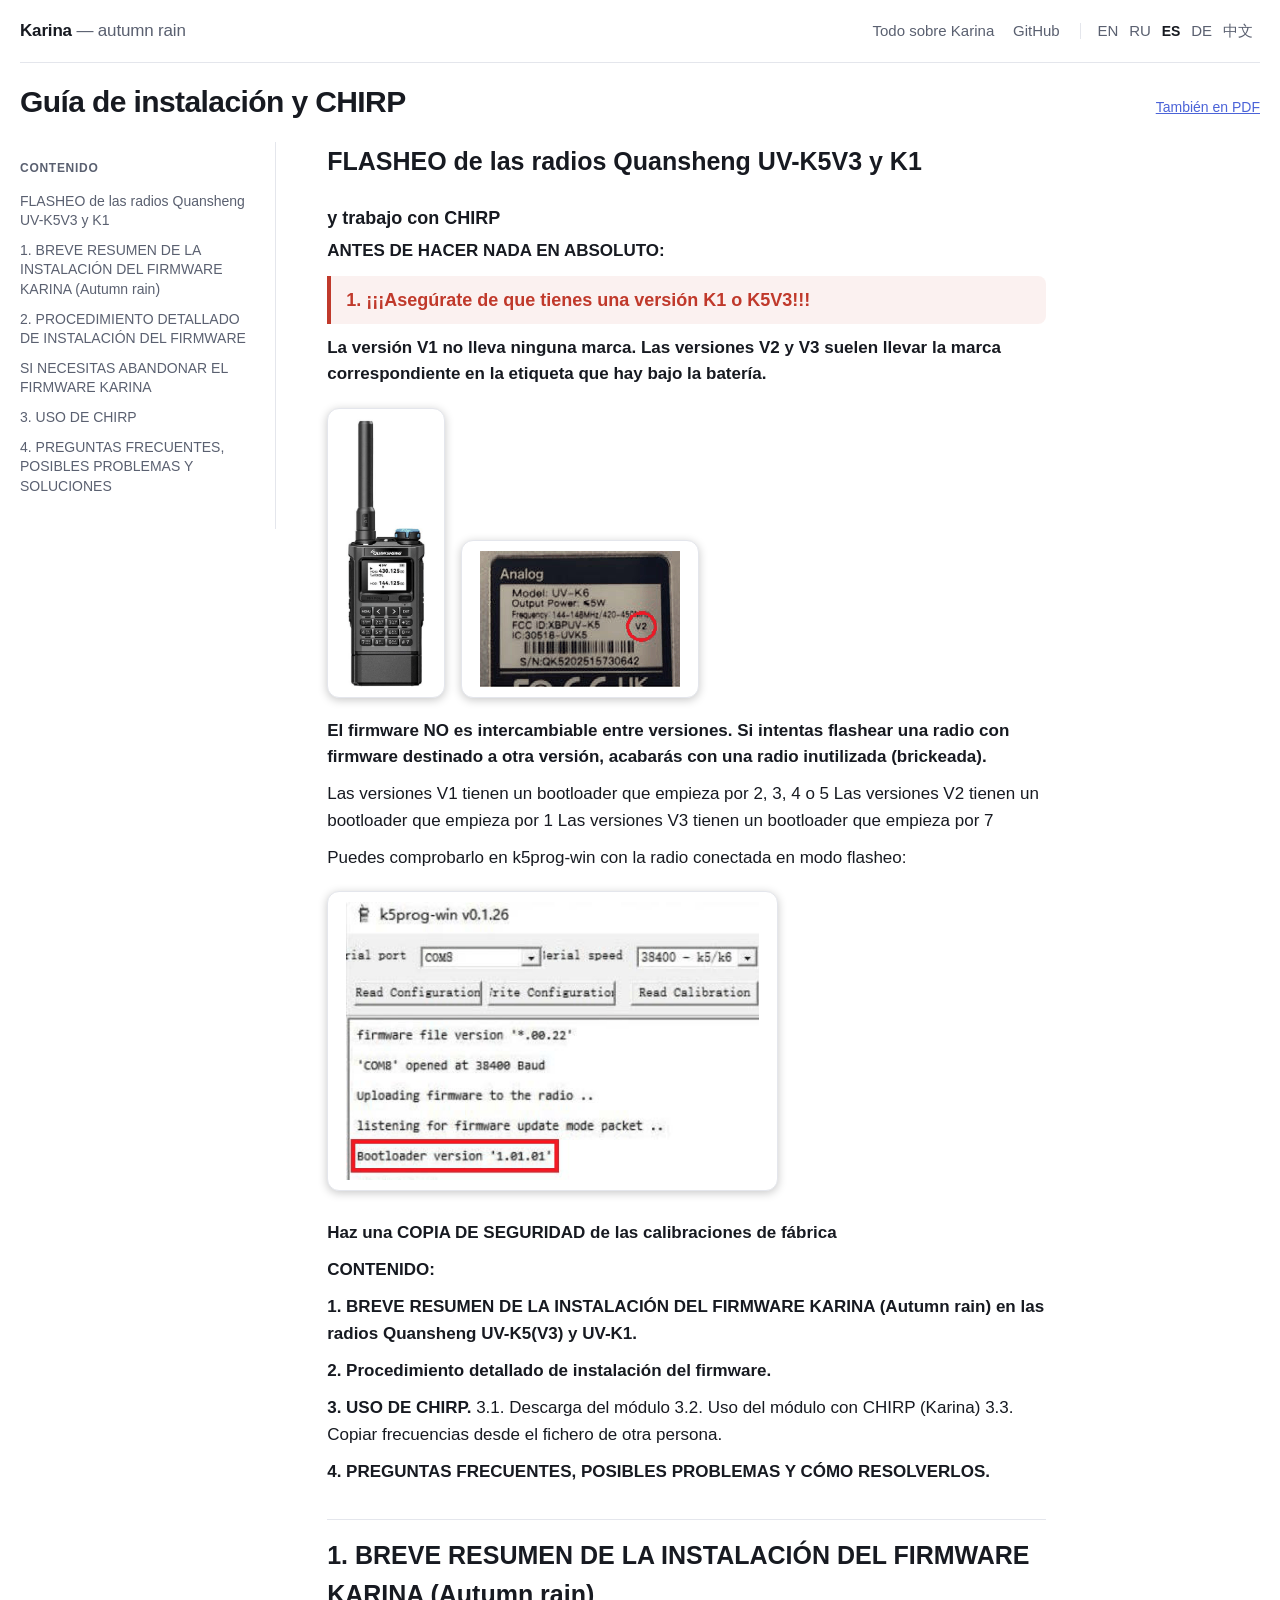
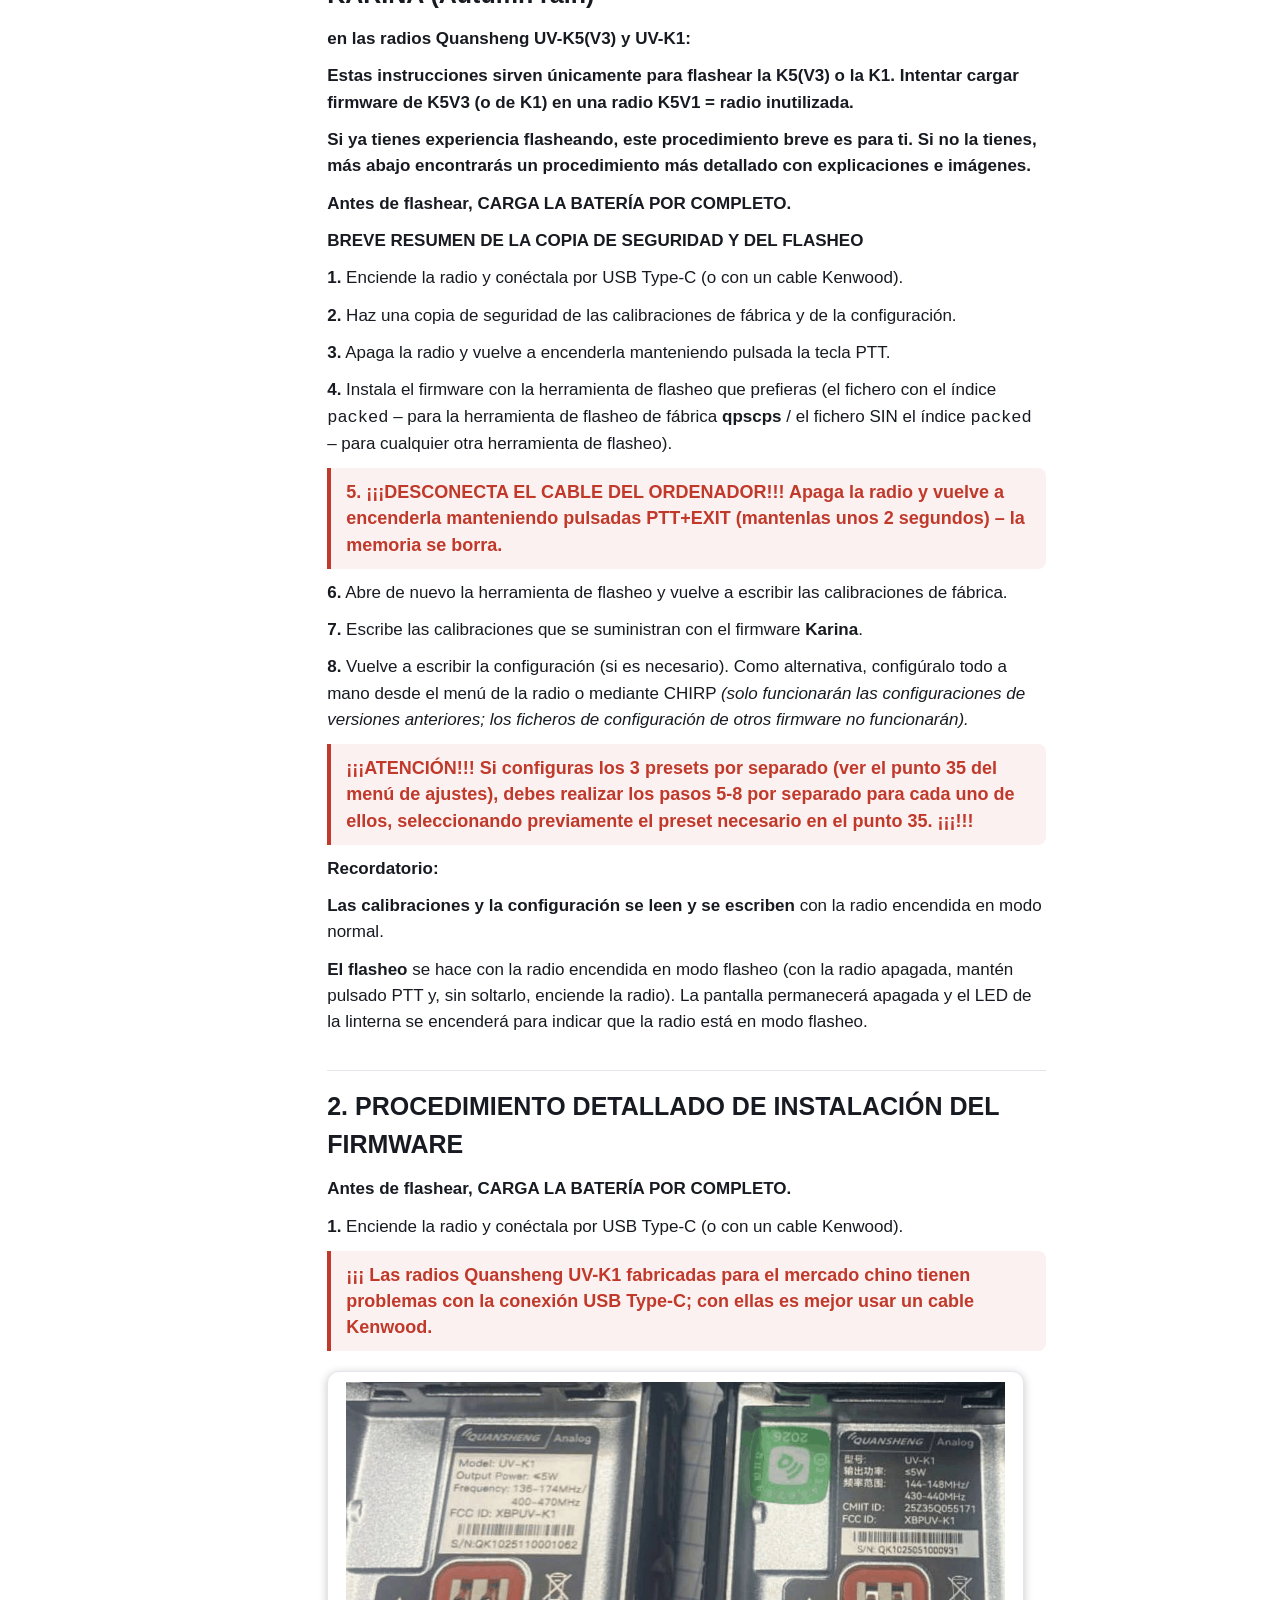
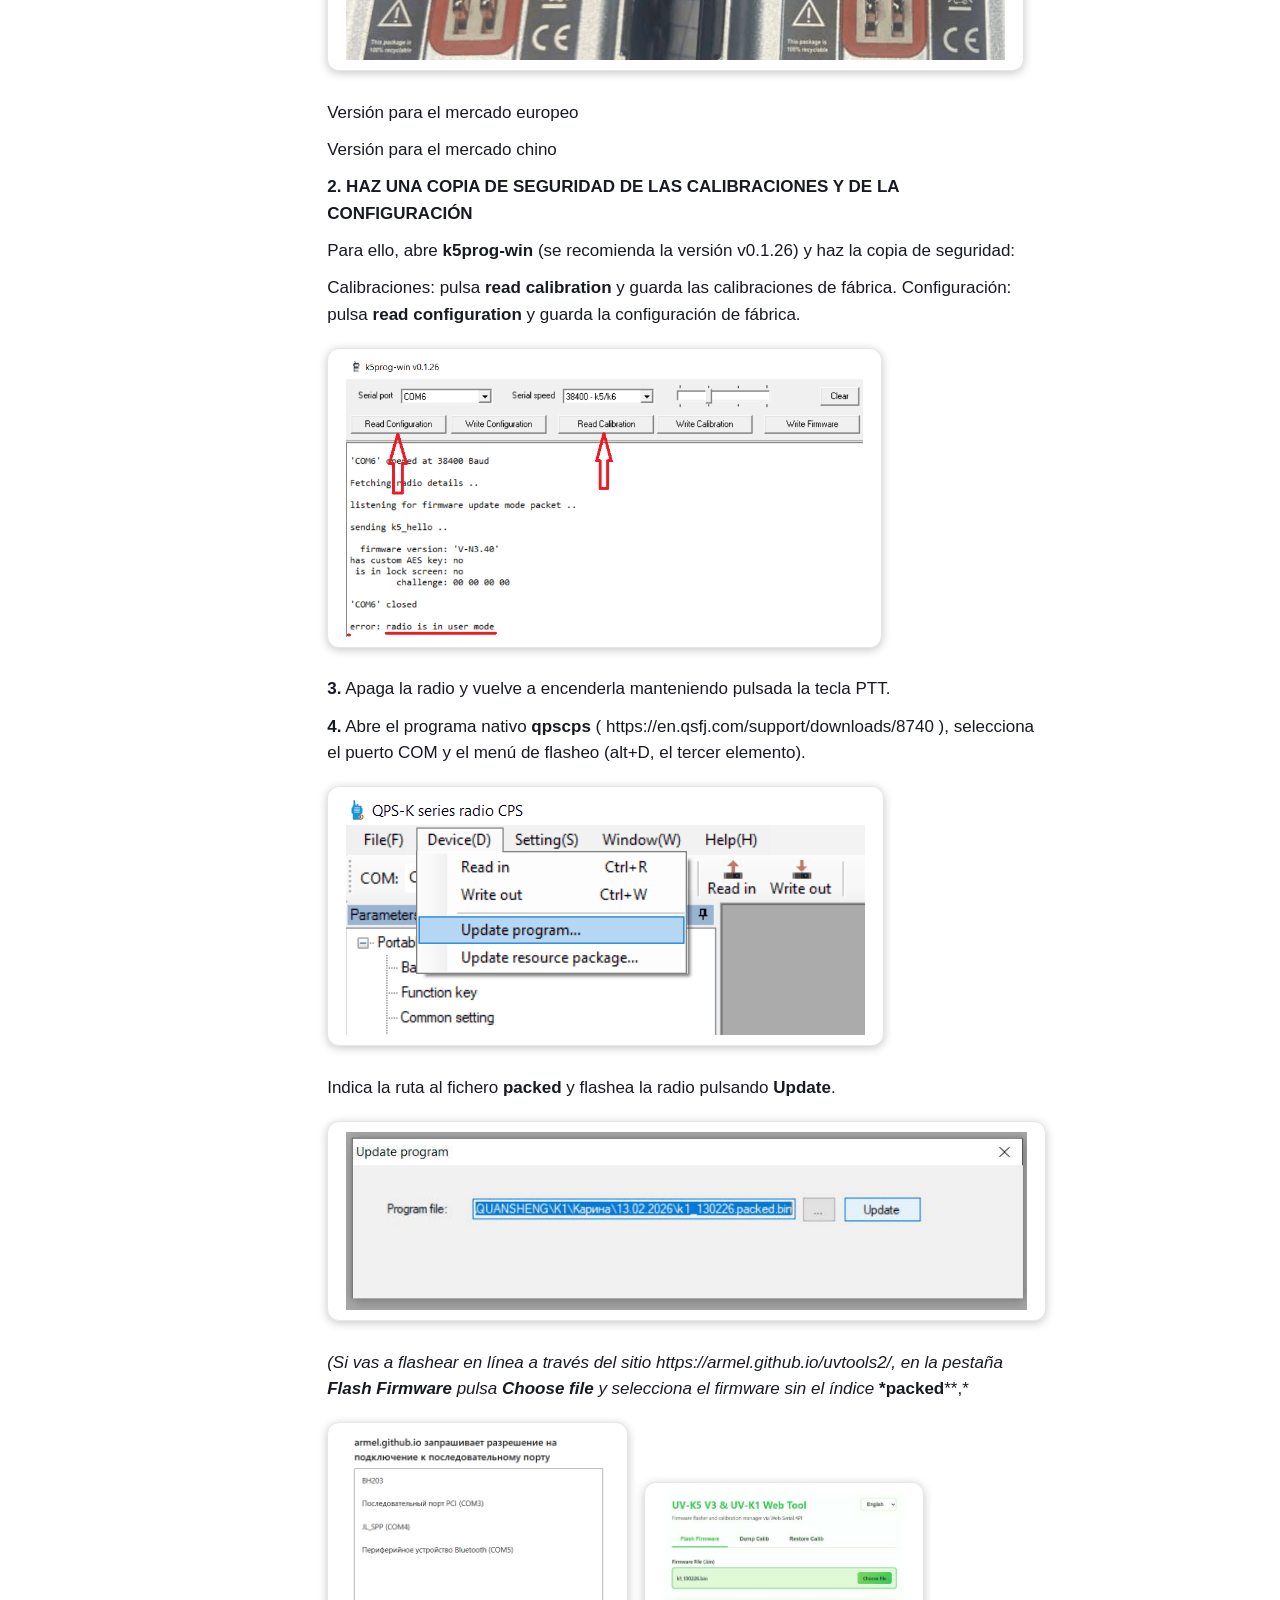
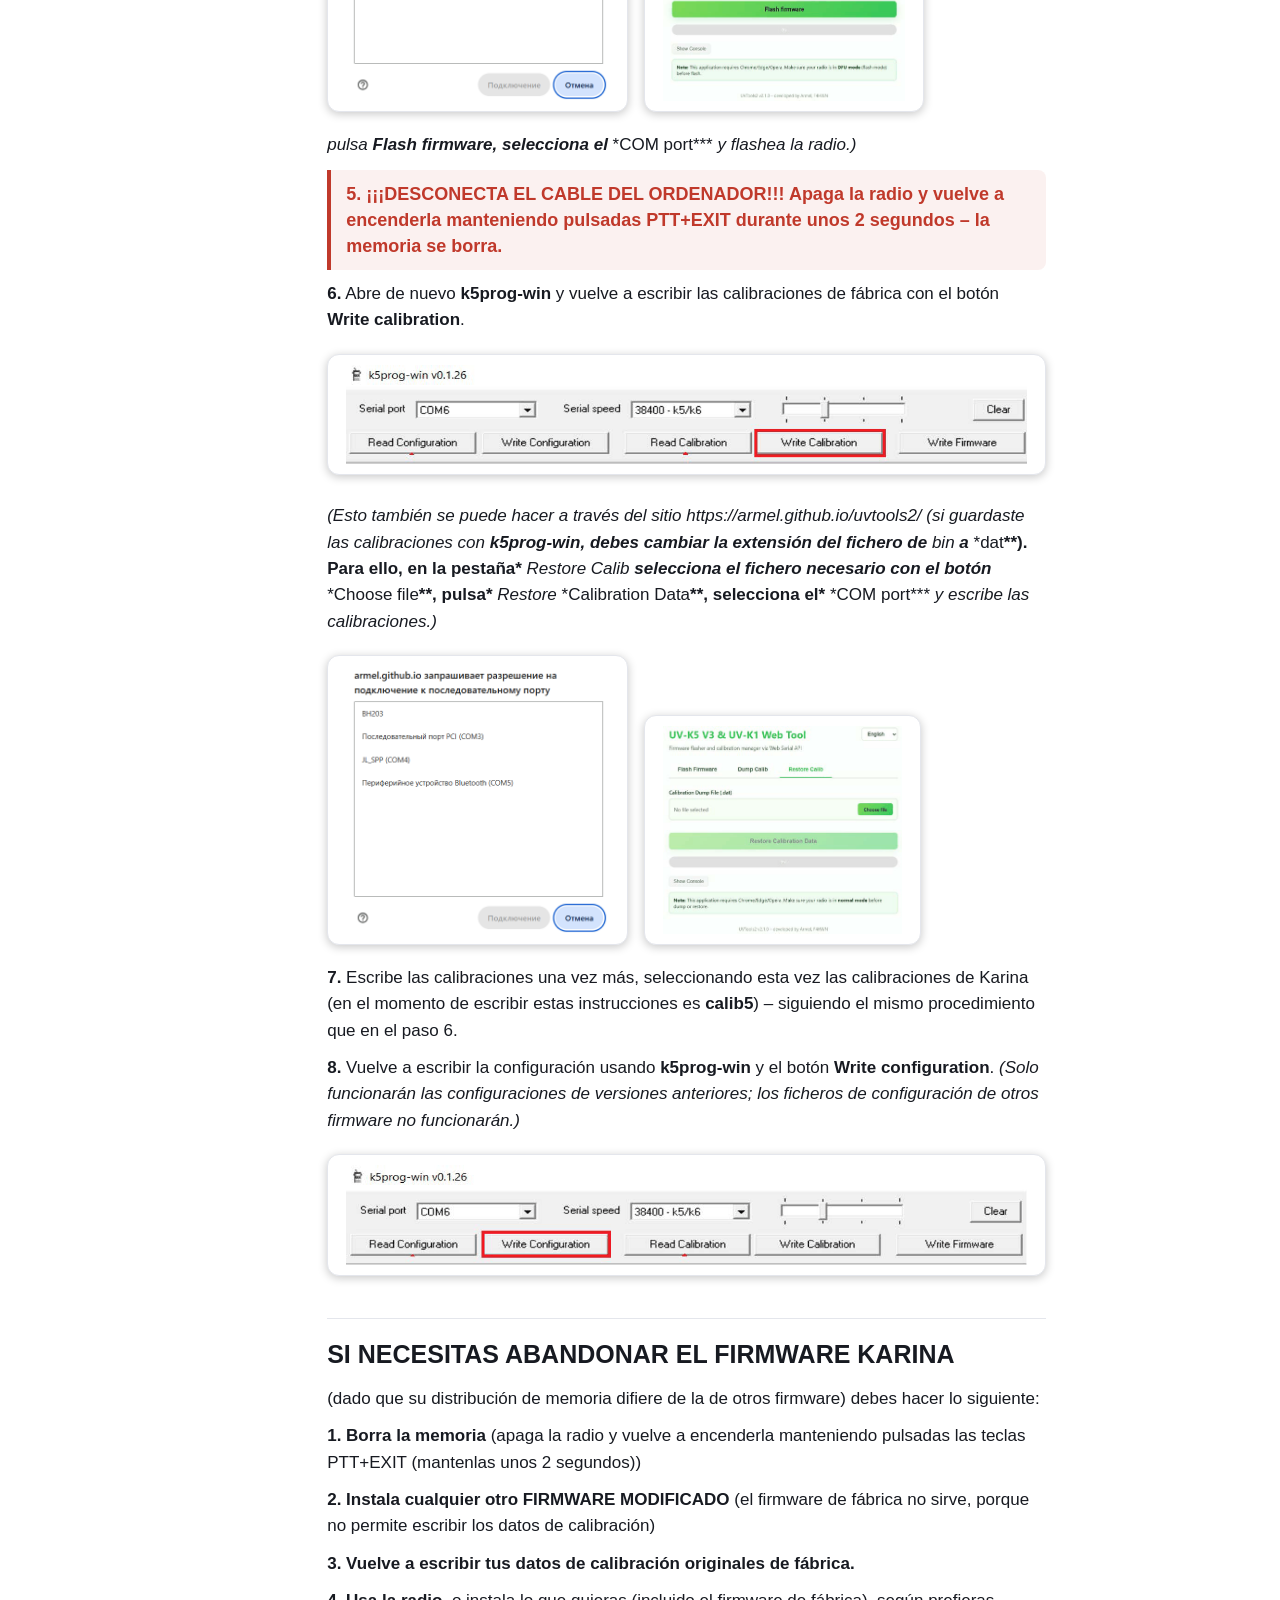
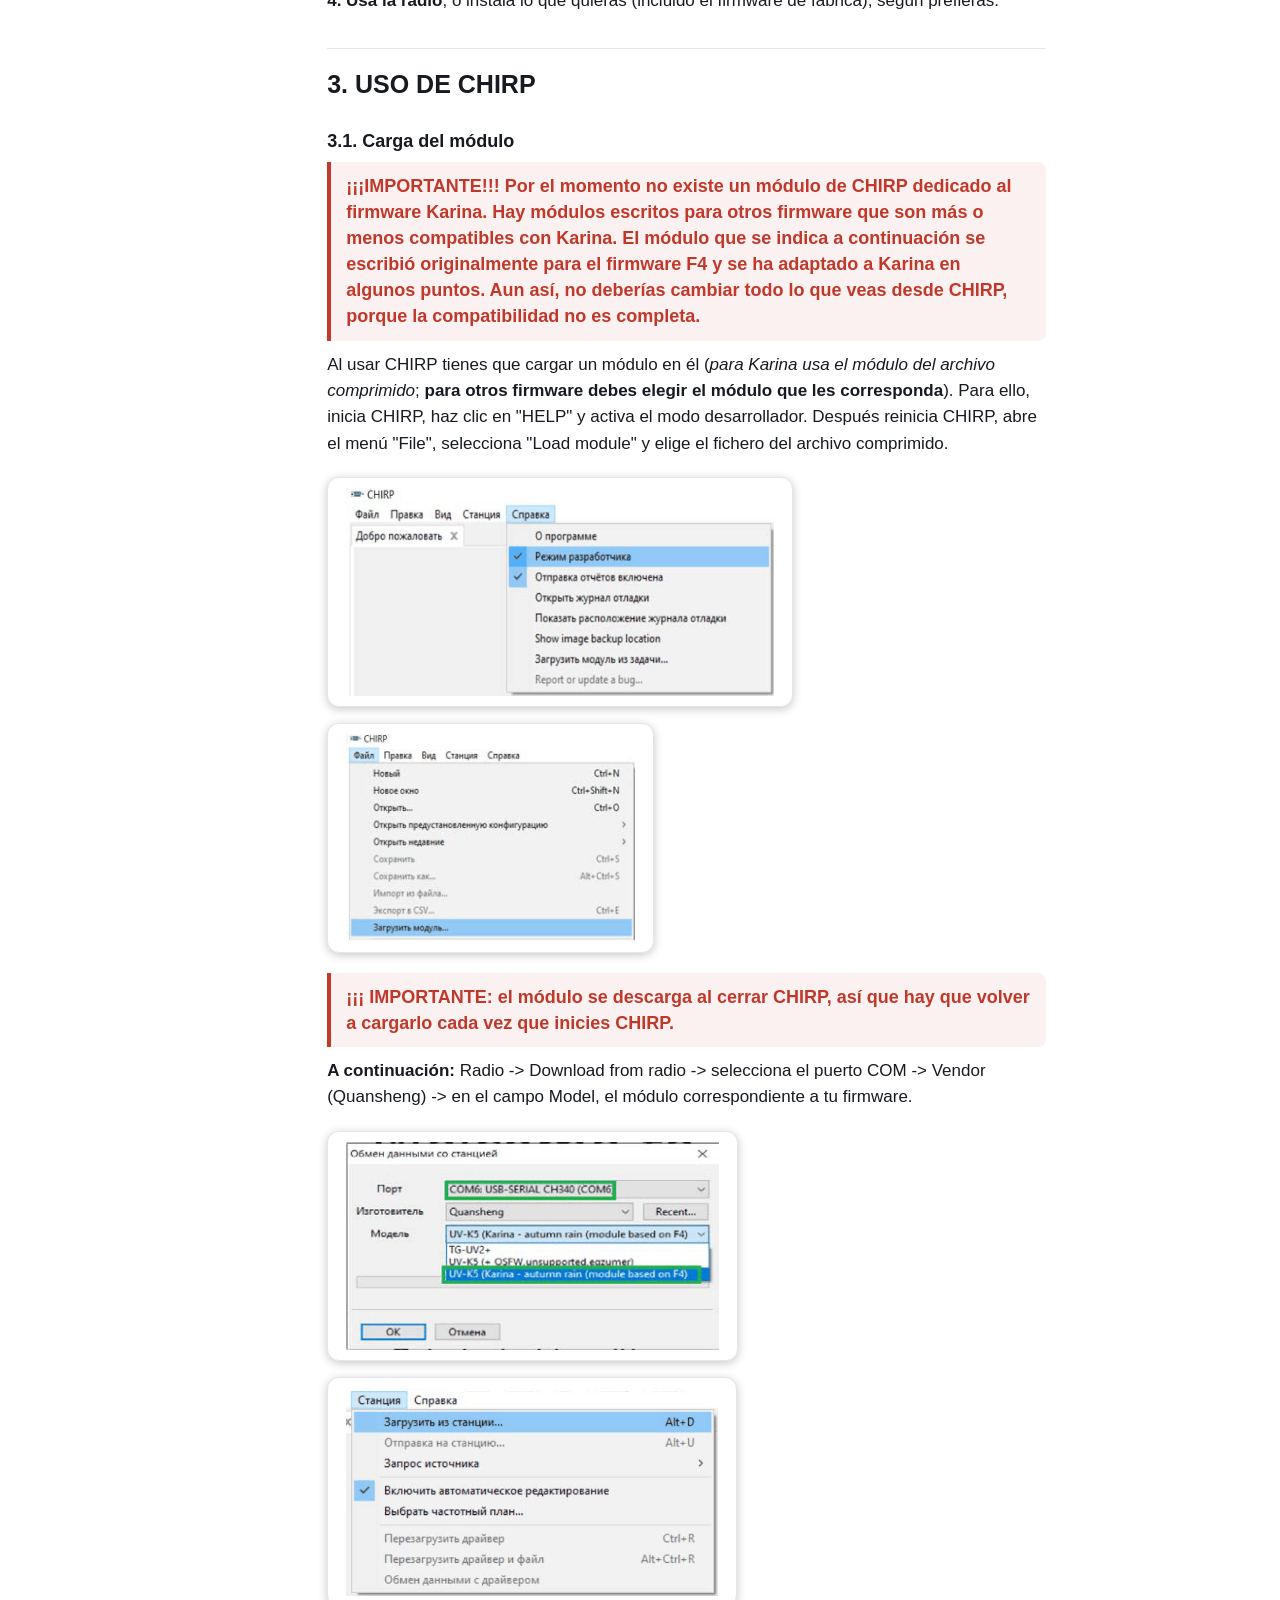
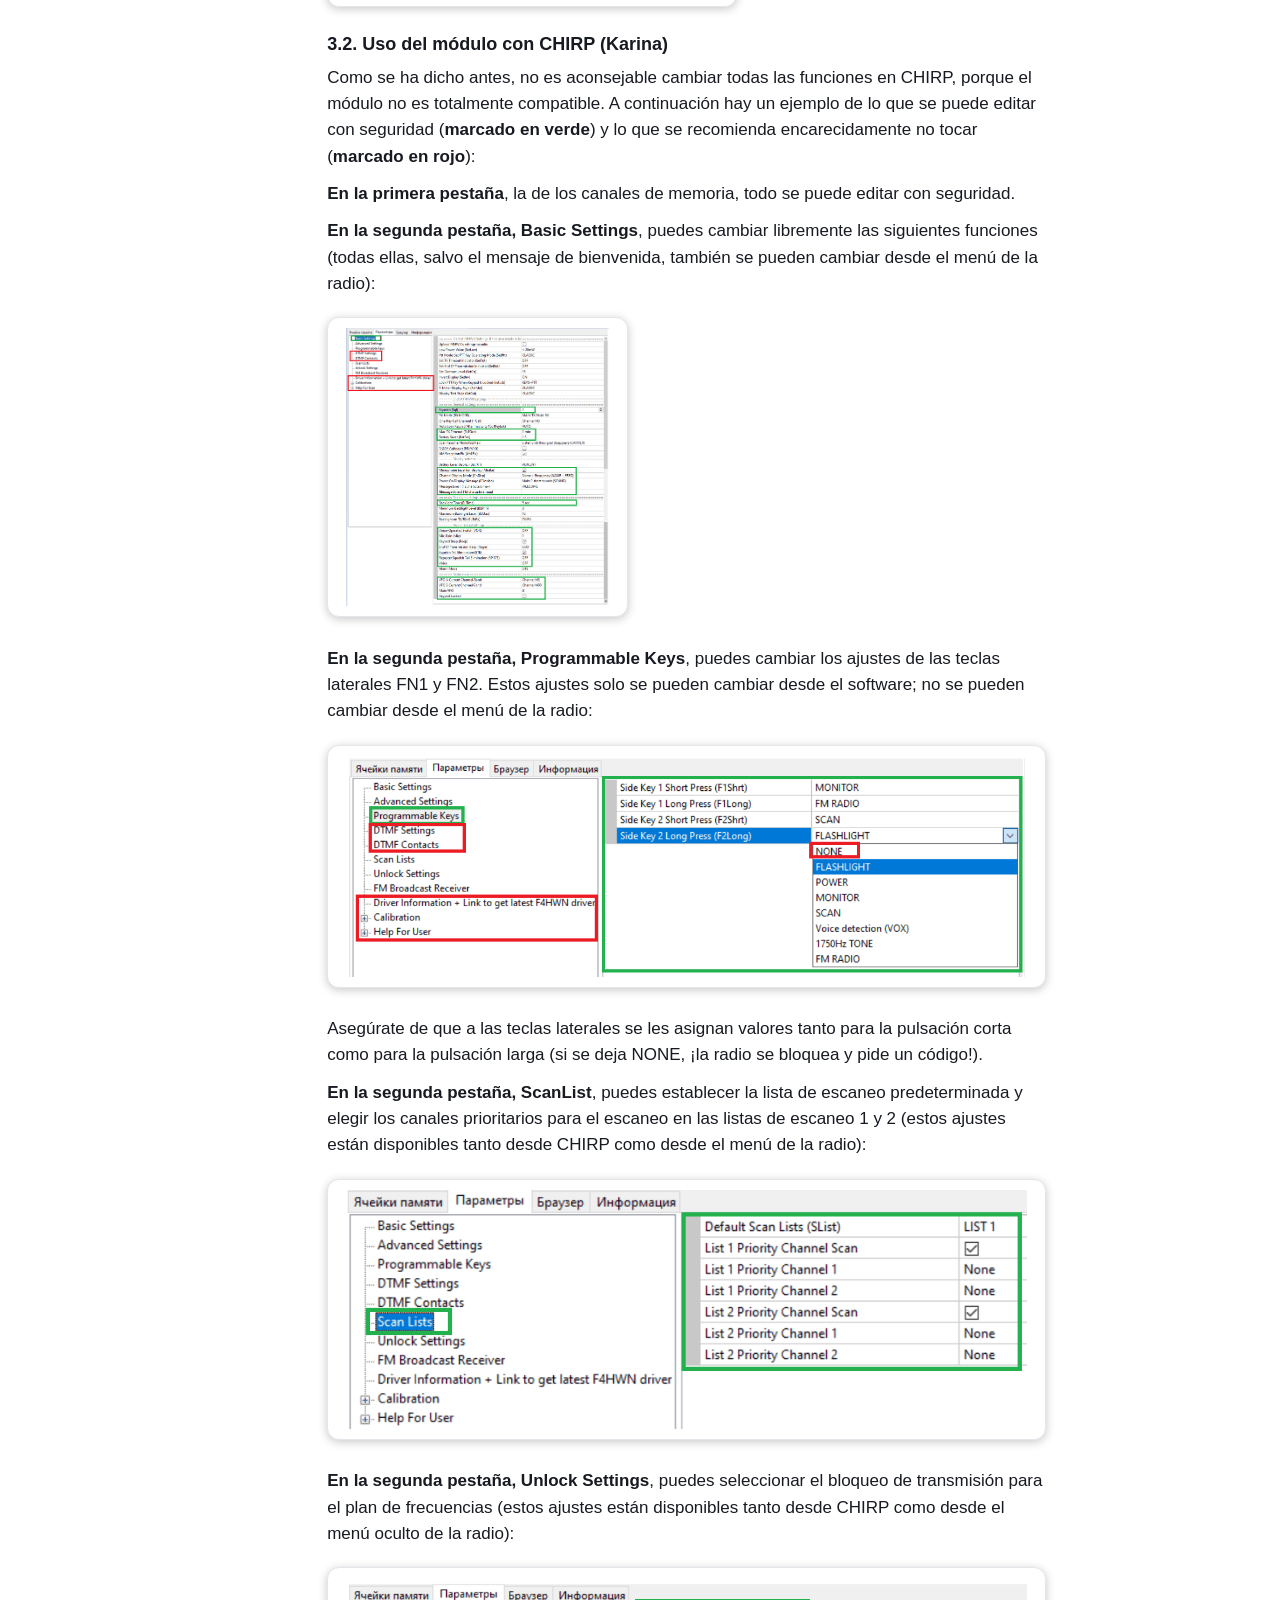
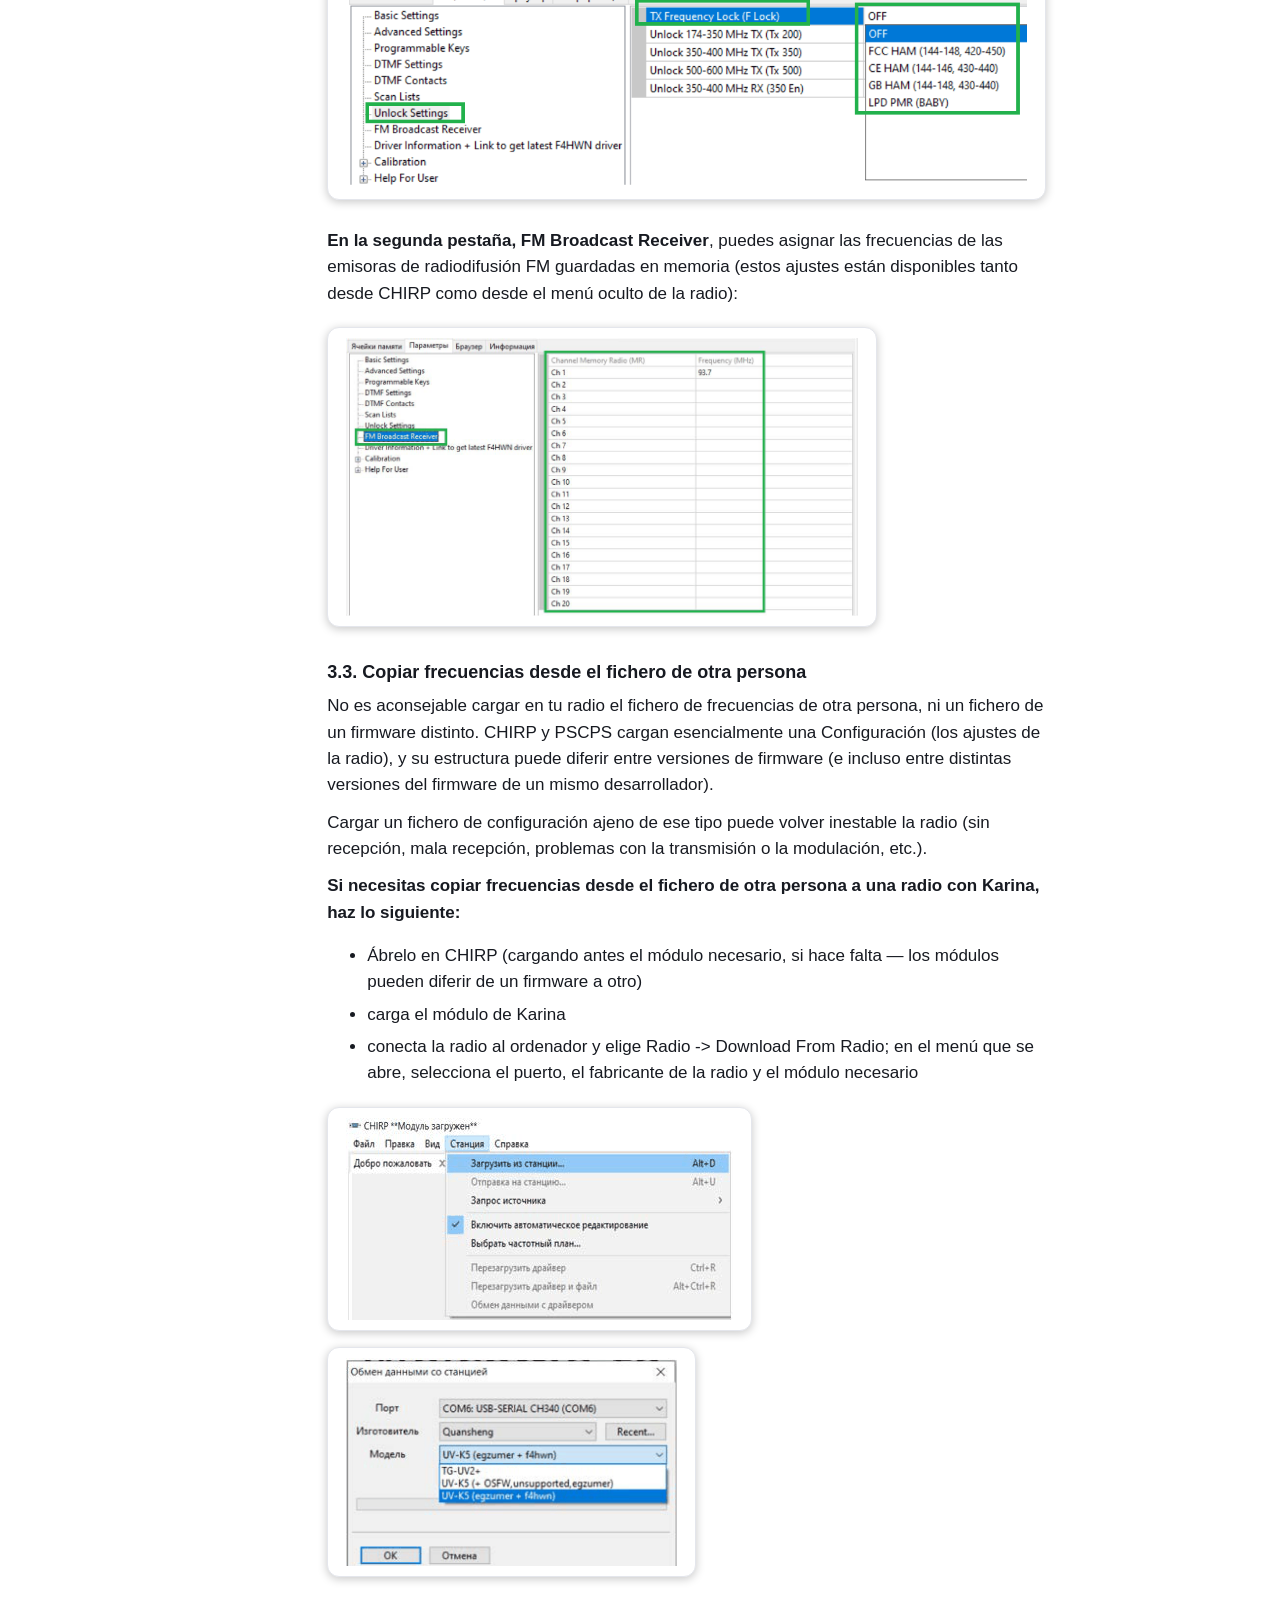
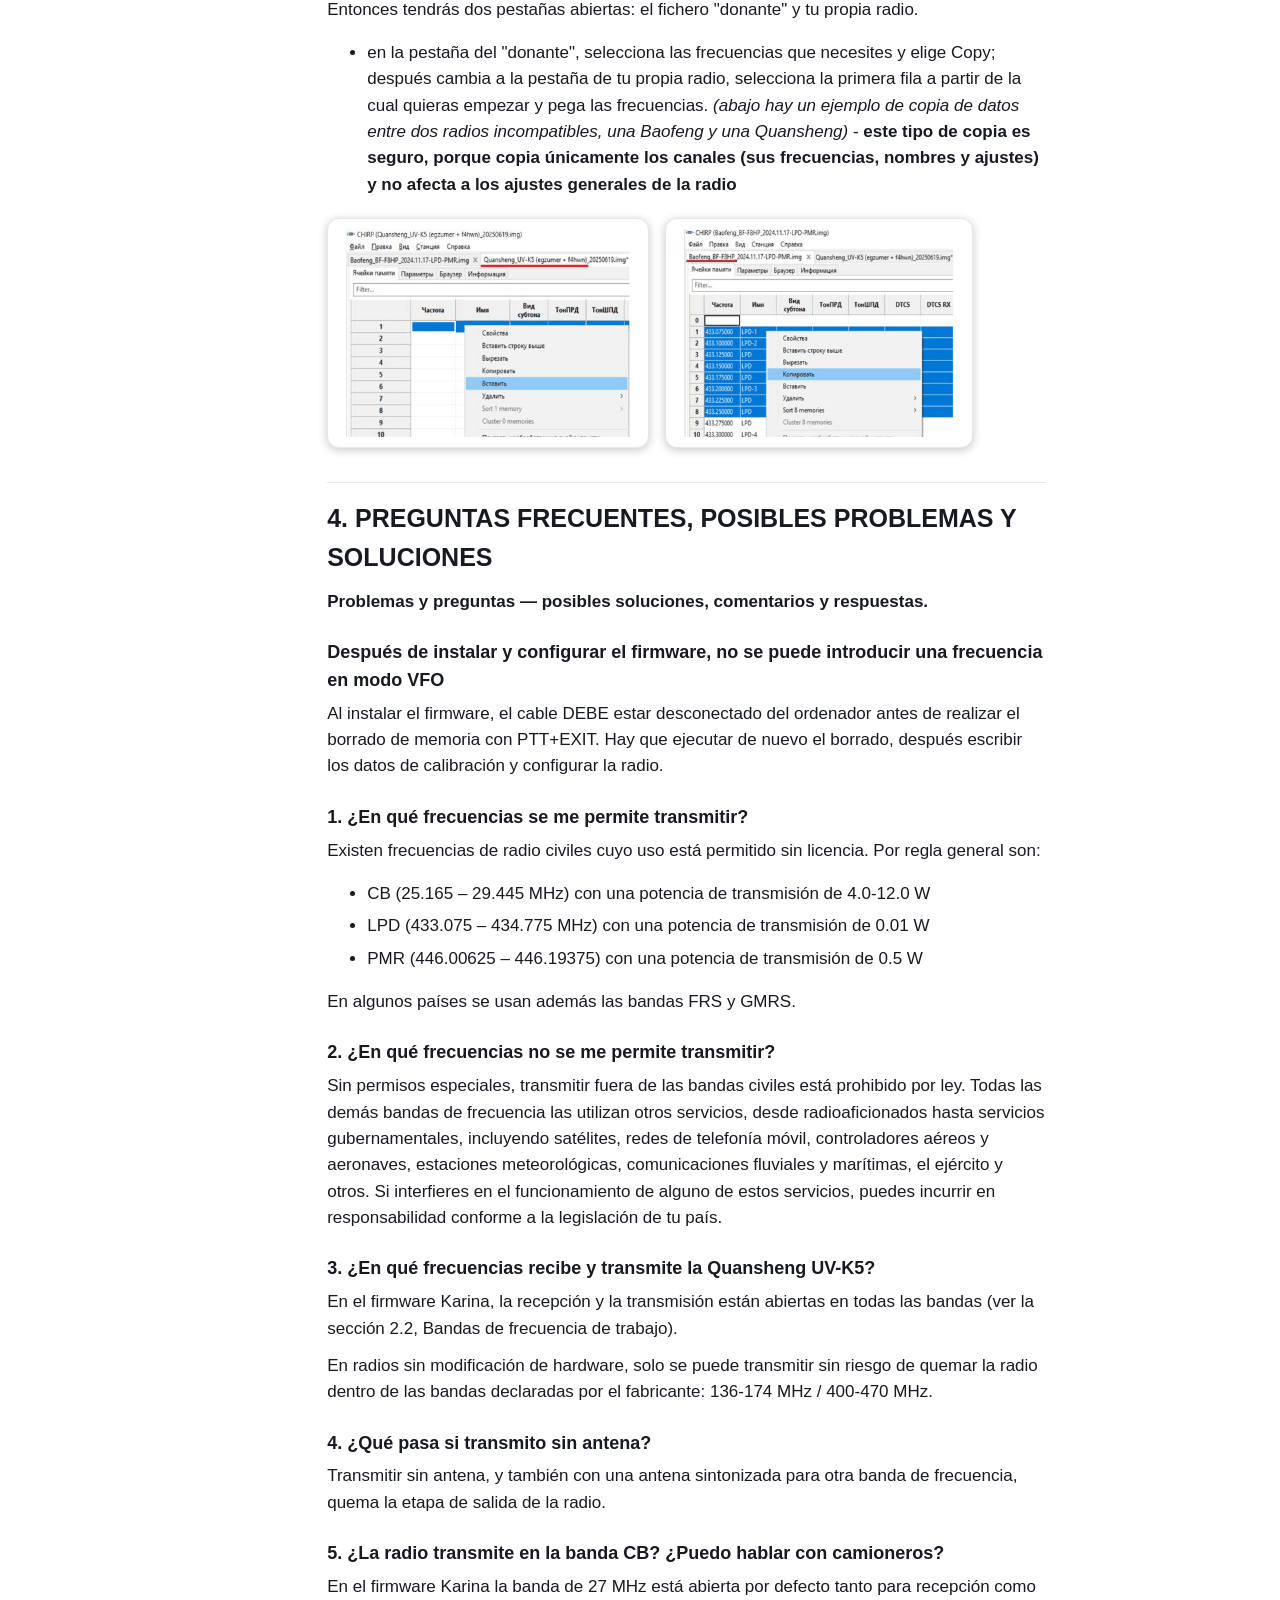
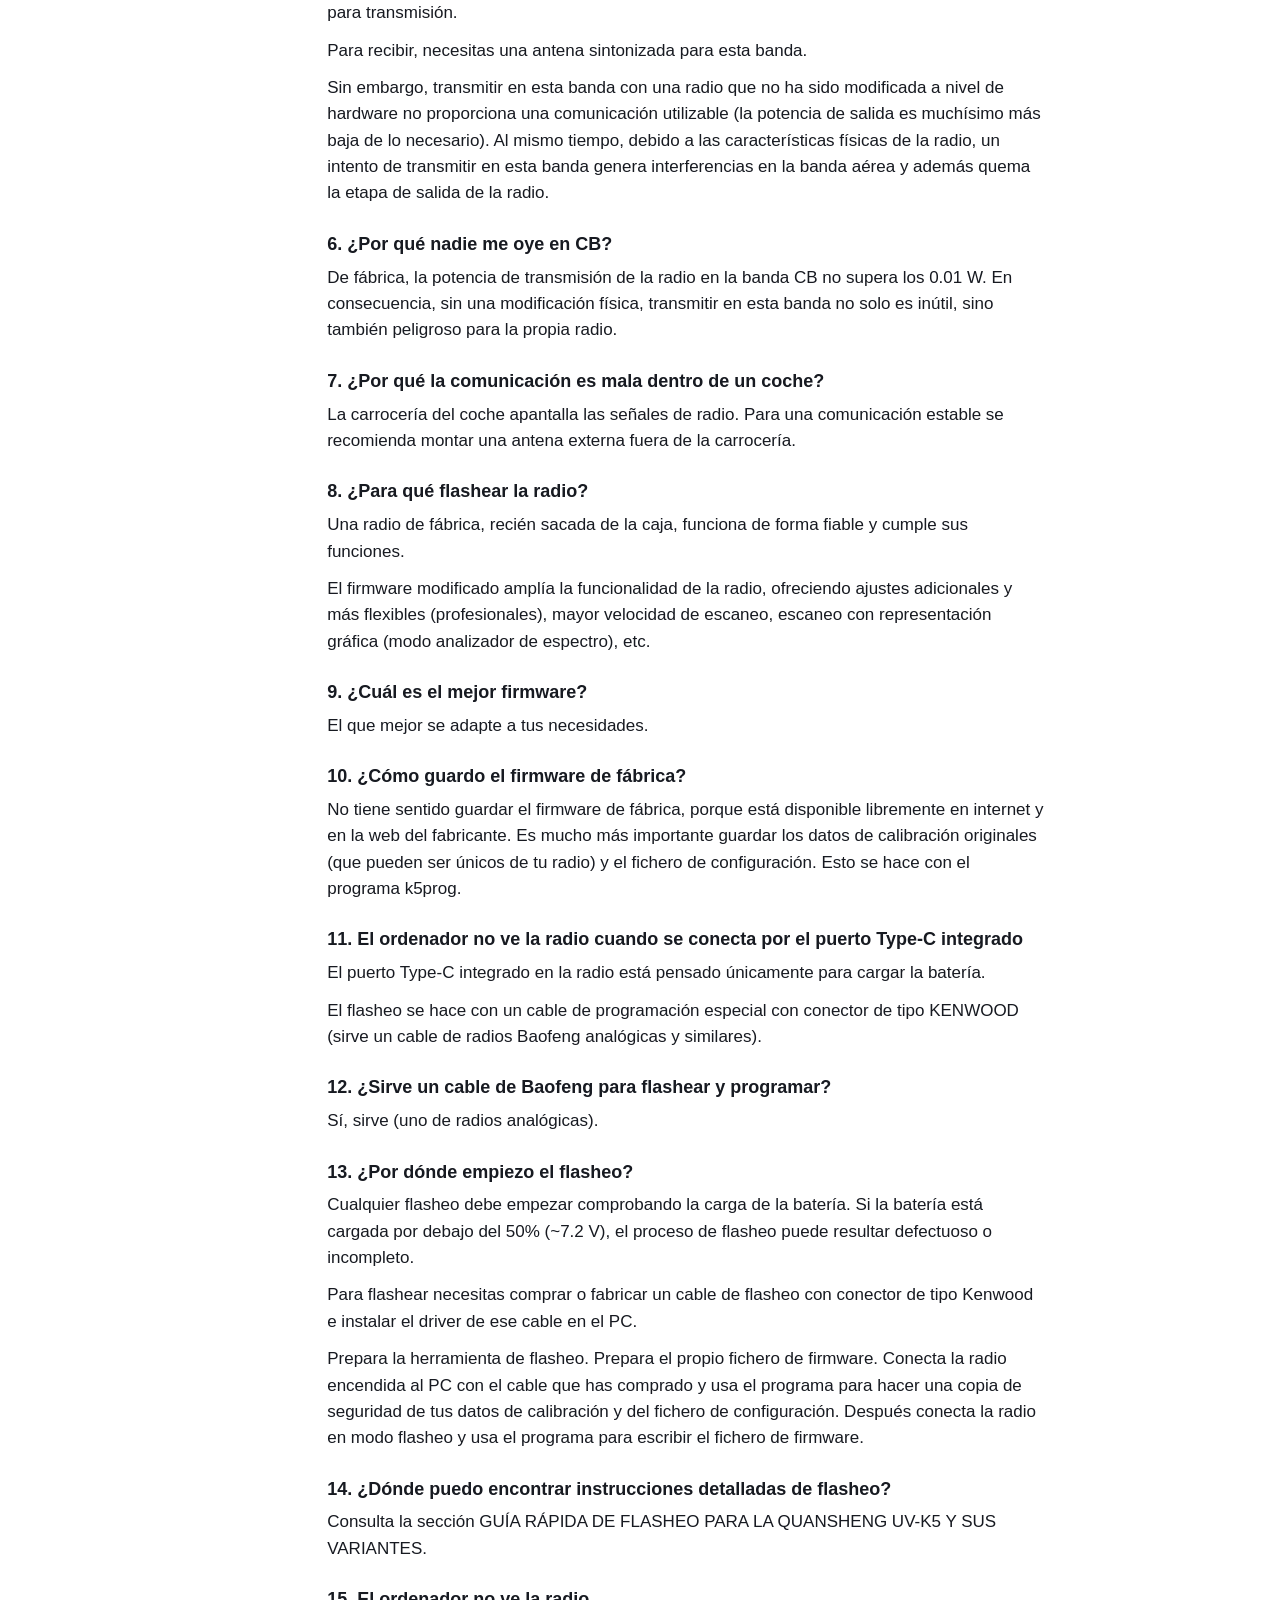
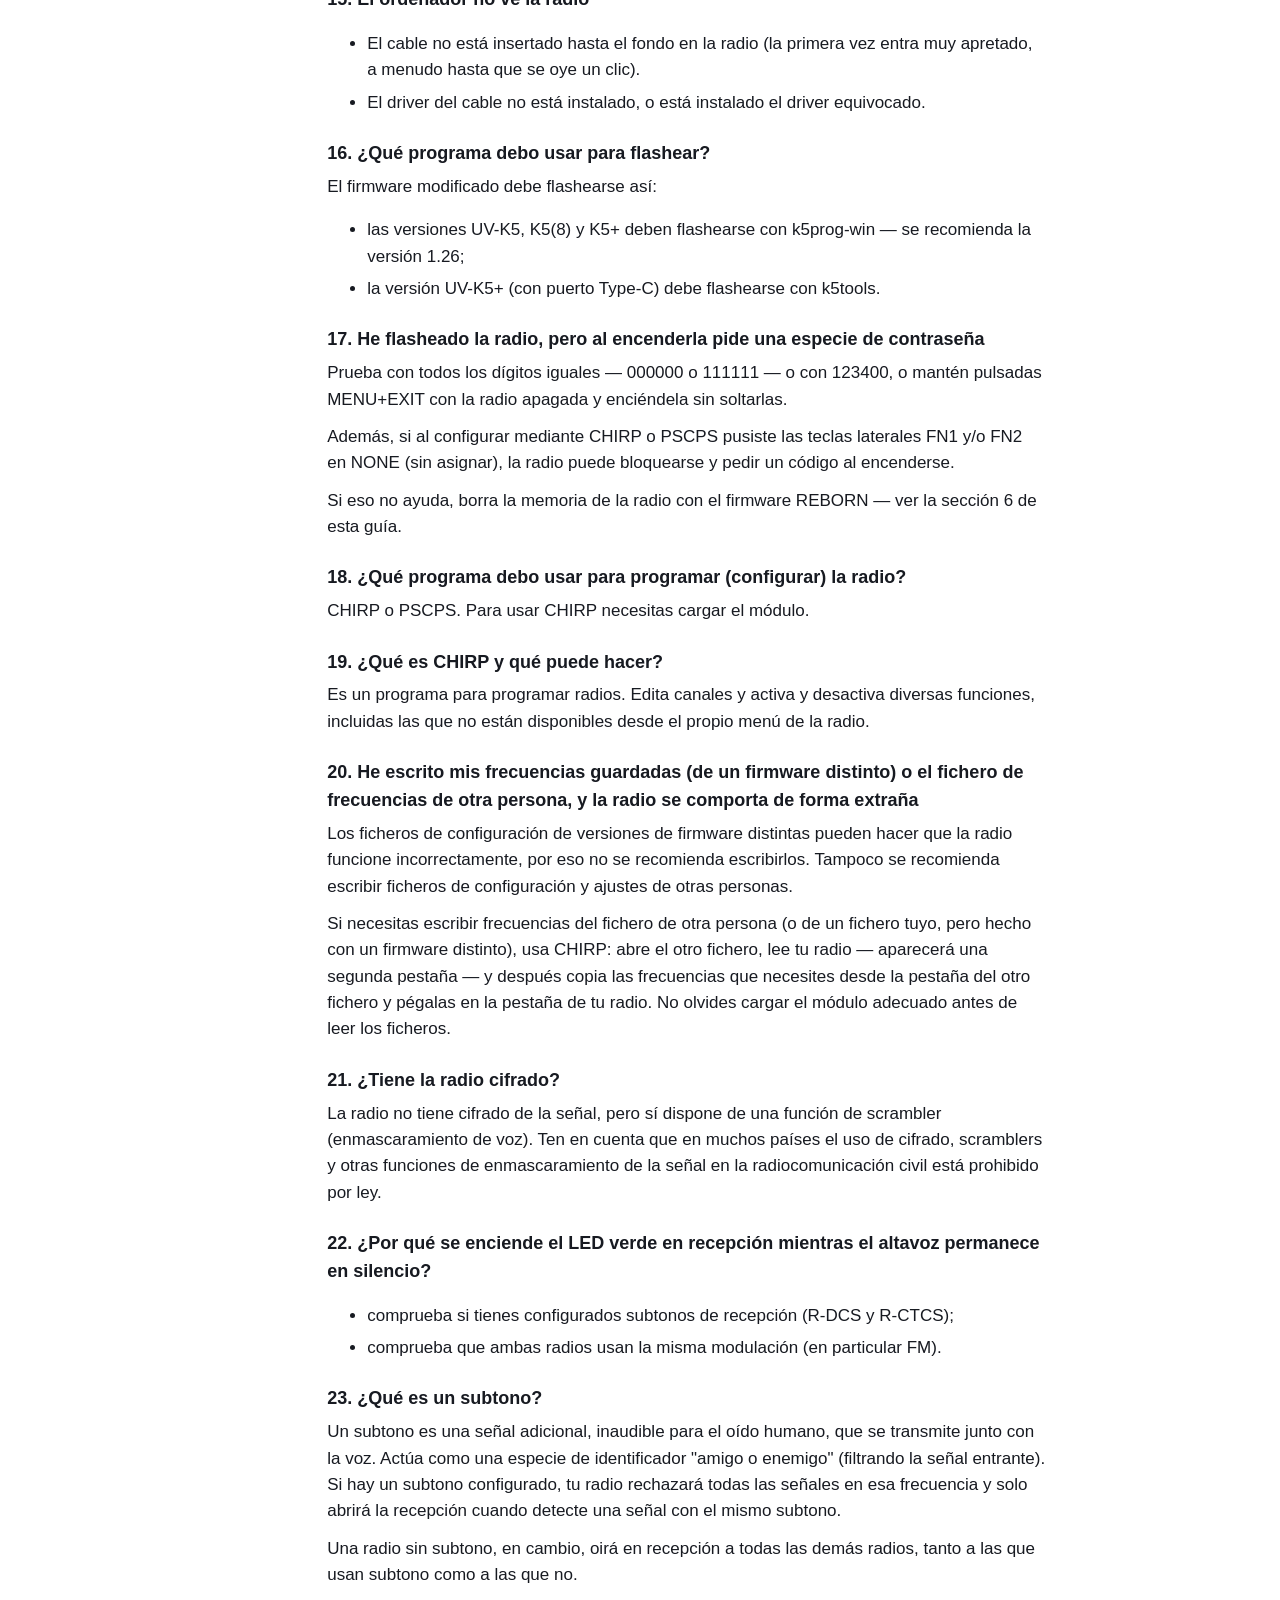
<file: docs/es/install/index.html>
<!doctype html>
<html lang="es">
<head>
<meta charset="utf-8">
<meta name="viewport" content="width=device-width, initial-scale=1">
<title>Guía de instalación y CHIRP — Karina</title>
<meta name="description" content="Guía de instalación y CHIRP — Karina (autumn rain), Quansheng UV-K5 V3 / UV-K1.">
<link rel="canonical" href="https://autumn1rain.github.io/karina-v3-k1/es/install/">
<link rel="stylesheet" href="../../assets/style.css">
</head>
<body>
<div class="wrap doc-wrap">
<header class="top">
  <div class="brand">Karina <span>— autumn rain</span></div>
  <nav><a href="../../es/">Todo sobre Karina</a> <a href="https://github.com/autumn1rain/karina-v3-k1">GitHub</a>
       <span class="langsel"><a href="https://autumn1rain.github.io/karina-v3-k1/install/" hreflang="en" title="English">EN</a> <a href="https://autumn1rain.github.io/karina-v3-k1/ru/install/" hreflang="ru" title="Русский">RU</a> <b>ES</b> <a href="https://autumn1rain.github.io/karina-v3-k1/de/install/" hreflang="de" title="Deutsch">DE</a> <a href="https://autumn1rain.github.io/karina-v3-k1/zh/install/" hreflang="zh" title="中文">中文</a></span></nav>
</header>
<div class="doc-top">
  <h1>Guía de instalación y CHIRP</h1>
  <p class="sub"><a href="https://github.com/autumn1rain/karina-v3-k1/blob/main/karina-v3-k1-install-en.pdf">También en PDF</a></p>
</div>
<div class="doc">
  <aside class="toc"><b>Contenido</b><a href="#s1">FLASHEO de las radios Quansheng UV-K5V3 y K1</a><a href="#s2">1. BREVE RESUMEN DE LA INSTALACIÓN DEL FIRMWARE KARINA (Autumn rain)</a><a href="#s3">2. PROCEDIMIENTO DETALLADO DE INSTALACIÓN DEL FIRMWARE</a><a href="#s4">SI NECESITAS ABANDONAR EL FIRMWARE KARINA</a><a href="#s5">3. USO DE CHIRP</a><a href="#s6">4. PREGUNTAS FRECUENTES, POSIBLES PROBLEMAS Y SOLUCIONES</a></aside>
  <article class="body"><h2 id="s1">FLASHEO de las radios Quansheng UV-K5V3 y K1<a class="anchor" href="#s1">#</a></h2>
<h3>y trabajo con CHIRP</h3>
<p><b>ANTES DE HACER NADA EN ABSOLUTO:</b></p>
<p class="danger"><b>1.</b> <b>¡¡¡Asegúrate de que tienes una versión K1 o K5V3!!!</b></p>
<p><b>La versión V1 no lleva ninguna marca.</b> <b>Las versiones V2 y V3 suelen llevar la marca correspondiente en la etiqueta</b> <b>que hay bajo la batería.</b></p>
<p class="shot row"><img src="../../assets/docs/install/p01_3.png" alt="screenshot"><img src="../../assets/docs/install/p01_1.png" alt="screenshot" class="wide"></p>
<p><b>El firmware NO es intercambiable entre versiones. Si intentas flashear una radio</b> <b>con firmware destinado a otra versión, acabarás con una radio inutilizada (brickeada).</b></p>
<p>Las versiones V1 tienen un bootloader que empieza por 2, 3, 4 o 5 Las versiones V2 tienen un bootloader que empieza por 1 Las versiones V3 tienen un bootloader que empieza por 7</p>
<p>Puedes comprobarlo en k5prog-win con la radio conectada en modo flasheo:</p>
<p class="shot"><img src="../../assets/docs/install/p01_2.png" alt="screenshot" class="wide"></p>
<p><b>Haz una COPIA DE SEGURIDAD de las calibraciones de fábrica</b></p>
<p><b>CONTENIDO:</b></p>
<p><b>1. BREVE RESUMEN DE LA INSTALACIÓN DEL FIRMWARE KARINA (Autumn rain)</b> <b>en las radios Quansheng UV-K5(V3) y UV-K1.</b></p>
<p><b>2. Procedimiento detallado de instalación del firmware.</b></p>
<p><b>3. USO DE CHIRP.</b> 3.1. Descarga del módulo 3.2. Uso del módulo con CHIRP (Karina) 3.3. Copiar frecuencias desde el fichero de otra persona.</p>
<p><b>4. PREGUNTAS FRECUENTES, POSIBLES PROBLEMAS Y CÓMO RESOLVERLOS.</b></p>
<h2 id="s2">1. BREVE RESUMEN DE LA INSTALACIÓN DEL FIRMWARE KARINA (Autumn rain)<a class="anchor" href="#s2">#</a></h2>
<p><b>en las radios Quansheng UV-K5(V3) y UV-K1:</b></p>
<p><b>Estas instrucciones sirven únicamente para flashear la K5(V3) o la K1.</b> <b>Intentar cargar firmware de K5V3 (o de K1) en una radio K5V1 = radio inutilizada.</b></p>
<p><b>Si ya tienes experiencia flasheando, este procedimiento breve es para ti.</b> <b>Si no la tienes, más abajo encontrarás un procedimiento más detallado con explicaciones e imágenes.</b></p>
<p><b>Antes de flashear, CARGA LA BATERÍA POR COMPLETO.</b></p>
<p><b>BREVE RESUMEN DE LA COPIA DE SEGURIDAD Y DEL FLASHEO</b></p>
<p><b>1.</b> Enciende la radio y conéctala por USB Type-C (o con un cable Kenwood).</p>
<p><b>2.</b> Haz una copia de seguridad de las calibraciones de fábrica y de la configuración.</p>
<p><b>3.</b> Apaga la radio y vuelve a encenderla manteniendo pulsada la tecla PTT.</p>
<p><b>4.</b> Instala el firmware con la herramienta de flasheo que prefieras (el fichero con el índice <code>packed</code> – para la herramienta de flasheo de fábrica <b>qpscps</b> / el fichero SIN el índice <code>packed</code> – para cualquier otra herramienta de flasheo).</p>
<p class="danger"><b>5.</b> <b>¡¡¡DESCONECTA EL CABLE DEL ORDENADOR!!!</b> Apaga la radio y vuelve a encenderla manteniendo pulsadas <b>PTT+EXIT</b> (mantenlas unos 2 segundos) – la memoria se borra.</p>
<p><b>6.</b> Abre de nuevo la herramienta de flasheo y vuelve a escribir las calibraciones de fábrica.</p>
<p><b>7.</b> Escribe las calibraciones que se suministran con el firmware <b>Karina</b>.</p>
<p><b>8.</b> Vuelve a escribir la configuración (si es necesario). Como alternativa, configúralo todo a mano desde el menú de la radio o mediante CHIRP <i>(solo funcionarán las configuraciones de versiones anteriores; los ficheros de configuración de otros</i> <i>firmware</i> <i>no funcionarán).</i></p>
<p class="danger"><b>¡¡¡ATENCIÓN!!!</b> <b>Si configuras los 3 presets por separado (ver el punto 35 del menú de ajustes), debes</b> <b>realizar los pasos 5-8 por separado para cada uno de ellos, seleccionando previamente el preset</b> <b>necesario en el punto 35. ¡¡¡!!!</b></p>
<p><b>Recordatorio:</b></p>
<p><b>Las calibraciones y la configuración se leen y se escriben</b> con la radio encendida en modo normal.</p>
<p><b>El flasheo</b> se hace con la radio encendida en modo flasheo (con la radio apagada, mantén pulsado PTT y, sin soltarlo, enciende la radio). La pantalla permanecerá apagada y el LED de la linterna se encenderá para indicar que la radio está en modo flasheo.</p>
<h2 id="s3">2. PROCEDIMIENTO DETALLADO DE INSTALACIÓN DEL FIRMWARE<a class="anchor" href="#s3">#</a></h2>
<p><b>Antes de flashear, CARGA LA BATERÍA POR COMPLETO.</b></p>
<p><b>1.</b> Enciende la radio y conéctala por USB Type-C (o con un cable Kenwood).</p>
<p class="danger"><b>¡¡¡ Las radios Quansheng UV-K1 fabricadas para el mercado chino</b> tienen problemas con la conexión USB Type-C; con ellas es mejor usar un cable Kenwood.</p>
<p class="shot"><img src="../../assets/docs/install/p03_1.png" alt="screenshot" class="wide"></p>
<p>Versión para el mercado europeo</p>
<p>Versión para el mercado chino</p>
<p><b>2.</b> <b>HAZ UNA COPIA DE SEGURIDAD DE LAS CALIBRACIONES Y DE LA CONFIGURACIÓN</b></p>
<p>Para ello, abre <b>k5prog-win</b> (se recomienda la versión v0.1.26) y haz la copia de seguridad:</p>
<p>Calibraciones: pulsa <b>read calibration</b> y guarda las calibraciones de fábrica. Configuración: pulsa <b>read configuration</b> y guarda la configuración de fábrica.</p>
<p class="shot"><img src="../../assets/docs/install/p03_2.png" alt="screenshot" class="wide"></p>
<p><b>3.</b> Apaga la radio y vuelve a encenderla manteniendo pulsada la tecla PTT.</p>
<p><b>4.</b> Abre el programa nativo <b>qpscps</b> ( https://en.qsfj.com/support/downloads/8740 ), selecciona el puerto COM y el menú de flasheo (alt+D, el tercer elemento).</p>
<p class="shot"><img src="../../assets/docs/install/p04_1.png" alt="screenshot" class="wide"></p>
<p>Indica la ruta al fichero <b>packed</b> y flashea la radio pulsando <b>Update</b>.</p>
<p class="shot"><img src="../../assets/docs/install/p04_2.png" alt="screenshot" class="wide"></p>
<p><i>(Si vas a flashear en línea a través del sitio https://armel.github.io/uvtools2/, en la pestaña</i> <b><i>Flash</b></i> <b><i>Firmware</b></i> <i>pulsa</i> <b><i>Choose file</b></i> <i>y selecciona el firmware sin el índice</i> <b>*packed</b>**,*</p>
<p class="shot row"><img src="../../assets/docs/install/p04_4.png" alt="screenshot"><img src="../../assets/docs/install/p04_3.png" alt="screenshot" class="wide"></p>
<p><i>pulsa</i> <b><i>Flash firmware</b><b>, selecciona el</i> </b>*COM port*** <i>y flashea la radio.)</i></p>
<p class="danger"><b>5.</b> <b>¡¡¡DESCONECTA EL CABLE DEL ORDENADOR!!!</b> Apaga la radio y vuelve a encenderla manteniendo pulsadas <b>PTT+EXIT</b> durante unos 2 segundos – la memoria se borra.</p>
<p><b>6.</b> Abre de nuevo <b>k5prog-win</b> y vuelve a escribir las calibraciones de fábrica con el botón <b>Write calibration</b>.</p>
<p class="shot"><img src="../../assets/docs/install/p05_1.png" alt="screenshot" class="wide"></p>
<p><i>(Esto también se puede hacer a través del sitio https://armel.github.io/uvtools2/ (si guardaste las calibraciones</i> <i>con</i> <b><i>k5prog-win</b><b>, debes cambiar la extensión del fichero de</i> </b><i>bin<b></i> <i>a</i> </b>*dat<b>**). Para ello, en la pestaña* </b><i>Restore Calib<b></i> <i>selecciona el fichero necesario con el botón</i> </b>*Choose file<b>**, pulsa* </b><i>Restore<b></i> </b>*Calibration Data<b>**, selecciona el* </b>*COM port*** <i>y escribe las calibraciones.)</i></p>
<p class="shot row"><img src="../../assets/docs/install/p05_3.png" alt="screenshot"><img src="../../assets/docs/install/p05_2.png" alt="screenshot" class="wide"></p>
<p><b>7.</b> Escribe las calibraciones una vez más, seleccionando esta vez las calibraciones de Karina (en el momento de escribir estas instrucciones es <b>calib5</b>) – siguiendo el mismo procedimiento que en el paso 6.</p>
<p><b>8.</b> Vuelve a escribir la configuración usando <b>k5prog-win</b> y el botón <b>Write configuration</b>. <i>(Solo funcionarán las configuraciones de versiones anteriores; los ficheros de configuración de otros firmware</i> <i>no funcionarán.)</i></p>
<p class="shot"><img src="../../assets/docs/install/p05_4.png" alt="screenshot" class="wide"></p>
<h2 id="s4">SI NECESITAS ABANDONAR EL FIRMWARE KARINA<a class="anchor" href="#s4">#</a></h2>
<p>(dado que su distribución de memoria difiere de la de otros firmware) debes hacer lo siguiente:</p>
<p><b>1. Borra la memoria</b> (apaga la radio y vuelve a encenderla manteniendo pulsadas las teclas PTT+EXIT (mantenlas unos 2 segundos))</p>
<p><b>2. Instala cualquier otro FIRMWARE MODIFICADO</b> (el firmware de fábrica no sirve, porque no permite escribir los datos de calibración)</p>
<p><b>3. Vuelve a escribir tus datos de calibración originales de fábrica.</b></p>
<p><b>4. Usa la radio</b>, o instala lo que quieras (incluido el firmware de fábrica), según prefieras.</p>
<h2 id="s5">3. USO DE CHIRP<a class="anchor" href="#s5">#</a></h2>
<h3>3.1. Carga del módulo</h3>
<p class="danger"><b>¡¡¡IMPORTANTE!!!</b> Por el momento no existe un módulo de CHIRP dedicado al firmware Karina. Hay módulos escritos para otros firmware que son más o menos compatibles con Karina. El módulo que se indica a continuación se escribió originalmente para el firmware F4 y se ha adaptado a Karina en algunos puntos. Aun así, no deberías cambiar todo lo que veas desde CHIRP, porque la compatibilidad no es completa.</p>
<p>Al usar CHIRP tienes que cargar un módulo en él (<i>para Karina usa el módulo del archivo comprimido</i>; <b>para otros firmware debes elegir el módulo que les corresponda</b>). Para ello, inicia CHIRP, haz clic en "HELP" y activa el modo desarrollador. Después reinicia CHIRP, abre el menú "File", selecciona "Load module" y elige el fichero del archivo comprimido.</p>
<p class="shot row"><img src="../../assets/docs/install/p07_1.png" alt="screenshot" class="wide"><img src="../../assets/docs/install/p07_2.png" alt="screenshot" class="wide"></p>
<p class="danger"><b>¡¡¡ IMPORTANTE:</b> el módulo se descarga al cerrar CHIRP, así que hay que volver a cargarlo cada vez que inicies CHIRP.</p>
<p><b>A continuación:</b> Radio -&gt; Download from radio -&gt; selecciona el puerto COM -&gt; Vendor (Quansheng) -&gt; en el campo Model, el módulo correspondiente a tu firmware.</p>
<p class="shot row"><img src="../../assets/docs/install/p07_4.png" alt="screenshot" class="wide"><img src="../../assets/docs/install/p07_3.png" alt="screenshot" class="wide"></p>
<h3>3.2. Uso del módulo con CHIRP (Karina)</h3>
<p>Como se ha dicho antes, no es aconsejable cambiar todas las funciones en CHIRP, porque el módulo no es totalmente compatible. A continuación hay un ejemplo de lo que se puede editar con seguridad (<b>marcado en verde</b>) y lo que se recomienda encarecidamente no tocar (<b>marcado en rojo</b>):</p>
<p><b>En la primera pestaña</b>, la de los canales de memoria, todo se puede editar con seguridad.</p>
<p><b>En la segunda pestaña, Basic Settings</b>, puedes cambiar libremente las siguientes funciones (todas ellas, salvo el mensaje de bienvenida, también se pueden cambiar desde el menú de la radio):</p>
<p class="shot"><img src="../../assets/docs/install/p08_1.png" alt="screenshot"></p>
<p><b>En la segunda pestaña, Programmable Keys</b>, puedes cambiar los ajustes de las teclas laterales FN1 y FN2. Estos ajustes solo se pueden cambiar desde el software; no se pueden cambiar desde el menú de la radio:</p>
<p class="shot"><img src="../../assets/docs/install/p08_2.png" alt="screenshot" class="wide"></p>
<p>Asegúrate de que a las teclas laterales se les asignan valores tanto para la pulsación corta como para la pulsación larga (si se deja NONE, ¡la radio se bloquea y pide un código!).</p>
<p><b>En la segunda pestaña, ScanList</b>, puedes establecer la lista de escaneo predeterminada y elegir los canales prioritarios para el escaneo en las listas de escaneo 1 y 2 (estos ajustes están disponibles tanto desde CHIRP como desde el menú de la radio):</p>
<p class="shot"><img src="../../assets/docs/install/p09_1.png" alt="screenshot" class="wide"></p>
<p><b>En la segunda pestaña, Unlock Settings</b>, puedes seleccionar el bloqueo de transmisión para el plan de frecuencias (estos ajustes están disponibles tanto desde CHIRP como desde el menú oculto de la radio):</p>
<p class="shot"><img src="../../assets/docs/install/p09_2.png" alt="screenshot" class="wide"></p>
<p><b>En la segunda pestaña, FM Broadcast Receiver</b>, puedes asignar las frecuencias de las emisoras de radiodifusión FM guardadas en memoria (estos ajustes están disponibles tanto desde CHIRP como desde el menú oculto de la radio):</p>
<p class="shot"><img src="../../assets/docs/install/p09_3.png" alt="screenshot" class="wide"></p>
<h3>3.3. Copiar frecuencias desde el fichero de otra persona</h3>
<p>No es aconsejable cargar en tu radio el fichero de frecuencias de otra persona, ni un fichero de un firmware distinto. CHIRP y PSCPS cargan esencialmente una Configuración (los ajustes de la radio), y su estructura puede diferir entre versiones de firmware (e incluso entre distintas versiones del firmware de un mismo desarrollador).</p>
<p>Cargar un fichero de configuración ajeno de ese tipo puede volver inestable la radio (sin recepción, mala recepción, problemas con la transmisión o la modulación, etc.).</p>
<p><b>Si necesitas copiar frecuencias desde el fichero de otra persona a una radio con Karina, haz lo</b> <b>siguiente:</b></p>
<ul>
<li>Ábrelo en CHIRP (cargando antes el módulo necesario, si hace falta — los módulos pueden diferir de un firmware a otro)</li>
<li>carga el módulo de Karina</li>
<li>conecta la radio al ordenador y elige Radio -&gt; Download From Radio; en el menú que se abre, selecciona el puerto, el fabricante de la radio y el módulo necesario</li>
</ul>
<p class="shot row"><img src="../../assets/docs/install/p10_1.png" alt="screenshot" class="wide"><img src="../../assets/docs/install/p10_2.png" alt="screenshot" class="wide"></p>
<p>Entonces tendrás dos pestañas abiertas: el fichero "donante" y tu propia radio.</p>
<ul>
<li>en la pestaña del "donante", selecciona las frecuencias que necesites y elige Copy; después cambia a la pestaña de tu propia radio, selecciona la primera fila a partir de la cual quieras empezar y pega las frecuencias. <i>(abajo hay un ejemplo de copia de datos entre dos radios incompatibles, una Baofeng y una Quansheng)</i> - <b>este tipo de copia es seguro, porque copia únicamente los canales (sus frecuencias, nombres y ajustes) y no afecta a los ajustes generales de la radio</b></li>
</ul>
<p class="shot row"><img src="../../assets/docs/install/p10_4.png" alt="screenshot" class="wide"><img src="../../assets/docs/install/p10_3.png" alt="screenshot" class="wide"></p>
<h2 id="s6">4. PREGUNTAS FRECUENTES, POSIBLES PROBLEMAS Y SOLUCIONES<a class="anchor" href="#s6">#</a></h2>
<p><b>Problemas y preguntas — posibles soluciones, comentarios y respuestas.</b></p>
<h3>Después de instalar y configurar el firmware, no se puede introducir una frecuencia en modo VFO</h3>
<p>Al instalar el firmware, el cable DEBE estar desconectado del ordenador antes de realizar el borrado de memoria con PTT+EXIT. Hay que ejecutar de nuevo el borrado, después escribir los datos de calibración y configurar la radio.</p>
<h3>1. ¿En qué frecuencias se me permite transmitir?</h3>
<p>Existen frecuencias de radio civiles cuyo uso está permitido sin licencia. Por regla general son:</p>
<ul>
<li>CB (25.165 – 29.445 MHz) con una potencia de transmisión de 4.0-12.0 W</li>
<li>LPD (433.075 – 434.775 MHz) con una potencia de transmisión de 0.01 W</li>
<li>PMR (446.00625 – 446.19375) con una potencia de transmisión de 0.5 W</li>
</ul>
<p>En algunos países se usan además las bandas FRS y GMRS.</p>
<h3>2. ¿En qué frecuencias no se me permite transmitir?</h3>
<p>Sin permisos especiales, transmitir fuera de las bandas civiles está prohibido por ley. Todas las demás bandas de frecuencia las utilizan otros servicios, desde radioaficionados hasta servicios gubernamentales, incluyendo satélites, redes de telefonía móvil, controladores aéreos y aeronaves, estaciones meteorológicas, comunicaciones fluviales y marítimas, el ejército y otros. Si interfieres en el funcionamiento de alguno de estos servicios, puedes incurrir en responsabilidad conforme a la legislación de tu país.</p>
<h3>3. ¿En qué frecuencias recibe y transmite la Quansheng UV-K5?</h3>
<p>En el firmware Karina, la recepción y la transmisión están abiertas en todas las bandas (ver la sección 2.2, Bandas de frecuencia de trabajo).</p>
<p>En radios sin modificación de hardware, solo se puede transmitir sin riesgo de quemar la radio dentro de las bandas declaradas por el fabricante: 136-174 MHz / 400-470 MHz.</p>
<h3>4. ¿Qué pasa si transmito sin antena?</h3>
<p>Transmitir sin antena, y también con una antena sintonizada para otra banda de frecuencia, quema la etapa de salida de la radio.</p>
<h3>5. ¿La radio transmite en la banda CB? ¿Puedo hablar con camioneros?</h3>
<p>En el firmware Karina la banda de 27 MHz está abierta por defecto tanto para recepción como para transmisión.</p>
<p>Para recibir, necesitas una antena sintonizada para esta banda.</p>
<p>Sin embargo, transmitir en esta banda con una radio que no ha sido modificada a nivel de hardware no proporciona una comunicación utilizable (la potencia de salida es muchísimo más baja de lo necesario). Al mismo tiempo, debido a las características físicas de la radio, un intento de transmitir en esta banda genera interferencias en la banda aérea y además quema la etapa de salida de la radio.</p>
<h3>6. ¿Por qué nadie me oye en CB?</h3>
<p>De fábrica, la potencia de transmisión de la radio en la banda CB no supera los 0.01 W. En consecuencia, sin una modificación física, transmitir en esta banda no solo es inútil, sino también peligroso para la propia radio.</p>
<h3>7. ¿Por qué la comunicación es mala dentro de un coche?</h3>
<p>La carrocería del coche apantalla las señales de radio. Para una comunicación estable se recomienda montar una antena externa fuera de la carrocería.</p>
<h3>8. ¿Para qué flashear la radio?</h3>
<p>Una radio de fábrica, recién sacada de la caja, funciona de forma fiable y cumple sus funciones.</p>
<p>El firmware modificado amplía la funcionalidad de la radio, ofreciendo ajustes adicionales y más flexibles (profesionales), mayor velocidad de escaneo, escaneo con representación gráfica (modo analizador de espectro), etc.</p>
<h3>9. ¿Cuál es el mejor firmware?</h3>
<p>El que mejor se adapte a tus necesidades.</p>
<h3>10. ¿Cómo guardo el firmware de fábrica?</h3>
<p>No tiene sentido guardar el firmware de fábrica, porque está disponible libremente en internet y en la web del fabricante. Es mucho más importante guardar los datos de calibración originales (que pueden ser únicos de tu radio) y el fichero de configuración. Esto se hace con el programa k5prog.</p>
<h3>11. El ordenador no ve la radio cuando se conecta por el puerto Type-C integrado</h3>
<p>El puerto Type-C integrado en la radio está pensado únicamente para cargar la batería.</p>
<p>El flasheo se hace con un cable de programación especial con conector de tipo KENWOOD (sirve un cable de radios Baofeng analógicas y similares).</p>
<h3>12. ¿Sirve un cable de Baofeng para flashear y programar?</h3>
<p>Sí, sirve (uno de radios analógicas).</p>
<h3>13. ¿Por dónde empiezo el flasheo?</h3>
<p>Cualquier flasheo debe empezar comprobando la carga de la batería. Si la batería está cargada por debajo del 50% (~7.2 V), el proceso de flasheo puede resultar defectuoso o incompleto.</p>
<p>Para flashear necesitas comprar o fabricar un cable de flasheo con conector de tipo Kenwood e instalar el driver de ese cable en el PC.</p>
<p>Prepara la herramienta de flasheo. Prepara el propio fichero de firmware. Conecta la radio encendida al PC con el cable que has comprado y usa el programa para hacer una copia de seguridad de tus datos de calibración y del fichero de configuración. Después conecta la radio en modo flasheo y usa el programa para escribir el fichero de firmware.</p>
<h3>14. ¿Dónde puedo encontrar instrucciones detalladas de flasheo?</h3>
<p>Consulta la sección GUÍA RÁPIDA DE FLASHEO PARA LA QUANSHENG UV-K5 Y SUS VARIANTES.</p>
<h3>15. El ordenador no ve la radio</h3>
<ul>
<li>El cable no está insertado hasta el fondo en la radio (la primera vez entra muy apretado, a menudo hasta que se oye un clic).</li>
<li>El driver del cable no está instalado, o está instalado el driver equivocado.</li>
</ul>
<h3>16. ¿Qué programa debo usar para flashear?</h3>
<p>El firmware modificado debe flashearse así:</p>
<ul>
<li>las versiones UV-K5, K5(8) y K5+ deben flashearse con k5prog-win — se recomienda la versión 1.26;</li>
<li>la versión UV-K5+ (con puerto Type-C) debe flashearse con k5tools.</li>
</ul>
<h3>17. He flasheado la radio, pero al encenderla pide una especie de contraseña</h3>
<p>Prueba con todos los dígitos iguales — 000000 o 111111 — o con 123400, o mantén pulsadas MENU+EXIT con la radio apagada y enciéndela sin soltarlas.</p>
<p>Además, si al configurar mediante CHIRP o PSCPS pusiste las teclas laterales FN1 y/o FN2 en NONE (sin asignar), la radio puede bloquearse y pedir un código al encenderse.</p>
<p>Si eso no ayuda, borra la memoria de la radio con el firmware REBORN — ver la sección 6 de esta guía.</p>
<h3>18. ¿Qué programa debo usar para programar (configurar) la radio?</h3>
<p>CHIRP o PSCPS. Para usar CHIRP necesitas cargar el módulo.</p>
<h3>19. ¿Qué es CHIRP y qué puede hacer?</h3>
<p>Es un programa para programar radios. Edita canales y activa y desactiva diversas funciones, incluidas las que no están disponibles desde el propio menú de la radio.</p>
<h3>20. He escrito mis frecuencias guardadas (de un firmware distinto) o el fichero de frecuencias de otra persona, y la radio se comporta de forma extraña</h3>
<p>Los ficheros de configuración de versiones de firmware distintas pueden hacer que la radio funcione incorrectamente, por eso no se recomienda escribirlos. Tampoco se recomienda escribir ficheros de configuración y ajustes de otras personas.</p>
<p>Si necesitas escribir frecuencias del fichero de otra persona (o de un fichero tuyo, pero hecho con un firmware distinto), usa CHIRP: abre el otro fichero, lee tu radio — aparecerá una segunda pestaña — y después copia las frecuencias que necesites desde la pestaña del otro fichero y pégalas en la pestaña de tu radio. No olvides cargar el módulo adecuado antes de leer los ficheros.</p>
<h3>21. ¿Tiene la radio cifrado?</h3>
<p>La radio no tiene cifrado de la señal, pero sí dispone de una función de scrambler (enmascaramiento de voz). Ten en cuenta que en muchos países el uso de cifrado, scramblers y otras funciones de enmascaramiento de la señal en la radiocomunicación civil está prohibido por ley.</p>
<h3>22. ¿Por qué se enciende el LED verde en recepción mientras el altavoz permanece en silencio?</h3>
<ul>
<li>comprueba si tienes configurados subtonos de recepción (R-DCS y R-CTCS);</li>
<li>comprueba que ambas radios usan la misma modulación (en particular FM).</li>
</ul>
<h3>23. ¿Qué es un subtono?</h3>
<p>Un subtono es una señal adicional, inaudible para el oído humano, que se transmite junto con la voz. Actúa como una especie de identificador "amigo o enemigo" (filtrando la señal entrante). Si hay un subtono configurado, tu radio rechazará todas las señales en esa frecuencia y solo abrirá la recepción cuando detecte una señal con el mismo subtono.</p>
<p>Una radio sin subtono, en cambio, oirá en recepción a todas las demás radios, tanto a las que usan subtono como a las que no.</p>
<h3>24. ¿Qué es el subtono no estándar de 55 Hz que detecta el escáner?</h3>
<p>Consulta la descripción en el manual del firmware Karina, punto 22, página 5.</p>
<h3>25. ¿Por qué oigo a un corresponsal y al otro no?</h3>
<p>Significa que la señal de un operador es lo bastante fuerte para que lo oigas, mientras que la del otro es demasiado débil.</p>
<p>Esto puede deberse a que tu antena no es muy eficiente, a que uno de los operadores está más cerca de ti, o simplemente a que la señal del segundo operador es demasiado débil.</p>
<p>También es posible el caso contrario: la señal de uno de los corresponsales es tan fuerte que satura tu receptor, que entonces se "atraganta" con la señal excesivamente fuerte y permanece en silencio.</p>
<h3>26. He puesto la radio a escanear frecuencias, ¿por qué no oigo a nadie?</h3>
<p>Para oír a alguien, primero hay que decidir dónde escanear. Escanear "todo a la vez" no te llevará a ninguna parte.</p>
<p>Por ejemplo, quieres escanear el rango de 100-200 MHz con un paso de 25 kHz (la velocidad de escaneo en modo frecuencia (VFO) es de unas 15 frecuencias por segundo), lo que da:</p>
<p>100/((0.025)*15)=266 segundos (o casi 5 minutos) por cada pasada de escaneo. Es mucho más eficiente estrechar el rango de búsqueda o iniciar el escaneo en modo analizador de espectro usando los presets configurados.</p>
<h3>27. ¿Puedo pedir ayuda con la radio?</h3>
<p>En casos excepcionales, y únicamente <b>cuando exista una amenaza directa para la vida y la salud de las personas y no haya forma de pedir ayuda por otros medios técnicos de comunicación</b>, puedes enviar una señal de socorro SOS o MAYDAY.</p>
<h3>28. ¿En qué frecuencias es mejor pedir ayuda para que me oigan?</h3>
<p>No existen frecuencias de socorro universalmente aceptadas. Hay frecuencias marítimas, fluviales, de emergencia en montaña, etc. Estas frecuencias también pueden variar de una región a otra y de un país a otro. Cuando planifiques un viaje a una región concreta, es aconsejable informarse al menos de qué frecuencias de comunicación de emergencia se usan allí.</p>
<p>Sin embargo, sí existen frecuencias de llamada de uso común en las que tienes más posibilidades de ser oído:</p>
<ul>
<li>433.500 — la frecuencia general de llamada de la banda de 70 cm</li>
<li>446.09375 — la frecuencia general de llamada de la banda PMR</li>
<li>145.500 — la frecuencia general de llamada de los radioaficionados (para comunicación entre radioaficionados con licencias y permisos)</li>
</ul>
<p>Estas frecuencias también pueden variar según la región. No se recomienda ocuparlas con conversaciones largas. Siempre puedes establecer el contacto y después pasar a otras frecuencias de común acuerdo.</p>
<h3>29. ¿Qué es el símbolo S que se enciende de vez en cuando en la esquina superior izquierda?</h3>
<p>Consulta la descripción en el manual del firmware Karina, punto 14, página 5.</p>
<h3>30. ¿Por qué, cuando cambio la potencia de transmisión (o el ancho de banda, o la modulación, o el subtono, o el desplazamiento de frecuencia), los cambios no se guardan al pasar a otro canal y volver, o al apagar y encender la radio?</h3>
<p>Consulta la descripción en el manual del firmware Karina, punto 13, página 5.</p>
<h3>31. Cuando pulso PTT la pantalla muestra DISABLE, ¿qué hago?</h3>
<p>Consulta la descripción en el manual del firmware Karina, puntos 36 y 37, página 7.</p>
<h3>32. He conectado un cable Type-C a la radio, pero no carga</h3>
<p>La carga por Type-C es una opción adicional. Comienza a una tensión de batería más baja y no carga la batería hasta su valor nominal. Si puedes cargar la radio en la base de carga, usa la base de carga.</p>
<h3>33. Mi radio muestra la tensión de la batería de forma incorrecta, ¿qué hago?</h3>
<p>Si la tensión de la batería en la pantalla de la radio es inverosímilmente baja (~0.25 V) o inverosímilmente alta (600 V), esa es la primera señal de que tus datos de calibración están corruptos: tienes que escribir primero la calibración de fábrica y solo después la calibración de Karina.</p>
<p>Si eso no ayuda, realiza el borrado de memoria tal como se describe en el manual del firmware, y después instala de nuevo el firmware y los datos de calibración.</p>
<p>Si la tensión se muestra más o menos correctamente, con una desviación de unos 0.2-0.5 V respecto al valor medido con un multímetro, esta es la situación normal con la calibración de fábrica. Se puede ajustar en un editor HEX cambiando el valor de la celda 140/6 del fichero de calibración (en mi caso este valor es B0, pero el tuyo puede ser distinto).</p>
<h3>34. ¿Por qué la pantalla muestra 6.0 V mientras la radio ya se está apagando?</h3>
<p>El rango de tensión de trabajo de la batería es ~6.0 V - 8.4 V:</p>
<ul>
<li>~8.4 V = 100%</li>
<li>~7.2 V = 50%</li>
<li>~6.0 V = 0%</li>
</ul>
<p>Descargar la batería por debajo de 4 V provoca su degradación.</p></article>
</div>
<footer>
  <p>Distribuido bajo la licencia Apache License 2.0. © 2026 autumn1rain.</p>
  <p class="langs">Idioma: <a href="https://autumn1rain.github.io/karina-v3-k1/install/">English</a><a href="https://autumn1rain.github.io/karina-v3-k1/ru/install/">Русский</a><a href="https://autumn1rain.github.io/karina-v3-k1/de/install/">Deutsch</a><a href="https://autumn1rain.github.io/karina-v3-k1/zh/install/">中文</a></p>
</footer>
</div>
</body>
</html>
</file>
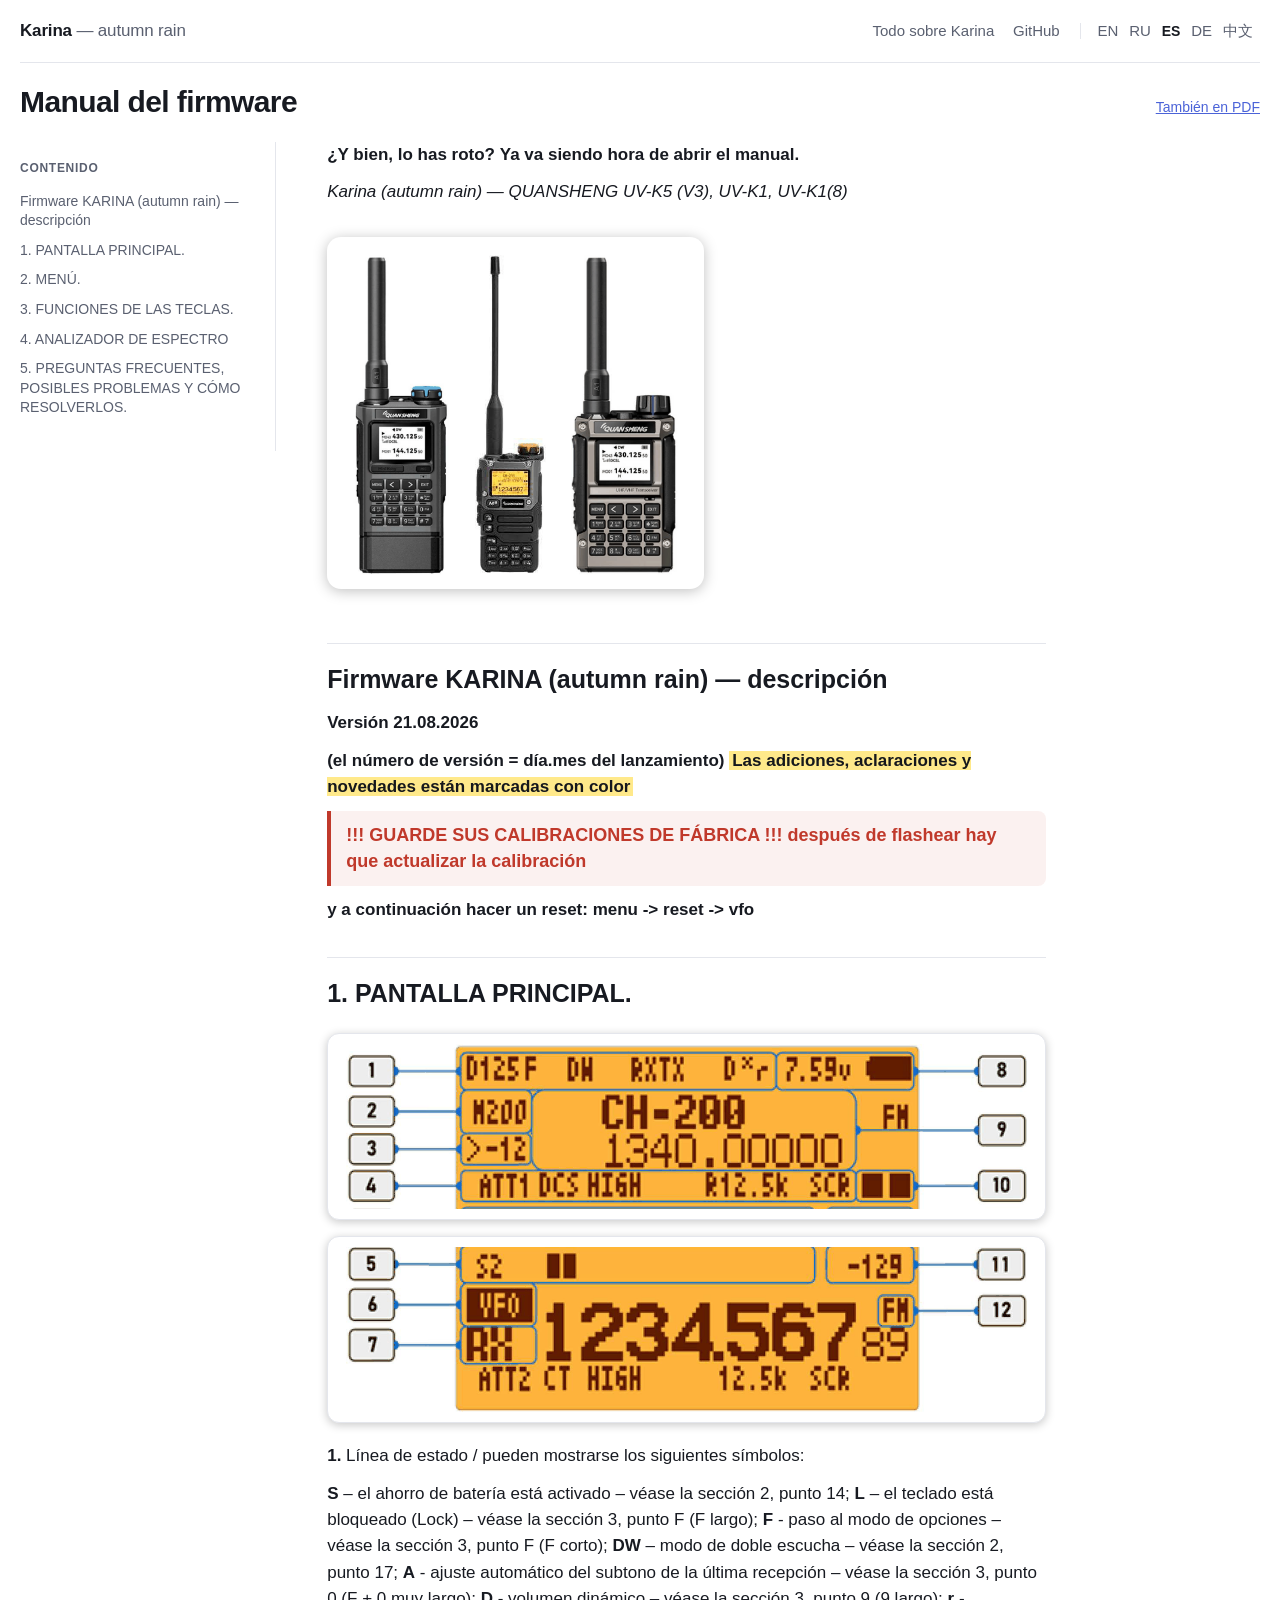
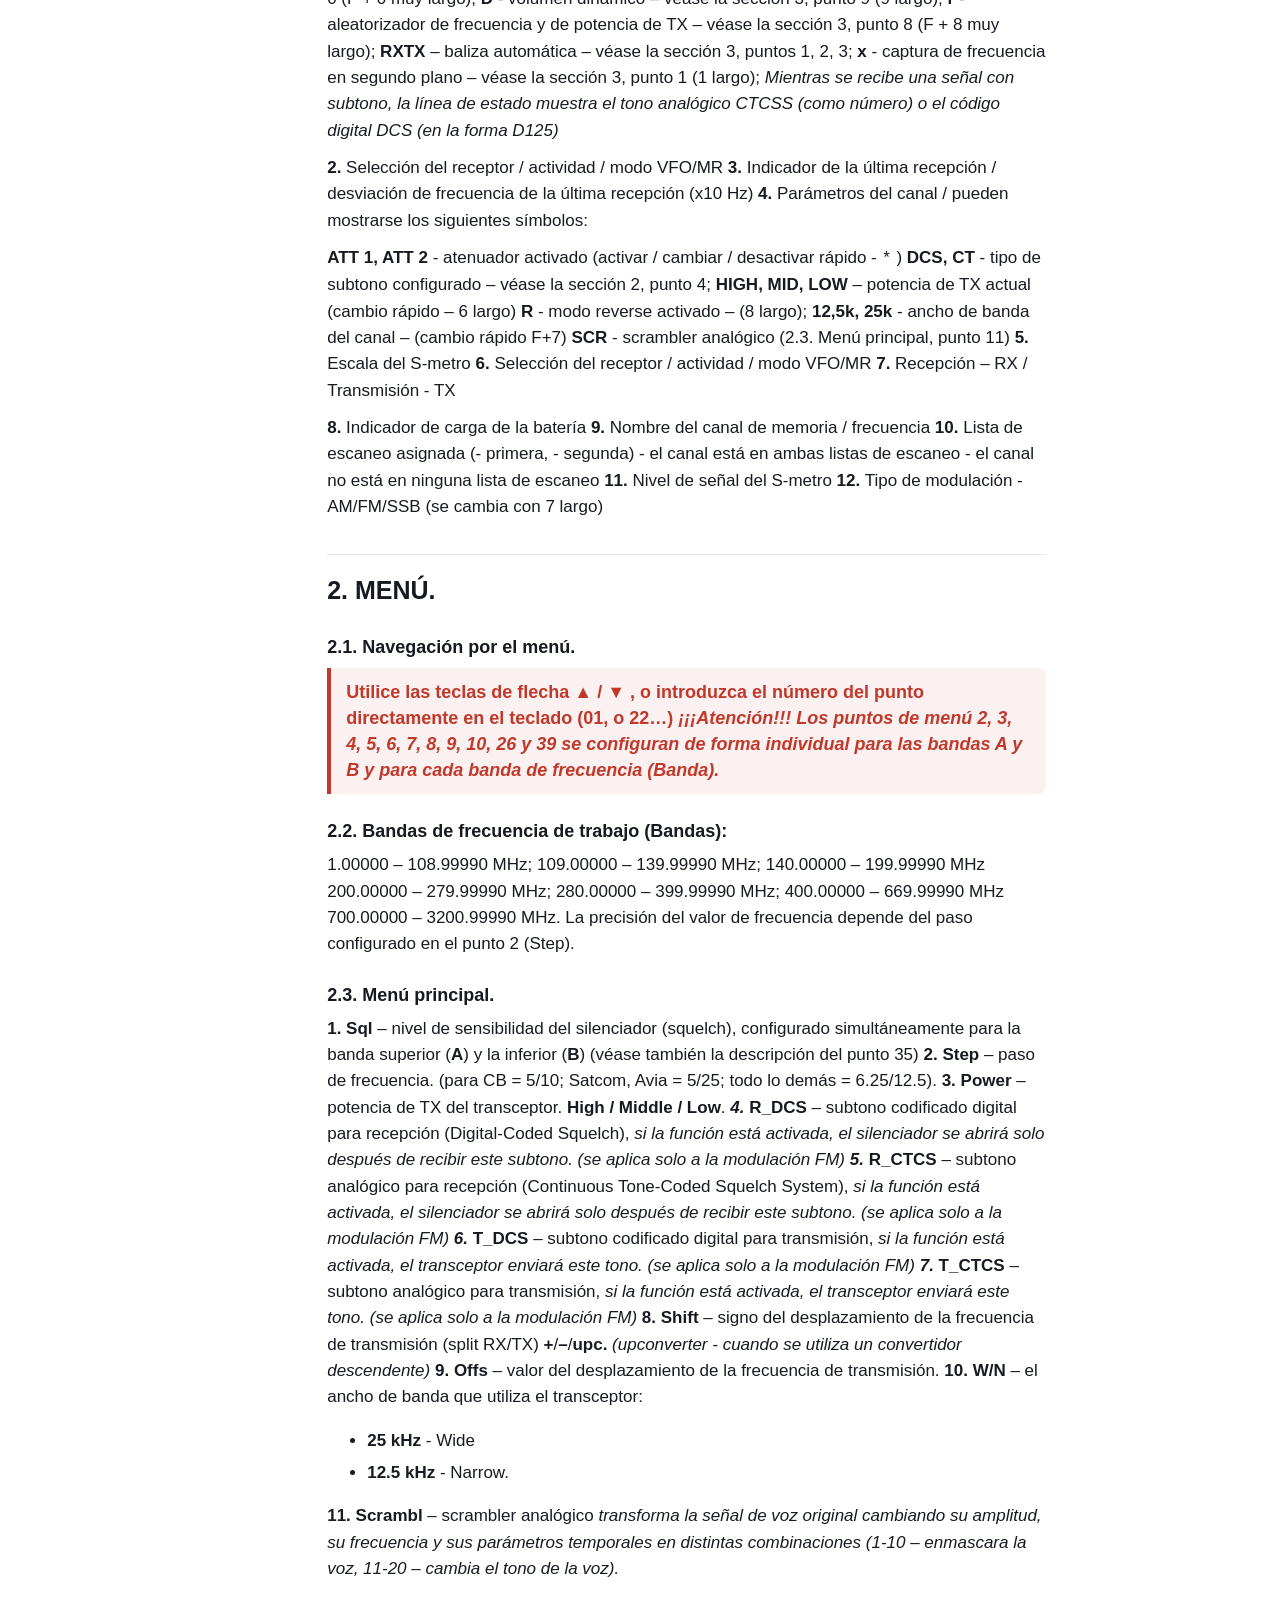
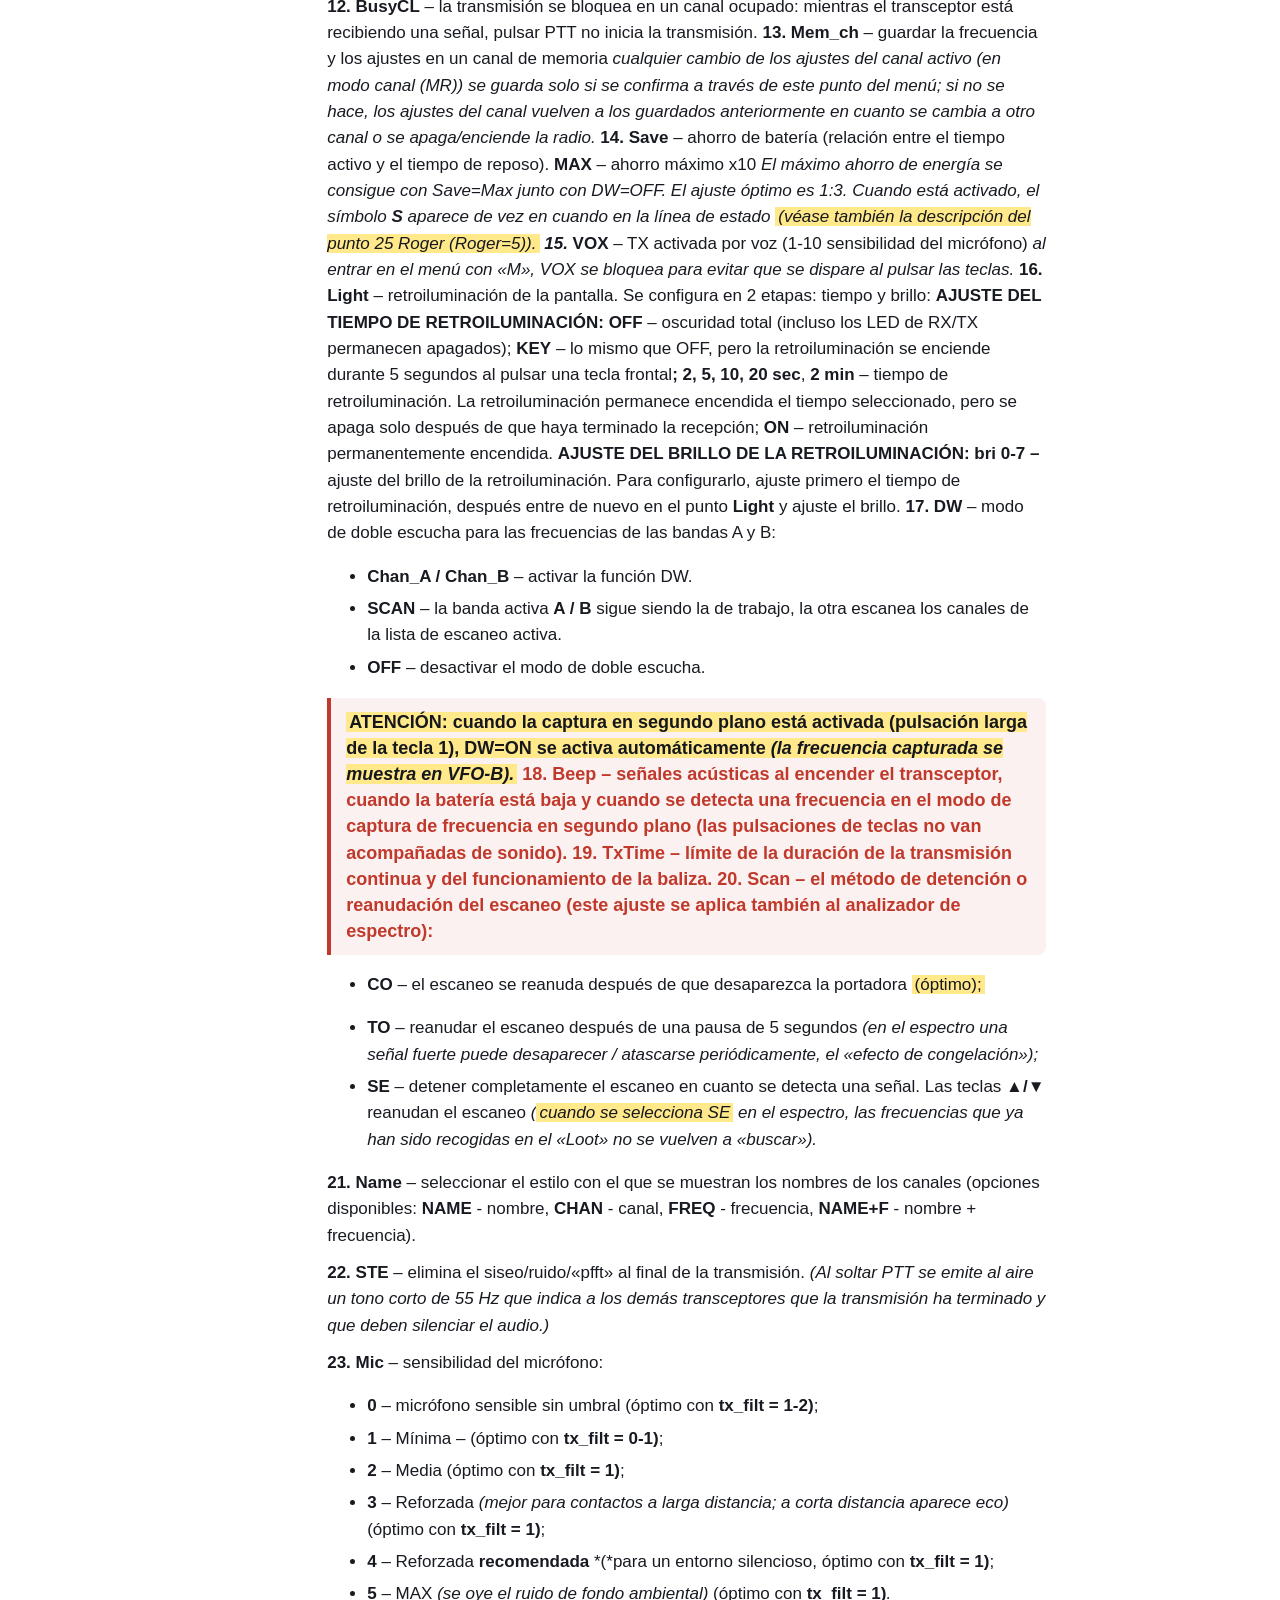
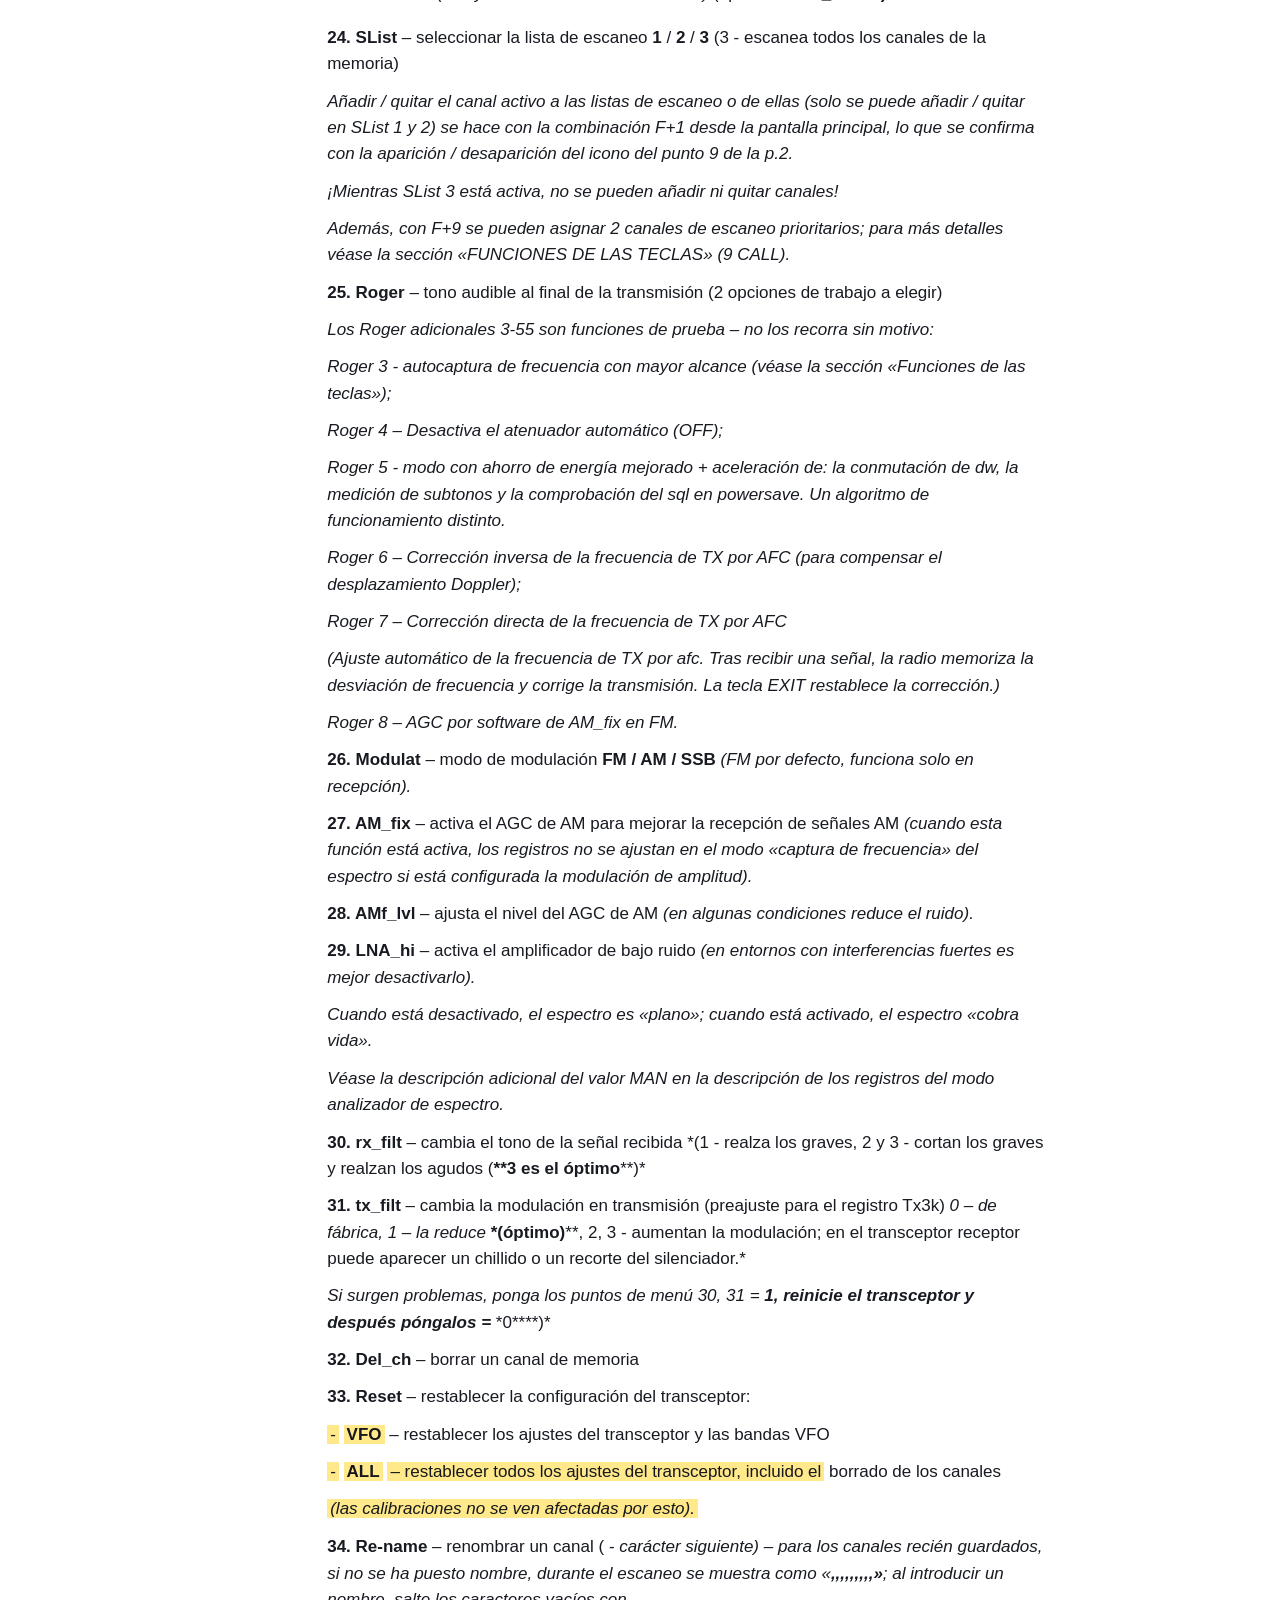
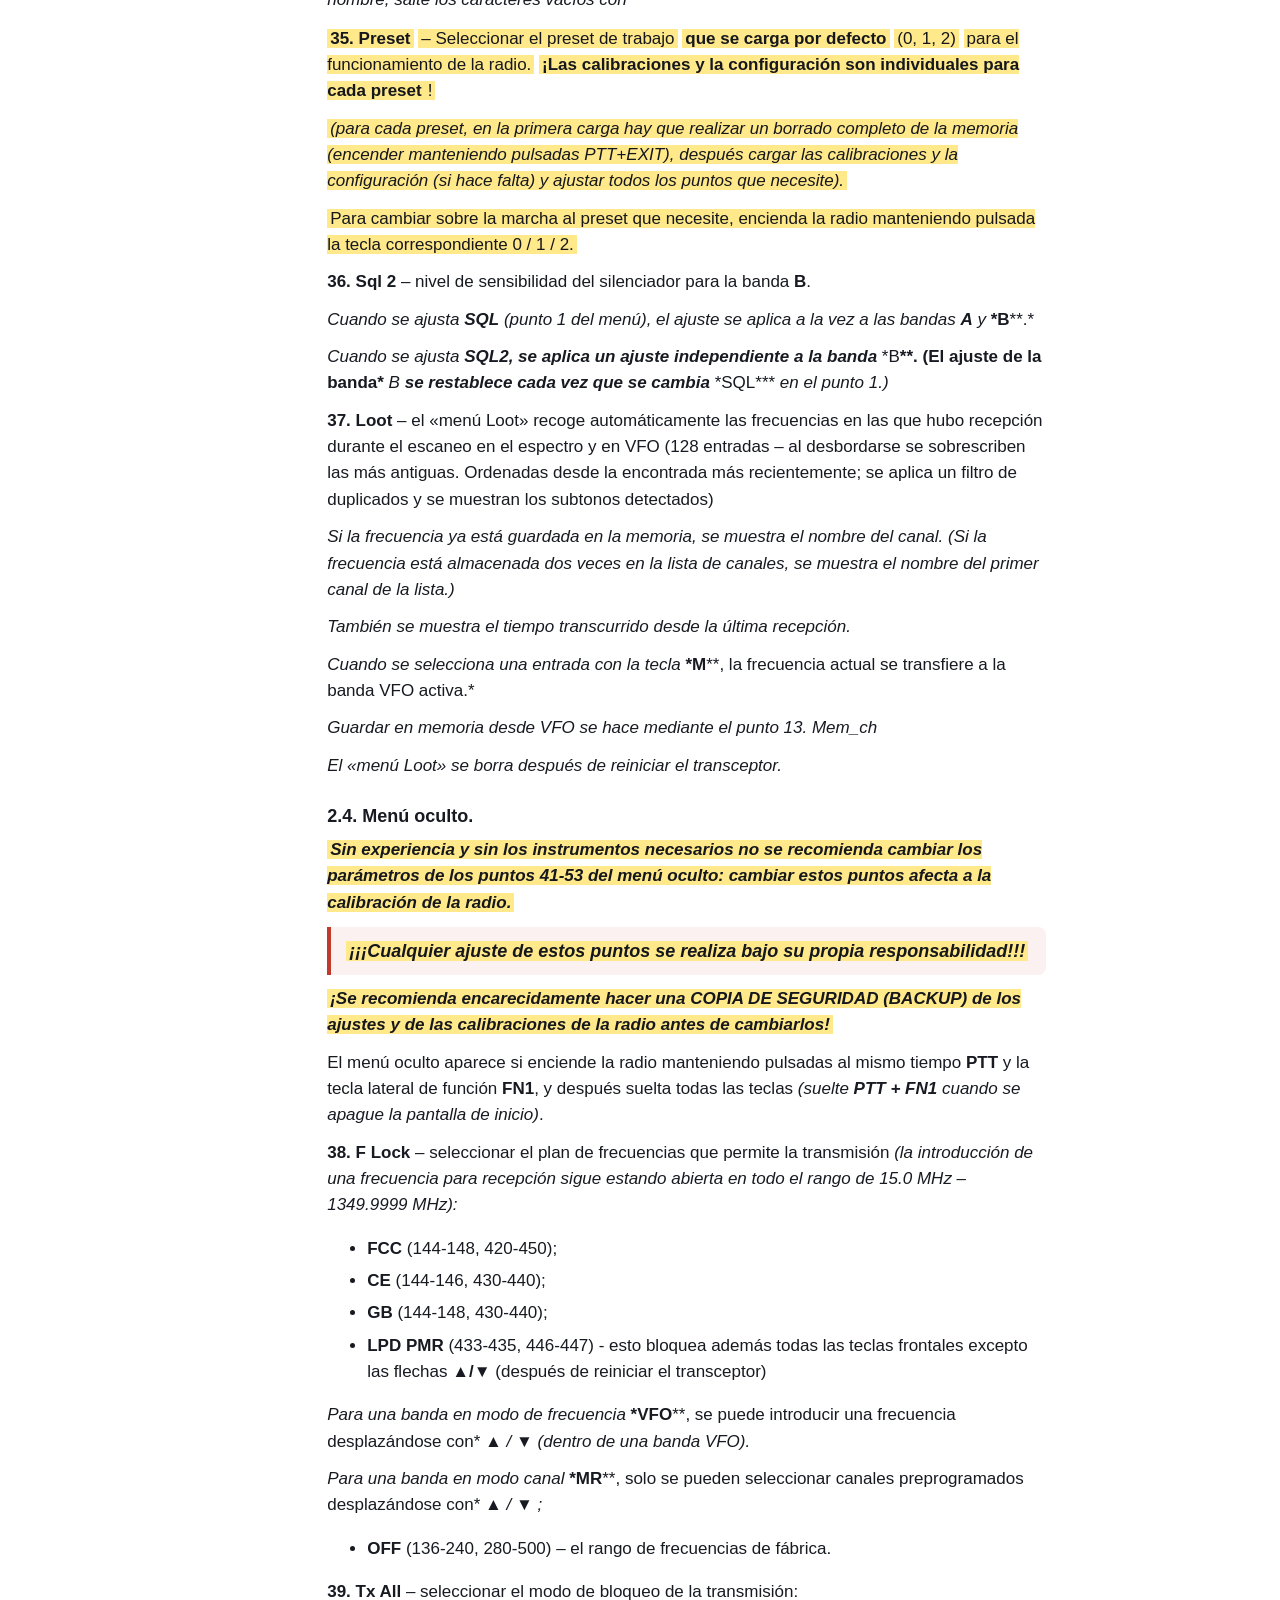
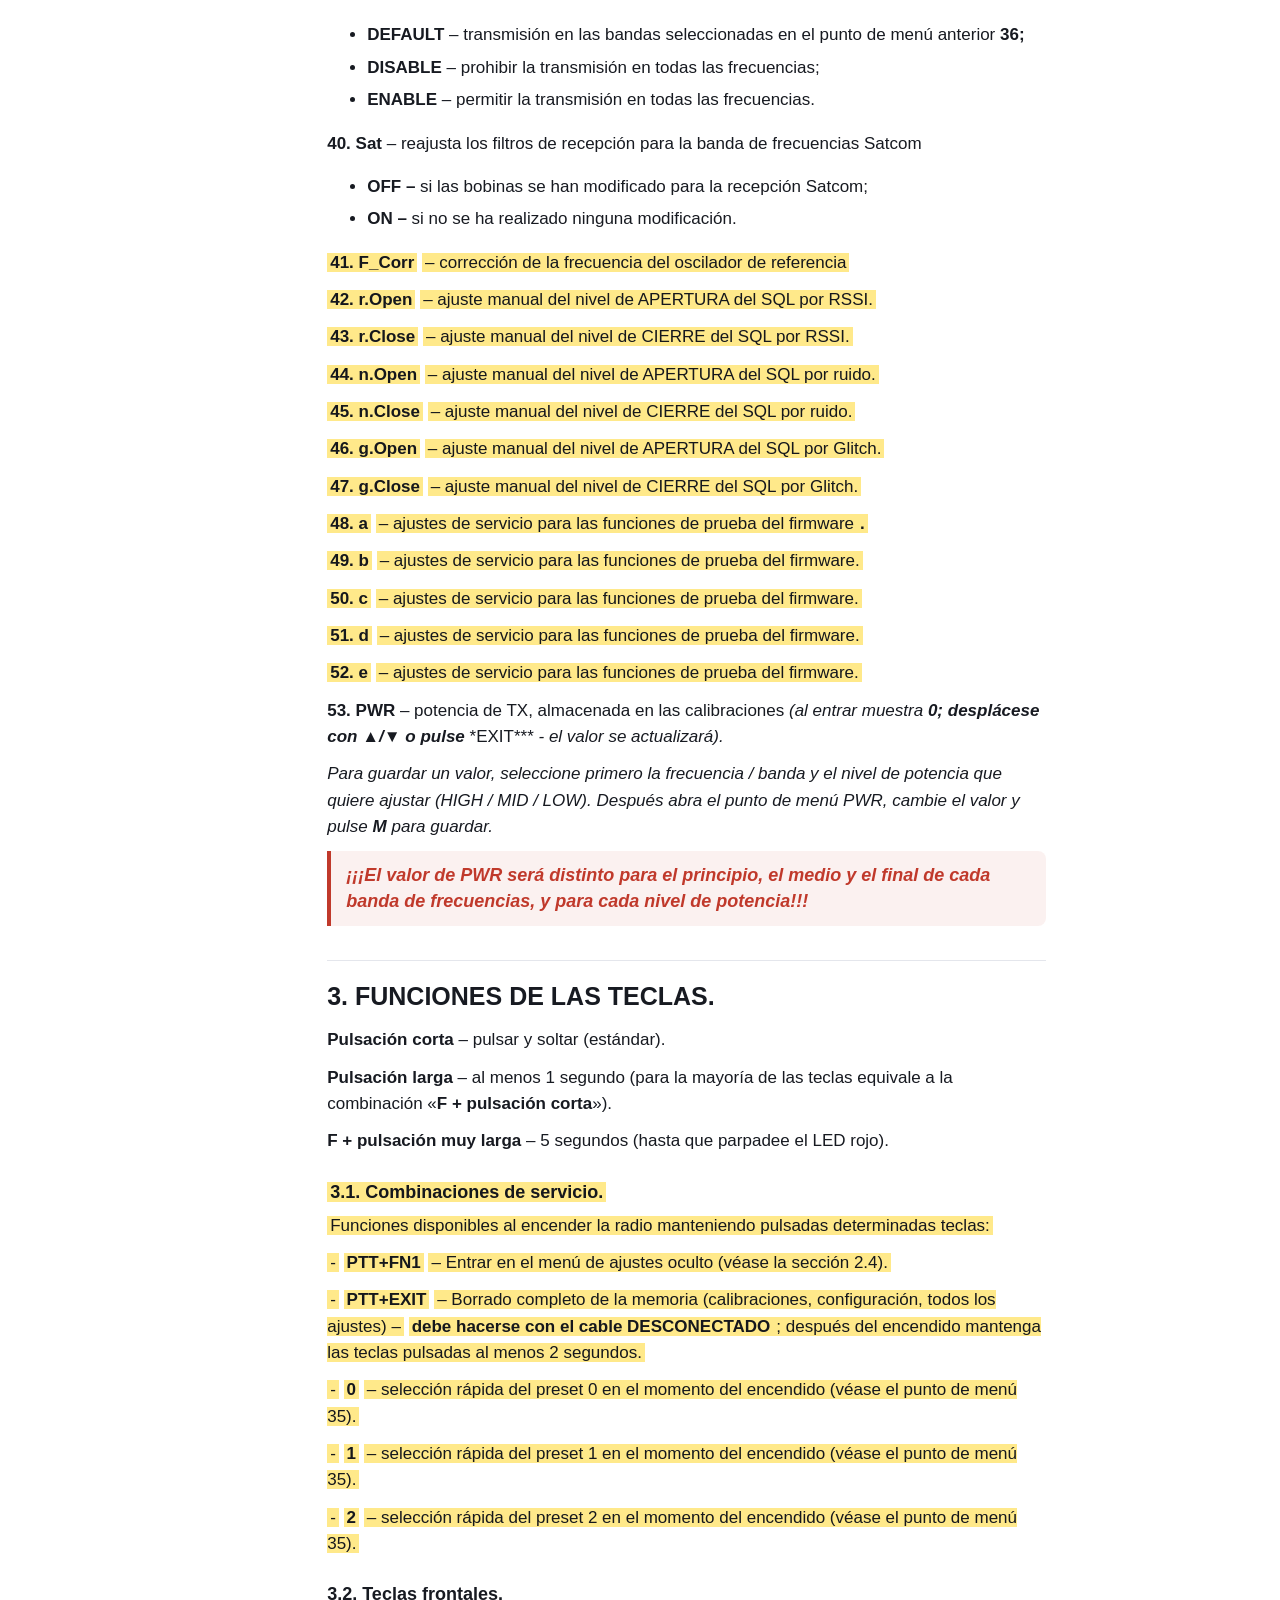
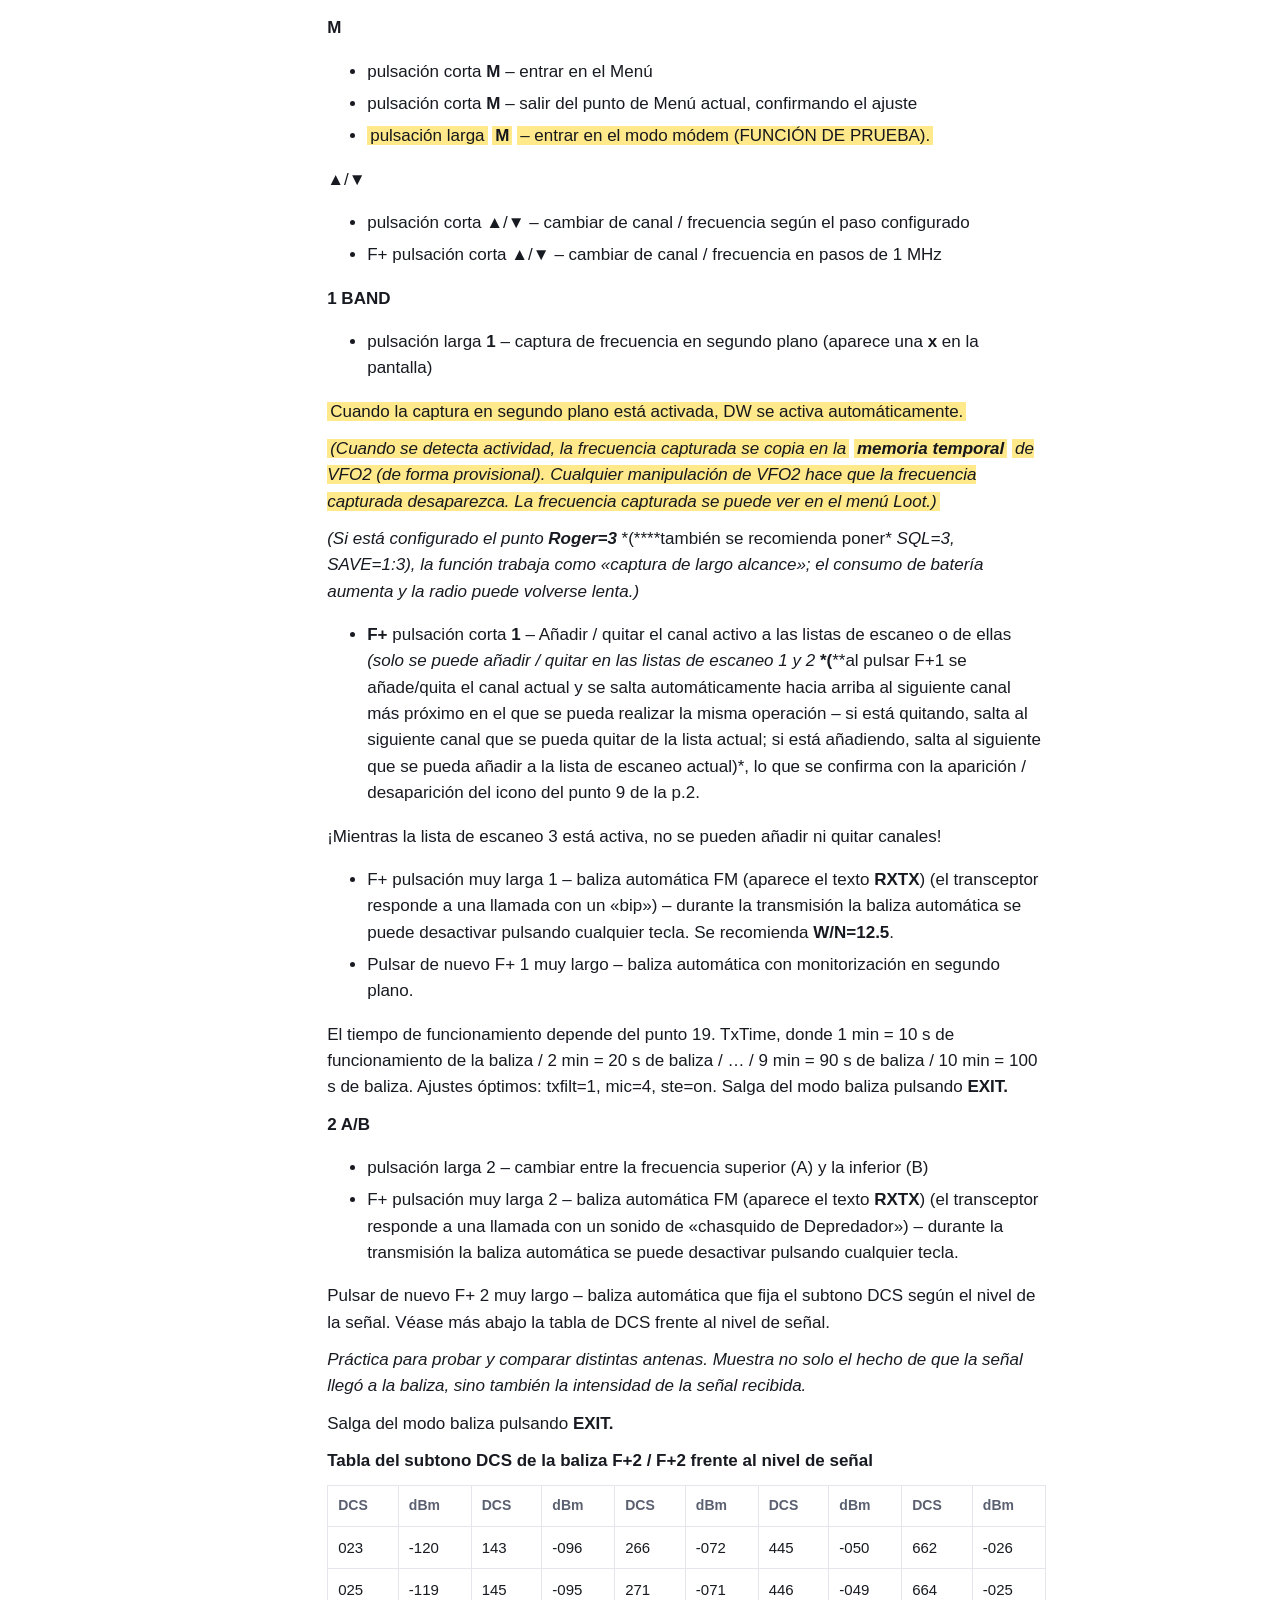
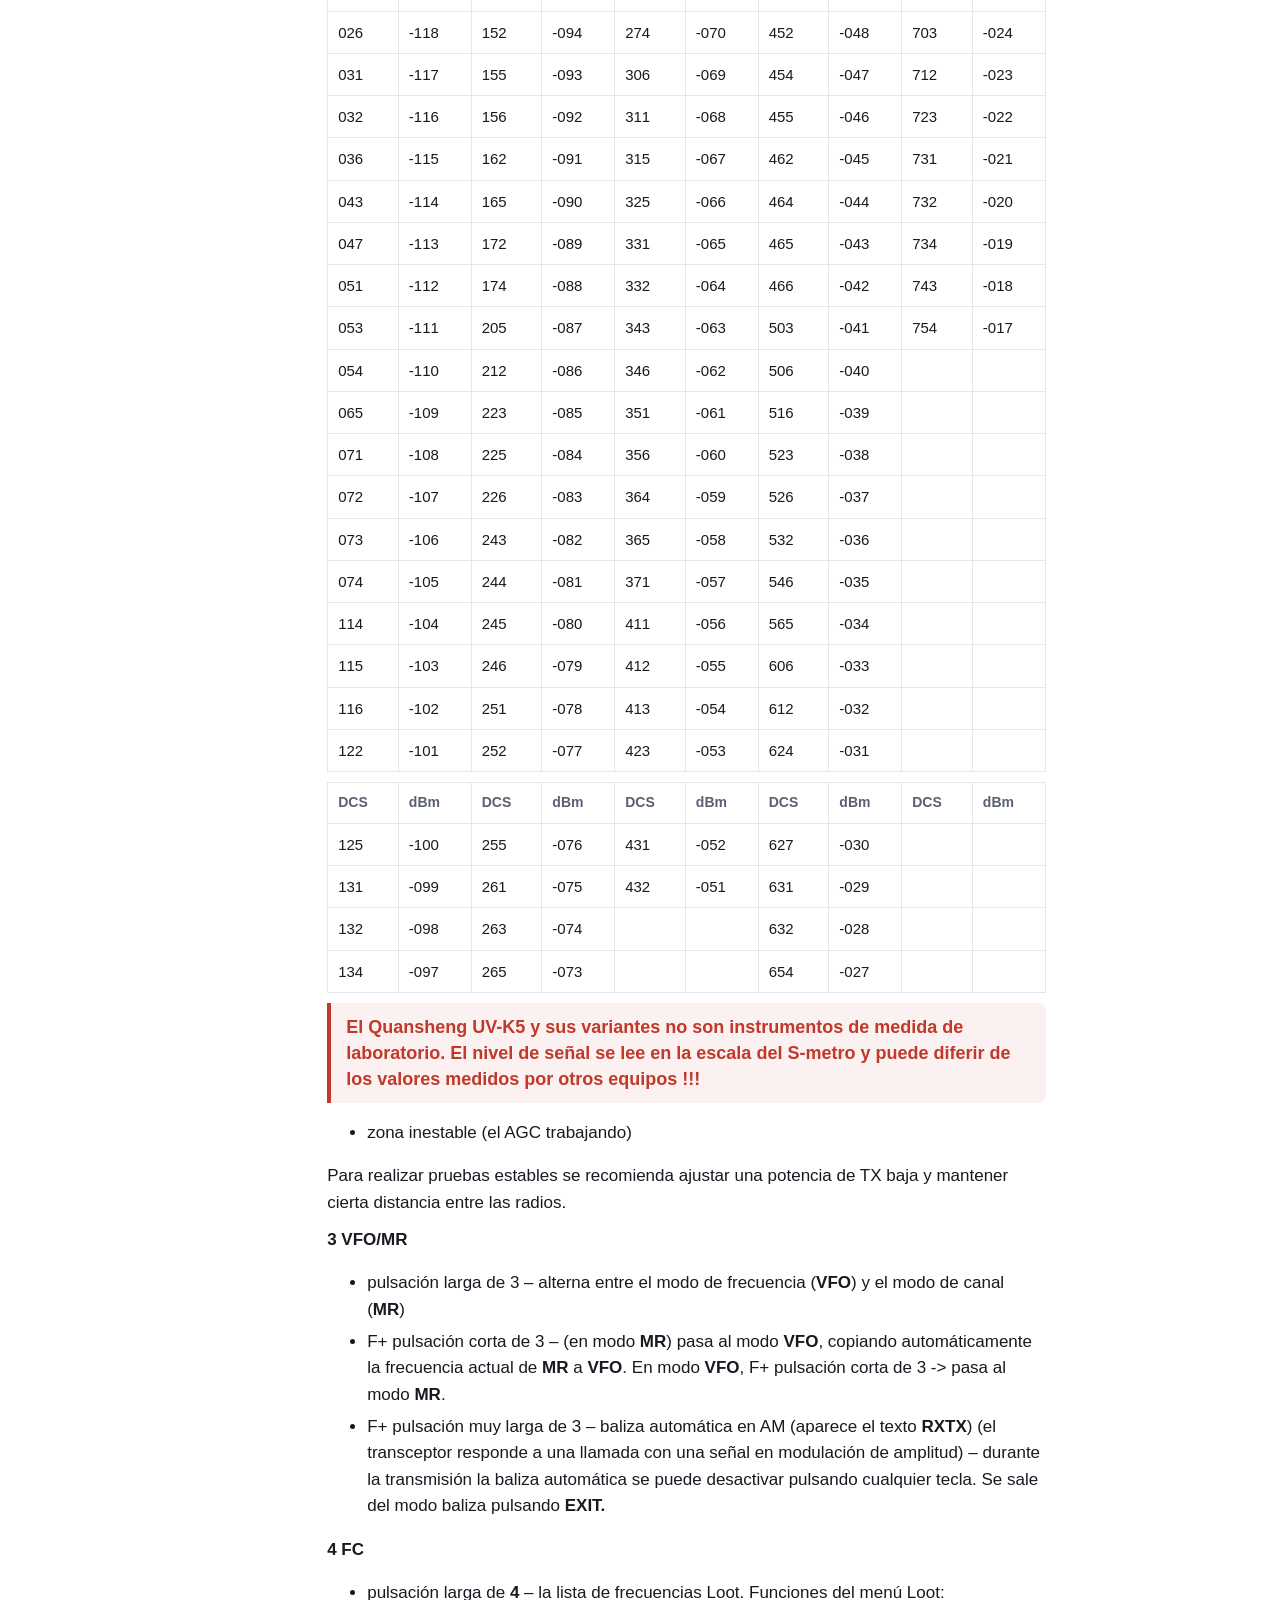
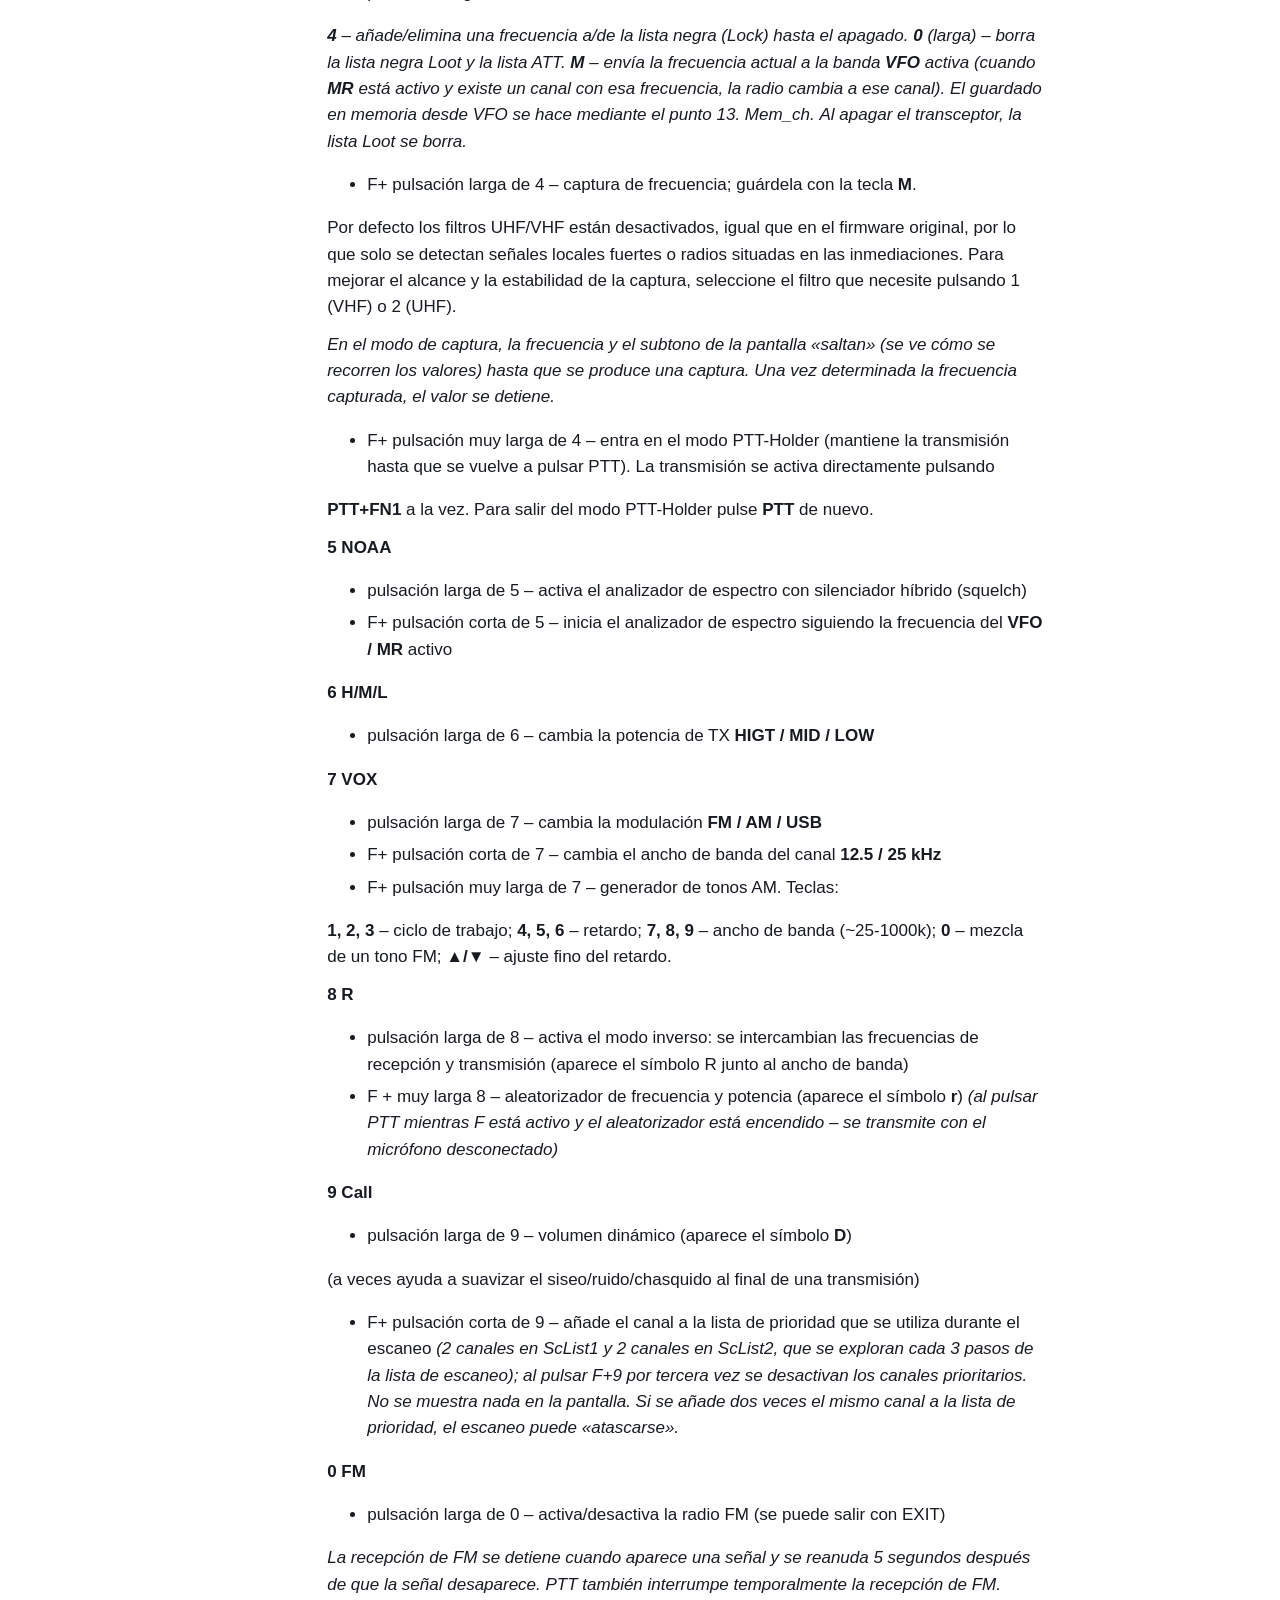
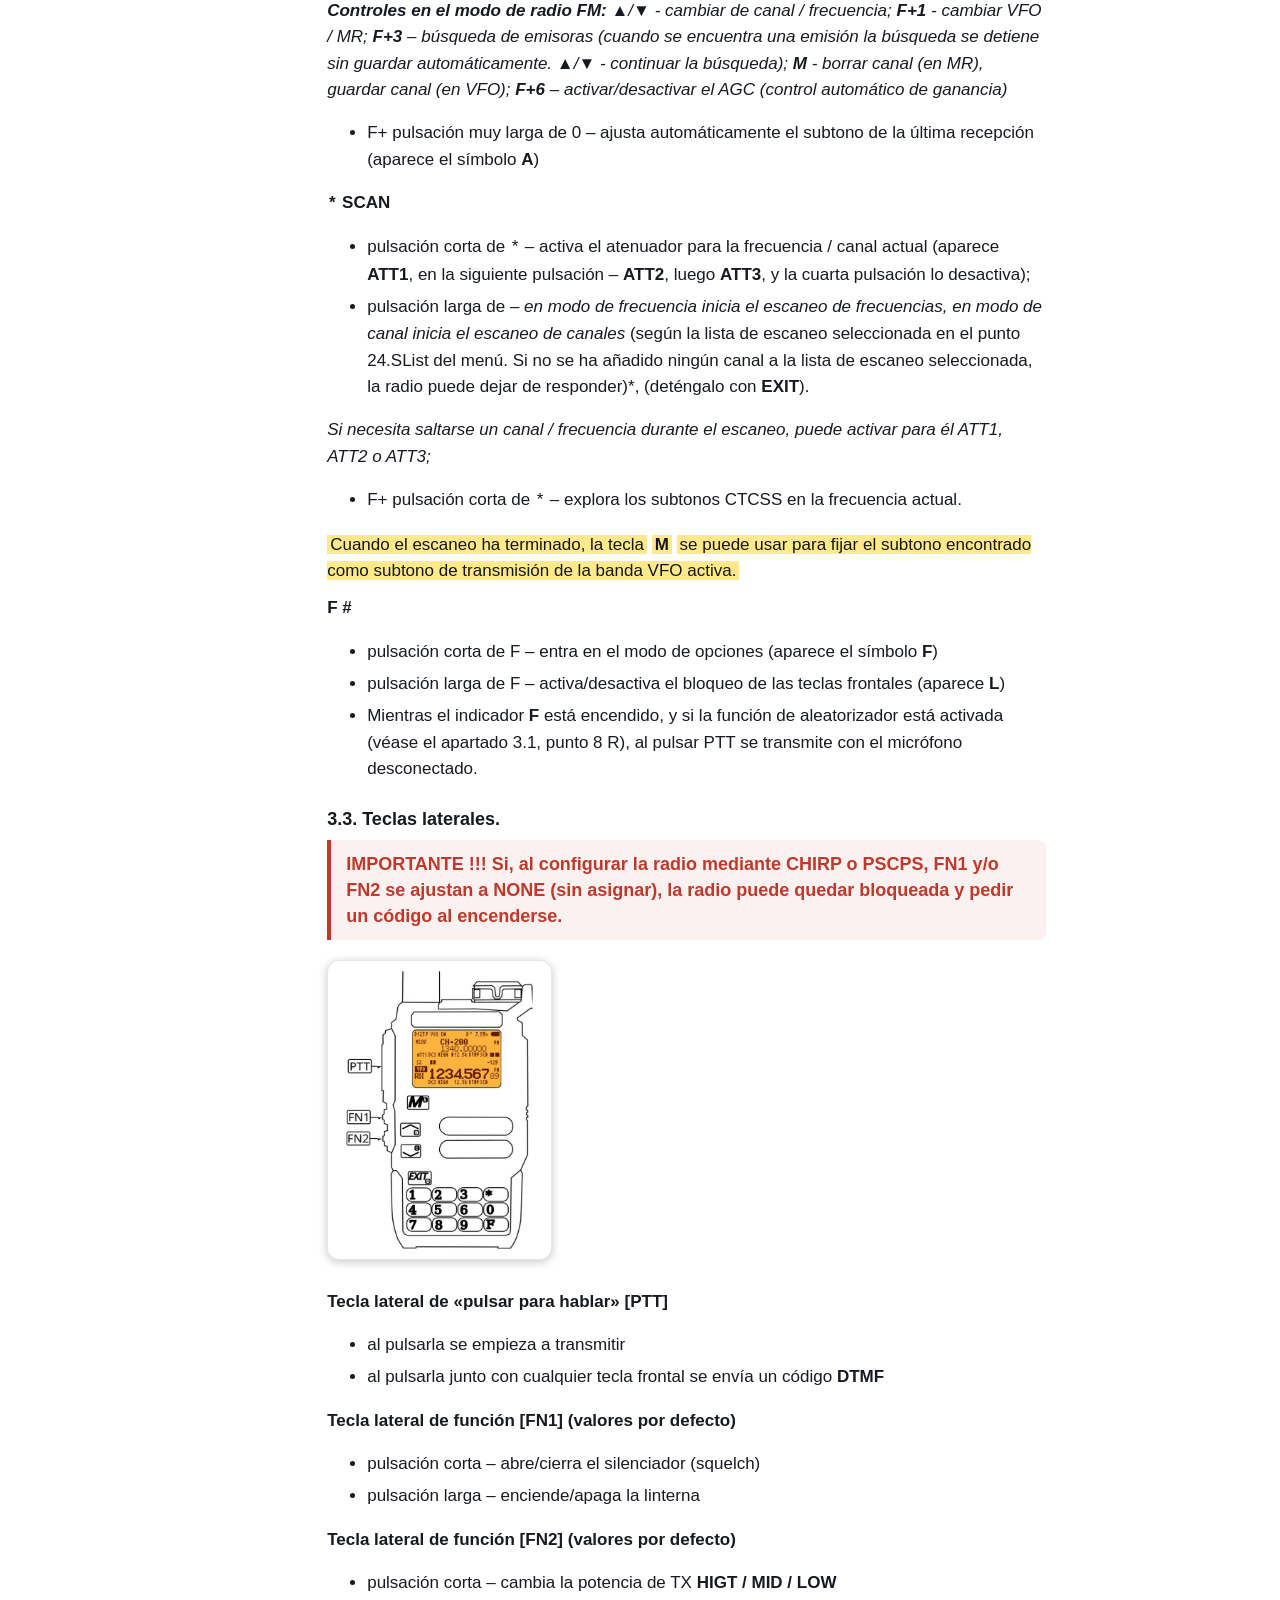
<file: docs/es/manual/index.html>
<!doctype html>
<html lang="es">
<head>
<meta charset="utf-8">
<meta name="viewport" content="width=device-width, initial-scale=1">
<title>Manual del firmware — Karina</title>
<meta name="description" content="Manual del firmware — Karina (autumn rain), Quansheng UV-K5 V3 / UV-K1.">
<link rel="canonical" href="https://autumn1rain.github.io/karina-v3-k1/es/manual/">
<link rel="stylesheet" href="../../assets/style.css">
</head>
<body>
<div class="wrap doc-wrap">
<header class="top">
  <div class="brand">Karina <span>— autumn rain</span></div>
  <nav><a href="../../es/">Todo sobre Karina</a> <a href="https://github.com/autumn1rain/karina-v3-k1">GitHub</a>
       <span class="langsel"><a href="https://autumn1rain.github.io/karina-v3-k1/manual/" hreflang="en" title="English">EN</a> <a href="https://autumn1rain.github.io/karina-v3-k1/ru/manual/" hreflang="ru" title="Русский">RU</a> <b>ES</b> <a href="https://autumn1rain.github.io/karina-v3-k1/de/manual/" hreflang="de" title="Deutsch">DE</a> <a href="https://autumn1rain.github.io/karina-v3-k1/zh/manual/" hreflang="zh" title="中文">中文</a></span></nav>
</header>
<div class="doc-top">
  <h1>Manual del firmware</h1>
  <p class="sub"><a href="https://github.com/autumn1rain/karina-v3-k1/blob/main/karina-v3-k1-manual-en.pdf">También en PDF</a></p>
</div>
<div class="doc">
  <aside class="toc"><b>Contenido</b><a href="#s1">Firmware KARINA (autumn rain) — descripción</a><a href="#s3">1. PANTALLA PRINCIPAL.</a><a href="#s4">2. MENÚ.</a><a href="#s5">3. FUNCIONES DE LAS TECLAS.</a><a href="#s6">4. ANALIZADOR DE ESPECTRO</a><a href="#s7">5. PREGUNTAS FRECUENTES, POSIBLES PROBLEMAS Y CÓMO RESOLVERLOS.</a></aside>
  <article class="body"><p><b>¿Y bien, lo has roto?</b> <b>Ya va siendo hora de abrir el manual.</b></p>
<p><i>Karina (autumn rain) — QUANSHENG UV-K5 (V3), UV-K1, UV-K1(8)</i></p>
<p class="shot hero"><img src="../../assets/docs/manual/p01_2.png" alt="screenshot"><img src="../../assets/docs/manual/p01_1.png" alt="screenshot"><img src="../../assets/docs/manual/p01_3.png" alt="screenshot"></p>
<h2 id="s1">Firmware KARINA (autumn rain) — descripción<a class="anchor" href="#s1">#</a></h2>
<p><b>Versión 21.08.2026</b></p>
<p><b>(el número de versión = día.mes del lanzamiento)</b> <mark><b>Las adiciones, aclaraciones y novedades están marcadas con color</b></mark></p>
<p class="danger"> <b>!!! GUARDE SUS CALIBRACIONES DE FÁBRICA !!!</b> <b>después de flashear hay que actualizar la calibración</b></p>
<p><b>y a continuación hacer un reset: menu -&gt; reset -&gt; vfo</b></p>
<h2 id="s3">1. PANTALLA PRINCIPAL.<a class="anchor" href="#s3">#</a></h2>
<p class="shot row"><img src="../../assets/docs/manual/p03_1.png" alt="screenshot" class="wide"><img src="../../assets/docs/manual/p03_2.png" alt="screenshot" class="wide"></p>
<p><b>1.</b> Línea de estado / pueden mostrarse los siguientes símbolos:</p>
<p><b>S</b> – el ahorro de batería está activado – véase la sección 2, punto 14; <b>L</b> – el teclado está bloqueado (Lock) – véase la sección 3, punto F (F largo); <b>F</b> - paso al modo de opciones – véase la sección 3, punto F (F corto); <b>DW</b> – modo de doble escucha – véase la sección 2, punto 17; <b>A</b> - ajuste automático del subtono de la última recepción – véase la sección 3, punto 0 (F + 0 muy largo); <b>D</b> - volumen dinámico – véase la sección 3, punto 9 (9 largo); <b>r</b> - aleatorizador de frecuencia y de potencia de TX – véase la sección 3, punto 8 (F + 8 muy largo); <b>RXTX</b> – baliza automática – véase la sección 3, puntos 1, 2, 3; <b>x</b> - captura de frecuencia en segundo plano – véase la sección 3, punto 1 (1 largo); <i>Mientras se recibe una señal con subtono, la línea de estado muestra el</i> <i>tono analógico CTCSS (como número) o el código digital DCS (en la forma D125)</i></p>
<p><b>2.</b> Selección del receptor / actividad / modo VFO/MR <b>3.</b> Indicador de la última recepción / desviación de frecuencia de la última recepción (x10 Hz) <b>4.</b> Parámetros del canal / pueden mostrarse los siguientes símbolos:</p>
<p><b>ATT 1, ATT 2</b> - atenuador activado (activar / cambiar / desactivar rápido - <code>*</code> ) <b>DCS, CT</b> - tipo de subtono configurado – véase la sección 2, punto 4; <b>HIGH, MID, LOW</b> – potencia de TX actual (cambio rápido – 6 largo) <b>R</b> - modo reverse activado – (8 largo); <b>12,5k, 25k</b> - ancho de banda del canal – (cambio rápido F+7) <b>SCR</b> - scrambler analógico (2.3. Menú principal, punto 11) <b>5.</b> Escala del S-metro <b>6.</b> Selección del receptor / actividad / modo VFO/MR <b>7.</b> Recepción – RX / Transmisión - TX</p>
<p><b>8.</b> Indicador de carga de la batería <b>9.</b> Nombre del canal de memoria / frecuencia <b>10.</b> Lista de escaneo asignada (- primera, - segunda) - el canal está en ambas listas de escaneo - el canal no está en ninguna lista de escaneo <b>11.</b> Nivel de señal del S-metro <b>12.</b> Tipo de modulación - AM/FM/SSB (se cambia con 7 largo)</p>
<h2 id="s4">2. MENÚ.<a class="anchor" href="#s4">#</a></h2>
<h3>2.1. Navegación por el menú.</h3>
<p class="danger"><b>Utilice las teclas de flecha</b> ▲ <b>/</b> ▼ <b>, o introduzca el número del punto directamente en el teclado (01, o 22…)</b> <b><i>¡¡¡Atención!!!</b></i> <i>Los puntos de menú 2, 3, 4, 5, 6, 7, 8, 9, 10, 26 y 39 se configuran</i> <i>de forma individual para las bandas A y B y para cada banda de frecuencia (Banda).</i></p>
<h3>2.2. Bandas de frecuencia de trabajo (Bandas):</h3>
<p>1.00000 – 108.99990 MHz; 109.00000 – 139.99990 MHz; 140.00000 – 199.99990 MHz 200.00000 – 279.99990 MHz; 280.00000 – 399.99990 MHz; 400.00000 – 669.99990 MHz 700.00000 – 3200.99990 MHz. La precisión del valor de frecuencia depende del paso configurado en el punto 2 (Step).</p>
<h3>2.3. Menú principal.</h3>
<p><b>1.</b> <b>Sql</b> – nivel de sensibilidad del silenciador (squelch), configurado simultáneamente para la banda superior (<b>A</b>) y la inferior (<b>B</b>) (véase también la descripción del punto 35) <b>2.</b> <b>Step</b> – paso de frecuencia. (para CB = 5/10; Satcom, Avia = 5/25; todo lo demás = 6.25/12.5). <b>3.</b> <b>Power</b> – potencia de TX del transceptor. <b>High / Middle / Low</b>. <b><i>4.</b></i> <b>R_DCS</b> – subtono codificado digital para recepción (Digital-Coded Squelch), <i>si la función está activada, el silenciador se abrirá solo después de recibir este subtono. (se aplica solo a la modulación FM)</i> <b><i>5.</b></i> <b>R_CTCS</b> – subtono analógico para recepción (Continuous Tone-Coded Squelch System), <i>si la función está activada, el silenciador se abrirá solo después de recibir este subtono. (se aplica solo a la modulación FM)</i> <b><i>6.</b></i> <b>T_DCS</b> – subtono codificado digital para transmisión, <i>si la función está activada, el transceptor enviará este tono. (se aplica solo a la modulación FM)</i> <b><i>7.</b></i> <b>T_CTCS</b> – subtono analógico para transmisión, <i>si la función está activada, el transceptor enviará este tono. (se aplica solo a la modulación FM)</i> <b>8.</b> <b>Shift</b> – signo del desplazamiento de la frecuencia de transmisión (split RX/TX) <b>+</b>/<b>–</b>/<b>upc.</b> <i>(upconverter - cuando se utiliza un convertidor descendente)</i> <b>9.</b> <b>Offs</b> – valor del desplazamiento de la frecuencia de transmisión. <b>10. W/N</b> – el ancho de banda que utiliza el transceptor:</p>
<ul>
<li><b>25 kHz</b> - Wide</li>
<li><b>12.5 kHz</b> - Narrow.</li>
</ul>
<p><b>11. Scrambl</b> – scrambler analógico <i>transforma la señal de voz original cambiando su amplitud, su frecuencia y sus parámetros temporales en distintas combinaciones (1-10 – enmascara la voz, 11-20 – cambia el tono de la voz).</i></p>
<p><b>12. BusyCL</b> – la transmisión se bloquea en un canal ocupado: mientras el transceptor está recibiendo una señal, pulsar PTT no inicia la transmisión. <b>13. Mem_ch</b> – guardar la frecuencia y los ajustes en un canal de memoria <i>cualquier cambio de los ajustes del canal activo (en modo canal (MR)) se guarda solo si se confirma a través de este punto del menú; si no se hace, los ajustes del canal vuelven a los guardados anteriormente en cuanto se cambia a otro canal o se apaga/enciende la radio.</i> <b>14. Save</b> – ahorro de batería (relación entre el tiempo activo y el tiempo de reposo). <b>MAX</b> – ahorro máximo x10 <i>El máximo ahorro de energía se consigue con Save=Max junto con DW=OFF. El ajuste óptimo es 1:3. Cuando está activado, el símbolo</i> <b><i>S</b></i> <i>aparece de vez en cuando en la línea de estado</i> <mark><i>(véase también la descripción del punto 25 Roger (Roger=5)).</i></mark> <b><i>15.</b></i> <b>VOX</b> – TX activada por voz (1-10 sensibilidad del micrófono) <i>al entrar en el menú con «M», VOX se bloquea para evitar que se dispare al pulsar las teclas.</i> <b>16. Light</b> – retroiluminación de la pantalla. Se configura en 2 etapas: tiempo y brillo: <b>AJUSTE DEL TIEMPO DE RETROILUMINACIÓN:</b> <b>OFF</b> – oscuridad total (incluso los LED de RX/TX permanecen apagados); <b>KEY</b> – lo mismo que OFF, pero la retroiluminación se enciende durante 5 segundos al pulsar una tecla frontal<b>;</b> <b>2, 5, 10, 20 sec</b>, <b>2 min</b> – tiempo de retroiluminación. La retroiluminación permanece encendida el tiempo seleccionado, pero se apaga solo después de que haya terminado la recepción; <b>ON</b> – retroiluminación permanentemente encendida. <b>AJUSTE DEL BRILLO DE LA RETROILUMINACIÓN:</b> <b>bri 0-7 –</b> ajuste del brillo de la retroiluminación. Para configurarlo, ajuste primero el tiempo de retroiluminación, después entre de nuevo en el punto <b>Light</b> y ajuste el brillo. <b>17. DW</b> – modo de doble escucha para las frecuencias de las bandas A y B:</p>
<ul>
<li><b>Chan_A / Chan_B</b> – activar la función DW.</li>
<li><b>SCAN</b> – la banda activa <b>A / B</b> sigue siendo la de trabajo, la otra escanea los canales de la lista de escaneo activa.</li>
<li><b>OFF</b> – desactivar el modo de doble escucha.</li>
</ul>
<p class="danger"><mark><b>ATENCIÓN</b>: cuando la captura en segundo plano está activada (pulsación larga de la tecla 1), DW=ON se activa automáticamente <i>(la frecuencia capturada se muestra en VFO-B).</i></mark> <b>18. Beep</b> – señales acústicas al encender el transceptor, cuando la batería está baja y cuando se detecta una frecuencia en el modo de captura de frecuencia en segundo plano (las pulsaciones de teclas no van acompañadas de sonido). <b>19. TxTime</b> – límite de la duración de la transmisión continua y del funcionamiento de la baliza. <b>20. Scan</b> – el método de detención o reanudación del escaneo (este ajuste se aplica también al analizador de espectro):</p>
<ul>
<li><b>CO</b> – el escaneo se reanuda después de que desaparezca la portadora <mark>(óptimo);</mark></li>
</ul>
<ul>
<li><b>TO</b> – reanudar el escaneo después de una pausa de 5 segundos <i>(en el espectro una señal fuerte puede desaparecer / atascarse periódicamente, el «efecto de congelación»);</i></li>
<li><b>SE</b> – detener completamente el escaneo en cuanto se detecta una señal. Las teclas ▲<b>/</b>▼ reanudan el escaneo <i>(</i><mark><i>cuando se selecciona SE</i></mark> <i>en el espectro, las frecuencias que ya han sido recogidas en el «Loot» no se vuelven a «buscar»).</i></li>
</ul>
<p><b>21. Name</b> – seleccionar el estilo con el que se muestran los nombres de los canales (opciones disponibles: <b>NAME</b> - nombre, <b>CHAN</b> - canal, <b>FREQ</b> - frecuencia, <b>NAME+F</b> - nombre + frecuencia).</p>
<p><b>22. STE</b> – elimina el siseo/ruido/«pfft» al final de la transmisión. <i>(Al soltar PTT se emite al aire un tono corto de 55 Hz que indica a los demás transceptores que la transmisión ha terminado y que deben silenciar el audio.)</i></p>
<p><b>23. Mic</b> – sensibilidad del micrófono:</p>
<ul>
<li><b>0</b> – micrófono sensible sin umbral (óptimo con <b>tx_filt = 1-2)</b>;</li>
<li><b>1</b> – Mínima – (óptimo con <b>tx_filt = 0-1)</b>;</li>
<li><b>2</b> – Media (óptimo con <b>tx_filt = 1)</b>;</li>
<li><b>3</b> – Reforzada <i>(mejor para contactos a larga distancia; a corta distancia aparece eco)</i> (óptimo con <b>tx_filt = 1)</b>;</li>
<li><b>4</b> – Reforzada <b>recomendada</b> *(*para un entorno silencioso, óptimo con <b>tx_filt = 1)</b>;</li>
<li><b>5</b> – MAX <i>(se oye el ruido de fondo ambiental)</i> (óptimo con <b>tx_filt = 1)</b><i>.</i></li>
</ul>
<p><b>24. SList</b> – seleccionar la lista de escaneo <b>1</b> / <b>2</b> / <b>3</b> (3 - escanea todos los canales de la memoria)</p>
<p><i>Añadir / quitar el canal activo a las listas de escaneo o de ellas (solo se puede añadir / quitar en SList 1 y 2) se hace con la combinación F+1 desde la pantalla principal, lo que se confirma con la aparición / desaparición del icono del punto 9 de la p.2.</i></p>
<p><i>¡Mientras SList 3 está activa, no se pueden añadir ni quitar canales!</i></p>
<p><i>Además, con F+9 se pueden asignar 2 canales de escaneo prioritarios; para más detalles véase la sección «FUNCIONES DE LAS TECLAS» (9 CALL).</i></p>
<p><b>25. Roger</b> – tono audible al final de la transmisión (2 opciones de trabajo a elegir)</p>
<p><i>Los Roger adicionales 3-55 son funciones de prueba – no los recorra sin motivo:</i></p>
<p><i>Roger 3 - autocaptura de frecuencia con mayor alcance (véase la sección «Funciones de las teclas»);</i></p>
<p><i>Roger 4 – Desactiva el atenuador automático (OFF);</i></p>
<p><i>Roger 5 - modo con ahorro de energía mejorado + aceleración de: la conmutación de dw, la medición de subtonos y la comprobación del sql en powersave. Un algoritmo de funcionamiento distinto.</i></p>
<p><i>Roger 6 – Corrección inversa de la frecuencia de TX por AFC (para compensar el desplazamiento Doppler);</i></p>
<p><i>Roger 7 – Corrección directa de la frecuencia de TX por AFC</i></p>
<p><i>(Ajuste automático de la frecuencia de TX por afc. Tras recibir una señal, la radio memoriza la desviación de frecuencia y corrige la transmisión. La tecla EXIT restablece la corrección.)</i></p>
<p><i>Roger 8 – AGC por software de AM_fix en FM.</i></p>
<p><b>26. Modulat</b> – modo de modulación <b>FM / AM / SSB</b> <i>(FM por defecto, funciona solo en recepción).</i></p>
<p><b>27. AM_fix</b> – activa el AGC de AM para mejorar la recepción de señales AM <i>(cuando esta función está activa, los registros no se ajustan en el modo «captura de frecuencia» del espectro si está configurada la modulación de amplitud).</i></p>
<p><b>28. AMf_lvl</b> – ajusta el nivel del AGC de AM <i>(en algunas condiciones reduce el ruido).</i></p>
<p><b>29. LNA_hi</b> – activa el amplificador de bajo ruido <i>(en entornos con interferencias fuertes es mejor desactivarlo).</i></p>
<p><i>Cuando está desactivado, el espectro es «plano»; cuando está activado, el espectro «cobra vida».</i></p>
<p><i>Véase la descripción adicional del valor MAN en la descripción de los registros del modo analizador de espectro.</i></p>
<p><b>30. rx_filt</b> – cambia el tono de la señal recibida *(1 - realza los graves, 2 y 3 - cortan los graves y realzan los agudos (<b>**3 es el óptimo</b>**)*</p>
<p><b>31. tx_filt</b> – cambia la modulación en transmisión (preajuste para el registro Tx3k) <i>0 – de fábrica, 1 – la reduce</i> <b>*(óptimo)</b>**, 2, 3 - aumentan la modulación; en el transceptor receptor puede aparecer un chillido o un recorte del silenciador.*</p>
<p><i>Si surgen problemas, ponga los puntos de menú 30, 31 =</i> <b><i>1</b><b>, reinicie el transceptor y después póngalos =</i> </b>*0****)*</p>
<p><b>32. Del_ch</b> – borrar un canal de memoria</p>
<p><b>33. Reset</b> – restablecer la configuración del transceptor:</p>
<p><mark>-</mark> <mark><b>VFO</b></mark> – restablecer los ajustes del transceptor y las bandas VFO</p>
<p><mark>-</mark> <mark><b>ALL</b></mark> <mark>– restablecer todos los ajustes del transceptor, incluido el</mark> borrado de los canales</p>
<p><mark><i>(las calibraciones no se ven afectadas por esto).</i></mark></p>
<p><b>34. Re-name</b> – renombrar un canal (<code><i></code> - carácter siguiente) – para los canales recién guardados, si no se ha puesto nombre, durante el escaneo se muestra como «<b>,,,,,,,,,»</b>; al introducir un nombre, salte los caracteres vacíos con <code></i></code></p>
<p><mark><b>35. Preset</b></mark> <mark>– Seleccionar el preset de trabajo</mark> <mark><b>que se carga por defecto</b></mark> <mark>(0, 1, 2)</mark> <mark>para el funcionamiento de la radio.</mark> <mark><b>¡Las calibraciones y la configuración son individuales para cada preset</b></mark><mark>!</mark></p>
<p><mark><i>(para cada preset, en la primera carga hay que realizar un borrado completo de la memoria (encender manteniendo pulsadas PTT+EXIT), después cargar las calibraciones y la configuración (si hace falta) y ajustar todos los puntos que necesite).</i></mark></p>
<p><mark>Para cambiar sobre la marcha al preset que necesite, encienda la radio manteniendo pulsada la tecla correspondiente 0 / 1 / 2.</mark></p>
<p><b>36. Sql 2</b> – nivel de sensibilidad del silenciador para la banda <b>B</b>.</p>
<p><i>Cuando se ajusta</i> <b><i>SQL</b></i> <i>(punto 1 del menú), el ajuste se aplica a la vez a las bandas</i> <b><i>A</b></i> <i>y</i> <b>*B</b>**.*</p>
<p><i>Cuando se ajusta</i> <b><i>SQL2</b><b>, se aplica un ajuste independiente a la banda</i> </b>*B<b>**. (El ajuste de la banda* </b><i>B<b></i> <i>se restablece cada vez que se cambia</i> </b>*SQL*** <i>en el punto 1.)</i></p>
<p><b>37. Loot</b> – el «menú Loot» recoge automáticamente las frecuencias en las que hubo recepción durante el escaneo en el espectro y en VFO (128 entradas – al desbordarse se sobrescriben las más antiguas. Ordenadas desde la encontrada más recientemente; se aplica un filtro de duplicados y se muestran los subtonos detectados)</p>
<p><i>Si la frecuencia ya está guardada en la memoria, se muestra el nombre del canal. (Si la frecuencia está almacenada dos veces en la lista de canales, se muestra el nombre del primer canal de la lista.)</i></p>
<p><i>También se muestra el tiempo transcurrido desde la última recepción.</i></p>
<p><i>Cuando se selecciona una entrada con la tecla</i> <b>*M</b>**, la frecuencia actual se transfiere a la banda VFO activa.*</p>
<p><i>Guardar en memoria desde VFO se hace mediante el punto 13. Mem_ch</i></p>
<p><i>El «menú Loot» se borra después de reiniciar el transceptor.</i></p>
<h3>2.4. Menú oculto.</h3>
<p><mark><b><i>Sin experiencia y sin los instrumentos necesarios no se recomienda cambiar los parámetros de los puntos 41-53 del menú oculto: cambiar estos puntos afecta a la calibración de la radio.</b></i></mark></p>
<p class="danger"><mark><b><i>¡¡¡Cualquier ajuste de estos puntos se realiza bajo su propia responsabilidad!!!</b></i></mark></p>
<p><mark><b><i>¡Se recomienda encarecidamente hacer una COPIA DE SEGURIDAD (BACKUP) de los ajustes y de las calibraciones de la radio antes de cambiarlos!</b></i></mark></p>
<p>El menú oculto aparece si enciende la radio manteniendo pulsadas al mismo tiempo <b>PTT</b> y la tecla lateral de función <b>FN1</b>, y después suelta todas las teclas <i>(suelte</i> <b><i>PTT + FN1</b></i> <i>cuando se apague la pantalla de inicio)</i>.</p>
<p><b>38. F Lock</b> – seleccionar el plan de frecuencias que permite la transmisión <i>(la introducción de una frecuencia para recepción sigue estando abierta en todo el rango de 15.0 MHz – 1349.9999 MHz):</i></p>
<ul>
<li><b>FCC</b> (144-148, 420-450);</li>
<li><b>CE</b> (144-146, 430-440);</li>
<li><b>GB</b> (144-148, 430-440);</li>
<li><b>LPD PMR</b> (433-435, 446-447) - esto bloquea además todas las teclas frontales excepto las flechas ▲<b>/</b>▼ (después de reiniciar el transceptor)</li>
</ul>
<p><i>Para una banda en modo de frecuencia</i> <b>*VFO</b>**, se puede introducir una frecuencia desplazándose con* ▲ <i>/</i> ▼ <i>(dentro de una banda VFO).</i></p>
<p><i>Para una banda en modo canal</i> <b>*MR</b>**, solo se pueden seleccionar canales preprogramados desplazándose con* ▲ <i>/</i> ▼ <i>;</i></p>
<ul>
<li><b>OFF</b> (136-240, 280-500) – el rango de frecuencias de fábrica.</li>
</ul>
<p><b>39. Tx All</b> – seleccionar el modo de bloqueo de la transmisión:</p>
<ul>
<li><b>DEFAULT</b> – transmisión en las bandas seleccionadas en el punto de menú anterior <b>36;</b></li>
<li><b>DISABLE</b> – prohibir la transmisión en todas las frecuencias;</li>
<li><b>ENABLE</b> – permitir la transmisión en todas las frecuencias.</li>
</ul>
<p><b>40. Sat</b> – reajusta los filtros de recepción para la banda de frecuencias Satcom</p>
<ul>
<li><b>OFF –</b> si las bobinas se han modificado para la recepción Satcom;</li>
<li><b>ON –</b> si no se ha realizado ninguna modificación.</li>
</ul>
<p><mark><b>41. F_Corr</b></mark> <mark>– corrección de la frecuencia del oscilador de referencia</mark></p>
<p><mark><b>42. r.Open</b></mark> <mark>– ajuste manual del nivel de APERTURA del SQL por RSSI.</mark></p>
<p><mark><b>43. r.Close</b></mark> <mark>– ajuste manual del nivel de CIERRE del SQL por RSSI.</mark></p>
<p><mark><b>44. n.Open</b></mark> <mark>– ajuste manual del nivel de APERTURA del SQL por ruido.</mark></p>
<p><mark><b>45. n.Close</b></mark> <mark>– ajuste manual del nivel de CIERRE del SQL por ruido.</mark></p>
<p><mark><b>46. g.Open</b></mark> <mark>– ajuste manual del nivel de APERTURA del SQL por Glitch.</mark></p>
<p><mark><b>47. g.Close</b></mark> <mark>– ajuste manual del nivel de CIERRE del SQL por Glitch.</mark></p>
<p><mark><b>48. a</b></mark> <mark>– ajustes de servicio para las funciones de prueba del firmware</mark><mark><b>.</b></mark></p>
<p><mark><b>49. b</b></mark> <mark>– ajustes de servicio para las funciones de prueba del firmware.</mark></p>
<p><mark><b>50. c</b></mark> <mark>– ajustes de servicio para las funciones de prueba del firmware.</mark></p>
<p><mark><b>51. d</b></mark> <mark>– ajustes de servicio para las funciones de prueba del firmware.</mark></p>
<p><mark><b>52. e</b></mark> <mark>– ajustes de servicio para las funciones de prueba del firmware.</mark></p>
<p><b>53. PWR</b> – potencia de TX, almacenada en las calibraciones <i>(al entrar muestra</i> <b><i>0</b><b>; desplácese con</i> ▲<i>/</i>▼ <i>o pulse</i> </b>*EXIT*** <i>- el valor se actualizará).</i></p>
<p><i>Para guardar un valor, seleccione primero la frecuencia / banda y el nivel de potencia que quiere ajustar (HIGH / MID / LOW). Después abra el punto de menú PWR, cambie el valor y pulse</i> <b><i>M</b></i> <i>para guardar.</i></p>
<p class="danger"><b><i>¡¡¡El valor de PWR será distinto para el principio, el medio y el final de cada banda de frecuencias, y para cada nivel de potencia!!!</b></i></p>
<h2 id="s5">3. FUNCIONES DE LAS TECLAS.<a class="anchor" href="#s5">#</a></h2>
<p><b>Pulsación corta</b> – pulsar y soltar (estándar).</p>
<p><b>Pulsación larga</b> – al menos 1 segundo (para la mayoría de las teclas equivale a la combinación «<b>F + pulsación corta</b>»).</p>
<p><b>F + pulsación muy larga</b> – 5 segundos (hasta que parpadee el LED rojo).</p>
<h3><mark>3.1. Combinaciones de servicio.</mark></h3>
<p><mark>Funciones disponibles al encender la radio manteniendo pulsadas determinadas teclas:</mark></p>
<p><mark>-</mark> <mark><b>PTT+FN1</b></mark> <mark>– Entrar en el menú de ajustes oculto (véase la sección 2.4).</mark></p>
<p><mark>-</mark> <mark><b>PTT+EXIT</b></mark> <mark>– Borrado completo de la memoria (calibraciones, configuración, todos los ajustes) –</mark> <mark><b>debe hacerse con el cable DESCONECTADO</b></mark><mark>; después del encendido mantenga las teclas pulsadas al menos 2 segundos.</mark></p>
<p><mark>-</mark> <mark><b>0</b></mark> <mark>– selección rápida del preset 0 en el momento del encendido (véase el punto de menú 35).</mark></p>
<p><mark>-</mark> <mark><b>1</b></mark> <mark>– selección rápida del preset 1 en el momento del encendido (véase el punto de menú 35).</mark></p>
<p><mark>-</mark> <mark><b>2</b></mark> <mark>– selección rápida del preset 2 en el momento del encendido (véase el punto de menú 35).</mark></p>
<h3>3.2. Teclas frontales.</h3>
<p><b>M</b></p>
<ul>
<li>pulsación corta <b>M</b> – entrar en el Menú</li>
<li>pulsación corta <b>M</b> – salir del punto de Menú actual, confirmando el ajuste</li>
<li><mark>pulsación larga</mark> <mark><b>M</b></mark> <mark>– entrar en el modo módem (FUNCIÓN DE PRUEBA).</mark></li>
</ul>
<p>▲/▼</p>
<ul>
<li>pulsación corta ▲/▼ – cambiar de canal / frecuencia según el paso configurado</li>
<li>F+ pulsación corta ▲/▼ – cambiar de canal / frecuencia en pasos de 1 MHz</li>
</ul>
<p><b>1 BAND</b></p>
<ul>
<li>pulsación larga <b>1</b> – captura de frecuencia en segundo plano (aparece una <b>x</b> en la pantalla)</li>
</ul>
<p><mark>Cuando la captura en segundo plano está activada, DW se activa automáticamente.</mark></p>
<p><mark><i>(Cuando se detecta actividad, la frecuencia capturada se copia en la</i></mark> <mark><b><i>memoria temporal</b></i></mark> <mark><i>de VFO2 (de forma provisional). Cualquier manipulación de VFO2 hace que la frecuencia capturada desaparezca. La frecuencia capturada se puede ver en el menú Loot.)</i></mark></p>
<p><i>(Si está configurado el punto</i> <b><i>Roger=3</b></i> *(****también se recomienda poner* <i>SQL=3, SAVE=1:3), la función trabaja como «captura de largo alcance»; el consumo de batería aumenta y la radio puede volverse lenta.)</i></p>
<ul>
<li><b>F+</b> pulsación corta <b>1</b> – Añadir / quitar el canal activo a las listas de escaneo o de ellas <i>(solo se puede añadir / quitar en las listas de escaneo 1 y 2</i> <b>*(</b>**al pulsar F+1 se añade/quita el canal actual y se salta automáticamente hacia arriba al siguiente canal más próximo en el que se pueda realizar la misma operación – si está quitando, salta al siguiente canal que se pueda quitar de la lista actual; si está añadiendo, salta al siguiente que se pueda añadir a la lista de escaneo actual)*, lo que se confirma con la aparición / desaparición del icono del punto 9 de la p.2.</li>
</ul>
<p>¡Mientras la lista de escaneo 3 está activa, no se pueden añadir ni quitar canales!</p>
<ul>
<li>F+ pulsación muy larga 1 – baliza automática FM (aparece el texto <b>RXTX</b>) (el transceptor responde a una llamada con un «bip») – durante la transmisión la baliza automática se puede desactivar pulsando cualquier tecla. Se recomienda <b>W/N=12.5</b>.</li>
<li>Pulsar de nuevo F+ 1 muy largo – baliza automática con monitorización en segundo plano.</li>
</ul>
<p>El tiempo de funcionamiento depende del punto 19. TxTime, donde 1 min = 10 s de funcionamiento de la baliza / 2 min = 20 s de baliza / … / 9 min = 90 s de baliza / 10 min = 100 s de baliza. Ajustes óptimos: txfilt=1, mic=4, ste=on. Salga del modo baliza pulsando <b>EXIT.</b></p>
<p><b>2 A/B</b></p>
<ul>
<li>pulsación larga 2 – cambiar entre la frecuencia superior (A) y la inferior (B)</li>
<li>F+ pulsación muy larga 2 – baliza automática FM (aparece el texto <b>RXTX</b>) (el transceptor responde a una llamada con un sonido de «chasquido de Depredador») – durante la transmisión la baliza automática se puede desactivar pulsando cualquier tecla.</li>
</ul>
<p>Pulsar de nuevo F+ 2 muy largo – baliza automática que fija el subtono DCS según el nivel de la señal. Véase más abajo la tabla de DCS frente al nivel de señal.</p>
<p><i>Práctica para probar y comparar distintas antenas. Muestra no solo el hecho de que la señal llegó a la baliza, sino también la intensidad de la señal recibida.</i></p>
<p>Salga del modo baliza pulsando <b>EXIT.</b></p>
<p><b>Tabla del subtono DCS de la baliza F+2 / F+2 frente al nivel de señal</b></p>
<table><thead><tr><th><b>DCS</b></th><th><b>dBm</b></th><th><b>DCS</b></th><th><b>dBm</b></th><th><b>DCS</b></th><th><b>dBm</b></th><th><b>DCS</b></th><th><b>dBm</b></th><th><b>DCS</b></th><th><b>dBm</b></th></tr></thead><tbody><tr><td>023</td><td>-120</td><td>143</td><td>-096</td><td>266</td><td>-072</td><td>445</td><td>-050</td><td>662</td><td>-026</td></tr><tr><td>025</td><td>-119</td><td>145</td><td>-095</td><td>271</td><td>-071</td><td>446</td><td>-049</td><td>664</td><td>-025</td></tr><tr><td>026</td><td>-118</td><td>152</td><td>-094</td><td>274</td><td>-070</td><td>452</td><td>-048</td><td>703</td><td>-024</td></tr><tr><td>031</td><td>-117</td><td>155</td><td>-093</td><td>306</td><td>-069</td><td>454</td><td>-047</td><td>712</td><td>-023</td></tr><tr><td>032</td><td>-116</td><td>156</td><td>-092</td><td>311</td><td>-068</td><td>455</td><td>-046</td><td>723</td><td>-022</td></tr><tr><td>036</td><td>-115</td><td>162</td><td>-091</td><td>315</td><td>-067</td><td>462</td><td>-045</td><td>731</td><td>-021</td></tr><tr><td>043</td><td>-114</td><td>165</td><td>-090</td><td>325</td><td>-066</td><td>464</td><td>-044</td><td>732</td><td>-020</td></tr><tr><td>047</td><td>-113</td><td>172</td><td>-089</td><td>331</td><td>-065</td><td>465</td><td>-043</td><td>734</td><td>-019</td></tr><tr><td>051</td><td>-112</td><td>174</td><td>-088</td><td>332</td><td>-064</td><td>466</td><td>-042</td><td>743</td><td>-018</td></tr><tr><td>053</td><td>-111</td><td>205</td><td>-087</td><td>343</td><td>-063</td><td>503</td><td>-041</td><td>754</td><td>-017</td></tr><tr><td>054</td><td>-110</td><td>212</td><td>-086</td><td>346</td><td>-062</td><td>506</td><td>-040</td><td></td><td></td></tr><tr><td>065</td><td>-109</td><td>223</td><td>-085</td><td>351</td><td>-061</td><td>516</td><td>-039</td><td></td><td></td></tr><tr><td>071</td><td>-108</td><td>225</td><td>-084</td><td>356</td><td>-060</td><td>523</td><td>-038</td><td></td><td></td></tr><tr><td>072</td><td>-107</td><td>226</td><td>-083</td><td>364</td><td>-059</td><td>526</td><td>-037</td><td></td><td></td></tr><tr><td>073</td><td>-106</td><td>243</td><td>-082</td><td>365</td><td>-058</td><td>532</td><td>-036</td><td></td><td></td></tr><tr><td>074</td><td>-105</td><td>244</td><td>-081</td><td>371</td><td>-057</td><td>546</td><td>-035</td><td></td><td></td></tr><tr><td>114</td><td>-104</td><td>245</td><td>-080</td><td>411</td><td>-056</td><td>565</td><td>-034</td><td></td><td></td></tr><tr><td>115</td><td>-103</td><td>246</td><td>-079</td><td>412</td><td>-055</td><td>606</td><td>-033</td><td></td><td></td></tr><tr><td>116</td><td>-102</td><td>251</td><td>-078</td><td>413</td><td>-054</td><td>612</td><td>-032</td><td></td><td></td></tr><tr><td>122</td><td>-101</td><td>252</td><td>-077</td><td>423</td><td>-053</td><td>624</td><td>-031</td><td></td><td></td></tr></tbody></table>
<table><thead><tr><th><b>DCS</b></th><th><b>dBm</b></th><th><b>DCS</b></th><th><b>dBm</b></th><th><b>DCS</b></th><th><b>dBm</b></th><th><b>DCS</b></th><th><b>dBm</b></th><th><b>DCS</b></th><th><b>dBm</b></th></tr></thead><tbody><tr><td>125</td><td>-100</td><td>255</td><td>-076</td><td>431</td><td>-052</td><td>627</td><td>-030</td><td></td><td></td></tr><tr><td>131</td><td>-099</td><td>261</td><td>-075</td><td>432</td><td>-051</td><td>631</td><td>-029</td><td></td><td></td></tr><tr><td>132</td><td>-098</td><td>263</td><td>-074</td><td></td><td></td><td>632</td><td>-028</td><td></td><td></td></tr><tr><td>134</td><td>-097</td><td>265</td><td>-073</td><td></td><td></td><td>654</td><td>-027</td><td></td><td></td></tr></tbody></table>
<p class="danger">El Quansheng UV-K5 y sus variantes no son instrumentos de medida de laboratorio. El nivel de señal se lee en la escala del S-metro y puede diferir de los valores medidos por otros equipos !!!</p>
<ul>
<li>zona inestable (el AGC trabajando)</li>
</ul>
<p>Para realizar pruebas estables se recomienda ajustar una potencia de TX baja y mantener cierta distancia entre las radios.</p>
<p><b>3 VFO/MR</b></p>
<ul>
<li>pulsación larga de 3 – alterna entre el modo de frecuencia (<b>VFO</b>) y el modo de canal (<b>MR</b>)</li>
<li>F+ pulsación corta de 3 – (en modo <b>MR</b>) pasa al modo <b>VFO</b>, copiando automáticamente la frecuencia actual de <b>MR</b> a <b>VFO</b>. En modo <b>VFO</b>, F+ pulsación corta de 3 -&gt; pasa al modo <b>MR</b>.</li>
<li>F+ pulsación muy larga de 3 – baliza automática en AM (aparece el texto <b>RXTX</b>) (el transceptor responde a una llamada con una señal en modulación de amplitud) – durante la transmisión la baliza automática se puede desactivar pulsando cualquier tecla. Se sale del modo baliza pulsando <b>EXIT.</b></li>
</ul>
<p><b>4 FC</b></p>
<ul>
<li>pulsación larga de <b>4</b> – la lista de frecuencias Loot. Funciones del menú Loot:</li>
</ul>
<p><b><i>4</b></i> <i>– añade/elimina una frecuencia a/de la lista negra (Lock) hasta el apagado.</i> <b><i>0</b></i> <i>(larga) – borra la lista negra Loot y la lista ATT.</i> <b><i>M</b></i> <i>– envía la frecuencia actual a la banda</i> <b><i>VFO</b></i> <i>activa (cuando</i> <b><i>MR</b></i> <i>está activo y existe un canal con esa frecuencia, la radio cambia a ese canal). El guardado en memoria desde VFO se hace mediante el punto 13. Mem_ch.</i> <i>Al apagar el transceptor, la lista Loot se borra.</i></p>
<ul>
<li>F+ pulsación larga de 4 – captura de frecuencia; guárdela con la tecla <b>M</b>.</li>
</ul>
<p>Por defecto los filtros UHF/VHF están desactivados, igual que en el firmware original, por lo que solo se detectan señales locales fuertes o radios situadas en las inmediaciones. Para mejorar el alcance y la estabilidad de la captura, seleccione el filtro que necesite pulsando 1 (VHF) o 2 (UHF).</p>
<p><i>En el modo de captura, la frecuencia y el subtono de la pantalla «saltan» (se ve cómo se recorren los valores) hasta que se produce una captura. Una vez determinada la frecuencia capturada, el valor se detiene.</i></p>
<ul>
<li>F+ pulsación muy larga de 4 – entra en el modo PTT-Holder (mantiene la transmisión hasta que se vuelve a pulsar PTT). La transmisión se activa directamente pulsando</li>
</ul>
<p><b>PTT+FN1</b> a la vez. Para salir del modo PTT-Holder pulse <b>PTT</b> de nuevo.</p>
<p><b>5 NOAA</b></p>
<ul>
<li>pulsación larga de 5 – activa el analizador de espectro con silenciador híbrido (squelch)</li>
<li>F+ pulsación corta de 5 – inicia el analizador de espectro siguiendo la frecuencia del <b>VFO / MR</b> activo</li>
</ul>
<p><b>6 H/M/L</b></p>
<ul>
<li>pulsación larga de 6 – cambia la potencia de TX <b>HIGT / MID / LOW</b></li>
</ul>
<p><b>7 VOX</b></p>
<ul>
<li>pulsación larga de 7 – cambia la modulación <b>FM / AM / USB</b></li>
<li>F+ pulsación corta de 7 – cambia el ancho de banda del canal <b>12.5 / 25 kHz</b></li>
<li>F+ pulsación muy larga de 7 – generador de tonos AM. Teclas:</li>
</ul>
<p><b>1, 2, 3</b> – ciclo de trabajo; <b>4, 5, 6</b> – retardo; <b>7, 8, 9</b> – ancho de banda (~25-1000k); <b>0</b> – mezcla de un tono FM; ▲<b>/</b>▼ – ajuste fino del retardo.</p>
<p><b>8 R</b></p>
<ul>
<li>pulsación larga de 8 – activa el modo inverso: se intercambian las frecuencias de recepción y transmisión (aparece el símbolo R junto al ancho de banda)</li>
<li>F + muy larga 8 – aleatorizador de frecuencia y potencia (aparece el símbolo <b>r</b>) <i>(al pulsar PTT mientras F está activo y el aleatorizador está encendido – se transmite con el micrófono desconectado)</i></li>
</ul>
<p><b>9 Call</b></p>
<ul>
<li>pulsación larga de 9 – volumen dinámico (aparece el símbolo <b>D</b>)</li>
</ul>
<p>(a veces ayuda a suavizar el siseo/ruido/chasquido al final de una transmisión)</p>
<ul>
<li>F+ pulsación corta de 9 – añade el canal a la lista de prioridad que se utiliza durante el escaneo <i>(2 canales en ScList1 y 2 canales en ScList2, que se exploran cada 3 pasos de la lista de escaneo); al pulsar F+9 por tercera vez se desactivan los canales prioritarios. No se muestra nada en la pantalla. Si se añade dos veces el mismo canal a la lista de prioridad, el escaneo puede «atascarse».</i></li>
</ul>
<p><b>0 FM</b></p>
<ul>
<li>pulsación larga de 0 – activa/desactiva la radio FM (se puede salir con EXIT)</li>
</ul>
<p><i>La recepción de FM se detiene cuando aparece una señal y se reanuda 5 segundos después de que la señal desaparece. PTT también interrumpe temporalmente la recepción de FM.</i> <b><i>Controles en el modo de radio FM:</b></i> ▲<i>/</i>▼ <i>- cambiar de canal / frecuencia;</i> <b><i>F+1</b></i> <i>- cambiar VFO / MR;</i> <b><i>F+3</b></i> <i>– búsqueda de emisoras (cuando se encuentra una emisión la búsqueda se detiene sin guardar automáticamente.</i> ▲<i>/</i>▼ <i>- continuar la búsqueda);</i> <b><i>M</b></i> <i>- borrar canal (en MR), guardar canal (en VFO);</i> <b><i>F+6</b></i> <i>– activar/desactivar el AGC (control automático de ganancia)</i></p>
<ul>
<li>F+ pulsación muy larga de 0 – ajusta automáticamente el subtono de la última recepción (aparece el símbolo <b>A</b>)</li>
</ul>
<p><b><code>*</code> SCAN</b></p>
<ul>
<li>pulsación corta de <code>*</code> – activa el atenuador para la frecuencia / canal actual (aparece <b>ATT1</b>, en la siguiente pulsación – <b>ATT2</b>, luego <b>ATT3</b>, y la cuarta pulsación lo desactiva);</li>
<li>pulsación larga de <code><i></code> – en modo de frecuencia inicia el escaneo de frecuencias, en modo de canal inicia el escaneo de canales </i>(según la lista de escaneo seleccionada en el punto 24.SList del menú. Si no se ha añadido ningún canal a la lista de escaneo seleccionada, la radio puede dejar de responder)*, (deténgalo con <b>EXIT</b>).</li>
</ul>
<p><i>Si necesita saltarse un canal / frecuencia durante el escaneo, puede activar para él ATT1, ATT2 o ATT3;</i></p>
<ul>
<li>F+ pulsación corta de <code>*</code> – explora los subtonos CTCSS en la frecuencia actual.</li>
</ul>
<p><mark>Cuando el escaneo ha terminado, la tecla</mark> <mark><b>M</b></mark> <mark>se puede usar para fijar el subtono encontrado como subtono de transmisión de la banda VFO activa.</mark></p>
<p><b>F #</b></p>
<ul>
<li>pulsación corta de F – entra en el modo de opciones (aparece el símbolo <b>F</b>)</li>
<li>pulsación larga de F – activa/desactiva el bloqueo de las teclas frontales (aparece <b>L</b>)</li>
<li>Mientras el indicador <b>F</b> está encendido, y si la función de aleatorizador está activada (véase el apartado 3.1, punto 8 R), al pulsar PTT se transmite con el micrófono desconectado.</li>
</ul>
<h3>3.3. Teclas laterales.</h3>
<p class="danger"><b>IMPORTANTE !!!</b> Si, al configurar la radio mediante CHIRP o PSCPS, FN1 y/o FN2 se ajustan a NONE (sin asignar), la radio puede quedar bloqueada y pedir un código al encenderse.</p>
<p class="shot"><img src="../../assets/docs/manual/p16_1.png" alt="screenshot"></p>
<p><b>Tecla lateral de «pulsar para hablar» [PTT]</b></p>
<ul>
<li>al pulsarla se empieza a transmitir</li>
<li>al pulsarla junto con cualquier tecla frontal se envía un código <b>DTMF</b></li>
</ul>
<p><b>Tecla lateral de función [FN1]</b> <b>(valores por defecto)</b></p>
<ul>
<li>pulsación corta – abre/cierra el silenciador (squelch)</li>
<li>pulsación larga – enciende/apaga la linterna</li>
</ul>
<p><b>Tecla lateral de función [FN2]</b> <b>(valores por defecto)</b></p>
<ul>
<li>pulsación corta – cambia la potencia de TX <b>HIGT / MID / LOW</b></li>
<li>pulsación larga – inicia la baliza de emisión en la frecuencia seleccionada <i>(funciona cuando el punto 17 del menú -</i> <b><i>DW</b></i> <i>está desactivado; deténgala con</i> <b>*EXIT</b>**)*</li>
<li>al pulsarla mientras se mantiene PTT se envía un tono de <b>1750 Hz</b></li>
</ul>
<p>Si el firmware se instala sobre el firmware original, o junto con su propio archivo de configuración, las asignaciones por defecto de las teclas [FN1] y [FN2] pueden ser distintas, ya que estas asignaciones se guardan en el archivo de configuración.</p>
<p><b>Funciones de usuario de las teclas [FN1] y [FN2]</b></p>
<p>Las funciones FN1 y FN2 solo se pueden cambiar mediante software (CHIRP, por ejemplo) y no se pueden ajustar ni reasignar desde el menú de la radio.</p>
<p><b>Están disponibles las siguientes opciones:</b></p>
<p><b>NONE</b> – nada seleccionado,</p>
<p><b>FLASH LIGHT</b> – linterna, <b>POWER</b> – cambiar la potencia de TX, <b>MONITOR</b> – abrir el silenciador, <b>SCAN</b> – escaneo,</p>
<p><b>VOX</b> – TX activada por voz, <b>FM RADIO</b> – radio FM,</p>
<p><b>1750 Hz</b> – enviar un tono de 1750 Hz</p>
<h3>3.4. Introducción de una frecuencia en la pantalla principal.</h3>
<p>Para introducir manualmente una frecuencia en la pantalla principal hay que pasar primero al modo de frecuencia (se alterna entre el modo de frecuencia y el de canal con una pulsación larga de la tecla <b>3 VFO/MR</b>). Entonces aparece <b>VFO</b> en la parte izquierda de la pantalla, frente a la frecuencia. A continuación hay que introducir la frecuencia. Para introducir el punto decimal, utilice la tecla</p>
<p><b>Ejemplos:</b> 140 <i>→</i> = 140.00000 o 433*875 <i>→</i> = 433.87500</p>
<p>La introducción de la frecuencia se puede cancelar con la tecla</p>
<h3>3.5. Escaneo en los modos VFO y MR.</h3>
<p><b>Escaneo dentro de los límites de frecuencia establecidos en modo VFO</b></p>
<ul>
<li>poner VFO1 y VFO2 en modo de frecuencia</li>
<li>establecer los límites inicial (VFO1) y final (VFO2) del escaneo</li>
<li>hacer activo el VFO1 superior</li>
<li>iniciar el escaneo con una pulsación larga de la tecla <b><code>*</code> Scan</b></li>
<li>se ejecuta en bucle dentro de los límites (de VFO1 a VFO2)</li>
<li>las teclas ▲<b>/</b>▼ cambian la dirección del escaneo</li>
<li>el escaneo se detiene con <b>EXIT</b></li>
</ul>
<p>(la frecuencia vuelve entonces a su valor inicial – VFO1)</p>
<p><i>Nota 1: Si inicia el escaneo con VFO2 activo, el escaneo se ejecuta fuera de los límites establecidos y, al detenerlo, la frecuencia no vuelve a su valor inicial.</i></p>
<p><i>Nota 2: El paso de escaneo = el paso establecido para la banda A (punto 2 del menú de ajustes).</i></p>
<p><b>Escaneo en modo de canal (MR)</b></p>
<ul>
<li>pasar al modo de canal</li>
<li>si es necesario, seleccionar SList1, SList2 o SList3 en el punto 24 del menú</li>
<li>iniciar el escaneo con una pulsación larga de la tecla <b><code>*</code> Scan</b></li>
<li>se ejecuta en bucle según la SList seleccionada</li>
<li>las teclas ▲<b>/</b>▼ cambian la dirección del escaneo</li>
<li>si el escaneo se atasca en uno de los canales (por interferencias), puede activar el atenuador para ese canal (<b>ATT1</b> o <b>ATT2</b>) pulsando <b><code>*</code></b></li>
<li>el escaneo se detiene con <b>EXIT</b></li>
</ul>
<ul>
<li><mark>La función <b>CHANNEL = PRESET</b>:</mark></li>
<li><mark>fije la frecuencia final en offset, ajuste shift – scn (la dirección del escaneo), añada el canal a la lista de escaneo que necesite.</mark></li>
<li><mark>Una vez iniciado un escaneo en modo de canal, al llegar a este canal se realiza un escaneo adicional dentro de los límites de este ajuste.</mark></li>
</ul>
<h2 id="s6">4. ANALIZADOR DE ESPECTRO<a class="anchor" href="#s6">#</a></h2>
<h3>4.1. Modo principal de espectro (silenciador híbrido) — cómo entrar:</h3>
<ul>
<li>pulsación larga de <b>5</b> – activa el analizador de espectro con silenciador híbrido (squelch)</li>
<li><b>F</b> + pulsación corta de <b>5</b> – inicia el espectro con seguimiento de la frecuencia en VFO</li>
<li class="danger"><b>¡IMPORTANTE!</b> <i>Si el analizador de espectro se inicia desde un canal o desde VFO con el desplazamiento RX/TX activado (puntos 8 y 9 del menú de ajustes), este desplazamiento también se aplicará al transmitir desde el modo de captura de frecuencia activa.</i></li>
</ul>
<p class="shot row"><img src="../../assets/docs/manual/p19_1.png" alt="screenshot" class="wide"><img src="../../assets/docs/manual/p19_2.png" alt="screenshot" class="wide"></p>
<p><b>El analizador de espectro utiliza un silenciador híbrido:</b></p>
<p>cuando se baja el umbral del silenciador, este solo se abre con señales que se parecen más a señales de canal, con un ancho de banda y una frecuencia normales.</p>
<ol>
<li>Preset (plan de frecuencias) – <b>3 / 9</b></li>
<li>Número de pasos de escaneo – <b>2 / 8</b></li>
<li>Tamaño del paso de escaneo – <b>1 / 7</b></li>
<li>Frecuencia de recepción actual, o última detectada (aquella en la que se encontró una señal) – la frecuencia cambia cuando se detecta una señal con un nivel por encima del umbral del silenciador (10).</li>
</ol>
<ol>
<li>Nombre del canal (se muestra siempre que la frecuencia ya esté guardada en la memoria del modo de canal (MR). Si la frecuencia está guardada dos veces en la lista de canales, se muestra el nombre del primer canal de la lista. Si el canal está guardado pero no se le ha dado ningún nombre, se muestra «<b>,,,,,,,,,</b>» — consulte la descripción del punto <b>34 Rename</b> del menú de ajustes para saber cómo dar nombre a un canal)</li>
<li>Subtono de la señal recibida (se muestra si está presente)</li>
<li>Ancho de banda del receptor – <b>6</b></li>
<li>Tipo de modulación AM/FM/USB – <b>0</b></li>
<li>Indicador de carga de la batería</li>
<li>Nivel del silenciador (SQ) – <code>*</code> / <b>F</b></li>
<li>Frecuencia inicial del rango de escaneo – puede desplazar todo el rango con ▲/▼, o introducir la frecuencia inicial desde el teclado: pulse <b>5</b> y, en el modo de «entrada libre», introduzca la nueva frecuencia inicial inmediatamente después de que aparezca -----; en el modo de preset use <b>F</b> para seleccionar <b>f start</b> e introduzca los MHz, el separador <code>*</code>, los kHz y los Hz, y después pulse <b>M</b> para aplicar.</li>
<li>Paso de frecuencia del espectro – <b>4</b> (se utiliza para desplazar todo el rango escaneado con ▲/▼ según el paso establecido)</li>
<li>Frecuencia final del rango de escaneo – puede desplazar todo el rango con ▲/▼, o introducir la frecuencia final desde el teclado: pulse <b>5</b>, use <b>F</b> para seleccionar <b>f end</b>, introduzca los MHz, el separador <code><i></code>, los kHz y los Hz, y después pulse <b>M</b> para aplicar </i>(en el modo de «entrada libre» la frecuencia final se corrige según el número y el tamaño de los pasos, en múltiplos de 16/32/64/128; en el modo de edición de presets se fija la frecuencia exacta).*</li>
</ol>
<p><b>pulsación larga de 4</b> – entrar en Loot. Funciones del menú Loot:</p>
<p><b><i>4</b></i> <i>– añade la frecuencia a la lista negra (Lock) hasta el apagado.</i></p>
<p><b><i>0</b></i> <i>– borra la lista negra Loot del espectro.</i></p>
<p><i>La lista Loot se borra al apagar el transceptor.</i></p>
<h3>4.2. Teclas de función adicionales en el modo de analizador de espectro:</h3>
<p><b>FN1</b> – añade la frecuencia actual a la lista negra de escaneo (128 frecuencias – al desbordarse se sobrescriben las más antiguas) – pulse hasta que el LED rojo parpadee por primera vez (tras el segundo parpadeo del LED la lista negra se borra).</p>
<ul>
<li>La lista negra se reinicia después de apagar y encender (OFF/ON) la radio.</li>
<li>Si necesita conservar permanentemente algunas frecuencias con interferencias constantes, puede incluirlas en la lista negra guardada. Para ello entre en el menú Presets (se entra con <b>M</b>, se desplaza con <b>M</b> y se selecciona <b>SAVE</b>), y después pulse arriba ▲ (esto guarda las últimas 16 frecuencias de la lista negra).</li>
<li>La lista negra guardada se borra con una <b>pulsación larga de FN1</b> – hasta que el LED rojo parpadee por segunda vez (en el espectro), seguida del guardado en el menú Presets.</li>
</ul>
<p class="danger"><b><i>!!! Para que la lista negra guardada funcione correctamente</b></i>, <i>se recomienda borrar la lista negra con una pulsación larga de FN1 y guardarla la primera vez que se inicia el escáner después de instalar el firmware.</i></p>
<p><b>FN2</b> – salto de frecuencia – púlsela mientras se está recibiendo una señal (la frecuencia se salta solo en la pasada de escaneo actual; en la siguiente pasada vuelve a participar en el escaneo)</p>
<p>– apaga / enciende la retroiluminación de la pantalla en el modo de espectro (púlsela cuando no se esté recibiendo nada).</p>
<h3>4.3. Ajustes del analizador de espectro.</h3>
<p>En el analizador de espectro se puede trabajar tanto en el modo de «entrada libre» (rango) como con presets predefinidos. Los ajustes de «entrada libre» no se guardan y se borran al apagar/encender la radio. Los cambios en los presets se pueden guardar si es necesario.</p>
<p>Por defecto están preconfigurados los siguientes presets para el escaneo en el modo de analizador de espectro:</p>
<table><thead><tr><th>Preset</th><th>Rango, MHz</th><th>Paso</th><th>Modulación</th><th>Ancho</th></tr></thead><tbody><tr><td>—</td><td>28.89000 – 24.97000</td><td>5 kHz</td><td>SSB</td><td>6.25 kHz</td></tr><tr><td>CB</td><td>26.97500 – 27.99900</td><td>5 kHz</td><td>FM</td><td>25 kHz</td></tr><tr><td>10m</td><td>28.00000 – 29.20000</td><td>5 kHz</td><td>SSB</td><td>6.25 kHz</td></tr><tr><td>7m</td><td>40.00000 – 43.00000</td><td>25 kHz</td><td>FM</td><td>25 kHz</td></tr><tr><td>6m</td><td>50.00000 – 52.00000</td><td>12.5 kHz</td><td>FM</td><td>25 kHz</td></tr><tr><td>Air</td><td>115.00000 – 140.00000</td><td>50 kHz</td><td>AM</td><td>25 kHz</td></tr><tr><td>2m</td><td>144.00000 – 146.00000</td><td>25 kHz</td><td>FM</td><td>25 kHz</td></tr><tr><td>Rail</td><td>151.75000 – 154.95000</td><td>25 kHz</td><td>FM</td><td>25 kHz</td></tr><tr><td>Sea</td><td>156.02500 – 159.22500</td><td>25 kHz</td><td>FM</td><td>25 kHz</td></tr><tr><td>Sat</td><td>240.00000 – 243.80000</td><td>5 kHz</td><td>FM</td><td>25 kHz</td></tr><tr><td>Riv1</td><td>300.01250 – 300.51250</td><td>12.5 kHz</td><td>FM</td><td>25 kHz</td></tr><tr><td>Riv2</td><td>336.01250 – 336.81250</td><td>12.5 kHz</td><td>FM</td><td>25 kHz</td></tr><tr><td>402</td><td>402.00000 – 403.60000</td><td>12.5 kHz</td><td>FM</td><td>25 kHz</td></tr><tr><td>430</td><td>430.00000 – 433.00000</td><td>25 kHz</td><td>FM</td><td>25 kHz</td></tr><tr><td>LPD</td><td>433.07500 – 434.99900</td><td>25 kHz</td><td>FM</td><td>25 kHz</td></tr><tr><td>435</td><td>435.00000 – 445.99900</td><td>25 kHz</td><td>FM</td><td>25 kHz</td></tr><tr><td>PMR</td><td>446.00000 – 446.99900</td><td>6.25 kHz</td><td>FM</td><td>25 kHz</td></tr><tr><td>450</td><td>450.00000 – 461.99900</td><td>25 kHz</td><td>FM</td><td>25 kHz</td></tr><tr><td>462</td><td>462.00000 – 471.00000</td><td>12.5 kHz</td><td>FM</td><td>25 kHz</td></tr><tr><td>LoRa</td><td>864.02500 – 869.00000</td><td>50 kHz</td><td>FM</td><td>25 kHz</td></tr><tr><td>GSMu</td><td>890.02500 – 915.00000</td><td>100 kHz</td><td>FM</td><td>25 kHz</td></tr><tr><td>GSMd</td><td>935.02500 – 960.00000</td><td>100 kHz</td><td>FM</td><td>25 kHz</td></tr><tr><td>23cm</td><td>1240.00000 – 1300.0000</td><td>100 kHz</td><td>FM</td><td>25 kHz</td></tr></tbody></table>
<p class="danger"><b>IMPORTANTE:</b> Los presets se pueden editar según sus necesidades, pero tenga en cuenta que:</p>
<ul>
<li>Los nombres de los presets no se pueden editar.</li>
<li>Los cambios en el ancho de banda y en la modulación no se guardan.</li>
</ul>
<h3>4.3.1. Trabajo en el modo «entrada libre»</h3>
<p>La entrada libre no está ligada a una banda concreta y sus ajustes no se guardan.</p>
<p>Para fijar la frecuencia inicial del rango de escaneo pulse <b>5</b> – se abre la ventana de introducción de la frecuencia inicial del escaneo (---------). Introduzca el número de MHz, el punto decimal con <code>*</code>, y después las cifras de kHz y Hz. Pulse <b>M</b> para confirmar el valor introducido.</p>
<p>En el modo de «entrada libre» la frecuencia final se establece automáticamente a partir del paso – 1 / 7 – y del número de pasos – 2 / 8 (<i>si intenta cambiar la frecuencia final del escaneo mediante</i> <b><i>f end</b></i>, <i>la frecuencia final se ajusta al número de pasos en múltiplos de 16/32/64/128</i>).</p>
<p>Cuando se cambia la frecuencia inicial del escaneo, todo el rango junto con todos sus ajustes — número de pasos, tamaño del paso, modulación, etc. — se desplaza a la nueva frecuencia inicial. <i>(por ejemplo: estaba escaneando el rango 400–401.6 MHz (1.6 MHz de ancho) / 128×1 pasos con un ancho de banda de 12.5 kHz. Si introduce: 5 -&gt; ------- -&gt; 510 -&gt; M, todo el rango se desplaza de 400–401.6 a 510–511.6 y se conservan todos los demás ajustes)</i></p>
<p>Para cambiar la modulación, el paso, el ancho de banda, etc. – véase el apartado 4.1.</p>
<p>Para fijar valores exactos del rango de escaneo hay que utilizar los ajustes del modo de presets.</p>
<h3>4.3.2. Edición de presets:</h3>
<p>Para editar el rango de frecuencias de un preset pulse <b>5</b> – se abre la ventana de introducción de la frecuencia inicial del escaneo (---------). Use <b>F</b> para seleccionar el parámetro que desea cambiar: la frecuencia inicial (<b>f start</b>) y / o final (<b>f end</b>) del preset. Introduzca el número de MHz, el punto decimal con <code>*</code>, el número de Hz y, a continuación, pulse <b>M</b> (los valores se pierden al reiniciar el transceptor salvo que los guarde mediante el menú adicional).</p>
<ul>
<li>Además de la frecuencia, los ajustes del preset también permiten cambiar el número de pasos de escaneo y el tamaño del paso.</li>
<li>Si necesita cambiar el paso además de la frecuencia, cambie PRIMERO la frecuencia inicial, después el paso y después la frecuencia final; a continuación puede hacer <b>SAVE</b>.</li>
</ul>
<p class="danger"><b>ATENCIÓN:</b> al editar los presets es importante mantener su orden original <i>(no es aconsejable cambiar el rango 144–148 MHz por 27–50 MHz)</i>, y también evitar que los rangos se solapen <i>(unos presets fijados en 144–149 / 146–200 / 188–205 provocarán un conflicto).</i></p>
<h3>4.3.3. Ajuste de los parámetros adicionales del analizador de espectro:</h3>
<p>Pulse <b>M</b> – el primer parámetro del menú adicional aparece en la parte superior (<b>Mult: OFF</b>); cada pulsación posterior de <b>M</b> recorre los parámetros en bucle. Deténgase en el parámetro que necesite y seleccione el valor (estado) deseado de ese parámetro con ▲ (aceptar o activar) / ▼ (cancelar o desactivar).</p>
<p><b>Descripción breve de los parámetros adicionales del analizador de espectro:</b></p>
<p><b>Mult</b> – multipreset, escaneo de todos los presets seleccionados uno tras otro (teclas <b>3/9</b> – seleccionar un preset; tecla <b>4</b> – añadir un preset al escaneo o excluirlo de él (los presets añadidos se marcan con el sufijo fc); pulsación larga de <b>4</b> – excluir todos los presets del multiescaneo; tecla arriba ▲ – iniciar; para salir del modo multipreset pulse <b>M</b> + abajo ▼, o <b>EXIT</b>)</p>
<p><b>ATT</b> – atenuador</p>
<p><b>Turbo</b> – modo de escaneo turbo (activar – ▲ / desactivar – ▼) – escaneo en modo acelerado: la precisión y la sensibilidad son menores pero la velocidad es mayor, por lo que se pueden perder señales débiles. Se puede guardar con save:on</p>
<p><b>SQ</b> – nivel de filtrado de interferencias para la parte híbrida del espectro</p>
<p><b>Delay</b> – tiempo de exposición de la señal (los valores más altos aumentan la sensibilidad pero ralentizan el escaneo, y al revés)</p>
<p><b>Lna</b> – activa el amplificador de bajo ruido (a diferencia de <b>LNA_hi</b> del punto 29 del menú principal, tiene un valor de ganancia mayor – aproximadamente un 10% más)</p>
<p><b>EXP</b> – modo de «exposición del espectro» (puede mover el cursor con las teclas <code>*</code> y <b>F</b> en lugar de la barra del umbral del silenciador, para leer la frecuencia de los picos)</p>
<p><b>SAVE</b> – guarda los ajustes, incluidos los presets, en la memoria permanente (arriba ▲ – escribir, abajo ▼ – volver)</p>
<p><b>ECO</b> – modo de ahorro que funciona ralentizando el escaneo</p>
<h3>4.4. Modo de captura de frecuencia activa — «vista detallada».</h3>
<p><b>VFO-PRO (se entra desde el modo principal de espectro pulsando PTT)</b></p>
<p class="shot"><img src="../../assets/docs/manual/p24_1.png" alt="screenshot" class="wide"></p>
<p>En el modo de captura de frecuencia, al pulsar PTT para transmitir se aplican el desplazamiento y el subtono, siempre que esa frecuencia se haya guardado en memoria con estos ajustes.</p>
<p class="shot row"><img src="../../assets/docs/manual/p24_2.png" alt="screenshot" class="wide"><img src="../../assets/docs/manual/p24_3.png" alt="screenshot" class="wide"></p>
<ol>
<li>Escala del S-metro</li>
<li>Los canales encontrados en el «menú Loot» se pueden recorrer – <b>1 / 7;</b> añadir a la lista negra – <b>4</b></li>
<li>Nivel del silenciador – <code>*</code> / <b>F</b></li>
<li>Frecuencia de recepción actual (sintonía – ▲<b>/</b>▼)</li>
<li>Subtono encontrado para la frecuencia actual (si está presente)</li>
<li>Modo de ajuste de registros – <b>M / EXIT</b></li>
</ol>
<h3>4.5. Registros del modo de captura de frecuencia activa.</h3>
<p>Mientras AM FIX está desactivado, los ajustes manuales de LNA y PGA no se restablecen hasta que se reinicia el transceptor.</p>
<p>Los parámetros DEV y Tx3k se escriben en los datos de calibración al salir del analizador de espectro.</p>
<p><b>xtal</b> – ajuste fino del ancho de banda de recepción (para señales no estándar). (stock = 2)</p>
<p><b>LNAs</b> – ajuste grueso del amplificador de bajo ruido LNA (stock = 3)</p>
<p><b>LNA</b> – ajuste fino del amplificador de bajo ruido LNA</p>
<p>Cuando cambie los elementos <b>LNA</b> y <b>LNAs</b> en los registros del modo de captura de frecuencia activa y los guarde, el elemento de menú 29 <b>LNA_hi</b> pasa a control manual (<b>MAN</b>). Para volver al control automático, abra el menú de ajustes, pulse <b>M</b> dos veces en el elemento 29 <b>LNA_hi</b> (<b>LNA_hi</b> cambia a <b>ON</b>) y, a continuación, guarde los ajustes en el menú de presets seleccionando <b>SAVE: ON –</b> ▲.</p>
<p><b>DEV</b> – ancho del canal de transmisión (stock = 1280) (se recomienda un valor entre 1200 y 1450, por defecto = 1400)</p>
<p><b>SCR</b> - ajuste manual de la frecuencia de inversión del scrambler cuando el scrambler está activado. (por defecto = 5150)</p>
<p><b>Tx3k</b> – ajuste de la modulación de transmisión (por defecto = 65531) (se mantiene en memoria hasta que se aplica el elemento de menú 33 - <b>tx_filt</b>) Tx3k tiene los siguientes valores comprobados:</p>
<ul>
<li>62731 – stock</li>
<li>44831 – óptimo</li>
<li>37431 – sobreexcitado (para SATCOM y PMR)</li>
</ul>
<p><b>03t</b> – ajuste fino del ancho del filtro de audio (300 Hz), para TX (por defecto = 36873; óptimo = 36600)</p>
<p><b>AFC</b> - activa el control automático de frecuencia en recepción</p>
<p><b>AFCR (AFC range)</b> – establece el rango del AFC (estable entre 1-5 / óptimo = 6)</p>
<p><b>c0db</b> – ajuste del micrófono</p>
<p><b>P (Peak (rssi))</b> – indicador alternativo de intensidad de señal para señales fuertes (funciona mejor en frecuencias superiores a 1 GHz)</p>
<h3>4.6. Asignación de teclas en los modos del analizador de espectro</h3>
<table><thead><tr><th><b>Tecla</b></th><th><b>Modo</b></th><th><b>Función</b></th></tr></thead><tbody><tr><td><b>M</b></td><td>Modo principal</td><td>Selecciona el parámetro adicional que se va a ajustar</td></tr><tr><td></td><td>Captura de frecuencia</td><td>Selecciona el registro que se va a editar</td></tr><tr><td>▲&lt;br&gt;▼</td><td>Modo principal</td><td>Sintoniza la frecuencia del espectro</td></tr><tr><td></td><td>Ajuste del parámetro adicional</td><td>Cambia el valor del parámetro</td></tr><tr><td></td><td>Captura de frecuencia</td><td>Sintoniza la frecuencia</td></tr><tr><td></td><td>Edición de registros</td><td>Cambia el valor del registro</td></tr><tr><td><b>EXIT</b></td><td>Todos los modos</td><td>Cancelar / Atrás</td></tr><tr><td><b>PTT</b></td><td>Modo principal</td><td>Entra en el modo de captura de frecuencia</td></tr><tr><td></td><td>Captura de frecuencia</td><td>Inicia la transmisión, "TX"</td></tr><tr><td><b>FN1</b></td><td>Modo principal</td><td>Añade la frecuencia actual a la lista negra&lt;br&gt;(<i>el LED RX/TX parpadea en rojo para confirmar la selección</i>)&lt;br&gt;<i>¡¡¡No se produce ninguna transmisión, esto es solo una indicación!!!</i></td></tr><tr><td></td><td>Captura de frecuencia</td><td>Desactiva / activa el silenciador (squelch)</td></tr><tr><td><b>FN2</b></td><td>Modo principal</td><td>Apaga / enciende la retroiluminación (cuando no se está recibiendo nada)&lt;br&gt;Omite la frecuencia en la pasada de escaneo actual (mientras se recibe una señal)</td></tr><tr><td></td><td>Captura de frecuencia</td><td>Apaga / enciende la retroiluminación</td></tr></tbody></table>
<h2 id="s7">5. PREGUNTAS FRECUENTES, POSIBLES PROBLEMAS Y CÓMO RESOLVERLOS.<a class="anchor" href="#s7">#</a></h2>
<table><thead><tr><th><b>N.º</b></th><th><b>Problemas</b>&lt;br&gt;<b>Preguntas</b></th><th><b>Cómo resolverlos</b>&lt;br&gt;<b>Comentarios, respuestas a las preguntas.</b></th></tr></thead><tbody><tr><td><mark>1</mark></td><td><mark>Al encender la radio aparece nieve en la pantalla.</mark></td><td><mark>Debe limpiar la radio (consulte la sección 3.1. Combinaciones de teclas de servicio) y después cargar los datos de calibración (primero su propia calibración de fábrica y después la calibración suministrada con el firmware).</mark></td></tr><tr><td><mark>2</mark></td><td><mark>Al intentar cambiar la frecuencia en modo VFO, la frecuencia no se establece</mark></td><td><mark>1. Compruebe si el paso establecido en el elemento 2.Step coincide con la frecuencia que necesita.</mark>&lt;br&gt;<mark>2. Probablemente el procedimiento de limpieza posterior a la instalación del firmware no se completó correctamente (no se desconectó el cable de servicio durante la limpieza). – repita la limpieza / cargue los datos de calibración / realice la configuración.</mark></td></tr><tr><td>3</td><td>¿En qué frecuencias puedo transmitir?</td><td>Existen frecuencias de radiocomunicación civil cuyo uso libre está permitido. Por regla general son:&lt;br&gt;CB (25.165 – 29.445 MHz) con una potencia de TX de 4,0-12,0 W&lt;br&gt;LPD (433.075 – 434.775 MHz) con una potencia de TX de 0,01 W&lt;br&gt;PMR (446.00625 – 446.19375) con una potencia de TX de 0,5 W&lt;br&gt;En algunos países también se utilizan las bandas FRS y GMRS.</td></tr><tr><td>4</td><td>¿En qué frecuencias no puedo transmitir?</td><td>Sin permisos especiales, transmitir fuera de las bandas civiles está prohibido por la ley. Todas las demás bandas de frecuencia las utilizan otros servicios, desde radioaficionados hasta servicios gubernamentales, incluidos satélites, redes de telefonía móvil, controladores aéreos y aeronaves, estaciones meteorológicas, comunicaciones fluviales y marítimas, el ámbito militar y otros. Si causa interferencias en el funcionamiento de cualquiera de estos servicios, puede incurrir en responsabilidad conforme a la legislación vigente en su país.</td></tr><tr><td>5</td><td>¿En qué frecuencias funcionan el receptor y el transmisor de la Quansheng UV-K5?</td><td>En el firmware Karina, la recepción y la transmisión están abiertas en todas las bandas (consulte la sección 2.2. Bandas de frecuencia de funcionamiento (Bands)).&lt;br&gt;En radios sin modificaciones de hardware solo puede transmitir sin riesgo de quemar la radio en las bandas de funcionamiento declaradas por el fabricante: 136-174 MHz / 400-470 MHz</td></tr><tr><td>6</td><td>¿Qué ocurre si transmito sin antena?</td><td>Transmitir sin antena, o con una antena sintonizada para otra banda de frecuencia, quema la etapa de salida de la radio.</td></tr><tr><td>7</td><td>¿Transmite la radio en la banda CB? ¿Puedo hablar con</td><td>En el firmware Karina, la banda de 27 MHz está abierta por defecto para recepción y transmisión.&lt;br&gt;Para recibir, debe montar una antena sintonizada para esta banda de frecuencia.&lt;br&gt;Sin embargo, transmitir en esta banda de frecuencia</td></tr></tbody></table>
<table><thead><tr><th><b>N.º</b></th><th><b>Problemas</b>&lt;br&gt;<b>Preguntas</b></th><th><b>Cómo resolverlos</b>&lt;br&gt;<b>Comentarios, respuestas a las preguntas.</b></th></tr></thead><tbody><tr><td></td><td>camioneros?</td><td>desde radios sin modificación de hardware no proporciona una comunicación utilizable (porque la potencia de TX es muchísimo más baja de lo necesario); al mismo tiempo, debido a las características físicas de la radio, intentar transmitir en esta banda crea interferencias en la banda aérea y además quema la etapa de salida de la radio.</td></tr><tr><td>8</td><td>¿Por qué nadie me oye en CB?</td><td>En su estado de fábrica, la potencia de TX de la radio en la banda CB no supera los 0,01 W. Por lo tanto, sin modificaciones físicas, transmitir en esta banda de frecuencia no solo es inútil, sino también peligroso para la propia radio.</td></tr><tr><td>9</td><td>¿Por qué la comunicación es mala dentro de un coche?</td><td>La carrocería del coche apantalla las señales de radio. Para una comunicación estable se recomienda montar una antena exterior fuera de la carrocería.</td></tr><tr><td>10</td><td>¿Para qué flashear la radio?</td><td>Una radio de fábrica, "recién sacada de la caja", funciona de forma fiable y cumple sus funciones. El firmware modificado amplía la funcionalidad de la radio, ofreciendo ajustes adicionales y más flexibles (profesionales), un escaneo más rápido, el escaneo con representación gráfica (modo analizador de espectro), etc.</td></tr><tr><td>11</td><td>¿Cuál es el mejor firmware?</td><td>El que mejor se adapte a sus necesidades</td></tr><tr><td>12</td><td>¿Cómo hago una copia de seguridad del firmware de fábrica?</td><td>No tiene sentido guardar el firmware de fábrica, porque está disponible libremente en internet y en la web del fabricante. Es mucho más importante guardar los datos de calibración originales (que pueden ser únicos de su radio) y el archivo de configuración. Esto se hace con el programa k5prog.</td></tr><tr><td>13</td><td>El ordenador no detecta la radio conectada por el puerto Type-C integrado</td><td>El puerto Type-C integrado en la radio está destinado únicamente a cargar la batería.&lt;br&gt;El flasheo se realiza con un cable de programación especial con conector de tipo KENWOOD. (sirve un cable de radios Baofeng analógicas y similares)</td></tr><tr><td>14</td><td>¿Sirve un cable de una Baofeng para flashear y configurar?</td><td>Sí, sirve (uno de radios analógicas)</td></tr><tr><td>15</td><td>¿Cómo empiezo a flashear?</td><td>Cualquier flasheo debe comenzar con una comprobación de la carga de la batería. Si la batería está cargada por debajo del 50 % (~7,2 V), el proceso de flasheo puede ser errático o quedar incompleto.&lt;br&gt;Para flashear debe comprar o fabricar un cable de programación con conector de tipo KENWOOD e instalar el driver de ese cable en su PC. Prepare el programa de flasheo. Prepare el propio firmware. Conecte la radio encendida al PC con el cable que haya conseguido y use el programa para hacer una copia de seguridad de sus propios datos de calibración y del archivo de configuración. Conecte</td></tr></tbody></table>
<p>la radio en modo de flasheo. Use el programa para ejecutar el archivo de firmware.</p>
<p><b>16. ¿Dónde puedo encontrar instrucciones detalladas de flasheo?</b></p>
<p>Consulte la sección GUÍA RÁPIDA PARA FLASHEAR LA QUANSHENG UV-K5 Y SUS MODIFICACIONES.</p>
<p><b>17. El ordenador no detecta la radio</b></p>
<ul>
<li>El cable no está insertado hasta el fondo en la radio (la primera vez que se inserta, el cable entra muy duro, a menudo hasta que hace clic).</li>
<li>Los drivers del cable no están instalados, o están instalados los drivers equivocados.</li>
</ul>
<p><b>18. ¿Con qué programa debo flashear?</b></p>
<p>El firmware modificado debe flashearse de la siguiente manera:</p>
<ul>
<li>las versiones UV-K5, K5(8) y K5+ deben flashearse con k5prog-win — se recomienda la versión 1.26</li>
<li>las versiones UV-K5+ (con puerto Type-C) deben flashearse con k5tools</li>
</ul>
<p><b>19. Flasheé la radio, pero al encenderla pide una contraseña.</b></p>
<p>Pruebe todos los dígitos 000000, o 111111, o 123400, o mantenga pulsadas MENU+EXIT con la radio apagada y, sin soltarlas, enciéndala.</p>
<p>Además, si durante la configuración mediante CHIRP o PSCPS las teclas laterales FN1 y/o FN2 se ajustan a NONE (sin asignar), la radio puede bloquearse y pedir un código al encenderse.</p>
<p>Si eso no ayuda, borre la memoria de la radio con el firmware REBORN — consulte la sección 6 de este manual.</p>
<p><b>20. ¿Qué programa debo usar para programar (configurar) la radio?</b></p>
<p>CHIRP o PSCPS.</p>
<p>Para usar CHIRP hay que cargar el módulo.</p>
<p><b>21. ¿Qué es CHIRP y qué puede hacer?</b></p>
<p>Es un programa para programar radios. Permite editar canales y activar o desactivar diversas funciones, incluidas algunas que no están disponibles desde el propio menú de la radio.</p>
<p><b>22. Cargué mis frecuencias guardadas (de otro firmware) o un archivo de frecuencias de otra persona y la radio se comporta de forma incorrecta</b></p>
<p>Los archivos de configuración de distintas versiones de firmware pueden hacer que la radio funcione de forma incorrecta, por lo que no se recomienda cargarlos. Tampoco se recomienda cargar archivos de configuración y ajustes de otras personas.</p>
<p>Si necesita escribir frecuencias desde el archivo de otra persona (o desde un archivo propio pero creado con otro firmware), use CHIRP: abra el otro archivo, lea su radio — aparecerá una segunda pestaña; copie las frecuencias que necesite desde la pestaña del otro archivo y péguelas en la pestaña del archivo de su radio. Antes de leer archivos, no olvide cargar el módulo correspondiente.</p>
<p><b>23. ¿Tiene la radio cifrado?</b></p>
<p>La radio no dispone de cifrado de señal, pero sí tiene una función de scrambler (enmascaramiento de voz). Tenga en cuenta que, según la legislación</p>
<p>de muchos países, el uso de cifrado, scramblers y otras funciones de enmascaramiento de la señal en la radiocomunicación civil está prohibido por la ley.</p>
<p><b>24. ¿Por qué se enciende el LED verde en recepción mientras el altavoz permanece en silencio?</b></p>
<ul>
<li>compruebe si tiene configurados subtonos de recepción (R-DCS y R-CTCS);</li>
<li>compruebe que ambas radios usan la misma modulación (en particular FM).</li>
</ul>
<p><b>25. ¿Qué es un subtono?</b></p>
<p>Un subtono es una señal adicional, inaudible para el oído humano, que se transmite junto con la voz. Funciona como una especie de identificador "amigo o enemigo" (filtrando la señal entrante). Cuando hay un subtono configurado, su radio rechaza todas las señales de esa frecuencia y solo abre la recepción cuando detecta una señal que lleva el mismo subtono.</p>
<p>Una radio sin subtono, en cambio, oirá en recepción a todas las demás radios, tanto a las que usan subtono como a las que no.</p>
<p><b>26. ¿Qué es el subtono no estándar de 55 Hz que detecta el escáner?</b></p>
<p>Consulte la descripción en el manual del firmware Karina, elemento 22, pág. 5.</p>
<p><b>27. ¿Por qué oigo a un corresponsal pero no al otro?</b></p>
<p>Significa que la señal de un operador es lo bastante fuerte como para que lo oiga, mientras que la del segundo es demasiado débil.</p>
<p>Esto puede deberse a que su antena no sea muy eficiente, a que uno de los operadores esté más cerca de usted o, sencillamente, a que la señal del segundo operador sea demasiado débil.</p>
<p>También es posible lo contrario: la señal de uno de los corresponsales es tan fuerte que satura su receptor, que entonces se "atraganta" con la señal excesivamente fuerte y enmudece.</p>
<p><b>28. ¿Por qué pongo la radio a escanear frecuencias y no oigo a nadie?</b></p>
<p>Para oír a alguien hay que decidir primero dónde escanear. Escanear "todo a la vez" no le llevará a ninguna parte.</p>
<p>Por ejemplo: quiere escanear la banda de 100–200 MHz con un paso de 25 kHz (la velocidad de escaneo en modo frecuencia es de unas 15 frecuencias por segundo), lo que da 100/((0,025)*15) = 266 segundos (casi 5 minutos) para un ciclo de escaneo. Es mucho más efectivo acotar el rango de búsqueda, o iniciar el escaneo en modo analizador de espectro usando los presets configurados.</p>
<p><b>29. ¿Se puede usar la radio para pedir ayuda?</b></p>
<p>En casos excepcionales, y solo <b>cuando exista una amenaza directa para la vida y la salud de las personas y no haya forma de pedir ayuda por otros medios técnicos de comunicación</b>, puede emitir una señal de socorro SOS o MAYDAY.</p>
<p><b>30. ¿Qué frecuencias son las mejores para pedir ayuda de modo que me oigan?</b></p>
<p>No existen frecuencias de socorro universalmente aceptadas. Hay frecuencias marítimas, fluviales,</p>
<p>de rescate de montaña, etc. Estas frecuencias también pueden variar según la región y el país. Cuando planifique un viaje a una región concreta, se recomienda al menos averiguar qué frecuencias de comunicación de emergencia se usan allí.</p>
<p>No obstante, existen frecuencias de llamada generalmente aceptadas en las que tiene más posibilidades de ser oído:</p>
<p>433.500 — frecuencia de llamada general de la banda de 70 cm 446.09375 — frecuencia de llamada general de la banda PMR 145.500 — frecuencia de llamada general para radioaficionados (para comunicación entre radioaficionados con licencias y permisos)</p>
<p>Según la región, estas frecuencias también pueden variar.</p>
<p>No se recomienda ocupar estas frecuencias con conversaciones largas. Siempre puede establecer el contacto en ellas y después pasar a otras frecuencias de común acuerdo.</p>
<p><b>31. ¿Qué es el símbolo S que se enciende de vez en cuando en la esquina superior izquierda?</b></p>
<p>Consulte la descripción en el manual del firmware Karina, elemento 14, pág. 5.</p>
<p><b>32. ¿Por qué, cuando cambio la potencia de TX (o el ancho de banda, o la modulación, o el subtono, o el desplazamiento de frecuencia), los cambios no se guardan después de cambiar a otro canal y volver, o de apagar y encender la radio?</b></p>
<p>Consulte la descripción en el manual del firmware Karina, elemento 13, pág. 5.</p>
<p><b>33. Cuando pulso PTT aparece DISABLE — ¿qué debo hacer?</b></p>
<p>Consulte la descripción en el manual del firmware Karina, elementos 36 y 37, pág. 7.</p>
<p><b>34. Conecté un cable Type-C a la radio, pero no carga</b></p>
<p>La carga por Type-C es una opción adicional. Comienza con una tensión de batería más baja y no carga la batería hasta su nivel nominal. Siempre que sea posible cargar mediante la base, use la base.</p>
<p><b>35. La tensión de mi batería se muestra de forma incorrecta — ¿qué debo hacer?</b></p>
<p>Si la tensión de batería mostrada en la pantalla de la radio es inverosímilmente baja (~0,25 V) o inverosímilmente alta (600 V), esta es la primera señal de que sus calibraciones están dañadas: debe cargar primero las calibraciones stock y solo después las de Karina. Si eso no ayuda, borre la memoria como se describe en el manual del firmware y, a continuación, instale de nuevo el firmware y las calibraciones.</p>
<p>Si la tensión se muestra de forma más o menos correcta, con una desviación de unos 0,2–0,5 V respecto al valor medido con un multímetro, esta es la situación normal con las calibraciones de fábrica. Puede ajustarse con un editor HEX cambiando el valor de la celda 140/6 del archivo de calibración (en mi caso este valor es =B0, pero el suyo puede ser distinto).</p>
<p><b>36. ¿Por qué muestra 6,0 V mientras la radio ya se está apagando?</b></p>
<p>El rango de tensión de funcionamiento de la batería es ~6,0 V – 8,4 V</p>
<p>~8,4 V = 100% ~7,2 V = 50% ~6,0 V = 0%</p>
<p>Descargar la batería por debajo de 4 V provoca su degradación.</p></article>
</div>
<footer>
  <p>Distribuido bajo la licencia Apache License 2.0. © 2026 autumn1rain.</p>
  <p class="langs">Idioma: <a href="https://autumn1rain.github.io/karina-v3-k1/manual/">English</a><a href="https://autumn1rain.github.io/karina-v3-k1/ru/manual/">Русский</a><a href="https://autumn1rain.github.io/karina-v3-k1/de/manual/">Deutsch</a><a href="https://autumn1rain.github.io/karina-v3-k1/zh/manual/">中文</a></p>
</footer>
</div>
</body>
</html>
</file>
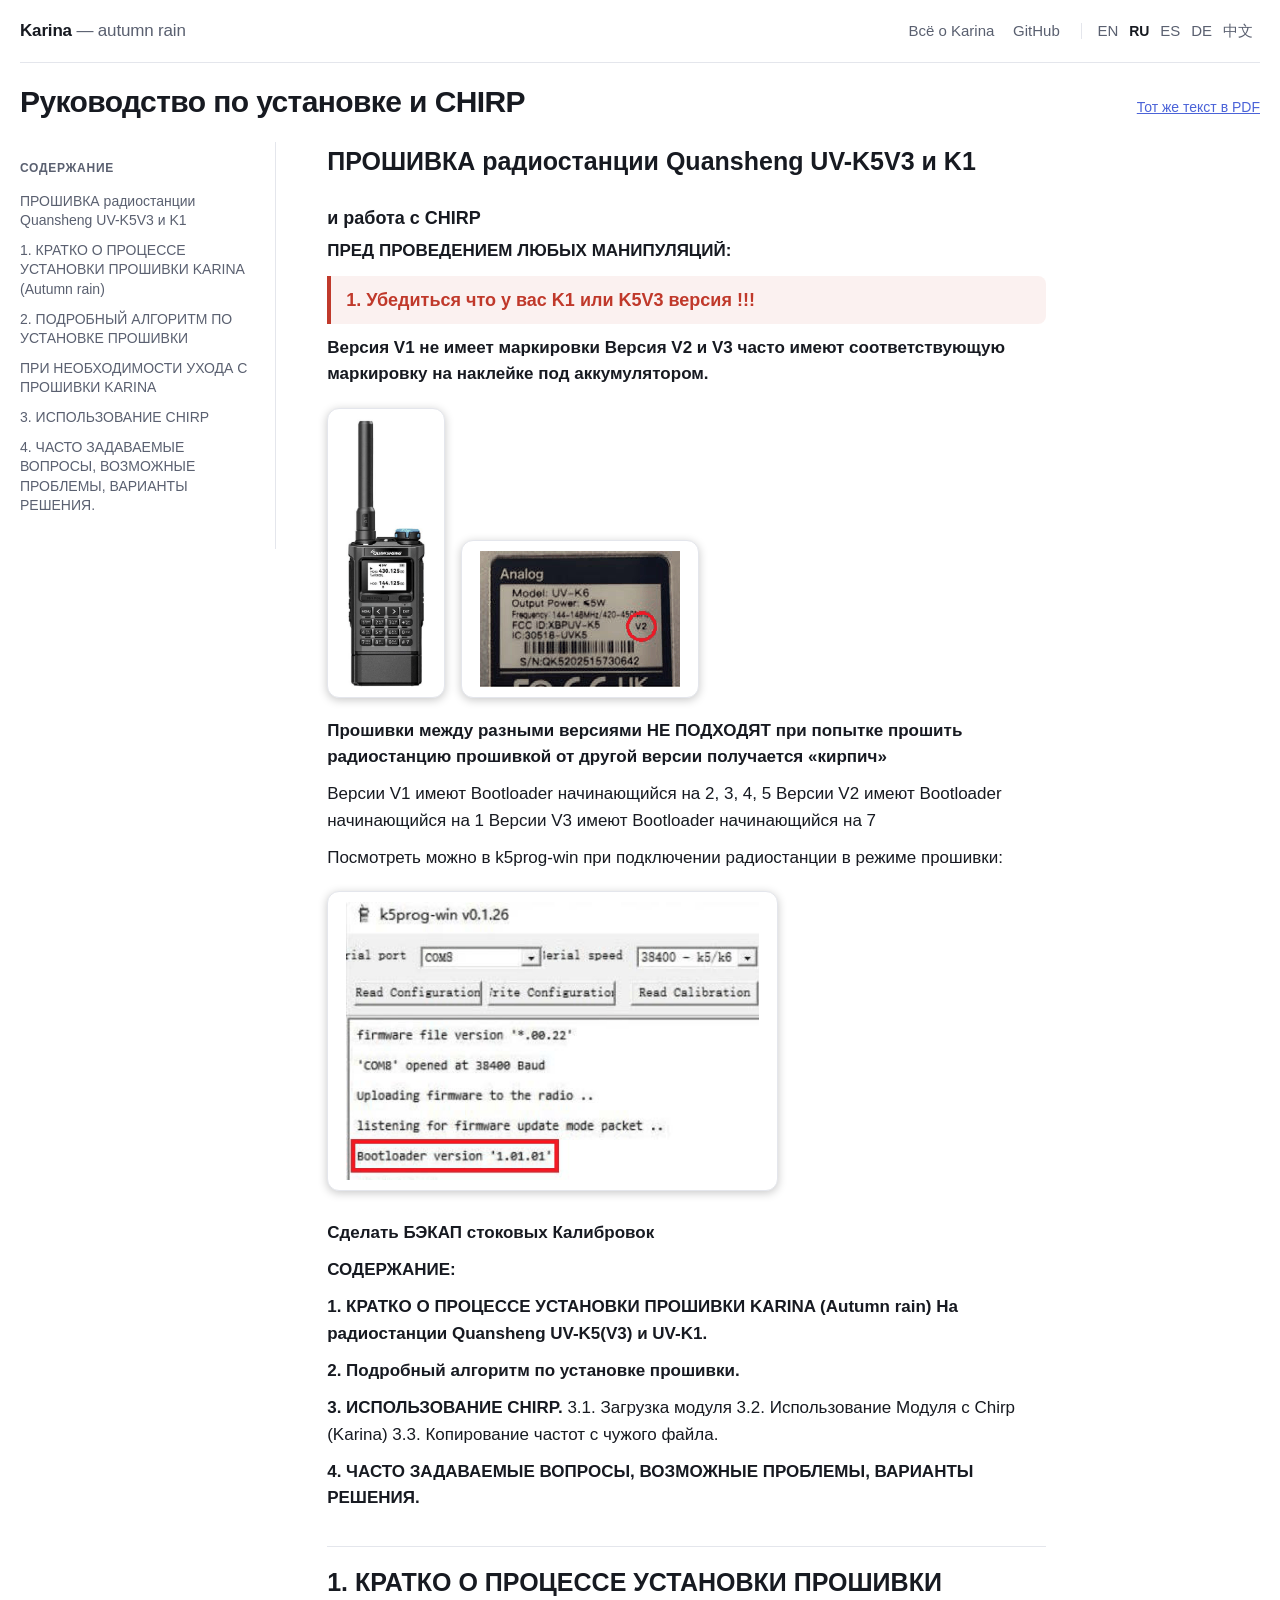
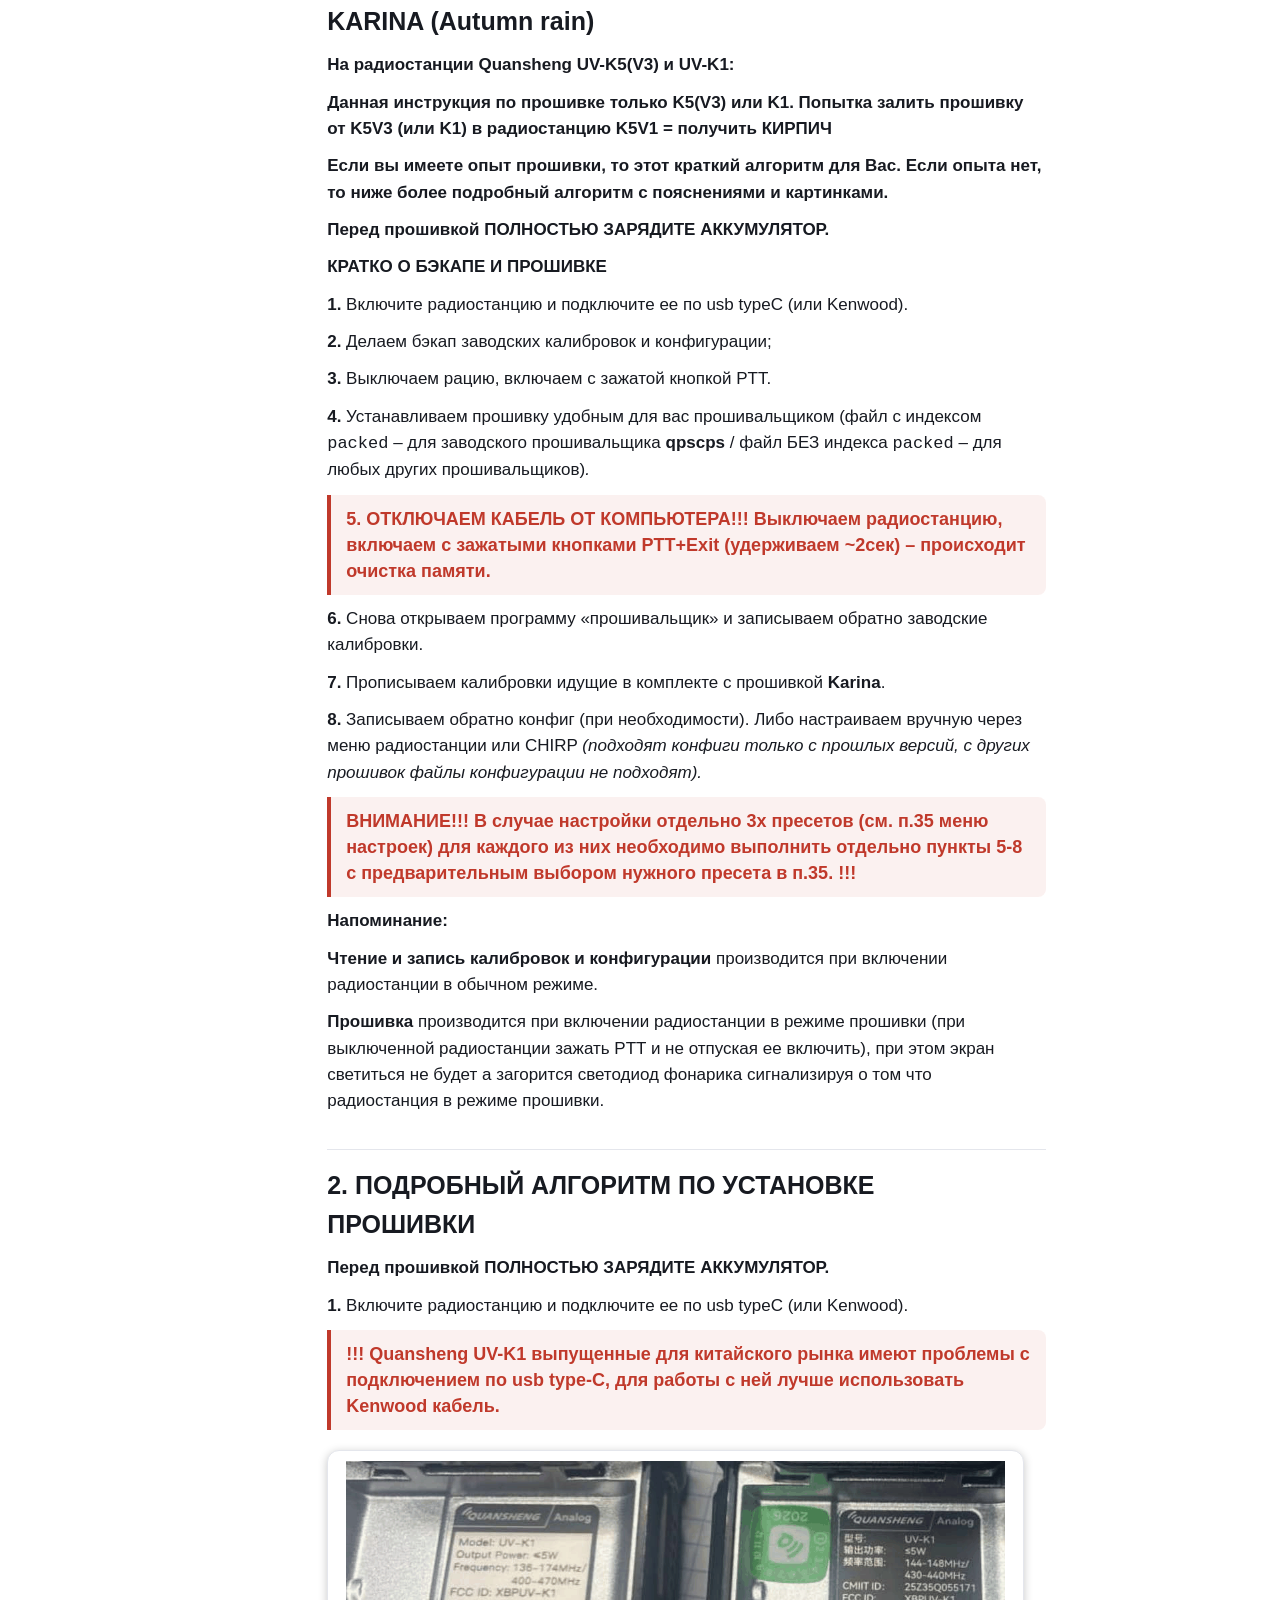
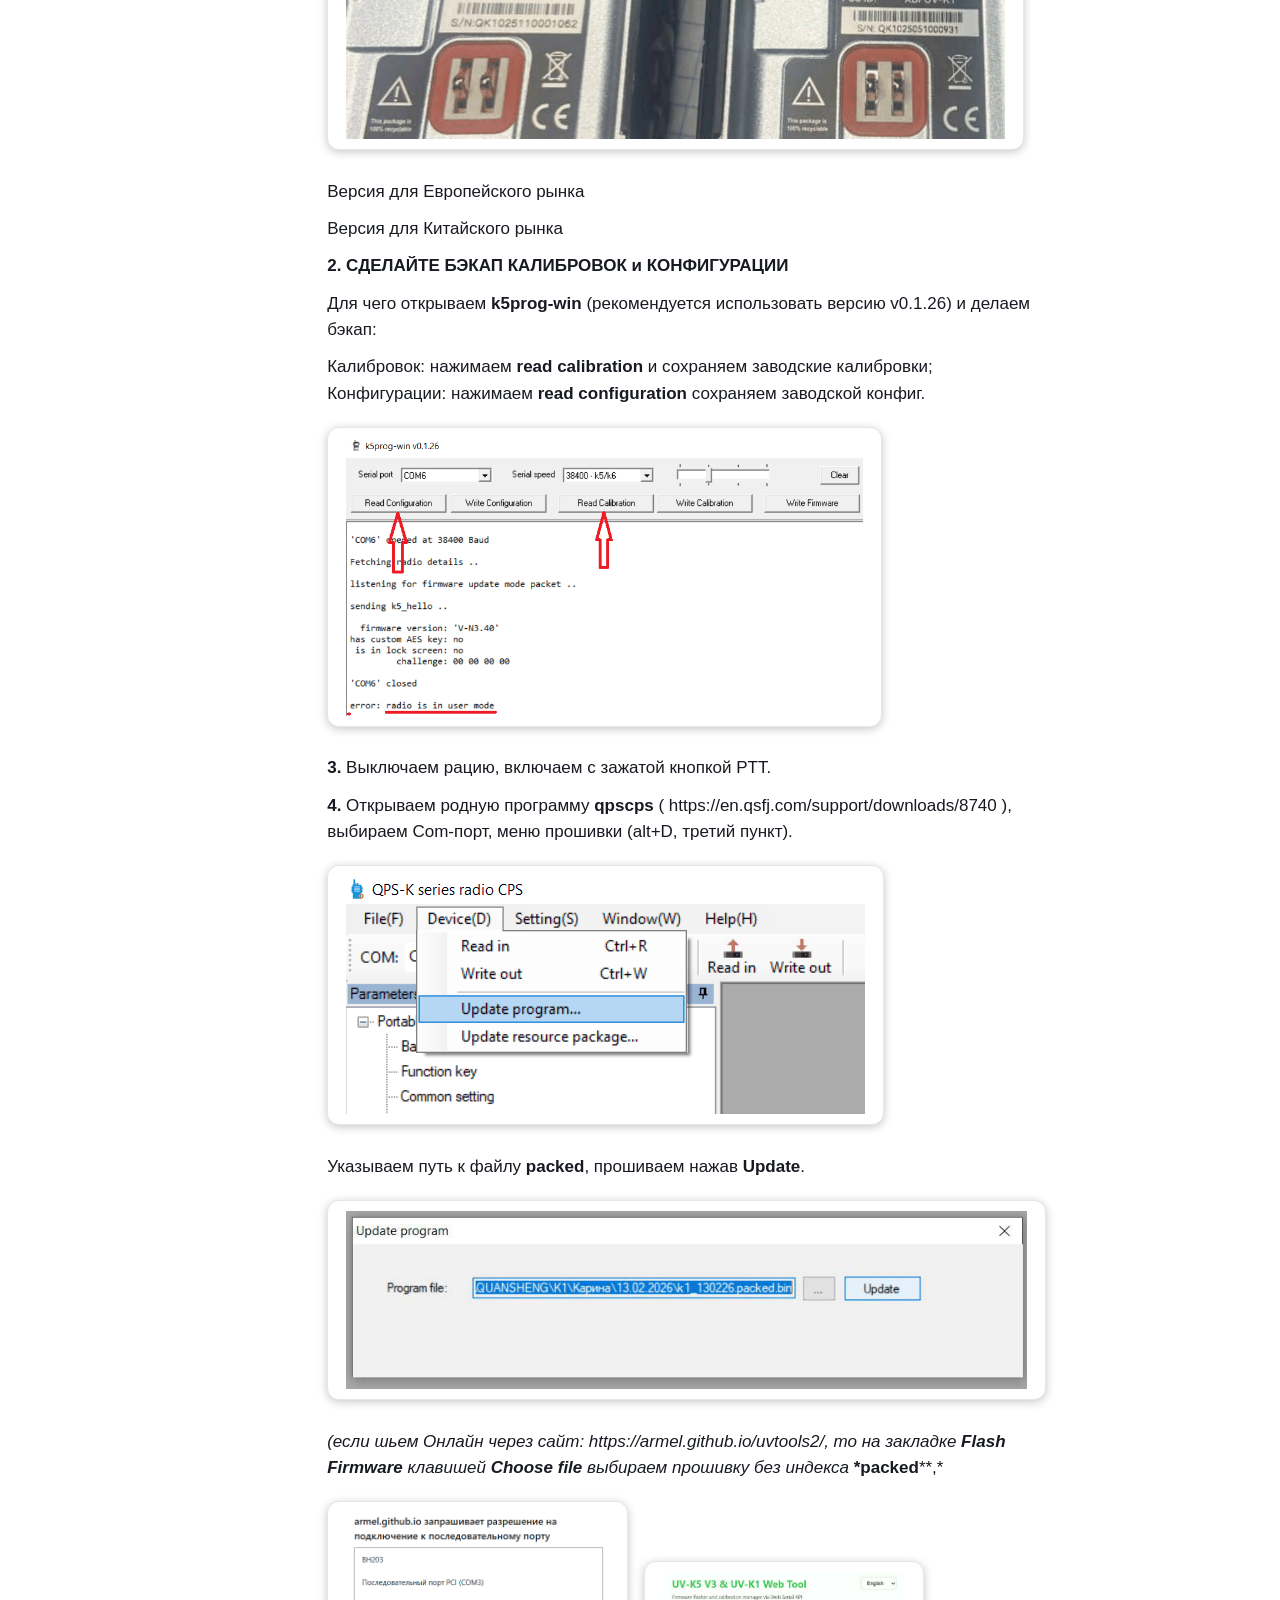
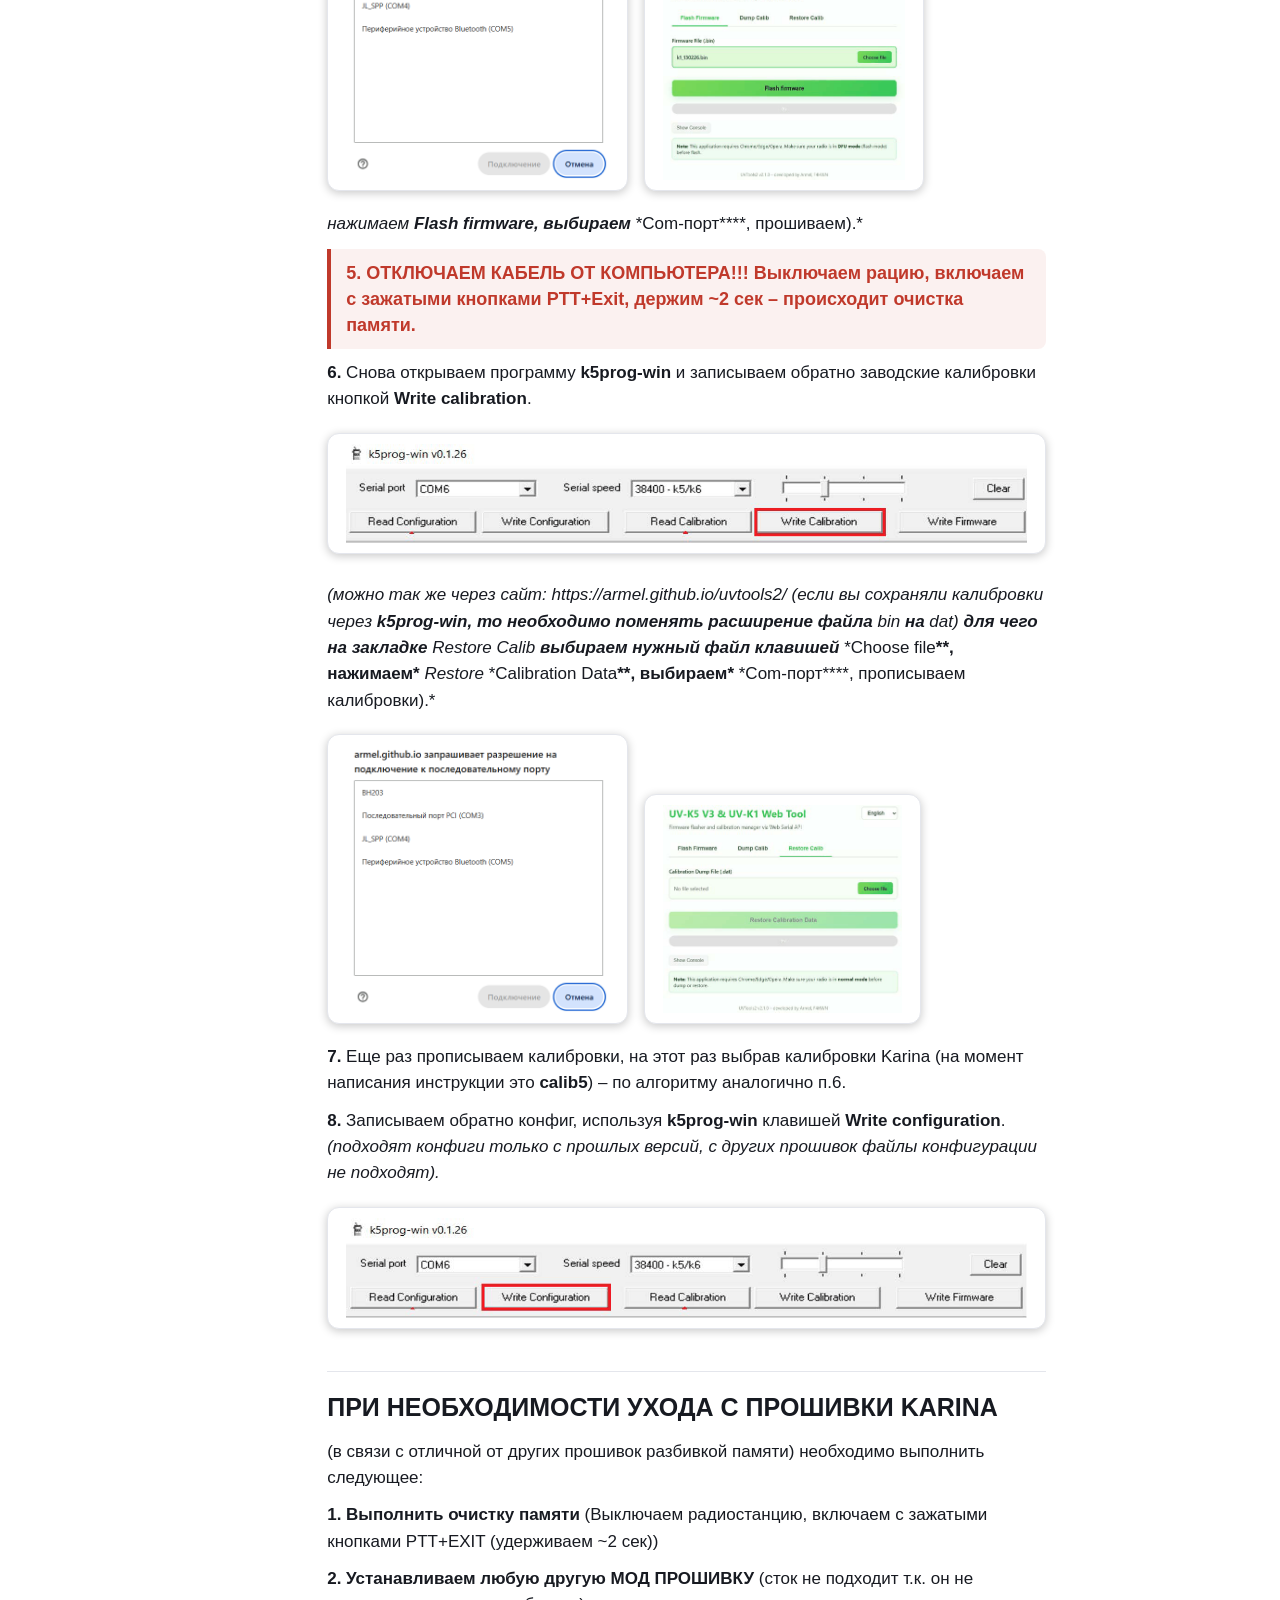
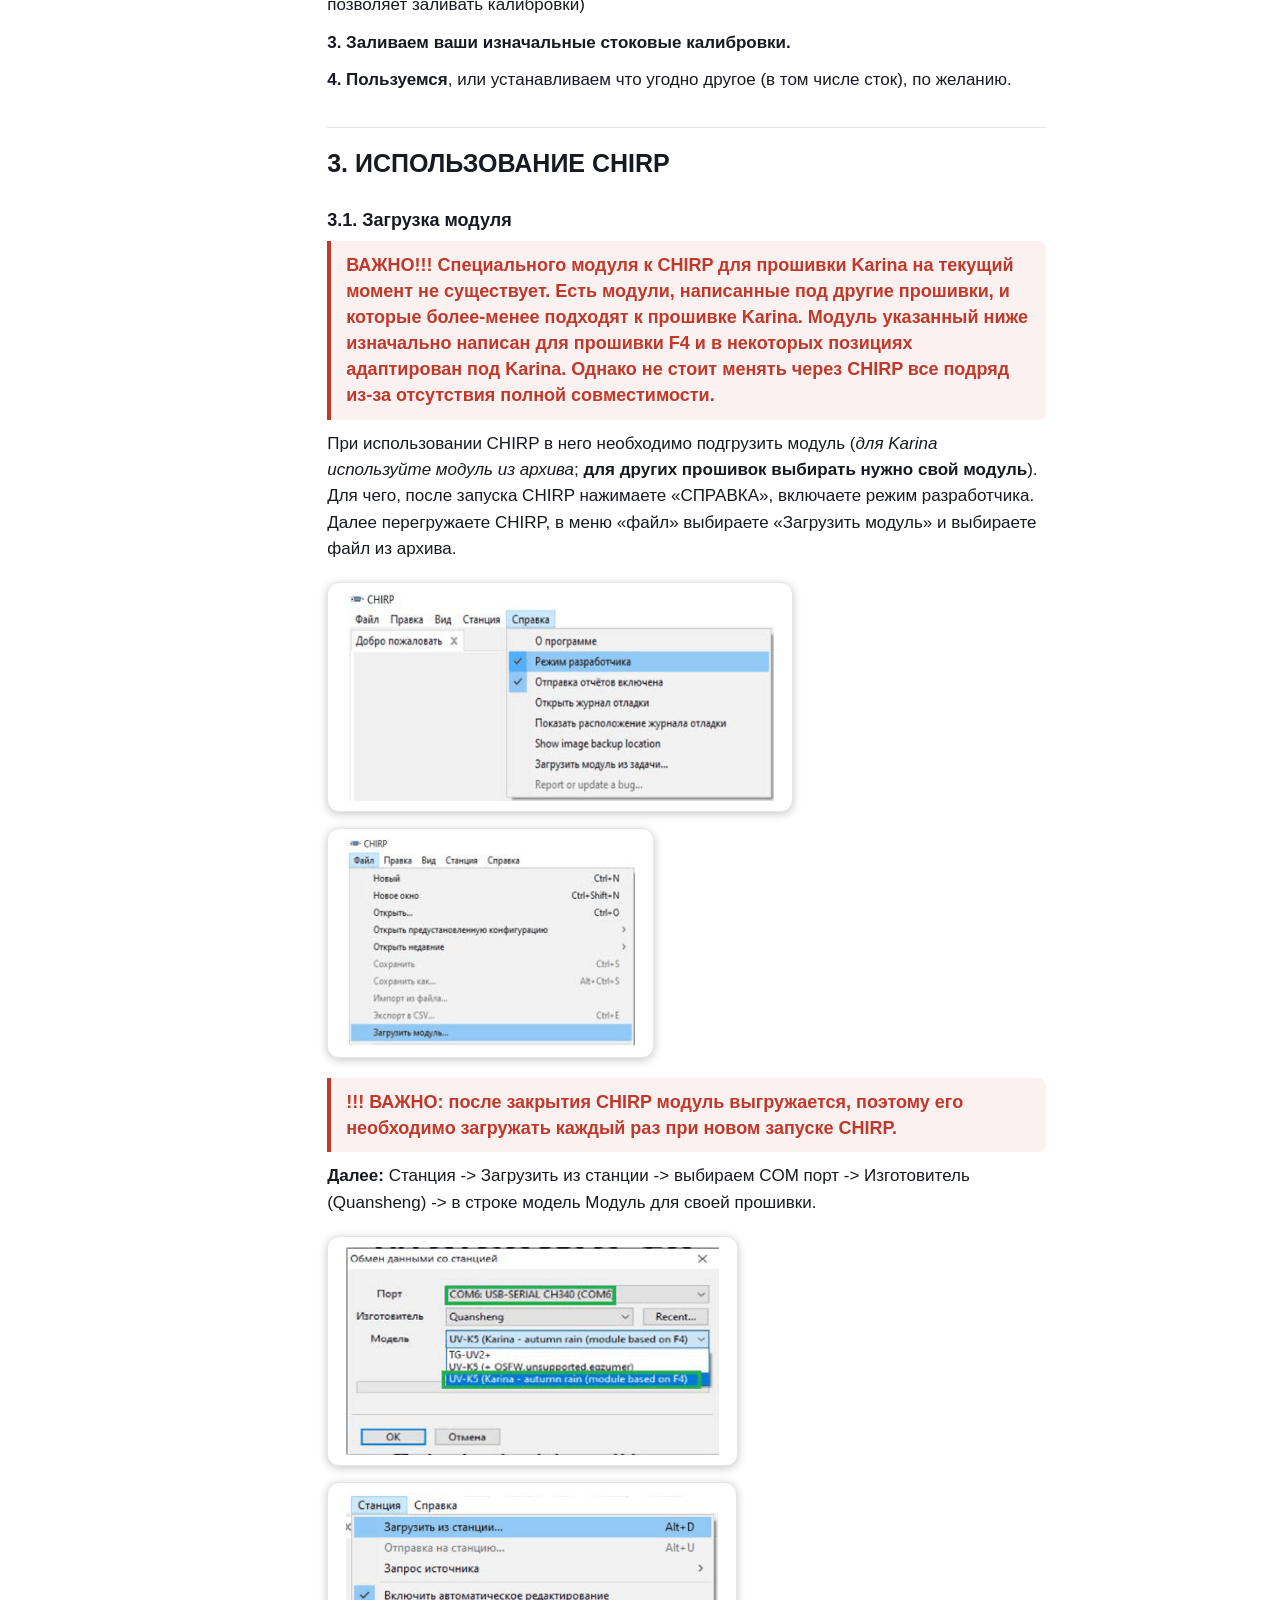
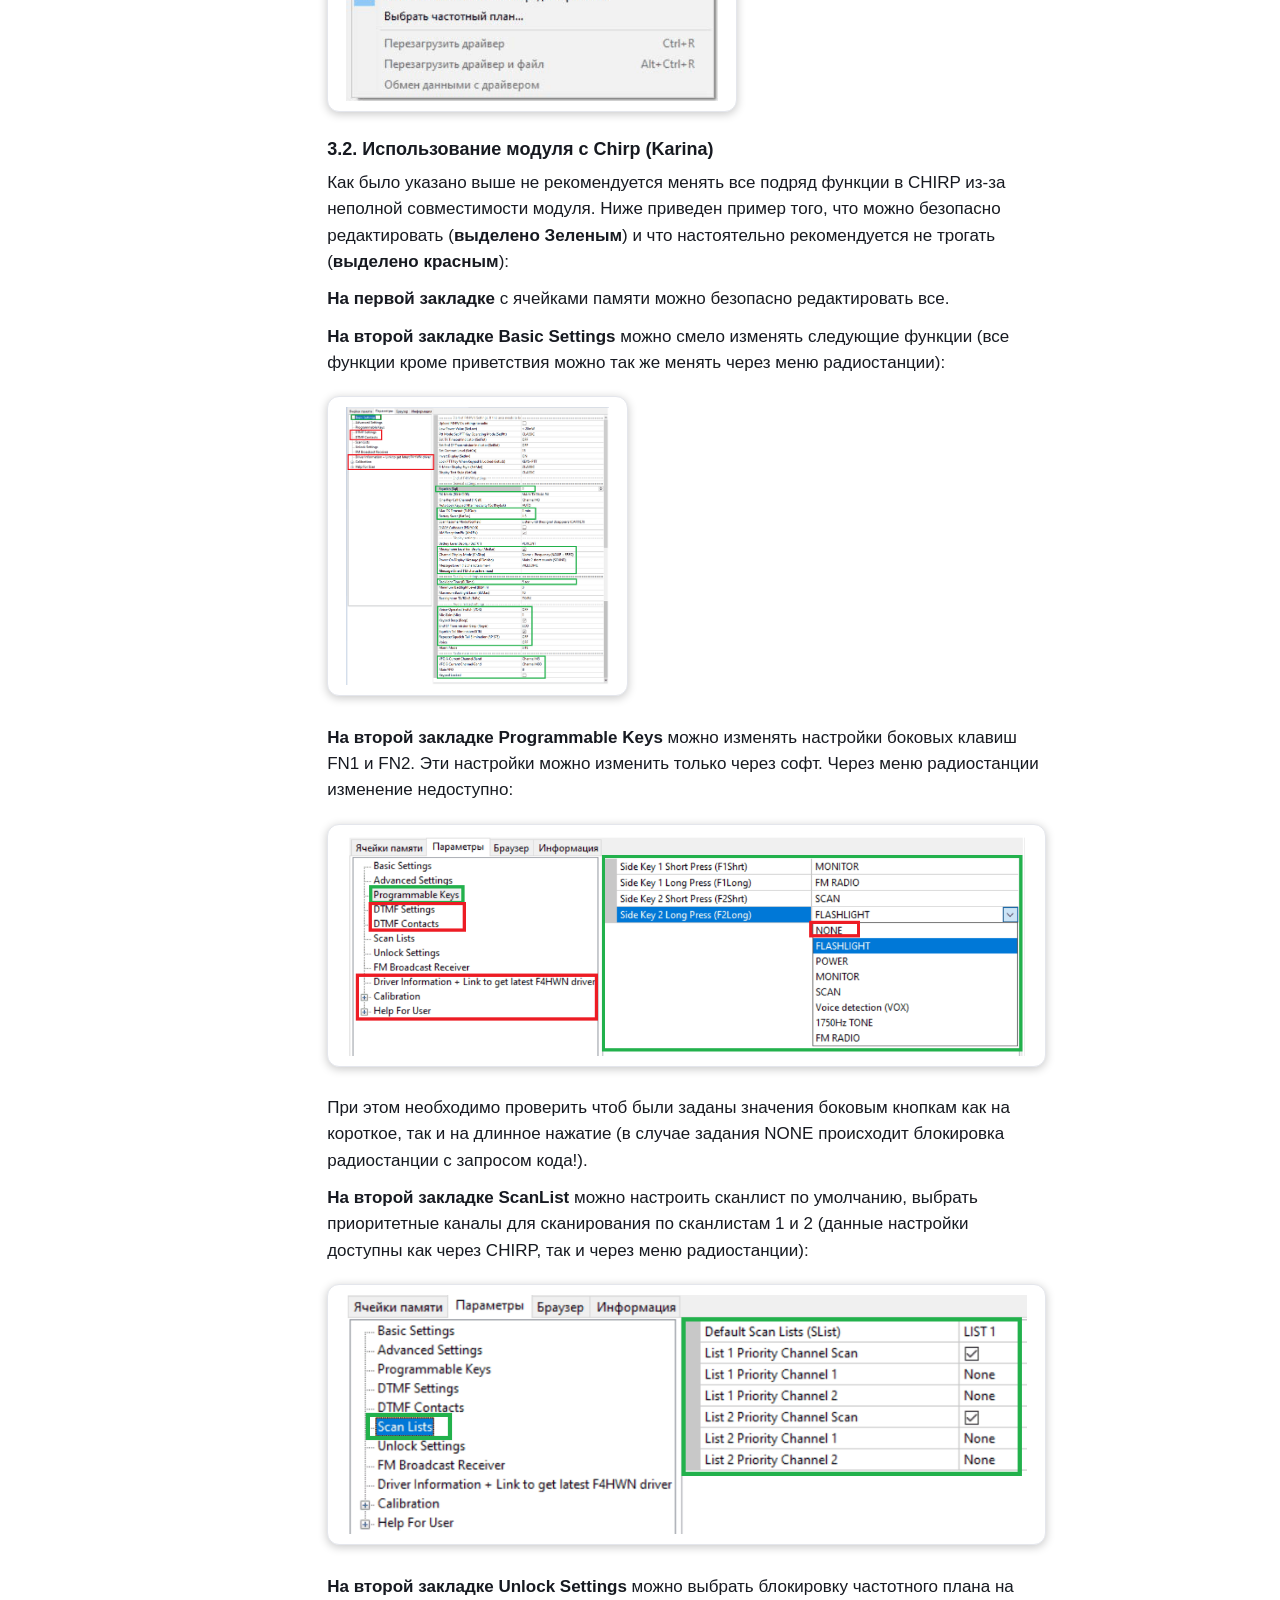
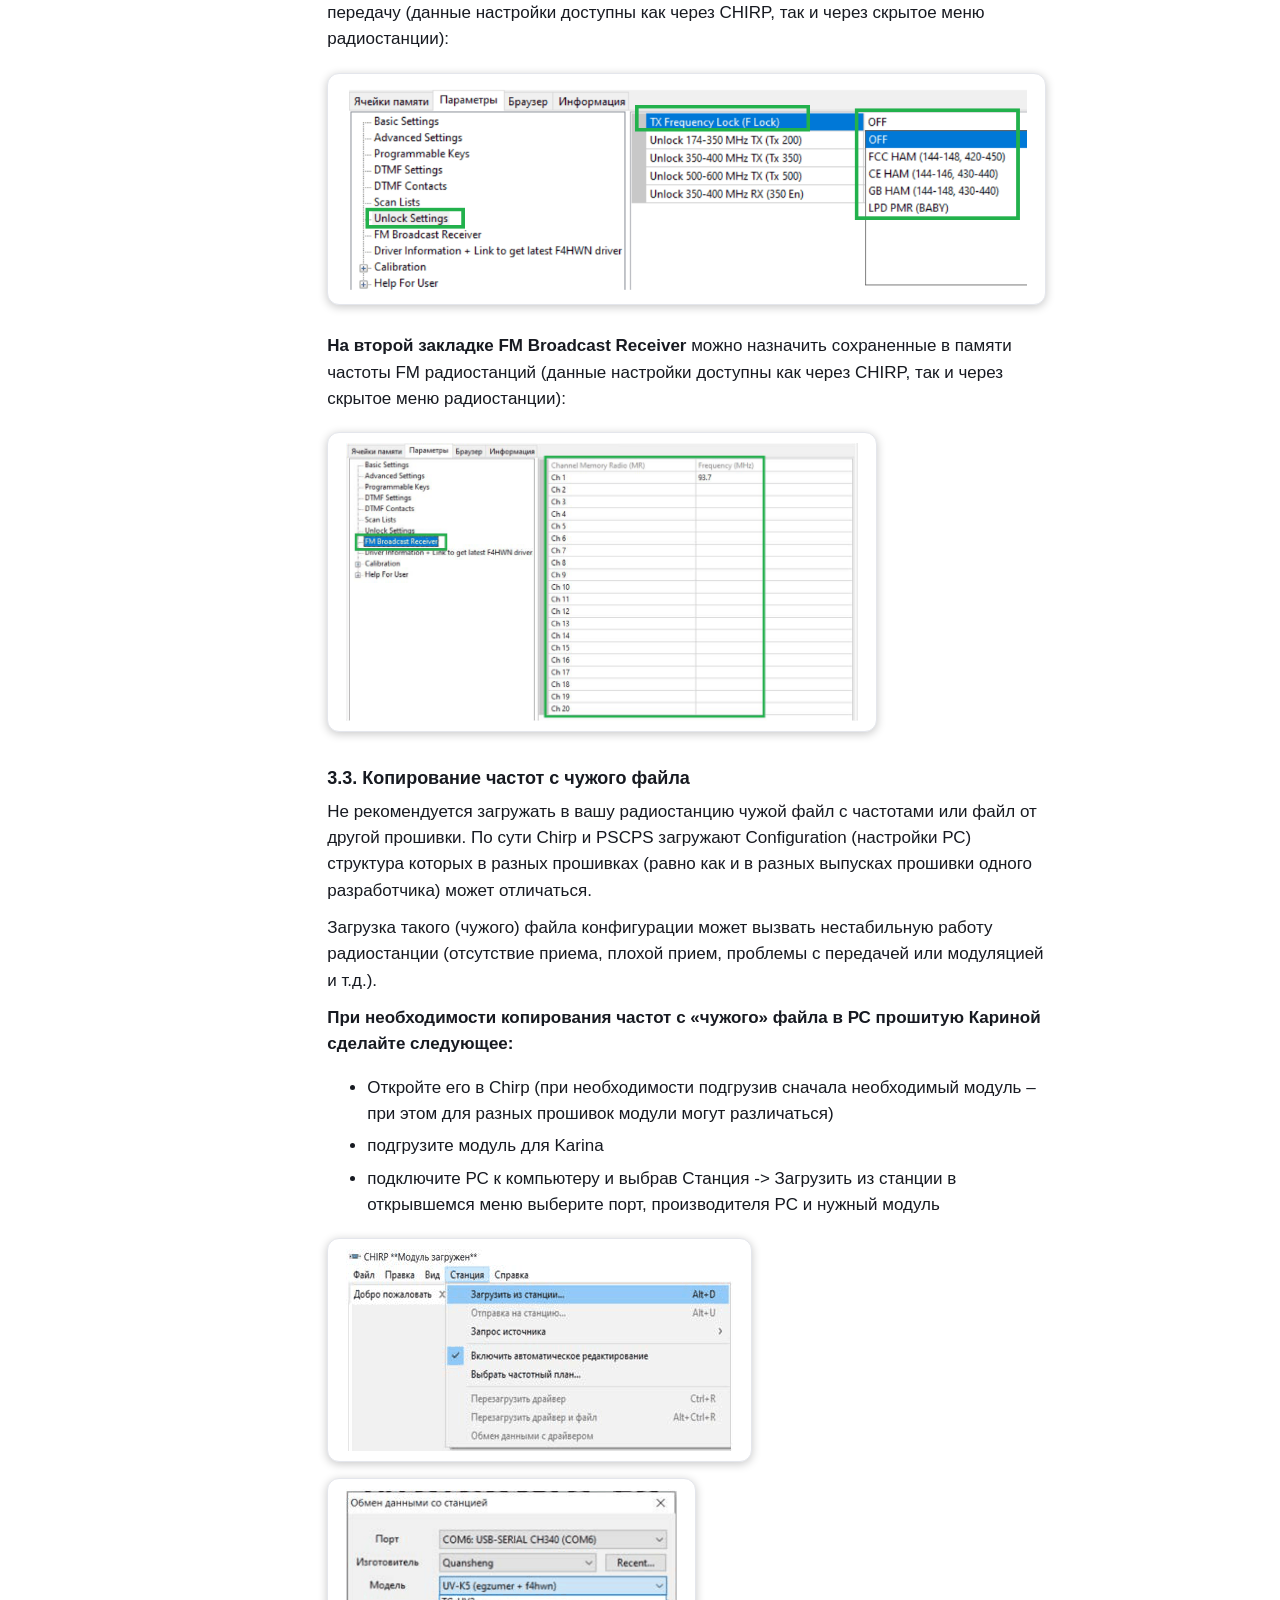
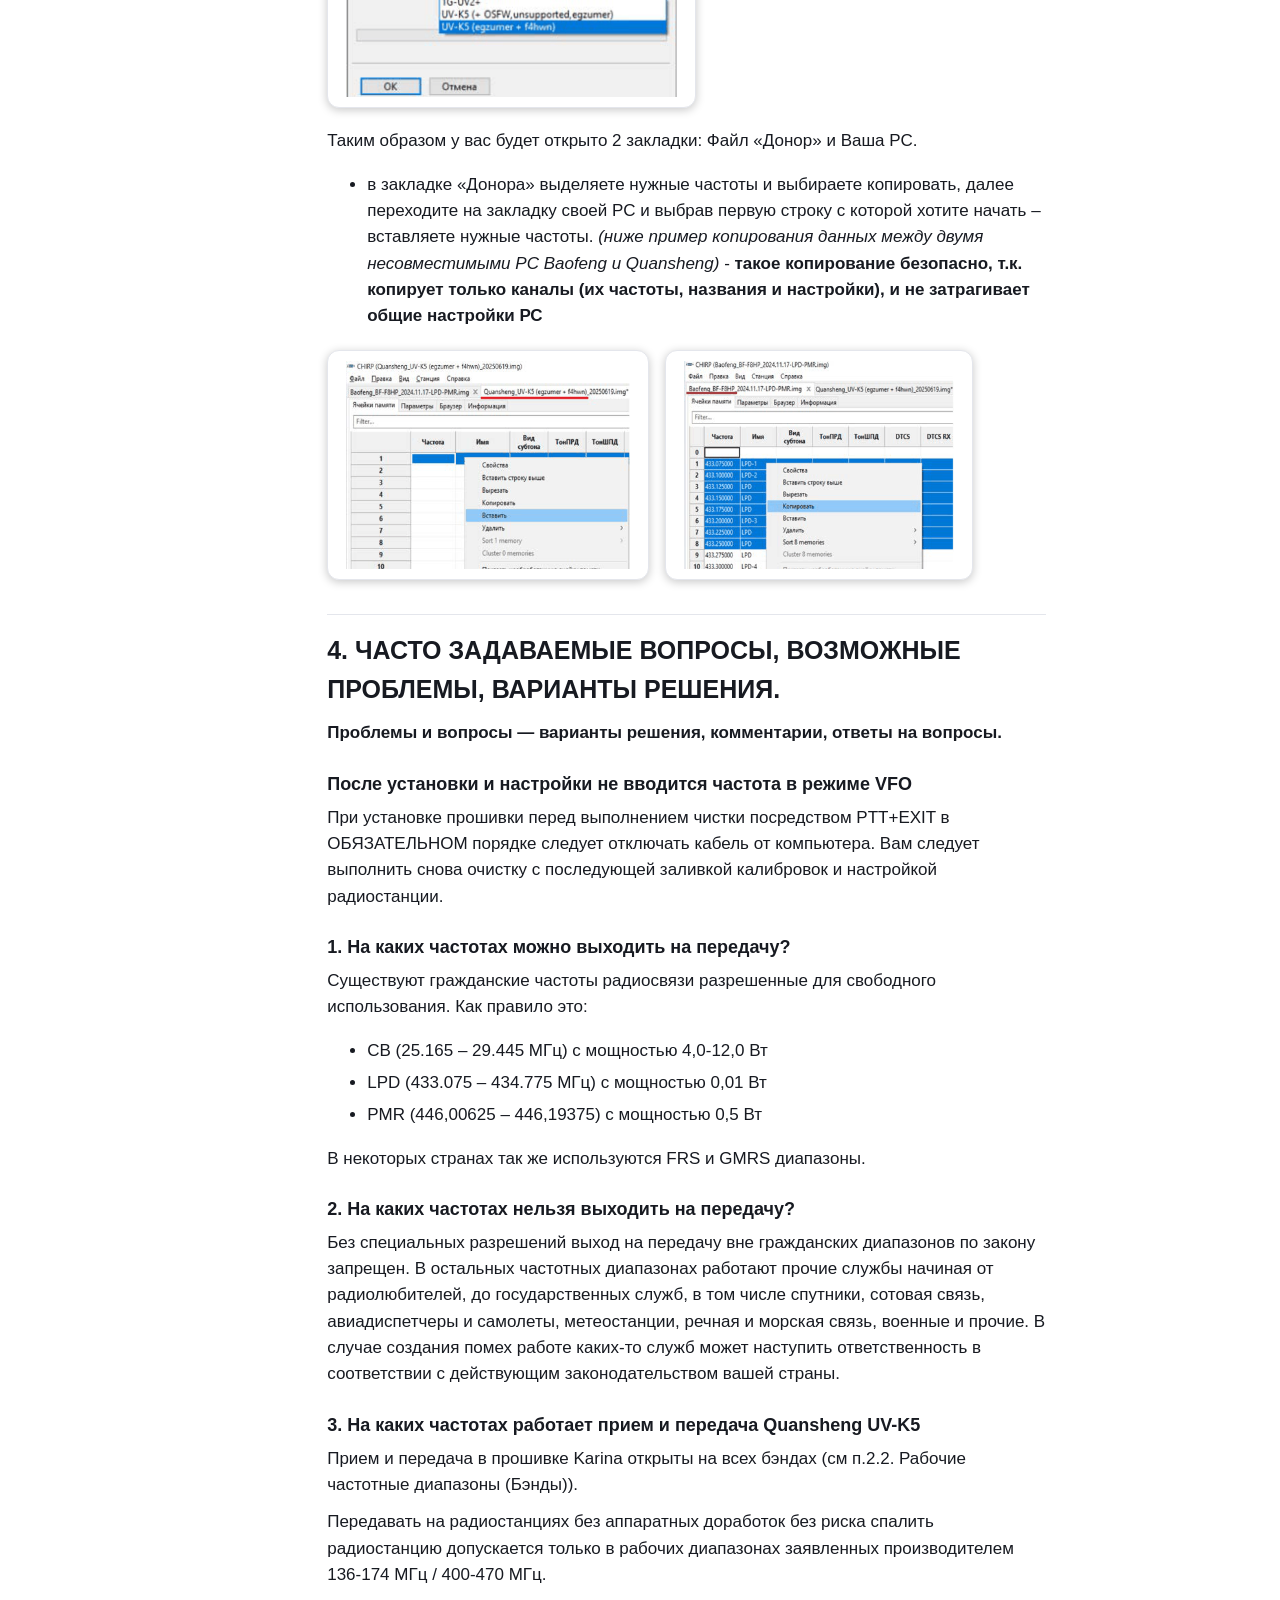
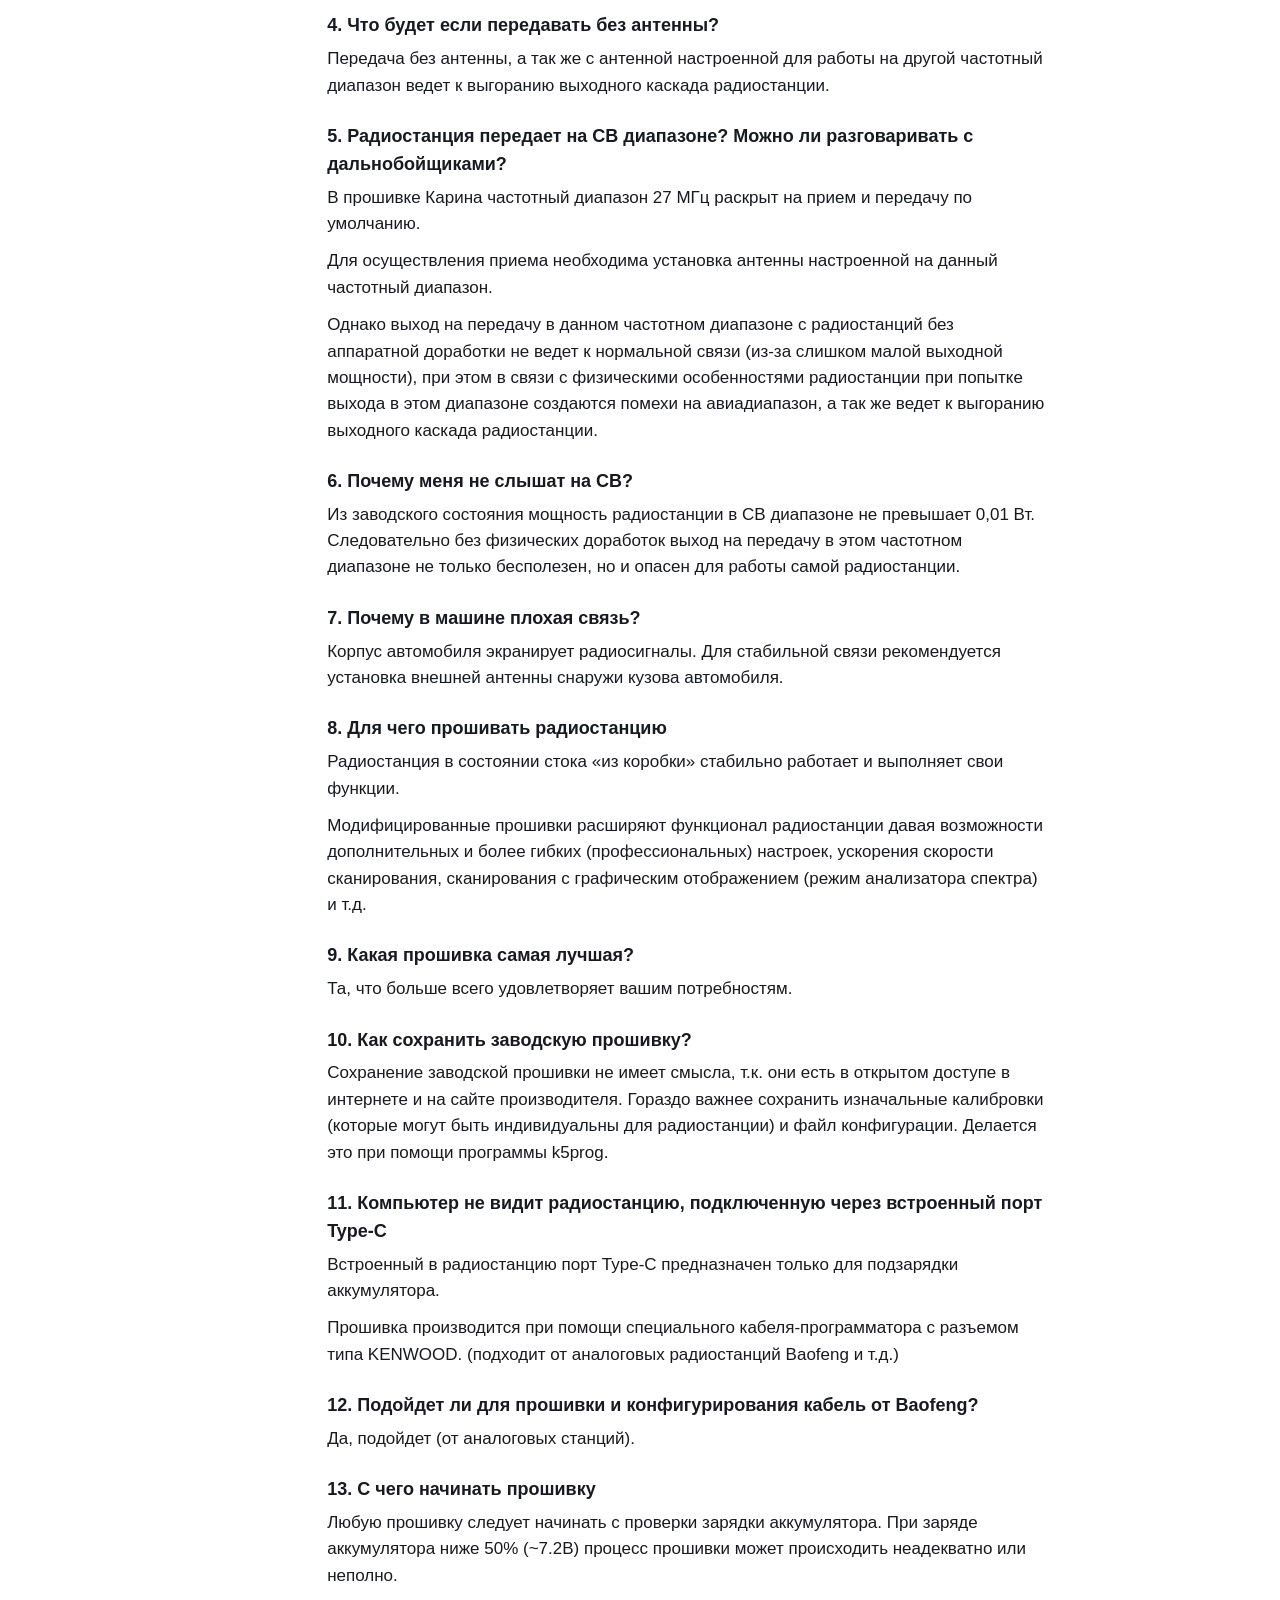
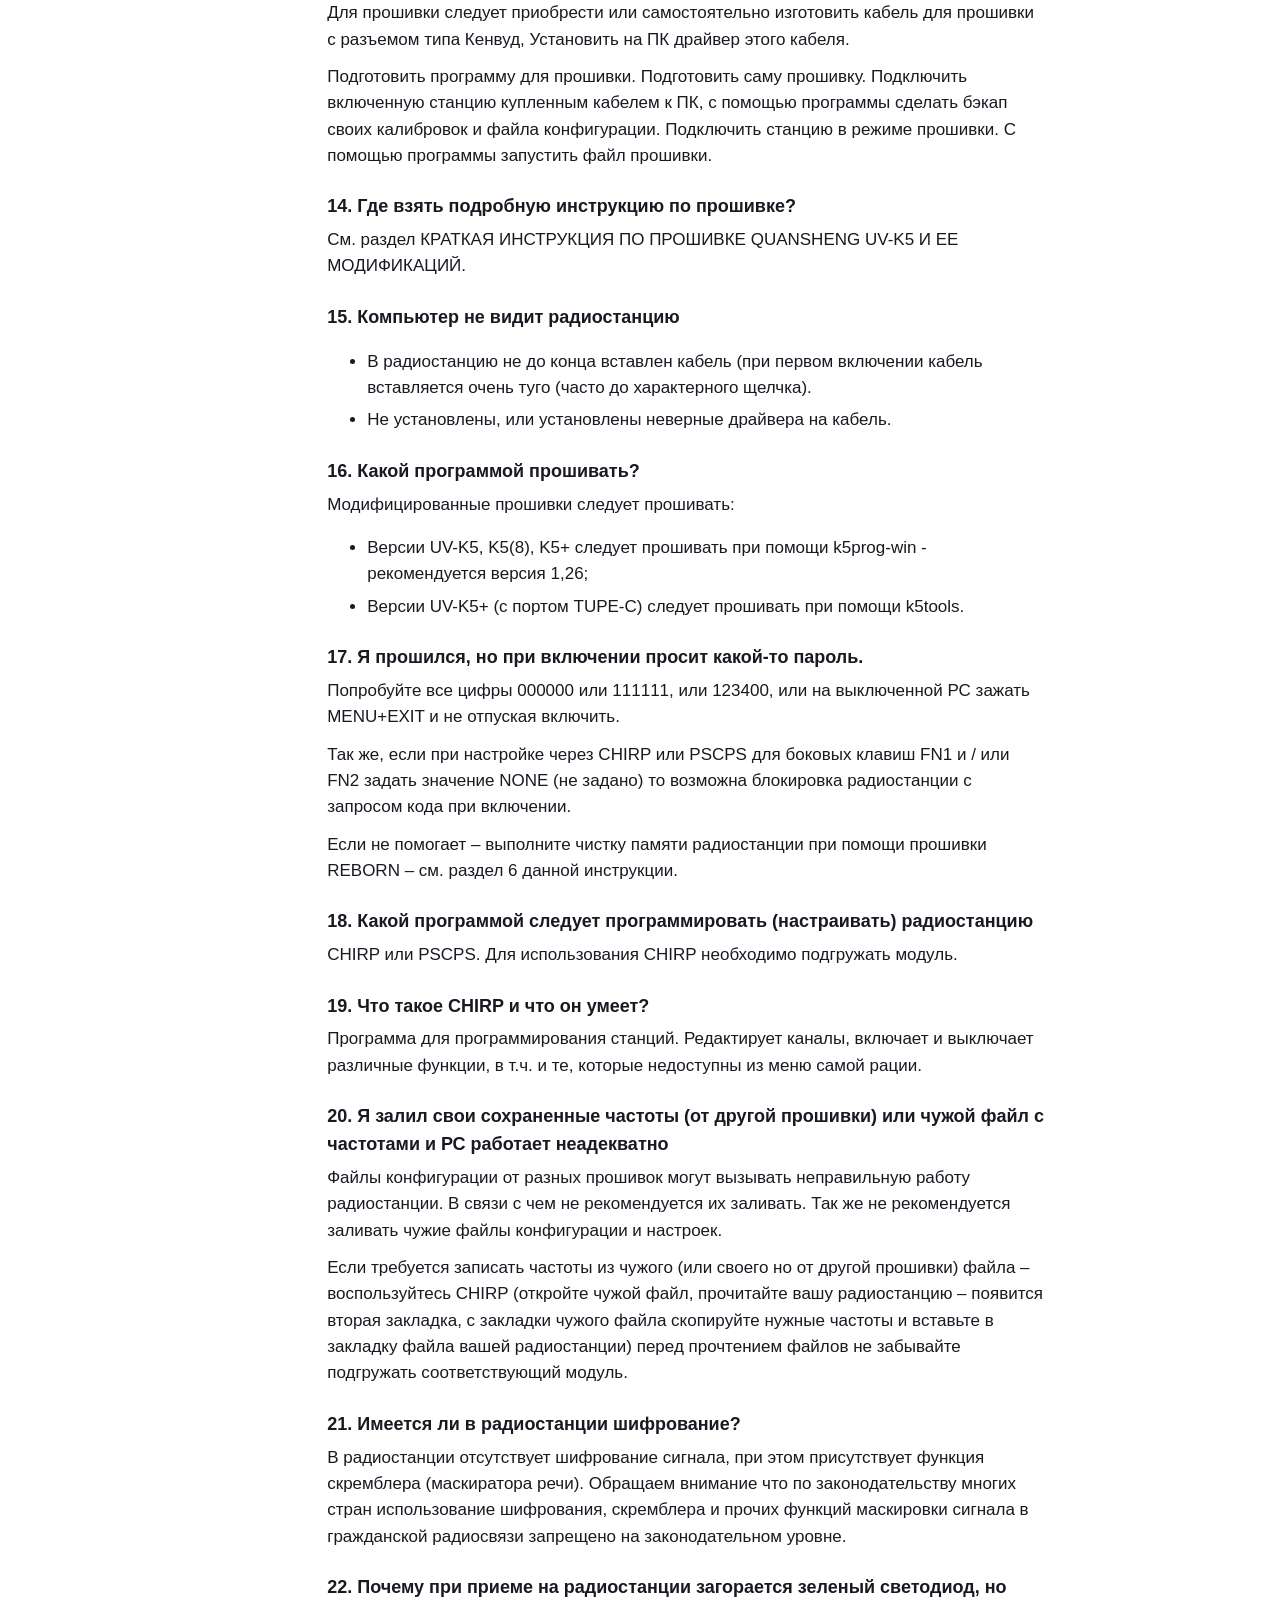
<file: docs/ru/install/index.html>
<!doctype html>
<html lang="ru">
<head>
<meta charset="utf-8">
<meta name="viewport" content="width=device-width, initial-scale=1">
<title>Руководство по установке и CHIRP — Karina</title>
<meta name="description" content="Руководство по установке и CHIRP — Karina (autumn rain), Quansheng UV-K5 V3 / UV-K1.">
<link rel="canonical" href="https://autumn1rain.github.io/karina-v3-k1/ru/install/">
<link rel="stylesheet" href="../../assets/style.css">
</head>
<body>
<div class="wrap doc-wrap">
<header class="top">
  <div class="brand">Karina <span>— autumn rain</span></div>
  <nav><a href="../../ru/">Всё о Karina</a> <a href="https://github.com/autumn1rain/karina-v3-k1">GitHub</a>
       <span class="langsel"><a href="https://autumn1rain.github.io/karina-v3-k1/install/" hreflang="en" title="English">EN</a> <b>RU</b> <a href="https://autumn1rain.github.io/karina-v3-k1/es/install/" hreflang="es" title="Español">ES</a> <a href="https://autumn1rain.github.io/karina-v3-k1/de/install/" hreflang="de" title="Deutsch">DE</a> <a href="https://autumn1rain.github.io/karina-v3-k1/zh/install/" hreflang="zh" title="中文">中文</a></span></nav>
</header>
<div class="doc-top">
  <h1>Руководство по установке и CHIRP</h1>
  <p class="sub"><a href="https://github.com/autumn1rain/karina-v3-k1/blob/main/karina-v3-k1-install.pdf">Тот же текст в PDF</a></p>
</div>
<div class="doc">
  <aside class="toc"><b>Содержание</b><a href="#s1">ПРОШИВКА радиостанции Quansheng UV-K5V3 и K1</a><a href="#s2">1. КРАТКО О ПРОЦЕССЕ УСТАНОВКИ ПРОШИВКИ KARINA (Autumn rain)</a><a href="#s3">2. ПОДРОБНЫЙ АЛГОРИТМ ПО УСТАНОВКЕ ПРОШИВКИ</a><a href="#s4">ПРИ НЕОБХОДИМОСТИ УХОДА С ПРОШИВКИ KARINA</a><a href="#s5">3. ИСПОЛЬЗОВАНИЕ CHIRP</a><a href="#s6">4. ЧАСТО ЗАДАВАЕМЫЕ ВОПРОСЫ, ВОЗМОЖНЫЕ ПРОБЛЕМЫ, ВАРИАНТЫ РЕШЕНИЯ.</a></aside>
  <article class="body"><h2 id="s1">ПРОШИВКА радиостанции Quansheng UV-K5V3 и K1<a class="anchor" href="#s1">#</a></h2>
<h3>и работа с CHIRP</h3>
<p><b>ПРЕД ПРОВЕДЕНИЕМ ЛЮБЫХ МАНИПУЛЯЦИЙ:</b></p>
<p class="danger"><b>1.</b> <b>Убедиться что у вас K1 или K5V3 версия !!!</b></p>
<p><b>Версия V1 не имеет маркировки</b> <b>Версия V2 и V3 часто имеют соответствующую маркировку на наклейке</b> <b>под аккумулятором.</b></p>
<p class="shot row"><img src="../../assets/docs/install/p01_3.png" alt="screenshot"><img src="../../assets/docs/install/p01_1.png" alt="screenshot" class="wide"></p>
<p><b>Прошивки между разными версиями НЕ ПОДХОДЯТ при попытке прошить</b> <b>радиостанцию прошивкой от другой версии получается «кирпич»</b></p>
<p>Версии V1 имеют Bootloader начинающийся на 2, 3, 4, 5 Версии V2 имеют Bootloader начинающийся на 1 Версии V3 имеют Bootloader начинающийся на 7</p>
<p>Посмотреть можно в k5prog-win при подключении радиостанции в режиме прошивки:</p>
<p class="shot"><img src="../../assets/docs/install/p01_2.png" alt="screenshot" class="wide"></p>
<p><b>Сделать БЭКАП стоковых Калибровок</b></p>
<p><b>СОДЕРЖАНИЕ:</b></p>
<p><b>1. КРАТКО О ПРОЦЕССЕ УСТАНОВКИ ПРОШИВКИ KARINA (Autumn rain)</b> <b>На радиостанции Quansheng UV-K5(V3) и UV-K1.</b></p>
<p><b>2. Подробный алгоритм по установке прошивки.</b></p>
<p><b>3. ИСПОЛЬЗОВАНИЕ CHIRP.</b> 3.1. Загрузка модуля 3.2. Использование Модуля с Chirp (Karina) 3.3. Копирование частот с чужого файла.</p>
<p><b>4. ЧАСТО ЗАДАВАЕМЫЕ ВОПРОСЫ, ВОЗМОЖНЫЕ ПРОБЛЕМЫ, ВАРИАНТЫ РЕШЕНИЯ.</b></p>
<h2 id="s2">1. КРАТКО О ПРОЦЕССЕ УСТАНОВКИ ПРОШИВКИ KARINA (Autumn rain)<a class="anchor" href="#s2">#</a></h2>
<p><b>На радиостанции Quansheng UV-K5(V3) и UV-K1:</b></p>
<p><b>Данная инструкция по прошивке только K5(V3) или K1.</b> <b>Попытка залить прошивку от K5V3 (или K1) в радиостанцию K5V1 = получить КИРПИЧ</b></p>
<p><b>Если вы имеете опыт прошивки, то этот краткий алгоритм для Вас.</b> <b>Если опыта нет, то ниже более подробный алгоритм с пояснениями и картинками.</b></p>
<p><b>Перед прошивкой ПОЛНОСТЬЮ ЗАРЯДИТЕ АККУМУЛЯТОР.</b></p>
<p><b>КРАТКО О БЭКАПЕ И ПРОШИВКЕ</b></p>
<p><b>1.</b> Включите радиостанцию и подключите ее по usb typeC (или Kenwood).</p>
<p><b>2.</b> Делаем бэкап заводских калибровок и конфигурации;</p>
<p><b>3.</b> Выключаем рацию, включаем с зажатой кнопкой PTT.</p>
<p><b>4.</b> Устанавливаем прошивку удобным для вас прошивальщиком (файл с индексом <code>packed</code> – для заводского прошивальщика <b>qpscps</b> / файл БЕЗ индекса <code>packed</code> – для любых других прошивальщиков)<i>.</i></p>
<p class="danger"><b>5.</b> <b>ОТКЛЮЧАЕМ КАБЕЛЬ ОТ КОМПЬЮТЕРА!!!</b> Выключаем радиостанцию, включаем с зажатыми кнопками <b>PTT+Exit</b> (удерживаем ~2сек) – происходит очистка памяти.</p>
<p><b>6.</b> Снова открываем программу «прошивальщик» и записываем обратно заводские калибровки.</p>
<p><b>7.</b> Прописываем калибровки идущие в комплекте с прошивкой <b>Karina</b>.</p>
<p><b>8.</b> Записываем обратно конфиг (при необходимости). Либо настраиваем вручную через меню радиостанции или CHIRP <i>(подходят конфиги только с прошлых версий, с других прошивок файлы конфигурации</i> <i>не</i> <i>подходят).</i></p>
<p class="danger"><b>ВНИМАНИЕ!!!</b> <b>В случае настройки отдельно 3х пресетов (см. п.35 меню настроек) для каждого из них</b> <b>необходимо выполнить отдельно пункты 5-8 с предварительным выбором нужного</b> <b>пресета в п.35. !!!</b></p>
<p><b>Напоминание:</b></p>
<p><b>Чтение и запись калибровок и конфигурации</b> производится при включении радиостанции в обычном режиме.</p>
<p><b>Прошивка</b> производится при включении радиостанции в режиме прошивки (при выключенной радиостанции зажать PTT и не отпуская ее включить), при этом экран светиться не будет а загорится светодиод фонарика сигнализируя о том что радиостанция в режиме прошивки.</p>
<h2 id="s3">2. ПОДРОБНЫЙ АЛГОРИТМ ПО УСТАНОВКЕ ПРОШИВКИ<a class="anchor" href="#s3">#</a></h2>
<p><b>Перед прошивкой ПОЛНОСТЬЮ ЗАРЯДИТЕ АККУМУЛЯТОР.</b></p>
<p><b>1.</b> Включите радиостанцию и подключите ее по usb typeC (или Kenwood).</p>
<p class="danger"><b>!!! Quansheng UV-K1 выпущенные для китайского рынка</b> имеют проблемы с подключением по usb type-C, для работы с ней лучше использовать Kenwood кабель.</p>
<p class="shot"><img src="../../assets/docs/install/p03_1.png" alt="screenshot" class="wide"></p>
<p>Версия для Европейского рынка</p>
<p>Версия для Китайского рынка</p>
<p><b>2.</b> <b>СДЕЛАЙТЕ БЭКАП КАЛИБРОВОК и КОНФИГУРАЦИИ</b></p>
<p>Для чего открываем <b>k5prog-win</b> (рекомендуется использовать версию v0.1.26) и делаем бэкап:</p>
<p>Калибровок: нажимаем <b>read calibration</b> и сохраняем заводские калибровки; Конфигурации: нажимаем <b>read configuration</b> сохраняем заводской конфиг.</p>
<p class="shot"><img src="../../assets/docs/install/p03_2.png" alt="screenshot" class="wide"></p>
<p><b>3.</b> Выключаем рацию, включаем с зажатой кнопкой PTT.</p>
<p><b>4.</b> Открываем родную программу <b>qpscps</b> ( https://en.qsfj.com/support/downloads/8740 ), выбираем Com-порт, меню прошивки (alt+D, третий пункт).</p>
<p class="shot"><img src="../../assets/docs/install/p04_1.png" alt="screenshot" class="wide"></p>
<p>Указываем путь к файлу <b>packed</b>, прошиваем нажав <b>Update</b>.</p>
<p class="shot"><img src="../../assets/docs/install/p04_2.png" alt="screenshot" class="wide"></p>
<p><i>(если шьем Онлайн через сайт: https://armel.github.io/uvtools2/, то на закладке</i> <b><i>Flash</b></i> <b><i>Firmware</b></i> <i>клавишей</i> <b><i>Choose file</b></i> <i>выбираем прошивку без индекса</i> <b>*packed</b>**,*</p>
<p class="shot row"><img src="../../assets/docs/install/p04_4.png" alt="screenshot"><img src="../../assets/docs/install/p04_3.png" alt="screenshot" class="wide"></p>
<p><i>нажимаем</i> <b><i>Flash firmware</b><b>, выбираем</i> </b>*Com-порт****, прошиваем).*</p>
<p class="danger"><b>5.</b> <b>ОТКЛЮЧАЕМ КАБЕЛЬ ОТ КОМПЬЮТЕРА!!!</b> Выключаем рацию, включаем с зажатыми кнопками <b>PTT+Exit</b>, держим ~2 сек – происходит очистка памяти.</p>
<p><b>6.</b> Снова открываем программу <b>k5prog-win</b> и записываем обратно заводские калибровки кнопкой <b>Write calibration</b>.</p>
<p class="shot"><img src="../../assets/docs/install/p05_1.png" alt="screenshot" class="wide"></p>
<p><i>(можно так же через сайт: https://armel.github.io/uvtools2/ (если вы сохраняли калибровки</i> <i>через</i> <b><i>k5prog-win</b><b>, то необходимо поменять расширение файла</i> </b><i>bin<b></i> <i>на</i> </b><i>dat)<b></i> <i>для чего на</i> <i>закладке</i> </b><i>Restore Calib<b></i> <i>выбираем нужный файл клавишей</i> </b>*Choose file<b>**, нажимаем* </b><i>Restore<b></i> </b>*Calibration Data<b>**, выбираем* </b>*Com-порт****, прописываем калибровки).*</p>
<p class="shot row"><img src="../../assets/docs/install/p05_3.png" alt="screenshot"><img src="../../assets/docs/install/p05_2.png" alt="screenshot" class="wide"></p>
<p><b>7.</b> Еще раз прописываем калибровки, на этот раз выбрав калибровки Karina (на момент написания инструкции это <b>calib5</b>) – по алгоритму аналогично п.6.</p>
<p><b>8.</b> Записываем обратно конфиг, используя <b>k5prog-win</b> клавишей <b>Write configuration</b>. <i>(подходят конфиги только с прошлых версий, с других прошивок файлы конфигурации не</i> <i>подходят).</i></p>
<p class="shot"><img src="../../assets/docs/install/p05_4.png" alt="screenshot" class="wide"></p>
<h2 id="s4">ПРИ НЕОБХОДИМОСТИ УХОДА С ПРОШИВКИ KARINA<a class="anchor" href="#s4">#</a></h2>
<p>(в связи с отличной от других прошивок разбивкой памяти) необходимо выполнить следующее:</p>
<p><b>1. Выполнить очистку памяти</b> (Выключаем радиостанцию, включаем с зажатыми кнопками PTT+EXIT (удерживаем ~2 сек))</p>
<p><b>2. Устанавливаем любую другую МОД ПРОШИВКУ</b> (сток не подходит т.к. он не позволяет заливать калибровки)</p>
<p><b>3. Заливаем ваши изначальные стоковые калибровки.</b></p>
<p><b>4. Пользуемся</b>, или устанавливаем что угодно другое (в том числе сток), по желанию.</p>
<h2 id="s5">3. ИСПОЛЬЗОВАНИЕ CHIRP<a class="anchor" href="#s5">#</a></h2>
<h3>3.1. Загрузка модуля</h3>
<p class="danger"><b>ВАЖНО!!!</b> Специального модуля к CHIRP для прошивки Karina на текущий момент не существует. Есть модули, написанные под другие прошивки, и которые более-менее подходят к прошивке Karina. Модуль указанный ниже изначально написан для прошивки F4 и в некоторых позициях адаптирован под Karina. Однако не стоит менять через CHIRP все подряд из-за отсутствия полной совместимости.</p>
<p>При использовании CHIRP в него необходимо подгрузить модуль (<i>для Karina используйте модуль из архива</i>; <b>для других прошивок выбирать нужно свой модуль</b>). Для чего, после запуска CHIRP нажимаете «СПРАВКА», включаете режим разработчика. Далее перегружаете CHIRP, в меню «файл» выбираете «Загрузить модуль» и выбираете файл из архива.</p>
<p class="shot row"><img src="../../assets/docs/install/p07_1.png" alt="screenshot" class="wide"><img src="../../assets/docs/install/p07_2.png" alt="screenshot" class="wide"></p>
<p class="danger"><b>!!! ВАЖНО:</b> после закрытия CHIRP модуль выгружается, поэтому его необходимо загружать каждый раз при новом запуске CHIRP.</p>
<p><b>Далее:</b> Станция -&gt; Загрузить из станции -&gt; выбираем COM порт -&gt; Изготовитель (Quansheng) -&gt; в строке модель Модуль для своей прошивки.</p>
<p class="shot row"><img src="../../assets/docs/install/p07_4.png" alt="screenshot" class="wide"><img src="../../assets/docs/install/p07_3.png" alt="screenshot" class="wide"></p>
<h3>3.2. Использование модуля с Chirp (Karina)</h3>
<p>Как было указано выше не рекомендуется менять все подряд функции в CHIRP из-за неполной совместимости модуля. Ниже приведен пример того, что можно безопасно редактировать (<b>выделено Зеленым</b>) и что настоятельно рекомендуется не трогать (<b>выделено красным</b>):</p>
<p><b>На первой закладке</b> с ячейками памяти можно безопасно редактировать все.</p>
<p><b>На второй закладке Basic Settings</b> можно смело изменять следующие функции (все функции кроме приветствия можно так же менять через меню радиостанции):</p>
<p class="shot"><img src="../../assets/docs/install/p08_1.png" alt="screenshot"></p>
<p><b>На второй закладке Programmable Keys</b> можно изменять настройки боковых клавиш FN1 и FN2. Эти настройки можно изменить только через софт. Через меню радиостанции изменение недоступно:</p>
<p class="shot"><img src="../../assets/docs/install/p08_2.png" alt="screenshot" class="wide"></p>
<p>При этом необходимо проверить чтоб были заданы значения боковым кнопкам как на короткое, так и на длинное нажатие (в случае задания NONE происходит блокировка радиостанции с запросом кода!).</p>
<p><b>На второй закладке ScanList</b> можно настроить сканлист по умолчанию, выбрать приоритетные каналы для сканирования по сканлистам 1 и 2 (данные настройки доступны как через CHIRP, так и через меню радиостанции):</p>
<p class="shot"><img src="../../assets/docs/install/p09_1.png" alt="screenshot" class="wide"></p>
<p><b>На второй закладке Unlock Settings</b> можно выбрать блокировку частотного плана на передачу (данные настройки доступны как через CHIRP, так и через скрытое меню радиостанции):</p>
<p class="shot"><img src="../../assets/docs/install/p09_2.png" alt="screenshot" class="wide"></p>
<p><b>На второй закладке FM Broadcast Receiver</b> можно назначить сохраненные в памяти частоты FM радиостанций (данные настройки доступны как через CHIRP, так и через скрытое меню радиостанции):</p>
<p class="shot"><img src="../../assets/docs/install/p09_3.png" alt="screenshot" class="wide"></p>
<h3>3.3. Копирование частот с чужого файла</h3>
<p>Не рекомендуется загружать в вашу радиостанцию чужой файл с частотами или файл от другой прошивки. По сути Chirp и PSCPS загружают Configuration (настройки РС) структура которых в разных прошивках (равно как и в разных выпусках прошивки одного разработчика) может отличаться.</p>
<p>Загрузка такого (чужого) файла конфигурации может вызвать нестабильную работу радиостанции (отсутствие приема, плохой прием, проблемы с передачей или модуляцией и т.д.).</p>
<p><b>При необходимости копирования частот с «чужого» файла в РС прошитую Кариной сделайте</b> <b>следующее:</b></p>
<ul>
<li>Откройте его в Chirp (при необходимости подгрузив сначала необходимый модуль – при этом для разных прошивок модули могут различаться)</li>
<li>подгрузите модуль для Karina</li>
<li>подключите РС к компьютеру и выбрав Станция -&gt; Загрузить из станции в открывшемся меню выберите порт, производителя РС и нужный модуль</li>
</ul>
<p class="shot row"><img src="../../assets/docs/install/p10_1.png" alt="screenshot" class="wide"><img src="../../assets/docs/install/p10_2.png" alt="screenshot" class="wide"></p>
<p>Таким образом у вас будет открыто 2 закладки: Файл «Донор» и Ваша РС.</p>
<ul>
<li>в закладке «Донора» выделяете нужные частоты и выбираете копировать, далее переходите на закладку своей РС и выбрав первую строку с которой хотите начать – вставляете нужные частоты. <i>(ниже пример копирования данных между двумя несовместимыми РС Baofeng и Quansheng)</i> - <b>такое копирование безопасно, т.к. копирует только каналы (их частоты, названия и настройки), и не затрагивает общие настройки РС</b></li>
</ul>
<p class="shot row"><img src="../../assets/docs/install/p10_4.png" alt="screenshot" class="wide"><img src="../../assets/docs/install/p10_3.png" alt="screenshot" class="wide"></p>
<h2 id="s6">4. ЧАСТО ЗАДАВАЕМЫЕ ВОПРОСЫ, ВОЗМОЖНЫЕ ПРОБЛЕМЫ, ВАРИАНТЫ РЕШЕНИЯ.<a class="anchor" href="#s6">#</a></h2>
<p><b>Проблемы и вопросы — варианты решения, комментарии, ответы на вопросы.</b></p>
<h3>После установки и настройки не вводится частота в режиме VFO</h3>
<p>При установке прошивки перед выполнением чистки посредством PTT+EXIT в ОБЯЗАТЕЛЬНОМ порядке следует отключать кабель от компьютера. Вам следует выполнить снова очистку с последующей заливкой калибровок и настройкой радиостанции.</p>
<h3>1. На каких частотах можно выходить на передачу?</h3>
<p>Существуют гражданские частоты радиосвязи разрешенные для свободного использования. Как правило это:</p>
<ul>
<li>CB (25.165 – 29.445 МГц) с мощностью 4,0-12,0 Вт</li>
<li>LPD (433.075 – 434.775 МГц) с мощностью 0,01 Вт</li>
<li>PMR (446,00625 – 446,19375) с мощностью 0,5 Вт</li>
</ul>
<p>В некоторых странах так же используются FRS и GMRS диапазоны.</p>
<h3>2. На каких частотах нельзя выходить на передачу?</h3>
<p>Без специальных разрешений выход на передачу вне гражданских диапазонов по закону запрещен. В остальных частотных диапазонах работают прочие службы начиная от радиолюбителей, до государственных служб, в том числе спутники, сотовая связь, авиадиспетчеры и самолеты, метеостанции, речная и морская связь, военные и прочие. В случае создания помех работе каких-то служб может наступить ответственность в соответствии с действующим законодательством вашей страны.</p>
<h3>3. На каких частотах работает прием и передача Quansheng UV-K5</h3>
<p>Прием и передача в прошивке Karina открыты на всех бэндах (см п.2.2. Рабочие частотные диапазоны (Бэнды)).</p>
<p>Передавать на радиостанциях без аппаратных доработок без риска спалить радиостанцию допускается только в рабочих диапазонах заявленных производителем 136-174 МГц / 400-470 МГц.</p>
<h3>4. Что будет если передавать без антенны?</h3>
<p>Передача без антенны, а так же с антенной настроенной для работы на другой частотный диапазон ведет к выгоранию выходного каскада радиостанции.</p>
<h3>5. Радиостанция передает на CB диапазоне? Можно ли разговаривать с дальнобойщиками?</h3>
<p>В прошивке Карина частотный диапазон 27 МГц раскрыт на прием и передачу по умолчанию.</p>
<p>Для осуществления приема необходима установка антенны настроенной на данный частотный диапазон.</p>
<p>Однако выход на передачу в данном частотном диапазоне с радиостанций без аппаратной доработки не ведет к нормальной связи (из-за слишком малой выходной мощности), при этом в связи с физическими особенностями радиостанции при попытке выхода в этом диапазоне создаются помехи на авиадиапазон, а так же ведет к выгоранию выходного каскада радиостанции.</p>
<h3>6. Почему меня не слышат на СВ?</h3>
<p>Из заводского состояния мощность радиостанции в СВ диапазоне не превышает 0,01 Вт. Следовательно без физических доработок выход на передачу в этом частотном диапазоне не только бесполезен, но и опасен для работы самой радиостанции.</p>
<h3>7. Почему в машине плохая связь?</h3>
<p>Корпус автомобиля экранирует радиосигналы. Для стабильной связи рекомендуется установка внешней антенны снаружи кузова автомобиля.</p>
<h3>8. Для чего прошивать радиостанцию</h3>
<p>Радиостанция в состоянии стока «из коробки» стабильно работает и выполняет свои функции.</p>
<p>Модифицированные прошивки расширяют функционал радиостанции давая возможности дополнительных и более гибких (профессиональных) настроек, ускорения скорости сканирования, сканирования с графическим отображением (режим анализатора спектра) и т.д.</p>
<h3>9. Какая прошивка самая лучшая?</h3>
<p>Та, что больше всего удовлетворяет вашим потребностям.</p>
<h3>10. Как сохранить заводскую прошивку?</h3>
<p>Сохранение заводской прошивки не имеет смысла, т.к. они есть в открытом доступе в интернете и на сайте производителя. Гораздо важнее сохранить изначальные калибровки (которые могут быть индивидуальны для радиостанции) и файл конфигурации. Делается это при помощи программы k5prog.</p>
<h3>11. Компьютер не видит радиостанцию, подключенную через встроенный порт Type-C</h3>
<p>Встроенный в радиостанцию порт Type-C предназначен только для подзарядки аккумулятора.</p>
<p>Прошивка производится при помощи специального кабеля-программатора с разъемом типа KENWOOD. (подходит от аналоговых радиостанций Baofeng и т.д.)</p>
<h3>12. Подойдет ли для прошивки и конфигурирования кабель от Baofeng?</h3>
<p>Да, подойдет (от аналоговых станций).</p>
<h3>13. С чего начинать прошивку</h3>
<p>Любую прошивку следует начинать с проверки зарядки аккумулятора. При заряде аккумулятора ниже 50% (~7.2В) процесс прошивки может происходить неадекватно или неполно.</p>
<p>Для прошивки следует приобрести или самостоятельно изготовить кабель для прошивки с разъемом типа Кенвуд, Установить на ПК драйвер этого кабеля.</p>
<p>Подготовить программу для прошивки. Подготовить саму прошивку. Подключить включенную станцию купленным кабелем к ПК, с помощью программы сделать бэкап своих калибровок и файла конфигурации. Подключить станцию в режиме прошивки. С помощью программы запустить файл прошивки.</p>
<h3>14. Где взять подробную инструкцию по прошивке?</h3>
<p>См. раздел КРАТКАЯ ИНСТРУКЦИЯ ПО ПРОШИВКЕ QUANSHENG UV-K5 И ЕЕ МОДИФИКАЦИЙ.</p>
<h3>15. Компьютер не видит радиостанцию</h3>
<ul>
<li>В радиостанцию не до конца вставлен кабель (при первом включении кабель вставляется очень туго (часто до характерного щелчка).</li>
<li>Не установлены, или установлены неверные драйвера на кабель.</li>
</ul>
<h3>16. Какой программой прошивать?</h3>
<p>Модифицированные прошивки следует прошивать:</p>
<ul>
<li>Версии UV-K5, K5(8), K5+ следует прошивать при помощи k5prog-win - рекомендуется версия 1,26;</li>
<li>Версии UV-K5+ (с портом TUPE-C) следует прошивать при помощи k5tools.</li>
</ul>
<h3>17. Я прошился, но при включении просит какой-то пароль.</h3>
<p>Попробуйте все цифры 000000 или 111111, или 123400, или на выключенной РС зажать MENU+EXIT и не отпуская включить.</p>
<p>Так же, если при настройке через CHIRP или PSCPS для боковых клавиш FN1 и / или FN2 задать значение NONE (не задано) то возможна блокировка радиостанции с запросом кода при включении.</p>
<p>Если не помогает – выполните чистку памяти радиостанции при помощи прошивки REBORN – см. раздел 6 данной инструкции.</p>
<h3>18. Какой программой следует программировать (настраивать) радиостанцию</h3>
<p>CHIRP или PSCPS. Для использования CHIRP необходимо подгружать модуль.</p>
<h3>19. Что такое CHIRP и что он умеет?</h3>
<p>Программа для программирования станций. Редактирует каналы, включает и выключает различные функции, в т.ч. и те, которые недоступны из меню самой рации.</p>
<h3>20. Я залил свои сохраненные частоты (от другой прошивки) или чужой файл с частотами и РС работает неадекватно</h3>
<p>Файлы конфигурации от разных прошивок могут вызывать неправильную работу радиостанции. В связи с чем не рекомендуется их заливать. Так же не рекомендуется заливать чужие файлы конфигурации и настроек.</p>
<p>Если требуется записать частоты из чужого (или своего но от другой прошивки) файла – воспользуйтесь CHIRP (откройте чужой файл, прочитайте вашу радиостанцию – появится вторая закладка, с закладки чужого файла скопируйте нужные частоты и вставьте в закладку файла вашей радиостанции) перед прочтением файлов не забывайте подгружать соответствующий модуль.</p>
<h3>21. Имеется ли в радиостанции шифрование?</h3>
<p>В радиостанции отсутствует шифрование сигнала, при этом присутствует функция скремблера (маскиратора речи). Обращаем внимание что по законодательству многих стран использование шифрования, скремблера и прочих функций маскировки сигнала в гражданской радиосвязи запрещено на законодательном уровне.</p>
<h3>22. Почему при приеме на радиостанции загорается зеленый светодиод, но динамик молчит</h3>
<ul>
<li>проверьте не установлены ли у вас субтоны на прием (R-DCS и R-CTCS);</li>
<li>проверьте что на обеих радиостанциях установлена одинаковая модуляция (в частности FM).</li>
</ul>
<h3>23. Что такое субтон?</h3>
<p>Субтон это дополнительный сигнал неслышимый человеческому уху передаваемый одновременно с трансляцией. Являющийся своеобразным опознавательным знаком «Свой» / «Чужой». (фильтрацией входного сигнала). В случае настройки субтона ваша радиостанция будет отсекать все сигналы на данной частоте и открываться на прием только обнаружив сигнал с таким же субтоном.</p>
<p>При этом Радиостанция без субтона будет слышать на прием все другие радиостанции как имеющие субтон, так и не имеющие его.</p>
<h3>24. Что за нестандартный субтон 55 Гц определяет сканер?</h3>
<p>См. описание Инструкции к прошивке Karina п.22. стр. 5.</p>
<h3>25. Почему я слышу одного собеседника и не слышу другого</h3>
<p>Это значит что сигнал от одного оператора достаточен для того чтоб вы его услышали, а сигнал от второго слишком слаб.</p>
<p>Это может быть связано с не очень эффективной вашей антенне, или один из операторов располагается ближе к вам, или сигнал второго оператора слишком слаб.</p>
<p>Так же возможен и обратный вариант когда сигнал одного из корреспондентов настолько сильный что перегружает ваш приемник и он «затыкается» от слишком сильного сигнала и молчит.</p>
<h3>26. Почему я поставил сканировать частоты и никого не слышу?</h3>
<p>Чтобы кого-то услышать сначала надо определиться где сканировать. Сканирование «всего и сразу» не приведет к успеху.</p>
<p>Для примера: вы хотите отсканировать диапазон 100-200МГц с шагом 25кГц (скорость сканирования в частотном режиме около 15 частот в секунду), получаем:</p>
<p>100/((0,025)*15)=266 секунд (или почти 5 минут) на 1 круг сканирования. Гораздо эффективнее «сузить» диапазон поиска или запустить сканирование в режиме анализатора спектра по установленным пресетам.</p>
<h3>27. Можно ли при помощи радиостанции позвать на помощь?</h3>
<p>В исключительных случаях и только <b>при непосредственной угрозе жизни и здоровью граждан, при отсутствии возможности вызова при помощи других технических средств связи</b> можно подать сигнал бедствия SOS или MAYDAY.</p>
<h3>28. На каких частотах лучше звать на помощь чтоб меня услышали?</h3>
<p>Общепринятых частот подачи сигнала бедствия не существует. Есть частоты морской связи, речной, аварийные горные частоты и т.д. При этом данные частоты могут отличаться в зависимости от региона и страны. При планировании выхода в определенный регион рекомендуется как минимум уточнить о рабочих частотах аварийной связи в конкретном регионе.</p>
<p>При этом существуют общепринятые вызывные частоты на которых больше шанс что вас кто-то услышит это:</p>
<ul>
<li>433,500 – общевызывная частота 70см диапазона</li>
<li>446,09375 – общевызывная частота диапазона PMR</li>
<li>145.500 – общевызывная частота радиолюбителей (для общения радиолюбителей имеющих лицензии и разрешения)</li>
</ul>
<p>При этом в зависимости от региона данные частоты так же могут отличаться. Данные частоты не рекомендуется занимать для длительного общения. Всегда можно связаться и перейти для общения на другие частоты по согласованию.</p>
<h3>29. Что за символ S загорается периодически в левом верхнем углу?</h3>
<p>См. описание Инструкции к прошивке Karina п.14. стр. 5.</p>
<h3>30. Почему я меняю мощность (или полосу, или модуляцию, или субтон, или сдвиг частоты) и при переходе на другой канал и возврате, или выкл/вкл радиостанции – изменения не сохраняются</h3>
<p>См. описание Инструкции к прошивке Karina п.13. стр. 5.</p>
<h3>31. При нажатии PTT пишет DISABLE что делать?</h3>
<p>См. описание Инструкции к прошивке Karina п.36 и п.37. стр. 7.</p>
<h3>32. Я подключил кабель Type-C к радиостанции, но она не заряжается</h3>
<p>Зарядка посредством Type-C является дополнительной опцией. Она начинается при более низком напряжении аккумулятора и недозаряжает аккумулятор до номинала. При возможности заряда через стакан - используйте его.</p>
<h3>33. У меня неправильно показывает напряжение аккумулятора что делать?</h3>
<p>Если напряжение аккумулятора на экране РС отображается неадекватно низкое (~0,25 В) или неадекватно высокое (600 В), это первый признак что у вас сбиты калибровки, необходимо накатить стоковые и только потом калибровки Карины.</p>
<p>Если это не помогает – произвести очистку согласно инструкции к прошивке с последующей установкой прошивки и калибровок.</p>
<p>Если напряжение отображается +/- правильно с отклонением на ~0,2-0,5В от измеренного мультиметром – это стандартная ситуация с заводскими калибровками. Отрегулировать можно через HEX редактор изменяя значение 140/6 ячейки файла калибровок (у меня это значение =B0 но у вас может отличаться).</p>
<h3>34. Почему напряжение показывает 6,0В а радиостанция уже отключается?</h3>
<p>Диапазон рабочего напряжения аккумулятора ~6,0В -8,4В:</p>
<ul>
<li>~ 8,4 В = 100%</li>
<li>~ 7,2 В = 50%</li>
<li>~ 6,0 В = 0%</li>
</ul>
<p>Разрядка аккумулятора ниже 4 В ведет к его деградации.</p></article>
</div>
<footer>
  <p>Распространяется по лицензии Apache License 2.0. © 2026 autumn1rain.</p>
  <p class="langs">Язык: <a href="https://autumn1rain.github.io/karina-v3-k1/install/">English</a><a href="https://autumn1rain.github.io/karina-v3-k1/es/install/">Español</a><a href="https://autumn1rain.github.io/karina-v3-k1/de/install/">Deutsch</a><a href="https://autumn1rain.github.io/karina-v3-k1/zh/install/">中文</a></p>
</footer>
</div>
</body>
</html>
</file>
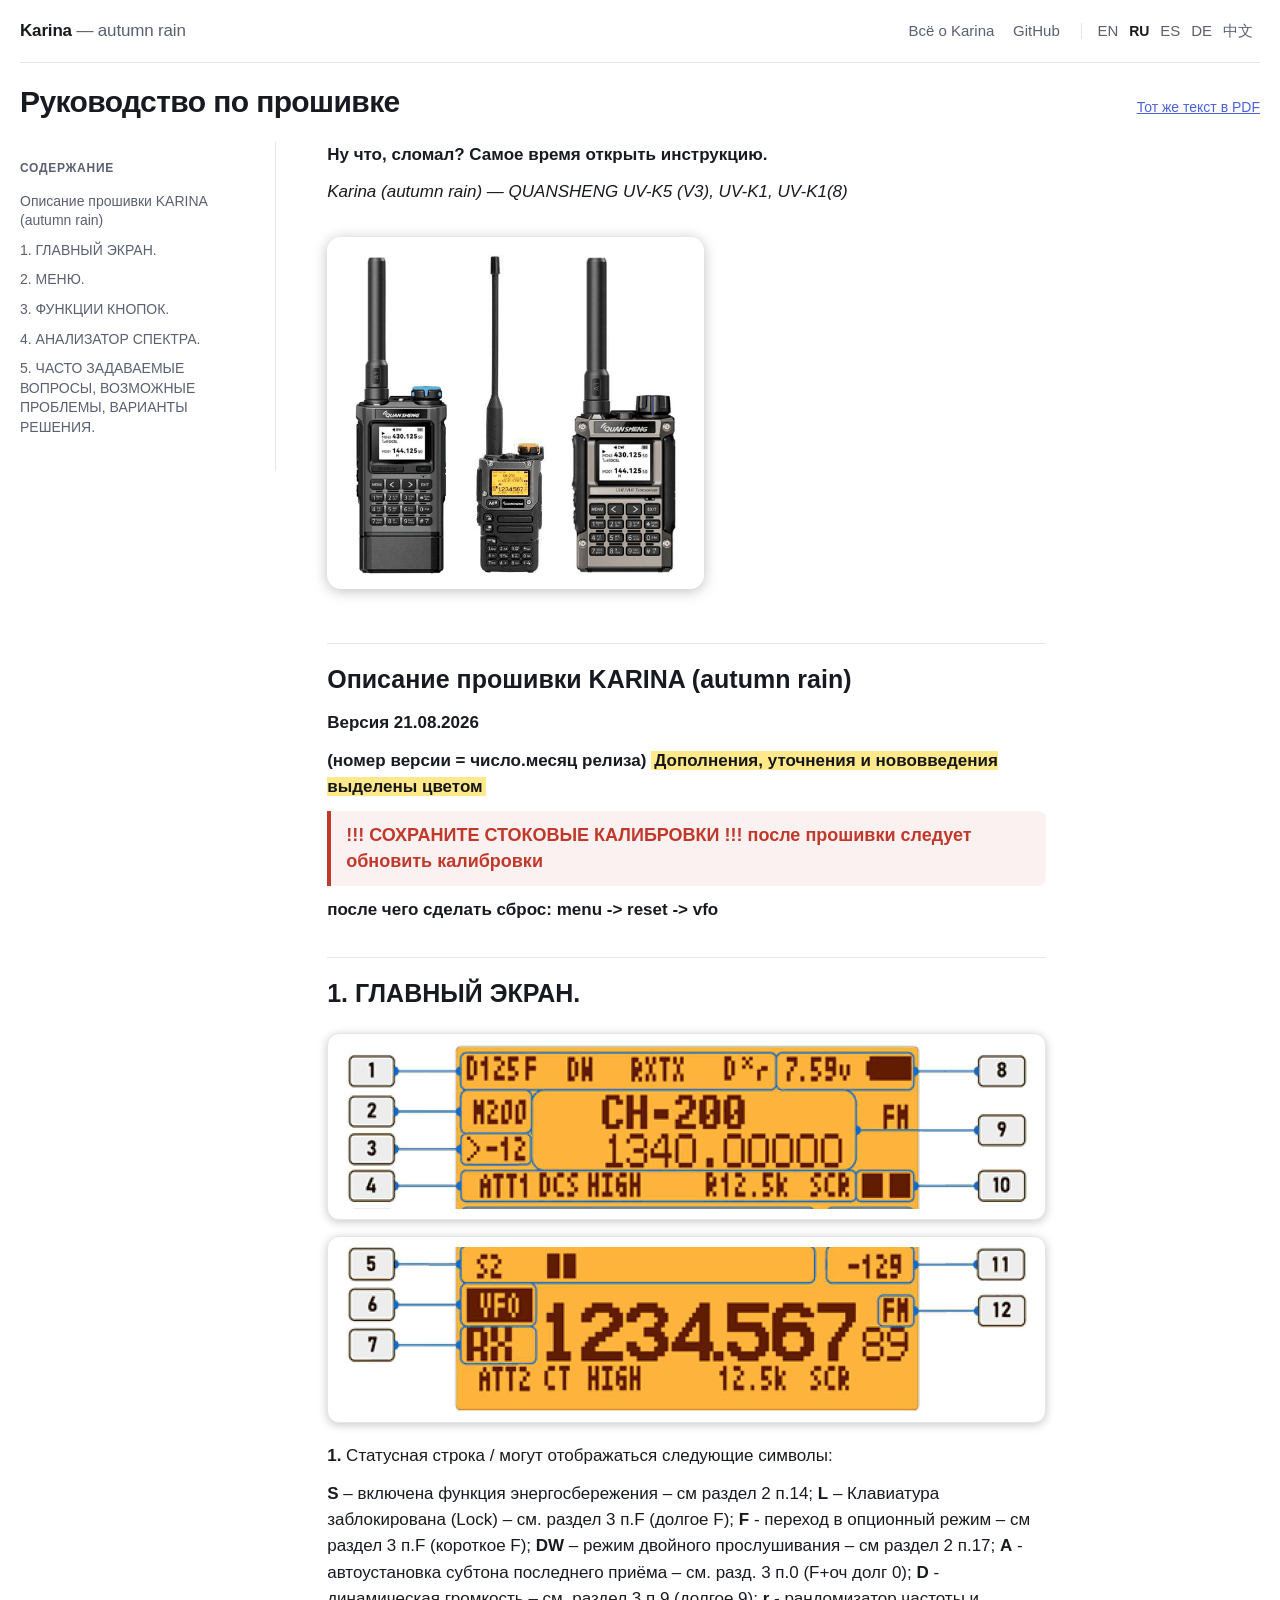
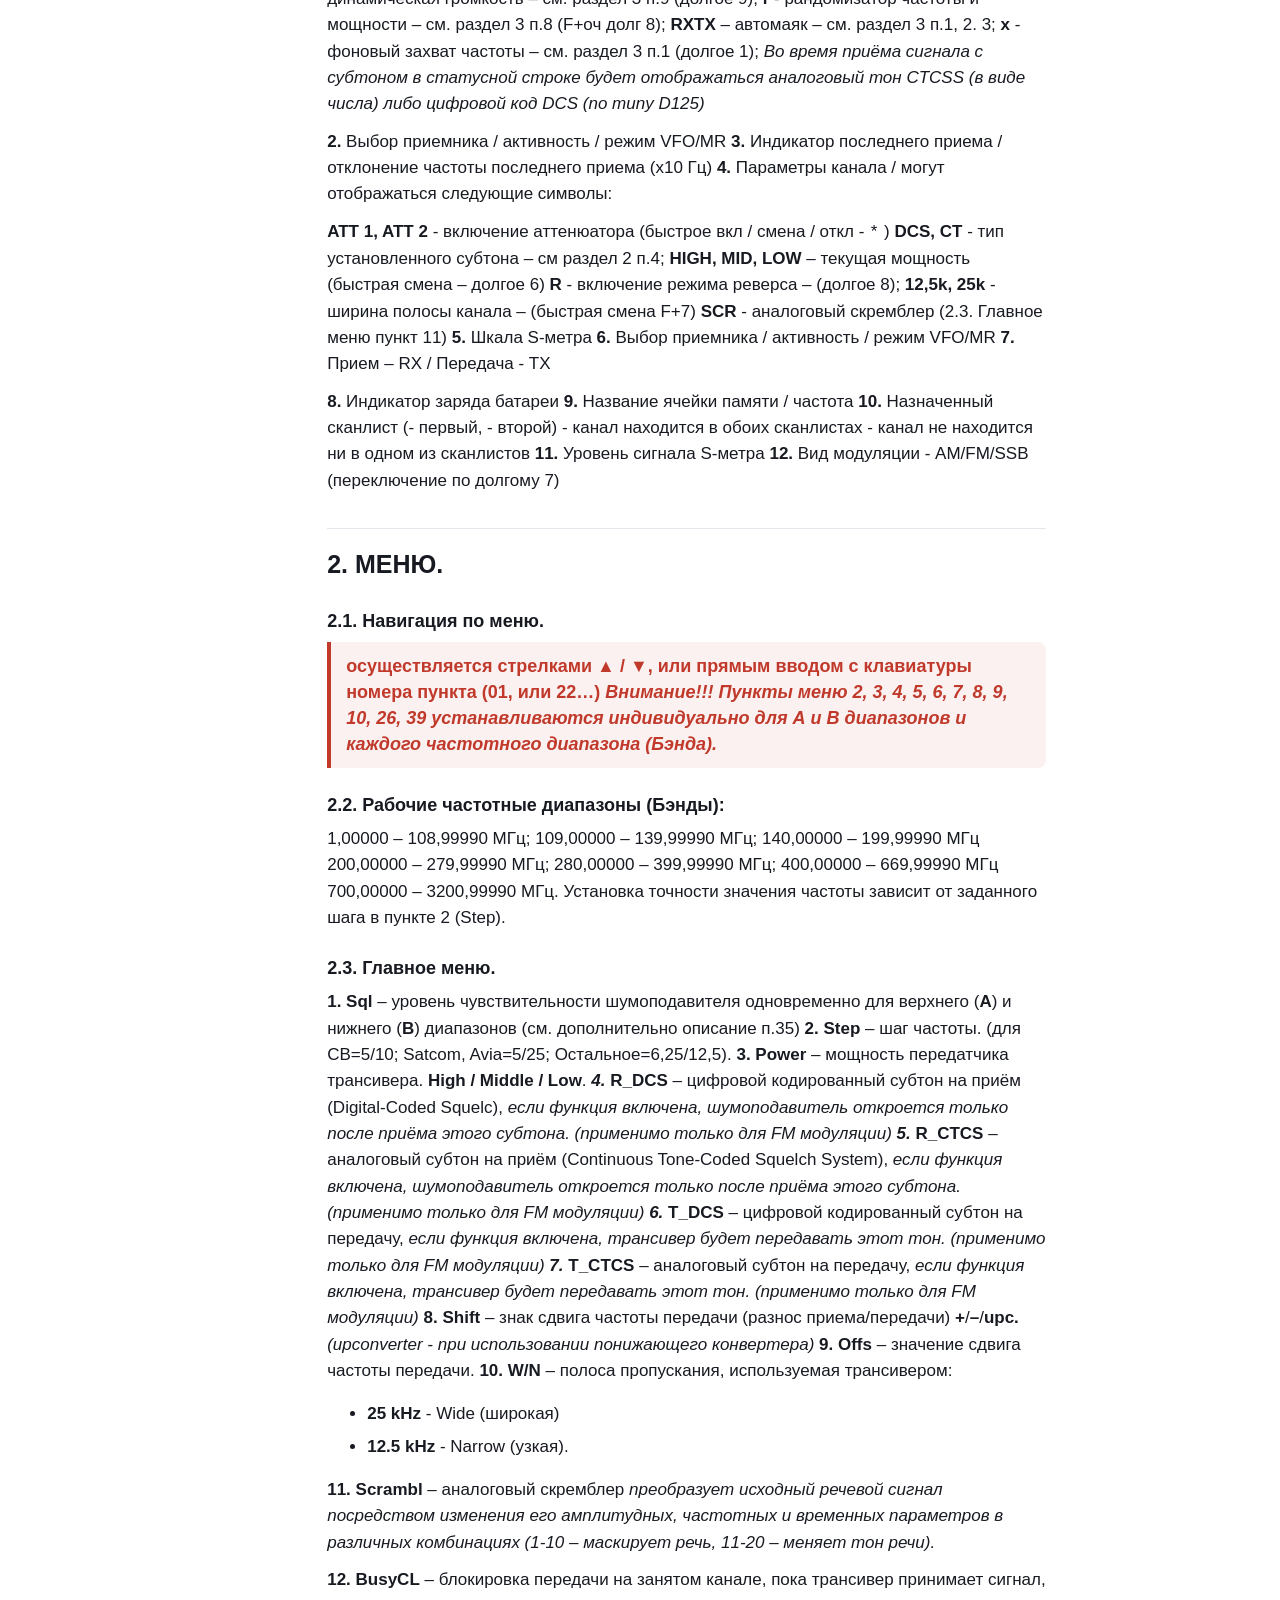
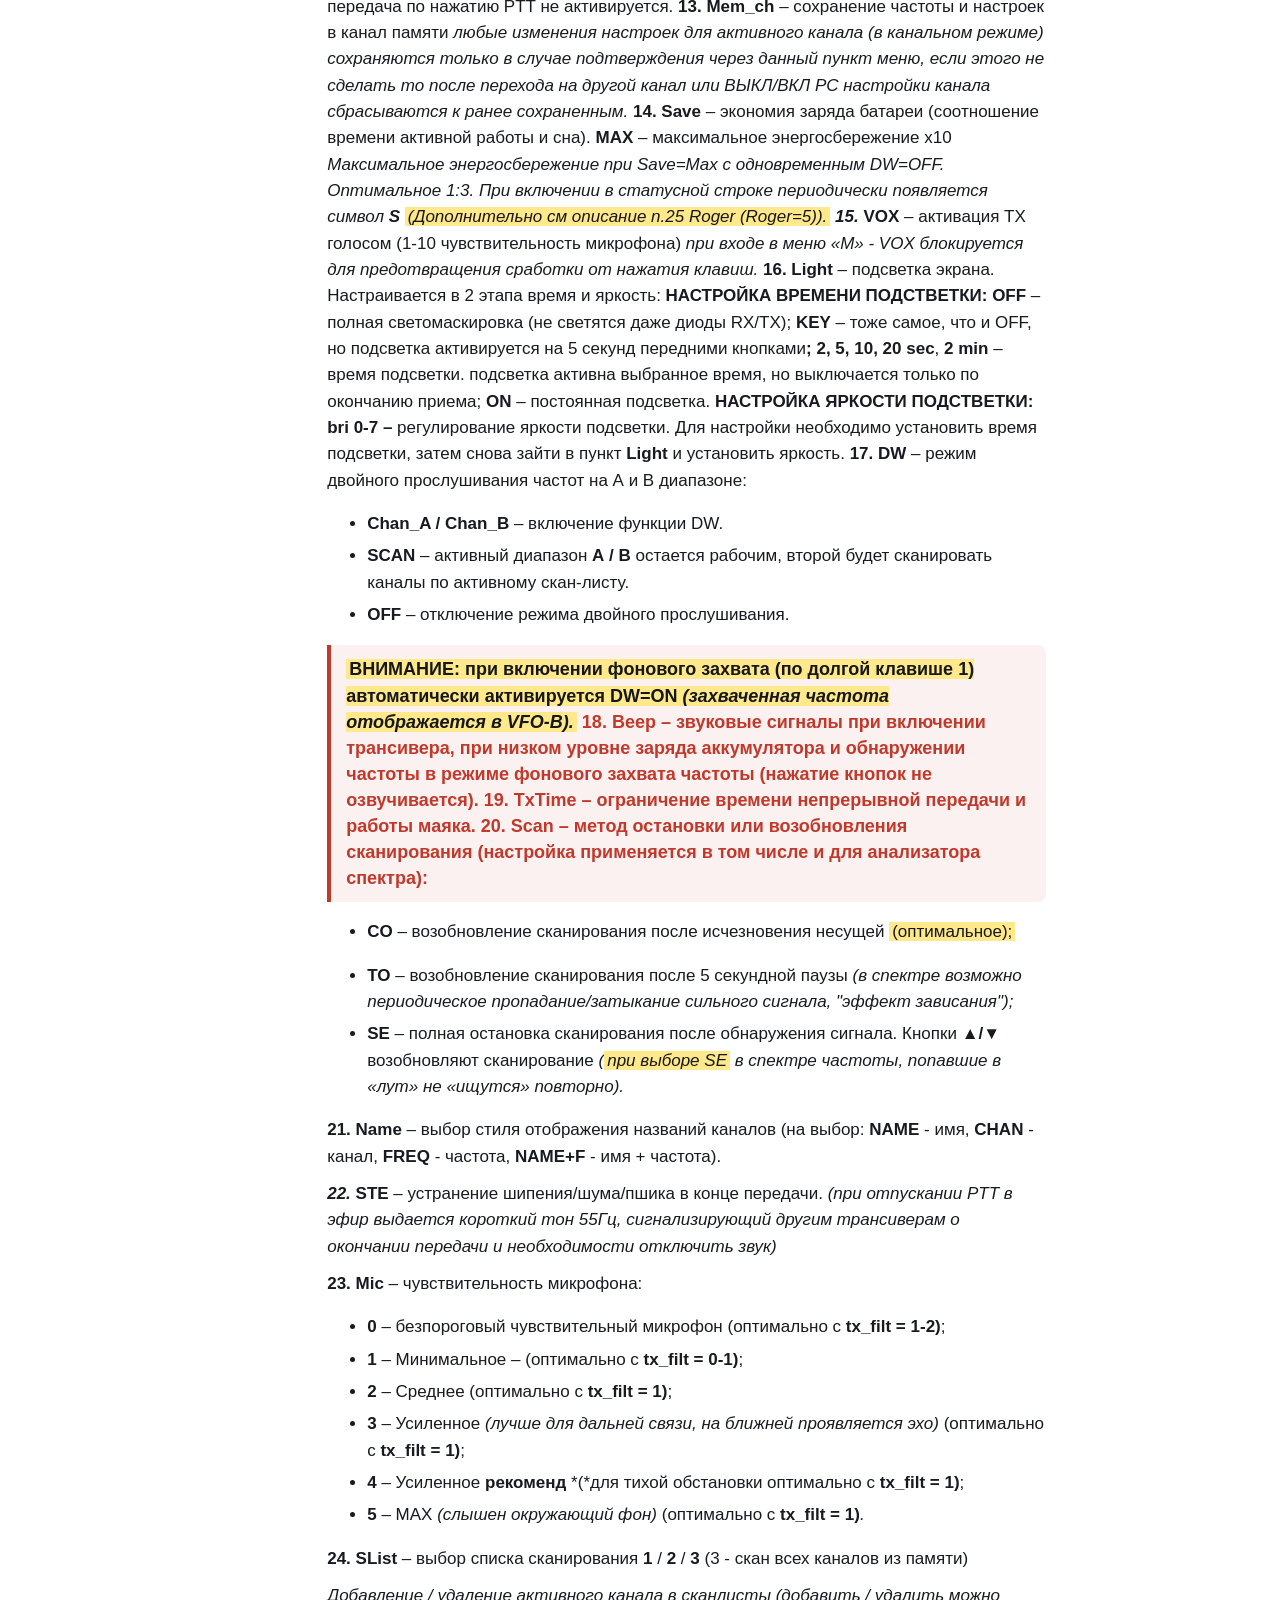
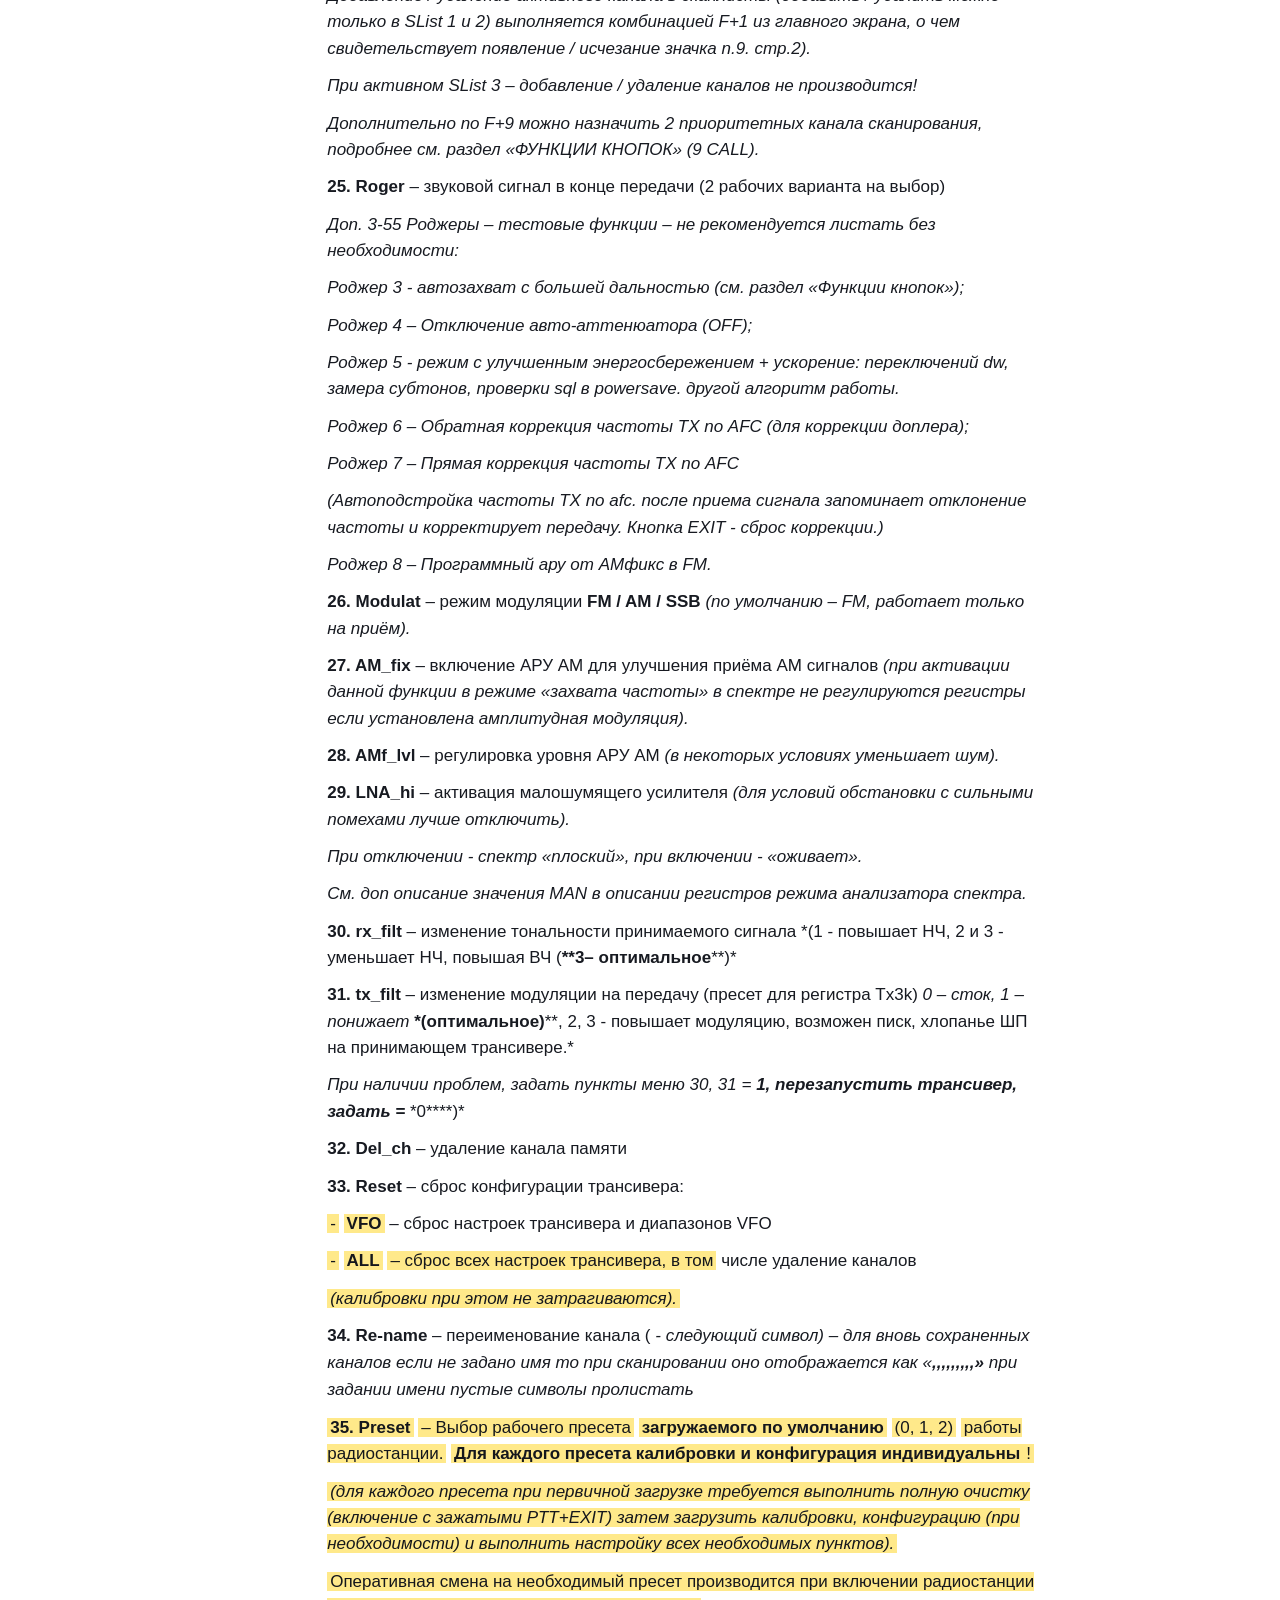
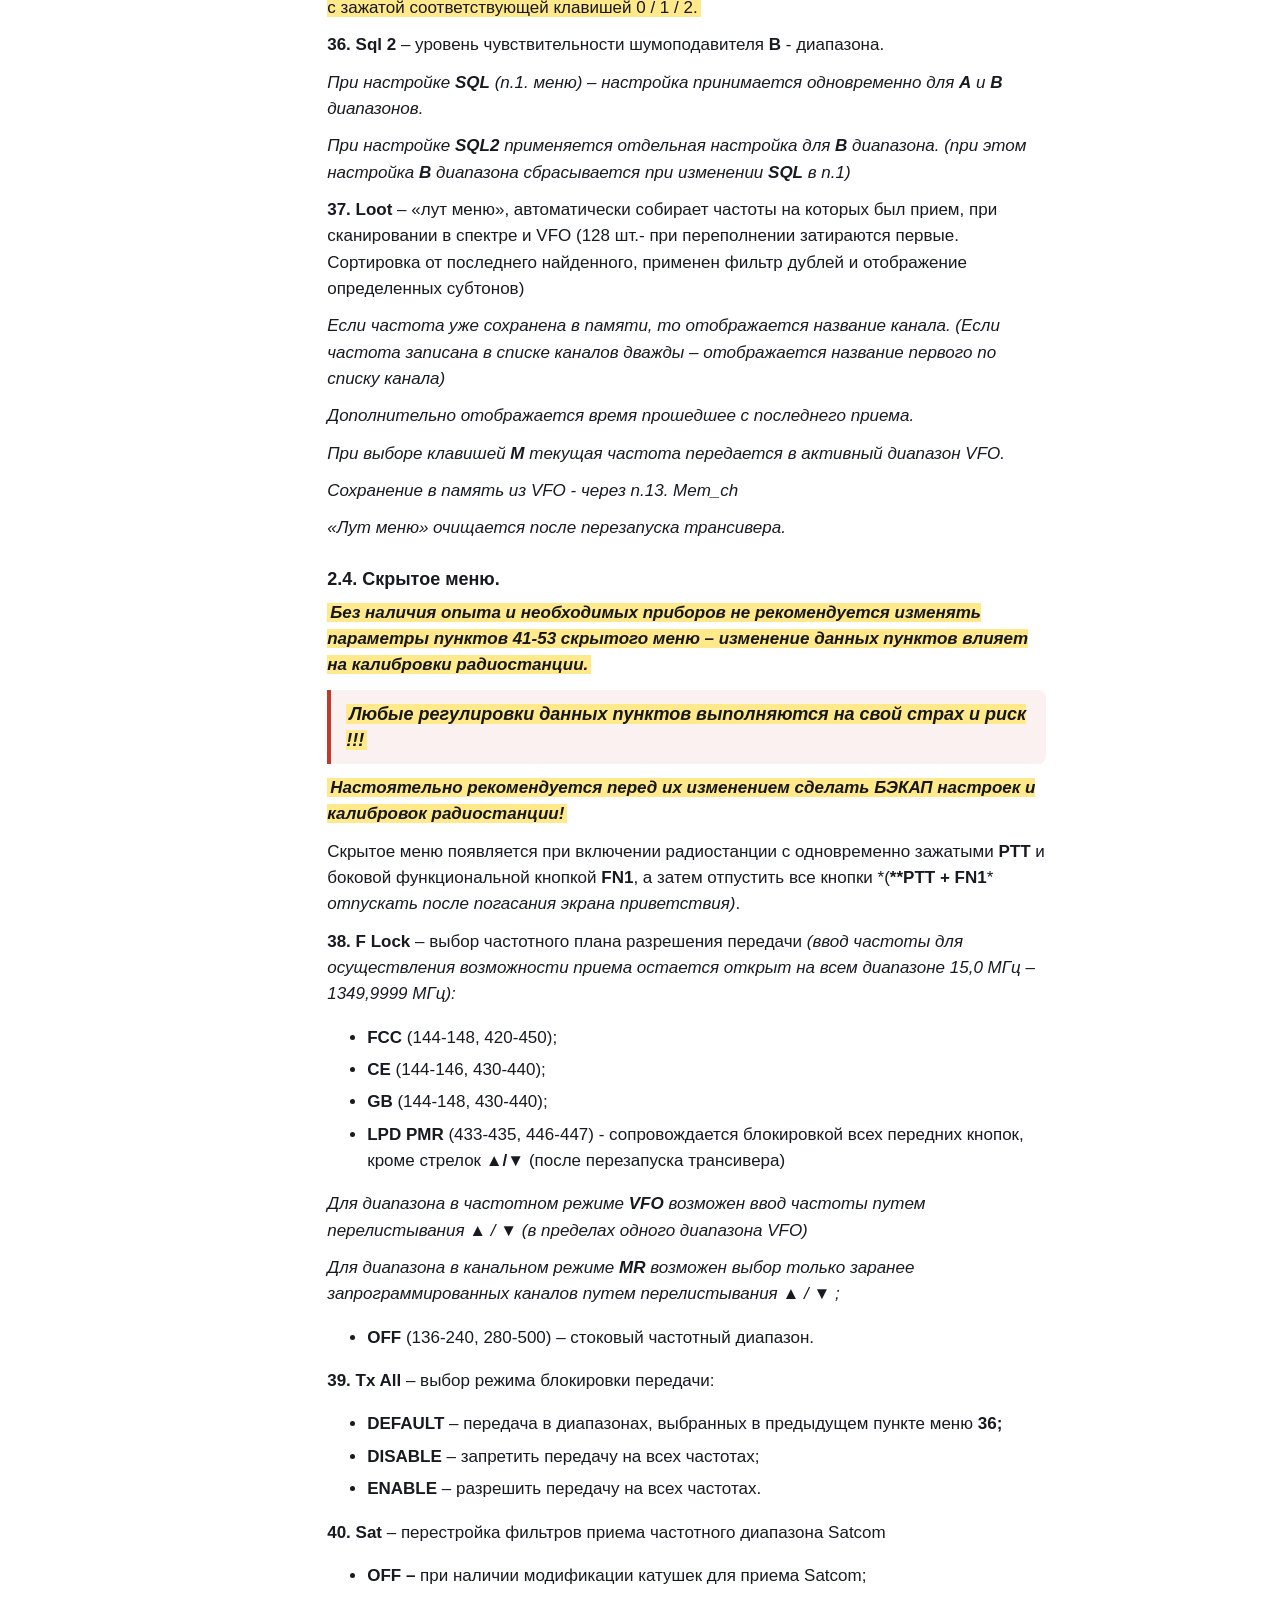
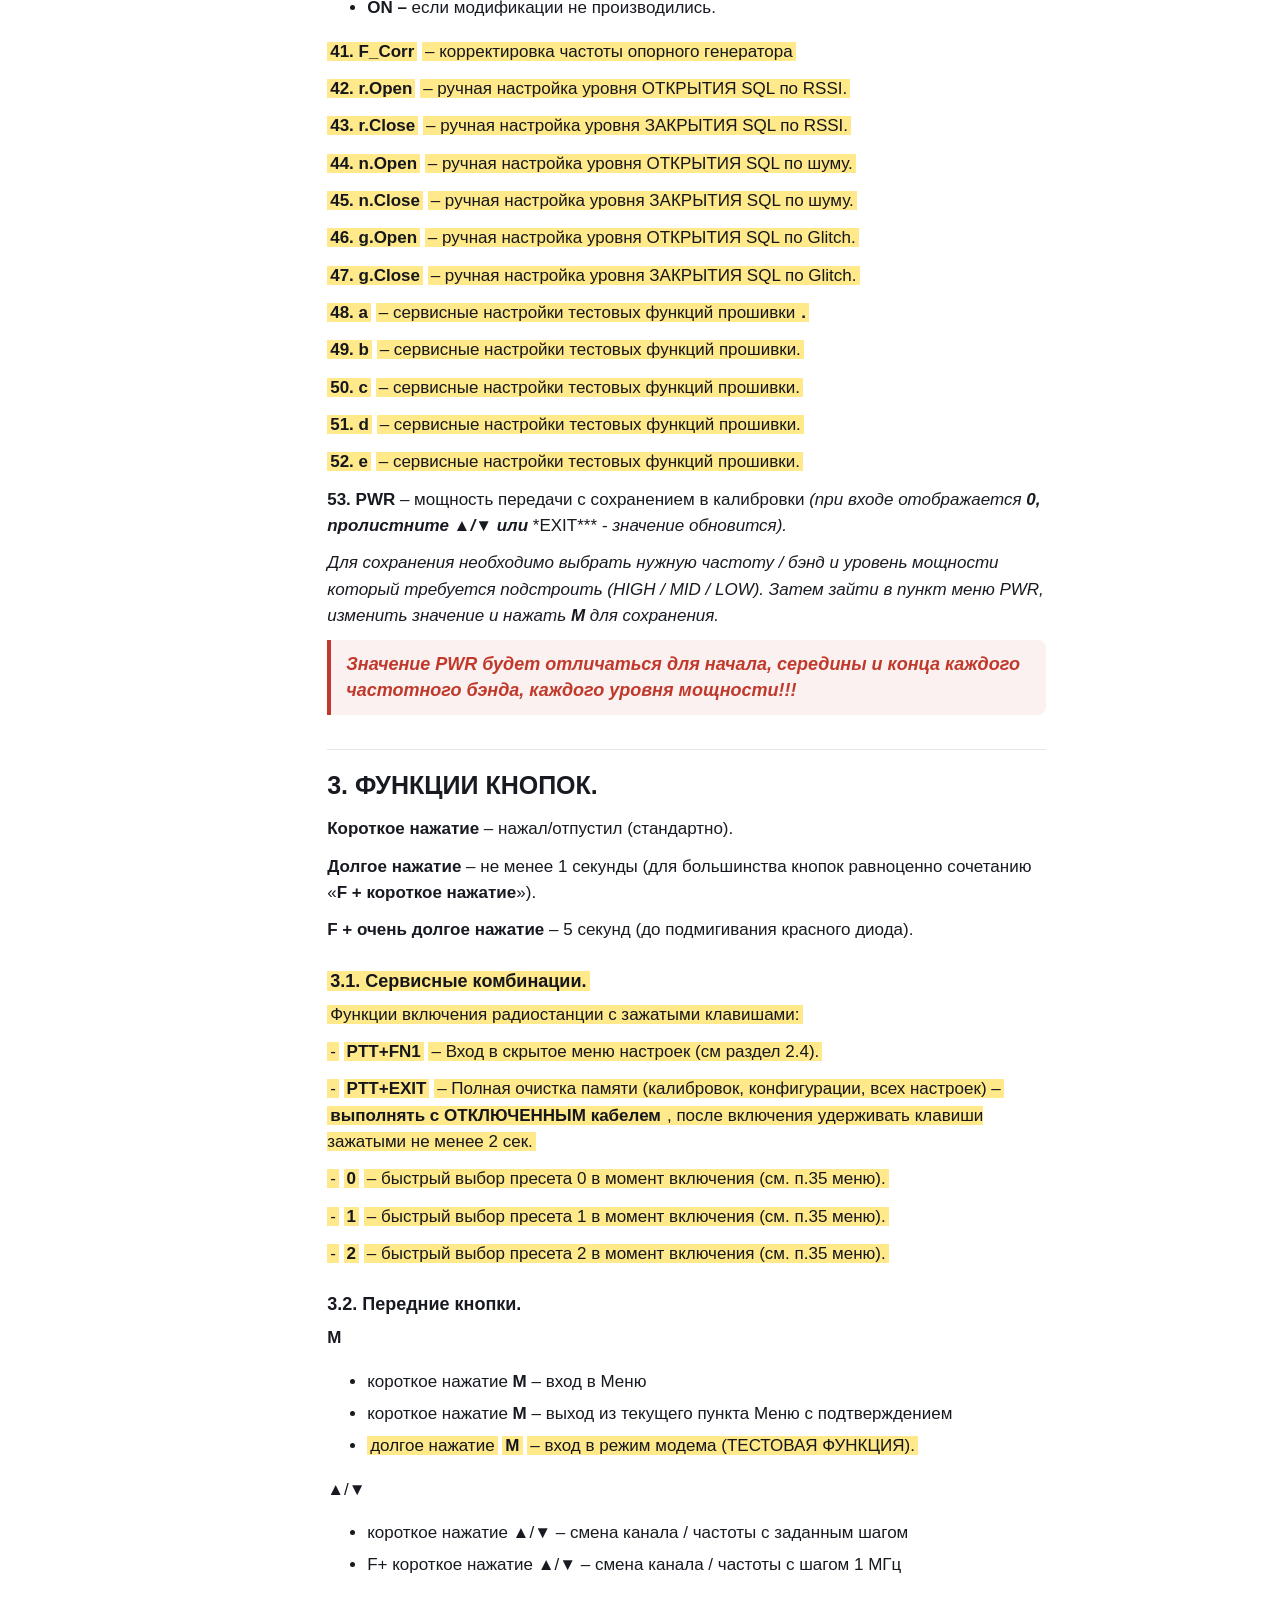
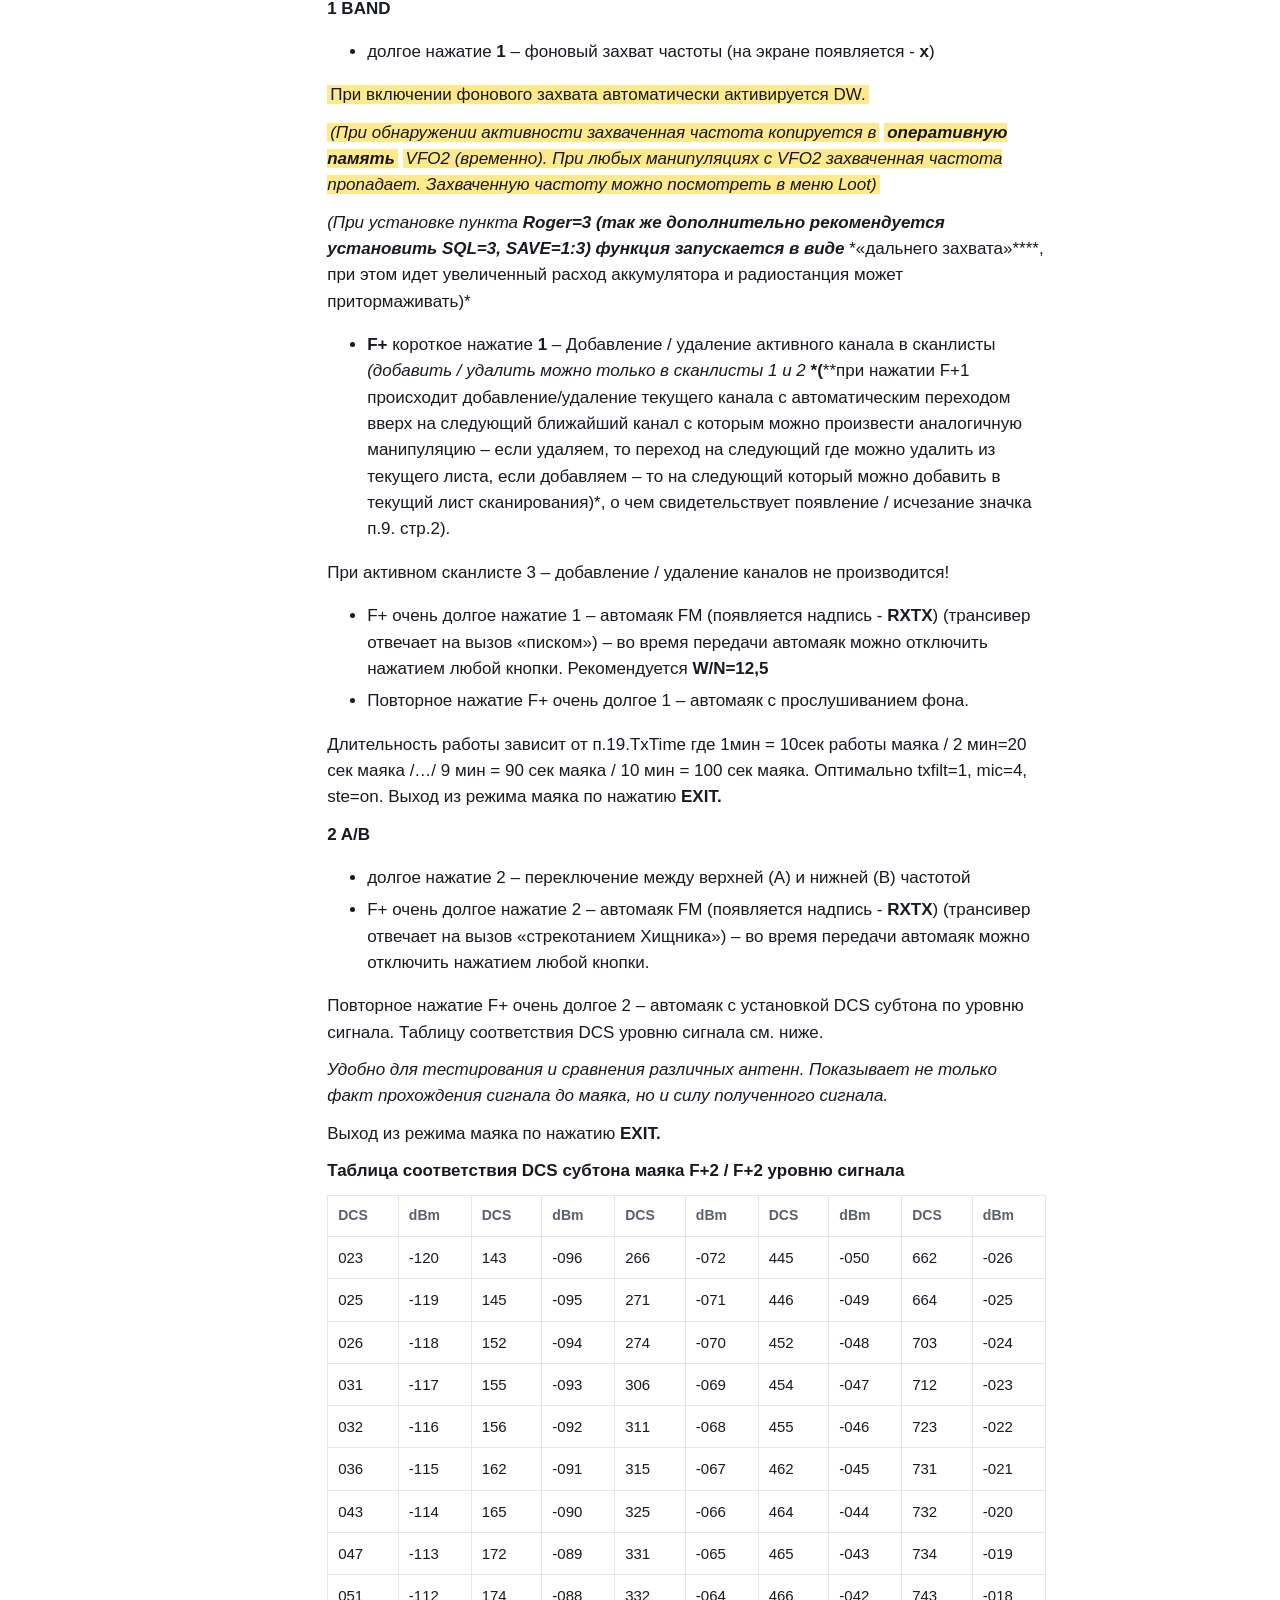
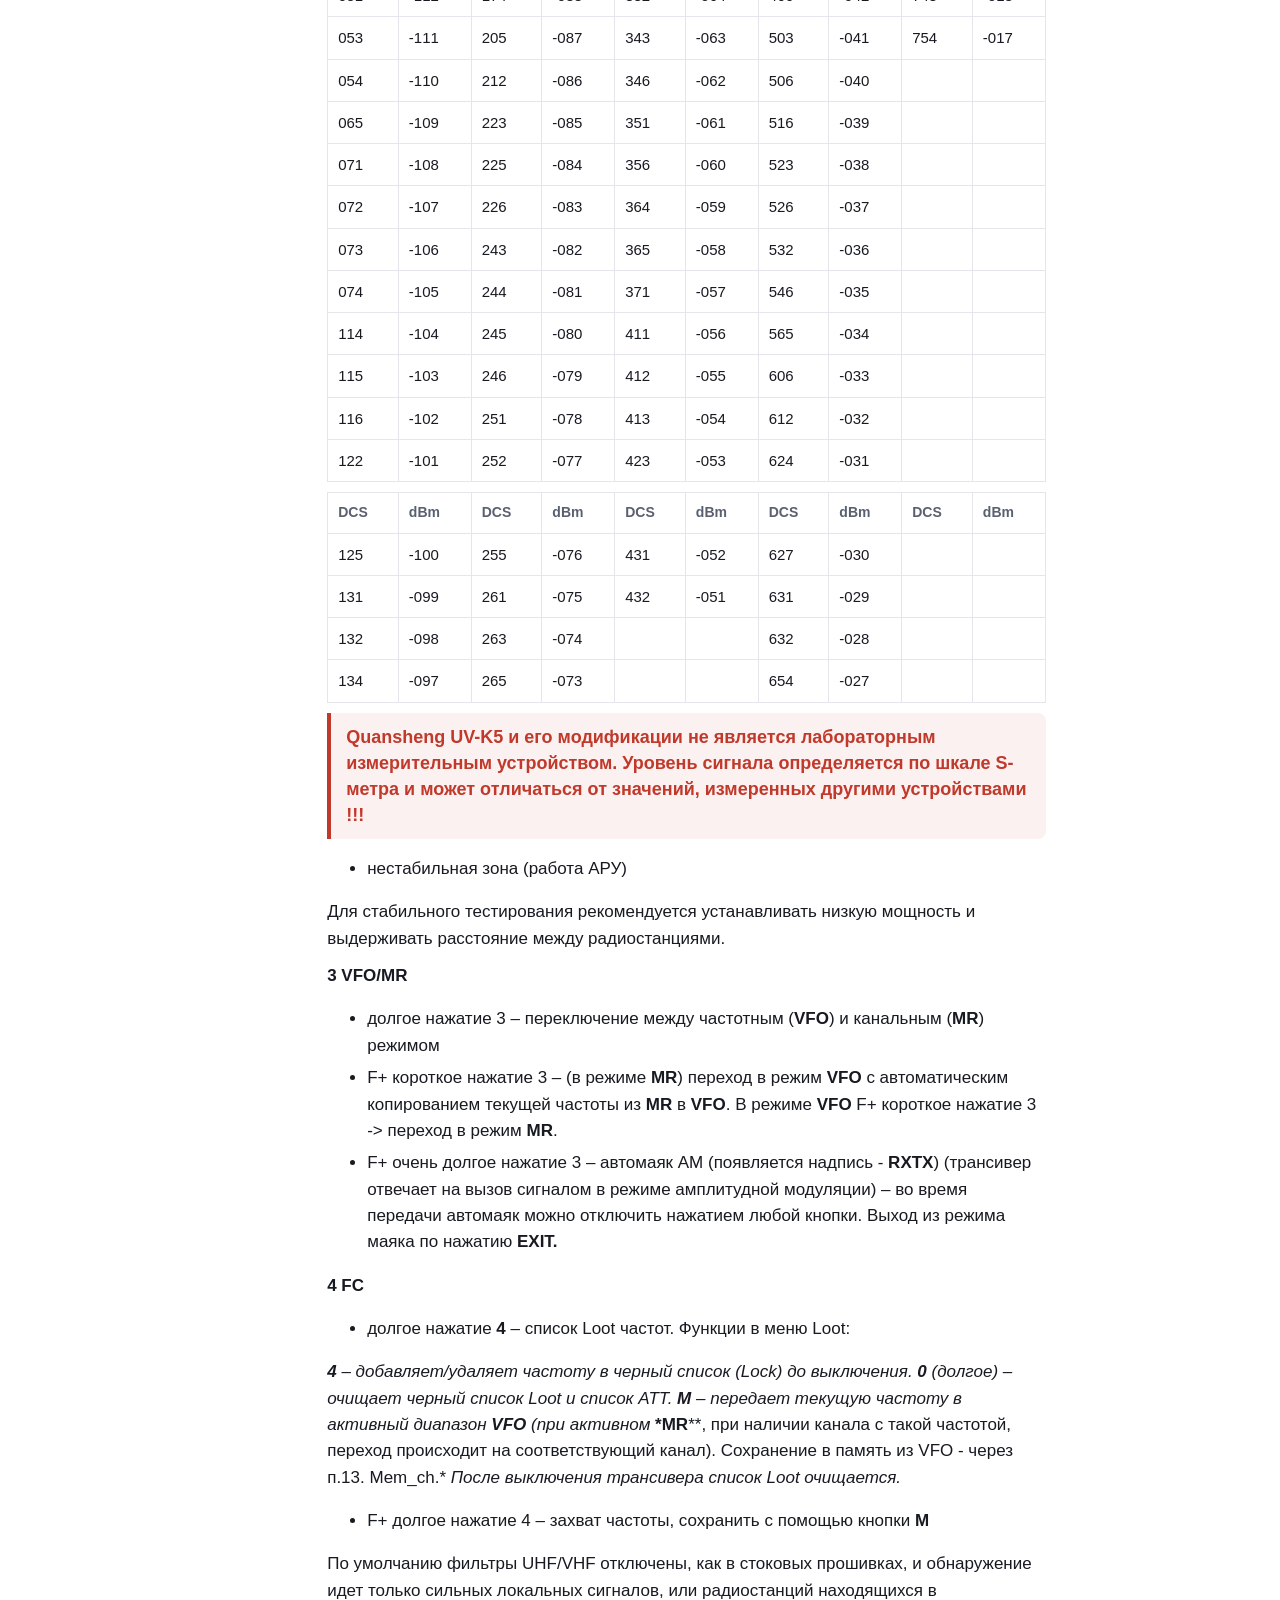
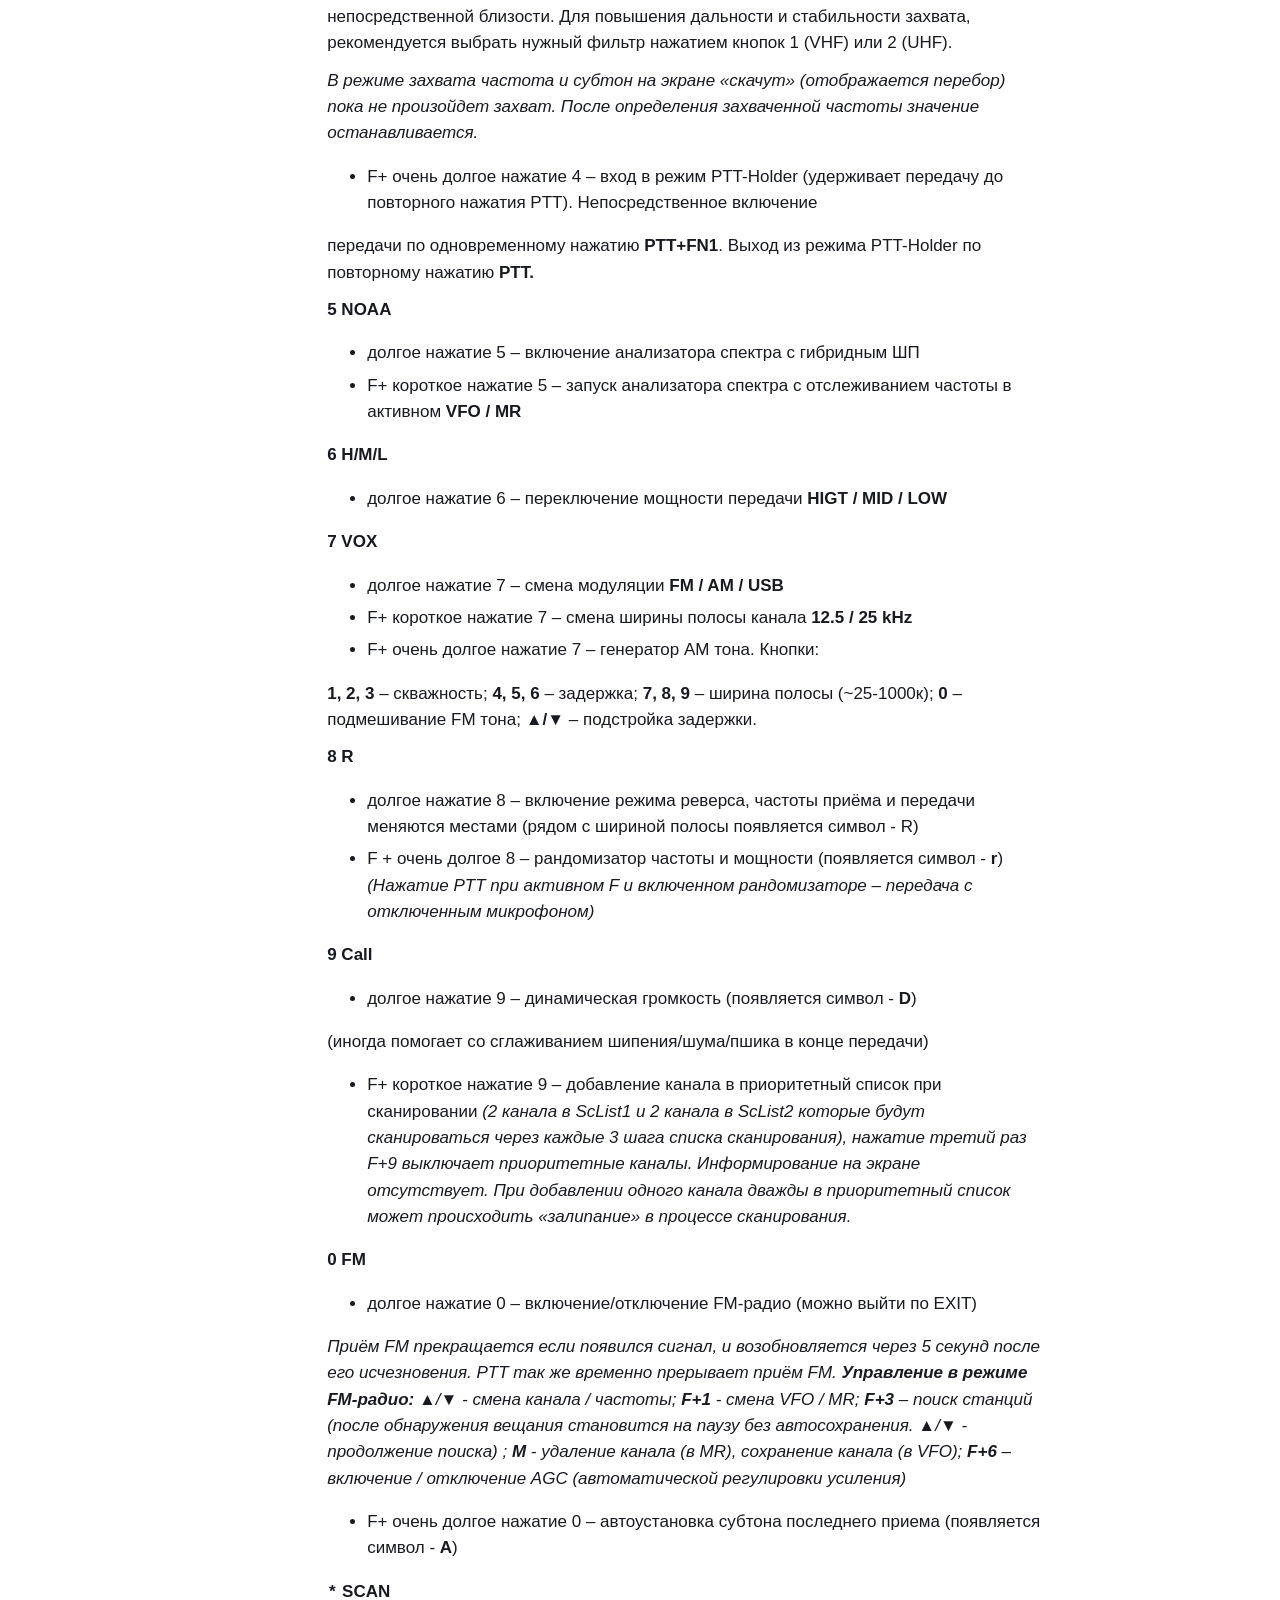
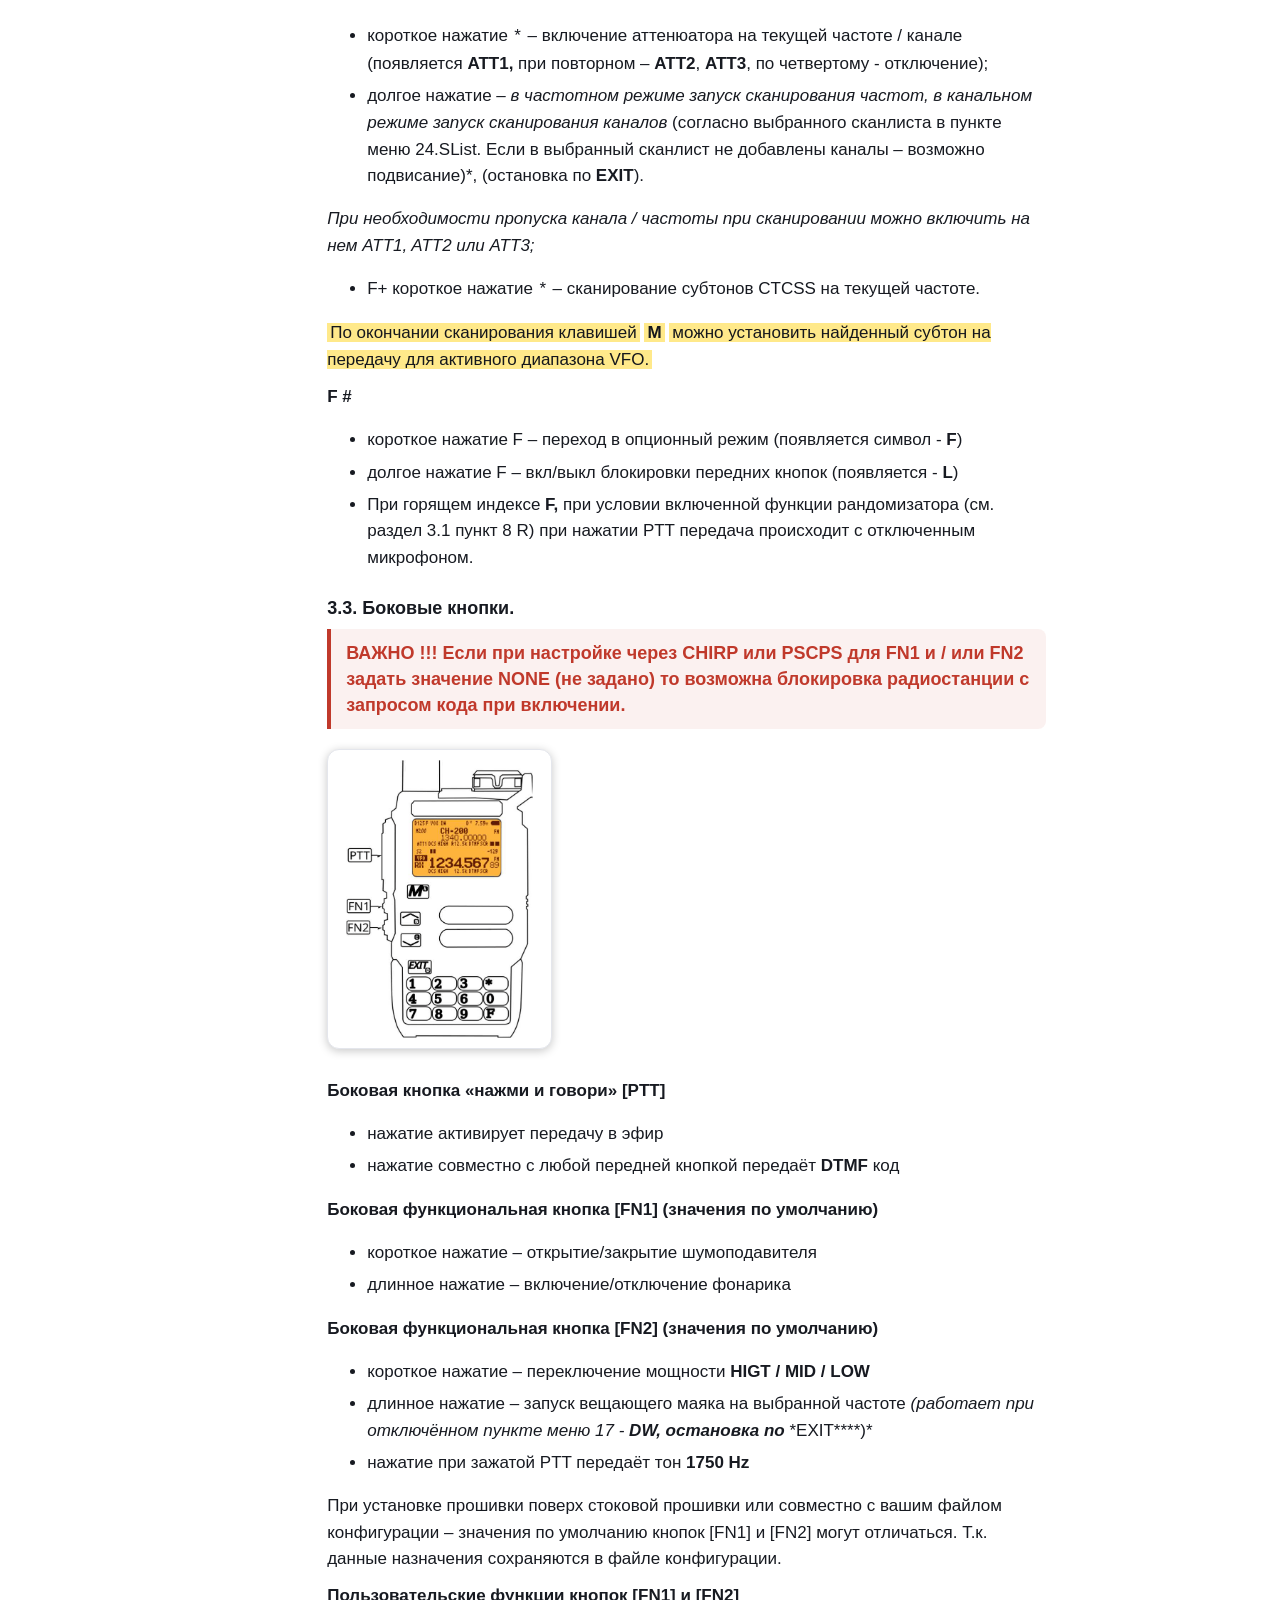
<file: docs/ru/manual/index.html>
<!doctype html>
<html lang="ru">
<head>
<meta charset="utf-8">
<meta name="viewport" content="width=device-width, initial-scale=1">
<title>Руководство по прошивке — Karina</title>
<meta name="description" content="Руководство по прошивке — Karina (autumn rain), Quansheng UV-K5 V3 / UV-K1.">
<link rel="canonical" href="https://autumn1rain.github.io/karina-v3-k1/ru/manual/">
<link rel="stylesheet" href="../../assets/style.css">
</head>
<body>
<div class="wrap doc-wrap">
<header class="top">
  <div class="brand">Karina <span>— autumn rain</span></div>
  <nav><a href="../../ru/">Всё о Karina</a> <a href="https://github.com/autumn1rain/karina-v3-k1">GitHub</a>
       <span class="langsel"><a href="https://autumn1rain.github.io/karina-v3-k1/manual/" hreflang="en" title="English">EN</a> <b>RU</b> <a href="https://autumn1rain.github.io/karina-v3-k1/es/manual/" hreflang="es" title="Español">ES</a> <a href="https://autumn1rain.github.io/karina-v3-k1/de/manual/" hreflang="de" title="Deutsch">DE</a> <a href="https://autumn1rain.github.io/karina-v3-k1/zh/manual/" hreflang="zh" title="中文">中文</a></span></nav>
</header>
<div class="doc-top">
  <h1>Руководство по прошивке</h1>
  <p class="sub"><a href="https://github.com/autumn1rain/karina-v3-k1/blob/main/karina-v3-k1-manual.pdf">Тот же текст в PDF</a></p>
</div>
<div class="doc">
  <aside class="toc"><b>Содержание</b><a href="#s1">Описание прошивки KARINA (autumn rain)</a><a href="#s3">1. ГЛАВНЫЙ ЭКРАН.</a><a href="#s4">2. МЕНЮ.</a><a href="#s5">3. ФУНКЦИИ КНОПОК.</a><a href="#s6">4. АНАЛИЗАТОР СПЕКТРА.</a><a href="#s7">5. ЧАСТО ЗАДАВАЕМЫЕ ВОПРОСЫ, ВОЗМОЖНЫЕ ПРОБЛЕМЫ, ВАРИАНТЫ РЕШЕНИЯ.</a></aside>
  <article class="body"><p><b>Ну что, сломал?</b> <b>Самое время открыть инструкцию.</b></p>
<p><i>Karina (autumn rain) — QUANSHENG UV-K5 (V3), UV-K1, UV-K1(8)</i></p>
<p class="shot hero"><img src="../../assets/docs/manual/p01_2.png" alt="screenshot"><img src="../../assets/docs/manual/p01_1.png" alt="screenshot"><img src="../../assets/docs/manual/p01_3.png" alt="screenshot"></p>
<h2 id="s1">Описание прошивки KARINA (autumn rain)<a class="anchor" href="#s1">#</a></h2>
<p><b>Версия 21.08.2026</b></p>
<p><b>(номер версии = число.месяц релиза)</b> <mark><b>Дополнения, уточнения и нововведения выделены цветом</b></mark></p>
<p class="danger"> <b>!!! СОХРАНИТЕ СТОКОВЫЕ КАЛИБРОВКИ !!!</b> <b>после прошивки следует обновить калибровки</b></p>
<p><b>после чего сделать сброс: menu -&gt; reset -&gt; vfo</b></p>
<h2 id="s3">1. ГЛАВНЫЙ ЭКРАН.<a class="anchor" href="#s3">#</a></h2>
<p class="shot row"><img src="../../assets/docs/manual/p03_1.png" alt="screenshot" class="wide"><img src="../../assets/docs/manual/p03_2.png" alt="screenshot" class="wide"></p>
<p><b>1.</b> Статусная строка / могут отображаться следующие символы:</p>
<p><b>S</b> – включена функция энергосбережения – см раздел 2 п.14; <b>L</b> – Клавиатура заблокирована (Lock) – см. раздел 3 п.F (долгое F); <b>F</b> - переход в опционный режим – см раздел 3 п.F (короткое F); <b>DW</b> – режим двойного прослушивания – см раздел 2 п.17; <b>A</b> - автоустановка субтона последнего приёма – см. разд. 3 п.0 (F+оч долг 0); <b>D</b> - динамическая громкость – см. раздел 3 п.9 (долгое 9); <b>r</b> - рандомизатор частоты и мощности – см. раздел 3 п.8 (F+оч долг 8); <b>RXTX</b> – автомаяк – см. раздел 3 п.1, 2. 3; <b>x</b> - фоновый захват частоты – см. раздел 3 п.1 (долгое 1); <i>Во время приёма сигнала с субтоном в статусной строке будет</i> <i>отображаться аналоговый тон CTCSS (в виде числа) либо цифровой код</i> <i>DCS (по типу D125)</i></p>
<p><b>2.</b> Выбор приемника / активность / режим VFO/MR <b>3.</b> Индикатор последнего приема / отклонение частоты последнего приема (х10 Гц) <b>4.</b> Параметры канала / могут отображаться следующие символы:</p>
<p><b>ATT 1, ATT 2</b> - включение аттенюатора (быстрое вкл / смена / откл - <code>*</code> ) <b>DCS, CT</b> - тип установленного субтона – см раздел 2 п.4; <b>HIGH, MID, LOW</b> – текущая мощность (быстрая смена – долгое 6) <b>R</b> - включение режима реверса – (долгое 8); <b>12,5k, 25k</b> - ширина полосы канала – (быстрая смена F+7) <b>SCR</b> - аналоговый скремблер (2.3. Главное меню пункт 11) <b>5.</b> Шкала S-метра <b>6.</b> Выбор приемника / активность / режим VFO/MR <b>7.</b> Прием – RX / Передача - TX</p>
<p><b>8.</b> Индикатор заряда батареи <b>9.</b> Название ячейки памяти / частота <b>10.</b> Назначенный сканлист (- первый, - второй) - канал находится в обоих сканлистах - канал не находится ни в одном из сканлистов <b>11.</b> Уровень сигнала S-метра <b>12.</b> Вид модуляции - AM/FM/SSB (переключение по долгому 7)</p>
<h2 id="s4">2. МЕНЮ.<a class="anchor" href="#s4">#</a></h2>
<h3>2.1. Навигация по меню.</h3>
<p class="danger"><b>осуществляется стрелками</b> ▲ <b>/</b> ▼<b>, или прямым вводом с клавиатуры номера пункта (01, или 22…)</b> <b><i>Внимание!!!</b></i> <i>Пункты меню 2, 3, 4, 5, 6, 7, 8, 9, 10, 26, 39 устанавливаются</i> <i>индивидуально для А и В диапазонов и каждого частотного диапазона (Бэнда).</i></p>
<h3>2.2. Рабочие частотные диапазоны (Бэнды):</h3>
<p>1,00000 – 108,99990 МГц; 109,00000 – 139,99990 МГц; 140,00000 – 199,99990 МГц 200,00000 – 279,99990 МГц; 280,00000 – 399,99990 МГц; 400,00000 – 669,99990 МГц 700,00000 – 3200,99990 МГц. Установка точности значения частоты зависит от заданного шага в пункте 2 (Step).</p>
<h3>2.3. Главное меню.</h3>
<p><b>1.</b> <b>Sql</b> – уровень чувствительности шумоподавителя одновременно для верхнего (<b>А</b>) и нижнего (<b>В</b>) диапазонов (см. дополнительно описание п.35) <b>2.</b> <b>Step</b> – шаг частоты. (для СВ=5/10; Satcom, Avia=5/25; Остальное=6,25/12,5). <b>3.</b> <b>Power</b> – мощность передатчика трансивера. <b>High / Middle / Low</b>. <b><i>4.</b></i> <b>R_DCS</b> – цифровой кодированный субтон на приём (Digital-Coded Squelc), <i>если функция включена, шумоподавитель откроется только после приёма этого субтона. (применимо только для FM модуляции)</i> <b><i>5.</b></i> <b>R_CTCS</b> – аналоговый субтон на приём (Continuous Tone-Coded Squelch System), <i>если функция включена, шумоподавитель откроется только после приёма этого субтона. (применимо только для FM модуляции)</i> <b><i>6.</b></i> <b>T_DCS</b> – цифровой кодированный субтон на передачу, <i>если функция включена, трансивер будет передавать этот тон. (применимо только для FM модуляции)</i> <b><i>7.</b></i> <b>T_CTCS</b> – аналоговый субтон на передачу, <i>если функция включена, трансивер будет передавать этот тон. (применимо только для FM модуляции)</i> <b>8.</b> <b>Shift</b> – знак сдвига частоты передачи (разнос приема/передачи) <b>+</b>/<b>–</b>/<b>upc.</b> <i>(upconverter - при использовании понижающего конвертера)</i> <b>9.</b> <b>Offs</b> – значение сдвига частоты передачи. <b>10. W/N</b> – полоса пропускания, используемая трансивером:</p>
<ul>
<li><b>25 kHz</b> - Wide (широкая)</li>
<li><b>12.5 kHz</b> - Narrow (узкая).</li>
</ul>
<p><b>11. Scrambl</b> – аналоговый скремблер <i>преобразует исходный речевой сигнал посредством изменения его амплитудных, частотных и временных параметров в различных комбинациях (1-10 – маскирует речь, 11-20 – меняет тон речи).</i></p>
<p><b>12. BusyCL</b> – блокировка передачи на занятом канале, пока трансивер принимает сигнал, передача по нажатию PTT не активируется. <b>13. Mem_ch</b> – сохранение частоты и настроек в канал памяти <i>любые изменения настроек для активного канала (в канальном режиме) сохраняются только в случае подтверждения через данный пункт меню, если этого не сделать то после перехода на другой канал или ВЫКЛ/ВКЛ РС настройки канала сбрасываются к ранее сохраненным.</i> <b>14. Save</b> – экономия заряда батареи (соотношение времени активной работы и сна). <b>MAX</b> – максимальное энергосбережение х10 <i>Максимальное энергосбережение при Save=Max с одновременным DW=OFF. Оптимальное 1:3. При включении в статусной строке периодически появляется символ</i> <b><i>S</b></i> <mark><i>(Дополнительно см описание п.25 Roger (Roger=5)).</i></mark> <b><i>15.</b></i> <b>VOX</b> – активация TX голосом (1-10 чувствительность микрофона) <i>при входе в меню «M» - VOX блокируется для предотвращения сработки от нажатия клавиш.</i> <b>16. Light</b> – подсветка экрана. Настраивается в 2 этапа время и яркость: <b>НАСТРОЙКА ВРЕМЕНИ ПОДСТВЕТКИ:</b> <b>OFF</b> – полная светомаскировка (не светятся даже диоды RX/TX); <b>KEY</b> – тоже самое, что и OFF, но подсветка активируется на 5 секунд передними кнопками<b>;</b> <b>2, 5, 10, 20 sec</b>, <b>2 min</b> – время подсветки. подсветка активна выбранное время, но выключается только по окончанию приема; <b>ON</b> – постоянная подсветка. <b>НАСТРОЙКА ЯРКОСТИ ПОДСТВЕТКИ:</b> <b>bri 0-7 –</b> регулирование яркости подсветки. Для настройки необходимо установить время подсветки, затем снова зайти в пункт <b>Light</b> и установить яркость. <b>17. DW</b> – режим двойного прослушивания частот на А и В диапазоне:</p>
<ul>
<li><b>Chan_A / Chan_B</b> – включение функции DW.</li>
<li><b>SCAN</b> – активный диапазон <b>А / В</b> остается рабочим, второй будет сканировать каналы по активному скан-листу.</li>
<li><b>OFF</b> – отключение режима двойного прослушивания.</li>
</ul>
<p class="danger"><mark><b>ВНИМАНИЕ</b>: при включении фонового захвата (по долгой клавише 1) автоматически активируется DW=ON <i>(захваченная частота отображается в VFO-B).</i></mark> <b>18. Beep</b> – звуковые сигналы при включении трансивера, при низком уровне заряда аккумулятора и обнаружении частоты в режиме фонового захвата частоты (нажатие кнопок не озвучивается). <b>19. TxTime</b> – ограничение времени непрерывной передачи и работы маяка. <b>20. Scan</b> – метод остановки или возобновления сканирования (настройка применяется в том числе и для анализатора спектра):</p>
<ul>
<li><b>CO</b> – возобновление сканирования после исчезновения несущей <mark>(оптимальное);</mark></li>
</ul>
<ul>
<li><b>TO</b> – возобновление сканирования после 5 секундной паузы <i>(в спектре возможно периодическое пропадание/затыкание сильного сигнала, "эффект зависания");</i></li>
<li><b>SE</b> – полная остановка сканирования после обнаружения сигнала. Кнопки ▲<b>/</b>▼ возобновляют сканирование <i>(</i><mark><i>при выборе SE</i></mark> <i>в спектре частоты, попавшие в «лут» не «ищутся» повторно).</i></li>
</ul>
<p><b>21. Name</b> – выбор стиля отображения названий каналов (на выбор: <b>NAME</b> - имя, <b>CHAN</b> - канал, <b>FREQ</b> - частота, <b>NAME+F</b> - имя + частота).</p>
<p><b><i>22.</b></i> <b>STE</b> – устранение шипения/шума/пшика в конце передачи. <i>(при отпускании PTT в эфир выдается короткий тон 55Гц, сигнализирующий другим трансиверам о окончании передачи и необходимости отключить звук)</i></p>
<p><b>23. Mic</b> – чувствительность микрофона:</p>
<ul>
<li><b>0</b> – безпороговый чувствительный микрофон (оптимально с <b>tx_filt = 1-2)</b>;</li>
<li><b>1</b> – Минимальное – (оптимально с <b>tx_filt = 0-1)</b>;</li>
<li><b>2</b> – Среднее (оптимально с <b>tx_filt = 1)</b>;</li>
<li><b>3</b> – Усиленное <i>(лучше для дальней связи, на ближней проявляется эхо)</i> (оптимально с <b>tx_filt = 1)</b>;</li>
<li><b>4</b> – Усиленное <b>рекоменд</b> *(*для тихой обстановки оптимально с <b>tx_filt = 1)</b>;</li>
<li><b>5</b> – MAX <i>(слышен окружающий фон)</i> (оптимально с <b>tx_filt = 1)</b><i>.</i></li>
</ul>
<p><b>24. SList</b> – выбор списка сканирования <b>1</b> / <b>2</b> / <b>3</b> (3 - скан всех каналов из памяти)</p>
<p><i>Добавление / удаление активного канала в сканлисты (добавить / удалить можно только в SList 1 и 2) выполняется комбинацией F+1 из главного экрана, о чем свидетельствует появление / исчезание значка п.9. стр.2).</i></p>
<p><i>При активном SList 3 – добавление / удаление каналов не производится!</i></p>
<p><i>Дополнительно по F+9 можно назначить 2 приоритетных канала сканирования, подробнее см. раздел «ФУНКЦИИ КНОПОК» (9 CALL).</i></p>
<p><b>25. Roger</b> – звуковой сигнал в конце передачи (2 рабочих варианта на выбор)</p>
<p><i>Доп. 3-55 Роджеры – тестовые функции – не рекомендуется листать без необходимости:</i></p>
<p><i>Роджер 3 - автозахват с большей дальностью (см. раздел «Функции кнопок»);</i></p>
<p><i>Роджер 4 – Отключение авто-аттенюатора (OFF);</i></p>
<p><i>Роджер 5 - режим с улучшенным энергосбережением + ускорение: переключений dw, замера субтонов, проверки sql в powersave. другой алгоритм работы.</i></p>
<p><i>Роджер 6 – Обратная коррекция частоты TX по AFC (для коррекции доплера);</i></p>
<p><i>Роджер 7 – Прямая коррекция частоты TX по AFC</i></p>
<p><i>(Автоподстройка частоты TX по afc. после приема сигнала запоминает отклонение частоты и корректирует передачу. Кнопка EXIT - сброс коррекции.)</i></p>
<p><i>Роджер 8 – Программный ару от AMфикс в FM.</i></p>
<p><b>26. Modulat</b> – режим модуляции <b>FM / AM / SSB</b> <i>(по умолчанию – FM, работает только на приём).</i></p>
<p><b>27. AM_fix</b> – включение АРУ АМ для улучшения приёма АМ сигналов <i>(при активации данной функции в режиме «захвата частоты» в спектре не регулируются регистры если установлена амплитудная модуляция).</i></p>
<p><b>28. AMf_lvl</b> – регулировка уровня АРУ АМ <i>(в некоторых условиях уменьшает шум).</i></p>
<p><b>29. LNA_hi</b> – активация малошумящего усилителя <i>(для условий обстановки с сильными помехами лучше отключить).</i></p>
<p><i>При отключении - спектр «плоский», при включении - «оживает».</i></p>
<p><i>См. доп описание значения MAN в описании регистров режима анализатора спектра.</i></p>
<p><b>30. rx_filt</b> – изменение тональности принимаемого сигнала *(1 - повышает НЧ, 2 и 3 - уменьшает НЧ, повышая ВЧ (<b>**3– оптимальное</b>**)*</p>
<p><b>31. tx_filt</b> – изменение модуляции на передачу (пресет для регистра Tx3k) <i>0 – сток, 1 – понижает</i> <b>*(оптимальное)</b>**, 2, 3 - повышает модуляцию, возможен писк, хлопанье ШП на принимающем трансивере.*</p>
<p><i>При наличии проблем, задать пункты меню 30, 31 =</i> <b><i>1</b><b>, перезапустить трансивер, задать =</i> </b>*0****)*</p>
<p><b>32. Del_ch</b> – удаление канала памяти</p>
<p><b>33. Reset</b> – сброс конфигурации трансивера:</p>
<p><mark>-</mark> <mark><b>VFO</b></mark> – сброс настроек трансивера и диапазонов VFO</p>
<p><mark>-</mark> <mark><b>ALL</b></mark> <mark>– сброс всех настроек трансивера, в том</mark> числе удаление каналов</p>
<p><mark><i>(калибровки при этом не затрагиваются).</i></mark></p>
<p><b>34. Re-name</b> – переименование канала (<code><i></code> - следующий символ) – для вновь сохраненных каналов если не задано имя то при сканировании оно отображается как «<b>,,,,,,,,,»</b> при задании имени пустые символы пролистать <code></i></code></p>
<p><mark><b>35. Preset</b></mark> <mark>– Выбор рабочего пресета</mark> <mark><b>загружаемого по умолчанию</b></mark> <mark>(0, 1, 2)</mark> <mark>работы радиостанции.</mark> <mark><b>Для каждого пресета калибровки и конфигурация индивидуальны</b></mark><mark>!</mark></p>
<p><mark><i>(для каждого пресета при первичной загрузке требуется выполнить полную очистку (включение с зажатыми PTT+EXIT) затем загрузить калибровки, конфигурацию (при необходимости) и выполнить настройку всех необходимых пунктов).</i></mark></p>
<p><mark>Оперативная смена на необходимый пресет производится при включении радиостанции с зажатой соответствующей клавишей 0 / 1 / 2.</mark></p>
<p><b>36. Sql 2</b> – уровень чувствительности шумоподавителя <b>B</b> - диапазона.</p>
<p><i>При настройке</i> <b><i>SQL</b></i> <i>(п.1. меню) – настройка принимается одновременно для</i> <b><i>А</b></i> <i>и</i> <b><i>В</b></i> <i>диапазонов.</i></p>
<p><i>При настройке</i> <b><i>SQL2</b></i> <i>применяется отдельная настройка для</i> <b><i>В</b></i> <i>диапазона. (при этом настройка</i> <b><i>В</b></i> <i>диапазона сбрасывается при изменении</i> <b><i>SQL</b></i> <i>в п.1)</i></p>
<p><b>37. Loot</b> – «лут меню», автоматически собирает частоты на которых был прием, при сканировании в спектре и VFO (128 шт.- при переполнении затираются первые. Сортировка от последнего найденного, применен фильтр дублей и отображение определенных субтонов)</p>
<p><i>Если частота уже сохранена в памяти, то отображается название канала. (Если частота записана в списке каналов дважды – отображается название первого по списку канала)</i></p>
<p><i>Дополнительно отображается время прошедшее с последнего приема.</i></p>
<p><i>При выборе клавишей</i> <b><i>M</b></i> <i>текущая частота передается в активный диапазон VFO.</i></p>
<p><i>Сохранение в память из VFO - через п.13. Mem_ch</i></p>
<p><i>«Лут меню» очищается после перезапуска трансивера.</i></p>
<h3>2.4. Скрытое меню.</h3>
<p><mark><b><i>Без наличия опыта и необходимых приборов не рекомендуется изменять параметры пунктов 41-53 скрытого меню – изменение данных пунктов влияет на калибровки радиостанции.</b></i></mark></p>
<p class="danger"><mark><b><i>Любые регулировки данных пунктов выполняются на свой страх и риск !!!</b></i></mark></p>
<p><mark><b><i>Настоятельно рекомендуется перед их изменением сделать БЭКАП настроек и калибровок радиостанции!</b></i></mark></p>
<p>Скрытое меню появляется при включении радиостанции с одновременно зажатыми <b>PTT</b> и боковой функциональной кнопкой <b>FN1</b>, а затем отпустить все кнопки *(<b>**PTT + FN1</b>* <i>отпускать после погасания экрана приветствия)</i>.</p>
<p><b>38. F Lock</b> – выбор частотного плана разрешения передачи <i>(ввод частоты для осуществления возможности приема остается открыт на всем диапазоне 15,0 МГц – 1349,9999 МГц):</i></p>
<ul>
<li><b>FCC</b> (144-148, 420-450);</li>
<li><b>CE</b> (144-146, 430-440);</li>
<li><b>GB</b> (144-148, 430-440);</li>
<li><b>LPD PMR</b> (433-435, 446-447) - сопровождается блокировкой всех передних кнопок, кроме стрелок ▲<b>/</b>▼ (после перезапуска трансивера)</li>
</ul>
<p><i>Для диапазона в частотном режиме</i> <b><i>VFO</b></i> <i>возможен ввод частоты путем перелистывания</i> ▲ <i>/</i> ▼ <i>(в пределах одного диапазона VFO)</i></p>
<p><i>Для диапазона в канальном режиме</i> <b><i>MR</b></i> <i>возможен выбор только заранее запрограммированных каналов путем перелистывания</i> ▲ <i>/</i> ▼ <i>;</i></p>
<ul>
<li><b>OFF</b> (136-240, 280-500) – стоковый частотный диапазон.</li>
</ul>
<p><b>39. Tx All</b> – выбор режима блокировки передачи:</p>
<ul>
<li><b>DEFAULT</b> – передача в диапазонах, выбранных в предыдущем пункте меню <b>36;</b></li>
<li><b>DISABLE</b> – запретить передачу на всех частотах;</li>
<li><b>ENABLE</b> – разрешить передачу на всех частотах.</li>
</ul>
<p><b>40. Sat</b> – перестройка фильтров приема частотного диапазона Satcom</p>
<ul>
<li><b>OFF –</b> при наличии модификации катушек для приема Satcom;</li>
<li><b>ON –</b> если модификации не производились.</li>
</ul>
<p><mark><b>41. F_Corr</b></mark> <mark>– корректировка частоты опорного генератора</mark></p>
<p><mark><b>42. r.Open</b></mark> <mark>– ручная настройка уровня ОТКРЫТИЯ SQL по RSSI.</mark></p>
<p><mark><b>43. r.Close</b></mark> <mark>– ручная настройка уровня ЗАКРЫТИЯ SQL по RSSI.</mark></p>
<p><mark><b>44. n.Open</b></mark> <mark>– ручная настройка уровня ОТКРЫТИЯ SQL по шуму.</mark></p>
<p><mark><b>45. n.Close</b></mark> <mark>– ручная настройка уровня ЗАКРЫТИЯ SQL по шуму.</mark></p>
<p><mark><b>46. g.Open</b></mark> <mark>– ручная настройка уровня ОТКРЫТИЯ SQL по Glitch.</mark></p>
<p><mark><b>47. g.Close</b></mark> <mark>– ручная настройка уровня ЗАКРЫТИЯ SQL по Glitch.</mark></p>
<p><mark><b>48. a</b></mark> <mark>– сервисные настройки тестовых функций прошивки</mark><mark><b>.</b></mark></p>
<p><mark><b>49. b</b></mark> <mark>– сервисные настройки тестовых функций прошивки.</mark></p>
<p><mark><b>50. c</b></mark> <mark>– сервисные настройки тестовых функций прошивки.</mark></p>
<p><mark><b>51. d</b></mark> <mark>– сервисные настройки тестовых функций прошивки.</mark></p>
<p><mark><b>52. e</b></mark> <mark>– сервисные настройки тестовых функций прошивки.</mark></p>
<p><b>53. PWR</b> – мощность передачи с сохранением в калибровки <i>(при входе отображается</i> <b><i>0</b><b>, пролистните</i> ▲<i>/</i>▼ <i>или</i> </b>*EXIT*** <i>- значение обновится).</i></p>
<p><i>Для сохранения необходимо выбрать нужную частоту / бэнд и уровень мощности который требуется подстроить (HIGH / MID / LOW). Затем зайти в пункт меню PWR, изменить значение и нажать</i> <b><i>M</b></i> <i>для сохранения.</i></p>
<p class="danger"><b><i>Значение PWR будет отличаться для начала, середины и конца каждого частотного бэнда, каждого уровня мощности!!!</b></i></p>
<h2 id="s5">3. ФУНКЦИИ КНОПОК.<a class="anchor" href="#s5">#</a></h2>
<p><b>Короткое нажатие</b> – нажал/отпустил (стандартно).</p>
<p><b>Долгое нажатие</b> – не менее 1 секунды (для большинства кнопок равноценно сочетанию «<b>F + короткое нажатие</b>»).</p>
<p><b>F + очень долгое нажатие</b> – 5 секунд (до подмигивания красного диода).</p>
<h3><mark>3.1. Сервисные комбинации.</mark></h3>
<p><mark>Функции включения радиостанции с зажатыми клавишами:</mark></p>
<p><mark>-</mark> <mark><b>PTT+FN1</b></mark> <mark>– Вход в скрытое меню настроек (см раздел 2.4).</mark></p>
<p><mark>-</mark> <mark><b>PTT+EXIT</b></mark> <mark>– Полная очистка памяти (калибровок, конфигурации, всех настроек) –</mark> <mark><b>выполнять с ОТКЛЮЧЕННЫМ кабелем</b></mark><mark>, после включения удерживать клавиши зажатыми не менее 2 сек.</mark></p>
<p><mark>-</mark> <mark><b>0</b></mark> <mark>– быстрый выбор пресета 0 в момент включения (см. п.35 меню).</mark></p>
<p><mark>-</mark> <mark><b>1</b></mark> <mark>– быстрый выбор пресета 1 в момент включения (см. п.35 меню).</mark></p>
<p><mark>-</mark> <mark><b>2</b></mark> <mark>– быстрый выбор пресета 2 в момент включения (см. п.35 меню).</mark></p>
<h3>3.2. Передние кнопки.</h3>
<p><b>M</b></p>
<ul>
<li>короткое нажатие <b>M</b> – вход в Меню</li>
<li>короткое нажатие <b>M</b> – выход из текущего пункта Меню с подтверждением</li>
<li><mark>долгое нажатие</mark> <mark><b>M</b></mark> <mark>– вход в режим модема (ТЕСТОВАЯ ФУНКЦИЯ).</mark></li>
</ul>
<p>▲/▼</p>
<ul>
<li>короткое нажатие ▲/▼ – смена канала / частоты с заданным шагом</li>
<li>F+ короткое нажатие ▲/▼ – смена канала / частоты с шагом 1 МГц</li>
</ul>
<p><b>1 BAND</b></p>
<ul>
<li>долгое нажатие <b>1</b> – фоновый захват частоты (на экране появляется - <b>x</b>)</li>
</ul>
<p><mark>При включении фонового захвата автоматически активируется DW.</mark></p>
<p><mark><i>(При обнаружении активности захваченная частота копируется в</i></mark> <mark><b><i>оперативную память</b></i></mark> <mark><i>VFO2 (временно). При любых манипуляциях с VFO2 захваченная частота пропадает. Захваченную частоту можно посмотреть в меню Loot)</i></mark></p>
<p><i>(При установке пункта</i> <b><i>Roger=3 (</b><b>так же дополнительно рекомендуется установить</i> <i>SQL=3, SAVE=1:3) функция запускается в виде</i> </b>*«дальнего захвата»****, при этом идет увеличенный расход аккумулятора и радиостанция может притормаживать)*</p>
<ul>
<li><b>F+</b> короткое нажатие <b>1</b> – Добавление / удаление активного канала в сканлисты <i>(добавить / удалить можно только в сканлисты 1 и 2</i> <b>*(</b>**при нажатии F+1 происходит добавление/удаление текущего канала с автоматическим переходом вверх на следующий ближайший канал с которым можно произвести аналогичную манипуляцию – если удаляем, то переход на следующий где можно удалить из текущего листа, если добавляем – то на следующий который можно добавить в текущий лист сканирования)*, о чем свидетельствует появление / исчезание значка п.9. стр.2).</li>
</ul>
<p>При активном сканлисте 3 – добавление / удаление каналов не производится!</p>
<ul>
<li>F+ очень долгое нажатие 1 – автомаяк FM (появляется надпись - <b>RXTX</b>) (трансивер отвечает на вызов «писком») – во время передачи автомаяк можно отключить нажатием любой кнопки. Рекомендуется <b>W/N=12,5</b></li>
<li>Повторное нажатие F+ очень долгое 1 – автомаяк с прослушиванием фона.</li>
</ul>
<p>Длительность работы зависит от п.19.TxTime где 1мин = 10сек работы маяка / 2 мин=20 сек маяка /…/ 9 мин = 90 сек маяка / 10 мин = 100 сек маяка. Оптимально txfilt=1, mic=4, ste=on. Выход из режима маяка по нажатию <b>EXIT.</b></p>
<p><b>2 A/B</b></p>
<ul>
<li>долгое нажатие 2 – переключение между верхней (А) и нижней (В) частотой</li>
<li>F+ очень долгое нажатие 2 – автомаяк FM (появляется надпись - <b>RXTX</b>) (трансивер отвечает на вызов «стрекотанием Хищника») – во время передачи автомаяк можно отключить нажатием любой кнопки.</li>
</ul>
<p>Повторное нажатие F+ очень долгое 2 – автомаяк с установкой DCS субтона по уровню сигнала. Таблицу соответствия DCS уровню сигнала см. ниже.</p>
<p><i>Удобно для тестирования и сравнения различных антенн. Показывает не только факт прохождения сигнала до маяка, но и силу полученного сигнала.</i></p>
<p>Выход из режима маяка по нажатию <b>EXIT.</b></p>
<p><b>Таблица соответствия DCS субтона маяка F+2 / F+2 уровню сигнала</b></p>
<table><thead><tr><th><b>DCS</b></th><th><b>dBm</b></th><th><b>DCS</b></th><th><b>dBm</b></th><th><b>DCS</b></th><th><b>dBm</b></th><th><b>DCS</b></th><th><b>dBm</b></th><th><b>DCS</b></th><th><b>dBm</b></th></tr></thead><tbody><tr><td>023</td><td>-120</td><td>143</td><td>-096</td><td>266</td><td>-072</td><td>445</td><td>-050</td><td>662</td><td>-026</td></tr><tr><td>025</td><td>-119</td><td>145</td><td>-095</td><td>271</td><td>-071</td><td>446</td><td>-049</td><td>664</td><td>-025</td></tr><tr><td>026</td><td>-118</td><td>152</td><td>-094</td><td>274</td><td>-070</td><td>452</td><td>-048</td><td>703</td><td>-024</td></tr><tr><td>031</td><td>-117</td><td>155</td><td>-093</td><td>306</td><td>-069</td><td>454</td><td>-047</td><td>712</td><td>-023</td></tr><tr><td>032</td><td>-116</td><td>156</td><td>-092</td><td>311</td><td>-068</td><td>455</td><td>-046</td><td>723</td><td>-022</td></tr><tr><td>036</td><td>-115</td><td>162</td><td>-091</td><td>315</td><td>-067</td><td>462</td><td>-045</td><td>731</td><td>-021</td></tr><tr><td>043</td><td>-114</td><td>165</td><td>-090</td><td>325</td><td>-066</td><td>464</td><td>-044</td><td>732</td><td>-020</td></tr><tr><td>047</td><td>-113</td><td>172</td><td>-089</td><td>331</td><td>-065</td><td>465</td><td>-043</td><td>734</td><td>-019</td></tr><tr><td>051</td><td>-112</td><td>174</td><td>-088</td><td>332</td><td>-064</td><td>466</td><td>-042</td><td>743</td><td>-018</td></tr><tr><td>053</td><td>-111</td><td>205</td><td>-087</td><td>343</td><td>-063</td><td>503</td><td>-041</td><td>754</td><td>-017</td></tr><tr><td>054</td><td>-110</td><td>212</td><td>-086</td><td>346</td><td>-062</td><td>506</td><td>-040</td><td></td><td></td></tr><tr><td>065</td><td>-109</td><td>223</td><td>-085</td><td>351</td><td>-061</td><td>516</td><td>-039</td><td></td><td></td></tr><tr><td>071</td><td>-108</td><td>225</td><td>-084</td><td>356</td><td>-060</td><td>523</td><td>-038</td><td></td><td></td></tr><tr><td>072</td><td>-107</td><td>226</td><td>-083</td><td>364</td><td>-059</td><td>526</td><td>-037</td><td></td><td></td></tr><tr><td>073</td><td>-106</td><td>243</td><td>-082</td><td>365</td><td>-058</td><td>532</td><td>-036</td><td></td><td></td></tr><tr><td>074</td><td>-105</td><td>244</td><td>-081</td><td>371</td><td>-057</td><td>546</td><td>-035</td><td></td><td></td></tr><tr><td>114</td><td>-104</td><td>245</td><td>-080</td><td>411</td><td>-056</td><td>565</td><td>-034</td><td></td><td></td></tr><tr><td>115</td><td>-103</td><td>246</td><td>-079</td><td>412</td><td>-055</td><td>606</td><td>-033</td><td></td><td></td></tr><tr><td>116</td><td>-102</td><td>251</td><td>-078</td><td>413</td><td>-054</td><td>612</td><td>-032</td><td></td><td></td></tr><tr><td>122</td><td>-101</td><td>252</td><td>-077</td><td>423</td><td>-053</td><td>624</td><td>-031</td><td></td><td></td></tr></tbody></table>
<table><thead><tr><th><b>DCS</b></th><th><b>dBm</b></th><th><b>DCS</b></th><th><b>dBm</b></th><th><b>DCS</b></th><th><b>dBm</b></th><th><b>DCS</b></th><th><b>dBm</b></th><th><b>DCS</b></th><th><b>dBm</b></th></tr></thead><tbody><tr><td>125</td><td>-100</td><td>255</td><td>-076</td><td>431</td><td>-052</td><td>627</td><td>-030</td><td></td><td></td></tr><tr><td>131</td><td>-099</td><td>261</td><td>-075</td><td>432</td><td>-051</td><td>631</td><td>-029</td><td></td><td></td></tr><tr><td>132</td><td>-098</td><td>263</td><td>-074</td><td></td><td></td><td>632</td><td>-028</td><td></td><td></td></tr><tr><td>134</td><td>-097</td><td>265</td><td>-073</td><td></td><td></td><td>654</td><td>-027</td><td></td><td></td></tr></tbody></table>
<p class="danger">Quansheng UV-K5 и его модификации не является лабораторным измерительным устройством. Уровень сигнала определяется по шкале S-метра и может отличаться от значений, измеренных другими устройствами !!!</p>
<ul>
<li>нестабильная зона (работа АРУ)</li>
</ul>
<p>Для стабильного тестирования рекомендуется устанавливать низкую мощность и выдерживать расстояние между радиостанциями.</p>
<p><b>3 VFO/MR</b></p>
<ul>
<li>долгое нажатие 3 – переключение между частотным (<b>VFO</b>) и канальным (<b>MR</b>) режимом</li>
<li>F+ короткое нажатие 3 – (в режиме <b>MR</b>) переход в режим <b>VFO</b> с автоматическим копированием текущей частоты из <b>MR</b> в <b>VFO</b>. В режиме <b>VFO</b> F+ короткое нажатие 3 -&gt; переход в режим <b>MR</b>.</li>
<li>F+ очень долгое нажатие 3 – автомаяк АМ (появляется надпись - <b>RXTX</b>) (трансивер отвечает на вызов сигналом в режиме амплитудной модуляции) – во время передачи автомаяк можно отключить нажатием любой кнопки. Выход из режима маяка по нажатию <b>EXIT.</b></li>
</ul>
<p><b>4 FC</b></p>
<ul>
<li>долгое нажатие <b>4</b> – список Loot частот. Функции в меню Loot:</li>
</ul>
<p><b><i>4</b></i> <i>– добавляет/удаляет частоту в черный список (Lock) до выключения.</i> <b><i>0</b></i> <i>(долгое) – очищает черный список Loot и список ATT.</i> <b><i>M</b></i> <i>– передает текущую частоту в активный диапазон</i> <b><i>VFO</b></i> <i>(при активном</i> <b>*MR</b>**, при наличии канала с такой частотой, переход происходит на соответствующий канал). Сохранение в память из VFO - через п.13. Mem_ch.* <i>После выключения трансивера список Loot очищается.</i></p>
<ul>
<li>F+ долгое нажатие 4 – захват частоты, сохранить с помощью кнопки <b>M</b></li>
</ul>
<p>По умолчанию фильтры UHF/VHF отключены, как в стоковых прошивках, и обнаружение идет только сильных локальных сигналов, или радиостанций находящихся в непосредственной близости. Для повышения дальности и стабильности захвата, рекомендуется выбрать нужный фильтр нажатием кнопок 1 (VHF) или 2 (UHF).</p>
<p><i>В режиме захвата частота и субтон на экране «скачут» (отображается перебор) пока не произойдет захват. После определения захваченной частоты значение останавливается.</i></p>
<ul>
<li>F+ очень долгое нажатие 4 – вход в режим PTT-Holder (удерживает передачу до повторного нажатия PTT). Непосредственное включение</li>
</ul>
<p>передачи по одновременному нажатию <b>PTT+FN1</b>. Выход из режима PTT-Holder по повторному нажатию <b>PTT.</b></p>
<p><b>5 NOAA</b></p>
<ul>
<li>долгое нажатие 5 – включение анализатора спектра с гибридным ШП</li>
<li>F+ короткое нажатие 5 – запуск анализатора спектра с отслеживанием частоты в активном <b>VFO / MR</b></li>
</ul>
<p><b>6 H/M/L</b></p>
<ul>
<li>долгое нажатие 6 – переключение мощности передачи <b>HIGT / MID / LOW</b></li>
</ul>
<p><b>7 VOX</b></p>
<ul>
<li>долгое нажатие 7 – смена модуляции <b>FM / AM / USB</b></li>
<li>F+ короткое нажатие 7 – смена ширины полосы канала <b>12.5 / 25 kHz</b></li>
<li>F+ очень долгое нажатие 7 – генератор АМ тона. Кнопки:</li>
</ul>
<p><b>1, 2, 3</b> – скважность; <b>4, 5, 6</b> – задержка; <b>7, 8, 9</b> – ширина полосы (~25-1000к); <b>0</b> – подмешивание FM тона; ▲<b>/</b>▼ – подстройка задержки.</p>
<p><b>8 R</b></p>
<ul>
<li>долгое нажатие 8 – включение режима реверса, частоты приёма и передачи меняются местами (рядом с шириной полосы появляется символ - R)</li>
<li>F + очень долгое 8 – рандомизатор частоты и мощности (появляется символ - <b>r</b>) <i>(Нажатие PTT при активном F и включенном рандомизаторе – передача с отключенным микрофоном)</i></li>
</ul>
<p><b>9 Call</b></p>
<ul>
<li>долгое нажатие 9 – динамическая громкость (появляется символ - <b>D</b>)</li>
</ul>
<p>(иногда помогает со сглаживанием шипения/шума/пшика в конце передачи)</p>
<ul>
<li>F+ короткое нажатие 9 – добавление канала в приоритетный список при сканировании <i>(2 канала в ScList1 и 2 канала в ScList2 которые будут сканироваться через каждые 3 шага списка сканирования), нажатие третий раз F+9 выключает приоритетные каналы. Информирование на экране отсутствует. При добавлении одного канала дважды в приоритетный список может происходить «залипание» в процессе сканирования.</i></li>
</ul>
<p><b>0 FM</b></p>
<ul>
<li>долгое нажатие 0 – включение/отключение FM-радио (можно выйти по EXIT)</li>
</ul>
<p><i>Приём FM прекращается если появился сигнал, и возобновляется через 5 секунд после его исчезновения. PTT так же временно прерывает приём FM.</i> <b><i>Управление в режиме FM-радио:</b></i> ▲<i>/</i>▼ <i>- смена канала / частоты;</i> <b><i>F+1</b></i> <i>- смена VFO / MR;</i> <b><i>F+3</b></i> <i>– поиск станций (после обнаружения вещания становится на паузу без автосохранения.</i> ▲<i>/</i>▼ <i>- продолжение поиска) ;</i> <b><i>M</b></i> <i>- удаление канала (в MR), сохранение канала (в VFO);</i> <b><i>F+6</b></i> <i>– включение / отключение AGC (автоматической регулировки усиления)</i></p>
<ul>
<li>F+ очень долгое нажатие 0 – автоустановка субтона последнего приема (появляется символ - <b>A</b>)</li>
</ul>
<p><b><code>*</code> SCAN</b></p>
<ul>
<li>короткое нажатие <code>*</code> – включение аттенюатора на текущей частоте / канале (появляется <b>ATT1,</b> при повторном – <b>ATT2</b>, <b>ATT3</b>, по четвертому - отключение);</li>
<li>долгое нажатие <code><i></code> – в частотном режиме запуск сканирования частот, в канальном режиме запуск сканирования каналов </i>(согласно выбранного сканлиста в пункте меню 24.SList. Если в выбранный сканлист не добавлены каналы – возможно подвисание)*, (остановка по <b>EXIT</b>).</li>
</ul>
<p><i>При необходимости пропуска канала / частоты при сканировании можно включить на нем ATT1, ATT2 или ATT3;</i></p>
<ul>
<li>F+ короткое нажатие <code>*</code> – сканирование субтонов CTCSS на текущей частоте.</li>
</ul>
<p><mark>По окончании сканирования клавишей</mark> <mark><b>M</b></mark> <mark>можно установить найденный субтон на передачу для активного диапазона VFO.</mark></p>
<p><b>F #</b></p>
<ul>
<li>короткое нажатие F – переход в опционный режим (появляется символ - <b>F</b>)</li>
<li>долгое нажатие F – вкл/выкл блокировки передних кнопок (появляется - <b>L</b>)</li>
<li>При горящем индексе <b>F,</b> при условии включенной функции рандомизатора (см. раздел 3.1 пункт 8 R) при нажатии PTT передача происходит с отключенным микрофоном.</li>
</ul>
<h3>3.3. Боковые кнопки.</h3>
<p class="danger"><b>ВАЖНО !!!</b> Если при настройке через CHIRP или PSCPS для FN1 и / или FN2 задать значение NONE (не задано) то возможна блокировка радиостанции с запросом кода при включении.</p>
<p class="shot"><img src="../../assets/docs/manual/p16_1.png" alt="screenshot"></p>
<p><b>Боковая кнопка «нажми и говори» [PTT]</b></p>
<ul>
<li>нажатие активирует передачу в эфир</li>
<li>нажатие совместно с любой передней кнопкой передаёт <b>DTMF</b> код</li>
</ul>
<p><b>Боковая функциональная кнопка [FN1]</b> <b>(значения по умолчанию)</b></p>
<ul>
<li>короткое нажатие – открытие/закрытие шумоподавителя</li>
<li>длинное нажатие – включение/отключение фонарика</li>
</ul>
<p><b>Боковая функциональная кнопка [FN2]</b> <b>(значения по умолчанию)</b></p>
<ul>
<li>короткое нажатие – переключение мощности <b>HIGT / MID / LOW</b></li>
<li>длинное нажатие – запуск вещающего маяка на выбранной частоте <i>(работает при отключённом пункте меню 17 -</i> <b><i>DW</b><b>, остановка по</i> </b>*EXIT****)*</li>
<li>нажатие при зажатой PTT передаёт тон <b>1750 Hz</b></li>
</ul>
<p>При установке прошивки поверх стоковой прошивки или совместно с вашим файлом конфигурации – значения по умолчанию кнопок [FN1] и [FN2] могут отличаться. Т.к. данные назначения сохраняются в файле конфигурации.</p>
<p><b>Пользовательские функции кнопок [FN1] и [FN2]</b></p>
<p>Функции FN1 и FN2 могут быть изменены только через софт (например CHIRP) и не могут быть заданы или переназначены из меню радиостанции.</p>
<p><b>Доступно на выбор:</b></p>
<p><b>NONE</b> – не выбрано,</p>
<p><b>FLASH LIGHT</b> – фонарик, <b>POWER</b> – переключение мощности, <b>MONITOR</b> – отключение ШП, <b>SCAN</b> – сканирование,</p>
<p><b>VOX</b> – активация TX голосом, <b>FM RADIO</b> – FM-радио,</p>
<p><b>1750 Hz</b> – передача тона 1750 Гц</p>
<h3>3.4. Ввод частоты на главном экране.</h3>
<p>Чтобы вручную ввести частоту на главном экране необходимо войти в частотный режим (переключение частотного / канального режима производится долгим нажатием клавиши <b>3 VFO/MR</b>). В левой части экрана, напротив частоты, высветится <b>VFO</b>. Далее необходимо ввести частоту. Для ввода разделительной точки воспользуйтесь кнопкой</p>
<p><b>Примеры:</b> 140 <i>→</i> = 140.00000 или 433*875 <i>→</i> = 433.87500</p>
<p>Отменить ввод частоты можно кнопкой</p>
<h3>3.5. Сканирование в VFO и MR режимах.</h3>
<p><b>Сканирование в заданных границах частот в режиме VFO</b></p>
<ul>
<li>включить частотный режим для VFO1 и VFO2</li>
<li>установить начальную (VFO1) и конечную (VFO2) границы сканирования</li>
<li>Выбрать активным верхний VFO1</li>
<li>запустить сканирование длительным нажатием кнопки <b><code>*</code> Scan</b></li>
<li>оно будет выполняться по кругу в границах (от VFO1 до VFO2)</li>
<li>кнопками ▲<b>/</b>▼ меняется направление сканирования</li>
<li>остановка сканирования выполняется по <b>EXIT</b></li>
</ul>
<p>(частота при этом переходит к первоначальному значению – VFO1)</p>
<p><i>Примечание-1: Если начать сканирование при активном VFO2, то сканирование будет выполняться вне заданных границ и при его остановке частота не будет переходить к первоначальному значению.</i></p>
<p><i>Примечание-2: Шаг сканирования = шагу установленному для диапазона А (п.2. меню настроек).</i></p>
<p><b>Сканирование в канальном (MR) режиме</b></p>
<ul>
<li>включить канальный режим</li>
<li>При необходимости выбрать в п.24 меню SList1, SList2, или SList3</li>
<li>запустить сканирование длительным нажатием кнопки <b><code>*</code> Scan</b></li>
<li>оно будет выполняться по кругу в соответствии с выбранным SList</li>
<li>кнопками ▲<b>/</b>▼ меняется направление сканирования</li>
<li>в случае залипании на каком-то из каналов (наличии помехи) на данном канале можно включить Аттенюатор (<b>ATT1</b> или <b>ATT2</b>) нажатием <b><code>*</code></b></li>
<li>остановка сканирования выполняется по <b>EXIT</b></li>
</ul>
<ul>
<li><mark>Функция <b>КАНАЛ = ПРЕСЕТ</b>:</mark></li>
<li><mark>установить в offset конечную частоту, установить shift – scn (направление сканирования), добавить канал в необходимый сканлист.</mark></li>
<li><mark>После запуска сканирования в канальном режиме при достижении данного канала будет производиться дополнительное сканирование в пределах данной настройки.</mark></li>
</ul>
<h2 id="s6">4. АНАЛИЗАТОР СПЕКТРА.<a class="anchor" href="#s6">#</a></h2>
<h3>4.1. Основной режим спектра (гибридный ШП) вход:</h3>
<ul>
<li>долгое нажатие 5 – включение анализатора спектра с гибридным ШП</li>
<li>F+ короткое нажатие 5 – запуск спектра с отслеживанием частоты в vfo</li>
<li class="danger"><b>ВАЖНО!</b> <i>Если анализатор спектра запускается с Канала или VFO с включенным разносом приема/передачи (п.8 и п.9 меню настроек) то данный разнос будет применен при передаче из режима захвата активной частоты.</i></li>
</ul>
<p class="shot row"><img src="../../assets/docs/manual/p19_1.png" alt="screenshot" class="wide"><img src="../../assets/docs/manual/p19_2.png" alt="screenshot" class="wide"></p>
<p><b>В анализаторе спектра применён гибридный шумоподавитель:</b></p>
<p>при опускании полки ШП, открываются только на сигналы белее похожие на канальные, с нормальной шириной и частотой.</p>
<ol>
<li>Пресет (частотный план) – <b>3 / 9</b></li>
<li>Количество шагов сканирования – <b>2 / 8</b></li>
<li>Размер шага сканирования – <b>1 / 7</b></li>
<li>Текущая, или последняя обнаруженная частота приема (на которой обнаружен сигнал) – частота изменяется в случае обнаружения сигнала по уровню выше планки шумоподавителя (10).</li>
</ol>
<ol>
<li>Имя канала (отображается при условии, что частота уже сохранена в памяти канального режима. Если частота записана в списке каналов дважды – отображается название первого по списку канала. Если канал сохранен, но имя каналу не задано, то отображается «<b>,,,,,,,,,</b>» - как задать имя каналу см. описание п.<b>34 Rename</b> меню настроек)</li>
<li>Субтон принимаемого сигнала (отображается при наличии)</li>
<li>Ширина полосы пропускания приемника – <b>6</b></li>
<li>Вид модуляции AM/FM/USB – <b>0</b></li>
<li>Индикатор заряда батареи</li>
<li>Уровень шумоподавителя (ШП) – <code>*</code> / <b>F</b></li>
<li>Начальная частота диапазона сканирования – можно сместить весь диапазон при помощи ▲/▼, или задать с клавиатуры начальную частоту: нажать <b>5</b>, далее в режиме «свободного ввода» после появления ----- сразу ввести новую начальную частоту; в режиме пресетов клавишей <b>F</b> выбрать <b>f start</b> и ввести МГц, разделительную <code>*</code>, кГц, Гц, нажать <b>M</b>-применить).</li>
<li>Шаг перестройки частоты спектра – <b>4</b> (для смещения всего сканируемого диапазона клавишами ▲/▼ по заданному шагу)</li>
<li>Конечная частота диапазона сканирования - можно сместить весь диапазон при помощи ▲/▼, или задать с клавиатуры конечную частоту: нажать <b>5</b>, клавишей <b>F</b> выбрать <b>f end</b> и ввести МГц, разделительную <code><i></code>, кГц, Гц, нажать <b>M</b>-применить </i>(в режиме «свободного ввода» конечная частота будет откорректирована согласно количеству и размеру шагов кратно 16/32/64/128; в режиме редактирования пресетов установится точная частота).*</li>
</ol>
<p><b>долгое нажатие 4</b> – вход в Loot. Функции в меню Loot:</p>
<p><b><i>4</b></i> <i>– добавляет частоту в черный список (Lock) до выключения.</i></p>
<p><b><i>0</b></i> <i>– очищает черный список Loot спектра.</i></p>
<p><i>После выключения трансивера список Loot очищается.</i></p>
<h3>4.2. Дополнительные функциональные кнопки в режиме анализатора спектра:</h3>
<p><b>FN1</b> – добавление текущей частоты в черный список сканирования (128 частот – при переполнении затираются первые). – до первого моргания красного светодиода (после второго моргания светодиода черный список очищается)</p>
<ul>
<li>Черный список обнуляется после ВЫКЛ/ВКЛ радиостанции.</li>
<li>В случае необходимости сохранить какие-то частоты постоянных помех их можно занести в сохраняемый черный список, для чего необходимо зайти в меню Пресетов (вход по <b>M</b> и листая клавишей <b>M</b> выбрать <b>SAVE</b> вверх ▲ (при этом сохраняется 16 последних частот черного списка)</li>
<li>Очистка сохраненного черного списка осуществляется путем <b>долгого нажатия FN1</b> – до второго моргания красного светодиода (в спектре) с последующем сохранением в меню Пресетов.</li>
</ul>
<p class="danger"><b><i>!!! Для корректной работы сохраняемого черного списка</b></i> <i>при первом запуске сканера после установки прошивки рекомендуется сделать очистку черного списка по долгому FN1 с сохранением.</i></p>
<p><b>FN2</b> – пропуск частоты – при нажатии во время приема сигнала (только на данном круге сканирования, при этом на следующем круге сканирования данная частота снова будет участвовать в сканировании)</p>
<p>– отключение / включение подсветки экрана в режиме спектра (нажатие при отсутствии приема).</p>
<h3>4.3. Настройки анализатора спектра.</h3>
<p>Работать в анализаторе спектра можно как в режиме «свободного ввода» (диапазона), так и по предустановленным пресетам. Настройки «свободного ввода» не сохраняются и очищаются после выкл/вкл радиостанции. Изменения пресетов, при необходимости, можно сохранить.</p>
<p>По умолчанию для сканирования в режиме анализатора спектра предустановлены и настроены следующие пресеты:</p>
<table><thead><tr><th>Пресет</th><th>Диапазон, МГц</th><th>Шаг</th><th>Модуляция</th><th>Ширина</th></tr></thead><tbody><tr><td>—</td><td>28.89000 – 24.97000</td><td>5 кГц</td><td>SSB</td><td>6,25 кГц</td></tr><tr><td>CB</td><td>26.97500 – 27.99900</td><td>5 кГц</td><td>FM</td><td>25 кГц</td></tr><tr><td>10m</td><td>28.00000 – 29.20000</td><td>5 кГц</td><td>SSB</td><td>6,25 кГц</td></tr><tr><td>7m</td><td>40.00000 – 43.00000</td><td>25 кГц</td><td>FM</td><td>25 кГц</td></tr><tr><td>6m</td><td>50.00000 – 52.00000</td><td>12.5 кГц</td><td>FM</td><td>25 кГц</td></tr><tr><td>Air</td><td>115.00000 – 140.00000</td><td>50 кГц</td><td>AM</td><td>25 кГц</td></tr><tr><td>2m</td><td>144.00000 – 146.00000</td><td>25 кГц</td><td>FM</td><td>25 кГц</td></tr><tr><td>Rail</td><td>151.75000 – 154.95000</td><td>25 кГц</td><td>FM</td><td>25 кГц</td></tr><tr><td>Sea</td><td>156.02500 – 159.22500</td><td>25 кГц</td><td>FM</td><td>25 кГц</td></tr><tr><td>Sat</td><td>240.00000 – 243.80000</td><td>5 кГц</td><td>FM</td><td>25 кГц</td></tr><tr><td>Riv1</td><td>300.01250 – 300.51250</td><td>12.5 кГц</td><td>FM</td><td>25 кГц</td></tr><tr><td>Riv2</td><td>336.01250 – 336.81250</td><td>12.5 кГц</td><td>FM</td><td>25 кГц</td></tr><tr><td>402</td><td>402.00000 – 403.60000</td><td>12.5 кГц</td><td>FM</td><td>25 кГц</td></tr><tr><td>430</td><td>430.00000 – 433.00000</td><td>25 кГц</td><td>FM</td><td>25 кГц</td></tr><tr><td>LPD</td><td>433.07500 – 434.99900</td><td>25 кГц</td><td>FM</td><td>25 кГц</td></tr><tr><td>435</td><td>435.00000 – 445.99900</td><td>25 кГц</td><td>FM</td><td>25 кГц</td></tr><tr><td>PMR</td><td>446.00000 – 446.99900</td><td>6.25 кГц</td><td>FM</td><td>25 кГц</td></tr><tr><td>450</td><td>450.00000 – 461.99900</td><td>25 кГц</td><td>FM</td><td>25 кГц</td></tr><tr><td>462</td><td>462.00000 – 471.00000</td><td>12.5 кГц</td><td>FM</td><td>25 кГц</td></tr><tr><td>LoRa</td><td>864.02500 – 869.00000</td><td>50 кГц</td><td>FM</td><td>25 кГц</td></tr><tr><td>GSMu</td><td>890.02500 – 915.00000</td><td>100 кГц</td><td>FM</td><td>25 кГц</td></tr><tr><td>GSMd</td><td>935.02500 – 960.00000</td><td>100 кГц</td><td>FM</td><td>25 кГц</td></tr><tr><td>23cm</td><td>1240.00000 – 1300.0000</td><td>100 кГц</td><td>FM</td><td>25 кГц</td></tr></tbody></table>
<p class="danger"><b>ВАЖНО:</b> Пресеты можно отредактировать «под себя» при этом:</p>
<ul>
<li>Название пресетов не редактируется.</li>
<li>Изменение ширины пропускания и модуляции – не сохраняется.</li>
</ul>
<h3>4.3.1. Работа в режиме «Свободного ввода»</h3>
<p>Свободный ввод не привязывается к конкретному бэнду и его настройки не сохраняются.</p>
<p>Для настройки начальной частоты диапазона сканирования нажмите <b>5</b> – откроется окно ввода начальной частоты сканирования (---------) Ввести число МГц, точку с помощью <code>*</code>, число кГц и Гц. Нажать <b>M</b> – для подтверждения введённого значения.</p>
<p>В режиме «свободного ввода» конечная частота устанавливается автоматически через шаг – 1 / 7 и количество шагов – 2 / 8 (<i>При попытке изменить конечную частоту сканирования через</i> <b><i>f end</b></i> <i>конечная частота подстраивается под количество шагов кратно 16/32/64/128)</i></p>
<p>При изменении начальной частоты сканирования весь диапазон со всеми настройками количества шагов, шага, модуляции, и т.д. перемещается на новую начальную частоту. <i>(к примеру: вы сканировали диапазон 400-401,6МГц (шириной 1,6 МГц) / 128х1 шагов с шириной 12,5кГц. При задании: 5 -&gt; ------- -&gt; 510 -&gt; M весь диапазон сместится с 400-401,6 на 510-511,6 с сохранением всех остальных настроек)</i></p>
<p>Изменение модуляции, шага, ширины полосы пропускания и т.д. – см. раздел 4.1</p>
<p>Для установки точных значений диапазона сканирования – необходимо воспользоваться настройками в режиме пресетов.</p>
<h3>4.3.2. Редактирование пресетов:</h3>
<p>Для редактирования частотного диапазона пресетов нажать <b>5</b> – откроется окно ввода начальной частоты сканирования (---------) Кнопкой <b>F</b> выбрать изменяемый параметр начальной (<b>f start</b>) и / или конечной (<b>f end</b>) частоты пресета. Ввести число МГц, точку с помощью <code>*</code>, число Гц, нажать <b>M</b> (сбрасываются при перезапуске трансивера если не сохранить через дополнительное меню)</p>
<ul>
<li>Кроме частоты в настройках пресета можно изменить количество и размер шага сканирования</li>
<li>Если кроме частоты надо изменить шаг, то СНАЧАЛА меняется начальная частота, затем шаг, потом конечная частота, после чего можно сделать <b>SAVE</b></li>
</ul>
<p class="danger"><b>ВНИМАНИЕ:</b> при редактировании пресетов важно сохранить их изначальную последовательность <i>(нежелательно диапазон 144-148 МГц менять на 27-50 МГц)</i>, а так же не допускать нахлеста диапазонов <i>(при настройке пресетов 144-149 / 146-200 / 188-205 – будет возникать конфликт).</i></p>
<h3>4.3.3. Настройка дополнительных параметров анализатора спектра:</h3>
<p>Нажать <b>M</b> – сверху появится первый параметр доп.меню (<b>Mult: OFF</b>), дальнейшее нажатие клавиши <b>M</b> листает параметры по кругу. Остановившись на нужном параметре кнопками ▲ (принять или вкл) / ▼ (отмена или выкл) выбрать необходимое значение (состояние) выбранного параметра.</p>
<p><b>Краткое описание дополнительных параметров анализатора спектра:</b></p>
<p><b>Mult</b> – мультипресет, сканирование по очереди всех выбранных пресетов (кнопки <b>3/9</b> - выбор пресета; кнопка <b>4</b> – добавление/исключение пресета из сканирования (добавленные помечаются припиской fc); долгое нажатие <b>4</b> – исключение всех пресетов из мультискана; кнопка вверх ▲ - запуск; для отключения режима мультипресета – <b>M</b> + вниз ▼, либо <b>EXIT</b>)</p>
<p><b>ATT</b> – аттенюатор</p>
<p><b>Turbo</b> – турборежим сканирования (включить - ▲ / выключить - ▼) – сканирование в ускоренном режиме – меньше точность и чувствительность, но выше скорость – слабые сигналы могут пропускаться. Можно сохранить в save:on</p>
<p><b>SQ</b> – уровень фильтрации помех для гибридной составляющей спектра</p>
<p><b>Delay</b> – время экспозиции сигнала (с повышением значений повышается чуйка, но замедляется сканирование и соответственно наоборот)</p>
<p><b>Lna</b> – активация малошумящего усилителя (в отличии от <b>LNA_hi</b> из 29 пункта основного меню имеет более высокое значение усиления – мощнее на 10%)</p>
<p><b>EXP</b> – режим «экспозиции спектра» (можно двигать курсор кнопками <code>*</code> и <b>F</b>, вместо полоски порога ШП, чтоб смотреть частоту пиков)</p>
<p><b>SAVE</b> – сохранение настроек, в том числе и пресетов в постоянную память (вверх ▲ - запись, вниз ▼ - возврат)</p>
<p><b>ECO</b> – режим экономии путем замедления сканирования</p>
<h3>4.4. Режим захвата активной частоты «детальный просмотр».</h3>
<p><b>VFO-PRO (вход из основного режима спектра - по нажатию PTT)</b></p>
<p class="shot"><img src="../../assets/docs/manual/p24_1.png" alt="screenshot" class="wide"></p>
<p>В режиме захвата частоты при нажатии PTT на передачу применяется разнос и субтон если данная частота с этими настройками была сохранена в памяти.</p>
<p class="shot row"><img src="../../assets/docs/manual/p24_2.png" alt="screenshot" class="wide"><img src="../../assets/docs/manual/p24_3.png" alt="screenshot" class="wide"></p>
<ol>
<li>Шкала S-метра</li>
<li>Найденные каналы из «лут меню» можно: листать – <b>1 / 7;</b> добавить в черный список - <b>4</b></li>
<li>Уровень ШП – <code>*</code> / <b>F</b></li>
<li>Текущая частота приема ( перестройка – ▲<b>/</b>▼)</li>
<li>Найденный субтон для текущей частоты (при наличии)</li>
<li>Режим настройки регистров – <b>M / EXIT</b></li>
</ol>
<h3>4.5. Регистры режима захвата активной частоты.</h3>
<p>При выключенном AM FIX не сбрасываются ручные настройки LNA и PGA до перезагрузки трансивера.</p>
<p>Параметры DEV и Tx3k сохраняются в калибровки при выходе из спектра.</p>
<p><b>xtal</b> – подстройка ширины приема (для нестандартных сигналов). (сток = 2)</p>
<p><b>LNAs</b> – грубая регулировка малошумящего усилителя LNA (сток = 3)</p>
<p><b>LNA</b> – плавная регулировка малошумящего усилителя LNA</p>
<p>При изменении пунктов <b>LNA</b> и <b>LNAs</b> в регистрах режима захвата активной частоты, с последующим сохранением – пункт меню 29 <b>LNA_hi</b> переключается в режим ручного регулирования (<b>MAN</b>). Для возврата к автоматическому регулированию – зайти в меню настроек, на пункте 29 <b>LNA_hi</b> дважды нажать <b>M</b> (<b>LNA_hi</b> переключится в режим <b>ON</b>), после чего сохранить настройки в меню пресетов выбрать <b>SAVE: ON –</b> ⮝.</p>
<p><b>DEV</b> – ширина канала передачи (сток = 1280) (выставлять рекомендуется в пределах 1200-1450, по умолчанию = 1400)</p>
<p><b>SCR</b> - ручная настройка частоты инверсии скремблера, когда он включен. (по умолчанию = 5150)</p>
<p><b>Tx3k</b> – регулировка модуляции на передачу (по умолчанию = 65531) (сохраняется в памяти до применения пункта меню 33 - <b>tx_filt</b> ) Tx3k имеет следующие проверенные значения:</p>
<ul>
<li>62731 – стоковое</li>
<li>44831 – оптимальное</li>
<li>37431 – зашкал (для Сатком и PMR)</li>
</ul>
<p><b>03t</b> – подстройка ширины аудио фильтра (300hz), для TX (по умолчанию = 36873; оптимально = 36600)</p>
<p><b>AFC</b> - включение авто подстройки частоты приема</p>
<p><b>AFCR (AFC range)</b> – настройка ширины АПЧ (стабильно 1-5 / оптимально = 6)</p>
<p><b>c0db</b> – подстройка микрофона</p>
<p><b>P (Peak (rssi))</b> – альтернатива индикатора поля для мощных сигналов (лучше всего работает на частотах выше 1 ГГц)</p>
<h3>4.6. Назначение кнопок в режимах анализатора спектра</h3>
<table><thead><tr><th><b>Кнопка</b></th><th><b>Режим</b></th><th><b>Назначение</b></th></tr></thead><tbody><tr><td><b>M</b></td><td>Основной режим</td><td>Выбор доп. параметра для настройки</td></tr><tr><td></td><td>Захват частоты</td><td>Выбор регистра для редактирования</td></tr><tr><td>⮝&lt;br&gt;⮟</td><td>Основной режим</td><td>Перестройка частоты спектра</td></tr><tr><td></td><td>Настройка доп параметров</td><td>Изменение значения параметра</td></tr><tr><td></td><td>Захват частоты</td><td>Перестройка частоты</td></tr><tr><td></td><td>Редактирование регистров</td><td>Изменение значения регистра</td></tr><tr><td><b>EXIT</b></td><td>Все режимы</td><td>Отмена / Назад</td></tr><tr><td><b>PTT</b></td><td>Основной режим</td><td>Вход в режим захвата частоты</td></tr><tr><td></td><td>Захват частоты</td><td>Включение передачи «TX»</td></tr><tr><td><b>FN1</b></td><td>Основной режим</td><td>Добавление текущей частоты в черный список&lt;br&gt;(<i>диод RX/TX подмигивает красным в подтверждение выбора</i>)&lt;br&gt;<i>Передача не идёт, это индикация!!!</i></td></tr><tr><td></td><td>Захват частоты</td><td>Отключить / включить ШП</td></tr><tr><td><b>FN2</b></td><td>Основной режим</td><td>Отключить / включить подсветку (при отсутствии приема)&lt;br&gt;Пропуск частоты на данном круге сканирования (во время приема)</td></tr><tr><td></td><td>Захват частоты</td><td>Отключить / включить подсветку</td></tr></tbody></table>
<h2 id="s7">5. ЧАСТО ЗАДАВАЕМЫЕ ВОПРОСЫ, ВОЗМОЖНЫЕ ПРОБЛЕМЫ, ВАРИАНТЫ РЕШЕНИЯ.<a class="anchor" href="#s7">#</a></h2>
<table><thead><tr><th><b>№</b></th><th><b>Проблемы</b>&lt;br&gt;<b>Вопросы</b></th><th><b>Варианты решения</b>&lt;br&gt;<b>Комментарии, ответы на вопросы.</b></th></tr></thead><tbody><tr><td><mark>1</mark></td><td><mark>При включении на экране снег.</mark></td><td><mark>Необходимо выполнить чистку радиостанции (см. раздел 3.1. Сервисные комбинации) затем загрузить калибровки (сначала свои заводские, затем калибровки идущие с прошивкой).</mark></td></tr><tr><td><mark>2</mark></td><td><mark>При попытке изменить частоту в режиме VFO частота не устанавливается</mark></td><td><mark>1. Проверить соответствует ли необходимой частоте установленный шаг в пункте 2.Step.</mark>&lt;br&gt;<mark>2. Вероятно нарушен процесс чистки после установки прошивки (при выполнении чистки не был отключен сервисный кабель). – выполнить повторно чистку / залить калибровки / выполнить настройку.</mark></td></tr><tr><td>3</td><td>На каких частотах можно выходить на передачу?</td><td>Существуют гражданские частоты радиосвязи разрешенные для свободного использования. Как правило это:&lt;br&gt;CB (25.165 – 29.445 МГц) с мощностью 4,0-12,0 Вт&lt;br&gt;LPD (433.075 – 434.775 МГц) с мощностью 0,01 Вт&lt;br&gt;PMR (446,00625 – 446,19375) с мощностью 0,5 Вт&lt;br&gt;В некоторых странах так же используются FRS и GMRS диапазоны.</td></tr><tr><td>4</td><td>На каких частотах нельзя выходить на передачу?</td><td>Без специальных разрешений выход на передачу вне гражданских диапазонов по закону запрещен. В остальных частотных диапазонах работают прочие службы начиная от радиолюбителей, до государственных служб, в том числе спутники, сотовая связь, авиадиспетчеры и самолеты, метеостанции, речная и морская связь, военные и прочие. В случае создания помех работе каких-то служб может наступить ответственность в соответствии с действующим законодательством вашей страны.</td></tr><tr><td>5</td><td>На каких частотах работает прием и передача Quansheng UV-K5</td><td>Прием и передача в прошивке Karina открыты на всех бэндах (см п.2.2. Рабочие частотные диапазоны (Бэнды)&lt;br&gt;Передавать на радиостанциях без аппаратных доработок без риска спалить радиостанцию допускается только в рабочих диапазонах заявленных производителем 136-174 МГц / 400-470 МГц</td></tr><tr><td>6</td><td>Что будет если передавать без антенны?</td><td>Передача без антенны, а так же с антенной настроенной для работы на другой частотный диапазон ведет к выгоранию выходного каскада радиостанции.</td></tr><tr><td>7</td><td>Радиостанция передает на CB диапазоне? Можно ли разговаривать с</td><td>В прошивке Карина частотный диапазон 27 МГц раскрыт на прием и передачу по умолчанию.&lt;br&gt;Для осуществления приема необходима установка антенны настроенной на данный частотный диапазон.&lt;br&gt;Однако выход на передачу в данном частотном</td></tr></tbody></table>
<table><thead><tr><th><b>№</b></th><th><b>Проблемы</b>&lt;br&gt;<b>Вопросы</b></th><th><b>Варианты решения</b>&lt;br&gt;<b>Комментарии, ответы на вопросы.</b></th></tr></thead><tbody><tr><td></td><td>дальнобойщиками?</td><td>диапазоне с радиостанций без аппаратной доработки не ведет к нормальной связи (из-за слишком малой выходной мощности), при этом в связи с физическими особенностями радиостанции при попытке выхода в этом диапазоне создаются помехи на авиадиапазон, а так же ведет к выгоранию выходного каскада радиостанции.</td></tr><tr><td>8</td><td>Почему меня не слышат на CB?</td><td>Из заводского состояния мощность радиостанции в CB диапазоне не превышает 0,01 Вт. Следовательно без физических доработок выход на передачу в этом частотном диапазоне не только бесполезен, но и опасен для работы самой радиостанции.</td></tr><tr><td>9</td><td>Почему в машине плохая связь?</td><td>Корпус автомобиля экранирует радиосигналы. Для стабильной связи рекомендуется установка внешней антенны снаружи кузова автомобиля.</td></tr><tr><td>10</td><td>Для чего прошивать радиостанцию</td><td>Радиостанция в состоянии стока «из коробки» стабильно работает и выполняет свои функции. Модифицированные прошивки расширяют функционал радиостанции давая возможности дополнительных и более гибких (профессиональных) настроек, ускорения скорости сканирования, сканирования с графическим отображением (режим анализатора спектра) и т.д.</td></tr><tr><td>11</td><td>Какая прошивка самая лучшая?</td><td>Та, что больше всего удовлетворяет вашим потребностям</td></tr><tr><td>12</td><td>Как сохранить заводскую прошивку?</td><td>Сохранение заводской прошивки не имеет смысла, т.к. они есть в открытом доступе в интернете и на сайте производителя. Гораздо важнее сохранить изначальные калибровки (которые могут быть индивидуальны для радиостанции) и файл конфигурации. Делается это при помощи программы k5prog.</td></tr><tr><td>13</td><td>Компьютер не видит радиостанцию, подключенную через встроенный порт Type-C</td><td>Встроенный в радиостанцию порт Type-C предназначен только для подзарядки аккумулятора.&lt;br&gt;Прошивка производится при помощи специального кабеля-программатора с разъемом типа KENWOOD. (подходит от аналоговых радиостанций Baofeng и т.д.)</td></tr><tr><td>14</td><td>Подойдет ли для прошивки и конфигурирования кабель от Baofeng?</td><td>Да, подойдет (от аналоговых станций)</td></tr><tr><td>15</td><td>С чего начинать прошивку</td><td>Любую прошивку следует начинать с проверки зарядки аккумулятора. При заряде аккумулятора ниже 50% (~7.2В) процесс прошивки может происходить неадекватно или неполно.&lt;br&gt;Для прошивки следует приобрести или самостоятельно изготовить кабель для прошивки с разъемом типа Кенвуд, Установить на ПК драйвер этого кабеля. Подготовить программу для прошивки. Подготовить саму прошивку. Подключить включенную станцию купленным кабелем к ПК, с помощью программы сделать бэкап своих калибровок и файла конфигурации. Подключить</td></tr></tbody></table>
<p>станцию в режиме прошивки. С помощью программы запустить файл прошивки.</p>
<p><b>16. Где взять подробную инструкцию по прошивке?</b></p>
<p>См. раздел КРАТКАЯ ИНСТРУКЦИЯ ПО ПРОШИВКЕ QUANSHENG UV-K5 И ЕЕ МОДИФИКАЦИЙ.</p>
<p><b>17. Компьютер не видит радиостанцию</b></p>
<ul>
<li>В радиостанцию не до конца вставлен кабель (при первом включении кабель вставляется очень туго (часто до характерного щелчка)</li>
<li>Не установлены, или установлены неверные драйвера на кабель.</li>
</ul>
<p><b>18. Какой программой прошивать?</b></p>
<p>Модифицированные прошивки следует прошивать:</p>
<ul>
<li>Версии UV-K5, K5(8), K5+ следует прошивать при помощи k5prog-win - рекомендуется версия 1,26</li>
<li>Версии UV-K5+ (с портом Type-C) следует прошивать при помощи k5tools</li>
</ul>
<p><b>19. Я прошился, но при включении просит какой-то пароль.</b></p>
<p>Попробуйте все цифры 000000 или 111111, или 123400, или на выключенной РС зажать MENU+EXIT и не отпуская включить.</p>
<p>Так же, если при настройке через CHIRP или PSCPS для боковых клавиш FN1 и / или FN2 задать значение NONE (не задано) то возможна блокировка радиостанции с запросом кода при включении.</p>
<p>Если не помогает – выполните чистку памяти радиостанции при помощи прошивки REBORN – см. раздел 6 данной инструкции.</p>
<p><b>20. Какой программой следует программировать (настраивать) радиостанцию</b></p>
<p>CHIRP или PSCPS</p>
<p>Для использования CHIRP необходимо подгружать модуль.</p>
<p><b>21. Что такое CHIRP и что он умеет?</b></p>
<p>Программа для программирования станций. Редактирует каналы, включает и выключает различные функции, в т.ч. и те, которые недоступны из меню самой рации.</p>
<p><b>22. Я залил свои сохраненные частоты (от другой прошивки) или чужой файл с частотами и РС работает неадекватно</b></p>
<p>Файлы конфигурации от разных прошивок могут вызывать неправильную работу радиостанции. В связи с чем не рекомендуется их заливать. Так же не рекомендуется заливать чужие файлы конфигурации и настроек.</p>
<p>Если требуется записать частоты из чужого (или своего но от другой прошивки) файла – воспользуйтесь CHIRP (откройте чужой файл, прочитайте вашу радиостанцию – появится вторая закладка, с закладки чужого файла скопируйте нужные частоты и вставьте в закладку файла вашей радиостанции) перед прочтением файлов не забывайте подгружать соответствующий модуль.</p>
<p><b>23. Имеется ли в радиостанции шифрование?</b></p>
<p>В радиостанции отсутствует шифрование сигнала, при этом присутствует функция скремблера (маскиратора речи). Обращаем внимание что по законодательству</p>
<p>многих стран использование шифрования, скремблера и прочих функций маскировки сигнала в гражданской радиосвязи запрещено на законодательном уровне.</p>
<p><b>24. Почему при приеме на радиостанции загорается зеленый светодиод, но динамик молчит</b></p>
<ul>
<li>проверьте не установлены ли у вас субтоны на прием (R-DCS и R-CTCS);</li>
<li>проверьте что на обеих радиостанциях установлена одинаковая модуляция (в частности FM).</li>
</ul>
<p><b>25. Что такое субтон?</b></p>
<p>Субтон это дополнительный сигнал неслышимый человеческому уху передаваемый одновременно с трансляцией. Являющийся своеобразным опознавательным знаком «Свой» / «Чужой». (фильтрацией входного сигнала). В случае настройки субтона ваша радиостанция будет отсекать все сигналы на данной частоте и открываться на прием только обнаружив сигнал с таким же субтоном.</p>
<p>При этом Радиостанция без субтона будет слышать на прием все другие радиостанции как имеющие субтон, так и не имеющие его.</p>
<p><b>26. Что за нестандартный субтон 55 Гц определяет сканер?</b></p>
<p>См. описание Инструкции к прошивке Karina п.22. стр. 5.</p>
<p><b>27. Почему я слышу одного собеседника и не слышу другого</b></p>
<p>Это значит что сигнал от одного оператора достаточен для того чтоб вы его услышали, а сигнал от второго слишком слаб.</p>
<p>Это может быть связано с не очень эффективной вашей антенне, или один из операторов располагается ближе к вам, или сигнал второго оператора слишком слаб.</p>
<p>Так де возможен и обратный вариант когда сигнал одного из корреспондентов на столько сильный что перегружает ваш приемник и он «затыкается» от слишком сильного сигнала и молчит.</p>
<p><b>28. Почему я поставил сканировать частоты и никого не слышу?</b></p>
<p>Чтобы кого-то услышать сначала надо определиться где сканировать. Сканирование «всего и сразу» не приведет к успеху.</p>
<p>Для примера: вы хотите отсканировать диапазон 100-200МГц с шагом 25кГц (скорость сканирования в частотном режиме около 15 частот в секунду), получаем: 100/((0,025)*15)=266 секунд (или почти 5 минут) на 1 круг сканирования. Гораздо эффективнее «сузить диапазон поиска или запустить сканирование в режиме анализатора спектра по установленным пресетам.</p>
<p><b>29. Можно ли при помощи радиостанции позвать на помощь?</b></p>
<p>В исключительных случаях и только <b>при непосредственной угрозе жизни и здоровью граждан, при отсутствии возможности вызова при помощи других технических средств связи</b> можно подать сигнал бедствия SOS или MAYDAY.</p>
<p><b>30. На каких частотах лучше звать на помощь чтоб меня услышали?</b></p>
<p>Общепринятых частот подачи сигнала бедствия не существует. Есть частоты морской связи, речной,</p>
<p>аварийные горные частоты и т.д. При этом данные частоты могут отличаться в зависимости от региона и страны. При планировании выхода в определенный регион рекомендуется как минимум уточнить о рабочих частотах аварийной связи в конкретном регионе.</p>
<p>При этом существуют общепринятые вызывные частоты на которых больше шанс что вас кто-то услышит это:</p>
<p>433,500 – общевызывная частота 70см диапазона 446,09375 – общевызывная частота диапазона PMR 145.500 – общевызывная частота радиолюбителей (для общения радиолюбителей имеющих лицензии и разрешения)</p>
<p>При этом в зависимости от региона данные частоты так же могут отличаться.</p>
<p>Данные частоты не рекомендуется занимать для длительного общения. Всегда можно связаться и перейти для общения на другие частоты по согласованию.</p>
<p><b>31. Что за символ S загорается периодически в левом верхнем углу?</b></p>
<p>См. описание Инструкции к прошивке Karina п.14. стр. 5.</p>
<p><b>32. Почему я меняю мощность (или полосу, или модуляцию, или субтон, или сдвиг частоты) и при переходе на другой канал и возврате, или выкл/вкл радиостанции – изменения не сохраняются</b></p>
<p>См. описание Инструкции к прошивке Karina п.13. стр. 5.</p>
<p><b>33. При нажатии PTT пишет DISABLE что делать?</b></p>
<p>См. описание Инструкции к прошивке Karina п.36 и п.37. стр. 7.</p>
<p><b>34. Я подключил кабель Type-C к радиостанции, но она не заряжается</b></p>
<p>Зарядка посредством Type-C является дополнительной опцией. Она начинается при более низком напряжении аккумулятора и недозаряжает аккумулятор до номинала. При возможности заряда через стакан - используйте его.</p>
<p><b>35. У меня неправильно показывает напряжение аккумулятора что делать?</b></p>
<p>Если напряжение аккумулятора на экране РС отображается неадекватно низкое (~0,25 В) или неадекватно высокое (600 В), это первый признак что у вас сбиты калибровки, необходимо накатить стоковые и только потом калибровки Карины. Если это не помогает – произвести очистку согласно инструкции к прошивке с последующей установкой прошивки и калибровок.</p>
<p>Если напряжение отображается +/- правильно с отклонением на ~0,2-0,5В от измеренного мультиметром – это стандартная ситуация с заводскими калибровками. Отрегулировать можно через HEX редактор изменяя значение 140/6 ячейки файла калибровок (у меня это значение =B0 но у вас может отличаться)</p>
<p><b>36. Почему напряжение показывает 6,0В а радиостанция уже отключается?</b></p>
<p>Диапазон рабочего напряжения аккумулятора ~6,0В -8,4В</p>
<p>~ 8,4 В = 100% ~ 7,2 В = 50% ~ 6,0 В = 0%</p>
<p>Разрядка аккумулятора ниже 4 В ведет к его деградации.</p></article>
</div>
<footer>
  <p>Распространяется по лицензии Apache License 2.0. © 2026 autumn1rain.</p>
  <p class="langs">Язык: <a href="https://autumn1rain.github.io/karina-v3-k1/manual/">English</a><a href="https://autumn1rain.github.io/karina-v3-k1/es/manual/">Español</a><a href="https://autumn1rain.github.io/karina-v3-k1/de/manual/">Deutsch</a><a href="https://autumn1rain.github.io/karina-v3-k1/zh/manual/">中文</a></p>
</footer>
</div>
</body>
</html>
</file>
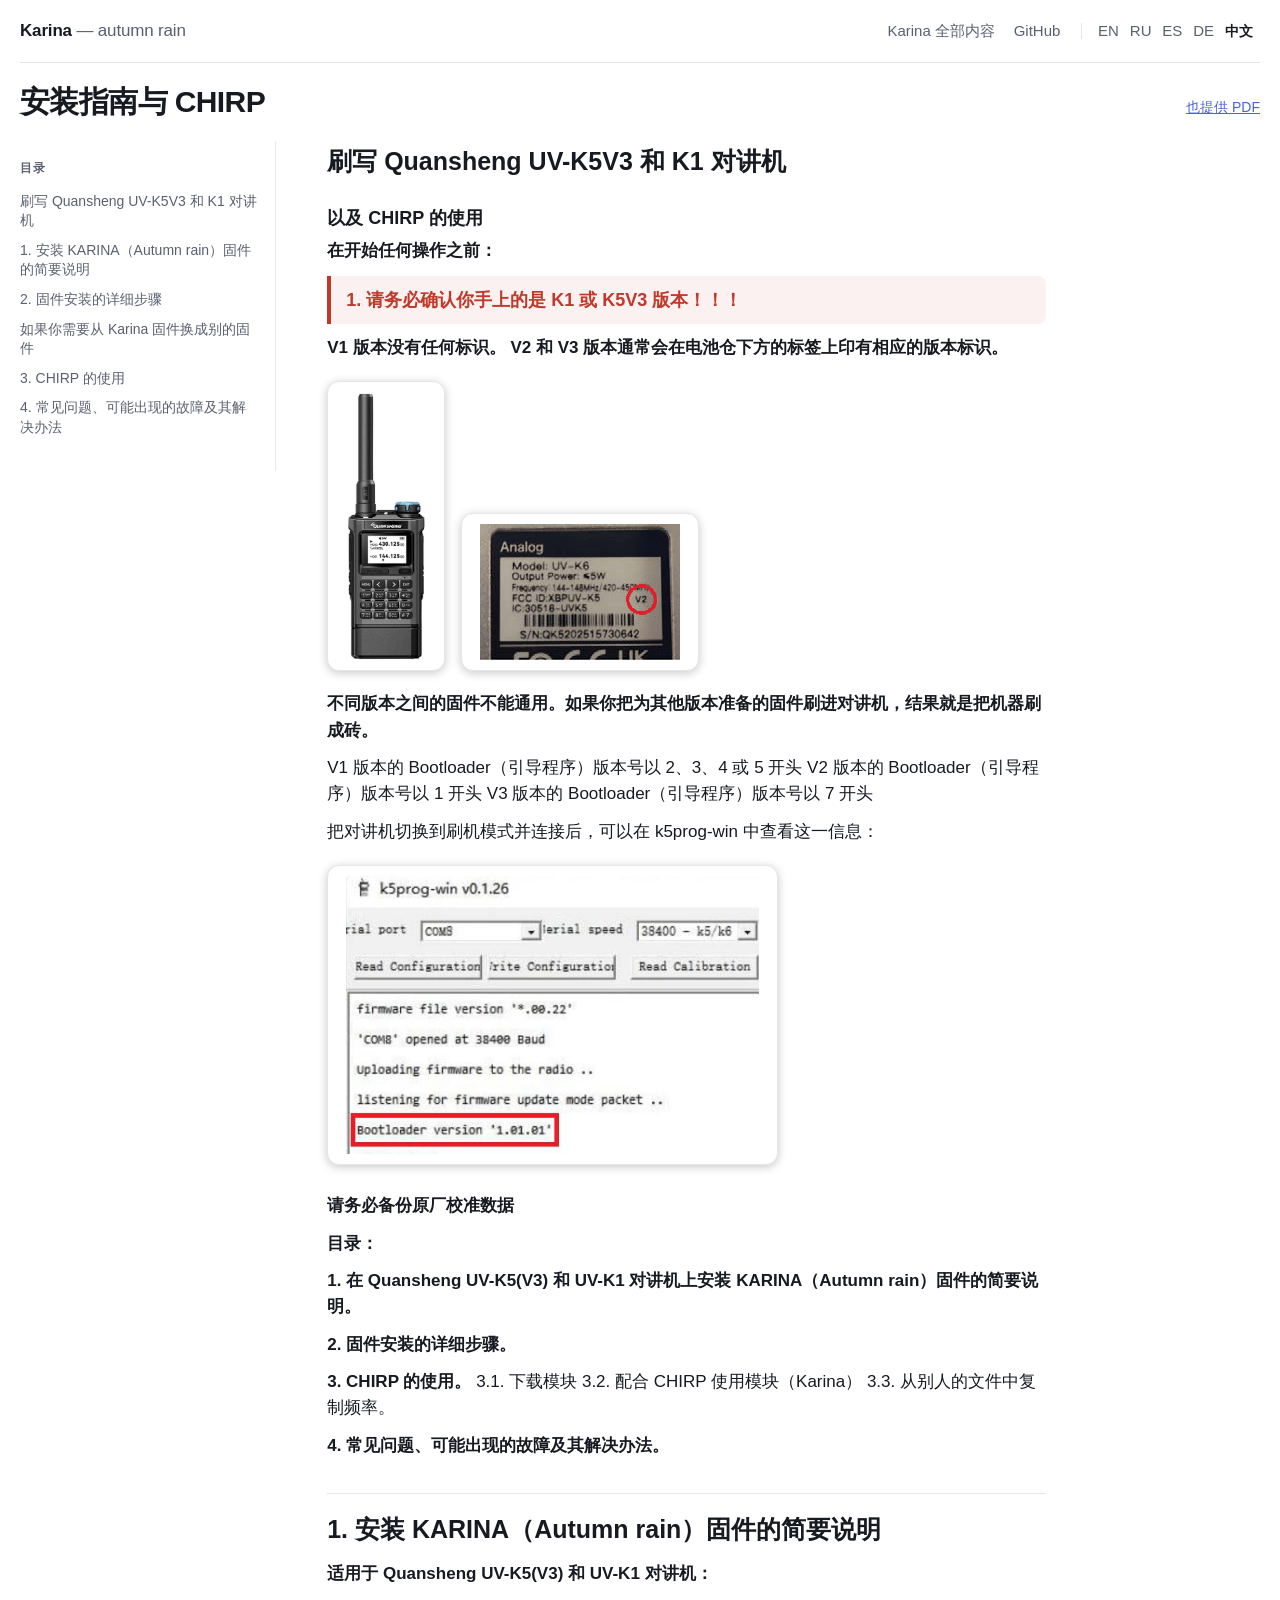
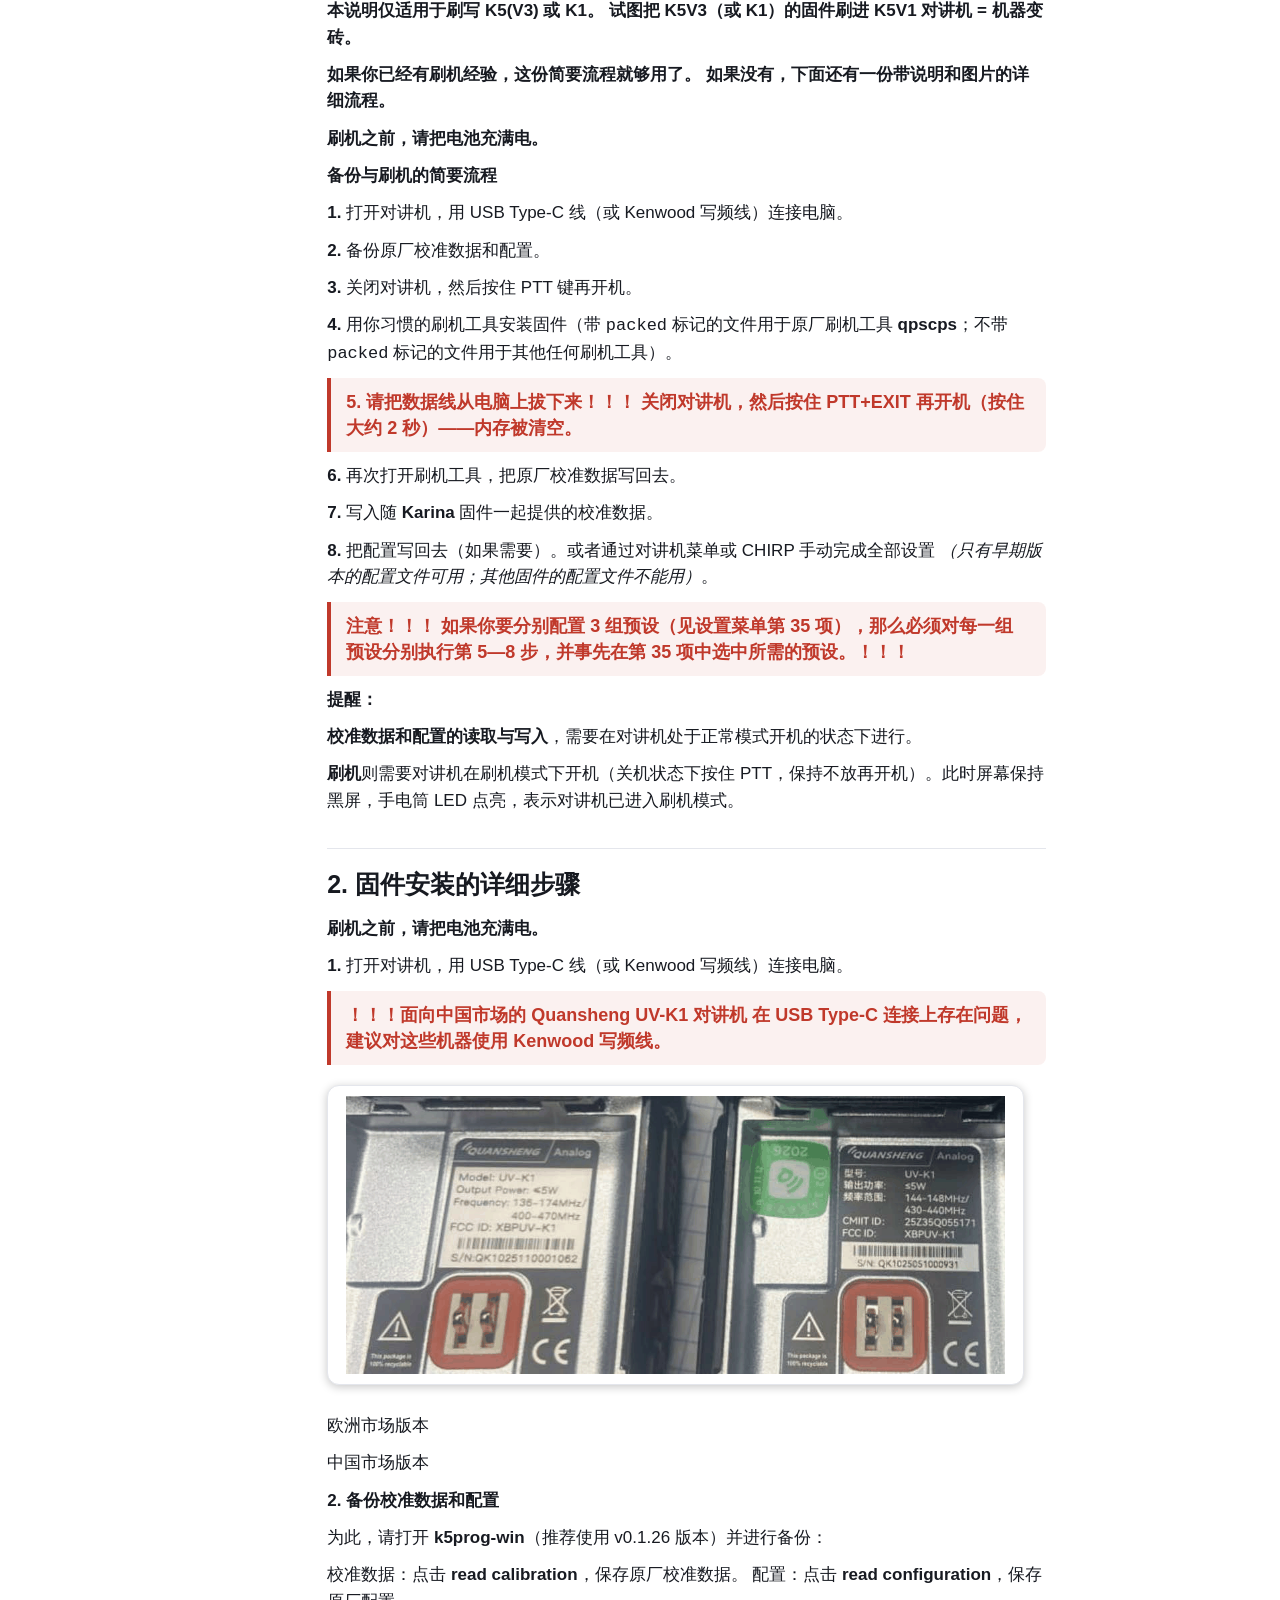
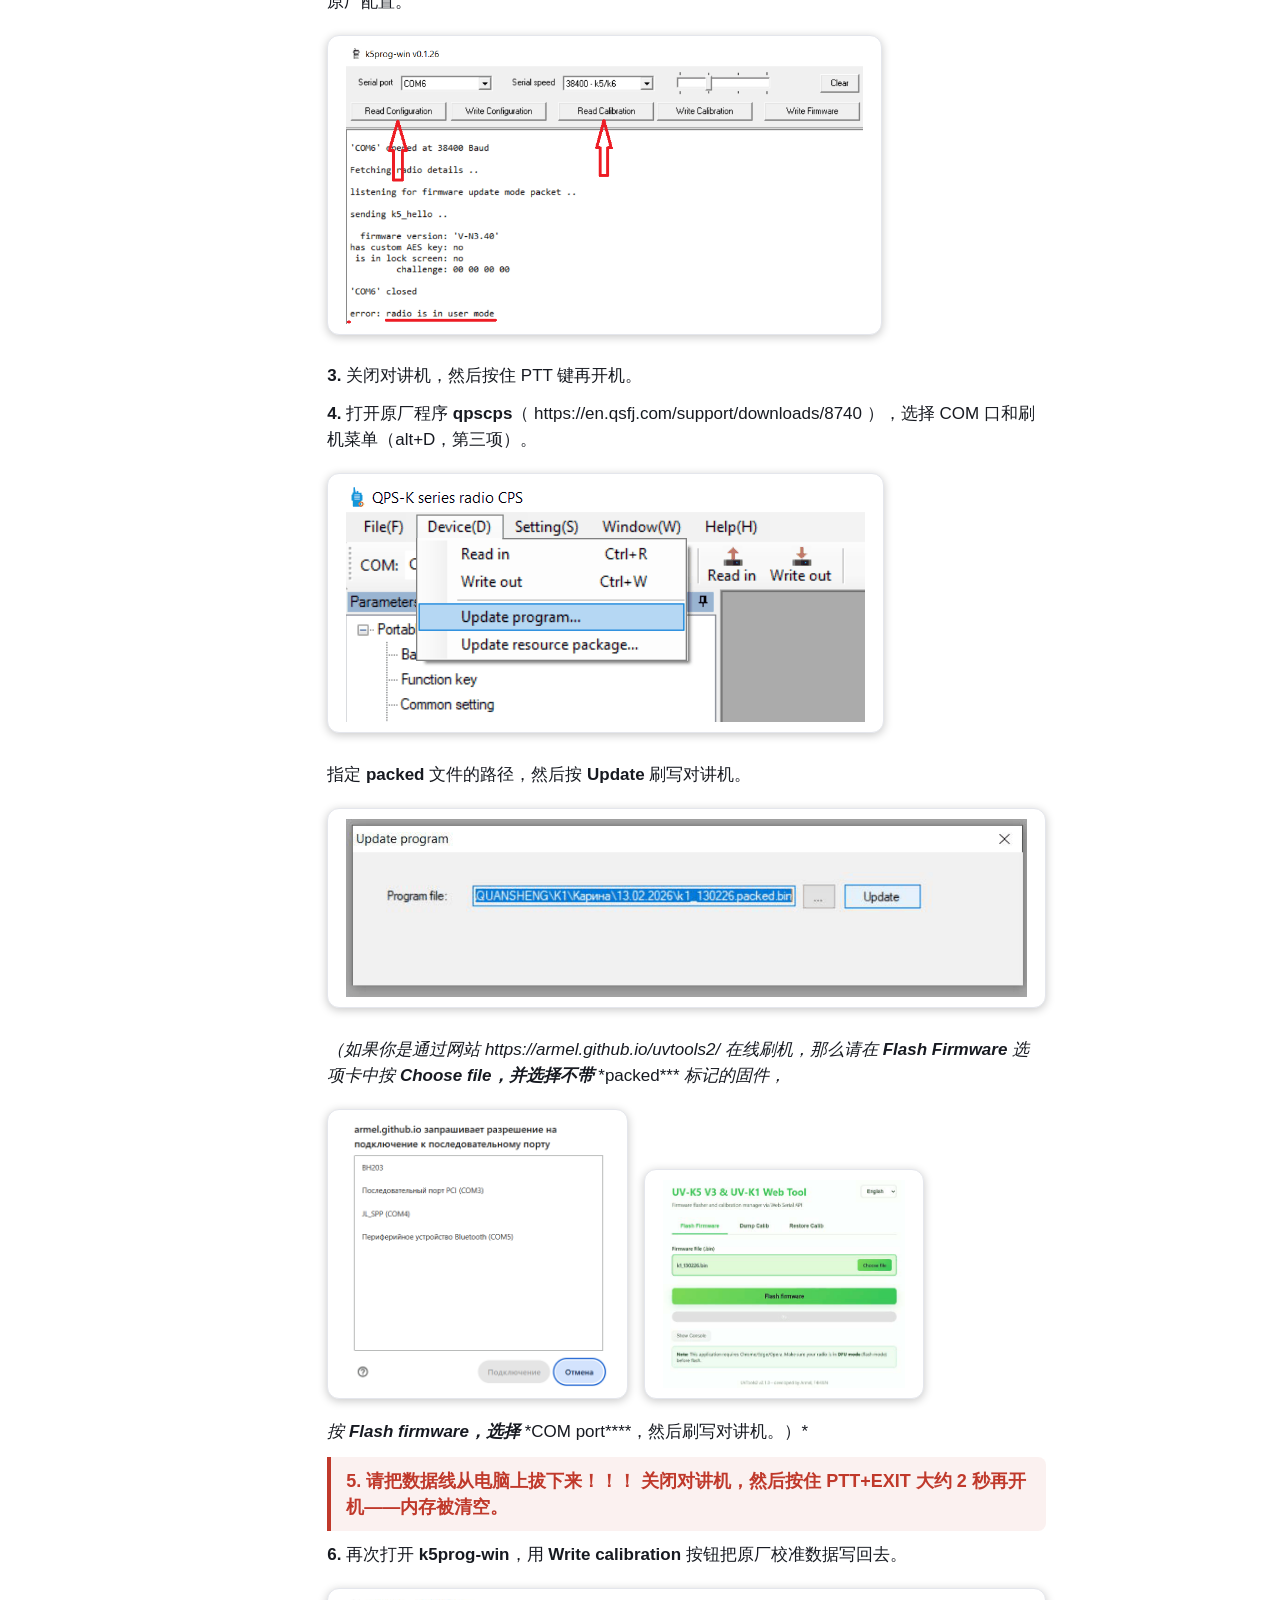
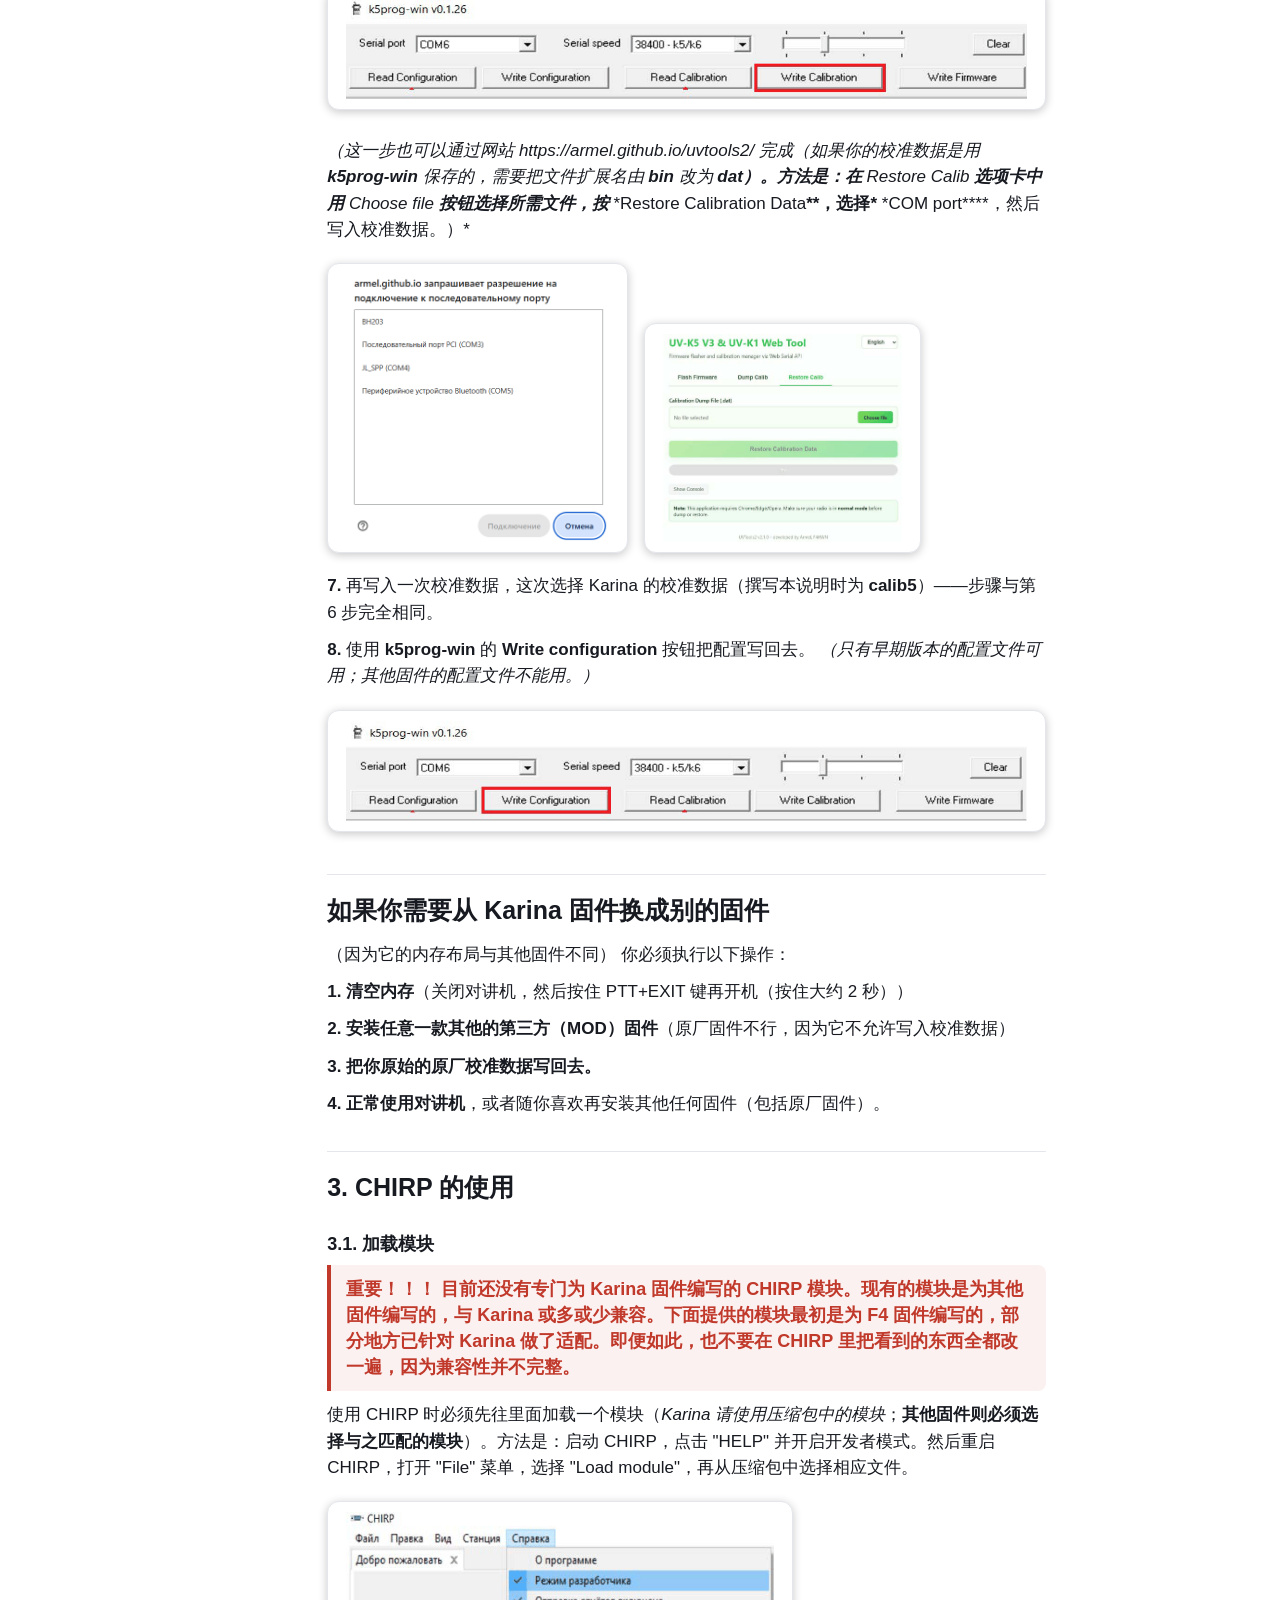
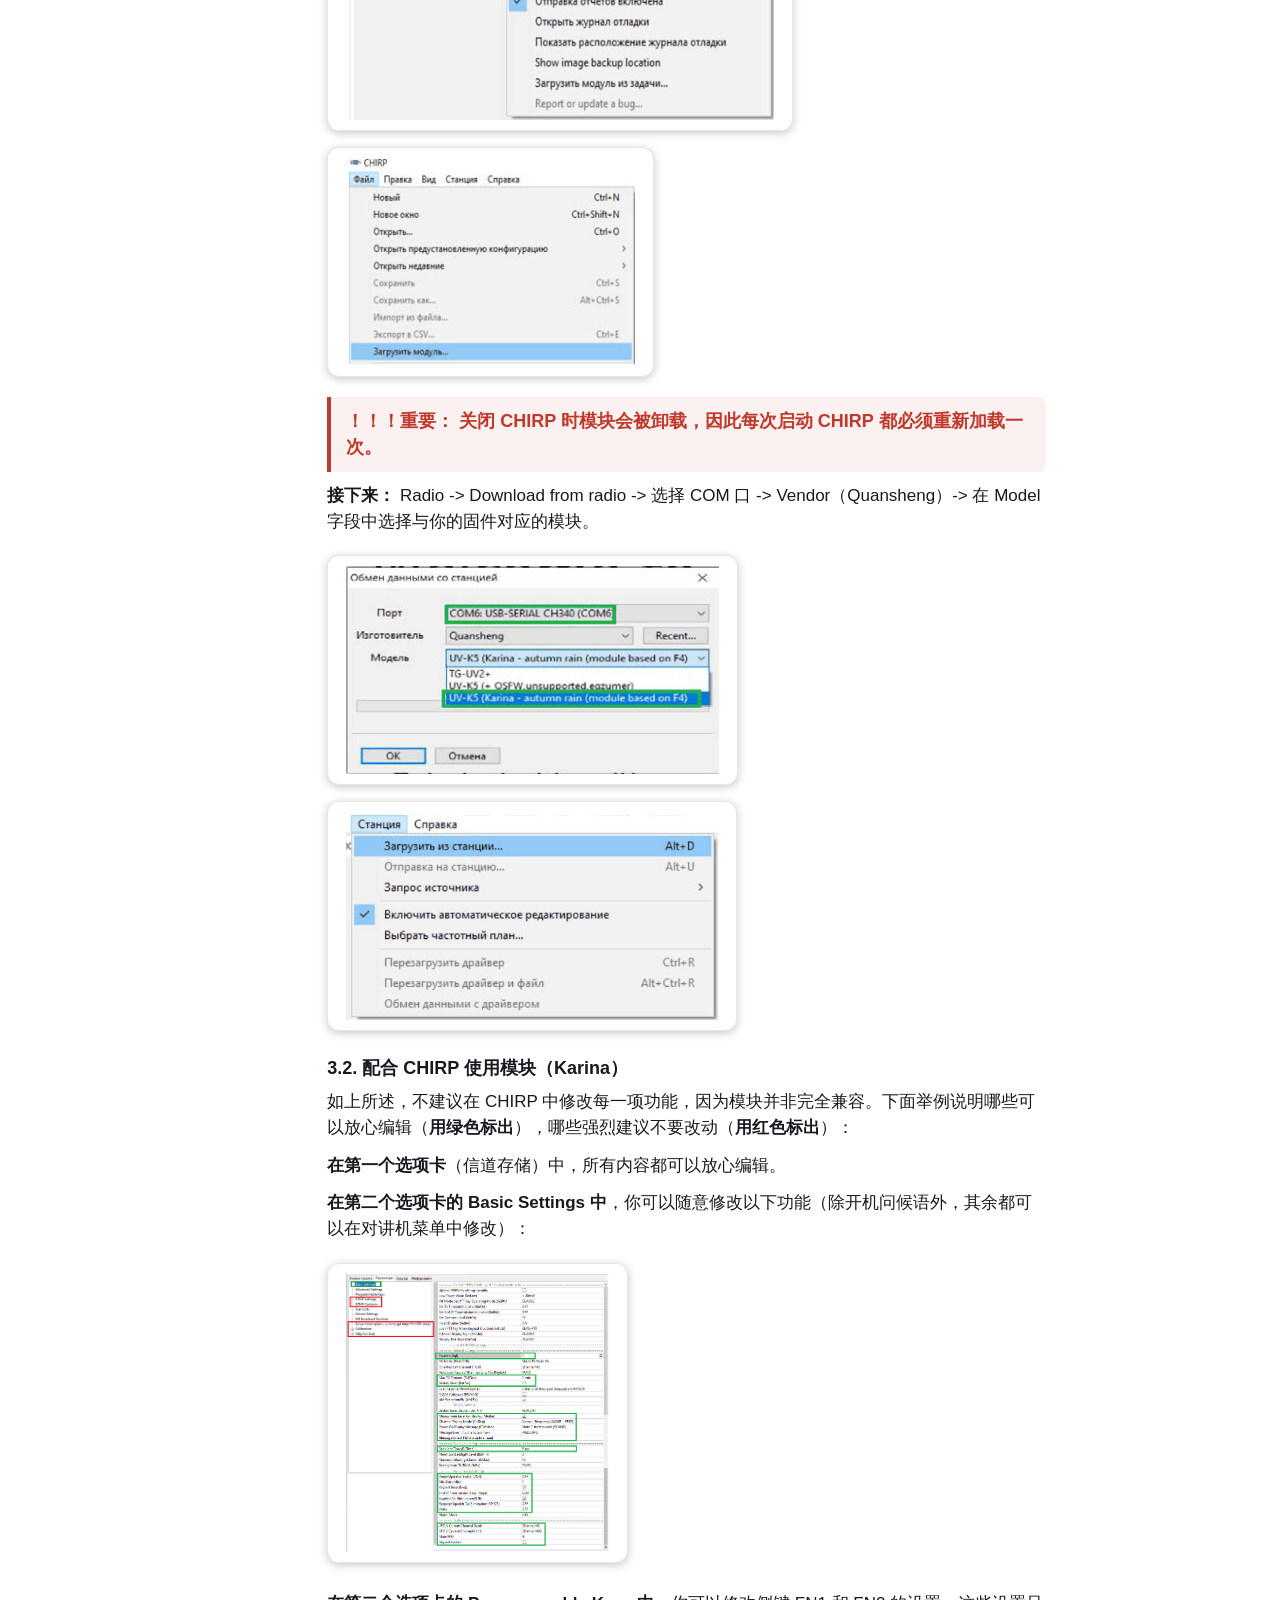
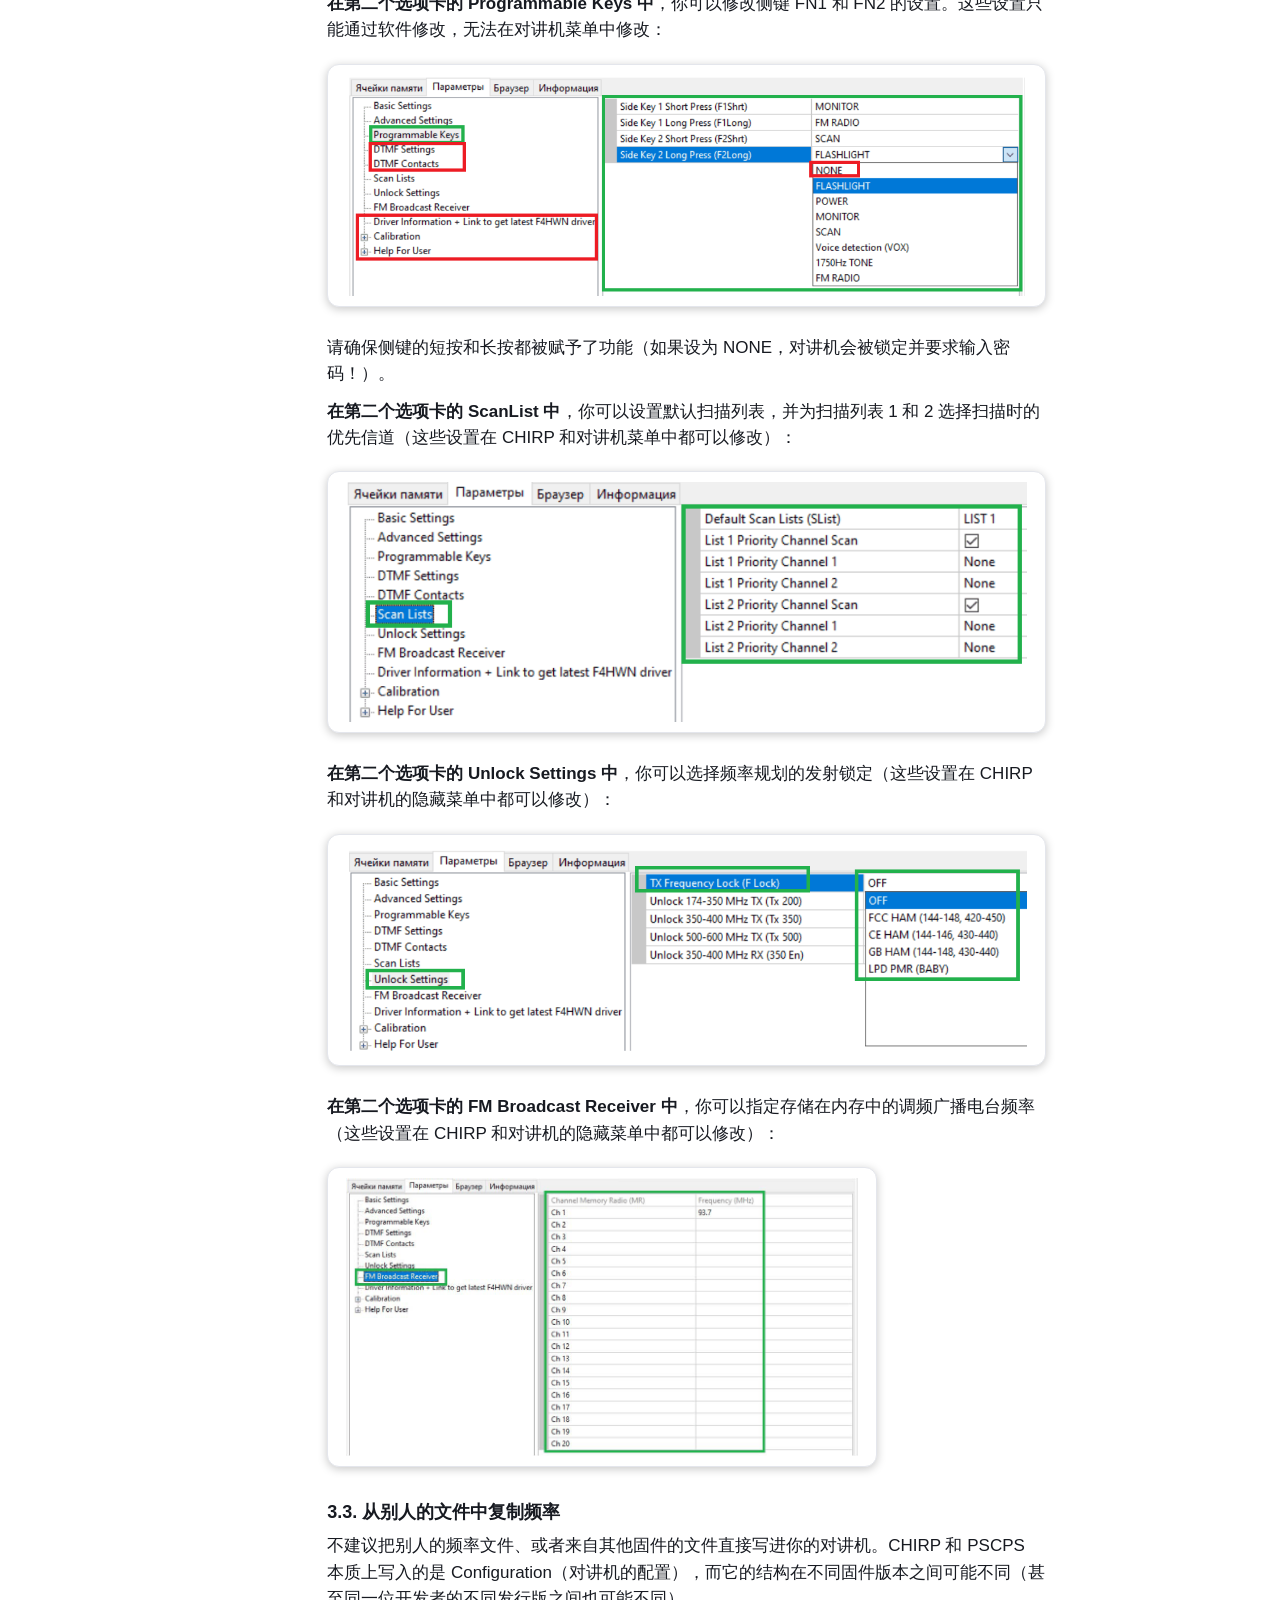
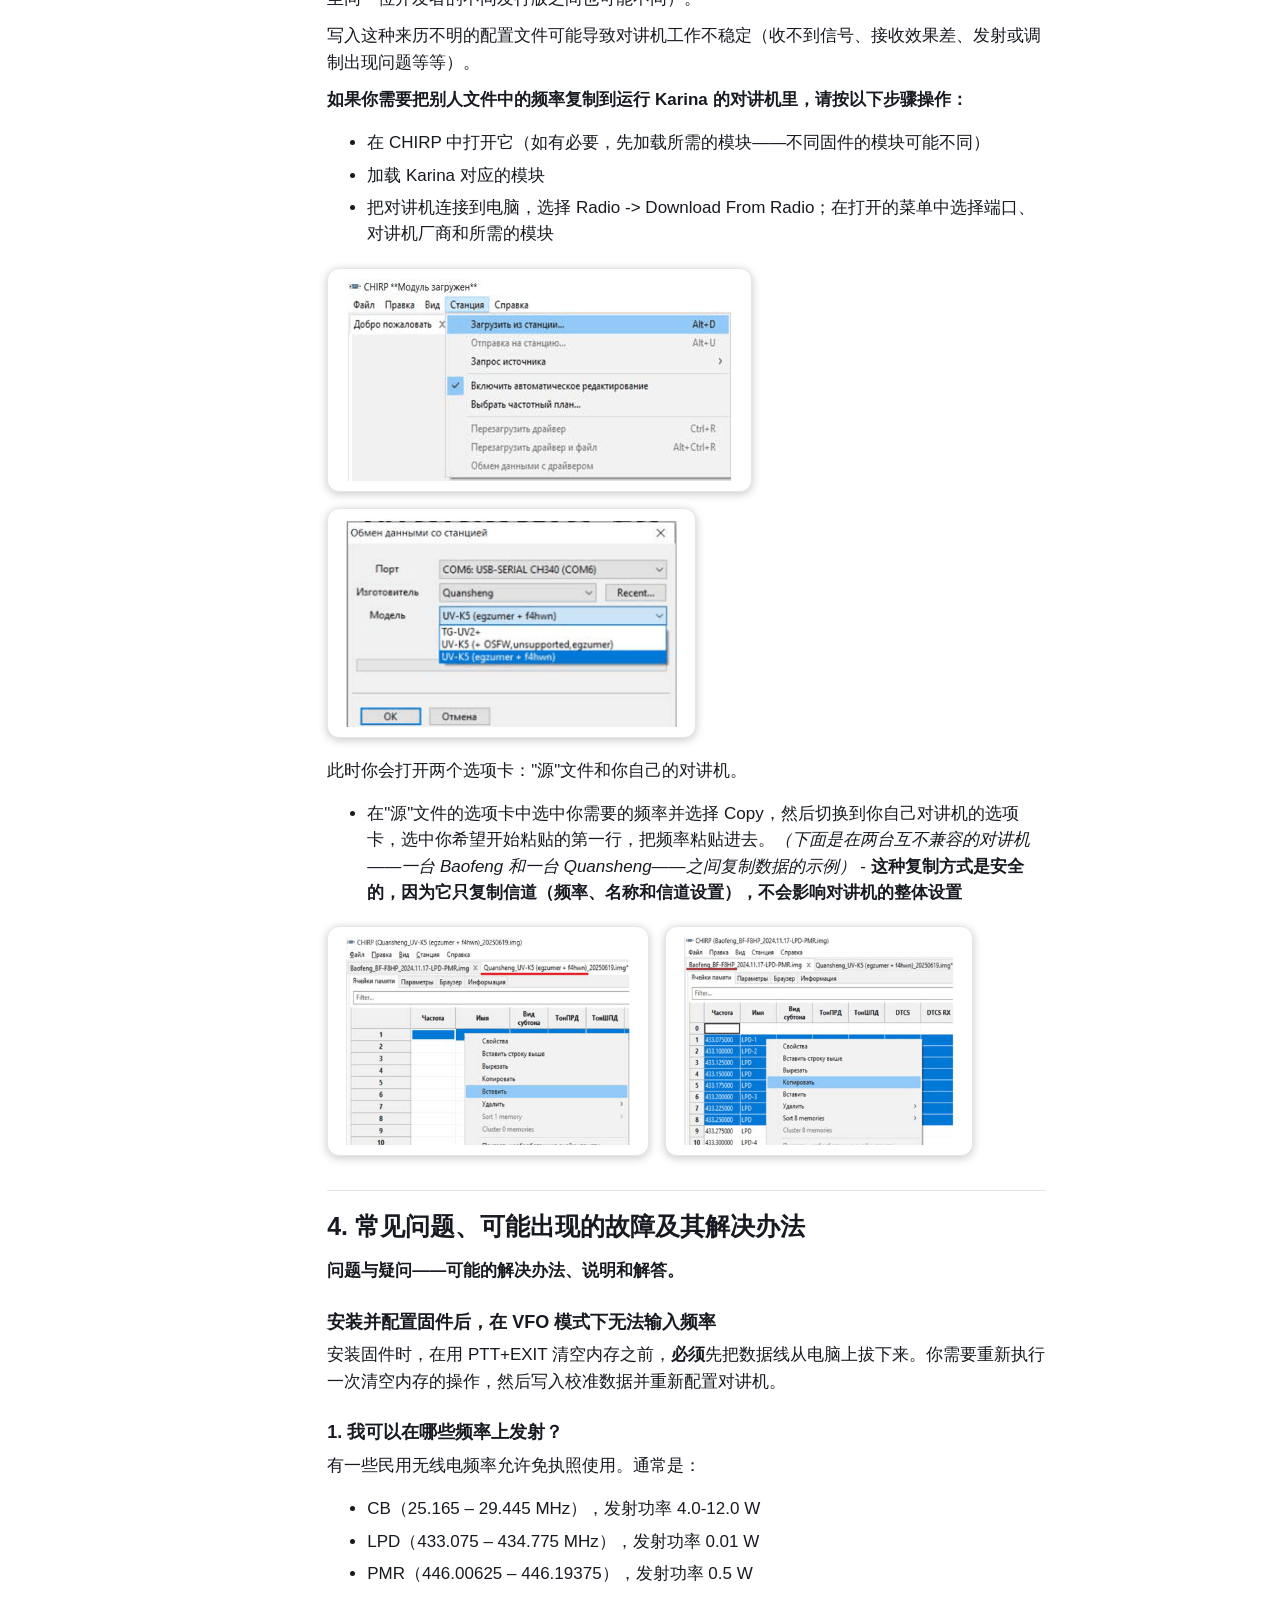
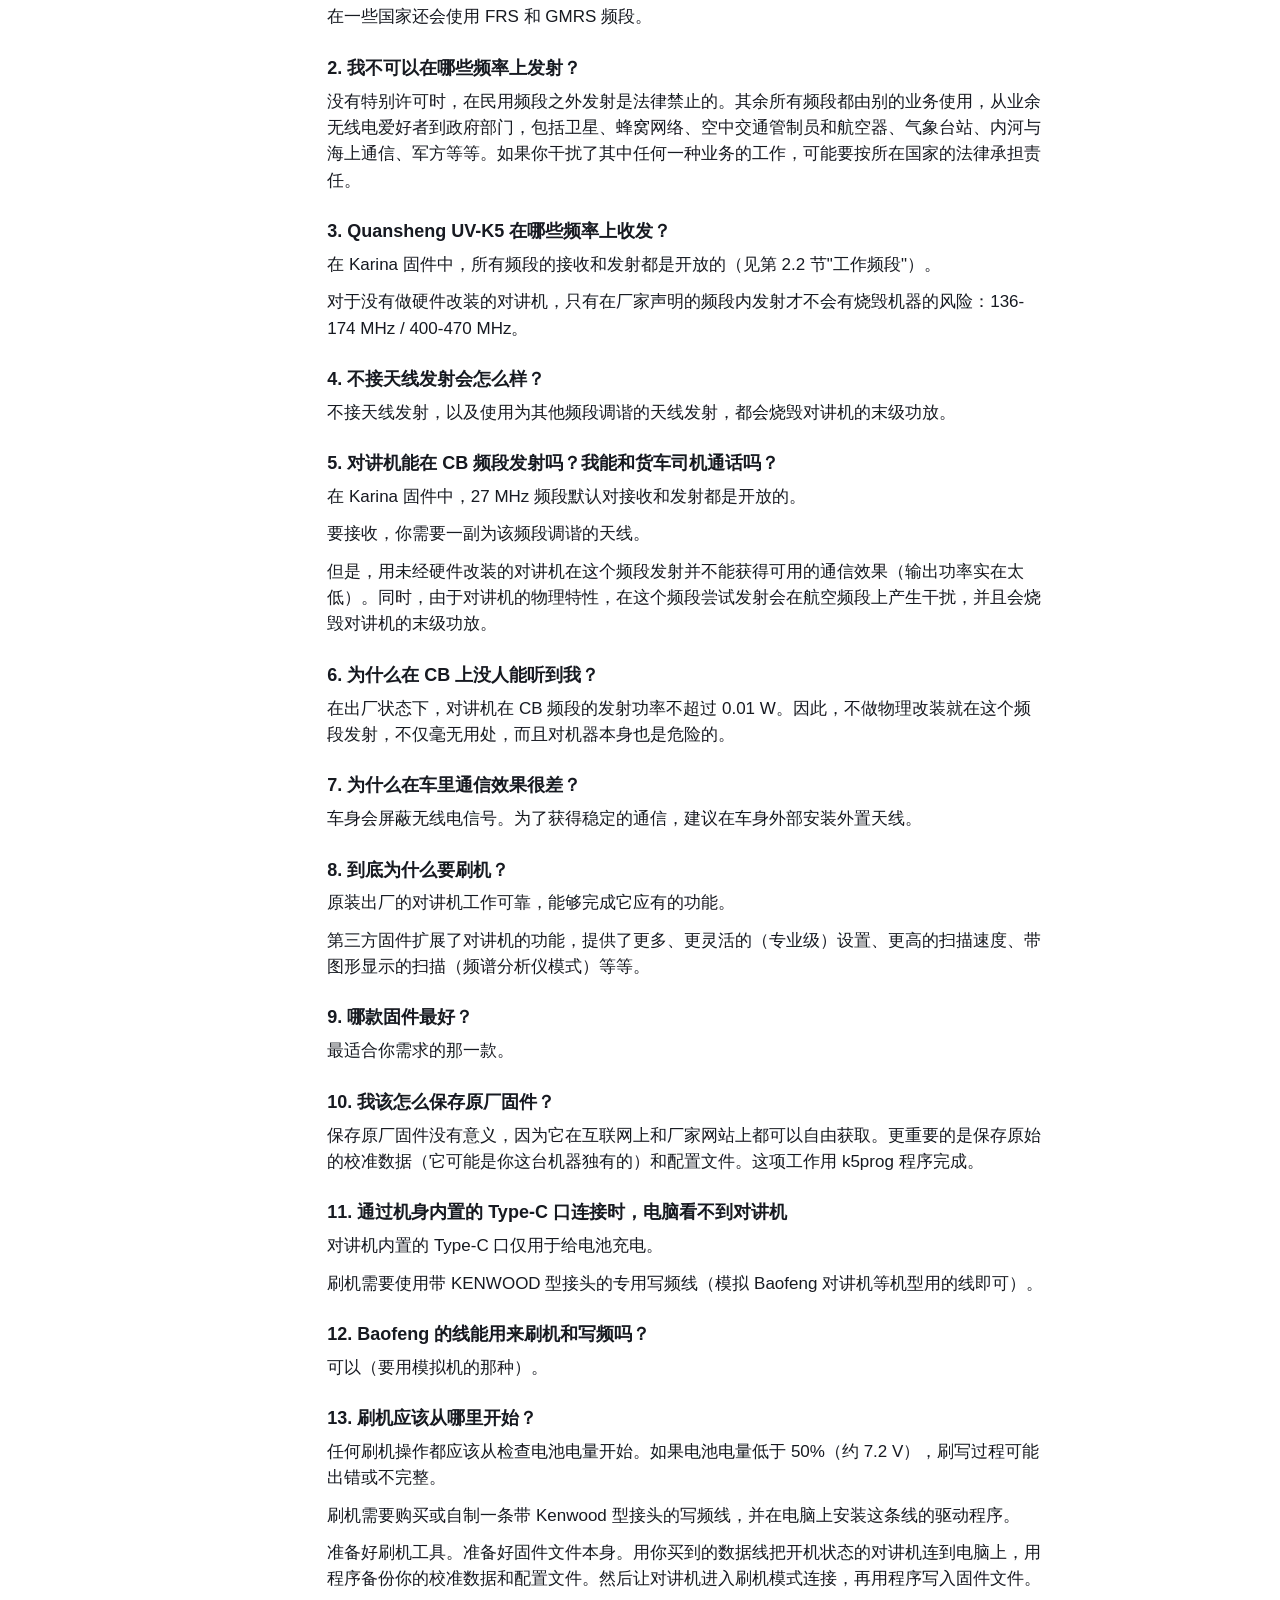
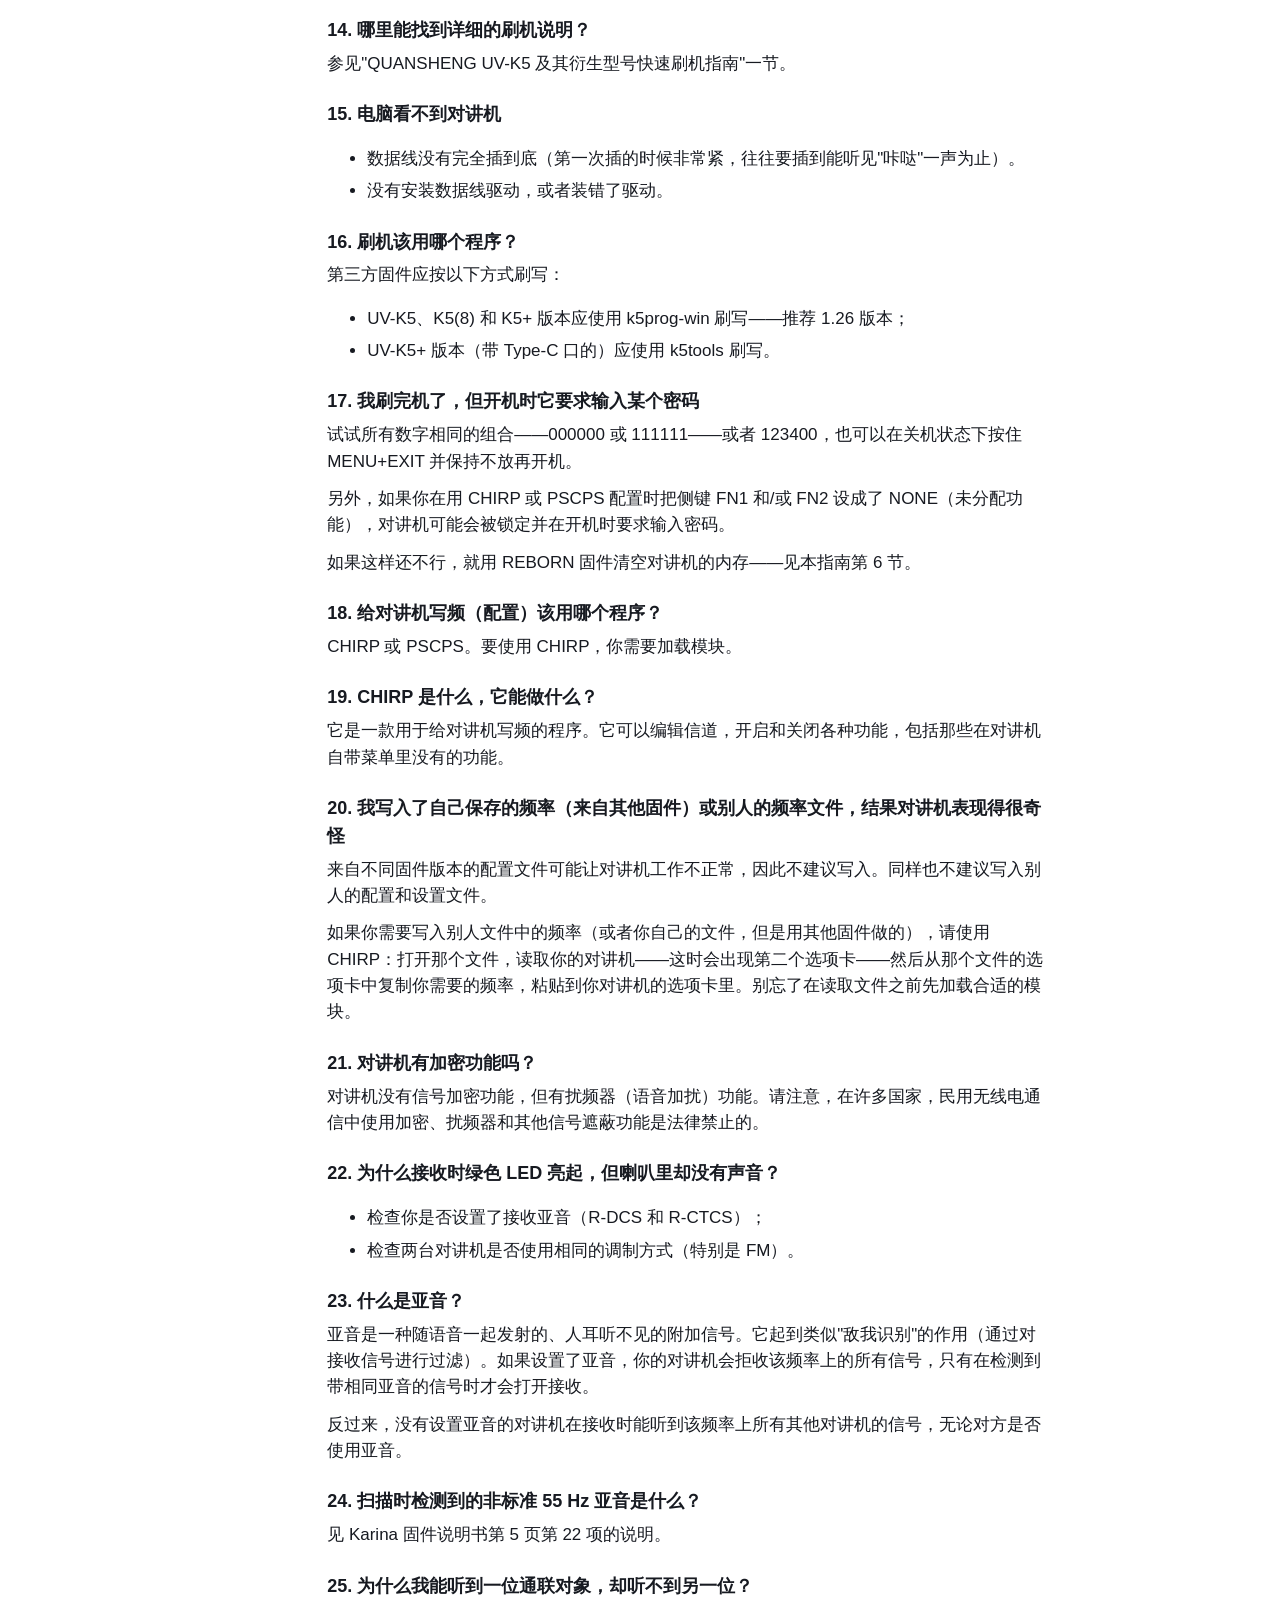
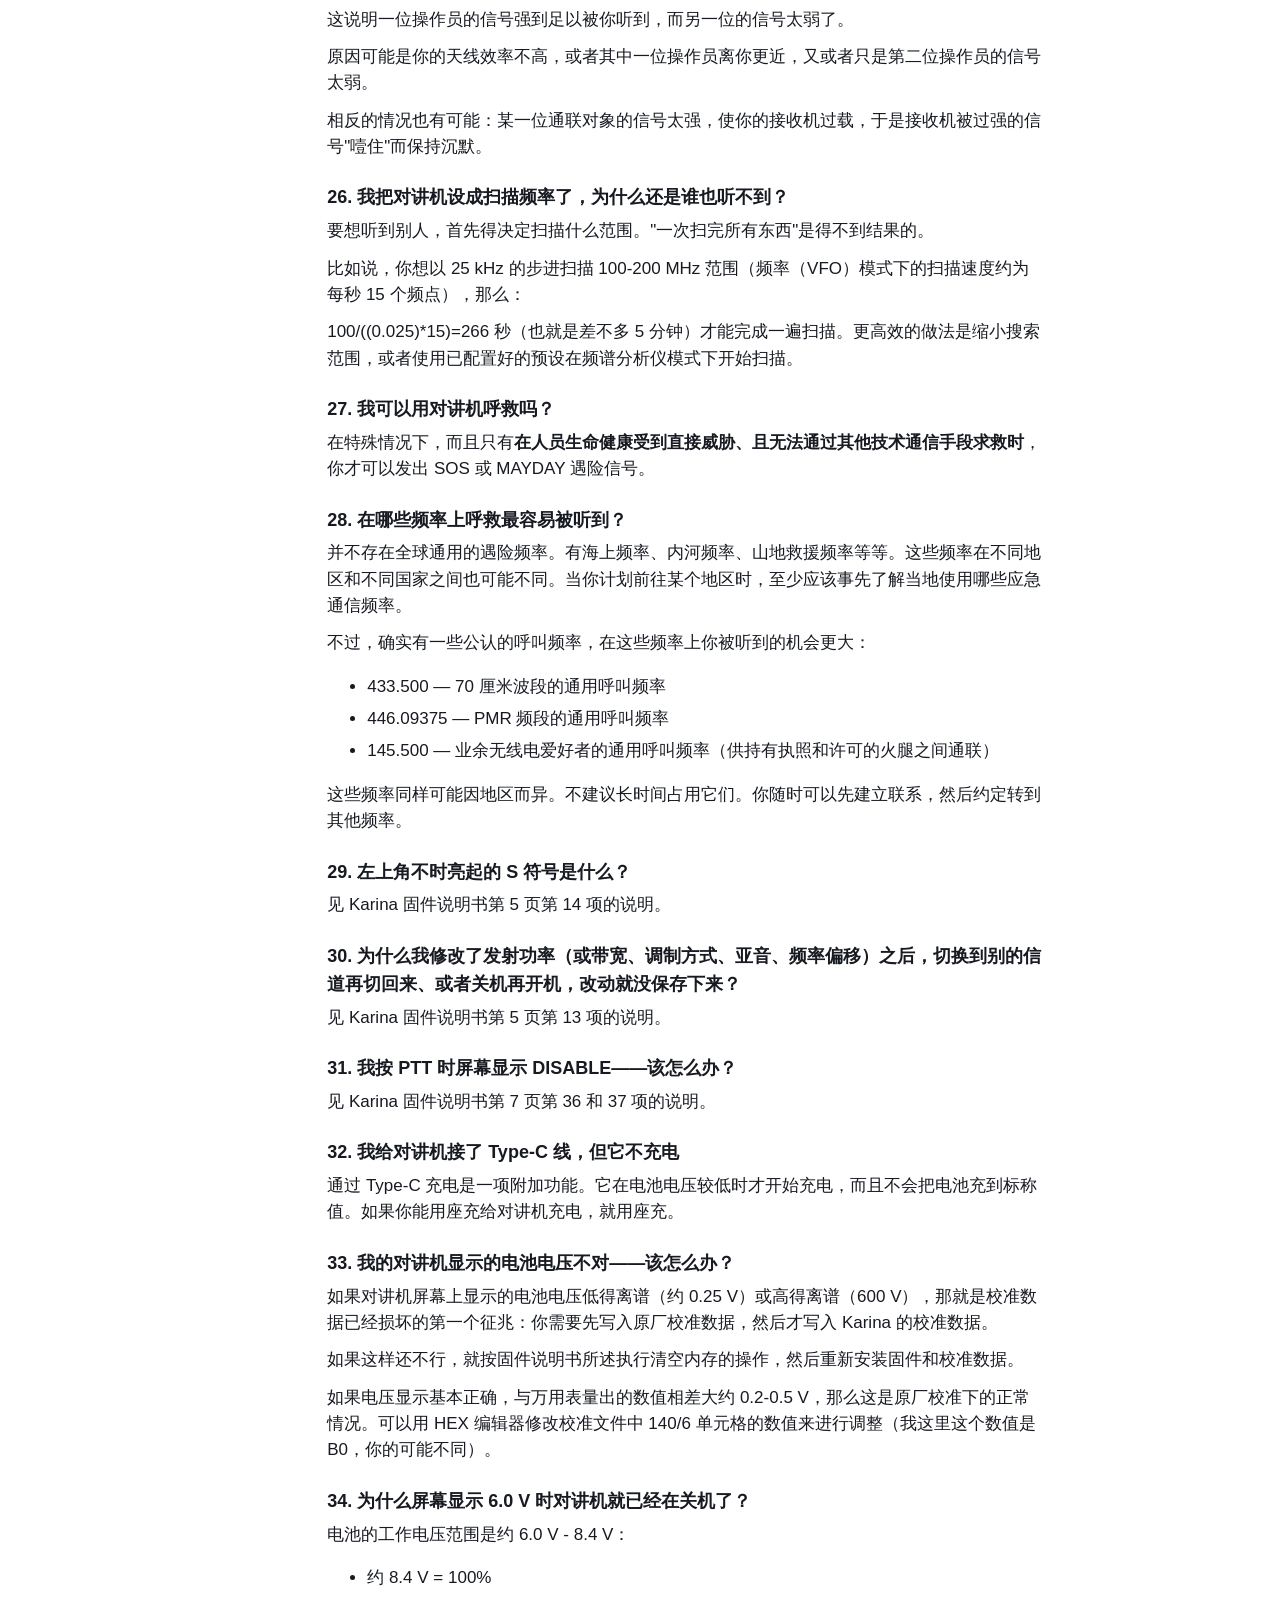
<file: docs/zh/install/index.html>
<!doctype html>
<html lang="zh">
<head>
<meta charset="utf-8">
<meta name="viewport" content="width=device-width, initial-scale=1">
<title>安装指南与 CHIRP — Karina</title>
<meta name="description" content="安装指南与 CHIRP — Karina (autumn rain), Quansheng UV-K5 V3 / UV-K1.">
<link rel="canonical" href="https://autumn1rain.github.io/karina-v3-k1/zh/install/">
<link rel="stylesheet" href="../../assets/style.css">
</head>
<body>
<div class="wrap doc-wrap">
<header class="top">
  <div class="brand">Karina <span>— autumn rain</span></div>
  <nav><a href="../../zh/">Karina 全部内容</a> <a href="https://github.com/autumn1rain/karina-v3-k1">GitHub</a>
       <span class="langsel"><a href="https://autumn1rain.github.io/karina-v3-k1/install/" hreflang="en" title="English">EN</a> <a href="https://autumn1rain.github.io/karina-v3-k1/ru/install/" hreflang="ru" title="Русский">RU</a> <a href="https://autumn1rain.github.io/karina-v3-k1/es/install/" hreflang="es" title="Español">ES</a> <a href="https://autumn1rain.github.io/karina-v3-k1/de/install/" hreflang="de" title="Deutsch">DE</a> <b>中文</b></span></nav>
</header>
<div class="doc-top">
  <h1>安装指南与 CHIRP</h1>
  <p class="sub"><a href="https://github.com/autumn1rain/karina-v3-k1/blob/main/karina-v3-k1-install-en.pdf">也提供 PDF</a></p>
</div>
<div class="doc">
  <aside class="toc"><b>目录</b><a href="#s1">刷写 Quansheng UV-K5V3 和 K1 对讲机</a><a href="#s2">1. 安装 KARINA（Autumn rain）固件的简要说明</a><a href="#s3">2. 固件安装的详细步骤</a><a href="#s4">如果你需要从 Karina 固件换成别的固件</a><a href="#s5">3. CHIRP 的使用</a><a href="#s6">4. 常见问题、可能出现的故障及其解决办法</a></aside>
  <article class="body"><h2 id="s1">刷写 Quansheng UV-K5V3 和 K1 对讲机<a class="anchor" href="#s1">#</a></h2>
<h3>以及 CHIRP 的使用</h3>
<p><b>在开始任何操作之前：</b></p>
<p class="danger"><b>1.</b> <b>请务必确认你手上的是 K1 或 K5V3 版本！！！</b></p>
<p><b>V1 版本没有任何标识。</b> <b>V2 和 V3 版本通常会在电池仓下方的标签上印有相应的版本标识。</b></p>
<p class="shot row"><img src="../../assets/docs/install/p01_3.png" alt="screenshot"><img src="../../assets/docs/install/p01_1.png" alt="screenshot" class="wide"></p>
<p><b>不同版本之间的固件不能通用。如果你把为其他版本准备的固件刷进对讲机，结果就是把机器刷成砖。</b></p>
<p>V1 版本的 Bootloader（引导程序）版本号以 2、3、4 或 5 开头 V2 版本的 Bootloader（引导程序）版本号以 1 开头 V3 版本的 Bootloader（引导程序）版本号以 7 开头</p>
<p>把对讲机切换到刷机模式并连接后，可以在 k5prog-win 中查看这一信息：</p>
<p class="shot"><img src="../../assets/docs/install/p01_2.png" alt="screenshot" class="wide"></p>
<p><b>请务必备份原厂校准数据</b></p>
<p><b>目录：</b></p>
<p><b>1. 在 Quansheng UV-K5(V3) 和 UV-K1 对讲机上安装 KARINA（Autumn rain）固件的简要说明。</b></p>
<p><b>2. 固件安装的详细步骤。</b></p>
<p><b>3. CHIRP 的使用。</b> 3.1. 下载模块 3.2. 配合 CHIRP 使用模块（Karina） 3.3. 从别人的文件中复制频率。</p>
<p><b>4. 常见问题、可能出现的故障及其解决办法。</b></p>
<h2 id="s2">1. 安装 KARINA（Autumn rain）固件的简要说明<a class="anchor" href="#s2">#</a></h2>
<p><b>适用于 Quansheng UV-K5(V3) 和 UV-K1 对讲机：</b></p>
<p><b>本说明仅适用于刷写 K5(V3) 或 K1。</b> <b>试图把 K5V3（或 K1）的固件刷进 K5V1 对讲机 = 机器变砖。</b></p>
<p><b>如果你已经有刷机经验，这份简要流程就够用了。</b> <b>如果没有，下面还有一份带说明和图片的详细流程。</b></p>
<p><b>刷机之前，请把电池充满电。</b></p>
<p><b>备份与刷机的简要流程</b></p>
<p><b>1.</b> 打开对讲机，用 USB Type-C 线（或 Kenwood 写频线）连接电脑。</p>
<p><b>2.</b> 备份原厂校准数据和配置。</p>
<p><b>3.</b> 关闭对讲机，然后按住 PTT 键再开机。</p>
<p><b>4.</b> 用你习惯的刷机工具安装固件（带 <code>packed</code> 标记的文件用于原厂刷机工具 <b>qpscps</b>；不带 <code>packed</code> 标记的文件用于其他任何刷机工具）。</p>
<p class="danger"><b>5.</b> <b>请把数据线从电脑上拔下来！！！</b> 关闭对讲机，然后按住 <b>PTT+EXIT</b> 再开机（按住大约 2 秒）——内存被清空。</p>
<p><b>6.</b> 再次打开刷机工具，把原厂校准数据写回去。</p>
<p><b>7.</b> 写入随 <b>Karina</b> 固件一起提供的校准数据。</p>
<p><b>8.</b> 把配置写回去（如果需要）。或者通过对讲机菜单或 CHIRP 手动完成全部设置 <i>（只有早期版本的配置文件可用；其他固件的配置文件不能用）</i>。</p>
<p class="danger"><b>注意！！！</b> <b>如果你要分别配置 3 组预设（见设置菜单第 35 项），那么必须对每一组预设分别执行第 5—8 步，并事先在第 35 项中选中所需的预设。！！！</b></p>
<p><b>提醒：</b></p>
<p><b>校准数据和配置的读取与写入</b>，需要在对讲机处于正常模式开机的状态下进行。</p>
<p><b>刷机</b>则需要对讲机在刷机模式下开机（关机状态下按住 PTT，保持不放再开机）。此时屏幕保持黑屏，手电筒 LED 点亮，表示对讲机已进入刷机模式。</p>
<h2 id="s3">2. 固件安装的详细步骤<a class="anchor" href="#s3">#</a></h2>
<p><b>刷机之前，请把电池充满电。</b></p>
<p><b>1.</b> 打开对讲机，用 USB Type-C 线（或 Kenwood 写频线）连接电脑。</p>
<p class="danger"><b>！！！面向中国市场的 Quansheng UV-K1 对讲机</b> 在 USB Type-C 连接上存在问题，建议对这些机器使用 Kenwood 写频线。</p>
<p class="shot"><img src="../../assets/docs/install/p03_1.png" alt="screenshot" class="wide"></p>
<p>欧洲市场版本</p>
<p>中国市场版本</p>
<p><b>2.</b> <b>备份校准数据和配置</b></p>
<p>为此，请打开 <b>k5prog-win</b>（推荐使用 v0.1.26 版本）并进行备份：</p>
<p>校准数据：点击 <b>read calibration</b>，保存原厂校准数据。 配置：点击 <b>read configuration</b>，保存原厂配置。</p>
<p class="shot"><img src="../../assets/docs/install/p03_2.png" alt="screenshot" class="wide"></p>
<p><b>3.</b> 关闭对讲机，然后按住 PTT 键再开机。</p>
<p><b>4.</b> 打开原厂程序 <b>qpscps</b>（ https://en.qsfj.com/support/downloads/8740 ），选择 COM 口和刷机菜单（alt+D，第三项）。</p>
<p class="shot"><img src="../../assets/docs/install/p04_1.png" alt="screenshot" class="wide"></p>
<p>指定 <b>packed</b> 文件的路径，然后按 <b>Update</b> 刷写对讲机。</p>
<p class="shot"><img src="../../assets/docs/install/p04_2.png" alt="screenshot" class="wide"></p>
<p><i>（如果你是通过网站 https://armel.github.io/uvtools2/ 在线刷机，那么请在</i> <b><i>Flash Firmware</b></i> <i>选项卡中按</i> <b><i>Choose file</b><b>，并选择不带</i> </b>*packed*** <i>标记的固件，</i></p>
<p class="shot row"><img src="../../assets/docs/install/p04_4.png" alt="screenshot"><img src="../../assets/docs/install/p04_3.png" alt="screenshot" class="wide"></p>
<p><i>按</i> <b><i>Flash firmware</b><b>，选择</i> </b>*COM port****，然后刷写对讲机。）*</p>
<p class="danger"><b>5.</b> <b>请把数据线从电脑上拔下来！！！</b> 关闭对讲机，然后按住 <b>PTT+EXIT</b> 大约 2 秒再开机——内存被清空。</p>
<p><b>6.</b> 再次打开 <b>k5prog-win</b>，用 <b>Write calibration</b> 按钮把原厂校准数据写回去。</p>
<p class="shot"><img src="../../assets/docs/install/p05_1.png" alt="screenshot" class="wide"></p>
<p><i>（这一步也可以通过网站 https://armel.github.io/uvtools2/ 完成（如果你的校准数据是用</i> <b><i>k5prog-win</b></i> <i>保存的，需要把文件扩展名由</i> <b><i>bin</b></i> <i>改为</i> <b><i>dat</b><b>）。方法是：在</i> </b><i>Restore Calib<b></i> <i>选项卡中用</i> </b><i>Choose file<b></i> <i>按钮选择所需文件，按</i> </b>*Restore Calibration Data<b>**，选择* </b>*COM port****，然后写入校准数据。）*</p>
<p class="shot row"><img src="../../assets/docs/install/p05_3.png" alt="screenshot"><img src="../../assets/docs/install/p05_2.png" alt="screenshot" class="wide"></p>
<p><b>7.</b> 再写入一次校准数据，这次选择 Karina 的校准数据（撰写本说明时为 <b>calib5</b>）——步骤与第 6 步完全相同。</p>
<p><b>8.</b> 使用 <b>k5prog-win</b> 的 <b>Write configuration</b> 按钮把配置写回去。 <i>（只有早期版本的配置文件可用；其他固件的配置文件不能用。）</i></p>
<p class="shot"><img src="../../assets/docs/install/p05_4.png" alt="screenshot" class="wide"></p>
<h2 id="s4">如果你需要从 Karina 固件换成别的固件<a class="anchor" href="#s4">#</a></h2>
<p>（因为它的内存布局与其他固件不同） 你必须执行以下操作：</p>
<p><b>1. 清空内存</b>（关闭对讲机，然后按住 PTT+EXIT 键再开机（按住大约 2 秒））</p>
<p><b>2. 安装任意一款其他的第三方（MOD）固件</b>（原厂固件不行，因为它不允许写入校准数据）</p>
<p><b>3. 把你原始的原厂校准数据写回去。</b></p>
<p><b>4. 正常使用对讲机</b>，或者随你喜欢再安装其他任何固件（包括原厂固件）。</p>
<h2 id="s5">3. CHIRP 的使用<a class="anchor" href="#s5">#</a></h2>
<h3>3.1. 加载模块</h3>
<p class="danger"><b>重要！！！</b> 目前还没有专门为 Karina 固件编写的 CHIRP 模块。现有的模块是为其他固件编写的，与 Karina 或多或少兼容。下面提供的模块最初是为 F4 固件编写的，部分地方已针对 Karina 做了适配。即便如此，也不要在 CHIRP 里把看到的东西全都改一遍，因为兼容性并不完整。</p>
<p>使用 CHIRP 时必须先往里面加载一个模块（<i>Karina 请使用压缩包中的模块</i>；<b>其他固件则必须选择与之匹配的模块</b>）。方法是：启动 CHIRP，点击 "HELP" 并开启开发者模式。然后重启 CHIRP，打开 "File" 菜单，选择 "Load module"，再从压缩包中选择相应文件。</p>
<p class="shot row"><img src="../../assets/docs/install/p07_1.png" alt="screenshot" class="wide"><img src="../../assets/docs/install/p07_2.png" alt="screenshot" class="wide"></p>
<p class="danger"><b>！！！重要：</b> 关闭 CHIRP 时模块会被卸载，因此每次启动 CHIRP 都必须重新加载一次。</p>
<p><b>接下来：</b> Radio -&gt; Download from radio -&gt; 选择 COM 口 -&gt; Vendor（Quansheng）-&gt; 在 Model 字段中选择与你的固件对应的模块。</p>
<p class="shot row"><img src="../../assets/docs/install/p07_4.png" alt="screenshot" class="wide"><img src="../../assets/docs/install/p07_3.png" alt="screenshot" class="wide"></p>
<h3>3.2. 配合 CHIRP 使用模块（Karina）</h3>
<p>如上所述，不建议在 CHIRP 中修改每一项功能，因为模块并非完全兼容。下面举例说明哪些可以放心编辑（<b>用绿色标出</b>），哪些强烈建议不要改动（<b>用红色标出</b>）：</p>
<p><b>在第一个选项卡</b>（信道存储）中，所有内容都可以放心编辑。</p>
<p><b>在第二个选项卡的 Basic Settings 中</b>，你可以随意修改以下功能（除开机问候语外，其余都可以在对讲机菜单中修改）：</p>
<p class="shot"><img src="../../assets/docs/install/p08_1.png" alt="screenshot"></p>
<p><b>在第二个选项卡的 Programmable Keys 中</b>，你可以修改侧键 FN1 和 FN2 的设置。这些设置只能通过软件修改，无法在对讲机菜单中修改：</p>
<p class="shot"><img src="../../assets/docs/install/p08_2.png" alt="screenshot" class="wide"></p>
<p>请确保侧键的短按和长按都被赋予了功能（如果设为 NONE，对讲机会被锁定并要求输入密码！）。</p>
<p><b>在第二个选项卡的 ScanList 中</b>，你可以设置默认扫描列表，并为扫描列表 1 和 2 选择扫描时的优先信道（这些设置在 CHIRP 和对讲机菜单中都可以修改）：</p>
<p class="shot"><img src="../../assets/docs/install/p09_1.png" alt="screenshot" class="wide"></p>
<p><b>在第二个选项卡的 Unlock Settings 中</b>，你可以选择频率规划的发射锁定（这些设置在 CHIRP 和对讲机的隐藏菜单中都可以修改）：</p>
<p class="shot"><img src="../../assets/docs/install/p09_2.png" alt="screenshot" class="wide"></p>
<p><b>在第二个选项卡的 FM Broadcast Receiver 中</b>，你可以指定存储在内存中的调频广播电台频率（这些设置在 CHIRP 和对讲机的隐藏菜单中都可以修改）：</p>
<p class="shot"><img src="../../assets/docs/install/p09_3.png" alt="screenshot" class="wide"></p>
<h3>3.3. 从别人的文件中复制频率</h3>
<p>不建议把别人的频率文件、或者来自其他固件的文件直接写进你的对讲机。CHIRP 和 PSCPS 本质上写入的是 Configuration（对讲机的配置），而它的结构在不同固件版本之间可能不同（甚至同一位开发者的不同发行版之间也可能不同）。</p>
<p>写入这种来历不明的配置文件可能导致对讲机工作不稳定（收不到信号、接收效果差、发射或调制出现问题等等）。</p>
<p><b>如果你需要把别人文件中的频率复制到运行 Karina 的对讲机里，请按以下步骤操作：</b></p>
<ul>
<li>在 CHIRP 中打开它（如有必要，先加载所需的模块——不同固件的模块可能不同）</li>
<li>加载 Karina 对应的模块</li>
<li>把对讲机连接到电脑，选择 Radio -&gt; Download From Radio；在打开的菜单中选择端口、对讲机厂商和所需的模块</li>
</ul>
<p class="shot row"><img src="../../assets/docs/install/p10_1.png" alt="screenshot" class="wide"><img src="../../assets/docs/install/p10_2.png" alt="screenshot" class="wide"></p>
<p>此时你会打开两个选项卡："源"文件和你自己的对讲机。</p>
<ul>
<li>在"源"文件的选项卡中选中你需要的频率并选择 Copy，然后切换到你自己对讲机的选项卡，选中你希望开始粘贴的第一行，把频率粘贴进去。<i>（下面是在两台互不兼容的对讲机——一台 Baofeng 和一台 Quansheng——之间复制数据的示例）</i> - <b>这种复制方式是安全的，因为它只复制信道（频率、名称和信道设置），不会影响对讲机的整体设置</b></li>
</ul>
<p class="shot row"><img src="../../assets/docs/install/p10_4.png" alt="screenshot" class="wide"><img src="../../assets/docs/install/p10_3.png" alt="screenshot" class="wide"></p>
<h2 id="s6">4. 常见问题、可能出现的故障及其解决办法<a class="anchor" href="#s6">#</a></h2>
<p><b>问题与疑问——可能的解决办法、说明和解答。</b></p>
<h3>安装并配置固件后，在 VFO 模式下无法输入频率</h3>
<p>安装固件时，在用 PTT+EXIT 清空内存之前，<b>必须</b>先把数据线从电脑上拔下来。你需要重新执行一次清空内存的操作，然后写入校准数据并重新配置对讲机。</p>
<h3>1. 我可以在哪些频率上发射？</h3>
<p>有一些民用无线电频率允许免执照使用。通常是：</p>
<ul>
<li>CB（25.165 – 29.445 MHz），发射功率 4.0-12.0 W</li>
<li>LPD（433.075 – 434.775 MHz），发射功率 0.01 W</li>
<li>PMR（446.00625 – 446.19375），发射功率 0.5 W</li>
</ul>
<p>在一些国家还会使用 FRS 和 GMRS 频段。</p>
<h3>2. 我不可以在哪些频率上发射？</h3>
<p>没有特别许可时，在民用频段之外发射是法律禁止的。其余所有频段都由别的业务使用，从业余无线电爱好者到政府部门，包括卫星、蜂窝网络、空中交通管制员和航空器、气象台站、内河与海上通信、军方等等。如果你干扰了其中任何一种业务的工作，可能要按所在国家的法律承担责任。</p>
<h3>3. Quansheng UV-K5 在哪些频率上收发？</h3>
<p>在 Karina 固件中，所有频段的接收和发射都是开放的（见第 2.2 节"工作频段"）。</p>
<p>对于没有做硬件改装的对讲机，只有在厂家声明的频段内发射才不会有烧毁机器的风险：136-174 MHz / 400-470 MHz。</p>
<h3>4. 不接天线发射会怎么样？</h3>
<p>不接天线发射，以及使用为其他频段调谐的天线发射，都会烧毁对讲机的末级功放。</p>
<h3>5. 对讲机能在 CB 频段发射吗？我能和货车司机通话吗？</h3>
<p>在 Karina 固件中，27 MHz 频段默认对接收和发射都是开放的。</p>
<p>要接收，你需要一副为该频段调谐的天线。</p>
<p>但是，用未经硬件改装的对讲机在这个频段发射并不能获得可用的通信效果（输出功率实在太低）。同时，由于对讲机的物理特性，在这个频段尝试发射会在航空频段上产生干扰，并且会烧毁对讲机的末级功放。</p>
<h3>6. 为什么在 CB 上没人能听到我？</h3>
<p>在出厂状态下，对讲机在 CB 频段的发射功率不超过 0.01 W。因此，不做物理改装就在这个频段发射，不仅毫无用处，而且对机器本身也是危险的。</p>
<h3>7. 为什么在车里通信效果很差？</h3>
<p>车身会屏蔽无线电信号。为了获得稳定的通信，建议在车身外部安装外置天线。</p>
<h3>8. 到底为什么要刷机？</h3>
<p>原装出厂的对讲机工作可靠，能够完成它应有的功能。</p>
<p>第三方固件扩展了对讲机的功能，提供了更多、更灵活的（专业级）设置、更高的扫描速度、带图形显示的扫描（频谱分析仪模式）等等。</p>
<h3>9. 哪款固件最好？</h3>
<p>最适合你需求的那一款。</p>
<h3>10. 我该怎么保存原厂固件？</h3>
<p>保存原厂固件没有意义，因为它在互联网上和厂家网站上都可以自由获取。更重要的是保存原始的校准数据（它可能是你这台机器独有的）和配置文件。这项工作用 k5prog 程序完成。</p>
<h3>11. 通过机身内置的 Type-C 口连接时，电脑看不到对讲机</h3>
<p>对讲机内置的 Type-C 口仅用于给电池充电。</p>
<p>刷机需要使用带 KENWOOD 型接头的专用写频线（模拟 Baofeng 对讲机等机型用的线即可）。</p>
<h3>12. Baofeng 的线能用来刷机和写频吗？</h3>
<p>可以（要用模拟机的那种）。</p>
<h3>13. 刷机应该从哪里开始？</h3>
<p>任何刷机操作都应该从检查电池电量开始。如果电池电量低于 50%（约 7.2 V），刷写过程可能出错或不完整。</p>
<p>刷机需要购买或自制一条带 Kenwood 型接头的写频线，并在电脑上安装这条线的驱动程序。</p>
<p>准备好刷机工具。准备好固件文件本身。用你买到的数据线把开机状态的对讲机连到电脑上，用程序备份你的校准数据和配置文件。然后让对讲机进入刷机模式连接，再用程序写入固件文件。</p>
<h3>14. 哪里能找到详细的刷机说明？</h3>
<p>参见"QUANSHENG UV-K5 及其衍生型号快速刷机指南"一节。</p>
<h3>15. 电脑看不到对讲机</h3>
<ul>
<li>数据线没有完全插到底（第一次插的时候非常紧，往往要插到能听见"咔哒"一声为止）。</li>
<li>没有安装数据线驱动，或者装错了驱动。</li>
</ul>
<h3>16. 刷机该用哪个程序？</h3>
<p>第三方固件应按以下方式刷写：</p>
<ul>
<li>UV-K5、K5(8) 和 K5+ 版本应使用 k5prog-win 刷写——推荐 1.26 版本；</li>
<li>UV-K5+ 版本（带 Type-C 口的）应使用 k5tools 刷写。</li>
</ul>
<h3>17. 我刷完机了，但开机时它要求输入某个密码</h3>
<p>试试所有数字相同的组合——000000 或 111111——或者 123400，也可以在关机状态下按住 MENU+EXIT 并保持不放再开机。</p>
<p>另外，如果你在用 CHIRP 或 PSCPS 配置时把侧键 FN1 和/或 FN2 设成了 NONE（未分配功能），对讲机可能会被锁定并在开机时要求输入密码。</p>
<p>如果这样还不行，就用 REBORN 固件清空对讲机的内存——见本指南第 6 节。</p>
<h3>18. 给对讲机写频（配置）该用哪个程序？</h3>
<p>CHIRP 或 PSCPS。要使用 CHIRP，你需要加载模块。</p>
<h3>19. CHIRP 是什么，它能做什么？</h3>
<p>它是一款用于给对讲机写频的程序。它可以编辑信道，开启和关闭各种功能，包括那些在对讲机自带菜单里没有的功能。</p>
<h3>20. 我写入了自己保存的频率（来自其他固件）或别人的频率文件，结果对讲机表现得很奇怪</h3>
<p>来自不同固件版本的配置文件可能让对讲机工作不正常，因此不建议写入。同样也不建议写入别人的配置和设置文件。</p>
<p>如果你需要写入别人文件中的频率（或者你自己的文件，但是用其他固件做的），请使用 CHIRP：打开那个文件，读取你的对讲机——这时会出现第二个选项卡——然后从那个文件的选项卡中复制你需要的频率，粘贴到你对讲机的选项卡里。别忘了在读取文件之前先加载合适的模块。</p>
<h3>21. 对讲机有加密功能吗？</h3>
<p>对讲机没有信号加密功能，但有扰频器（语音加扰）功能。请注意，在许多国家，民用无线电通信中使用加密、扰频器和其他信号遮蔽功能是法律禁止的。</p>
<h3>22. 为什么接收时绿色 LED 亮起，但喇叭里却没有声音？</h3>
<ul>
<li>检查你是否设置了接收亚音（R-DCS 和 R-CTCS）；</li>
<li>检查两台对讲机是否使用相同的调制方式（特别是 FM）。</li>
</ul>
<h3>23. 什么是亚音？</h3>
<p>亚音是一种随语音一起发射的、人耳听不见的附加信号。它起到类似"敌我识别"的作用（通过对接收信号进行过滤）。如果设置了亚音，你的对讲机会拒收该频率上的所有信号，只有在检测到带相同亚音的信号时才会打开接收。</p>
<p>反过来，没有设置亚音的对讲机在接收时能听到该频率上所有其他对讲机的信号，无论对方是否使用亚音。</p>
<h3>24. 扫描时检测到的非标准 55 Hz 亚音是什么？</h3>
<p>见 Karina 固件说明书第 5 页第 22 项的说明。</p>
<h3>25. 为什么我能听到一位通联对象，却听不到另一位？</h3>
<p>这说明一位操作员的信号强到足以被你听到，而另一位的信号太弱了。</p>
<p>原因可能是你的天线效率不高，或者其中一位操作员离你更近，又或者只是第二位操作员的信号太弱。</p>
<p>相反的情况也有可能：某一位通联对象的信号太强，使你的接收机过载，于是接收机被过强的信号"噎住"而保持沉默。</p>
<h3>26. 我把对讲机设成扫描频率了，为什么还是谁也听不到？</h3>
<p>要想听到别人，首先得决定扫描什么范围。"一次扫完所有东西"是得不到结果的。</p>
<p>比如说，你想以 25 kHz 的步进扫描 100-200 MHz 范围（频率（VFO）模式下的扫描速度约为每秒 15 个频点），那么：</p>
<p>100/((0.025)*15)=266 秒（也就是差不多 5 分钟）才能完成一遍扫描。更高效的做法是缩小搜索范围，或者使用已配置好的预设在频谱分析仪模式下开始扫描。</p>
<h3>27. 我可以用对讲机呼救吗？</h3>
<p>在特殊情况下，而且只有<b>在人员生命健康受到直接威胁、且无法通过其他技术通信手段求救时</b>，你才可以发出 SOS 或 MAYDAY 遇险信号。</p>
<h3>28. 在哪些频率上呼救最容易被听到？</h3>
<p>并不存在全球通用的遇险频率。有海上频率、内河频率、山地救援频率等等。这些频率在不同地区和不同国家之间也可能不同。当你计划前往某个地区时，至少应该事先了解当地使用哪些应急通信频率。</p>
<p>不过，确实有一些公认的呼叫频率，在这些频率上你被听到的机会更大：</p>
<ul>
<li>433.500 — 70 厘米波段的通用呼叫频率</li>
<li>446.09375 — PMR 频段的通用呼叫频率</li>
<li>145.500 — 业余无线电爱好者的通用呼叫频率（供持有执照和许可的火腿之间通联）</li>
</ul>
<p>这些频率同样可能因地区而异。不建议长时间占用它们。你随时可以先建立联系，然后约定转到其他频率。</p>
<h3>29. 左上角不时亮起的 S 符号是什么？</h3>
<p>见 Karina 固件说明书第 5 页第 14 项的说明。</p>
<h3>30. 为什么我修改了发射功率（或带宽、调制方式、亚音、频率偏移）之后，切换到别的信道再切回来、或者关机再开机，改动就没保存下来？</h3>
<p>见 Karina 固件说明书第 5 页第 13 项的说明。</p>
<h3>31. 我按 PTT 时屏幕显示 DISABLE——该怎么办？</h3>
<p>见 Karina 固件说明书第 7 页第 36 和 37 项的说明。</p>
<h3>32. 我给对讲机接了 Type-C 线，但它不充电</h3>
<p>通过 Type-C 充电是一项附加功能。它在电池电压较低时才开始充电，而且不会把电池充到标称值。如果你能用座充给对讲机充电，就用座充。</p>
<h3>33. 我的对讲机显示的电池电压不对——该怎么办？</h3>
<p>如果对讲机屏幕上显示的电池电压低得离谱（约 0.25 V）或高得离谱（600 V），那就是校准数据已经损坏的第一个征兆：你需要先写入原厂校准数据，然后才写入 Karina 的校准数据。</p>
<p>如果这样还不行，就按固件说明书所述执行清空内存的操作，然后重新安装固件和校准数据。</p>
<p>如果电压显示基本正确，与万用表量出的数值相差大约 0.2-0.5 V，那么这是原厂校准下的正常情况。可以用 HEX 编辑器修改校准文件中 140/6 单元格的数值来进行调整（我这里这个数值是 B0，你的可能不同）。</p>
<h3>34. 为什么屏幕显示 6.0 V 时对讲机就已经在关机了？</h3>
<p>电池的工作电压范围是约 6.0 V - 8.4 V：</p>
<ul>
<li>约 8.4 V = 100%</li>
<li>约 7.2 V = 50%</li>
<li>约 6.0 V = 0%</li>
</ul>
<p>把电池放电到 4 V 以下会导致电池劣化。</p></article>
</div>
<footer>
  <p>采用 Apache License 2.0 授权。 © 2026 autumn1rain.</p>
  <p class="langs">语言: <a href="https://autumn1rain.github.io/karina-v3-k1/install/">English</a><a href="https://autumn1rain.github.io/karina-v3-k1/ru/install/">Русский</a><a href="https://autumn1rain.github.io/karina-v3-k1/es/install/">Español</a><a href="https://autumn1rain.github.io/karina-v3-k1/de/install/">Deutsch</a></p>
</footer>
</div>
</body>
</html>
</file>
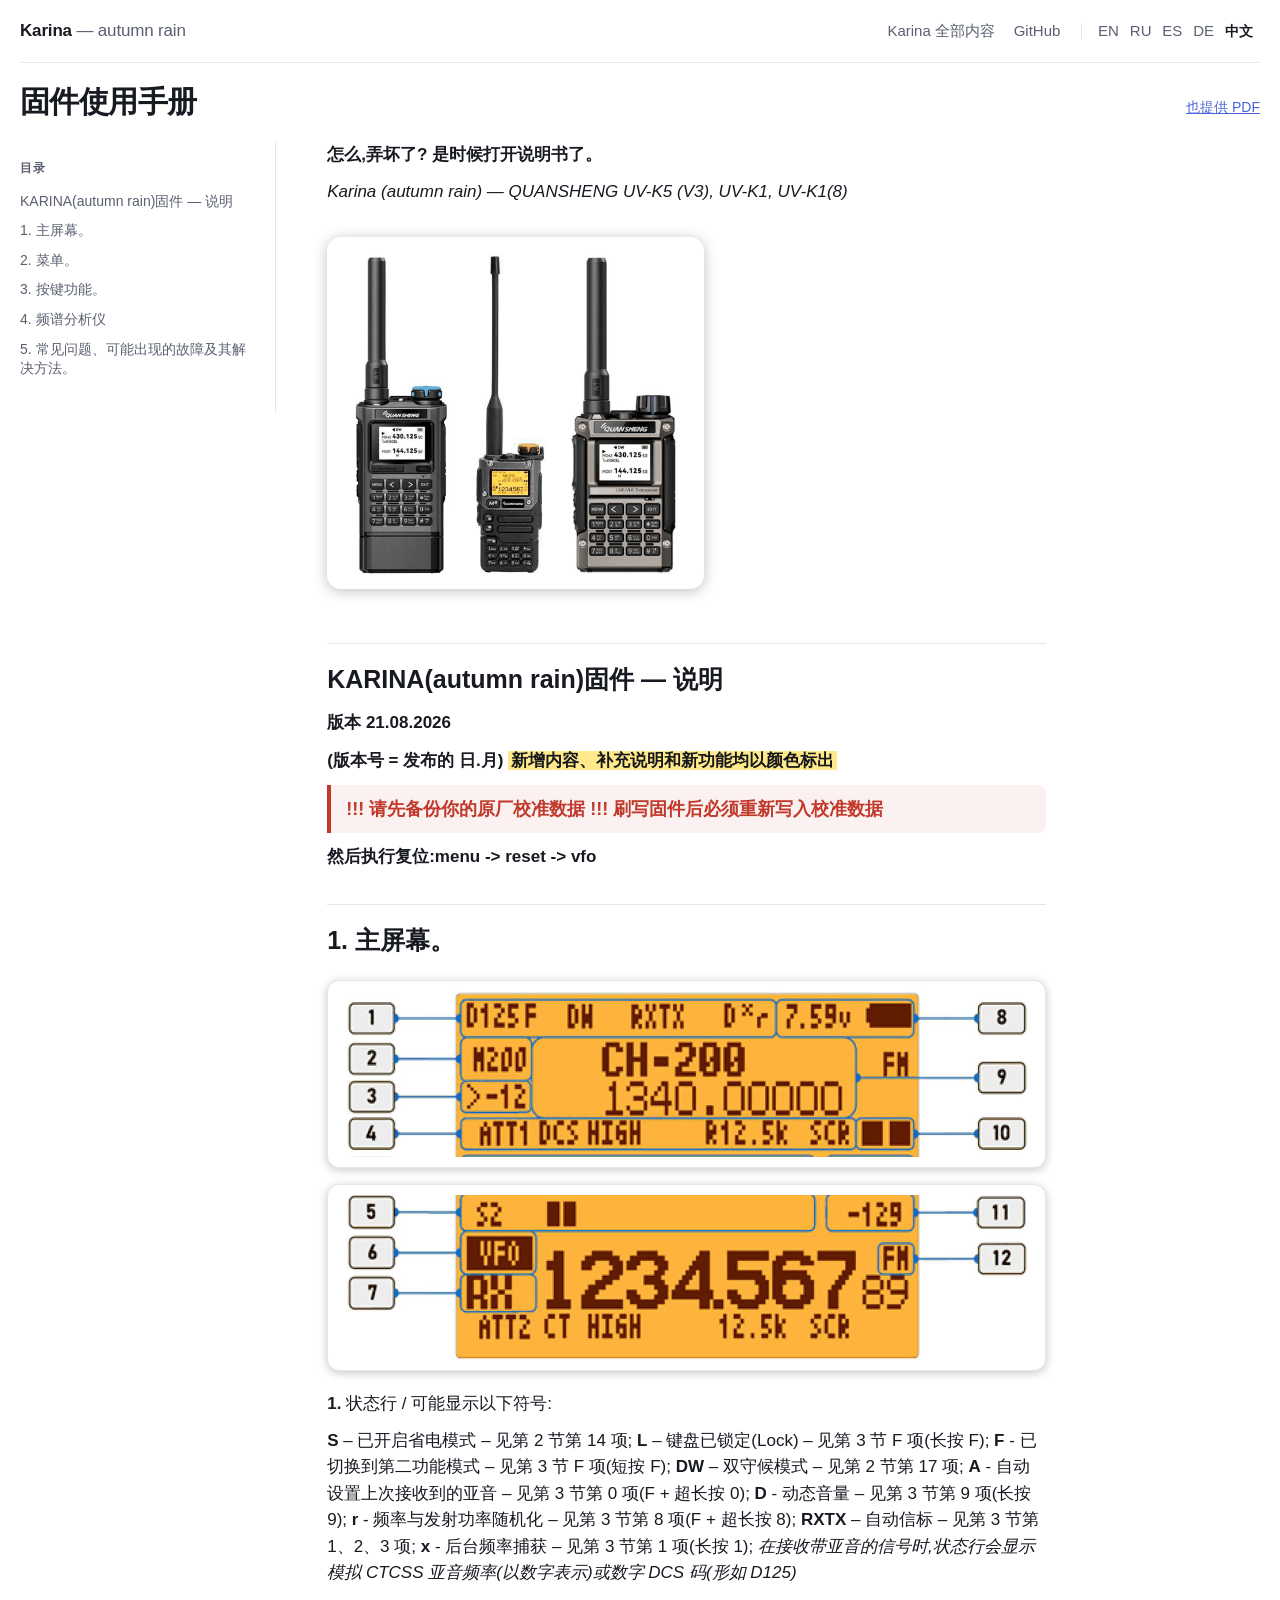
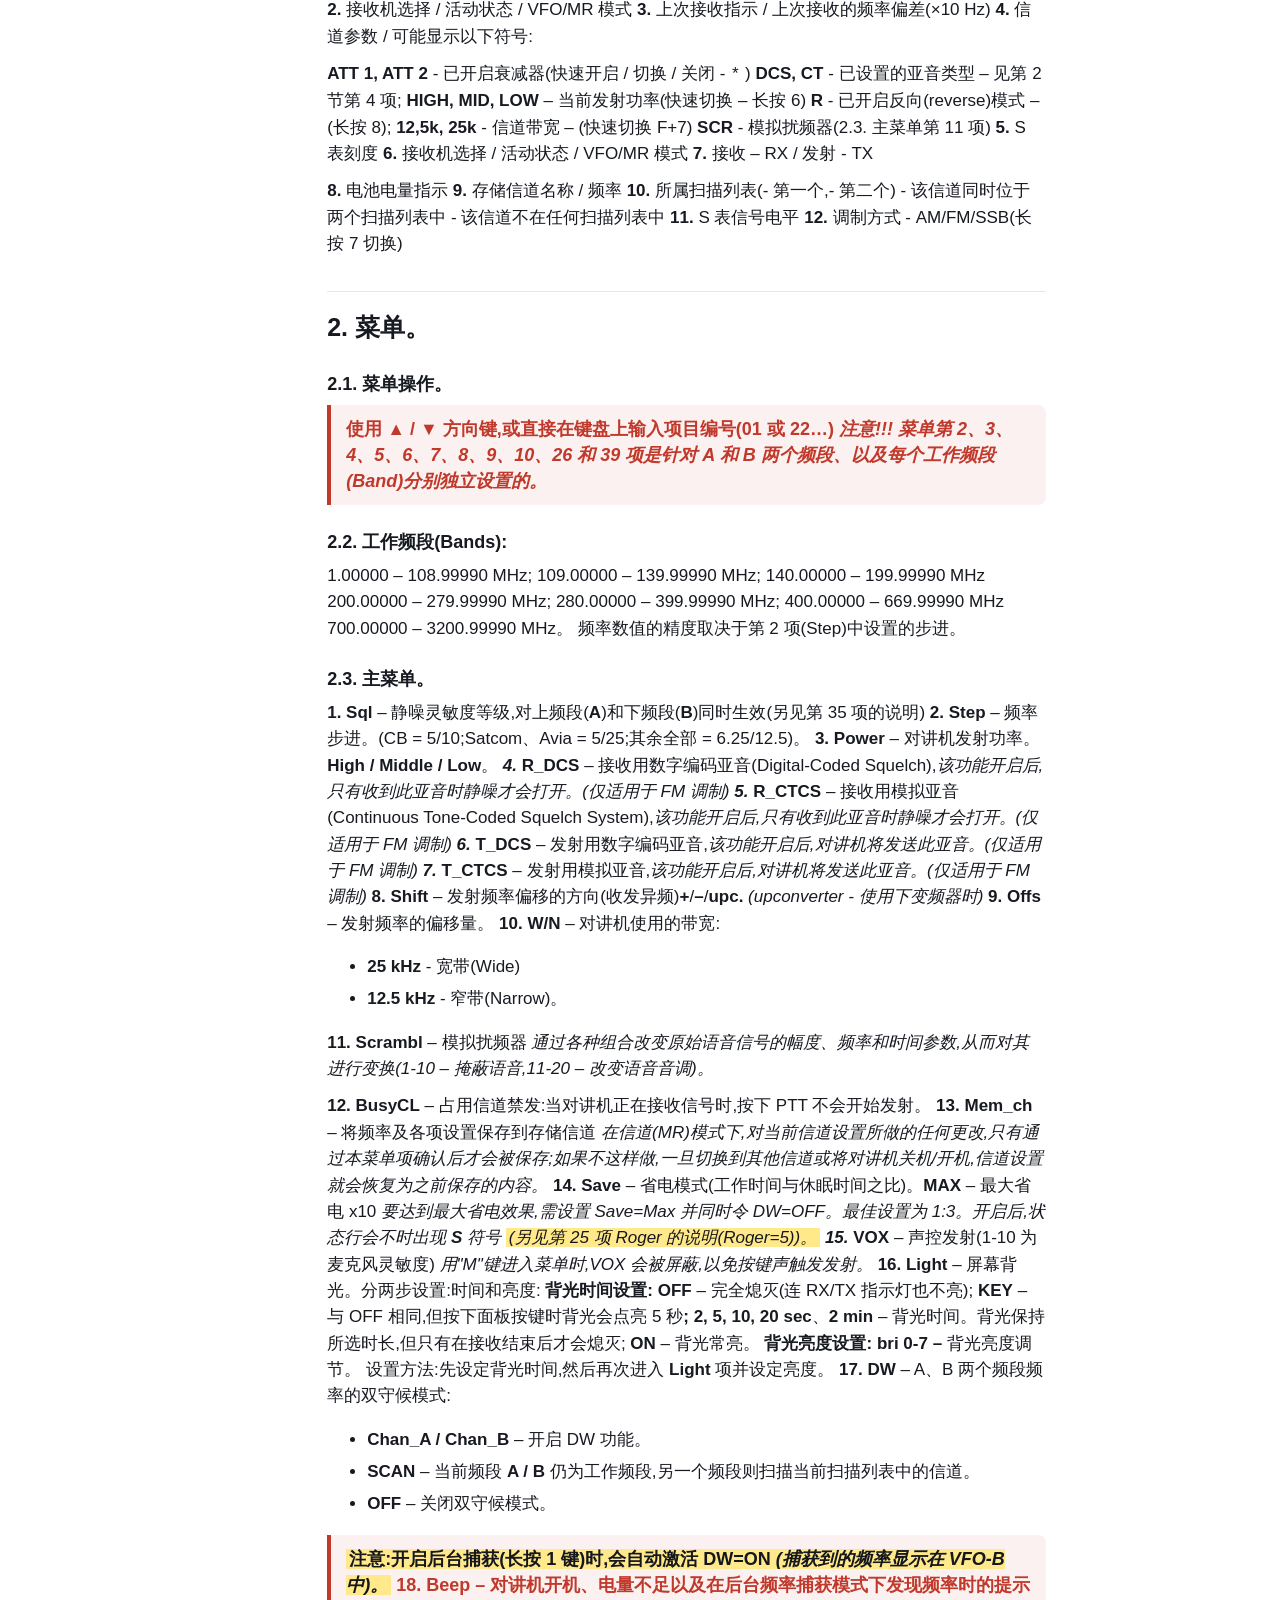
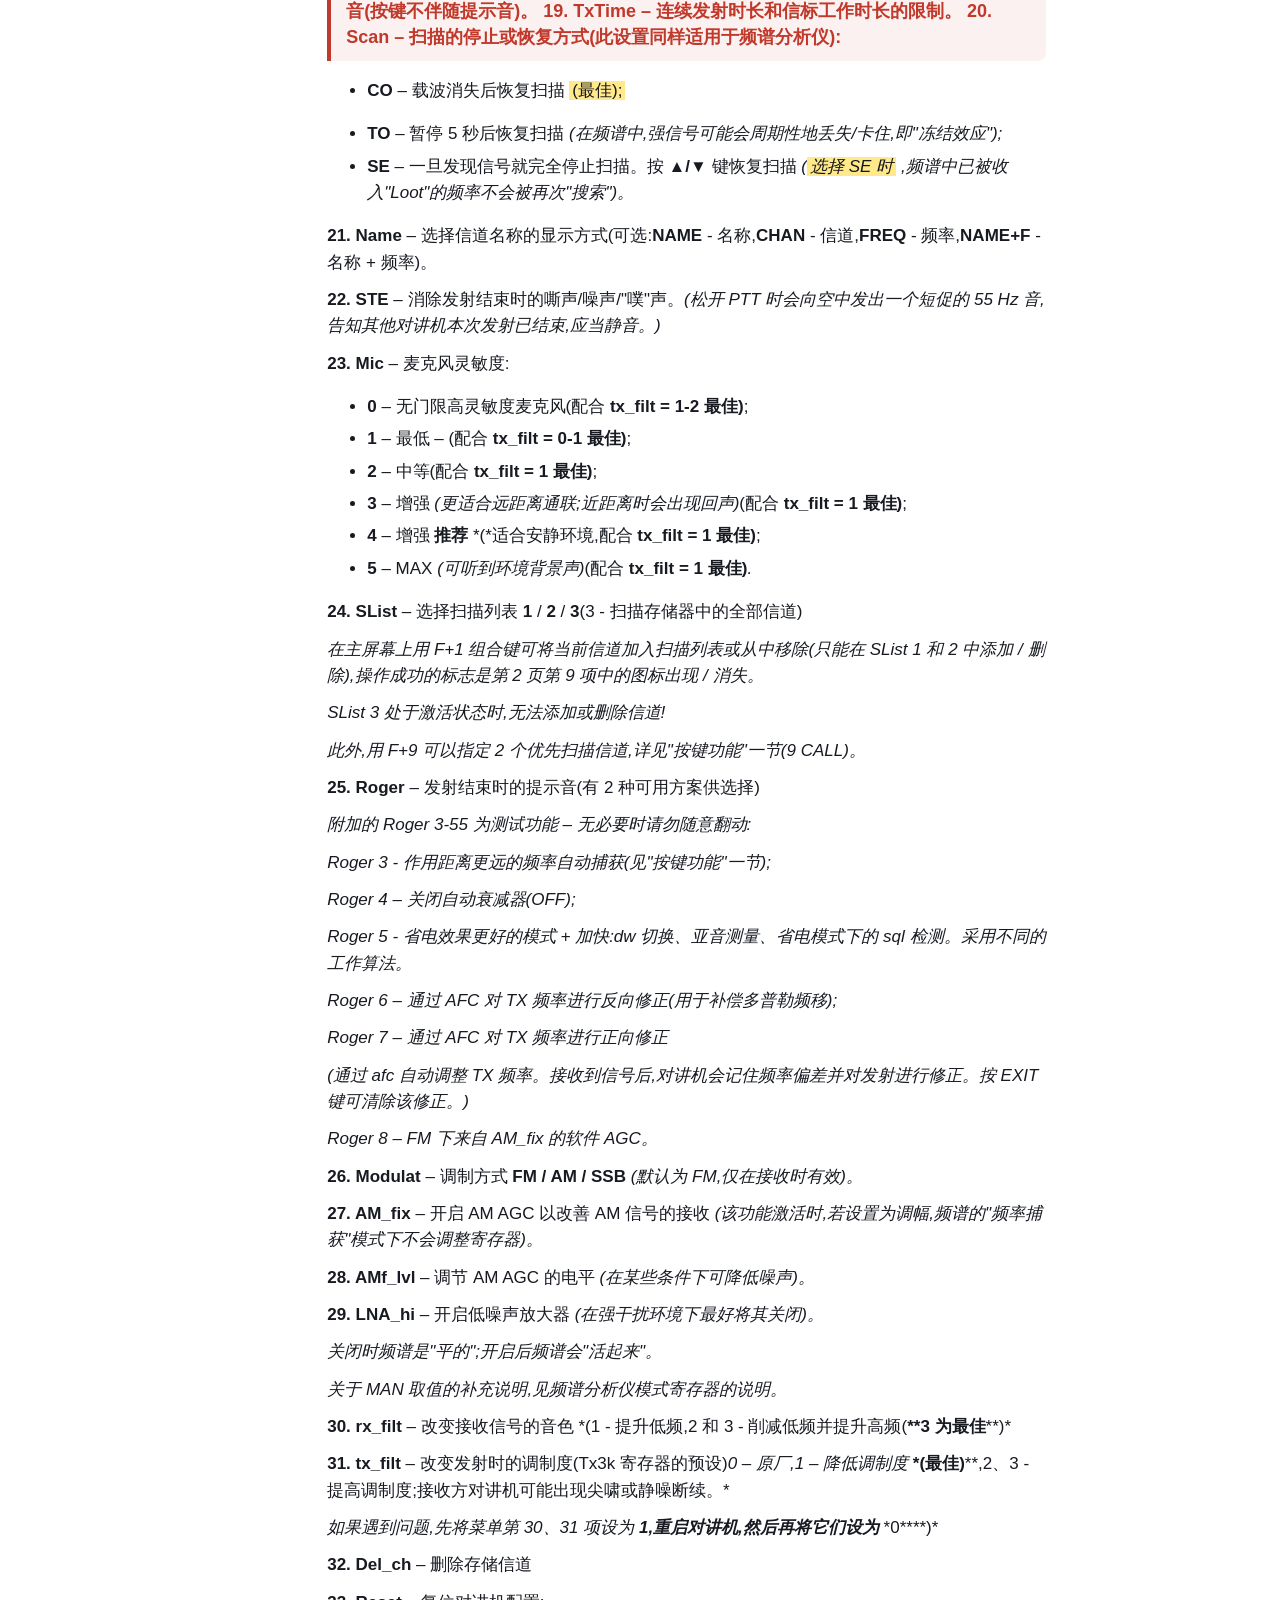
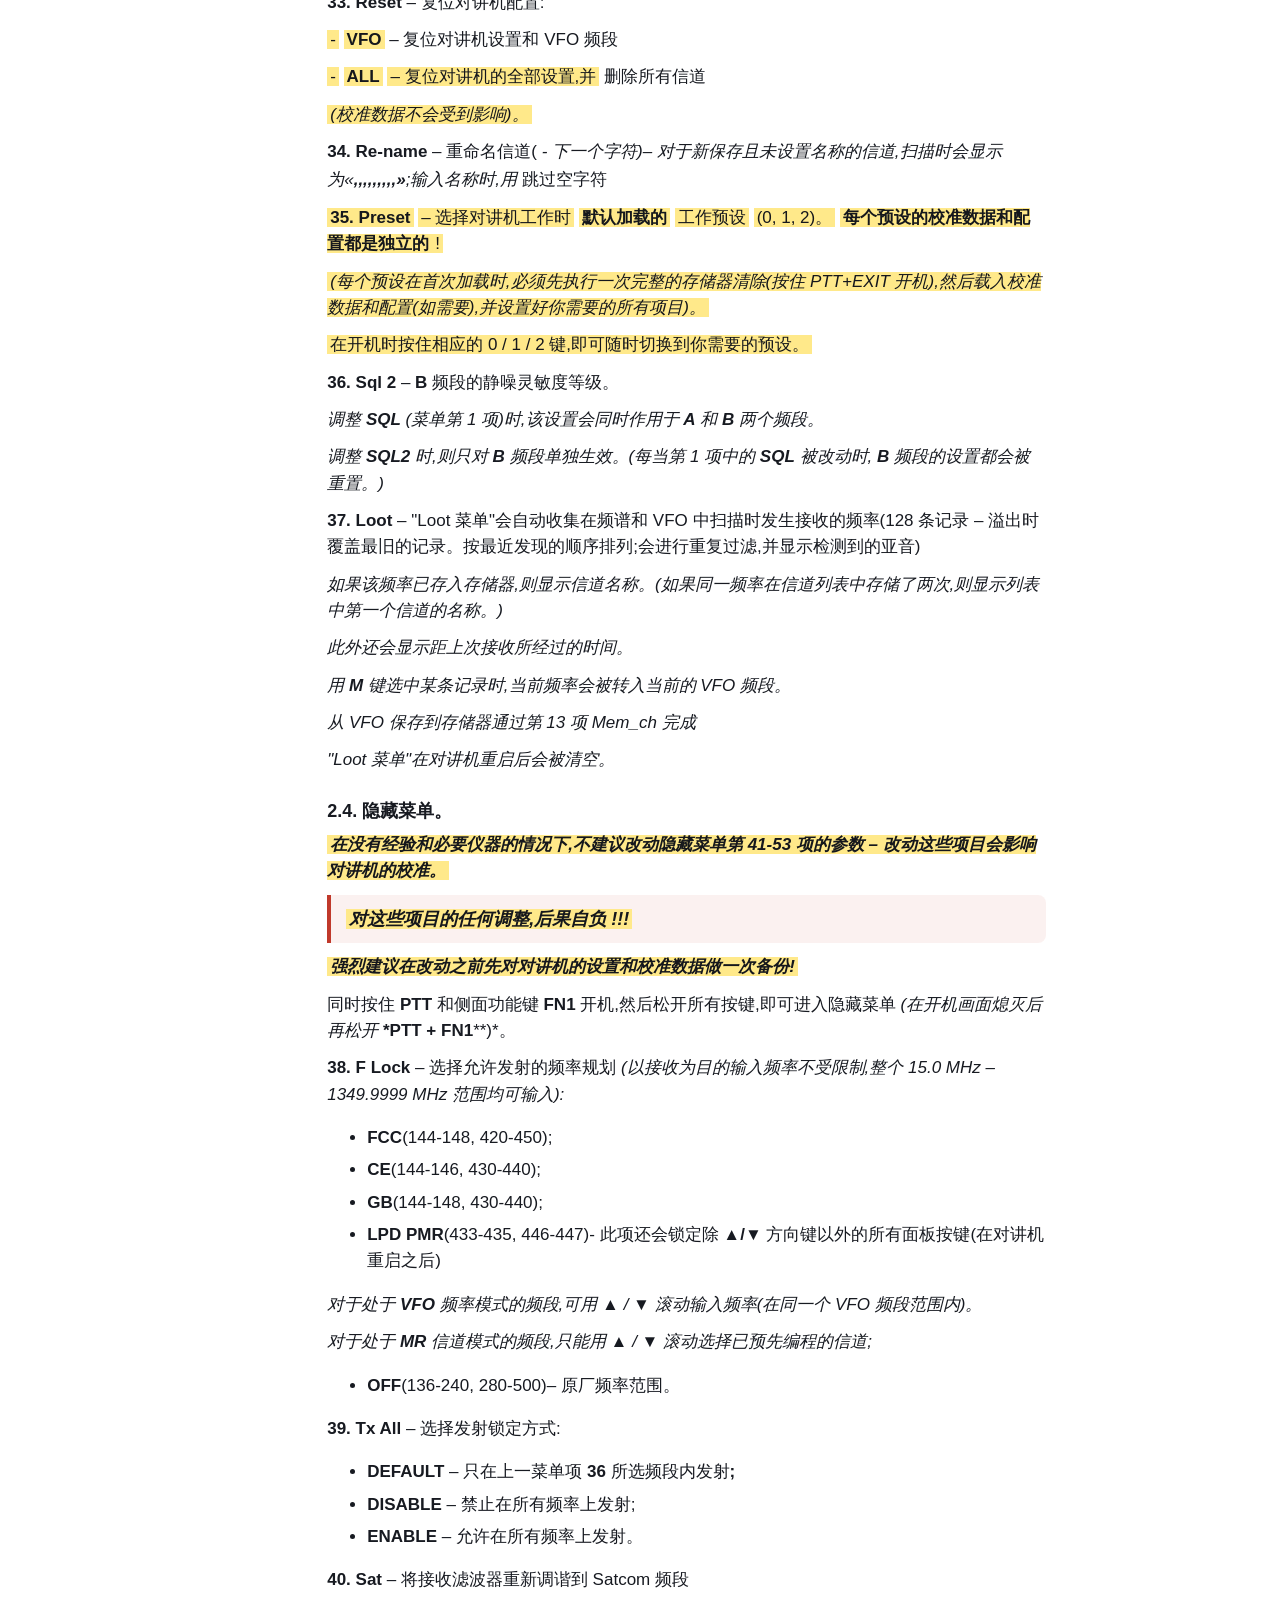
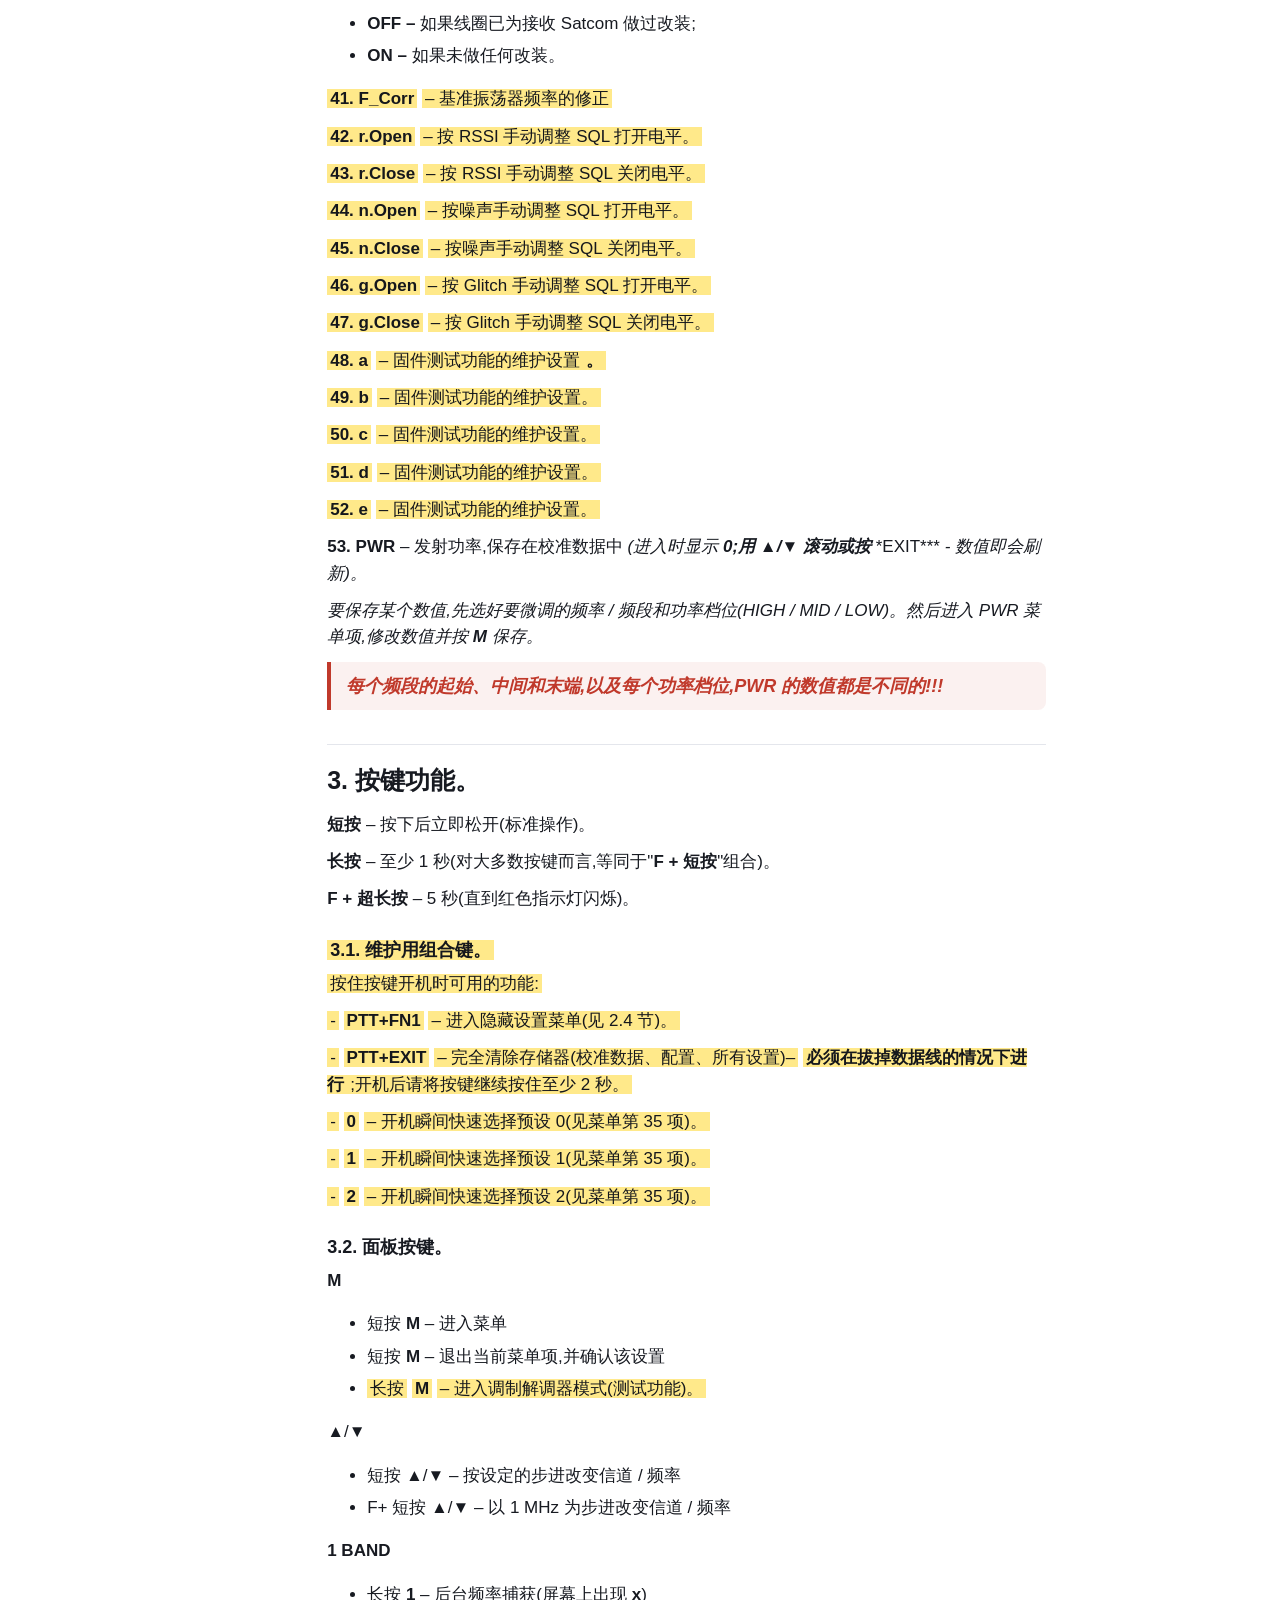
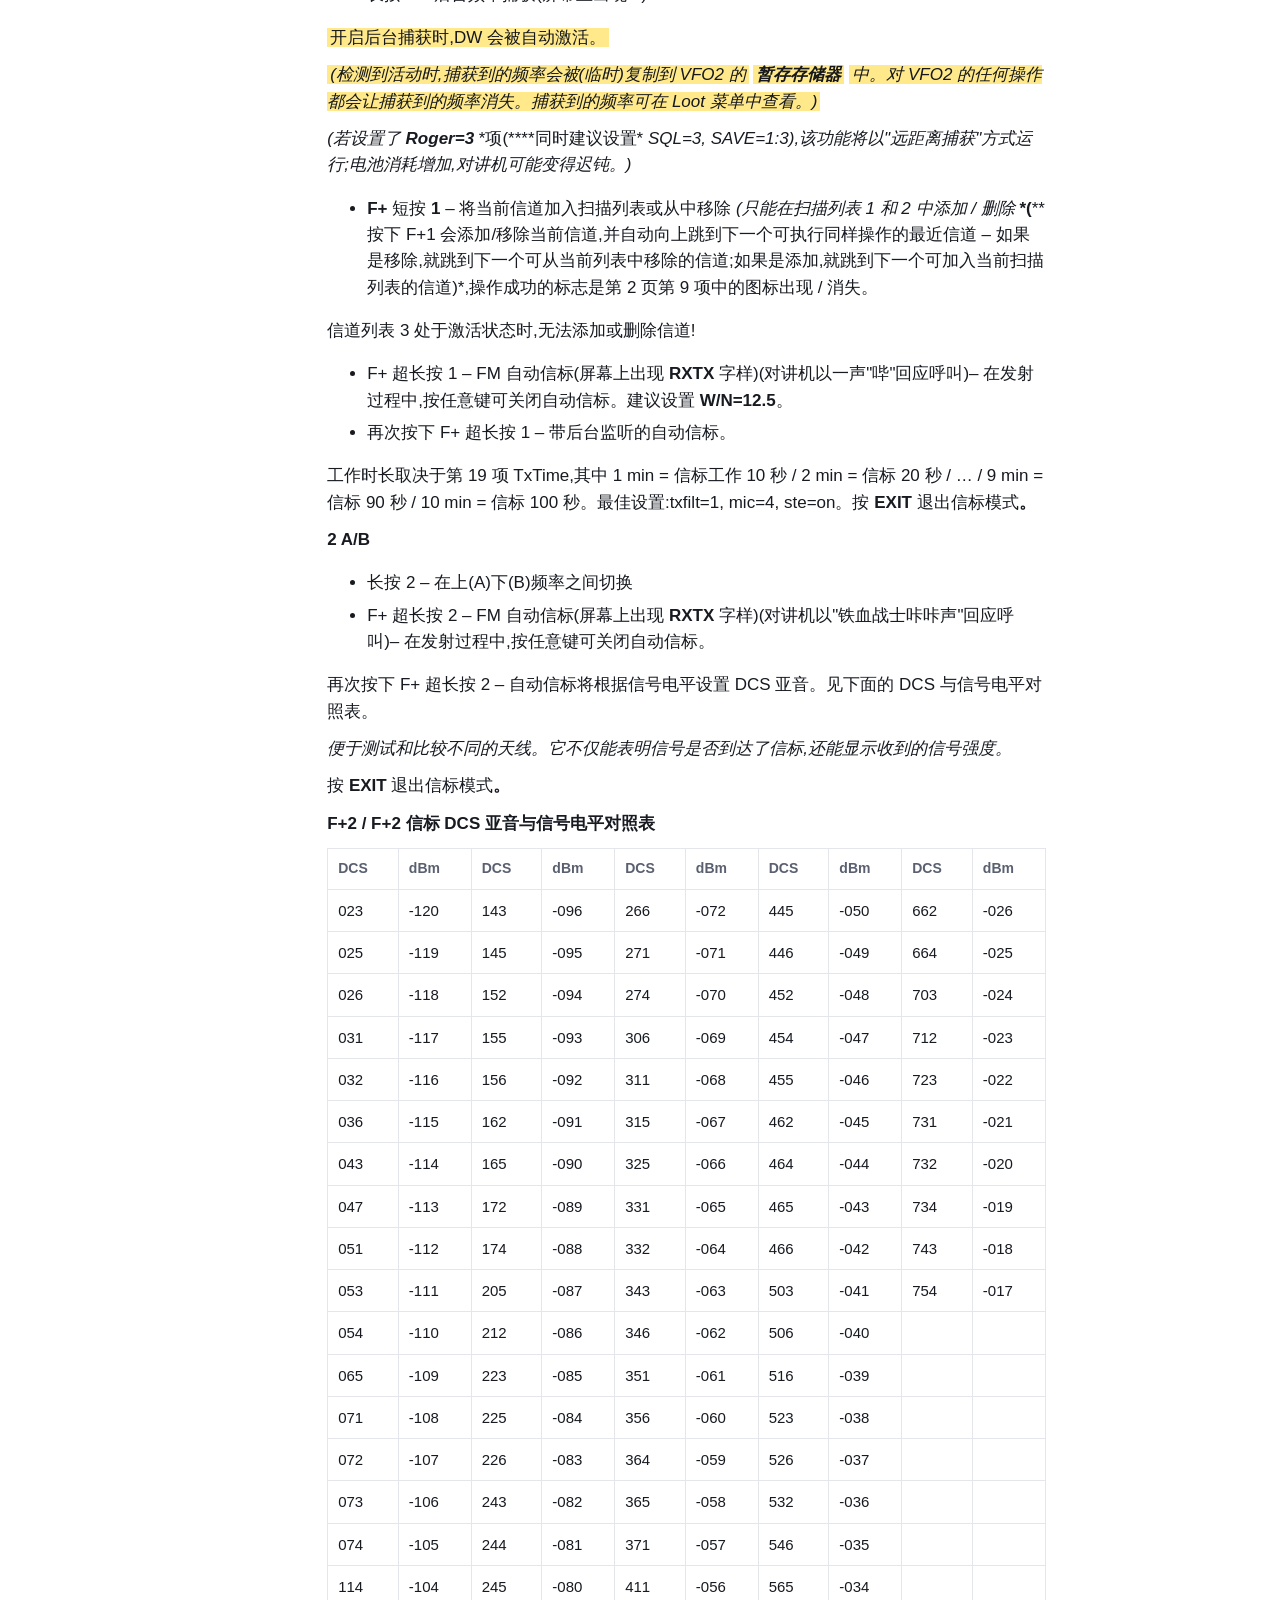
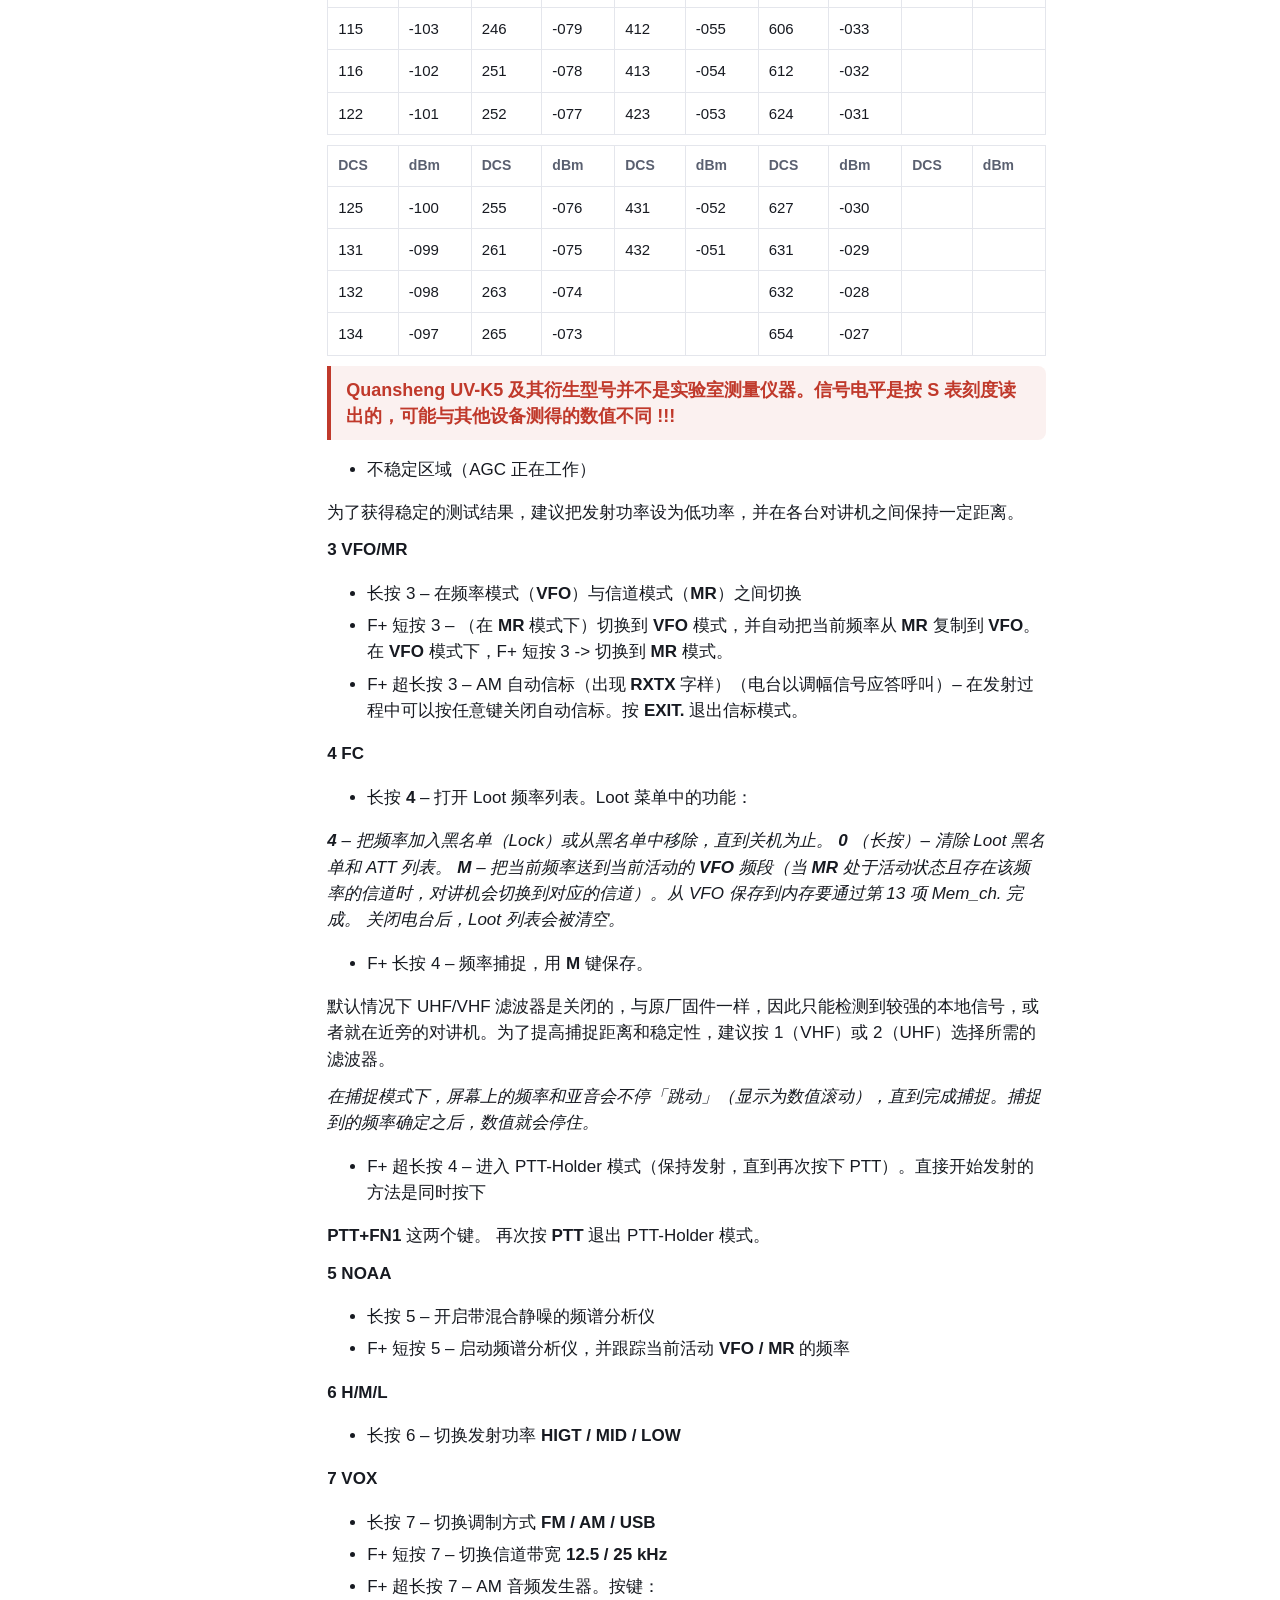
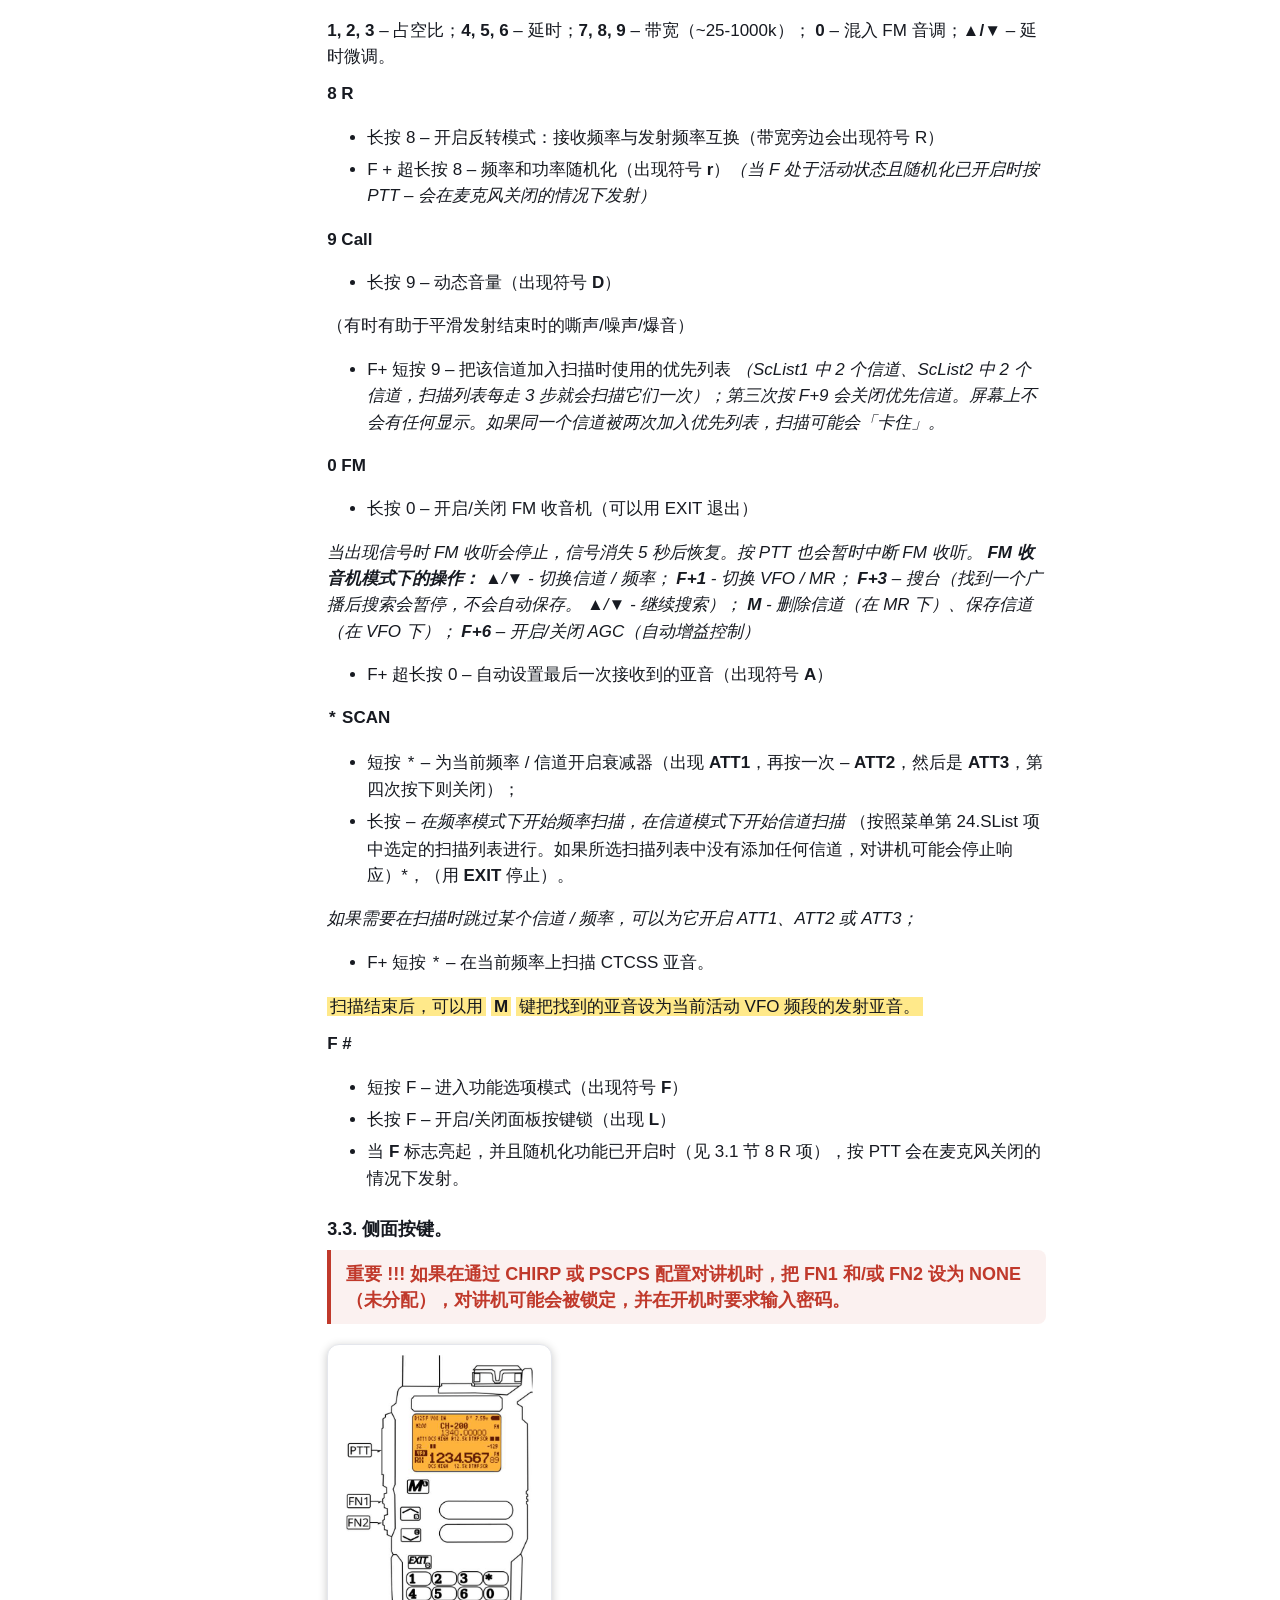
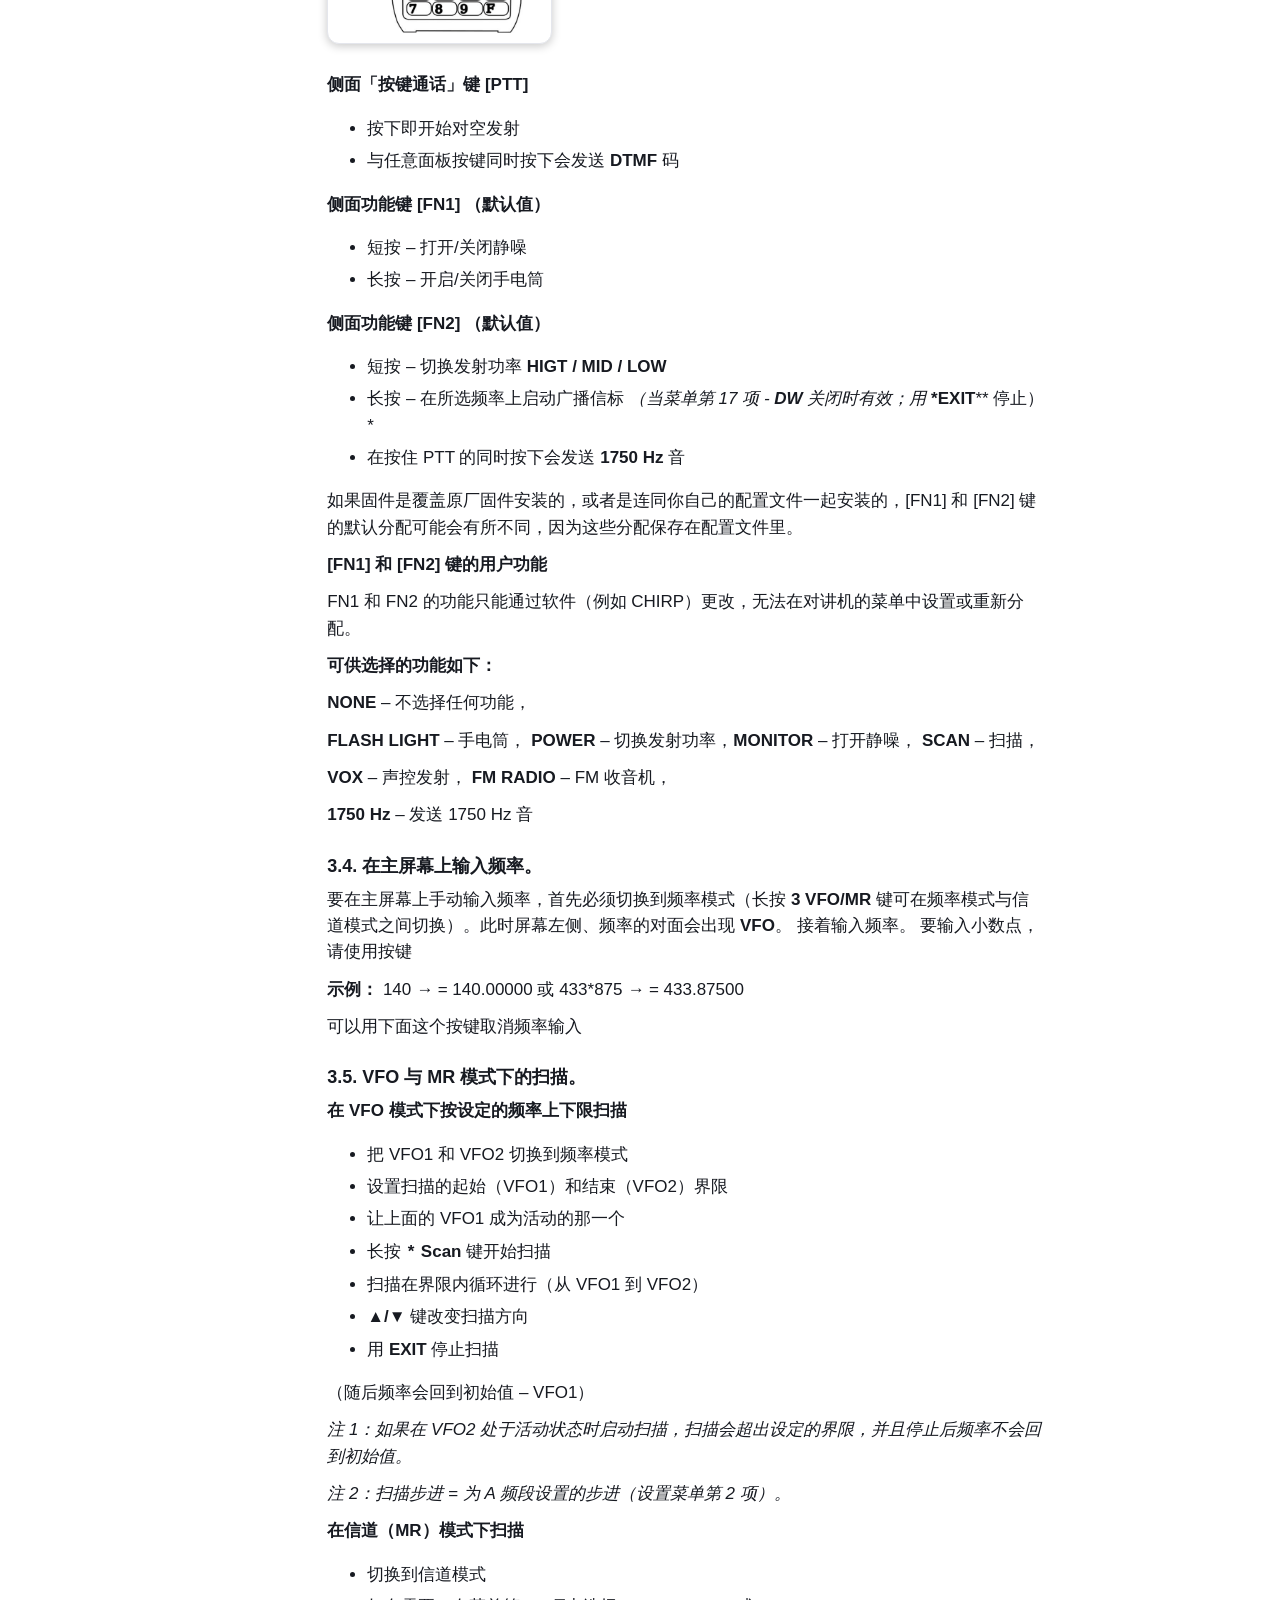
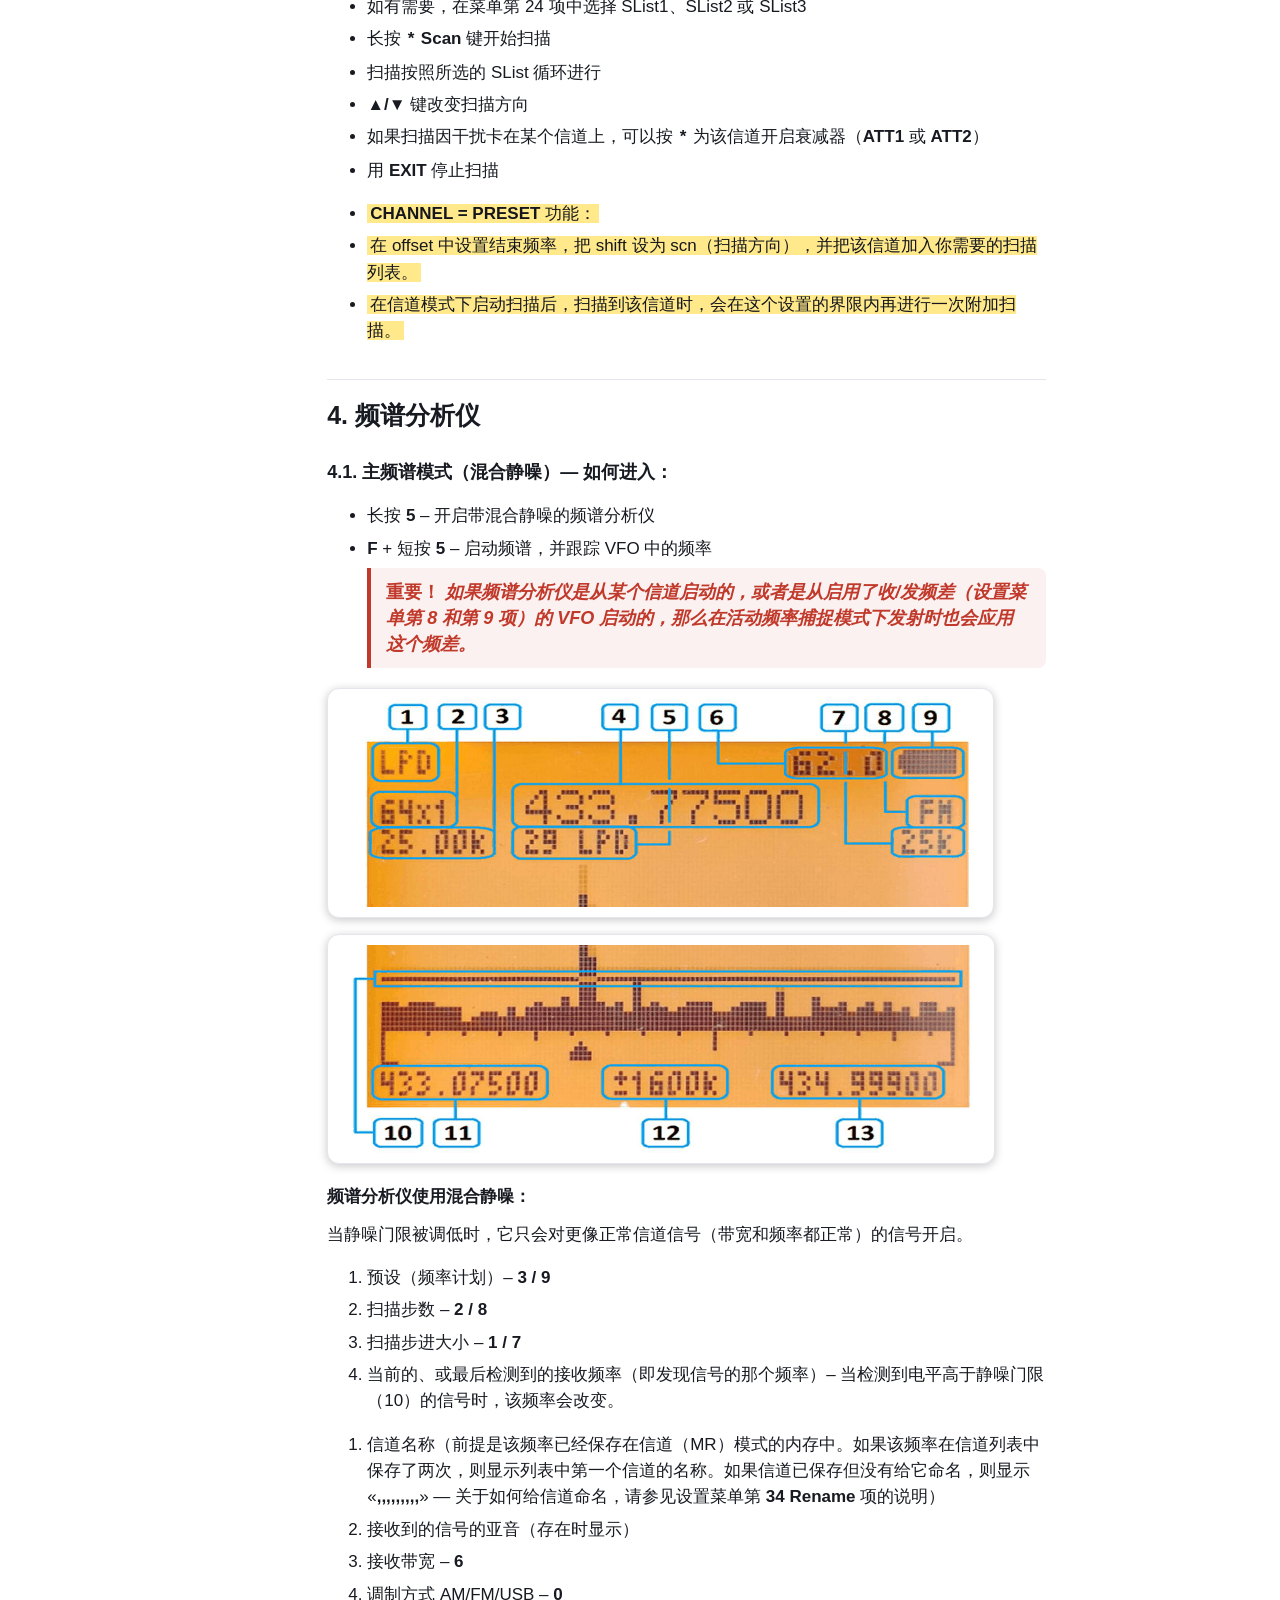
<file: docs/zh/manual/index.html>
<!doctype html>
<html lang="zh">
<head>
<meta charset="utf-8">
<meta name="viewport" content="width=device-width, initial-scale=1">
<title>固件使用手册 — Karina</title>
<meta name="description" content="固件使用手册 — Karina (autumn rain), Quansheng UV-K5 V3 / UV-K1.">
<link rel="canonical" href="https://autumn1rain.github.io/karina-v3-k1/zh/manual/">
<link rel="stylesheet" href="../../assets/style.css">
</head>
<body>
<div class="wrap doc-wrap">
<header class="top">
  <div class="brand">Karina <span>— autumn rain</span></div>
  <nav><a href="../../zh/">Karina 全部内容</a> <a href="https://github.com/autumn1rain/karina-v3-k1">GitHub</a>
       <span class="langsel"><a href="https://autumn1rain.github.io/karina-v3-k1/manual/" hreflang="en" title="English">EN</a> <a href="https://autumn1rain.github.io/karina-v3-k1/ru/manual/" hreflang="ru" title="Русский">RU</a> <a href="https://autumn1rain.github.io/karina-v3-k1/es/manual/" hreflang="es" title="Español">ES</a> <a href="https://autumn1rain.github.io/karina-v3-k1/de/manual/" hreflang="de" title="Deutsch">DE</a> <b>中文</b></span></nav>
</header>
<div class="doc-top">
  <h1>固件使用手册</h1>
  <p class="sub"><a href="https://github.com/autumn1rain/karina-v3-k1/blob/main/karina-v3-k1-manual-en.pdf">也提供 PDF</a></p>
</div>
<div class="doc">
  <aside class="toc"><b>目录</b><a href="#s1">KARINA(autumn rain)固件 — 说明</a><a href="#s3">1. 主屏幕。</a><a href="#s4">2. 菜单。</a><a href="#s5">3. 按键功能。</a><a href="#s6">4. 频谱分析仪</a><a href="#s7">5. 常见问题、可能出现的故障及其解决方法。</a></aside>
  <article class="body"><p><b>怎么,弄坏了?</b> <b>是时候打开说明书了。</b></p>
<p><i>Karina (autumn rain) — QUANSHENG UV-K5 (V3), UV-K1, UV-K1(8)</i></p>
<p class="shot hero"><img src="../../assets/docs/manual/p01_2.png" alt="screenshot"><img src="../../assets/docs/manual/p01_1.png" alt="screenshot"><img src="../../assets/docs/manual/p01_3.png" alt="screenshot"></p>
<h2 id="s1">KARINA(autumn rain)固件 — 说明<a class="anchor" href="#s1">#</a></h2>
<p><b>版本 21.08.2026</b></p>
<p><b>(版本号 = 发布的 日.月)</b> <mark><b>新增内容、补充说明和新功能均以颜色标出</b></mark></p>
<p class="danger"> <b>!!! 请先备份你的原厂校准数据 !!!</b> <b>刷写固件后必须重新写入校准数据</b></p>
<p><b>然后执行复位:menu -&gt; reset -&gt; vfo</b></p>
<h2 id="s3">1. 主屏幕。<a class="anchor" href="#s3">#</a></h2>
<p class="shot row"><img src="../../assets/docs/manual/p03_1.png" alt="screenshot" class="wide"><img src="../../assets/docs/manual/p03_2.png" alt="screenshot" class="wide"></p>
<p><b>1.</b> 状态行 / 可能显示以下符号:</p>
<p><b>S</b> – 已开启省电模式 – 见第 2 节第 14 项; <b>L</b> – 键盘已锁定(Lock) – 见第 3 节 F 项(长按 F); <b>F</b> - 已切换到第二功能模式 – 见第 3 节 F 项(短按 F); <b>DW</b> – 双守候模式 – 见第 2 节第 17 项; <b>A</b> - 自动设置上次接收到的亚音 – 见第 3 节第 0 项(F + 超长按 0); <b>D</b> - 动态音量 – 见第 3 节第 9 项(长按 9); <b>r</b> - 频率与发射功率随机化 – 见第 3 节第 8 项(F + 超长按 8); <b>RXTX</b> – 自动信标 – 见第 3 节第 1、2、3 项; <b>x</b> - 后台频率捕获 – 见第 3 节第 1 项(长按 1); <i>在接收带亚音的信号时,状态行会显示</i> <i>模拟 CTCSS 亚音频率(以数字表示)或数字 DCS 码(形如 D125)</i></p>
<p><b>2.</b> 接收机选择 / 活动状态 / VFO/MR 模式 <b>3.</b> 上次接收指示 / 上次接收的频率偏差(×10 Hz) <b>4.</b> 信道参数 / 可能显示以下符号:</p>
<p><b>ATT 1, ATT 2</b> - 已开启衰减器(快速开启 / 切换 / 关闭 - <code>*</code> ) <b>DCS, CT</b> - 已设置的亚音类型 – 见第 2 节第 4 项; <b>HIGH, MID, LOW</b> – 当前发射功率(快速切换 – 长按 6) <b>R</b> - 已开启反向(reverse)模式 – (长按 8); <b>12,5k, 25k</b> - 信道带宽 – (快速切换 F+7) <b>SCR</b> - 模拟扰频器(2.3. 主菜单第 11 项) <b>5.</b> S 表刻度 <b>6.</b> 接收机选择 / 活动状态 / VFO/MR 模式 <b>7.</b> 接收 – RX / 发射 - TX</p>
<p><b>8.</b> 电池电量指示 <b>9.</b> 存储信道名称 / 频率 <b>10.</b> 所属扫描列表(- 第一个,- 第二个) - 该信道同时位于两个扫描列表中 - 该信道不在任何扫描列表中 <b>11.</b> S 表信号电平 <b>12.</b> 调制方式 - AM/FM/SSB(长按 7 切换)</p>
<h2 id="s4">2. 菜单。<a class="anchor" href="#s4">#</a></h2>
<h3>2.1. 菜单操作。</h3>
<p class="danger"><b>使用</b> ▲ <b>/</b> ▼ <b>方向键,或直接在键盘上输入项目编号(01 或 22…)</b> <b><i>注意!!!</b></i> <i>菜单第 2、3、4、5、6、7、8、9、10、26 和 39 项是针对</i> <i>A 和 B 两个频段、以及每个工作频段(Band)分别独立设置的。</i></p>
<h3>2.2. 工作频段(Bands):</h3>
<p>1.00000 – 108.99990 MHz; 109.00000 – 139.99990 MHz; 140.00000 – 199.99990 MHz 200.00000 – 279.99990 MHz; 280.00000 – 399.99990 MHz; 400.00000 – 669.99990 MHz 700.00000 – 3200.99990 MHz。 频率数值的精度取决于第 2 项(Step)中设置的步进。</p>
<h3>2.3. 主菜单。</h3>
<p><b>1.</b> <b>Sql</b> – 静噪灵敏度等级,对上频段(<b>A</b>)和下频段(<b>B</b>)同时生效(另见第 35 项的说明) <b>2.</b> <b>Step</b> – 频率步进。(CB = 5/10;Satcom、Avia = 5/25;其余全部 = 6.25/12.5)。 <b>3.</b> <b>Power</b> – 对讲机发射功率。<b>High / Middle / Low</b>。 <b><i>4.</b></i> <b>R_DCS</b> – 接收用数字编码亚音(Digital-Coded Squelch),<i>该功能开启后,只有收到此亚音时静噪才会打开。(仅适用于 FM 调制)</i> <b><i>5.</b></i> <b>R_CTCS</b> – 接收用模拟亚音(Continuous Tone-Coded Squelch System),<i>该功能开启后,只有收到此亚音时静噪才会打开。(仅适用于 FM 调制)</i> <b><i>6.</b></i> <b>T_DCS</b> – 发射用数字编码亚音,<i>该功能开启后,对讲机将发送此亚音。(仅适用于 FM 调制)</i> <b><i>7.</b></i> <b>T_CTCS</b> – 发射用模拟亚音,<i>该功能开启后,对讲机将发送此亚音。(仅适用于 FM 调制)</i> <b>8.</b> <b>Shift</b> – 发射频率偏移的方向(收发异频)<b>+</b>/<b>–</b>/<b>upc.</b> <i>(upconverter - 使用下变频器时)</i> <b>9.</b> <b>Offs</b> – 发射频率的偏移量。 <b>10. W/N</b> – 对讲机使用的带宽:</p>
<ul>
<li><b>25 kHz</b> - 宽带(Wide)</li>
<li><b>12.5 kHz</b> - 窄带(Narrow)。</li>
</ul>
<p><b>11. Scrambl</b> – 模拟扰频器 <i>通过各种组合改变原始语音信号的幅度、频率和时间参数,从而对其进行变换(1-10 – 掩蔽语音,11-20 – 改变语音音调)。</i></p>
<p><b>12. BusyCL</b> – 占用信道禁发:当对讲机正在接收信号时,按下 PTT 不会开始发射。 <b>13. Mem_ch</b> – 将频率及各项设置保存到存储信道 <i>在信道(MR)模式下,对当前信道设置所做的任何更改,只有通过本菜单项确认后才会被保存;如果不这样做,一旦切换到其他信道或将对讲机关机/开机,信道设置就会恢复为之前保存的内容。</i> <b>14. Save</b> – 省电模式(工作时间与休眠时间之比)。<b>MAX</b> – 最大省电 x10 <i>要达到最大省电效果,需设置 Save=Max 并同时令 DW=OFF。最佳设置为 1:3。开启后,状态行会不时出现</i> <b><i>S</b></i> <i>符号</i> <mark><i>(另见第 25 项 Roger 的说明(Roger=5))。</i></mark> <b><i>15.</b></i> <b>VOX</b> – 声控发射(1-10 为麦克风灵敏度) <i>用"M"键进入菜单时,VOX 会被屏蔽,以免按键声触发发射。</i> <b>16. Light</b> – 屏幕背光。分两步设置:时间和亮度: <b>背光时间设置:</b> <b>OFF</b> – 完全熄灭(连 RX/TX 指示灯也不亮); <b>KEY</b> – 与 OFF 相同,但按下面板按键时背光会点亮 5 秒<b>;</b> <b>2, 5, 10, 20 sec</b>、<b>2 min</b> – 背光时间。背光保持所选时长,但只有在接收结束后才会熄灭; <b>ON</b> – 背光常亮。 <b>背光亮度设置:</b> <b>bri 0-7 –</b> 背光亮度调节。 设置方法:先设定背光时间,然后再次进入 <b>Light</b> 项并设定亮度。 <b>17. DW</b> – A、B 两个频段频率的双守候模式:</p>
<ul>
<li><b>Chan_A / Chan_B</b> – 开启 DW 功能。</li>
<li><b>SCAN</b> – 当前频段 <b>A / B</b> 仍为工作频段,另一个频段则扫描当前扫描列表中的信道。</li>
<li><b>OFF</b> – 关闭双守候模式。</li>
</ul>
<p class="danger"><mark><b>注意</b>:开启后台捕获(长按 1 键)时,会自动激活 DW=ON <i>(捕获到的频率显示在 VFO-B 中)。</i></mark> <b>18. Beep</b> – 对讲机开机、电量不足以及在后台频率捕获模式下发现频率时的提示音(按键不伴随提示音)。 <b>19. TxTime</b> – 连续发射时长和信标工作时长的限制。 <b>20. Scan</b> – 扫描的停止或恢复方式(此设置同样适用于频谱分析仪):</p>
<ul>
<li><b>CO</b> – 载波消失后恢复扫描 <mark>(最佳);</mark></li>
</ul>
<ul>
<li><b>TO</b> – 暂停 5 秒后恢复扫描 <i>(在频谱中,强信号可能会周期性地丢失/卡住,即"冻结效应");</i></li>
<li><b>SE</b> – 一旦发现信号就完全停止扫描。按 ▲<b>/</b>▼ 键恢复扫描 <i>(</i><mark><i>选择 SE 时</i></mark> <i>,频谱中已被收入"Loot"的频率不会被再次"搜索")。</i></li>
</ul>
<p><b>21. Name</b> – 选择信道名称的显示方式(可选:<b>NAME</b> - 名称,<b>CHAN</b> - 信道,<b>FREQ</b> - 频率,<b>NAME+F</b> - 名称 + 频率)。</p>
<p><b>22. STE</b> – 消除发射结束时的嘶声/噪声/"噗"声。<i>(松开 PTT 时会向空中发出一个短促的 55 Hz 音,告知其他对讲机本次发射已结束,应当静音。)</i></p>
<p><b>23. Mic</b> – 麦克风灵敏度:</p>
<ul>
<li><b>0</b> – 无门限高灵敏度麦克风(配合 <b>tx_filt = 1-2 最佳)</b>;</li>
<li><b>1</b> – 最低 – (配合 <b>tx_filt = 0-1 最佳)</b>;</li>
<li><b>2</b> – 中等(配合 <b>tx_filt = 1 最佳)</b>;</li>
<li><b>3</b> – 增强 <i>(更适合远距离通联;近距离时会出现回声)</i>(配合 <b>tx_filt = 1 最佳)</b>;</li>
<li><b>4</b> – 增强 <b>推荐</b> *(*适合安静环境,配合 <b>tx_filt = 1 最佳)</b>;</li>
<li><b>5</b> – MAX <i>(可听到环境背景声)</i>(配合 <b>tx_filt = 1 最佳)</b><i>.</i></li>
</ul>
<p><b>24. SList</b> – 选择扫描列表 <b>1</b> / <b>2</b> / <b>3</b>(3 - 扫描存储器中的全部信道)</p>
<p><i>在主屏幕上用 F+1 组合键可将当前信道加入扫描列表或从中移除(只能在 SList 1 和 2 中添加 / 删除),操作成功的标志是第 2 页第 9 项中的图标出现 / 消失。</i></p>
<p><i>SList 3 处于激活状态时,无法添加或删除信道!</i></p>
<p><i>此外,用 F+9 可以指定 2 个优先扫描信道,详见"按键功能"一节(9 CALL)。</i></p>
<p><b>25. Roger</b> – 发射结束时的提示音(有 2 种可用方案供选择)</p>
<p><i>附加的 Roger 3-55 为测试功能 – 无必要时请勿随意翻动:</i></p>
<p><i>Roger 3 - 作用距离更远的频率自动捕获(见"按键功能"一节);</i></p>
<p><i>Roger 4 – 关闭自动衰减器(OFF);</i></p>
<p><i>Roger 5 - 省电效果更好的模式 + 加快:dw 切换、亚音测量、省电模式下的 sql 检测。采用不同的工作算法。</i></p>
<p><i>Roger 6 – 通过 AFC 对 TX 频率进行反向修正(用于补偿多普勒频移);</i></p>
<p><i>Roger 7 – 通过 AFC 对 TX 频率进行正向修正</i></p>
<p><i>(通过 afc 自动调整 TX 频率。接收到信号后,对讲机会记住频率偏差并对发射进行修正。按 EXIT 键可清除该修正。)</i></p>
<p><i>Roger 8 – FM 下来自 AM_fix 的软件 AGC。</i></p>
<p><b>26. Modulat</b> – 调制方式 <b>FM / AM / SSB</b> <i>(默认为 FM,仅在接收时有效)。</i></p>
<p><b>27. AM_fix</b> – 开启 AM AGC 以改善 AM 信号的接收 <i>(该功能激活时,若设置为调幅,频谱的"频率捕获"模式下不会调整寄存器)。</i></p>
<p><b>28. AMf_lvl</b> – 调节 AM AGC 的电平 <i>(在某些条件下可降低噪声)。</i></p>
<p><b>29. LNA_hi</b> – 开启低噪声放大器 <i>(在强干扰环境下最好将其关闭)。</i></p>
<p><i>关闭时频谱是"平的";开启后频谱会"活起来"。</i></p>
<p><i>关于 MAN 取值的补充说明,见频谱分析仪模式寄存器的说明。</i></p>
<p><b>30. rx_filt</b> – 改变接收信号的音色 *(1 - 提升低频,2 和 3 - 削减低频并提升高频(<b>**3 为最佳</b>**)*</p>
<p><b>31. tx_filt</b> – 改变发射时的调制度(Tx3k 寄存器的预设)<i>0 – 原厂,1 – 降低调制度</i> <b>*(最佳)</b>**,2、3 - 提高调制度;接收方对讲机可能出现尖啸或静噪断续。*</p>
<p><i>如果遇到问题,先将菜单第 30、31 项设为</i> <b><i>1</b><b>,重启对讲机,然后再将它们设为</i> </b>*0****)*</p>
<p><b>32. Del_ch</b> – 删除存储信道</p>
<p><b>33. Reset</b> – 复位对讲机配置:</p>
<p><mark>-</mark> <mark><b>VFO</b></mark> – 复位对讲机设置和 VFO 频段</p>
<p><mark>-</mark> <mark><b>ALL</b></mark> <mark>– 复位对讲机的全部设置,并</mark> 删除所有信道</p>
<p><mark><i>(校准数据不会受到影响)。</i></mark></p>
<p><b>34. Re-name</b> – 重命名信道(<code><i></code> - 下一个字符)– 对于新保存且未设置名称的信道,扫描时会显示为«<b>,,,,,,,,,»</b>;输入名称时,用 <code></i></code> 跳过空字符</p>
<p><mark><b>35. Preset</b></mark> <mark>– 选择对讲机工作时</mark> <mark><b>默认加载的</b></mark> <mark>工作预设</mark> <mark>(0, 1, 2)。</mark> <mark><b>每个预设的校准数据和配置都是独立的</b></mark><mark>!</mark></p>
<p><mark><i>(每个预设在首次加载时,必须先执行一次完整的存储器清除(按住 PTT+EXIT 开机),然后载入校准数据和配置(如需要),并设置好你需要的所有项目)。</i></mark></p>
<p><mark>在开机时按住相应的 0 / 1 / 2 键,即可随时切换到你需要的预设。</mark></p>
<p><b>36. Sql 2</b> – <b>B</b> 频段的静噪灵敏度等级。</p>
<p><i>调整</i> <b><i>SQL</b></i> <i>(菜单第 1 项)时,该设置会同时作用于</i> <b><i>A</b></i> <i>和</i> <b><i>B</b></i> <i>两个频段。</i></p>
<p><i>调整</i> <b><i>SQL2</b></i> <i>时,则只对</i> <b><i>B</b></i> <i>频段单独生效。(每当第 1 项中的</i> <b><i>SQL</b></i> <i>被改动时,</i> <b><i>B</b></i> <i>频段的设置都会被重置。)</i></p>
<p><b>37. Loot</b> – "Loot 菜单"会自动收集在频谱和 VFO 中扫描时发生接收的频率(128 条记录 – 溢出时覆盖最旧的记录。按最近发现的顺序排列;会进行重复过滤,并显示检测到的亚音)</p>
<p><i>如果该频率已存入存储器,则显示信道名称。(如果同一频率在信道列表中存储了两次,则显示列表中第一个信道的名称。)</i></p>
<p><i>此外还会显示距上次接收所经过的时间。</i></p>
<p><i>用</i> <b><i>M</b></i> <i>键选中某条记录时,当前频率会被转入当前的 VFO 频段。</i></p>
<p><i>从 VFO 保存到存储器通过第 13 项 Mem_ch 完成</i></p>
<p><i>"Loot 菜单"在对讲机重启后会被清空。</i></p>
<h3>2.4. 隐藏菜单。</h3>
<p><mark><b><i>在没有经验和必要仪器的情况下,不建议改动隐藏菜单第 41-53 项的参数 – 改动这些项目会影响对讲机的校准。</b></i></mark></p>
<p class="danger"><mark><b><i>对这些项目的任何调整,后果自负 !!!</b></i></mark></p>
<p><mark><b><i>强烈建议在改动之前先对对讲机的设置和校准数据做一次备份!</b></i></mark></p>
<p>同时按住 <b>PTT</b> 和侧面功能键 <b>FN1</b> 开机,然后松开所有按键,即可进入隐藏菜单 <i>(在开机画面熄灭后再松开</i> <b>*PTT + FN1</b>**)*。</p>
<p><b>38. F Lock</b> – 选择允许发射的频率规划 <i>(以接收为目的输入频率不受限制,整个 15.0 MHz – 1349.9999 MHz 范围均可输入):</i></p>
<ul>
<li><b>FCC</b>(144-148, 420-450);</li>
<li><b>CE</b>(144-146, 430-440);</li>
<li><b>GB</b>(144-148, 430-440);</li>
<li><b>LPD PMR</b>(433-435, 446-447)- 此项还会锁定除 ▲<b>/</b>▼ 方向键以外的所有面板按键(在对讲机重启之后)</li>
</ul>
<p><i>对于处于</i> <b><i>VFO</b></i> <i>频率模式的频段,可用</i> ▲ <i>/</i> ▼ <i>滚动输入频率(在同一个 VFO 频段范围内)。</i></p>
<p><i>对于处于</i> <b><i>MR</b></i> <i>信道模式的频段,只能用</i> ▲ <i>/</i> ▼ <i>滚动选择已预先编程的信道;</i></p>
<ul>
<li><b>OFF</b>(136-240, 280-500)– 原厂频率范围。</li>
</ul>
<p><b>39. Tx All</b> – 选择发射锁定方式:</p>
<ul>
<li><b>DEFAULT</b> – 只在上一菜单项 <b>36</b> 所选频段内发射<b>;</b></li>
<li><b>DISABLE</b> – 禁止在所有频率上发射;</li>
<li><b>ENABLE</b> – 允许在所有频率上发射。</li>
</ul>
<p><b>40. Sat</b> – 将接收滤波器重新调谐到 Satcom 频段</p>
<ul>
<li><b>OFF –</b> 如果线圈已为接收 Satcom 做过改装;</li>
<li><b>ON –</b> 如果未做任何改装。</li>
</ul>
<p><mark><b>41. F_Corr</b></mark> <mark>– 基准振荡器频率的修正</mark></p>
<p><mark><b>42. r.Open</b></mark> <mark>– 按 RSSI 手动调整 SQL 打开电平。</mark></p>
<p><mark><b>43. r.Close</b></mark> <mark>– 按 RSSI 手动调整 SQL 关闭电平。</mark></p>
<p><mark><b>44. n.Open</b></mark> <mark>– 按噪声手动调整 SQL 打开电平。</mark></p>
<p><mark><b>45. n.Close</b></mark> <mark>– 按噪声手动调整 SQL 关闭电平。</mark></p>
<p><mark><b>46. g.Open</b></mark> <mark>– 按 Glitch 手动调整 SQL 打开电平。</mark></p>
<p><mark><b>47. g.Close</b></mark> <mark>– 按 Glitch 手动调整 SQL 关闭电平。</mark></p>
<p><mark><b>48. a</b></mark> <mark>– 固件测试功能的维护设置</mark><mark><b>。</b></mark></p>
<p><mark><b>49. b</b></mark> <mark>– 固件测试功能的维护设置。</mark></p>
<p><mark><b>50. c</b></mark> <mark>– 固件测试功能的维护设置。</mark></p>
<p><mark><b>51. d</b></mark> <mark>– 固件测试功能的维护设置。</mark></p>
<p><mark><b>52. e</b></mark> <mark>– 固件测试功能的维护设置。</mark></p>
<p><b>53. PWR</b> – 发射功率,保存在校准数据中 <i>(进入时显示</i> <b><i>0</b><b>;用</i> ▲<i>/</i>▼ <i>滚动或按</i> </b>*EXIT*** <i>- 数值即会刷新)。</i></p>
<p><i>要保存某个数值,先选好要微调的频率 / 频段和功率档位(HIGH / MID / LOW)。然后进入 PWR 菜单项,修改数值并按</i> <b><i>M</b></i> <i>保存。</i></p>
<p class="danger"><b><i>每个频段的起始、中间和末端,以及每个功率档位,PWR 的数值都是不同的!!!</b></i></p>
<h2 id="s5">3. 按键功能。<a class="anchor" href="#s5">#</a></h2>
<p><b>短按</b> – 按下后立即松开(标准操作)。</p>
<p><b>长按</b> – 至少 1 秒(对大多数按键而言,等同于"<b>F + 短按</b>"组合)。</p>
<p><b>F + 超长按</b> – 5 秒(直到红色指示灯闪烁)。</p>
<h3><mark>3.1. 维护用组合键。</mark></h3>
<p><mark>按住按键开机时可用的功能:</mark></p>
<p><mark>-</mark> <mark><b>PTT+FN1</b></mark> <mark>– 进入隐藏设置菜单(见 2.4 节)。</mark></p>
<p><mark>-</mark> <mark><b>PTT+EXIT</b></mark> <mark>– 完全清除存储器(校准数据、配置、所有设置)–</mark> <mark><b>必须在拔掉数据线的情况下进行</b></mark><mark>;开机后请将按键继续按住至少 2 秒。</mark></p>
<p><mark>-</mark> <mark><b>0</b></mark> <mark>– 开机瞬间快速选择预设 0(见菜单第 35 项)。</mark></p>
<p><mark>-</mark> <mark><b>1</b></mark> <mark>– 开机瞬间快速选择预设 1(见菜单第 35 项)。</mark></p>
<p><mark>-</mark> <mark><b>2</b></mark> <mark>– 开机瞬间快速选择预设 2(见菜单第 35 项)。</mark></p>
<h3>3.2. 面板按键。</h3>
<p><b>M</b></p>
<ul>
<li>短按 <b>M</b> – 进入菜单</li>
<li>短按 <b>M</b> – 退出当前菜单项,并确认该设置</li>
<li><mark>长按</mark> <mark><b>M</b></mark> <mark>– 进入调制解调器模式(测试功能)。</mark></li>
</ul>
<p>▲/▼</p>
<ul>
<li>短按 ▲/▼ – 按设定的步进改变信道 / 频率</li>
<li>F+ 短按 ▲/▼ – 以 1 MHz 为步进改变信道 / 频率</li>
</ul>
<p><b>1 BAND</b></p>
<ul>
<li>长按 <b>1</b> – 后台频率捕获(屏幕上出现 <b>x</b>)</li>
</ul>
<p><mark>开启后台捕获时,DW 会被自动激活。</mark></p>
<p><mark><i>(检测到活动时,捕获到的频率会被(临时)复制到 VFO2 的</i></mark> <mark><b><i>暂存存储器</b></i></mark> <mark><i>中。对 VFO2 的任何操作都会让捕获到的频率消失。捕获到的频率可在 Loot 菜单中查看。)</i></mark></p>
<p><i>(若设置了</i> <b><i>Roger=3</b></i> *项(****同时建议设置* <i>SQL=3, SAVE=1:3),该功能将以"远距离捕获"方式运行;电池消耗增加,对讲机可能变得迟钝。)</i></p>
<ul>
<li><b>F+</b> 短按 <b>1</b> – 将当前信道加入扫描列表或从中移除 <i>(只能在扫描列表 1 和 2 中添加 / 删除</i> <b>*(</b>**按下 F+1 会添加/移除当前信道,并自动向上跳到下一个可执行同样操作的最近信道 – 如果是移除,就跳到下一个可从当前列表中移除的信道;如果是添加,就跳到下一个可加入当前扫描列表的信道)*,操作成功的标志是第 2 页第 9 项中的图标出现 / 消失。</li>
</ul>
<p>信道列表 3 处于激活状态时,无法添加或删除信道!</p>
<ul>
<li>F+ 超长按 1 – FM 自动信标(屏幕上出现 <b>RXTX</b> 字样)(对讲机以一声"哔"回应呼叫)– 在发射过程中,按任意键可关闭自动信标。建议设置 <b>W/N=12.5</b>。</li>
<li>再次按下 F+ 超长按 1 – 带后台监听的自动信标。</li>
</ul>
<p>工作时长取决于第 19 项 TxTime,其中 1 min = 信标工作 10 秒 / 2 min = 信标 20 秒 / … / 9 min = 信标 90 秒 / 10 min = 信标 100 秒。最佳设置:txfilt=1, mic=4, ste=on。按 <b>EXIT</b> 退出信标模式<b>。</b></p>
<p><b>2 A/B</b></p>
<ul>
<li>长按 2 – 在上(A)下(B)频率之间切换</li>
<li>F+ 超长按 2 – FM 自动信标(屏幕上出现 <b>RXTX</b> 字样)(对讲机以"铁血战士咔咔声"回应呼叫)– 在发射过程中,按任意键可关闭自动信标。</li>
</ul>
<p>再次按下 F+ 超长按 2 – 自动信标将根据信号电平设置 DCS 亚音。见下面的 DCS 与信号电平对照表。</p>
<p><i>便于测试和比较不同的天线。它不仅能表明信号是否到达了信标,还能显示收到的信号强度。</i></p>
<p>按 <b>EXIT</b> 退出信标模式<b>。</b></p>
<p><b>F+2 / F+2 信标 DCS 亚音与信号电平对照表</b></p>
<table><thead><tr><th><b>DCS</b></th><th><b>dBm</b></th><th><b>DCS</b></th><th><b>dBm</b></th><th><b>DCS</b></th><th><b>dBm</b></th><th><b>DCS</b></th><th><b>dBm</b></th><th><b>DCS</b></th><th><b>dBm</b></th></tr></thead><tbody><tr><td>023</td><td>-120</td><td>143</td><td>-096</td><td>266</td><td>-072</td><td>445</td><td>-050</td><td>662</td><td>-026</td></tr><tr><td>025</td><td>-119</td><td>145</td><td>-095</td><td>271</td><td>-071</td><td>446</td><td>-049</td><td>664</td><td>-025</td></tr><tr><td>026</td><td>-118</td><td>152</td><td>-094</td><td>274</td><td>-070</td><td>452</td><td>-048</td><td>703</td><td>-024</td></tr><tr><td>031</td><td>-117</td><td>155</td><td>-093</td><td>306</td><td>-069</td><td>454</td><td>-047</td><td>712</td><td>-023</td></tr><tr><td>032</td><td>-116</td><td>156</td><td>-092</td><td>311</td><td>-068</td><td>455</td><td>-046</td><td>723</td><td>-022</td></tr><tr><td>036</td><td>-115</td><td>162</td><td>-091</td><td>315</td><td>-067</td><td>462</td><td>-045</td><td>731</td><td>-021</td></tr><tr><td>043</td><td>-114</td><td>165</td><td>-090</td><td>325</td><td>-066</td><td>464</td><td>-044</td><td>732</td><td>-020</td></tr><tr><td>047</td><td>-113</td><td>172</td><td>-089</td><td>331</td><td>-065</td><td>465</td><td>-043</td><td>734</td><td>-019</td></tr><tr><td>051</td><td>-112</td><td>174</td><td>-088</td><td>332</td><td>-064</td><td>466</td><td>-042</td><td>743</td><td>-018</td></tr><tr><td>053</td><td>-111</td><td>205</td><td>-087</td><td>343</td><td>-063</td><td>503</td><td>-041</td><td>754</td><td>-017</td></tr><tr><td>054</td><td>-110</td><td>212</td><td>-086</td><td>346</td><td>-062</td><td>506</td><td>-040</td><td></td><td></td></tr><tr><td>065</td><td>-109</td><td>223</td><td>-085</td><td>351</td><td>-061</td><td>516</td><td>-039</td><td></td><td></td></tr><tr><td>071</td><td>-108</td><td>225</td><td>-084</td><td>356</td><td>-060</td><td>523</td><td>-038</td><td></td><td></td></tr><tr><td>072</td><td>-107</td><td>226</td><td>-083</td><td>364</td><td>-059</td><td>526</td><td>-037</td><td></td><td></td></tr><tr><td>073</td><td>-106</td><td>243</td><td>-082</td><td>365</td><td>-058</td><td>532</td><td>-036</td><td></td><td></td></tr><tr><td>074</td><td>-105</td><td>244</td><td>-081</td><td>371</td><td>-057</td><td>546</td><td>-035</td><td></td><td></td></tr><tr><td>114</td><td>-104</td><td>245</td><td>-080</td><td>411</td><td>-056</td><td>565</td><td>-034</td><td></td><td></td></tr><tr><td>115</td><td>-103</td><td>246</td><td>-079</td><td>412</td><td>-055</td><td>606</td><td>-033</td><td></td><td></td></tr><tr><td>116</td><td>-102</td><td>251</td><td>-078</td><td>413</td><td>-054</td><td>612</td><td>-032</td><td></td><td></td></tr><tr><td>122</td><td>-101</td><td>252</td><td>-077</td><td>423</td><td>-053</td><td>624</td><td>-031</td><td></td><td></td></tr></tbody></table>
<table><thead><tr><th><b>DCS</b></th><th><b>dBm</b></th><th><b>DCS</b></th><th><b>dBm</b></th><th><b>DCS</b></th><th><b>dBm</b></th><th><b>DCS</b></th><th><b>dBm</b></th><th><b>DCS</b></th><th><b>dBm</b></th></tr></thead><tbody><tr><td>125</td><td>-100</td><td>255</td><td>-076</td><td>431</td><td>-052</td><td>627</td><td>-030</td><td></td><td></td></tr><tr><td>131</td><td>-099</td><td>261</td><td>-075</td><td>432</td><td>-051</td><td>631</td><td>-029</td><td></td><td></td></tr><tr><td>132</td><td>-098</td><td>263</td><td>-074</td><td></td><td></td><td>632</td><td>-028</td><td></td><td></td></tr><tr><td>134</td><td>-097</td><td>265</td><td>-073</td><td></td><td></td><td>654</td><td>-027</td><td></td><td></td></tr></tbody></table>
<p class="danger">Quansheng UV-K5 及其衍生型号并不是实验室测量仪器。信号电平是按 S 表刻度读出的，可能与其他设备测得的数值不同 !!!</p>
<ul>
<li>不稳定区域（AGC 正在工作）</li>
</ul>
<p>为了获得稳定的测试结果，建议把发射功率设为低功率，并在各台对讲机之间保持一定距离。</p>
<p><b>3 VFO/MR</b></p>
<ul>
<li>长按 3 – 在频率模式（<b>VFO</b>）与信道模式（<b>MR</b>）之间切换</li>
<li>F+ 短按 3 – （在 <b>MR</b> 模式下）切换到 <b>VFO</b> 模式，并自动把当前频率从 <b>MR</b> 复制到 <b>VFO</b>。在 <b>VFO</b> 模式下，F+ 短按 3 -&gt; 切换到 <b>MR</b> 模式。</li>
<li>F+ 超长按 3 – AM 自动信标（出现 <b>RXTX</b> 字样）（电台以调幅信号应答呼叫）– 在发射过程中可以按任意键关闭自动信标。按 <b>EXIT.</b> 退出信标模式。</li>
</ul>
<p><b>4 FC</b></p>
<ul>
<li>长按 <b>4</b> – 打开 Loot 频率列表。Loot 菜单中的功能：</li>
</ul>
<p><b><i>4</b></i> <i>– 把频率加入黑名单（Lock）或从黑名单中移除，直到关机为止。</i> <b><i>0</b></i> <i>（长按）– 清除 Loot 黑名单和 ATT 列表。</i> <b><i>M</b></i> <i>– 把当前频率送到当前活动的</i> <b><i>VFO</b></i> <i>频段（当</i> <b><i>MR</b></i> <i>处于活动状态且存在该频率的信道时，对讲机会切换到对应的信道）。从 VFO 保存到内存要通过第 13 项 Mem_ch. 完成。</i> <i>关闭电台后，Loot 列表会被清空。</i></p>
<ul>
<li>F+ 长按 4 – 频率捕捉，用 <b>M</b> 键保存。</li>
</ul>
<p>默认情况下 UHF/VHF 滤波器是关闭的，与原厂固件一样，因此只能检测到较强的本地信号，或者就在近旁的对讲机。为了提高捕捉距离和稳定性，建议按 1（VHF）或 2（UHF）选择所需的滤波器。</p>
<p><i>在捕捉模式下，屏幕上的频率和亚音会不停「跳动」（显示为数值滚动），直到完成捕捉。捕捉到的频率确定之后，数值就会停住。</i></p>
<ul>
<li>F+ 超长按 4 – 进入 PTT-Holder 模式（保持发射，直到再次按下 PTT）。直接开始发射的方法是同时按下</li>
</ul>
<p><b>PTT+FN1</b> 这两个键。 再次按 <b>PTT</b> 退出 PTT-Holder 模式。</p>
<p><b>5 NOAA</b></p>
<ul>
<li>长按 5 – 开启带混合静噪的频谱分析仪</li>
<li>F+ 短按 5 – 启动频谱分析仪，并跟踪当前活动 <b>VFO / MR</b> 的频率</li>
</ul>
<p><b>6 H/M/L</b></p>
<ul>
<li>长按 6 – 切换发射功率 <b>HIGT / MID / LOW</b></li>
</ul>
<p><b>7 VOX</b></p>
<ul>
<li>长按 7 – 切换调制方式 <b>FM / AM / USB</b></li>
<li>F+ 短按 7 – 切换信道带宽 <b>12.5 / 25 kHz</b></li>
<li>F+ 超长按 7 – AM 音频发生器。按键：</li>
</ul>
<p><b>1, 2, 3</b> – 占空比；<b>4, 5, 6</b> – 延时；<b>7, 8, 9</b> – 带宽（~25-1000k）； <b>0</b> – 混入 FM 音调；▲<b>/</b>▼ – 延时微调。</p>
<p><b>8 R</b></p>
<ul>
<li>长按 8 – 开启反转模式：接收频率与发射频率互换（带宽旁边会出现符号 R）</li>
<li>F + 超长按 8 – 频率和功率随机化（出现符号 <b>r</b>）<i>（当 F 处于活动状态且随机化已开启时按 PTT – 会在麦克风关闭的情况下发射）</i></li>
</ul>
<p><b>9 Call</b></p>
<ul>
<li>长按 9 – 动态音量（出现符号 <b>D</b>）</li>
</ul>
<p>（有时有助于平滑发射结束时的嘶声/噪声/爆音）</p>
<ul>
<li>F+ 短按 9 – 把该信道加入扫描时使用的优先列表 <i>（ScList1 中 2 个信道、ScList2 中 2 个信道，扫描列表每走 3 步就会扫描它们一次）；第三次按 F+9 会关闭优先信道。屏幕上不会有任何显示。如果同一个信道被两次加入优先列表，扫描可能会「卡住」。</i></li>
</ul>
<p><b>0 FM</b></p>
<ul>
<li>长按 0 – 开启/关闭 FM 收音机（可以用 EXIT 退出）</li>
</ul>
<p><i>当出现信号时 FM 收听会停止，信号消失 5 秒后恢复。按 PTT 也会暂时中断 FM 收听。</i> <b><i>FM 收音机模式下的操作：</b></i> ▲<i>/</i>▼ <i>- 切换信道 / 频率；</i> <b><i>F+1</b></i> <i>- 切换 VFO / MR；</i> <b><i>F+3</b></i> <i>– 搜台（找到一个广播后搜索会暂停，不会自动保存。</i> ▲<i>/</i>▼ <i>- 继续搜索）；</i> <b><i>M</b></i> <i>- 删除信道（在 MR 下）、保存信道（在 VFO 下）；</i> <b><i>F+6</b></i> <i>– 开启/关闭 AGC（自动增益控制）</i></p>
<ul>
<li>F+ 超长按 0 – 自动设置最后一次接收到的亚音（出现符号 <b>A</b>）</li>
</ul>
<p><b><code>*</code> SCAN</b></p>
<ul>
<li>短按 <code>*</code> – 为当前频率 / 信道开启衰减器（出现 <b>ATT1</b>，再按一次 – <b>ATT2</b>，然后是 <b>ATT3</b>，第四次按下则关闭）；</li>
<li>长按 <code><i></code> – 在频率模式下开始频率扫描，在信道模式下开始信道扫描 </i>（按照菜单第 24.SList 项中选定的扫描列表进行。如果所选扫描列表中没有添加任何信道，对讲机可能会停止响应）*，（用 <b>EXIT</b> 停止）。</li>
</ul>
<p><i>如果需要在扫描时跳过某个信道 / 频率，可以为它开启 ATT1、ATT2 或 ATT3；</i></p>
<ul>
<li>F+ 短按 <code>*</code> – 在当前频率上扫描 CTCSS 亚音。</li>
</ul>
<p><mark>扫描结束后，可以用</mark> <mark><b>M</b></mark> <mark>键把找到的亚音设为当前活动 VFO 频段的发射亚音。</mark></p>
<p><b>F #</b></p>
<ul>
<li>短按 F – 进入功能选项模式（出现符号 <b>F</b>）</li>
<li>长按 F – 开启/关闭面板按键锁（出现 <b>L</b>）</li>
<li>当 <b>F</b> 标志亮起，并且随机化功能已开启时（见 3.1 节 8 R 项），按 PTT 会在麦克风关闭的情况下发射。</li>
</ul>
<h3>3.3. 侧面按键。</h3>
<p class="danger"><b>重要 !!!</b> 如果在通过 CHIRP 或 PSCPS 配置对讲机时，把 FN1 和/或 FN2 设为 NONE（未分配），对讲机可能会被锁定，并在开机时要求输入密码。</p>
<p class="shot"><img src="../../assets/docs/manual/p16_1.png" alt="screenshot"></p>
<p><b>侧面「按键通话」键 [PTT]</b></p>
<ul>
<li>按下即开始对空发射</li>
<li>与任意面板按键同时按下会发送 <b>DTMF</b> 码</li>
</ul>
<p><b>侧面功能键 [FN1]</b> <b>（默认值）</b></p>
<ul>
<li>短按 – 打开/关闭静噪</li>
<li>长按 – 开启/关闭手电筒</li>
</ul>
<p><b>侧面功能键 [FN2]</b> <b>（默认值）</b></p>
<ul>
<li>短按 – 切换发射功率 <b>HIGT / MID / LOW</b></li>
<li>长按 – 在所选频率上启动广播信标 <i>（当菜单第 17 项 -</i> <b><i>DW</b></i> <i>关闭时有效；用</i> <b>*EXIT</b>** 停止）*</li>
<li>在按住 PTT 的同时按下会发送 <b>1750 Hz</b> 音</li>
</ul>
<p>如果固件是覆盖原厂固件安装的，或者是连同你自己的配置文件一起安装的，[FN1] 和 [FN2] 键的默认分配可能会有所不同，因为这些分配保存在配置文件里。</p>
<p><b>[FN1] 和 [FN2] 键的用户功能</b></p>
<p>FN1 和 FN2 的功能只能通过软件（例如 CHIRP）更改，无法在对讲机的菜单中设置或重新分配。</p>
<p><b>可供选择的功能如下：</b></p>
<p><b>NONE</b> – 不选择任何功能，</p>
<p><b>FLASH LIGHT</b> – 手电筒， <b>POWER</b> – 切换发射功率，<b>MONITOR</b> – 打开静噪， <b>SCAN</b> – 扫描，</p>
<p><b>VOX</b> – 声控发射， <b>FM RADIO</b> – FM 收音机，</p>
<p><b>1750 Hz</b> – 发送 1750 Hz 音</p>
<h3>3.4. 在主屏幕上输入频率。</h3>
<p>要在主屏幕上手动输入频率，首先必须切换到频率模式（长按 <b>3 VFO/MR</b> 键可在频率模式与信道模式之间切换）。此时屏幕左侧、频率的对面会出现 <b>VFO</b>。 接着输入频率。 要输入小数点，请使用按键</p>
<p><b>示例：</b> 140 <i>→</i> = 140.00000 或 433*875 <i>→</i> = 433.87500</p>
<p>可以用下面这个按键取消频率输入</p>
<h3>3.5. VFO 与 MR 模式下的扫描。</h3>
<p><b>在 VFO 模式下按设定的频率上下限扫描</b></p>
<ul>
<li>把 VFO1 和 VFO2 切换到频率模式</li>
<li>设置扫描的起始（VFO1）和结束（VFO2）界限</li>
<li>让上面的 VFO1 成为活动的那一个</li>
<li>长按 <b><code>*</code> Scan</b> 键开始扫描</li>
<li>扫描在界限内循环进行（从 VFO1 到 VFO2）</li>
<li>▲<b>/</b>▼ 键改变扫描方向</li>
<li>用 <b>EXIT</b> 停止扫描</li>
</ul>
<p>（随后频率会回到初始值 – VFO1）</p>
<p><i>注 1：如果在 VFO2 处于活动状态时启动扫描，扫描会超出设定的界限，并且停止后频率不会回到初始值。</i></p>
<p><i>注 2：扫描步进 = 为 A 频段设置的步进（设置菜单第 2 项）。</i></p>
<p><b>在信道（MR）模式下扫描</b></p>
<ul>
<li>切换到信道模式</li>
<li>如有需要，在菜单第 24 项中选择 SList1、SList2 或 SList3</li>
<li>长按 <b><code>*</code> Scan</b> 键开始扫描</li>
<li>扫描按照所选的 SList 循环进行</li>
<li>▲<b>/</b>▼ 键改变扫描方向</li>
<li>如果扫描因干扰卡在某个信道上，可以按 <b><code>*</code></b> 为该信道开启衰减器（<b>ATT1</b> 或 <b>ATT2</b>）</li>
<li>用 <b>EXIT</b> 停止扫描</li>
</ul>
<ul>
<li><mark><b>CHANNEL = PRESET</b> 功能：</mark></li>
<li><mark>在 offset 中设置结束频率，把 shift 设为 scn（扫描方向），并把该信道加入你需要的扫描列表。</mark></li>
<li><mark>在信道模式下启动扫描后，扫描到该信道时，会在这个设置的界限内再进行一次附加扫描。</mark></li>
</ul>
<h2 id="s6">4. 频谱分析仪<a class="anchor" href="#s6">#</a></h2>
<h3>4.1. 主频谱模式（混合静噪）— 如何进入：</h3>
<ul>
<li>长按 <b>5</b> – 开启带混合静噪的频谱分析仪</li>
<li><b>F</b> + 短按 <b>5</b> – 启动频谱，并跟踪 VFO 中的频率</li>
<li class="danger"><b>重要！</b> <i>如果频谱分析仪是从某个信道启动的，或者是从启用了收/发频差（设置菜单第 8 和第 9 项）的 VFO 启动的，那么在活动频率捕捉模式下发射时也会应用这个频差。</i></li>
</ul>
<p class="shot row"><img src="../../assets/docs/manual/p19_1.png" alt="screenshot" class="wide"><img src="../../assets/docs/manual/p19_2.png" alt="screenshot" class="wide"></p>
<p><b>频谱分析仪使用混合静噪：</b></p>
<p>当静噪门限被调低时，它只会对更像正常信道信号（带宽和频率都正常）的信号开启。</p>
<ol>
<li>预设（频率计划）– <b>3 / 9</b></li>
<li>扫描步数 – <b>2 / 8</b></li>
<li>扫描步进大小 – <b>1 / 7</b></li>
<li>当前的、或最后检测到的接收频率（即发现信号的那个频率）– 当检测到电平高于静噪门限（10）的信号时，该频率会改变。</li>
</ol>
<ol>
<li>信道名称（前提是该频率已经保存在信道（MR）模式的内存中。如果该频率在信道列表中保存了两次，则显示列表中第一个信道的名称。如果信道已保存但没有给它命名，则显示 «<b>,,,,,,,,,</b>» — 关于如何给信道命名，请参见设置菜单第 <b>34 Rename</b> 项的说明）</li>
<li>接收到的信号的亚音（存在时显示）</li>
<li>接收带宽 – <b>6</b></li>
<li>调制方式 AM/FM/USB – <b>0</b></li>
<li>电池电量指示</li>
<li>静噪（SQ）等级 – <code>*</code> / <b>F</b></li>
<li>扫描范围的起始频率 – 可以用 ▲/▼ 整体平移整个范围，也可以用键盘输入起始频率：按 <b>5</b>，在「自由输入」模式下，出现 ----- 之后立即输入新的起始频率；在预设模式下用 <b>F</b> 选择 <b>f start</b>，然后输入 MHz、用 <code>*</code> 作分隔符、再输入 kHz 和 Hz，最后按 <b>M</b> 应用。</li>
<li>频谱频率步进 – <b>4</b>（用于用 ▲/▼ 按设定的步进整体平移被扫描的范围）</li>
<li>扫描范围的结束频率 – 可以用 ▲/▼ 整体平移整个范围，也可以用键盘输入结束频率：按 <b>5</b>，用 <b>F</b> 选择 <b>f end</b>，输入 MHz、用 <code><i></code> 作分隔符、再输入 kHz 和 Hz，然后按 <b>M</b> 应用 </i>（在「自由输入」模式下，结束频率会按步数和步进大小以 16/32/64/128 的倍数进行修正；在预设编辑模式下则设置为精确频率）。*</li>
</ol>
<p><b>长按 4</b> – 进入 Loot。Loot 菜单中的功能：</p>
<p><b><i>4</b></i> <i>– 把频率加入黑名单（Lock），直到关机为止。</i></p>
<p><b><i>0</b></i> <i>– 清除频谱的 Loot 黑名单。</i></p>
<p><i>关闭电台后 Loot 列表会被清空。</i></p>
<h3>4.2. 频谱分析仪模式下的附加功能键：</h3>
<p><b>FN1</b> – 把当前频率加入扫描黑名单（最多 128 个频率 – 溢出时会覆盖最早的那些）– 按住它直到红色 LED 第一次闪烁（LED 第二次闪烁之后黑名单会被清空）。</p>
<ul>
<li>对讲机关机/开机后黑名单会被重置。</li>
<li>如果需要永久保留某些持续存在干扰的频率，可以把它们放进已保存的黑名单。方法是进入预设菜单（用 <b>M</b> 进入，用 <b>M</b> 翻动并选择 <b>SAVE</b>），然后按上键 ▲（这会保存黑名单中最后的 16 个频率）。</li>
<li>已保存的黑名单通过<b>长按 FN1</b> 清除 – 一直按到红色 LED 第二次闪烁（在频谱中），随后在预设菜单中保存。</li>
</ul>
<p class="danger"><b><i>!!! 为了让已保存的黑名单正常工作</b></i>，<i>建议在安装固件后第一次启动扫描器时，用长按 FN1 清除黑名单并保存。</i></p>
<p><b>FN2</b> – 跳过频率 – 在正在接收信号时按下（该频率只在当前这一轮扫描中被跳过，下一轮会重新参与扫描）</p>
<p>– 在频谱模式下关闭 / 开启屏幕背光（在没有接收到任何信号时按下）。</p>
<h3>4.3. 频谱分析仪的设置。</h3>
<p>在频谱分析仪中，既可以用「自由输入」（范围）模式工作，也可以使用预先定义的预设。「自由输入」的设置不会被保存，对讲机关机/开机后就会被清除。预设的改动在需要时可以保存。</p>
<p>默认情况下，频谱分析仪模式中预先配置了以下用于扫描的预设：</p>
<table><thead><tr><th>预设</th><th>范围，MHz</th><th>步进</th><th>调制</th><th>带宽</th></tr></thead><tbody><tr><td>—</td><td>28.89000 – 24.97000</td><td>5 kHz</td><td>SSB</td><td>6.25 kHz</td></tr><tr><td>CB</td><td>26.97500 – 27.99900</td><td>5 kHz</td><td>FM</td><td>25 kHz</td></tr><tr><td>10m</td><td>28.00000 – 29.20000</td><td>5 kHz</td><td>SSB</td><td>6.25 kHz</td></tr><tr><td>7m</td><td>40.00000 – 43.00000</td><td>25 kHz</td><td>FM</td><td>25 kHz</td></tr><tr><td>6m</td><td>50.00000 – 52.00000</td><td>12.5 kHz</td><td>FM</td><td>25 kHz</td></tr><tr><td>Air</td><td>115.00000 – 140.00000</td><td>50 kHz</td><td>AM</td><td>25 kHz</td></tr><tr><td>2m</td><td>144.00000 – 146.00000</td><td>25 kHz</td><td>FM</td><td>25 kHz</td></tr><tr><td>Rail</td><td>151.75000 – 154.95000</td><td>25 kHz</td><td>FM</td><td>25 kHz</td></tr><tr><td>Sea</td><td>156.02500 – 159.22500</td><td>25 kHz</td><td>FM</td><td>25 kHz</td></tr><tr><td>Sat</td><td>240.00000 – 243.80000</td><td>5 kHz</td><td>FM</td><td>25 kHz</td></tr><tr><td>Riv1</td><td>300.01250 – 300.51250</td><td>12.5 kHz</td><td>FM</td><td>25 kHz</td></tr><tr><td>Riv2</td><td>336.01250 – 336.81250</td><td>12.5 kHz</td><td>FM</td><td>25 kHz</td></tr><tr><td>402</td><td>402.00000 – 403.60000</td><td>12.5 kHz</td><td>FM</td><td>25 kHz</td></tr><tr><td>430</td><td>430.00000 – 433.00000</td><td>25 kHz</td><td>FM</td><td>25 kHz</td></tr><tr><td>LPD</td><td>433.07500 – 434.99900</td><td>25 kHz</td><td>FM</td><td>25 kHz</td></tr><tr><td>435</td><td>435.00000 – 445.99900</td><td>25 kHz</td><td>FM</td><td>25 kHz</td></tr><tr><td>PMR</td><td>446.00000 – 446.99900</td><td>6.25 kHz</td><td>FM</td><td>25 kHz</td></tr><tr><td>450</td><td>450.00000 – 461.99900</td><td>25 kHz</td><td>FM</td><td>25 kHz</td></tr><tr><td>462</td><td>462.00000 – 471.00000</td><td>12.5 kHz</td><td>FM</td><td>25 kHz</td></tr><tr><td>LoRa</td><td>864.02500 – 869.00000</td><td>50 kHz</td><td>FM</td><td>25 kHz</td></tr><tr><td>GSMu</td><td>890.02500 – 915.00000</td><td>100 kHz</td><td>FM</td><td>25 kHz</td></tr><tr><td>GSMd</td><td>935.02500 – 960.00000</td><td>100 kHz</td><td>FM</td><td>25 kHz</td></tr><tr><td>23cm</td><td>1240.00000 – 1300.0000</td><td>100 kHz</td><td>FM</td><td>25 kHz</td></tr></tbody></table>
<p class="danger"><b>重要：</b> 可以按自己的需要编辑预设，但请注意：</p>
<ul>
<li>预设的名称不能编辑。</li>
<li>带宽和调制方式的改动不会被保存。</li>
</ul>
<h3>4.3.1. 在「自由输入」模式下工作</h3>
<p>自由输入不与某个具体频段绑定，它的设置不会被保存。</p>
<p>要设置扫描范围的起始频率，请按 <b>5</b> – 会打开扫描起始频率的输入窗口（---------）。输入 MHz 的数字，用 <code>*</code> 输入小数点，然后输入 kHz 和 Hz 的数字。按 <b>M</b> 确认所输入的数值。</p>
<p>在「自由输入」模式下，结束频率会根据步进 – 1 / 7 – 以及步数 – 2 / 8 自动设定（<i>如果你试图通过</i> <b><i>f end</b></i> <i>更改扫描结束频率，结束频率会按 16/32/64/128 的倍数调整到相应的步数</i>）。</p>
<p>当扫描起始频率被改变时，整个范围连同它的全部设置 — 步数、步进大小、调制方式等等 — 都会移到新的起始频率上。<i>（例如：原来扫描的是 400–401.6 MHz 范围（宽 1.6 MHz）/ 128×1 步，带宽 12.5 kHz。如果输入：5 -&gt; ------- -&gt; 510 -&gt; M，整个范围就会从 400–401.6 移到 510–511.6，其他所有设置保持不变）</i></p>
<p>要更改调制方式、步进、带宽等等 – 请参见 4.1 节。</p>
<p>要为扫描范围设置精确的数值，必须使用预设模式的设置。</p>
<h3>4.3.2. 编辑预设：</h3>
<p>要编辑预设的频率范围，请按 <b>5</b> – 会打开扫描起始频率的输入窗口（---------）。用 <b>F</b> 选择要更改的参数：预设的起始频率（<b>f start</b>）和 / 或结束频率（<b>f end</b>）。输入 MHz 的数字，用 <code>*</code> 输入小数点，再输入 Hz 的数字，然后按 <b>M</b>（如果不通过附加菜单保存，这些数值在电台重启后会被重置）。</p>
<ul>
<li>除了频率之外，预设的设置还允许更改扫描步数和步进大小。</li>
<li>如果既要改步进又要改频率，请先改起始频率，再改步进，然后改结束频率，之后才能执行 <b>SAVE</b>。</li>
</ul>
<p class="danger"><b>注意：</b> 编辑预设时，重要的是保持它们原有的顺序 <i>（不建议把 144–148 MHz 的范围改成 27–50 MHz）</i>，同时还要避免范围相互重叠 <i>（设为 144–149 / 146–200 / 188–205 的预设会产生冲突）。</i></p>
<h3>4.3.3. 设置频谱分析仪的附加参数：</h3>
<p>按 <b>M</b> – 屏幕上方会出现附加菜单的第一个参数（<b>Mult: OFF</b>）；之后每按一次 <b>M</b> 就会循环翻到下一个参数。停在需要的参数上，用 ▲（确认或开启）/ ▼（取消或关闭）选择该参数所需的数值（状态）。</p>
<p><b>频谱分析仪附加参数简要说明：</b></p>
<p><b>Mult</b> – 多预设，依次扫描所有被选中的预设（<b>3/9</b> 键 – 选择预设；<b>4</b> 键 – 把预设加入扫描 / 从扫描中排除（已加入的预设带有后缀 fc）；长按 <b>4</b> – 把所有预设都排除出多预设扫描；上键 ▲ – 开始；要退出多预设模式，按 <b>M</b> + 下键 ▼，或按 <b>EXIT</b>）</p>
<p><b>ATT</b> – 衰减器</p>
<p><b>Turbo</b> – 加速扫描模式（开启 – ▲ / 关闭 – ▼）– 以加速方式扫描：精度和灵敏度较低，但速度更高，因此可能漏掉弱信号。可以用 save:on 保存</p>
<p><b>SQ</b> – 频谱混合部分的干扰过滤等级</p>
<p><b>Delay</b> – 信号驻留时间（数值越大灵敏度越高，但扫描越慢，反之亦然）</p>
<p><b>Lna</b> – 开启低噪声放大器（与主菜单第 29 项的 <b>LNA_hi</b> 不同，它的增益数值更高 – 大约强 10%）</p>
<p><b>EXP</b> – 「频谱曝光」模式（可以用 <code>*</code> 和 <b>F</b> 键移动光标，而不是移动静噪门限条，以便读出各个峰值的频率）</p>
<p><b>SAVE</b> – 把设置（包括预设）保存到永久存储器（上键 ▲ – 写入，下键 ▼ – 返回）</p>
<p><b>ECO</b> – 省电模式，通过降低扫描速度来实现</p>
<h3>4.4. 活动频率捕捉模式 — 「详细视图」。</h3>
<p><b>VFO-PRO（在主频谱模式下按 PTT 进入）</b></p>
<p class="shot"><img src="../../assets/docs/manual/p24_1.png" alt="screenshot" class="wide"></p>
<p>在频率捕捉模式下，按 PTT 发射时会应用频差和亚音，前提是该频率在保存到内存时就带有这些设置。</p>
<p class="shot row"><img src="../../assets/docs/manual/p24_2.png" alt="screenshot" class="wide"><img src="../../assets/docs/manual/p24_3.png" alt="screenshot" class="wide"></p>
<ol>
<li>S 表刻度</li>
<li>从「Loot 菜单」中找到的信道可以翻阅 – <b>1 / 7；</b> 加入黑名单 – <b>4</b></li>
<li>静噪等级 – <code>*</code> / <b>F</b></li>
<li>当前接收频率（调谐 – ▲<b>/</b>▼）</li>
<li>为当前频率找到的亚音（如果存在）</li>
<li>寄存器设置模式 – <b>M / EXIT</b></li>
</ol>
<h3>4.5. 活动频率捕获模式的寄存器。</h3>
<p>在 AM FIX 关闭的情况下，手动设置的 LNA 和 PGA 参数在对讲机重新启动之前不会被复位。</p>
<p>退出频谱分析仪时，DEV 和 Tx3k 参数会被写入校准数据。</p>
<p><b>xtal</b> – 接收带宽的微调（用于非标准信号）。（出厂值 = 2）</p>
<p><b>LNAs</b> – LNA 低噪声放大器的粗调（出厂值 = 3）</p>
<p><b>LNA</b> – LNA 低噪声放大器的微调</p>
<p>当你在活动频率捕获模式的寄存器中修改 <b>LNA</b> 和 <b>LNAs</b> 项并保存后，菜单项 29 <b>LNA_hi</b> 会切换为手动控制（<b>MAN</b>）。 若要恢复自动控制，请打开设置菜单，在第 29 项 <b>LNA_hi</b> 上按两次 <b>M</b>（<b>LNA_hi</b> 变为 <b>ON</b>），然后在预设菜单中选择 <b>SAVE: ON –</b> ▲ 保存设置。</p>
<p><b>DEV</b> – 发射通道宽度（出厂值 = 1280） （建议取 1200 到 1450 之间的数值，默认值 = 1400）</p>
<p><b>SCR</b> - 加扰器开启时，手动调整加扰器的反转频率。 （默认值 = 5150）</p>
<p><b>Tx3k</b> – 发射调制度调整（默认值 = 65531） （在应用菜单项 33 - <b>tx_filt</b> 之前一直保存在内存中） Tx3k 有以下经过验证的数值：</p>
<ul>
<li>62731 – 出厂值</li>
<li>44831 – 最佳值</li>
<li>37431 – 过调制（用于 SATCOM 和 PMR）</li>
</ul>
<p><b>03t</b> – 音频滤波器宽度（300 Hz）的微调，用于 TX （默认值 = 36873；最佳值 = 36600）</p>
<p><b>AFC</b> - 开启接收频率自动控制</p>
<p><b>AFCR (AFC range)</b> – 设置 AFC 的范围（1-5 时稳定 / 最佳值 = 6）</p>
<p><b>c0db</b> – 麦克风调整</p>
<p><b>P (Peak (rssi))</b> – 针对强信号的另一种信号强度指示 （在 1 GHz 以上的频率上效果最好）</p>
<h3>4.6. 频谱分析仪各模式下的按键分配</h3>
<table><thead><tr><th><b>按键</b></th><th><b>模式</b></th><th><b>功能</b></th></tr></thead><tbody><tr><td><b>M</b></td><td>主模式</td><td>选择要调整的附加参数</td></tr><tr><td></td><td>频率捕获</td><td>选择要编辑的寄存器</td></tr><tr><td>▲&lt;br&gt;▼</td><td>主模式</td><td>调整频谱的频率</td></tr><tr><td></td><td>附加参数设置</td><td>修改参数数值</td></tr><tr><td></td><td>频率捕获</td><td>调整频率</td></tr><tr><td></td><td>寄存器编辑</td><td>修改寄存器数值</td></tr><tr><td><b>EXIT</b></td><td>所有模式</td><td>取消 / 返回</td></tr><tr><td><b>PTT</b></td><td>主模式</td><td>进入频率捕获模式</td></tr><tr><td></td><td>频率捕获</td><td>开始发射，“TX”</td></tr><tr><td><b>FN1</b></td><td>主模式</td><td>把当前频率加入黑名单&lt;br&gt;（<i>RX/TX 指示灯闪烁红色，以确认已选中</i>）&lt;br&gt;<i>此时并不进行发射，这只是一个指示！！！</i></td></tr><tr><td></td><td>频率捕获</td><td>关闭 / 开启静噪</td></tr><tr><td><b>FN2</b></td><td>主模式</td><td>关闭 / 开启背光（在没有接收到信号时）&lt;br&gt;在本轮扫描中跳过该频率（在正在接收信号时）</td></tr><tr><td></td><td>频率捕获</td><td>关闭 / 开启背光</td></tr></tbody></table>
<h2 id="s7">5. 常见问题、可能出现的故障及其解决方法。<a class="anchor" href="#s7">#</a></h2>
<table><thead><tr><th><b>序号</b></th><th><b>故障</b>&lt;br&gt;<b>问题</b></th><th><b>解决方法</b>&lt;br&gt;<b>说明、问题解答。</b></th></tr></thead><tbody><tr><td><mark>1</mark></td><td><mark>对讲机开机后屏幕上出现雪花。</mark></td><td><mark>需要对对讲机执行清除操作（参见 3.1 节 维修按键组合），然后加载校准数据（先加载你自己的原厂校准数据，再加载固件附带的校准数据）。</mark></td></tr><tr><td><mark>2</mark></td><td><mark>在 VFO 模式下尝试更改频率时，频率无法设置</mark></td><td><mark>1. 检查菜单项 2.Step 中设置的步进是否与你需要的频率相匹配。</mark>&lt;br&gt;<mark>2. 安装固件后的清除步骤很可能没有正确完成（清除时没有断开编程线）。– 重新执行清除 / 加载校准数据 / 进行设置。</mark></td></tr><tr><td>3</td><td>我可以在哪些频率上发射？</td><td>有一些民用无线电通信频率是允许自由使用的。通常是：&lt;br&gt;CB（25.165 – 29.445 MHz），发射功率 4.0-12.0 W&lt;br&gt;LPD（433.075 – 434.775 MHz），发射功率 0.01 W&lt;br&gt;PMR（446.00625 – 446.19375），发射功率 0.5 W&lt;br&gt;在某些国家还会使用 FRS 和 GMRS 频段。</td></tr><tr><td>4</td><td>我不可以在哪些频率上发射？</td><td>在没有特别许可的情况下，在民用频段之外发射是法律所禁止的。其他所有频段都被别的业务使用，从业余无线电爱好者到政府部门，包括卫星、蜂窝网络、空中交通管制员和航空器、气象台站、内河与海上通信、军方等等。如果你对其中任何一种业务的工作造成干扰，可能要按照你所在国家现行的法律承担责任。</td></tr><tr><td>5</td><td>Quansheng UV-K5 的接收机和发射机工作在哪些频率上</td><td>在 Karina 固件中，所有频段的接收和发射都是开放的（参见 2.2 节 工作频段（Bands））。&lt;br&gt;在没有经过硬件改造的对讲机上，只有在厂家声明的工作频段内发射才不会有烧毁对讲机的风险：136-174 MHz / 400-470 MHz</td></tr><tr><td>6</td><td>如果不接天线就发射会怎么样？</td><td>不接天线发射，或者使用调谐在其他频段的天线发射，会烧毁对讲机的末级功放。</td></tr><tr><td>7</td><td>对讲机能在 CB 频段发射吗？我能和</td><td>在 Karina 固件中，27 MHz 频段默认是开放接收和发射的。&lt;br&gt;要进行接收，必须安装调谐在该频段的天线。&lt;br&gt;但是，用未经硬件改造的对讲机在这个频率</td></tr></tbody></table>
<table><thead><tr><th><b>序号</b></th><th><b>故障</b>&lt;br&gt;<b>问题</b></th><th><b>解决方法</b>&lt;br&gt;<b>说明、问题解答。</b></th></tr></thead><tbody><tr><td></td><td>卡车司机通话吗？</td><td>频段上发射无法获得可用的通信（因为发射功率实在太低）；与此同时，由于对讲机的物理特性，试图在该频段发射还会对航空频段造成干扰，并且会烧毁对讲机的末级功放。</td></tr><tr><td>8</td><td>为什么在 CB 上谁也听不到我？</td><td>对讲机在出厂状态下，CB 频段的发射功率不超过 0.01 W。因此，在没有进行物理改造的情况下，在该频段发射不仅毫无用处，而且对对讲机本身也很危险。</td></tr><tr><td>9</td><td>为什么在车里通信质量很差？</td><td>车身会屏蔽无线电信号。为了保证通信稳定，建议在车身外部安装外置天线。</td></tr><tr><td>10</td><td>到底为什么要刷机</td><td>原厂对讲机“开箱即用”，工作可靠，能够完成它的功能。改装固件扩展了对讲机的功能，提供了额外且更灵活（专业）的设置、更快的扫描、带图形显示的扫描（频谱分析仪模式）等等。</td></tr><tr><td>11</td><td>哪个固件最好？</td><td>最适合你需求的那个</td></tr><tr><td>12</td><td>怎样备份原厂固件？</td><td>保存原厂固件没有意义，因为在互联网上和厂家网站上都可以免费获得它。更重要的是保存原始校准数据（它可能是你这台对讲机独有的）和配置文件。这通过 k5prog 程序完成。</td></tr><tr><td>13</td><td>电脑看不到通过内置 Type-C 口连接的对讲机</td><td>对讲机内置的 Type-C 口只用于给电池充电。&lt;br&gt;刷机要使用带 KENWOOD 型接头的专用编程线。（模拟 Baofeng 等对讲机用的线就可以）</td></tr><tr><td>14</td><td>Baofeng 的线能用来刷机和写频吗？</td><td>可以（模拟机用的那种）</td></tr><tr><td>15</td><td>怎样开始刷机</td><td>任何刷机都应当从检查电池电量开始。如果电池电量低于 50%（~7.2 V），刷机过程可能出错或者无法完成。&lt;br&gt;刷机前应当购买或自制带 KENWOOD 型接头的编程线，并在电脑上安装这条线的驱动。准备好刷机程序。准备好固件本身。用备好的线把已开机的对讲机连接到电脑，用程序备份你自己的校准数据和配置文件。然后把</td></tr></tbody></table>
<p>对讲机以刷机模式连接好。用程序运行固件文件。</p>
<p><b>16. 哪里可以找到详细的刷机说明？</b></p>
<p>参见“QUANSHENG UV-K5 及其衍生型号刷机快速指南”一节。</p>
<p><b>17. 电脑看不到对讲机</b></p>
<ul>
<li>编程线没有完全插进对讲机（第一次插入时线插得非常紧，往往要插到“咔哒”一声）。</li>
<li>没有安装编程线的驱动，或者安装了错误的驱动。</li>
</ul>
<p><b>18. 应该用哪个程序刷机？</b></p>
<p>改装固件应按下面的方式刷写：</p>
<ul>
<li>UV-K5、K5(8) 和 K5+ 版本应使用 k5prog-win 刷写 — 推荐 1.26 版</li>
<li>UV-K5+ 版本（带 Type-C 口）应使用 k5tools 刷写</li>
</ul>
<p><b>19. 我刷完机，但开机时却要求输入某个密码。</b></p>
<p>试试全是数字的 000000、或 111111、或 123400，或者在关机状态下按住 MENU+EXIT，保持按住的同时开机。</p>
<p>另外，如果在通过 CHIRP 或 PSCPS 配置时把侧键 FN1 和/或 FN2 设成了 NONE（未分配），对讲机可能会死锁并在开机时要求输入密码。</p>
<p>如果这样还不行，请使用 REBORN 固件清除对讲机的存储器 — 参见本手册第 6 节。</p>
<p><b>20. 应该用哪个程序给对讲机写频（配置）？</b></p>
<p>CHIRP 或 PSCPS。</p>
<p>要使用 CHIRP，必须先加载模块。</p>
<p><b>21. CHIRP 是什么，它能做什么？</b></p>
<p>它是一个用于给对讲机写频的程序。它可以编辑信道，开启和关闭各种功能，包括那些在对讲机自身菜单中无法设置的功能。</p>
<p><b>22. 我加载了自己保存的频率（来自其他固件）或者别人的频率文件，对讲机工作不正常</b></p>
<p>来自不同固件版本的配置文件可能使对讲机工作不正常，因此不建议加载它们。同样也不建议加载别人的配置和设置文件。</p>
<p>如果你需要写入别人文件里的频率（或者你自己用其他固件做的文件里的频率），请使用 CHIRP：打开那个文件，再读取你的对讲机 — 会出现第二个标签页；从别人文件的标签页中复制你需要的频率，粘贴到你自己对讲机文件的标签页中。读取文件之前，别忘了加载相应的模块。</p>
<p><b>23. 对讲机有加密功能吗？</b></p>
<p>对讲机没有信号加密功能，但有加扰器（语音掩蔽）功能。请注意，根据许多国家的</p>
<p>法律，在民用无线电通信中使用加密、加扰器以及其他信号掩蔽功能是被法律禁止的。</p>
<p><b>24. 为什么接收时绿色指示灯亮起，而喇叭却没有声音？</b></p>
<ul>
<li>检查你是否设置了接收亚音（R-DCS 和 R-CTCS）；</li>
<li>检查两台对讲机是否使用相同的调制方式（特别是 FM）。</li>
</ul>
<p><b>25. 什么是亚音？</b></p>
<p>亚音是一种与话音一起发射的、人耳听不到的附加信号。它起到类似“敌我识别”的作用（通过对收到的信号进行过滤）。设置了亚音之后，你的对讲机会抑制该频率上的所有信号，只有在检测到带有相同亚音的信号时才打开接收。</p>
<p>反过来，没有设置亚音的对讲机在接收时能听到该频率上其他所有的对讲机，无论对方是否使用亚音。</p>
<p><b>26. 扫描器检测到的非标准 55 Hz 亚音是什么？</b></p>
<p>参见 Karina 固件手册第 22 项，第 5 页的说明。</p>
<p><b>27. 为什么我能听到一个通联对象，却听不到另一个？</b></p>
<p>这说明其中一个操作者的信号足够强，你能听到他，而第二个人的信号太弱。</p>
<p>原因可能是你的天线效率不高，或者其中一个操作者离你更近，或者第二个操作者的信号本身就太弱。</p>
<p>相反的情况也是可能的：其中一个通联对象的信号过强，使你的接收机过载，接收机被过强的信号“堵塞”而变得没有声音。</p>
<p><b>28. 为什么我让对讲机扫描频率，却谁也听不到？</b></p>
<p>要想听到别人，首先得确定在哪里扫描。“一次把全部都扫描一遍”是不会有结果的。</p>
<p>例如：你想以 25 kHz 的步进扫描 100–200 MHz 频段（频率模式下的扫描速度约为每秒 15 个频点），这样一个扫描周期需要 100/((0.025)*15) = 266 秒（将近 5 分钟）。更有效的做法是缩小搜索范围，或者使用配置好的预设在频谱分析仪模式下开始扫描。</p>
<p><b>29. 能用对讲机呼救吗？</b></p>
<p>在特殊情况下，并且仅限于<b>在人的生命和健康受到直接威胁、又无法通过其他技术通信手段求救时</b>，你可以发出 SOS 或 MAYDAY 遇险信号。</p>
<p><b>30. 在哪些频率上呼救最容易被人听到？</b></p>
<p>并不存在普遍通用的遇险频率。有海上的、内河的、</p>
<p>山地救援的等等频率。这些频率还可能因地区和国家而不同。在计划前往某个地区时，建议至少先了解一下当地使用的应急通信频率。</p>
<p>不过，确实存在一些公认的呼叫频率，在这些频率上你被听到的机会更大：</p>
<p>433.500 — 70 cm 波段的通用呼叫频率 446.09375 — PMR 频段的通用呼叫频率 145.500 — 业余无线电爱好者的通用呼叫频率（用于持有执照和许可的业余无线电爱好者之间的通信）</p>
<p>这些频率同样可能因地区而不同。</p>
<p>不建议长时间占用这些频率进行通话。你随时可以在这些频率上建立联系，然后按约定转到其他频率。</p>
<p><b>31. 左上角不时亮起的 S 符号是什么？</b></p>
<p>参见 Karina 固件手册第 14 项，第 5 页的说明。</p>
<p><b>32. 为什么我更改了发射功率（或带宽、调制方式、亚音、频率偏移）之后，切换到其他信道再切回来，或者关机再开机，更改就没有被保存？</b></p>
<p>参见 Karina 固件手册第 13 项，第 5 页的说明。</p>
<p><b>33. 按 PTT 时显示 DISABLE — 该怎么办？</b></p>
<p>参见 Karina 固件手册第 36 和 37 项，第 7 页的说明。</p>
<p><b>34. 我给对讲机接上了 Type-C 线，但它不充电</b></p>
<p>通过 Type-C 充电是一个附加选项。它要在较低的电池电压下才开始充电，而且不会把电池充到标称容量。只要能用座充充电，就请使用座充。</p>
<p><b>35. 我的电池电压显示不正确 — 该怎么办？</b></p>
<p>如果对讲机屏幕上显示的电池电压低得不合常理（~0.25 V）或者高得不合常理（600 V），这就是校准数据损坏的第一个征兆：必须先加载原厂校准数据，然后才加载 Karina 的校准数据。如果这样还不行，请按固件手册中的说明清除存储器，然后重新安装固件和校准数据。</p>
<p>如果电压显示得基本正确，与万用表测得的数值相差约 0.2–0.5 V，这是使用原厂校准数据时的正常情况。可以用 HEX 编辑器修改校准文件中 140/6 单元格的数值来调整（我这里这个数值 =B0，你的可能不同）。</p>
<p><b>36. 为什么对讲机已经在关机了，却还显示 6.0 V？</b></p>
<p>电池的工作电压范围是 ~6.0 V – 8.4 V</p>
<p>~8.4 V = 100% ~7.2 V = 50% ~6.0 V = 0%</p>
<p>把电池放电到 4 V 以下会导致电池性能退化。</p></article>
</div>
<footer>
  <p>采用 Apache License 2.0 授权。 © 2026 autumn1rain.</p>
  <p class="langs">语言: <a href="https://autumn1rain.github.io/karina-v3-k1/manual/">English</a><a href="https://autumn1rain.github.io/karina-v3-k1/ru/manual/">Русский</a><a href="https://autumn1rain.github.io/karina-v3-k1/es/manual/">Español</a><a href="https://autumn1rain.github.io/karina-v3-k1/de/manual/">Deutsch</a></p>
</footer>
</div>
</body>
</html>
</file>
<file: docs/assets/style.css>
:root {
  --bg:#ffffff; --bg-soft:#f5f6f9; --card:#ffffff; --text:#171a21; --muted:#5a6070;
  --border:#e4e6ec; --accent:#4b63d8; --accent-text:#ffffff; --ok:#1f9d55; --no:#c0392b;
  --radius:14px; color-scheme: light dark;
}
@media (prefers-color-scheme: dark) {
  :root { --bg:#10131c; --bg-soft:#161a26; --card:#1a1f2d; --text:#e9ebf2; --muted:#9aa1b4;
          --border:#262c3c; --accent:#8094ff; --accent-text:#10131c; --ok:#3ccf7e; --no:#ff6b5b; }
}
* { box-sizing:border-box; }
html { scroll-behavior:smooth; }
body { margin:0; background:var(--bg); color:var(--text);
  font:17px/1.55 -apple-system, BlinkMacSystemFont, "Segoe UI", "PingFang SC", "Microsoft YaHei",
  Roboto, "Helvetica Neue", Arial, sans-serif; }
.wrap { max-width:980px; margin:0 auto; padding:0 20px; }
a { color:var(--accent); }
header.top { display:flex; justify-content:space-between; align-items:center; gap:16px;
  padding:18px 0; border-bottom:1px solid var(--border); }
.brand { font-weight:700; letter-spacing:-0.01em; }
.brand span { color:var(--muted); font-weight:400; }
nav a { margin-left:14px; color:var(--muted); text-decoration:none; font-size:15px; }
nav a:hover { color:var(--text); }
nav .langsel { margin-left:16px; padding-left:16px; border-left:1px solid var(--border);
  font-size:14px; }
nav .langsel a, nav .langsel b { margin-left:0; margin-right:7px; }
nav .langsel b { color:var(--text); }
header.top { flex-wrap:wrap; }
@media (max-width:560px) {
  nav .langsel { margin-left:0; padding-left:0; border-left:0; display:block;
    margin-top:6px; }
}
.hero { display:flex; gap:36px; align-items:center; padding:54px 0 40px; }
.hero-text { flex:1 1 auto; }
.hero img { width:auto; height:auto; max-height:380px; flex:0 0 auto; }
h1 { font-size:38px; line-height:1.15; letter-spacing:-0.02em; margin:0 0 10px; }
.tagline { color:var(--muted); font-size:19px; margin:0 0 18px; }
.cta { display:flex; flex-wrap:wrap; gap:10px; align-items:center; margin:22px 0 8px; }
.btn { display:inline-block; padding:11px 20px; border-radius:10px; text-decoration:none;
  font-weight:600; background:var(--accent); color:var(--accent-text); }
.btn.ghost { background:transparent; color:var(--text); border:1px solid var(--border); }
.sub { color:var(--muted); font-size:14px; margin:4px 0 0; }
section { padding:40px 0; border-top:1px solid var(--border); }
section h2 { font-size:28px; letter-spacing:-0.01em; margin:0 0 14px; }
section p.lede { color:var(--muted); margin:0 0 18px; }
.warn { border:1px solid var(--border); border-left:4px solid var(--no); background:var(--bg-soft);
  border-radius:var(--radius); padding:16px 18px; margin:26px 0 0; }
.warn b { display:block; margin-bottom:4px; }
.hint { border:1px solid var(--border); border-left:4px solid var(--accent);
  background:var(--bg-soft); border-radius:var(--radius); padding:13px 16px; margin:16px 0 0; }
.warn p { margin:0; color:var(--muted); }
.cards { display:grid; grid-template-columns:repeat(3,1fr); gap:16px; }
.card { background:var(--card); border:1px solid var(--border); border-radius:var(--radius);
  padding:18px; }
.card h3 { margin:0 0 6px; font-size:17px; }
.card p { margin:0; color:var(--muted); font-size:15.5px; }
table { width:100%; border-collapse:collapse; margin:4px 0 10px; font-size:15.5px; }
th, td { border-bottom:1px solid var(--border); padding:9px 10px; text-align:left;
  vertical-align:top; }
th { color:var(--muted); font-weight:600; font-size:14px; }
ol.steps { padding-left:20px; margin:0; }
ol.steps li { margin:0 0 10px; }
.qa { display:grid; grid-template-columns:1fr 1fr; gap:14px 28px; }
.qa h3 { font-size:17px; margin:0 0 4px; }
.qa p { margin:0; color:var(--muted); font-size:15.5px; }
.shots { display:flex; gap:14px; flex-wrap:wrap; margin-top:10px; }
.shots img { max-width:100%; border:1px solid var(--border); border-radius:8px; }
footer { border-top:1px solid var(--border); padding:28px 0 46px; color:var(--muted);
  font-size:14.5px; }
footer p { margin:0 0 8px; }
.langs a { margin-right:12px; }
.doc-wrap { max-width:1360px; }
.doc { display:grid; grid-template-columns:clamp(200px, 20vw, 280px) minmax(0, 1fr);
  gap:clamp(24px, 4vw, 56px); padding:22px 0 10px; align-items:start; }
.toc { position:sticky; top:0; max-height:100vh; overflow:auto; padding:18px 18px 28px 0;
  border-right:1px solid var(--border); font-size:14px; line-height:1.4; }
.toc b { display:block; margin:0 0 10px; font-size:12px; text-transform:uppercase;
  letter-spacing:0.06em; color:var(--muted); }
.toc a { display:block; padding:5px 0; color:var(--muted); text-decoration:none;
  border-left:2px solid transparent; padding-left:10px; margin-left:-12px; }
.toc a:hover { color:var(--accent); border-left-color:var(--accent); }
.body { max-width:76ch; }
.body h2 { font-size:25px; margin:34px 0 12px; padding-top:16px;
  border-top:1px solid var(--border); scroll-margin-top:12px; }
.body h2:first-child { border-top:0; padding-top:0; margin-top:0; }
.body h3 { font-size:18px; margin:24px 0 6px; }
.body h4 { font-size:16px; margin:16px 0 4px; }
.body p { margin:0 0 11px; }
.body li { margin:0 0 6px; }
.body p.shot { margin:20px 0; }
.body p.shot.row { display:flex; flex-wrap:wrap; gap:16px; align-items:flex-end; }
/* product shots come on a white background: give them a card instead of a bare patch */
.body p.shot img { background:#fff; padding:10px 18px; border-radius:12px;
  box-shadow:0 2px 10px rgba(0,0,0,0.22); }
.body p.shot.row img { height:290px; max-height:290px; width:auto; object-fit:contain; }
.body p.shot.hero { display:inline-flex; gap:clamp(8px, 2vw, 26px); align-items:flex-end;
  background:#fff; border-radius:14px; padding:18px 26px 14px; max-width:100%;
  box-shadow:0 2px 14px rgba(0,0,0,0.25); }
.body p.shot.hero img { background:none; border:0; padding:0; border-radius:0;
  box-shadow:none; height:clamp(180px, 25vw, 320px); max-height:none; width:auto;
  object-fit:contain; }
@media (max-width:620px) { .body p.shot.hero img { height:auto !important; max-height:200px; } }
.body p.shot.row img.wide { height:auto; max-height:230px; max-width:100%; }
.body img { max-width:100%; max-height:300px; width:auto; height:auto;
  border:1px solid var(--border); border-radius:8px; background:var(--card); }
.body table { font-size:15px; }
.body td, .body th { border:1px solid var(--border); }
.body mark { background:#ffe98a; color:#15171c; padding:0 3px; }
.danger { color:var(--no); font-weight:700; font-size:18px; line-height:1.45;
  border-left:4px solid var(--no); background:rgba(192,57,43,0.07);
  padding:11px 15px; border-radius:0 8px 8px 0; margin:16px 0; }
.danger code, .danger b { color:inherit; }
li.danger { display:block; }
.doc-top { display:flex; justify-content:space-between; align-items:baseline; gap:16px;
  padding:22px 0 0; flex-wrap:wrap; }
.doc-top h1 { font-size:30px; margin:0; }
@media (max-width:860px) {
  .doc { grid-template-columns:1fr; gap:16px; }
  .toc { position:static; max-height:none; border-right:0;
    border-bottom:1px solid var(--border); padding:0 0 14px; }
  .toc a { padding:4px 0 4px 10px; }
  .body { max-width:none; }
  .danger { font-size:16.5px; }
}
.anchor { margin-left:0.35em; color:var(--muted); font-weight:400; text-decoration:none;
  opacity:0; transition:opacity .15s ease; }
h2:hover .anchor { opacity:0.45; }
.anchor:hover, .anchor:focus-visible { opacity:1; color:var(--accent); }
section[id] { scroll-margin-top:18px; }
@media (hover:none) { .anchor { opacity:0.3; } }
@media (max-width:860px) {
  .cards { grid-template-columns:1fr; }
  .qa { grid-template-columns:1fr; }
  .hero { flex-direction:column-reverse; align-items:flex-start; padding-top:34px; }
  .hero img { max-height:260px; }
  h1 { font-size:30px; }
}
</file>
